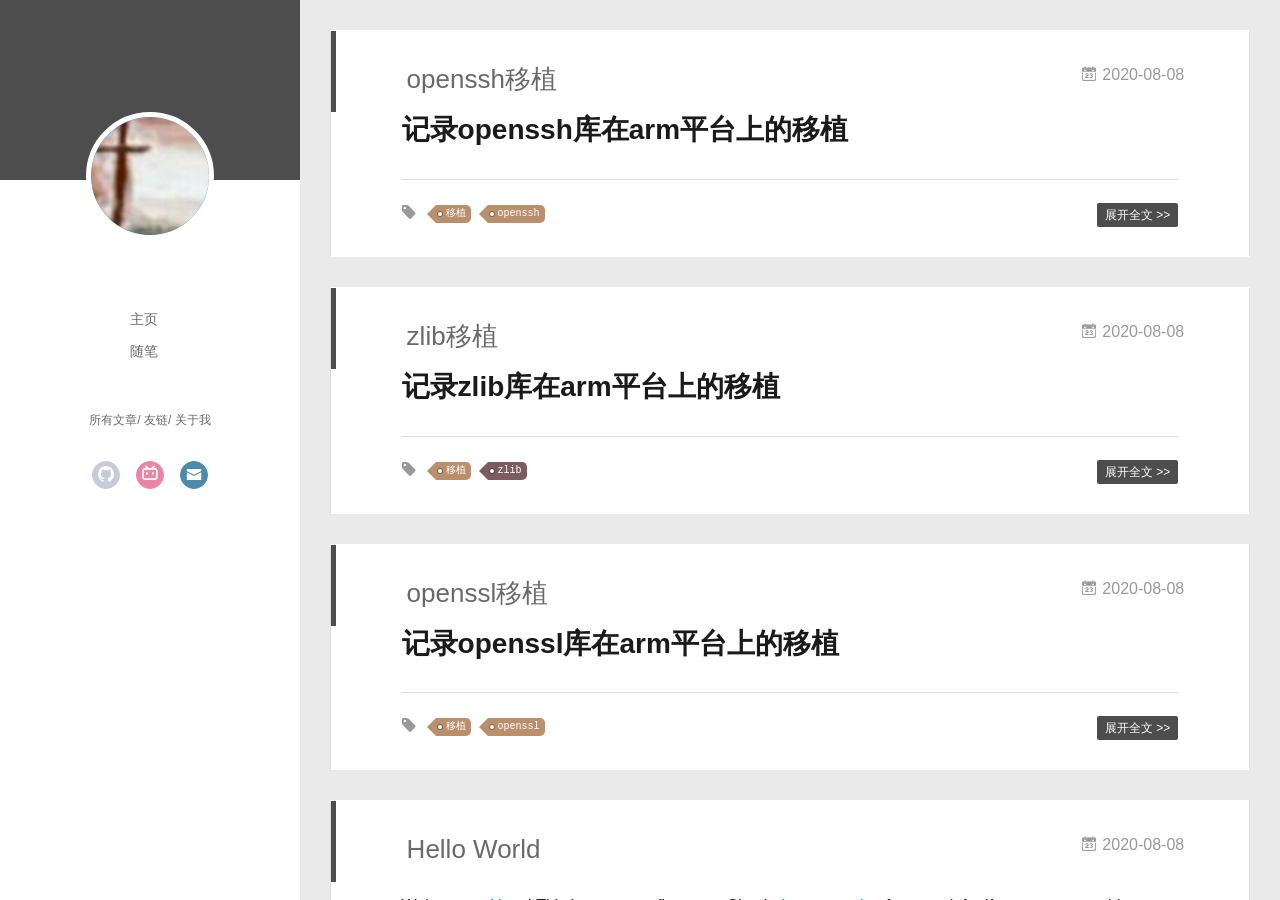
<file: index.html>
<!DOCTYPE html>
<html>
<head>
  <meta charset="utf-8">
  
<script>
var _hmt = _hmt || [];
(function() {
  var hm = document.createElement("script");
  hm.src = "https://hm.baidu.com/hm.js?85e80de7c28f6a222207e1ec0d5699f9";
  var s = document.getElementsByTagName("script")[0]; 
  s.parentNode.insertBefore(hm, s);
})();
</script>


  
  <meta name="renderer" content="webkit">
  <meta http-equiv="X-UA-Compatible" content="IE=edge" >
  <link rel="dns-prefetch" href="https://blog.yhuan.top">
  <title>yHuan Personal Blog</title>
  <meta name="viewport" content="width=device-width, initial-scale=1, maximum-scale=1">
  <meta property="og:type" content="website">
<meta property="og:title" content="yHuan Personal Blog">
<meta property="og:url" content="https://blog.yhuan.top/index.html">
<meta property="og:site_name" content="yHuan Personal Blog">
<meta property="og:locale" content="zh_CN">
<meta property="article:author" content="yhuan416">
<meta name="twitter:card" content="summary">
  
    <link rel="alternative" href="/atom.xml" title="yHuan Personal Blog" type="application/atom+xml">
  
  
    <link rel="icon" href="/favicon.png">
  
  <link rel="stylesheet" type="text/css" href="/./main.0cf68a.css">
  <style type="text/css">
  
    #container.show {
      background: linear-gradient(200deg,#a0cfe4,#e8c37e);
    }
  </style>
  

  
<script>
var _hmt = _hmt || [];
(function() {
  var hm = document.createElement("script");
  hm.src = "https://hm.baidu.com/hm.js?85e80de7c28f6a222207e1ec0d5699f9";
  var s = document.getElementsByTagName("script")[0]; 
  s.parentNode.insertBefore(hm, s);
})();
</script>


<meta name="generator" content="Hexo 5.0.0"></head>

<body>
  <div id="container" q-class="show:isCtnShow">
    <canvas id="anm-canvas" class="anm-canvas"></canvas>
    <div class="left-col" q-class="show:isShow">
      
<div class="overlay" style="background: #4d4d4d"></div>
<div class="intrude-less">
	<header id="header" class="inner">
		<a href="/" class="profilepic">
			<img src="/img/头像.jpg" class="js-avatar">
		</a>
		<hgroup>
		  <h1 class="header-author"><a href="/"></a></h1>
		</hgroup>
		

		<nav class="header-menu">
			<ul>
			
				<li><a href="/">主页</a></li>
	        
				<li><a href="/tags/%E9%9A%8F%E7%AC%94/">随笔</a></li>
	        
			</ul>
		</nav>
		<nav class="header-smart-menu">
    		
    			
    			<a q-on="click: openSlider(e, 'innerArchive')" href="javascript:void(0)">所有文章</a>
    			
            
    			
    			<a q-on="click: openSlider(e, 'friends')" href="javascript:void(0)">友链</a>
    			
            
    			
    			<a q-on="click: openSlider(e, 'aboutme')" href="javascript:void(0)">关于我</a>
    			
            
		</nav>
		<nav class="header-nav">
			<div class="social">
				
					<a class="github" target="_blank" href="https://github.com/yhuan416" title="github"><i class="icon-github"></i></a>
		        
					<a class="bilibili" target="_blank" href="https://space.bilibili.com/25813269" title="bilibili"><i class="icon-bilibili"></i></a>
		        
					<a class="mail" target="_blank" href="mailto:1290635392@qq.com" title="mail"><i class="icon-mail"></i></a>
		        
			</div>
		</nav>
	</header>		
</div>

    </div>
    <div class="mid-col" q-class="show:isShow,hide:isShow|isFalse">
      
<nav id="mobile-nav">
  	<div class="overlay js-overlay" style="background: #4d4d4d"></div>
	<div class="btnctn js-mobile-btnctn">
  		<div class="slider-trigger list" q-on="click: openSlider(e)"><i class="icon icon-sort"></i></div>
	</div>
	<div class="intrude-less">
		<header id="header" class="inner">
			<div class="profilepic">
				<img src="/img/头像.jpg" class="js-avatar">
			</div>
			<hgroup>
			  <h1 class="header-author js-header-author"></h1>
			</hgroup>
			
			
			
				
			
				
			
			
			
			<nav class="header-nav">
				<div class="social">
					
						<a class="github" target="_blank" href="https://github.com/yhuan416" title="github"><i class="icon-github"></i></a>
			        
						<a class="bilibili" target="_blank" href="https://space.bilibili.com/25813269" title="bilibili"><i class="icon-bilibili"></i></a>
			        
						<a class="mail" target="_blank" href="mailto:1290635392@qq.com" title="mail"><i class="icon-mail"></i></a>
			        
				</div>
			</nav>

			<nav class="header-menu js-header-menu">
				<ul style="width: 50%">
				
				
					<li style="width: 50%"><a href="/">主页</a></li>
		        
					<li style="width: 50%"><a href="/tags/%E9%9A%8F%E7%AC%94/">随笔</a></li>
		        
				</ul>
			</nav>
		</header>				
	</div>
	<div class="mobile-mask" style="display:none" q-show="isShow"></div>
</nav>

      <div id="wrapper" class="body-wrap">
        <div class="menu-l">
          <div class="canvas-wrap">
            <canvas data-colors="#eaeaea" data-sectionHeight="100" data-contentId="js-content" id="myCanvas1" class="anm-canvas"></canvas>
          </div>
          <div id="js-content" class="content-ll">
            
  
    <article id="post-openssh移植" class="article article-type-post  article-index" itemscope itemprop="blogPost">
  <div class="article-inner">
    
      <header class="article-header">
        
  
    <h1 itemprop="name">
      <a class="article-title" href="/2020/08/08/openssh%E7%A7%BB%E6%A4%8D/">openssh移植</a>
    </h1>
  

        
        <a href="/2020/08/08/openssh%E7%A7%BB%E6%A4%8D/" class="archive-article-date">
  	<time datetime="2020-08-08T15:58:29.000Z" itemprop="datePublished"><i class="icon-calendar icon"></i>2020-08-08</time>
</a>
        
      </header>
    
    <div class="article-entry" itemprop="articleBody">
      
        <h1 id="记录openssh库在arm平台上的移植"><a href="#记录openssh库在arm平台上的移植" class="headerlink" title="记录openssh库在arm平台上的移植"></a>记录openssh库在arm平台上的移植</h1>
        
      

      
    </div>
    <div class="article-info article-info-index">
      
      
	<div class="article-tag tagcloud">
		<i class="icon-price-tags icon"></i>
		<ul class="article-tag-list">
			 
        		<li class="article-tag-list-item">
        			<a href="javascript:void(0)" class="js-tag article-tag-list-link color3">移植</a>
        		</li>
      		 
        		<li class="article-tag-list-item">
        			<a href="javascript:void(0)" class="js-tag article-tag-list-link color3">openssh</a>
        		</li>
      		
		</ul>
	</div>

      
      

      
        <p class="article-more-link">
          <a class="article-more-a" href="/2020/08/08/openssh%E7%A7%BB%E6%A4%8D/">展开全文 >></a>
        </p>
      

      
      <div class="clearfix"></div>
    </div>
  </div>
</article>

<aside class="wrap-side-operation">
    <div class="mod-side-operation">
        
        <div class="jump-container" id="js-jump-container" style="display:none;">
            <a href="javascript:void(0)" class="mod-side-operation__jump-to-top">
                <i class="icon-font icon-back"></i>
            </a>
            <div id="js-jump-plan-container" class="jump-plan-container" style="top: -11px;">
                <i class="icon-font icon-plane jump-plane"></i>
            </div>
        </div>
        
        
    </div>
</aside>




  
    <article id="post-zlib移植" class="article article-type-post  article-index" itemscope itemprop="blogPost">
  <div class="article-inner">
    
      <header class="article-header">
        
  
    <h1 itemprop="name">
      <a class="article-title" href="/2020/08/08/zlib%E7%A7%BB%E6%A4%8D/">zlib移植</a>
    </h1>
  

        
        <a href="/2020/08/08/zlib%E7%A7%BB%E6%A4%8D/" class="archive-article-date">
  	<time datetime="2020-08-08T15:39:25.000Z" itemprop="datePublished"><i class="icon-calendar icon"></i>2020-08-08</time>
</a>
        
      </header>
    
    <div class="article-entry" itemprop="articleBody">
      
        <h1 id="记录zlib库在arm平台上的移植"><a href="#记录zlib库在arm平台上的移植" class="headerlink" title="记录zlib库在arm平台上的移植"></a>记录zlib库在arm平台上的移植</h1>
        
      

      
    </div>
    <div class="article-info article-info-index">
      
      
	<div class="article-tag tagcloud">
		<i class="icon-price-tags icon"></i>
		<ul class="article-tag-list">
			 
        		<li class="article-tag-list-item">
        			<a href="javascript:void(0)" class="js-tag article-tag-list-link color3">移植</a>
        		</li>
      		 
        		<li class="article-tag-list-item">
        			<a href="javascript:void(0)" class="js-tag article-tag-list-link color5">zlib</a>
        		</li>
      		
		</ul>
	</div>

      
      

      
        <p class="article-more-link">
          <a class="article-more-a" href="/2020/08/08/zlib%E7%A7%BB%E6%A4%8D/">展开全文 >></a>
        </p>
      

      
      <div class="clearfix"></div>
    </div>
  </div>
</article>

<aside class="wrap-side-operation">
    <div class="mod-side-operation">
        
        <div class="jump-container" id="js-jump-container" style="display:none;">
            <a href="javascript:void(0)" class="mod-side-operation__jump-to-top">
                <i class="icon-font icon-back"></i>
            </a>
            <div id="js-jump-plan-container" class="jump-plan-container" style="top: -11px;">
                <i class="icon-font icon-plane jump-plane"></i>
            </div>
        </div>
        
        
    </div>
</aside>




  
    <article id="post-openssl移植" class="article article-type-post  article-index" itemscope itemprop="blogPost">
  <div class="article-inner">
    
      <header class="article-header">
        
  
    <h1 itemprop="name">
      <a class="article-title" href="/2020/08/08/openssl%E7%A7%BB%E6%A4%8D/">openssl移植</a>
    </h1>
  

        
        <a href="/2020/08/08/openssl%E7%A7%BB%E6%A4%8D/" class="archive-article-date">
  	<time datetime="2020-08-08T15:10:01.000Z" itemprop="datePublished"><i class="icon-calendar icon"></i>2020-08-08</time>
</a>
        
      </header>
    
    <div class="article-entry" itemprop="articleBody">
      
        <h1 id="记录openssl库在arm平台上的移植"><a href="#记录openssl库在arm平台上的移植" class="headerlink" title="记录openssl库在arm平台上的移植"></a>记录openssl库在arm平台上的移植</h1>
        
      

      
    </div>
    <div class="article-info article-info-index">
      
      
	<div class="article-tag tagcloud">
		<i class="icon-price-tags icon"></i>
		<ul class="article-tag-list">
			 
        		<li class="article-tag-list-item">
        			<a href="javascript:void(0)" class="js-tag article-tag-list-link color3">移植</a>
        		</li>
      		 
        		<li class="article-tag-list-item">
        			<a href="javascript:void(0)" class="js-tag article-tag-list-link color3">openssl</a>
        		</li>
      		
		</ul>
	</div>

      
      

      
        <p class="article-more-link">
          <a class="article-more-a" href="/2020/08/08/openssl%E7%A7%BB%E6%A4%8D/">展开全文 >></a>
        </p>
      

      
      <div class="clearfix"></div>
    </div>
  </div>
</article>

<aside class="wrap-side-operation">
    <div class="mod-side-operation">
        
        <div class="jump-container" id="js-jump-container" style="display:none;">
            <a href="javascript:void(0)" class="mod-side-operation__jump-to-top">
                <i class="icon-font icon-back"></i>
            </a>
            <div id="js-jump-plan-container" class="jump-plan-container" style="top: -11px;">
                <i class="icon-font icon-plane jump-plane"></i>
            </div>
        </div>
        
        
    </div>
</aside>




  
    <article id="post-hello-world" class="article article-type-post  article-index" itemscope itemprop="blogPost">
  <div class="article-inner">
    
      <header class="article-header">
        
  
    <h1 itemprop="name">
      <a class="article-title" href="/2020/08/08/hello-world/">Hello World</a>
    </h1>
  

        
        <a href="/2020/08/08/hello-world/" class="archive-article-date">
  	<time datetime="2020-08-08T14:23:38.701Z" itemprop="datePublished"><i class="icon-calendar icon"></i>2020-08-08</time>
</a>
        
      </header>
    
    <div class="article-entry" itemprop="articleBody">
      
        <p>Welcome to <a target="_blank" rel="noopener" href="https://hexo.io/">Hexo</a>! This is your very first post. Check <a target="_blank" rel="noopener" href="https://hexo.io/docs/">documentation</a> for more info. If you get any problems when using Hexo, you can find the answer in <a target="_blank" rel="noopener" href="https://hexo.io/docs/troubleshooting.html">troubleshooting</a> or you can ask me on <a target="_blank" rel="noopener" href="https://github.com/hexojs/hexo/issues">GitHub</a>.</p>
<h2 id="Quick-Start"><a href="#Quick-Start" class="headerlink" title="Quick Start"></a>Quick Start</h2><h3 id="Create-a-new-post"><a href="#Create-a-new-post" class="headerlink" title="Create a new post"></a>Create a new post</h3><figure class="highlight bash"><table><tr><td class="gutter"><pre><span class="line">1</span><br></pre></td><td class="code"><pre><span class="line">$ hexo new <span class="string">&quot;My New Post&quot;</span></span><br></pre></td></tr></table></figure>

<p>More info: <a target="_blank" rel="noopener" href="https://hexo.io/docs/writing.html">Writing</a></p>
<h3 id="Run-server"><a href="#Run-server" class="headerlink" title="Run server"></a>Run server</h3><figure class="highlight bash"><table><tr><td class="gutter"><pre><span class="line">1</span><br></pre></td><td class="code"><pre><span class="line">$ hexo server</span><br></pre></td></tr></table></figure>

<p>More info: <a target="_blank" rel="noopener" href="https://hexo.io/docs/server.html">Server</a></p>
<h3 id="Generate-static-files"><a href="#Generate-static-files" class="headerlink" title="Generate static files"></a>Generate static files</h3><figure class="highlight bash"><table><tr><td class="gutter"><pre><span class="line">1</span><br></pre></td><td class="code"><pre><span class="line">$ hexo generate</span><br></pre></td></tr></table></figure>

<p>More info: <a target="_blank" rel="noopener" href="https://hexo.io/docs/generating.html">Generating</a></p>
<h3 id="Deploy-to-remote-sites"><a href="#Deploy-to-remote-sites" class="headerlink" title="Deploy to remote sites"></a>Deploy to remote sites</h3><figure class="highlight bash"><table><tr><td class="gutter"><pre><span class="line">1</span><br></pre></td><td class="code"><pre><span class="line">$ hexo deploy</span><br></pre></td></tr></table></figure>

<p>More info: <a target="_blank" rel="noopener" href="https://hexo.io/docs/one-command-deployment.html">Deployment</a></p>

      

      
    </div>
    <div class="article-info article-info-index">
      
      
      
      

      
        <p class="article-more-link">
          <a class="article-more-a" href="/2020/08/08/hello-world/">展开全文 >></a>
        </p>
      

      
      <div class="clearfix"></div>
    </div>
  </div>
</article>

<aside class="wrap-side-operation">
    <div class="mod-side-operation">
        
        <div class="jump-container" id="js-jump-container" style="display:none;">
            <a href="javascript:void(0)" class="mod-side-operation__jump-to-top">
                <i class="icon-font icon-back"></i>
            </a>
            <div id="js-jump-plan-container" class="jump-plan-container" style="top: -11px;">
                <i class="icon-font icon-plane jump-plane"></i>
            </div>
        </div>
        
        
    </div>
</aside>




  
  


          </div>
        </div>
      </div>
      <footer id="footer">
  <div class="outer">
    <div id="footer-info">
    	<div class="footer-left">
    		&copy; 2020 yhuan416
    	</div>
      	<div class="footer-right">
      		<a href="http://hexo.io/" target="_blank">Hexo</a>  Theme <a href="https://github.com/litten/hexo-theme-yilia" target="_blank">Yilia</a> by Litten
			<!-- # PV方式，单个用户连续点击 n 篇，记录 n 次记录值 -->
			<span id="busuanzi_container_site_pv"> 总访问量: <span id="busuanzi_value_site_pv"></span> /</span>
			<!-- # UV方式，单个用户连续点击 n 篇，记录 1 次记录值 -->
			<span id="busuanzi_container_site_uv">  访客数:<span id="busuanzi_value_site_uv"></span></span>
		</div>
    </div>
  </div>
</footer>
    </div>
    <script>
	var yiliaConfig = {
		mathjax: false,
		isHome: true,
		isPost: false,
		isArchive: false,
		isTag: false,
		isCategory: false,
		open_in_new: false,
		toc_hide_index: true,
		root: "/",
		innerArchive: true,
		showTags: false
	}
</script>

<script async src="//busuanzi.ibruce.info/busuanzi/2.3/busuanzi.pure.mini.js"></script>


<script>!function(t){function n(e){if(r[e])return r[e].exports;var i=r[e]={exports:{},id:e,loaded:!1};return t[e].call(i.exports,i,i.exports,n),i.loaded=!0,i.exports}var r={};n.m=t,n.c=r,n.p="./",n(0)}([function(t,n,r){r(195),t.exports=r(191)},function(t,n,r){var e=r(3),i=r(52),o=r(27),u=r(28),c=r(53),f="prototype",a=function(t,n,r){var s,l,h,v,p=t&a.F,d=t&a.G,y=t&a.S,g=t&a.P,b=t&a.B,m=d?e:y?e[n]||(e[n]={}):(e[n]||{})[f],x=d?i:i[n]||(i[n]={}),w=x[f]||(x[f]={});d&&(r=n);for(s in r)l=!p&&m&&void 0!==m[s],h=(l?m:r)[s],v=b&&l?c(h,e):g&&"function"==typeof h?c(Function.call,h):h,m&&u(m,s,h,t&a.U),x[s]!=h&&o(x,s,v),g&&w[s]!=h&&(w[s]=h)};e.core=i,a.F=1,a.G=2,a.S=4,a.P=8,a.B=16,a.W=32,a.U=64,a.R=128,t.exports=a},function(t,n,r){var e=r(6);t.exports=function(t){if(!e(t))throw TypeError(t+" is not an object!");return t}},function(t,n){var r=t.exports="undefined"!=typeof window&&window.Math==Math?window:"undefined"!=typeof self&&self.Math==Math?self:Function("return this")();"number"==typeof __g&&(__g=r)},function(t,n){t.exports=function(t){try{return!!t()}catch(t){return!0}}},function(t,n){var r=t.exports="undefined"!=typeof window&&window.Math==Math?window:"undefined"!=typeof self&&self.Math==Math?self:Function("return this")();"number"==typeof __g&&(__g=r)},function(t,n){t.exports=function(t){return"object"==typeof t?null!==t:"function"==typeof t}},function(t,n,r){var e=r(126)("wks"),i=r(76),o=r(3).Symbol,u="function"==typeof o;(t.exports=function(t){return e[t]||(e[t]=u&&o[t]||(u?o:i)("Symbol."+t))}).store=e},function(t,n){var r={}.hasOwnProperty;t.exports=function(t,n){return r.call(t,n)}},function(t,n,r){var e=r(94),i=r(33);t.exports=function(t){return e(i(t))}},function(t,n,r){t.exports=!r(4)(function(){return 7!=Object.defineProperty({},"a",{get:function(){return 7}}).a})},function(t,n,r){var e=r(2),i=r(167),o=r(50),u=Object.defineProperty;n.f=r(10)?Object.defineProperty:function(t,n,r){if(e(t),n=o(n,!0),e(r),i)try{return u(t,n,r)}catch(t){}if("get"in r||"set"in r)throw TypeError("Accessors not supported!");return"value"in r&&(t[n]=r.value),t}},function(t,n,r){t.exports=!r(18)(function(){return 7!=Object.defineProperty({},"a",{get:function(){return 7}}).a})},function(t,n,r){var e=r(14),i=r(22);t.exports=r(12)?function(t,n,r){return e.f(t,n,i(1,r))}:function(t,n,r){return t[n]=r,t}},function(t,n,r){var e=r(20),i=r(58),o=r(42),u=Object.defineProperty;n.f=r(12)?Object.defineProperty:function(t,n,r){if(e(t),n=o(n,!0),e(r),i)try{return u(t,n,r)}catch(t){}if("get"in r||"set"in r)throw TypeError("Accessors not supported!");return"value"in r&&(t[n]=r.value),t}},function(t,n,r){var e=r(40)("wks"),i=r(23),o=r(5).Symbol,u="function"==typeof o;(t.exports=function(t){return e[t]||(e[t]=u&&o[t]||(u?o:i)("Symbol."+t))}).store=e},function(t,n,r){var e=r(67),i=Math.min;t.exports=function(t){return t>0?i(e(t),9007199254740991):0}},function(t,n,r){var e=r(46);t.exports=function(t){return Object(e(t))}},function(t,n){t.exports=function(t){try{return!!t()}catch(t){return!0}}},function(t,n,r){var e=r(63),i=r(34);t.exports=Object.keys||function(t){return e(t,i)}},function(t,n,r){var e=r(21);t.exports=function(t){if(!e(t))throw TypeError(t+" is not an object!");return t}},function(t,n){t.exports=function(t){return"object"==typeof t?null!==t:"function"==typeof t}},function(t,n){t.exports=function(t,n){return{enumerable:!(1&t),configurable:!(2&t),writable:!(4&t),value:n}}},function(t,n){var r=0,e=Math.random();t.exports=function(t){return"Symbol(".concat(void 0===t?"":t,")_",(++r+e).toString(36))}},function(t,n){var r={}.hasOwnProperty;t.exports=function(t,n){return r.call(t,n)}},function(t,n){var r=t.exports={version:"2.4.0"};"number"==typeof __e&&(__e=r)},function(t,n){t.exports=function(t){if("function"!=typeof t)throw TypeError(t+" is not a function!");return t}},function(t,n,r){var e=r(11),i=r(66);t.exports=r(10)?function(t,n,r){return e.f(t,n,i(1,r))}:function(t,n,r){return t[n]=r,t}},function(t,n,r){var e=r(3),i=r(27),o=r(24),u=r(76)("src"),c="toString",f=Function[c],a=(""+f).split(c);r(52).inspectSource=function(t){return f.call(t)},(t.exports=function(t,n,r,c){var f="function"==typeof r;f&&(o(r,"name")||i(r,"name",n)),t[n]!==r&&(f&&(o(r,u)||i(r,u,t[n]?""+t[n]:a.join(String(n)))),t===e?t[n]=r:c?t[n]?t[n]=r:i(t,n,r):(delete t[n],i(t,n,r)))})(Function.prototype,c,function(){return"function"==typeof this&&this[u]||f.call(this)})},function(t,n,r){var e=r(1),i=r(4),o=r(46),u=function(t,n,r,e){var i=String(o(t)),u="<"+n;return""!==r&&(u+=" "+r+'="'+String(e).replace(/"/g,"&quot;")+'"'),u+">"+i+"</"+n+">"};t.exports=function(t,n){var r={};r[t]=n(u),e(e.P+e.F*i(function(){var n=""[t]('"');return n!==n.toLowerCase()||n.split('"').length>3}),"String",r)}},function(t,n,r){var e=r(115),i=r(46);t.exports=function(t){return e(i(t))}},function(t,n,r){var e=r(116),i=r(66),o=r(30),u=r(50),c=r(24),f=r(167),a=Object.getOwnPropertyDescriptor;n.f=r(10)?a:function(t,n){if(t=o(t),n=u(n,!0),f)try{return a(t,n)}catch(t){}if(c(t,n))return i(!e.f.call(t,n),t[n])}},function(t,n,r){var e=r(24),i=r(17),o=r(145)("IE_PROTO"),u=Object.prototype;t.exports=Object.getPrototypeOf||function(t){return t=i(t),e(t,o)?t[o]:"function"==typeof t.constructor&&t instanceof t.constructor?t.constructor.prototype:t instanceof Object?u:null}},function(t,n){t.exports=function(t){if(void 0==t)throw TypeError("Can't call method on  "+t);return t}},function(t,n){t.exports="constructor,hasOwnProperty,isPrototypeOf,propertyIsEnumerable,toLocaleString,toString,valueOf".split(",")},function(t,n){t.exports={}},function(t,n){t.exports=!0},function(t,n){n.f={}.propertyIsEnumerable},function(t,n,r){var e=r(14).f,i=r(8),o=r(15)("toStringTag");t.exports=function(t,n,r){t&&!i(t=r?t:t.prototype,o)&&e(t,o,{configurable:!0,value:n})}},function(t,n,r){var e=r(40)("keys"),i=r(23);t.exports=function(t){return e[t]||(e[t]=i(t))}},function(t,n,r){var e=r(5),i="__core-js_shared__",o=e[i]||(e[i]={});t.exports=function(t){return o[t]||(o[t]={})}},function(t,n){var r=Math.ceil,e=Math.floor;t.exports=function(t){return isNaN(t=+t)?0:(t>0?e:r)(t)}},function(t,n,r){var e=r(21);t.exports=function(t,n){if(!e(t))return t;var r,i;if(n&&"function"==typeof(r=t.toString)&&!e(i=r.call(t)))return i;if("function"==typeof(r=t.valueOf)&&!e(i=r.call(t)))return i;if(!n&&"function"==typeof(r=t.toString)&&!e(i=r.call(t)))return i;throw TypeError("Can't convert object to primitive value")}},function(t,n,r){var e=r(5),i=r(25),o=r(36),u=r(44),c=r(14).f;t.exports=function(t){var n=i.Symbol||(i.Symbol=o?{}:e.Symbol||{});"_"==t.charAt(0)||t in n||c(n,t,{value:u.f(t)})}},function(t,n,r){n.f=r(15)},function(t,n){var r={}.toString;t.exports=function(t){return r.call(t).slice(8,-1)}},function(t,n){t.exports=function(t){if(void 0==t)throw TypeError("Can't call method on  "+t);return t}},function(t,n,r){var e=r(4);t.exports=function(t,n){return!!t&&e(function(){n?t.call(null,function(){},1):t.call(null)})}},function(t,n,r){var e=r(53),i=r(115),o=r(17),u=r(16),c=r(203);t.exports=function(t,n){var r=1==t,f=2==t,a=3==t,s=4==t,l=6==t,h=5==t||l,v=n||c;return function(n,c,p){for(var d,y,g=o(n),b=i(g),m=e(c,p,3),x=u(b.length),w=0,S=r?v(n,x):f?v(n,0):void 0;x>w;w++)if((h||w in b)&&(d=b[w],y=m(d,w,g),t))if(r)S[w]=y;else if(y)switch(t){case 3:return!0;case 5:return d;case 6:return w;case 2:S.push(d)}else if(s)return!1;return l?-1:a||s?s:S}}},function(t,n,r){var e=r(1),i=r(52),o=r(4);t.exports=function(t,n){var r=(i.Object||{})[t]||Object[t],u={};u[t]=n(r),e(e.S+e.F*o(function(){r(1)}),"Object",u)}},function(t,n,r){var e=r(6);t.exports=function(t,n){if(!e(t))return t;var r,i;if(n&&"function"==typeof(r=t.toString)&&!e(i=r.call(t)))return i;if("function"==typeof(r=t.valueOf)&&!e(i=r.call(t)))return i;if(!n&&"function"==typeof(r=t.toString)&&!e(i=r.call(t)))return i;throw TypeError("Can't convert object to primitive value")}},function(t,n,r){var e=r(5),i=r(25),o=r(91),u=r(13),c="prototype",f=function(t,n,r){var a,s,l,h=t&f.F,v=t&f.G,p=t&f.S,d=t&f.P,y=t&f.B,g=t&f.W,b=v?i:i[n]||(i[n]={}),m=b[c],x=v?e:p?e[n]:(e[n]||{})[c];v&&(r=n);for(a in r)(s=!h&&x&&void 0!==x[a])&&a in b||(l=s?x[a]:r[a],b[a]=v&&"function"!=typeof x[a]?r[a]:y&&s?o(l,e):g&&x[a]==l?function(t){var n=function(n,r,e){if(this instanceof t){switch(arguments.length){case 0:return new t;case 1:return new t(n);case 2:return new t(n,r)}return new t(n,r,e)}return t.apply(this,arguments)};return n[c]=t[c],n}(l):d&&"function"==typeof l?o(Function.call,l):l,d&&((b.virtual||(b.virtual={}))[a]=l,t&f.R&&m&&!m[a]&&u(m,a,l)))};f.F=1,f.G=2,f.S=4,f.P=8,f.B=16,f.W=32,f.U=64,f.R=128,t.exports=f},function(t,n){var r=t.exports={version:"2.4.0"};"number"==typeof __e&&(__e=r)},function(t,n,r){var e=r(26);t.exports=function(t,n,r){if(e(t),void 0===n)return t;switch(r){case 1:return function(r){return t.call(n,r)};case 2:return function(r,e){return t.call(n,r,e)};case 3:return function(r,e,i){return t.call(n,r,e,i)}}return function(){return t.apply(n,arguments)}}},function(t,n,r){var e=r(183),i=r(1),o=r(126)("metadata"),u=o.store||(o.store=new(r(186))),c=function(t,n,r){var i=u.get(t);if(!i){if(!r)return;u.set(t,i=new e)}var o=i.get(n);if(!o){if(!r)return;i.set(n,o=new e)}return o},f=function(t,n,r){var e=c(n,r,!1);return void 0!==e&&e.has(t)},a=function(t,n,r){var e=c(n,r,!1);return void 0===e?void 0:e.get(t)},s=function(t,n,r,e){c(r,e,!0).set(t,n)},l=function(t,n){var r=c(t,n,!1),e=[];return r&&r.forEach(function(t,n){e.push(n)}),e},h=function(t){return void 0===t||"symbol"==typeof t?t:String(t)},v=function(t){i(i.S,"Reflect",t)};t.exports={store:u,map:c,has:f,get:a,set:s,keys:l,key:h,exp:v}},function(t,n,r){"use strict";if(r(10)){var e=r(69),i=r(3),o=r(4),u=r(1),c=r(127),f=r(152),a=r(53),s=r(68),l=r(66),h=r(27),v=r(73),p=r(67),d=r(16),y=r(75),g=r(50),b=r(24),m=r(180),x=r(114),w=r(6),S=r(17),_=r(137),O=r(70),E=r(32),P=r(71).f,j=r(154),F=r(76),M=r(7),A=r(48),N=r(117),T=r(146),I=r(155),k=r(80),L=r(123),R=r(74),C=r(130),D=r(160),U=r(11),W=r(31),G=U.f,B=W.f,V=i.RangeError,z=i.TypeError,q=i.Uint8Array,K="ArrayBuffer",J="Shared"+K,Y="BYTES_PER_ELEMENT",H="prototype",$=Array[H],X=f.ArrayBuffer,Q=f.DataView,Z=A(0),tt=A(2),nt=A(3),rt=A(4),et=A(5),it=A(6),ot=N(!0),ut=N(!1),ct=I.values,ft=I.keys,at=I.entries,st=$.lastIndexOf,lt=$.reduce,ht=$.reduceRight,vt=$.join,pt=$.sort,dt=$.slice,yt=$.toString,gt=$.toLocaleString,bt=M("iterator"),mt=M("toStringTag"),xt=F("typed_constructor"),wt=F("def_constructor"),St=c.CONSTR,_t=c.TYPED,Ot=c.VIEW,Et="Wrong length!",Pt=A(1,function(t,n){return Tt(T(t,t[wt]),n)}),jt=o(function(){return 1===new q(new Uint16Array([1]).buffer)[0]}),Ft=!!q&&!!q[H].set&&o(function(){new q(1).set({})}),Mt=function(t,n){if(void 0===t)throw z(Et);var r=+t,e=d(t);if(n&&!m(r,e))throw V(Et);return e},At=function(t,n){var r=p(t);if(r<0||r%n)throw V("Wrong offset!");return r},Nt=function(t){if(w(t)&&_t in t)return t;throw z(t+" is not a typed array!")},Tt=function(t,n){if(!(w(t)&&xt in t))throw z("It is not a typed array constructor!");return new t(n)},It=function(t,n){return kt(T(t,t[wt]),n)},kt=function(t,n){for(var r=0,e=n.length,i=Tt(t,e);e>r;)i[r]=n[r++];return i},Lt=function(t,n,r){G(t,n,{get:function(){return this._d[r]}})},Rt=function(t){var n,r,e,i,o,u,c=S(t),f=arguments.length,s=f>1?arguments[1]:void 0,l=void 0!==s,h=j(c);if(void 0!=h&&!_(h)){for(u=h.call(c),e=[],n=0;!(o=u.next()).done;n++)e.push(o.value);c=e}for(l&&f>2&&(s=a(s,arguments[2],2)),n=0,r=d(c.length),i=Tt(this,r);r>n;n++)i[n]=l?s(c[n],n):c[n];return i},Ct=function(){for(var t=0,n=arguments.length,r=Tt(this,n);n>t;)r[t]=arguments[t++];return r},Dt=!!q&&o(function(){gt.call(new q(1))}),Ut=function(){return gt.apply(Dt?dt.call(Nt(this)):Nt(this),arguments)},Wt={copyWithin:function(t,n){return D.call(Nt(this),t,n,arguments.length>2?arguments[2]:void 0)},every:function(t){return rt(Nt(this),t,arguments.length>1?arguments[1]:void 0)},fill:function(t){return C.apply(Nt(this),arguments)},filter:function(t){return It(this,tt(Nt(this),t,arguments.length>1?arguments[1]:void 0))},find:function(t){return et(Nt(this),t,arguments.length>1?arguments[1]:void 0)},findIndex:function(t){return it(Nt(this),t,arguments.length>1?arguments[1]:void 0)},forEach:function(t){Z(Nt(this),t,arguments.length>1?arguments[1]:void 0)},indexOf:function(t){return ut(Nt(this),t,arguments.length>1?arguments[1]:void 0)},includes:function(t){return ot(Nt(this),t,arguments.length>1?arguments[1]:void 0)},join:function(t){return vt.apply(Nt(this),arguments)},lastIndexOf:function(t){return st.apply(Nt(this),arguments)},map:function(t){return Pt(Nt(this),t,arguments.length>1?arguments[1]:void 0)},reduce:function(t){return lt.apply(Nt(this),arguments)},reduceRight:function(t){return ht.apply(Nt(this),arguments)},reverse:function(){for(var t,n=this,r=Nt(n).length,e=Math.floor(r/2),i=0;i<e;)t=n[i],n[i++]=n[--r],n[r]=t;return n},some:function(t){return nt(Nt(this),t,arguments.length>1?arguments[1]:void 0)},sort:function(t){return pt.call(Nt(this),t)},subarray:function(t,n){var r=Nt(this),e=r.length,i=y(t,e);return new(T(r,r[wt]))(r.buffer,r.byteOffset+i*r.BYTES_PER_ELEMENT,d((void 0===n?e:y(n,e))-i))}},Gt=function(t,n){return It(this,dt.call(Nt(this),t,n))},Bt=function(t){Nt(this);var n=At(arguments[1],1),r=this.length,e=S(t),i=d(e.length),o=0;if(i+n>r)throw V(Et);for(;o<i;)this[n+o]=e[o++]},Vt={entries:function(){return at.call(Nt(this))},keys:function(){return ft.call(Nt(this))},values:function(){return ct.call(Nt(this))}},zt=function(t,n){return w(t)&&t[_t]&&"symbol"!=typeof n&&n in t&&String(+n)==String(n)},qt=function(t,n){return zt(t,n=g(n,!0))?l(2,t[n]):B(t,n)},Kt=function(t,n,r){return!(zt(t,n=g(n,!0))&&w(r)&&b(r,"value"))||b(r,"get")||b(r,"set")||r.configurable||b(r,"writable")&&!r.writable||b(r,"enumerable")&&!r.enumerable?G(t,n,r):(t[n]=r.value,t)};St||(W.f=qt,U.f=Kt),u(u.S+u.F*!St,"Object",{getOwnPropertyDescriptor:qt,defineProperty:Kt}),o(function(){yt.call({})})&&(yt=gt=function(){return vt.call(this)});var Jt=v({},Wt);v(Jt,Vt),h(Jt,bt,Vt.values),v(Jt,{slice:Gt,set:Bt,constructor:function(){},toString:yt,toLocaleString:Ut}),Lt(Jt,"buffer","b"),Lt(Jt,"byteOffset","o"),Lt(Jt,"byteLength","l"),Lt(Jt,"length","e"),G(Jt,mt,{get:function(){return this[_t]}}),t.exports=function(t,n,r,f){f=!!f;var a=t+(f?"Clamped":"")+"Array",l="Uint8Array"!=a,v="get"+t,p="set"+t,y=i[a],g=y||{},b=y&&E(y),m=!y||!c.ABV,S={},_=y&&y[H],j=function(t,r){var e=t._d;return e.v[v](r*n+e.o,jt)},F=function(t,r,e){var i=t._d;f&&(e=(e=Math.round(e))<0?0:e>255?255:255&e),i.v[p](r*n+i.o,e,jt)},M=function(t,n){G(t,n,{get:function(){return j(this,n)},set:function(t){return F(this,n,t)},enumerable:!0})};m?(y=r(function(t,r,e,i){s(t,y,a,"_d");var o,u,c,f,l=0,v=0;if(w(r)){if(!(r instanceof X||(f=x(r))==K||f==J))return _t in r?kt(y,r):Rt.call(y,r);o=r,v=At(e,n);var p=r.byteLength;if(void 0===i){if(p%n)throw V(Et);if((u=p-v)<0)throw V(Et)}else if((u=d(i)*n)+v>p)throw V(Et);c=u/n}else c=Mt(r,!0),u=c*n,o=new X(u);for(h(t,"_d",{b:o,o:v,l:u,e:c,v:new Q(o)});l<c;)M(t,l++)}),_=y[H]=O(Jt),h(_,"constructor",y)):L(function(t){new y(null),new y(t)},!0)||(y=r(function(t,r,e,i){s(t,y,a);var o;return w(r)?r instanceof X||(o=x(r))==K||o==J?void 0!==i?new g(r,At(e,n),i):void 0!==e?new g(r,At(e,n)):new g(r):_t in r?kt(y,r):Rt.call(y,r):new g(Mt(r,l))}),Z(b!==Function.prototype?P(g).concat(P(b)):P(g),function(t){t in y||h(y,t,g[t])}),y[H]=_,e||(_.constructor=y));var A=_[bt],N=!!A&&("values"==A.name||void 0==A.name),T=Vt.values;h(y,xt,!0),h(_,_t,a),h(_,Ot,!0),h(_,wt,y),(f?new y(1)[mt]==a:mt in _)||G(_,mt,{get:function(){return a}}),S[a]=y,u(u.G+u.W+u.F*(y!=g),S),u(u.S,a,{BYTES_PER_ELEMENT:n,from:Rt,of:Ct}),Y in _||h(_,Y,n),u(u.P,a,Wt),R(a),u(u.P+u.F*Ft,a,{set:Bt}),u(u.P+u.F*!N,a,Vt),u(u.P+u.F*(_.toString!=yt),a,{toString:yt}),u(u.P+u.F*o(function(){new y(1).slice()}),a,{slice:Gt}),u(u.P+u.F*(o(function(){return[1,2].toLocaleString()!=new y([1,2]).toLocaleString()})||!o(function(){_.toLocaleString.call([1,2])})),a,{toLocaleString:Ut}),k[a]=N?A:T,e||N||h(_,bt,T)}}else t.exports=function(){}},function(t,n){var r={}.toString;t.exports=function(t){return r.call(t).slice(8,-1)}},function(t,n,r){var e=r(21),i=r(5).document,o=e(i)&&e(i.createElement);t.exports=function(t){return o?i.createElement(t):{}}},function(t,n,r){t.exports=!r(12)&&!r(18)(function(){return 7!=Object.defineProperty(r(57)("div"),"a",{get:function(){return 7}}).a})},function(t,n,r){"use strict";var e=r(36),i=r(51),o=r(64),u=r(13),c=r(8),f=r(35),a=r(96),s=r(38),l=r(103),h=r(15)("iterator"),v=!([].keys&&"next"in[].keys()),p="keys",d="values",y=function(){return this};t.exports=function(t,n,r,g,b,m,x){a(r,n,g);var w,S,_,O=function(t){if(!v&&t in F)return F[t];switch(t){case p:case d:return function(){return new r(this,t)}}return function(){return new r(this,t)}},E=n+" Iterator",P=b==d,j=!1,F=t.prototype,M=F[h]||F["@@iterator"]||b&&F[b],A=M||O(b),N=b?P?O("entries"):A:void 0,T="Array"==n?F.entries||M:M;if(T&&(_=l(T.call(new t)))!==Object.prototype&&(s(_,E,!0),e||c(_,h)||u(_,h,y)),P&&M&&M.name!==d&&(j=!0,A=function(){return M.call(this)}),e&&!x||!v&&!j&&F[h]||u(F,h,A),f[n]=A,f[E]=y,b)if(w={values:P?A:O(d),keys:m?A:O(p),entries:N},x)for(S in w)S in F||o(F,S,w[S]);else i(i.P+i.F*(v||j),n,w);return w}},function(t,n,r){var e=r(20),i=r(100),o=r(34),u=r(39)("IE_PROTO"),c=function(){},f="prototype",a=function(){var t,n=r(57)("iframe"),e=o.length;for(n.style.display="none",r(93).appendChild(n),n.src="javascript:",t=n.contentWindow.document,t.open(),t.write("<script>document.F=Object<\/script>"),t.close(),a=t.F;e--;)delete a[f][o[e]];return a()};t.exports=Object.create||function(t,n){var r;return null!==t?(c[f]=e(t),r=new c,c[f]=null,r[u]=t):r=a(),void 0===n?r:i(r,n)}},function(t,n,r){var e=r(63),i=r(34).concat("length","prototype");n.f=Object.getOwnPropertyNames||function(t){return e(t,i)}},function(t,n){n.f=Object.getOwnPropertySymbols},function(t,n,r){var e=r(8),i=r(9),o=r(90)(!1),u=r(39)("IE_PROTO");t.exports=function(t,n){var r,c=i(t),f=0,a=[];for(r in c)r!=u&&e(c,r)&&a.push(r);for(;n.length>f;)e(c,r=n[f++])&&(~o(a,r)||a.push(r));return a}},function(t,n,r){t.exports=r(13)},function(t,n,r){var e=r(76)("meta"),i=r(6),o=r(24),u=r(11).f,c=0,f=Object.isExtensible||function(){return!0},a=!r(4)(function(){return f(Object.preventExtensions({}))}),s=function(t){u(t,e,{value:{i:"O"+ ++c,w:{}}})},l=function(t,n){if(!i(t))return"symbol"==typeof t?t:("string"==typeof t?"S":"P")+t;if(!o(t,e)){if(!f(t))return"F";if(!n)return"E";s(t)}return t[e].i},h=function(t,n){if(!o(t,e)){if(!f(t))return!0;if(!n)return!1;s(t)}return t[e].w},v=function(t){return a&&p.NEED&&f(t)&&!o(t,e)&&s(t),t},p=t.exports={KEY:e,NEED:!1,fastKey:l,getWeak:h,onFreeze:v}},function(t,n){t.exports=function(t,n){return{enumerable:!(1&t),configurable:!(2&t),writable:!(4&t),value:n}}},function(t,n){var r=Math.ceil,e=Math.floor;t.exports=function(t){return isNaN(t=+t)?0:(t>0?e:r)(t)}},function(t,n){t.exports=function(t,n,r,e){if(!(t instanceof n)||void 0!==e&&e in t)throw TypeError(r+": incorrect invocation!");return t}},function(t,n){t.exports=!1},function(t,n,r){var e=r(2),i=r(173),o=r(133),u=r(145)("IE_PROTO"),c=function(){},f="prototype",a=function(){var t,n=r(132)("iframe"),e=o.length;for(n.style.display="none",r(135).appendChild(n),n.src="javascript:",t=n.contentWindow.document,t.open(),t.write("<script>document.F=Object<\/script>"),t.close(),a=t.F;e--;)delete a[f][o[e]];return a()};t.exports=Object.create||function(t,n){var r;return null!==t?(c[f]=e(t),r=new c,c[f]=null,r[u]=t):r=a(),void 0===n?r:i(r,n)}},function(t,n,r){var e=r(175),i=r(133).concat("length","prototype");n.f=Object.getOwnPropertyNames||function(t){return e(t,i)}},function(t,n,r){var e=r(175),i=r(133);t.exports=Object.keys||function(t){return e(t,i)}},function(t,n,r){var e=r(28);t.exports=function(t,n,r){for(var i in n)e(t,i,n[i],r);return t}},function(t,n,r){"use strict";var e=r(3),i=r(11),o=r(10),u=r(7)("species");t.exports=function(t){var n=e[t];o&&n&&!n[u]&&i.f(n,u,{configurable:!0,get:function(){return this}})}},function(t,n,r){var e=r(67),i=Math.max,o=Math.min;t.exports=function(t,n){return t=e(t),t<0?i(t+n,0):o(t,n)}},function(t,n){var r=0,e=Math.random();t.exports=function(t){return"Symbol(".concat(void 0===t?"":t,")_",(++r+e).toString(36))}},function(t,n,r){var e=r(33);t.exports=function(t){return Object(e(t))}},function(t,n,r){var e=r(7)("unscopables"),i=Array.prototype;void 0==i[e]&&r(27)(i,e,{}),t.exports=function(t){i[e][t]=!0}},function(t,n,r){var e=r(53),i=r(169),o=r(137),u=r(2),c=r(16),f=r(154),a={},s={},n=t.exports=function(t,n,r,l,h){var v,p,d,y,g=h?function(){return t}:f(t),b=e(r,l,n?2:1),m=0;if("function"!=typeof g)throw TypeError(t+" is not iterable!");if(o(g)){for(v=c(t.length);v>m;m++)if((y=n?b(u(p=t[m])[0],p[1]):b(t[m]))===a||y===s)return y}else for(d=g.call(t);!(p=d.next()).done;)if((y=i(d,b,p.value,n))===a||y===s)return y};n.BREAK=a,n.RETURN=s},function(t,n){t.exports={}},function(t,n,r){var e=r(11).f,i=r(24),o=r(7)("toStringTag");t.exports=function(t,n,r){t&&!i(t=r?t:t.prototype,o)&&e(t,o,{configurable:!0,value:n})}},function(t,n,r){var e=r(1),i=r(46),o=r(4),u=r(150),c="["+u+"]",f="​",a=RegExp("^"+c+c+"*"),s=RegExp(c+c+"*$"),l=function(t,n,r){var i={},c=o(function(){return!!u[t]()||f[t]()!=f}),a=i[t]=c?n(h):u[t];r&&(i[r]=a),e(e.P+e.F*c,"String",i)},h=l.trim=function(t,n){return t=String(i(t)),1&n&&(t=t.replace(a,"")),2&n&&(t=t.replace(s,"")),t};t.exports=l},function(t,n,r){t.exports={default:r(86),__esModule:!0}},function(t,n,r){t.exports={default:r(87),__esModule:!0}},function(t,n,r){"use strict";function e(t){return t&&t.__esModule?t:{default:t}}n.__esModule=!0;var i=r(84),o=e(i),u=r(83),c=e(u),f="function"==typeof c.default&&"symbol"==typeof o.default?function(t){return typeof t}:function(t){return t&&"function"==typeof c.default&&t.constructor===c.default&&t!==c.default.prototype?"symbol":typeof t};n.default="function"==typeof c.default&&"symbol"===f(o.default)?function(t){return void 0===t?"undefined":f(t)}:function(t){return t&&"function"==typeof c.default&&t.constructor===c.default&&t!==c.default.prototype?"symbol":void 0===t?"undefined":f(t)}},function(t,n,r){r(110),r(108),r(111),r(112),t.exports=r(25).Symbol},function(t,n,r){r(109),r(113),t.exports=r(44).f("iterator")},function(t,n){t.exports=function(t){if("function"!=typeof t)throw TypeError(t+" is not a function!");return t}},function(t,n){t.exports=function(){}},function(t,n,r){var e=r(9),i=r(106),o=r(105);t.exports=function(t){return function(n,r,u){var c,f=e(n),a=i(f.length),s=o(u,a);if(t&&r!=r){for(;a>s;)if((c=f[s++])!=c)return!0}else for(;a>s;s++)if((t||s in f)&&f[s]===r)return t||s||0;return!t&&-1}}},function(t,n,r){var e=r(88);t.exports=function(t,n,r){if(e(t),void 0===n)return t;switch(r){case 1:return function(r){return t.call(n,r)};case 2:return function(r,e){return t.call(n,r,e)};case 3:return function(r,e,i){return t.call(n,r,e,i)}}return function(){return t.apply(n,arguments)}}},function(t,n,r){var e=r(19),i=r(62),o=r(37);t.exports=function(t){var n=e(t),r=i.f;if(r)for(var u,c=r(t),f=o.f,a=0;c.length>a;)f.call(t,u=c[a++])&&n.push(u);return n}},function(t,n,r){t.exports=r(5).document&&document.documentElement},function(t,n,r){var e=r(56);t.exports=Object("z").propertyIsEnumerable(0)?Object:function(t){return"String"==e(t)?t.split(""):Object(t)}},function(t,n,r){var e=r(56);t.exports=Array.isArray||function(t){return"Array"==e(t)}},function(t,n,r){"use strict";var e=r(60),i=r(22),o=r(38),u={};r(13)(u,r(15)("iterator"),function(){return this}),t.exports=function(t,n,r){t.prototype=e(u,{next:i(1,r)}),o(t,n+" Iterator")}},function(t,n){t.exports=function(t,n){return{value:n,done:!!t}}},function(t,n,r){var e=r(19),i=r(9);t.exports=function(t,n){for(var r,o=i(t),u=e(o),c=u.length,f=0;c>f;)if(o[r=u[f++]]===n)return r}},function(t,n,r){var e=r(23)("meta"),i=r(21),o=r(8),u=r(14).f,c=0,f=Object.isExtensible||function(){return!0},a=!r(18)(function(){return f(Object.preventExtensions({}))}),s=function(t){u(t,e,{value:{i:"O"+ ++c,w:{}}})},l=function(t,n){if(!i(t))return"symbol"==typeof t?t:("string"==typeof t?"S":"P")+t;if(!o(t,e)){if(!f(t))return"F";if(!n)return"E";s(t)}return t[e].i},h=function(t,n){if(!o(t,e)){if(!f(t))return!0;if(!n)return!1;s(t)}return t[e].w},v=function(t){return a&&p.NEED&&f(t)&&!o(t,e)&&s(t),t},p=t.exports={KEY:e,NEED:!1,fastKey:l,getWeak:h,onFreeze:v}},function(t,n,r){var e=r(14),i=r(20),o=r(19);t.exports=r(12)?Object.defineProperties:function(t,n){i(t);for(var r,u=o(n),c=u.length,f=0;c>f;)e.f(t,r=u[f++],n[r]);return t}},function(t,n,r){var e=r(37),i=r(22),o=r(9),u=r(42),c=r(8),f=r(58),a=Object.getOwnPropertyDescriptor;n.f=r(12)?a:function(t,n){if(t=o(t),n=u(n,!0),f)try{return a(t,n)}catch(t){}if(c(t,n))return i(!e.f.call(t,n),t[n])}},function(t,n,r){var e=r(9),i=r(61).f,o={}.toString,u="object"==typeof window&&window&&Object.getOwnPropertyNames?Object.getOwnPropertyNames(window):[],c=function(t){try{return i(t)}catch(t){return u.slice()}};t.exports.f=function(t){return u&&"[object Window]"==o.call(t)?c(t):i(e(t))}},function(t,n,r){var e=r(8),i=r(77),o=r(39)("IE_PROTO"),u=Object.prototype;t.exports=Object.getPrototypeOf||function(t){return t=i(t),e(t,o)?t[o]:"function"==typeof t.constructor&&t instanceof t.constructor?t.constructor.prototype:t instanceof Object?u:null}},function(t,n,r){var e=r(41),i=r(33);t.exports=function(t){return function(n,r){var o,u,c=String(i(n)),f=e(r),a=c.length;return f<0||f>=a?t?"":void 0:(o=c.charCodeAt(f),o<55296||o>56319||f+1===a||(u=c.charCodeAt(f+1))<56320||u>57343?t?c.charAt(f):o:t?c.slice(f,f+2):u-56320+(o-55296<<10)+65536)}}},function(t,n,r){var e=r(41),i=Math.max,o=Math.min;t.exports=function(t,n){return t=e(t),t<0?i(t+n,0):o(t,n)}},function(t,n,r){var e=r(41),i=Math.min;t.exports=function(t){return t>0?i(e(t),9007199254740991):0}},function(t,n,r){"use strict";var e=r(89),i=r(97),o=r(35),u=r(9);t.exports=r(59)(Array,"Array",function(t,n){this._t=u(t),this._i=0,this._k=n},function(){var t=this._t,n=this._k,r=this._i++;return!t||r>=t.length?(this._t=void 0,i(1)):"keys"==n?i(0,r):"values"==n?i(0,t[r]):i(0,[r,t[r]])},"values"),o.Arguments=o.Array,e("keys"),e("values"),e("entries")},function(t,n){},function(t,n,r){"use strict";var e=r(104)(!0);r(59)(String,"String",function(t){this._t=String(t),this._i=0},function(){var t,n=this._t,r=this._i;return r>=n.length?{value:void 0,done:!0}:(t=e(n,r),this._i+=t.length,{value:t,done:!1})})},function(t,n,r){"use strict";var e=r(5),i=r(8),o=r(12),u=r(51),c=r(64),f=r(99).KEY,a=r(18),s=r(40),l=r(38),h=r(23),v=r(15),p=r(44),d=r(43),y=r(98),g=r(92),b=r(95),m=r(20),x=r(9),w=r(42),S=r(22),_=r(60),O=r(102),E=r(101),P=r(14),j=r(19),F=E.f,M=P.f,A=O.f,N=e.Symbol,T=e.JSON,I=T&&T.stringify,k="prototype",L=v("_hidden"),R=v("toPrimitive"),C={}.propertyIsEnumerable,D=s("symbol-registry"),U=s("symbols"),W=s("op-symbols"),G=Object[k],B="function"==typeof N,V=e.QObject,z=!V||!V[k]||!V[k].findChild,q=o&&a(function(){return 7!=_(M({},"a",{get:function(){return M(this,"a",{value:7}).a}})).a})?function(t,n,r){var e=F(G,n);e&&delete G[n],M(t,n,r),e&&t!==G&&M(G,n,e)}:M,K=function(t){var n=U[t]=_(N[k]);return n._k=t,n},J=B&&"symbol"==typeof N.iterator?function(t){return"symbol"==typeof t}:function(t){return t instanceof N},Y=function(t,n,r){return t===G&&Y(W,n,r),m(t),n=w(n,!0),m(r),i(U,n)?(r.enumerable?(i(t,L)&&t[L][n]&&(t[L][n]=!1),r=_(r,{enumerable:S(0,!1)})):(i(t,L)||M(t,L,S(1,{})),t[L][n]=!0),q(t,n,r)):M(t,n,r)},H=function(t,n){m(t);for(var r,e=g(n=x(n)),i=0,o=e.length;o>i;)Y(t,r=e[i++],n[r]);return t},$=function(t,n){return void 0===n?_(t):H(_(t),n)},X=function(t){var n=C.call(this,t=w(t,!0));return!(this===G&&i(U,t)&&!i(W,t))&&(!(n||!i(this,t)||!i(U,t)||i(this,L)&&this[L][t])||n)},Q=function(t,n){if(t=x(t),n=w(n,!0),t!==G||!i(U,n)||i(W,n)){var r=F(t,n);return!r||!i(U,n)||i(t,L)&&t[L][n]||(r.enumerable=!0),r}},Z=function(t){for(var n,r=A(x(t)),e=[],o=0;r.length>o;)i(U,n=r[o++])||n==L||n==f||e.push(n);return e},tt=function(t){for(var n,r=t===G,e=A(r?W:x(t)),o=[],u=0;e.length>u;)!i(U,n=e[u++])||r&&!i(G,n)||o.push(U[n]);return o};B||(N=function(){if(this instanceof N)throw TypeError("Symbol is not a constructor!");var t=h(arguments.length>0?arguments[0]:void 0),n=function(r){this===G&&n.call(W,r),i(this,L)&&i(this[L],t)&&(this[L][t]=!1),q(this,t,S(1,r))};return o&&z&&q(G,t,{configurable:!0,set:n}),K(t)},c(N[k],"toString",function(){return this._k}),E.f=Q,P.f=Y,r(61).f=O.f=Z,r(37).f=X,r(62).f=tt,o&&!r(36)&&c(G,"propertyIsEnumerable",X,!0),p.f=function(t){return K(v(t))}),u(u.G+u.W+u.F*!B,{Symbol:N});for(var nt="hasInstance,isConcatSpreadable,iterator,match,replace,search,species,split,toPrimitive,toStringTag,unscopables".split(","),rt=0;nt.length>rt;)v(nt[rt++]);for(var nt=j(v.store),rt=0;nt.length>rt;)d(nt[rt++]);u(u.S+u.F*!B,"Symbol",{for:function(t){return i(D,t+="")?D[t]:D[t]=N(t)},keyFor:function(t){if(J(t))return y(D,t);throw TypeError(t+" is not a symbol!")},useSetter:function(){z=!0},useSimple:function(){z=!1}}),u(u.S+u.F*!B,"Object",{create:$,defineProperty:Y,defineProperties:H,getOwnPropertyDescriptor:Q,getOwnPropertyNames:Z,getOwnPropertySymbols:tt}),T&&u(u.S+u.F*(!B||a(function(){var t=N();return"[null]"!=I([t])||"{}"!=I({a:t})||"{}"!=I(Object(t))})),"JSON",{stringify:function(t){if(void 0!==t&&!J(t)){for(var n,r,e=[t],i=1;arguments.length>i;)e.push(arguments[i++]);return n=e[1],"function"==typeof n&&(r=n),!r&&b(n)||(n=function(t,n){if(r&&(n=r.call(this,t,n)),!J(n))return n}),e[1]=n,I.apply(T,e)}}}),N[k][R]||r(13)(N[k],R,N[k].valueOf),l(N,"Symbol"),l(Math,"Math",!0),l(e.JSON,"JSON",!0)},function(t,n,r){r(43)("asyncIterator")},function(t,n,r){r(43)("observable")},function(t,n,r){r(107);for(var e=r(5),i=r(13),o=r(35),u=r(15)("toStringTag"),c=["NodeList","DOMTokenList","MediaList","StyleSheetList","CSSRuleList"],f=0;f<5;f++){var a=c[f],s=e[a],l=s&&s.prototype;l&&!l[u]&&i(l,u,a),o[a]=o.Array}},function(t,n,r){var e=r(45),i=r(7)("toStringTag"),o="Arguments"==e(function(){return arguments}()),u=function(t,n){try{return t[n]}catch(t){}};t.exports=function(t){var n,r,c;return void 0===t?"Undefined":null===t?"Null":"string"==typeof(r=u(n=Object(t),i))?r:o?e(n):"Object"==(c=e(n))&&"function"==typeof n.callee?"Arguments":c}},function(t,n,r){var e=r(45);t.exports=Object("z").propertyIsEnumerable(0)?Object:function(t){return"String"==e(t)?t.split(""):Object(t)}},function(t,n){n.f={}.propertyIsEnumerable},function(t,n,r){var e=r(30),i=r(16),o=r(75);t.exports=function(t){return function(n,r,u){var c,f=e(n),a=i(f.length),s=o(u,a);if(t&&r!=r){for(;a>s;)if((c=f[s++])!=c)return!0}else for(;a>s;s++)if((t||s in f)&&f[s]===r)return t||s||0;return!t&&-1}}},function(t,n,r){"use strict";var e=r(3),i=r(1),o=r(28),u=r(73),c=r(65),f=r(79),a=r(68),s=r(6),l=r(4),h=r(123),v=r(81),p=r(136);t.exports=function(t,n,r,d,y,g){var b=e[t],m=b,x=y?"set":"add",w=m&&m.prototype,S={},_=function(t){var n=w[t];o(w,t,"delete"==t?function(t){return!(g&&!s(t))&&n.call(this,0===t?0:t)}:"has"==t?function(t){return!(g&&!s(t))&&n.call(this,0===t?0:t)}:"get"==t?function(t){return g&&!s(t)?void 0:n.call(this,0===t?0:t)}:"add"==t?function(t){return n.call(this,0===t?0:t),this}:function(t,r){return n.call(this,0===t?0:t,r),this})};if("function"==typeof m&&(g||w.forEach&&!l(function(){(new m).entries().next()}))){var O=new m,E=O[x](g?{}:-0,1)!=O,P=l(function(){O.has(1)}),j=h(function(t){new m(t)}),F=!g&&l(function(){for(var t=new m,n=5;n--;)t[x](n,n);return!t.has(-0)});j||(m=n(function(n,r){a(n,m,t);var e=p(new b,n,m);return void 0!=r&&f(r,y,e[x],e),e}),m.prototype=w,w.constructor=m),(P||F)&&(_("delete"),_("has"),y&&_("get")),(F||E)&&_(x),g&&w.clear&&delete w.clear}else m=d.getConstructor(n,t,y,x),u(m.prototype,r),c.NEED=!0;return v(m,t),S[t]=m,i(i.G+i.W+i.F*(m!=b),S),g||d.setStrong(m,t,y),m}},function(t,n,r){"use strict";var e=r(27),i=r(28),o=r(4),u=r(46),c=r(7);t.exports=function(t,n,r){var f=c(t),a=r(u,f,""[t]),s=a[0],l=a[1];o(function(){var n={};return n[f]=function(){return 7},7!=""[t](n)})&&(i(String.prototype,t,s),e(RegExp.prototype,f,2==n?function(t,n){return l.call(t,this,n)}:function(t){return l.call(t,this)}))}
},function(t,n,r){"use strict";var e=r(2);t.exports=function(){var t=e(this),n="";return t.global&&(n+="g"),t.ignoreCase&&(n+="i"),t.multiline&&(n+="m"),t.unicode&&(n+="u"),t.sticky&&(n+="y"),n}},function(t,n){t.exports=function(t,n,r){var e=void 0===r;switch(n.length){case 0:return e?t():t.call(r);case 1:return e?t(n[0]):t.call(r,n[0]);case 2:return e?t(n[0],n[1]):t.call(r,n[0],n[1]);case 3:return e?t(n[0],n[1],n[2]):t.call(r,n[0],n[1],n[2]);case 4:return e?t(n[0],n[1],n[2],n[3]):t.call(r,n[0],n[1],n[2],n[3])}return t.apply(r,n)}},function(t,n,r){var e=r(6),i=r(45),o=r(7)("match");t.exports=function(t){var n;return e(t)&&(void 0!==(n=t[o])?!!n:"RegExp"==i(t))}},function(t,n,r){var e=r(7)("iterator"),i=!1;try{var o=[7][e]();o.return=function(){i=!0},Array.from(o,function(){throw 2})}catch(t){}t.exports=function(t,n){if(!n&&!i)return!1;var r=!1;try{var o=[7],u=o[e]();u.next=function(){return{done:r=!0}},o[e]=function(){return u},t(o)}catch(t){}return r}},function(t,n,r){t.exports=r(69)||!r(4)(function(){var t=Math.random();__defineSetter__.call(null,t,function(){}),delete r(3)[t]})},function(t,n){n.f=Object.getOwnPropertySymbols},function(t,n,r){var e=r(3),i="__core-js_shared__",o=e[i]||(e[i]={});t.exports=function(t){return o[t]||(o[t]={})}},function(t,n,r){for(var e,i=r(3),o=r(27),u=r(76),c=u("typed_array"),f=u("view"),a=!(!i.ArrayBuffer||!i.DataView),s=a,l=0,h="Int8Array,Uint8Array,Uint8ClampedArray,Int16Array,Uint16Array,Int32Array,Uint32Array,Float32Array,Float64Array".split(",");l<9;)(e=i[h[l++]])?(o(e.prototype,c,!0),o(e.prototype,f,!0)):s=!1;t.exports={ABV:a,CONSTR:s,TYPED:c,VIEW:f}},function(t,n){"use strict";var r={versions:function(){var t=window.navigator.userAgent;return{trident:t.indexOf("Trident")>-1,presto:t.indexOf("Presto")>-1,webKit:t.indexOf("AppleWebKit")>-1,gecko:t.indexOf("Gecko")>-1&&-1==t.indexOf("KHTML"),mobile:!!t.match(/AppleWebKit.*Mobile.*/),ios:!!t.match(/\(i[^;]+;( U;)? CPU.+Mac OS X/),android:t.indexOf("Android")>-1||t.indexOf("Linux")>-1,iPhone:t.indexOf("iPhone")>-1||t.indexOf("Mac")>-1,iPad:t.indexOf("iPad")>-1,webApp:-1==t.indexOf("Safari"),weixin:-1==t.indexOf("MicroMessenger")}}()};t.exports=r},function(t,n,r){"use strict";var e=r(85),i=function(t){return t&&t.__esModule?t:{default:t}}(e),o=function(){function t(t,n,e){return n||e?String.fromCharCode(n||e):r[t]||t}function n(t){return e[t]}var r={"&quot;":'"',"&lt;":"<","&gt;":">","&amp;":"&","&nbsp;":" "},e={};for(var u in r)e[r[u]]=u;return r["&apos;"]="'",e["'"]="&#39;",{encode:function(t){return t?(""+t).replace(/['<> "&]/g,n).replace(/\r?\n/g,"<br/>").replace(/\s/g,"&nbsp;"):""},decode:function(n){return n?(""+n).replace(/<br\s*\/?>/gi,"\n").replace(/&quot;|&lt;|&gt;|&amp;|&nbsp;|&apos;|&#(\d+);|&#(\d+)/g,t).replace(/\u00a0/g," "):""},encodeBase16:function(t){if(!t)return t;t+="";for(var n=[],r=0,e=t.length;e>r;r++)n.push(t.charCodeAt(r).toString(16).toUpperCase());return n.join("")},encodeBase16forJSON:function(t){if(!t)return t;t=t.replace(/[\u4E00-\u9FBF]/gi,function(t){return escape(t).replace("%u","\\u")});for(var n=[],r=0,e=t.length;e>r;r++)n.push(t.charCodeAt(r).toString(16).toUpperCase());return n.join("")},decodeBase16:function(t){if(!t)return t;t+="";for(var n=[],r=0,e=t.length;e>r;r+=2)n.push(String.fromCharCode("0x"+t.slice(r,r+2)));return n.join("")},encodeObject:function(t){if(t instanceof Array)for(var n=0,r=t.length;r>n;n++)t[n]=o.encodeObject(t[n]);else if("object"==(void 0===t?"undefined":(0,i.default)(t)))for(var e in t)t[e]=o.encodeObject(t[e]);else if("string"==typeof t)return o.encode(t);return t},loadScript:function(t){var n=document.createElement("script");document.getElementsByTagName("body")[0].appendChild(n),n.setAttribute("src",t)},addLoadEvent:function(t){var n=window.onload;"function"!=typeof window.onload?window.onload=t:window.onload=function(){n(),t()}}}}();t.exports=o},function(t,n,r){"use strict";var e=r(17),i=r(75),o=r(16);t.exports=function(t){for(var n=e(this),r=o(n.length),u=arguments.length,c=i(u>1?arguments[1]:void 0,r),f=u>2?arguments[2]:void 0,a=void 0===f?r:i(f,r);a>c;)n[c++]=t;return n}},function(t,n,r){"use strict";var e=r(11),i=r(66);t.exports=function(t,n,r){n in t?e.f(t,n,i(0,r)):t[n]=r}},function(t,n,r){var e=r(6),i=r(3).document,o=e(i)&&e(i.createElement);t.exports=function(t){return o?i.createElement(t):{}}},function(t,n){t.exports="constructor,hasOwnProperty,isPrototypeOf,propertyIsEnumerable,toLocaleString,toString,valueOf".split(",")},function(t,n,r){var e=r(7)("match");t.exports=function(t){var n=/./;try{"/./"[t](n)}catch(r){try{return n[e]=!1,!"/./"[t](n)}catch(t){}}return!0}},function(t,n,r){t.exports=r(3).document&&document.documentElement},function(t,n,r){var e=r(6),i=r(144).set;t.exports=function(t,n,r){var o,u=n.constructor;return u!==r&&"function"==typeof u&&(o=u.prototype)!==r.prototype&&e(o)&&i&&i(t,o),t}},function(t,n,r){var e=r(80),i=r(7)("iterator"),o=Array.prototype;t.exports=function(t){return void 0!==t&&(e.Array===t||o[i]===t)}},function(t,n,r){var e=r(45);t.exports=Array.isArray||function(t){return"Array"==e(t)}},function(t,n,r){"use strict";var e=r(70),i=r(66),o=r(81),u={};r(27)(u,r(7)("iterator"),function(){return this}),t.exports=function(t,n,r){t.prototype=e(u,{next:i(1,r)}),o(t,n+" Iterator")}},function(t,n,r){"use strict";var e=r(69),i=r(1),o=r(28),u=r(27),c=r(24),f=r(80),a=r(139),s=r(81),l=r(32),h=r(7)("iterator"),v=!([].keys&&"next"in[].keys()),p="keys",d="values",y=function(){return this};t.exports=function(t,n,r,g,b,m,x){a(r,n,g);var w,S,_,O=function(t){if(!v&&t in F)return F[t];switch(t){case p:case d:return function(){return new r(this,t)}}return function(){return new r(this,t)}},E=n+" Iterator",P=b==d,j=!1,F=t.prototype,M=F[h]||F["@@iterator"]||b&&F[b],A=M||O(b),N=b?P?O("entries"):A:void 0,T="Array"==n?F.entries||M:M;if(T&&(_=l(T.call(new t)))!==Object.prototype&&(s(_,E,!0),e||c(_,h)||u(_,h,y)),P&&M&&M.name!==d&&(j=!0,A=function(){return M.call(this)}),e&&!x||!v&&!j&&F[h]||u(F,h,A),f[n]=A,f[E]=y,b)if(w={values:P?A:O(d),keys:m?A:O(p),entries:N},x)for(S in w)S in F||o(F,S,w[S]);else i(i.P+i.F*(v||j),n,w);return w}},function(t,n){var r=Math.expm1;t.exports=!r||r(10)>22025.465794806718||r(10)<22025.465794806718||-2e-17!=r(-2e-17)?function(t){return 0==(t=+t)?t:t>-1e-6&&t<1e-6?t+t*t/2:Math.exp(t)-1}:r},function(t,n){t.exports=Math.sign||function(t){return 0==(t=+t)||t!=t?t:t<0?-1:1}},function(t,n,r){var e=r(3),i=r(151).set,o=e.MutationObserver||e.WebKitMutationObserver,u=e.process,c=e.Promise,f="process"==r(45)(u);t.exports=function(){var t,n,r,a=function(){var e,i;for(f&&(e=u.domain)&&e.exit();t;){i=t.fn,t=t.next;try{i()}catch(e){throw t?r():n=void 0,e}}n=void 0,e&&e.enter()};if(f)r=function(){u.nextTick(a)};else if(o){var s=!0,l=document.createTextNode("");new o(a).observe(l,{characterData:!0}),r=function(){l.data=s=!s}}else if(c&&c.resolve){var h=c.resolve();r=function(){h.then(a)}}else r=function(){i.call(e,a)};return function(e){var i={fn:e,next:void 0};n&&(n.next=i),t||(t=i,r()),n=i}}},function(t,n,r){var e=r(6),i=r(2),o=function(t,n){if(i(t),!e(n)&&null!==n)throw TypeError(n+": can't set as prototype!")};t.exports={set:Object.setPrototypeOf||("__proto__"in{}?function(t,n,e){try{e=r(53)(Function.call,r(31).f(Object.prototype,"__proto__").set,2),e(t,[]),n=!(t instanceof Array)}catch(t){n=!0}return function(t,r){return o(t,r),n?t.__proto__=r:e(t,r),t}}({},!1):void 0),check:o}},function(t,n,r){var e=r(126)("keys"),i=r(76);t.exports=function(t){return e[t]||(e[t]=i(t))}},function(t,n,r){var e=r(2),i=r(26),o=r(7)("species");t.exports=function(t,n){var r,u=e(t).constructor;return void 0===u||void 0==(r=e(u)[o])?n:i(r)}},function(t,n,r){var e=r(67),i=r(46);t.exports=function(t){return function(n,r){var o,u,c=String(i(n)),f=e(r),a=c.length;return f<0||f>=a?t?"":void 0:(o=c.charCodeAt(f),o<55296||o>56319||f+1===a||(u=c.charCodeAt(f+1))<56320||u>57343?t?c.charAt(f):o:t?c.slice(f,f+2):u-56320+(o-55296<<10)+65536)}}},function(t,n,r){var e=r(122),i=r(46);t.exports=function(t,n,r){if(e(n))throw TypeError("String#"+r+" doesn't accept regex!");return String(i(t))}},function(t,n,r){"use strict";var e=r(67),i=r(46);t.exports=function(t){var n=String(i(this)),r="",o=e(t);if(o<0||o==1/0)throw RangeError("Count can't be negative");for(;o>0;(o>>>=1)&&(n+=n))1&o&&(r+=n);return r}},function(t,n){t.exports="\t\n\v\f\r   ᠎             　\u2028\u2029\ufeff"},function(t,n,r){var e,i,o,u=r(53),c=r(121),f=r(135),a=r(132),s=r(3),l=s.process,h=s.setImmediate,v=s.clearImmediate,p=s.MessageChannel,d=0,y={},g="onreadystatechange",b=function(){var t=+this;if(y.hasOwnProperty(t)){var n=y[t];delete y[t],n()}},m=function(t){b.call(t.data)};h&&v||(h=function(t){for(var n=[],r=1;arguments.length>r;)n.push(arguments[r++]);return y[++d]=function(){c("function"==typeof t?t:Function(t),n)},e(d),d},v=function(t){delete y[t]},"process"==r(45)(l)?e=function(t){l.nextTick(u(b,t,1))}:p?(i=new p,o=i.port2,i.port1.onmessage=m,e=u(o.postMessage,o,1)):s.addEventListener&&"function"==typeof postMessage&&!s.importScripts?(e=function(t){s.postMessage(t+"","*")},s.addEventListener("message",m,!1)):e=g in a("script")?function(t){f.appendChild(a("script"))[g]=function(){f.removeChild(this),b.call(t)}}:function(t){setTimeout(u(b,t,1),0)}),t.exports={set:h,clear:v}},function(t,n,r){"use strict";var e=r(3),i=r(10),o=r(69),u=r(127),c=r(27),f=r(73),a=r(4),s=r(68),l=r(67),h=r(16),v=r(71).f,p=r(11).f,d=r(130),y=r(81),g="ArrayBuffer",b="DataView",m="prototype",x="Wrong length!",w="Wrong index!",S=e[g],_=e[b],O=e.Math,E=e.RangeError,P=e.Infinity,j=S,F=O.abs,M=O.pow,A=O.floor,N=O.log,T=O.LN2,I="buffer",k="byteLength",L="byteOffset",R=i?"_b":I,C=i?"_l":k,D=i?"_o":L,U=function(t,n,r){var e,i,o,u=Array(r),c=8*r-n-1,f=(1<<c)-1,a=f>>1,s=23===n?M(2,-24)-M(2,-77):0,l=0,h=t<0||0===t&&1/t<0?1:0;for(t=F(t),t!=t||t===P?(i=t!=t?1:0,e=f):(e=A(N(t)/T),t*(o=M(2,-e))<1&&(e--,o*=2),t+=e+a>=1?s/o:s*M(2,1-a),t*o>=2&&(e++,o/=2),e+a>=f?(i=0,e=f):e+a>=1?(i=(t*o-1)*M(2,n),e+=a):(i=t*M(2,a-1)*M(2,n),e=0));n>=8;u[l++]=255&i,i/=256,n-=8);for(e=e<<n|i,c+=n;c>0;u[l++]=255&e,e/=256,c-=8);return u[--l]|=128*h,u},W=function(t,n,r){var e,i=8*r-n-1,o=(1<<i)-1,u=o>>1,c=i-7,f=r-1,a=t[f--],s=127&a;for(a>>=7;c>0;s=256*s+t[f],f--,c-=8);for(e=s&(1<<-c)-1,s>>=-c,c+=n;c>0;e=256*e+t[f],f--,c-=8);if(0===s)s=1-u;else{if(s===o)return e?NaN:a?-P:P;e+=M(2,n),s-=u}return(a?-1:1)*e*M(2,s-n)},G=function(t){return t[3]<<24|t[2]<<16|t[1]<<8|t[0]},B=function(t){return[255&t]},V=function(t){return[255&t,t>>8&255]},z=function(t){return[255&t,t>>8&255,t>>16&255,t>>24&255]},q=function(t){return U(t,52,8)},K=function(t){return U(t,23,4)},J=function(t,n,r){p(t[m],n,{get:function(){return this[r]}})},Y=function(t,n,r,e){var i=+r,o=l(i);if(i!=o||o<0||o+n>t[C])throw E(w);var u=t[R]._b,c=o+t[D],f=u.slice(c,c+n);return e?f:f.reverse()},H=function(t,n,r,e,i,o){var u=+r,c=l(u);if(u!=c||c<0||c+n>t[C])throw E(w);for(var f=t[R]._b,a=c+t[D],s=e(+i),h=0;h<n;h++)f[a+h]=s[o?h:n-h-1]},$=function(t,n){s(t,S,g);var r=+n,e=h(r);if(r!=e)throw E(x);return e};if(u.ABV){if(!a(function(){new S})||!a(function(){new S(.5)})){S=function(t){return new j($(this,t))};for(var X,Q=S[m]=j[m],Z=v(j),tt=0;Z.length>tt;)(X=Z[tt++])in S||c(S,X,j[X]);o||(Q.constructor=S)}var nt=new _(new S(2)),rt=_[m].setInt8;nt.setInt8(0,2147483648),nt.setInt8(1,2147483649),!nt.getInt8(0)&&nt.getInt8(1)||f(_[m],{setInt8:function(t,n){rt.call(this,t,n<<24>>24)},setUint8:function(t,n){rt.call(this,t,n<<24>>24)}},!0)}else S=function(t){var n=$(this,t);this._b=d.call(Array(n),0),this[C]=n},_=function(t,n,r){s(this,_,b),s(t,S,b);var e=t[C],i=l(n);if(i<0||i>e)throw E("Wrong offset!");if(r=void 0===r?e-i:h(r),i+r>e)throw E(x);this[R]=t,this[D]=i,this[C]=r},i&&(J(S,k,"_l"),J(_,I,"_b"),J(_,k,"_l"),J(_,L,"_o")),f(_[m],{getInt8:function(t){return Y(this,1,t)[0]<<24>>24},getUint8:function(t){return Y(this,1,t)[0]},getInt16:function(t){var n=Y(this,2,t,arguments[1]);return(n[1]<<8|n[0])<<16>>16},getUint16:function(t){var n=Y(this,2,t,arguments[1]);return n[1]<<8|n[0]},getInt32:function(t){return G(Y(this,4,t,arguments[1]))},getUint32:function(t){return G(Y(this,4,t,arguments[1]))>>>0},getFloat32:function(t){return W(Y(this,4,t,arguments[1]),23,4)},getFloat64:function(t){return W(Y(this,8,t,arguments[1]),52,8)},setInt8:function(t,n){H(this,1,t,B,n)},setUint8:function(t,n){H(this,1,t,B,n)},setInt16:function(t,n){H(this,2,t,V,n,arguments[2])},setUint16:function(t,n){H(this,2,t,V,n,arguments[2])},setInt32:function(t,n){H(this,4,t,z,n,arguments[2])},setUint32:function(t,n){H(this,4,t,z,n,arguments[2])},setFloat32:function(t,n){H(this,4,t,K,n,arguments[2])},setFloat64:function(t,n){H(this,8,t,q,n,arguments[2])}});y(S,g),y(_,b),c(_[m],u.VIEW,!0),n[g]=S,n[b]=_},function(t,n,r){var e=r(3),i=r(52),o=r(69),u=r(182),c=r(11).f;t.exports=function(t){var n=i.Symbol||(i.Symbol=o?{}:e.Symbol||{});"_"==t.charAt(0)||t in n||c(n,t,{value:u.f(t)})}},function(t,n,r){var e=r(114),i=r(7)("iterator"),o=r(80);t.exports=r(52).getIteratorMethod=function(t){if(void 0!=t)return t[i]||t["@@iterator"]||o[e(t)]}},function(t,n,r){"use strict";var e=r(78),i=r(170),o=r(80),u=r(30);t.exports=r(140)(Array,"Array",function(t,n){this._t=u(t),this._i=0,this._k=n},function(){var t=this._t,n=this._k,r=this._i++;return!t||r>=t.length?(this._t=void 0,i(1)):"keys"==n?i(0,r):"values"==n?i(0,t[r]):i(0,[r,t[r]])},"values"),o.Arguments=o.Array,e("keys"),e("values"),e("entries")},function(t,n){function r(t,n){t.classList?t.classList.add(n):t.className+=" "+n}t.exports=r},function(t,n){function r(t,n){if(t.classList)t.classList.remove(n);else{var r=new RegExp("(^|\\b)"+n.split(" ").join("|")+"(\\b|$)","gi");t.className=t.className.replace(r," ")}}t.exports=r},function(t,n){function r(){throw new Error("setTimeout has not been defined")}function e(){throw new Error("clearTimeout has not been defined")}function i(t){if(s===setTimeout)return setTimeout(t,0);if((s===r||!s)&&setTimeout)return s=setTimeout,setTimeout(t,0);try{return s(t,0)}catch(n){try{return s.call(null,t,0)}catch(n){return s.call(this,t,0)}}}function o(t){if(l===clearTimeout)return clearTimeout(t);if((l===e||!l)&&clearTimeout)return l=clearTimeout,clearTimeout(t);try{return l(t)}catch(n){try{return l.call(null,t)}catch(n){return l.call(this,t)}}}function u(){d&&v&&(d=!1,v.length?p=v.concat(p):y=-1,p.length&&c())}function c(){if(!d){var t=i(u);d=!0;for(var n=p.length;n;){for(v=p,p=[];++y<n;)v&&v[y].run();y=-1,n=p.length}v=null,d=!1,o(t)}}function f(t,n){this.fun=t,this.array=n}function a(){}var s,l,h=t.exports={};!function(){try{s="function"==typeof setTimeout?setTimeout:r}catch(t){s=r}try{l="function"==typeof clearTimeout?clearTimeout:e}catch(t){l=e}}();var v,p=[],d=!1,y=-1;h.nextTick=function(t){var n=new Array(arguments.length-1);if(arguments.length>1)for(var r=1;r<arguments.length;r++)n[r-1]=arguments[r];p.push(new f(t,n)),1!==p.length||d||i(c)},f.prototype.run=function(){this.fun.apply(null,this.array)},h.title="browser",h.browser=!0,h.env={},h.argv=[],h.version="",h.versions={},h.on=a,h.addListener=a,h.once=a,h.off=a,h.removeListener=a,h.removeAllListeners=a,h.emit=a,h.prependListener=a,h.prependOnceListener=a,h.listeners=function(t){return[]},h.binding=function(t){throw new Error("process.binding is not supported")},h.cwd=function(){return"/"},h.chdir=function(t){throw new Error("process.chdir is not supported")},h.umask=function(){return 0}},function(t,n,r){var e=r(45);t.exports=function(t,n){if("number"!=typeof t&&"Number"!=e(t))throw TypeError(n);return+t}},function(t,n,r){"use strict";var e=r(17),i=r(75),o=r(16);t.exports=[].copyWithin||function(t,n){var r=e(this),u=o(r.length),c=i(t,u),f=i(n,u),a=arguments.length>2?arguments[2]:void 0,s=Math.min((void 0===a?u:i(a,u))-f,u-c),l=1;for(f<c&&c<f+s&&(l=-1,f+=s-1,c+=s-1);s-- >0;)f in r?r[c]=r[f]:delete r[c],c+=l,f+=l;return r}},function(t,n,r){var e=r(79);t.exports=function(t,n){var r=[];return e(t,!1,r.push,r,n),r}},function(t,n,r){var e=r(26),i=r(17),o=r(115),u=r(16);t.exports=function(t,n,r,c,f){e(n);var a=i(t),s=o(a),l=u(a.length),h=f?l-1:0,v=f?-1:1;if(r<2)for(;;){if(h in s){c=s[h],h+=v;break}if(h+=v,f?h<0:l<=h)throw TypeError("Reduce of empty array with no initial value")}for(;f?h>=0:l>h;h+=v)h in s&&(c=n(c,s[h],h,a));return c}},function(t,n,r){"use strict";var e=r(26),i=r(6),o=r(121),u=[].slice,c={},f=function(t,n,r){if(!(n in c)){for(var e=[],i=0;i<n;i++)e[i]="a["+i+"]";c[n]=Function("F,a","return new F("+e.join(",")+")")}return c[n](t,r)};t.exports=Function.bind||function(t){var n=e(this),r=u.call(arguments,1),c=function(){var e=r.concat(u.call(arguments));return this instanceof c?f(n,e.length,e):o(n,e,t)};return i(n.prototype)&&(c.prototype=n.prototype),c}},function(t,n,r){"use strict";var e=r(11).f,i=r(70),o=r(73),u=r(53),c=r(68),f=r(46),a=r(79),s=r(140),l=r(170),h=r(74),v=r(10),p=r(65).fastKey,d=v?"_s":"size",y=function(t,n){var r,e=p(n);if("F"!==e)return t._i[e];for(r=t._f;r;r=r.n)if(r.k==n)return r};t.exports={getConstructor:function(t,n,r,s){var l=t(function(t,e){c(t,l,n,"_i"),t._i=i(null),t._f=void 0,t._l=void 0,t[d]=0,void 0!=e&&a(e,r,t[s],t)});return o(l.prototype,{clear:function(){for(var t=this,n=t._i,r=t._f;r;r=r.n)r.r=!0,r.p&&(r.p=r.p.n=void 0),delete n[r.i];t._f=t._l=void 0,t[d]=0},delete:function(t){var n=this,r=y(n,t);if(r){var e=r.n,i=r.p;delete n._i[r.i],r.r=!0,i&&(i.n=e),e&&(e.p=i),n._f==r&&(n._f=e),n._l==r&&(n._l=i),n[d]--}return!!r},forEach:function(t){c(this,l,"forEach");for(var n,r=u(t,arguments.length>1?arguments[1]:void 0,3);n=n?n.n:this._f;)for(r(n.v,n.k,this);n&&n.r;)n=n.p},has:function(t){return!!y(this,t)}}),v&&e(l.prototype,"size",{get:function(){return f(this[d])}}),l},def:function(t,n,r){var e,i,o=y(t,n);return o?o.v=r:(t._l=o={i:i=p(n,!0),k:n,v:r,p:e=t._l,n:void 0,r:!1},t._f||(t._f=o),e&&(e.n=o),t[d]++,"F"!==i&&(t._i[i]=o)),t},getEntry:y,setStrong:function(t,n,r){s(t,n,function(t,n){this._t=t,this._k=n,this._l=void 0},function(){for(var t=this,n=t._k,r=t._l;r&&r.r;)r=r.p;return t._t&&(t._l=r=r?r.n:t._t._f)?"keys"==n?l(0,r.k):"values"==n?l(0,r.v):l(0,[r.k,r.v]):(t._t=void 0,l(1))},r?"entries":"values",!r,!0),h(n)}}},function(t,n,r){var e=r(114),i=r(161);t.exports=function(t){return function(){if(e(this)!=t)throw TypeError(t+"#toJSON isn't generic");return i(this)}}},function(t,n,r){"use strict";var e=r(73),i=r(65).getWeak,o=r(2),u=r(6),c=r(68),f=r(79),a=r(48),s=r(24),l=a(5),h=a(6),v=0,p=function(t){return t._l||(t._l=new d)},d=function(){this.a=[]},y=function(t,n){return l(t.a,function(t){return t[0]===n})};d.prototype={get:function(t){var n=y(this,t);if(n)return n[1]},has:function(t){return!!y(this,t)},set:function(t,n){var r=y(this,t);r?r[1]=n:this.a.push([t,n])},delete:function(t){var n=h(this.a,function(n){return n[0]===t});return~n&&this.a.splice(n,1),!!~n}},t.exports={getConstructor:function(t,n,r,o){var a=t(function(t,e){c(t,a,n,"_i"),t._i=v++,t._l=void 0,void 0!=e&&f(e,r,t[o],t)});return e(a.prototype,{delete:function(t){if(!u(t))return!1;var n=i(t);return!0===n?p(this).delete(t):n&&s(n,this._i)&&delete n[this._i]},has:function(t){if(!u(t))return!1;var n=i(t);return!0===n?p(this).has(t):n&&s(n,this._i)}}),a},def:function(t,n,r){var e=i(o(n),!0);return!0===e?p(t).set(n,r):e[t._i]=r,t},ufstore:p}},function(t,n,r){t.exports=!r(10)&&!r(4)(function(){return 7!=Object.defineProperty(r(132)("div"),"a",{get:function(){return 7}}).a})},function(t,n,r){var e=r(6),i=Math.floor;t.exports=function(t){return!e(t)&&isFinite(t)&&i(t)===t}},function(t,n,r){var e=r(2);t.exports=function(t,n,r,i){try{return i?n(e(r)[0],r[1]):n(r)}catch(n){var o=t.return;throw void 0!==o&&e(o.call(t)),n}}},function(t,n){t.exports=function(t,n){return{value:n,done:!!t}}},function(t,n){t.exports=Math.log1p||function(t){return(t=+t)>-1e-8&&t<1e-8?t-t*t/2:Math.log(1+t)}},function(t,n,r){"use strict";var e=r(72),i=r(125),o=r(116),u=r(17),c=r(115),f=Object.assign;t.exports=!f||r(4)(function(){var t={},n={},r=Symbol(),e="abcdefghijklmnopqrst";return t[r]=7,e.split("").forEach(function(t){n[t]=t}),7!=f({},t)[r]||Object.keys(f({},n)).join("")!=e})?function(t,n){for(var r=u(t),f=arguments.length,a=1,s=i.f,l=o.f;f>a;)for(var h,v=c(arguments[a++]),p=s?e(v).concat(s(v)):e(v),d=p.length,y=0;d>y;)l.call(v,h=p[y++])&&(r[h]=v[h]);return r}:f},function(t,n,r){var e=r(11),i=r(2),o=r(72);t.exports=r(10)?Object.defineProperties:function(t,n){i(t);for(var r,u=o(n),c=u.length,f=0;c>f;)e.f(t,r=u[f++],n[r]);return t}},function(t,n,r){var e=r(30),i=r(71).f,o={}.toString,u="object"==typeof window&&window&&Object.getOwnPropertyNames?Object.getOwnPropertyNames(window):[],c=function(t){try{return i(t)}catch(t){return u.slice()}};t.exports.f=function(t){return u&&"[object Window]"==o.call(t)?c(t):i(e(t))}},function(t,n,r){var e=r(24),i=r(30),o=r(117)(!1),u=r(145)("IE_PROTO");t.exports=function(t,n){var r,c=i(t),f=0,a=[];for(r in c)r!=u&&e(c,r)&&a.push(r);for(;n.length>f;)e(c,r=n[f++])&&(~o(a,r)||a.push(r));return a}},function(t,n,r){var e=r(72),i=r(30),o=r(116).f;t.exports=function(t){return function(n){for(var r,u=i(n),c=e(u),f=c.length,a=0,s=[];f>a;)o.call(u,r=c[a++])&&s.push(t?[r,u[r]]:u[r]);return s}}},function(t,n,r){var e=r(71),i=r(125),o=r(2),u=r(3).Reflect;t.exports=u&&u.ownKeys||function(t){var n=e.f(o(t)),r=i.f;return r?n.concat(r(t)):n}},function(t,n,r){var e=r(3).parseFloat,i=r(82).trim;t.exports=1/e(r(150)+"-0")!=-1/0?function(t){var n=i(String(t),3),r=e(n);return 0===r&&"-"==n.charAt(0)?-0:r}:e},function(t,n,r){var e=r(3).parseInt,i=r(82).trim,o=r(150),u=/^[\-+]?0[xX]/;t.exports=8!==e(o+"08")||22!==e(o+"0x16")?function(t,n){var r=i(String(t),3);return e(r,n>>>0||(u.test(r)?16:10))}:e},function(t,n){t.exports=Object.is||function(t,n){return t===n?0!==t||1/t==1/n:t!=t&&n!=n}},function(t,n,r){var e=r(16),i=r(149),o=r(46);t.exports=function(t,n,r,u){var c=String(o(t)),f=c.length,a=void 0===r?" ":String(r),s=e(n);if(s<=f||""==a)return c;var l=s-f,h=i.call(a,Math.ceil(l/a.length));return h.length>l&&(h=h.slice(0,l)),u?h+c:c+h}},function(t,n,r){n.f=r(7)},function(t,n,r){"use strict";var e=r(164);t.exports=r(118)("Map",function(t){return function(){return t(this,arguments.length>0?arguments[0]:void 0)}},{get:function(t){var n=e.getEntry(this,t);return n&&n.v},set:function(t,n){return e.def(this,0===t?0:t,n)}},e,!0)},function(t,n,r){r(10)&&"g"!=/./g.flags&&r(11).f(RegExp.prototype,"flags",{configurable:!0,get:r(120)})},function(t,n,r){"use strict";var e=r(164);t.exports=r(118)("Set",function(t){return function(){return t(this,arguments.length>0?arguments[0]:void 0)}},{add:function(t){return e.def(this,t=0===t?0:t,t)}},e)},function(t,n,r){"use strict";var e,i=r(48)(0),o=r(28),u=r(65),c=r(172),f=r(166),a=r(6),s=u.getWeak,l=Object.isExtensible,h=f.ufstore,v={},p=function(t){return function(){return t(this,arguments.length>0?arguments[0]:void 0)}},d={get:function(t){if(a(t)){var n=s(t);return!0===n?h(this).get(t):n?n[this._i]:void 0}},set:function(t,n){return f.def(this,t,n)}},y=t.exports=r(118)("WeakMap",p,d,f,!0,!0);7!=(new y).set((Object.freeze||Object)(v),7).get(v)&&(e=f.getConstructor(p),c(e.prototype,d),u.NEED=!0,i(["delete","has","get","set"],function(t){var n=y.prototype,r=n[t];o(n,t,function(n,i){if(a(n)&&!l(n)){this._f||(this._f=new e);var o=this._f[t](n,i);return"set"==t?this:o}return r.call(this,n,i)})}))},,,,function(t,n){"use strict";function r(){var t=document.querySelector("#page-nav");if(t&&!document.querySelector("#page-nav .extend.prev")&&(t.innerHTML='<a class="extend prev disabled" rel="prev">&laquo; Prev</a>'+t.innerHTML),t&&!document.querySelector("#page-nav .extend.next")&&(t.innerHTML=t.innerHTML+'<a class="extend next disabled" rel="next">Next &raquo;</a>'),yiliaConfig&&yiliaConfig.open_in_new){document.querySelectorAll(".article-entry a:not(.article-more-a)").forEach(function(t){var n=t.getAttribute("target");n&&""!==n||t.setAttribute("target","_blank")})}if(yiliaConfig&&yiliaConfig.toc_hide_index){document.querySelectorAll(".toc-number").forEach(function(t){t.style.display="none"})}var n=document.querySelector("#js-aboutme");n&&0!==n.length&&(n.innerHTML=n.innerText)}t.exports={init:r}},function(t,n,r){"use strict";function e(t){return t&&t.__esModule?t:{default:t}}function i(t,n){var r=/\/|index.html/g;return t.replace(r,"")===n.replace(r,"")}function o(){for(var t=document.querySelectorAll(".js-header-menu li a"),n=window.location.pathname,r=0,e=t.length;r<e;r++){var o=t[r];i(n,o.getAttribute("href"))&&(0,h.default)(o,"active")}}function u(t){for(var n=t.offsetLeft,r=t.offsetParent;null!==r;)n+=r.offsetLeft,r=r.offsetParent;return n}function c(t){for(var n=t.offsetTop,r=t.offsetParent;null!==r;)n+=r.offsetTop,r=r.offsetParent;return n}function f(t,n,r,e,i){var o=u(t),f=c(t)-n;if(f-r<=i){var a=t.$newDom;a||(a=t.cloneNode(!0),(0,d.default)(t,a),t.$newDom=a,a.style.position="fixed",a.style.top=(r||f)+"px",a.style.left=o+"px",a.style.zIndex=e||2,a.style.width="100%",a.style.color="#fff"),a.style.visibility="visible",t.style.visibility="hidden"}else{t.style.visibility="visible";var s=t.$newDom;s&&(s.style.visibility="hidden")}}function a(){var t=document.querySelector(".js-overlay"),n=document.querySelector(".js-header-menu");f(t,document.body.scrollTop,-63,2,0),f(n,document.body.scrollTop,1,3,0)}function s(){document.querySelector("#container").addEventListener("scroll",function(t){a()}),window.addEventListener("scroll",function(t){a()}),a()}var l=r(156),h=e(l),v=r(157),p=(e(v),r(382)),d=e(p),y=r(128),g=e(y),b=r(190),m=e(b),x=r(129);(function(){g.default.versions.mobile&&window.screen.width<800&&(o(),s())})(),(0,x.addLoadEvent)(function(){m.default.init()}),t.exports={}},,,,function(t,n,r){(function(t){"use strict";function n(t,n,r){t[n]||Object[e](t,n,{writable:!0,configurable:!0,value:r})}if(r(381),r(391),r(198),t._babelPolyfill)throw new Error("only one instance of babel-polyfill is allowed");t._babelPolyfill=!0;var e="defineProperty";n(String.prototype,"padLeft","".padStart),n(String.prototype,"padRight","".padEnd),"pop,reverse,shift,keys,values,entries,indexOf,every,some,forEach,map,filter,find,findIndex,includes,join,slice,concat,push,splice,unshift,sort,lastIndexOf,reduce,reduceRight,copyWithin,fill".split(",").forEach(function(t){[][t]&&n(Array,t,Function.call.bind([][t]))})}).call(n,function(){return this}())},,,function(t,n,r){r(210),t.exports=r(52).RegExp.escape},,,,function(t,n,r){var e=r(6),i=r(138),o=r(7)("species");t.exports=function(t){var n;return i(t)&&(n=t.constructor,"function"!=typeof n||n!==Array&&!i(n.prototype)||(n=void 0),e(n)&&null===(n=n[o])&&(n=void 0)),void 0===n?Array:n}},function(t,n,r){var e=r(202);t.exports=function(t,n){return new(e(t))(n)}},function(t,n,r){"use strict";var e=r(2),i=r(50),o="number";t.exports=function(t){if("string"!==t&&t!==o&&"default"!==t)throw TypeError("Incorrect hint");return i(e(this),t!=o)}},function(t,n,r){var e=r(72),i=r(125),o=r(116);t.exports=function(t){var n=e(t),r=i.f;if(r)for(var u,c=r(t),f=o.f,a=0;c.length>a;)f.call(t,u=c[a++])&&n.push(u);return n}},function(t,n,r){var e=r(72),i=r(30);t.exports=function(t,n){for(var r,o=i(t),u=e(o),c=u.length,f=0;c>f;)if(o[r=u[f++]]===n)return r}},function(t,n,r){"use strict";var e=r(208),i=r(121),o=r(26);t.exports=function(){for(var t=o(this),n=arguments.length,r=Array(n),u=0,c=e._,f=!1;n>u;)(r[u]=arguments[u++])===c&&(f=!0);return function(){var e,o=this,u=arguments.length,a=0,s=0;if(!f&&!u)return i(t,r,o);if(e=r.slice(),f)for(;n>a;a++)e[a]===c&&(e[a]=arguments[s++]);for(;u>s;)e.push(arguments[s++]);return i(t,e,o)}}},function(t,n,r){t.exports=r(3)},function(t,n){t.exports=function(t,n){var r=n===Object(n)?function(t){return n[t]}:n;return function(n){return String(n).replace(t,r)}}},function(t,n,r){var e=r(1),i=r(209)(/[\\^$*+?.()|[\]{}]/g,"\\$&");e(e.S,"RegExp",{escape:function(t){return i(t)}})},function(t,n,r){var e=r(1);e(e.P,"Array",{copyWithin:r(160)}),r(78)("copyWithin")},function(t,n,r){"use strict";var e=r(1),i=r(48)(4);e(e.P+e.F*!r(47)([].every,!0),"Array",{every:function(t){return i(this,t,arguments[1])}})},function(t,n,r){var e=r(1);e(e.P,"Array",{fill:r(130)}),r(78)("fill")},function(t,n,r){"use strict";var e=r(1),i=r(48)(2);e(e.P+e.F*!r(47)([].filter,!0),"Array",{filter:function(t){return i(this,t,arguments[1])}})},function(t,n,r){"use strict";var e=r(1),i=r(48)(6),o="findIndex",u=!0;o in[]&&Array(1)[o](function(){u=!1}),e(e.P+e.F*u,"Array",{findIndex:function(t){return i(this,t,arguments.length>1?arguments[1]:void 0)}}),r(78)(o)},function(t,n,r){"use strict";var e=r(1),i=r(48)(5),o="find",u=!0;o in[]&&Array(1)[o](function(){u=!1}),e(e.P+e.F*u,"Array",{find:function(t){return i(this,t,arguments.length>1?arguments[1]:void 0)}}),r(78)(o)},function(t,n,r){"use strict";var e=r(1),i=r(48)(0),o=r(47)([].forEach,!0);e(e.P+e.F*!o,"Array",{forEach:function(t){return i(this,t,arguments[1])}})},function(t,n,r){"use strict";var e=r(53),i=r(1),o=r(17),u=r(169),c=r(137),f=r(16),a=r(131),s=r(154);i(i.S+i.F*!r(123)(function(t){Array.from(t)}),"Array",{from:function(t){var n,r,i,l,h=o(t),v="function"==typeof this?this:Array,p=arguments.length,d=p>1?arguments[1]:void 0,y=void 0!==d,g=0,b=s(h);if(y&&(d=e(d,p>2?arguments[2]:void 0,2)),void 0==b||v==Array&&c(b))for(n=f(h.length),r=new v(n);n>g;g++)a(r,g,y?d(h[g],g):h[g]);else for(l=b.call(h),r=new v;!(i=l.next()).done;g++)a(r,g,y?u(l,d,[i.value,g],!0):i.value);return r.length=g,r}})},function(t,n,r){"use strict";var e=r(1),i=r(117)(!1),o=[].indexOf,u=!!o&&1/[1].indexOf(1,-0)<0;e(e.P+e.F*(u||!r(47)(o)),"Array",{indexOf:function(t){return u?o.apply(this,arguments)||0:i(this,t,arguments[1])}})},function(t,n,r){var e=r(1);e(e.S,"Array",{isArray:r(138)})},function(t,n,r){"use strict";var e=r(1),i=r(30),o=[].join;e(e.P+e.F*(r(115)!=Object||!r(47)(o)),"Array",{join:function(t){return o.call(i(this),void 0===t?",":t)}})},function(t,n,r){"use strict";var e=r(1),i=r(30),o=r(67),u=r(16),c=[].lastIndexOf,f=!!c&&1/[1].lastIndexOf(1,-0)<0;e(e.P+e.F*(f||!r(47)(c)),"Array",{lastIndexOf:function(t){if(f)return c.apply(this,arguments)||0;var n=i(this),r=u(n.length),e=r-1;for(arguments.length>1&&(e=Math.min(e,o(arguments[1]))),e<0&&(e=r+e);e>=0;e--)if(e in n&&n[e]===t)return e||0;return-1}})},function(t,n,r){"use strict";var e=r(1),i=r(48)(1);e(e.P+e.F*!r(47)([].map,!0),"Array",{map:function(t){return i(this,t,arguments[1])}})},function(t,n,r){"use strict";var e=r(1),i=r(131);e(e.S+e.F*r(4)(function(){function t(){}return!(Array.of.call(t)instanceof t)}),"Array",{of:function(){for(var t=0,n=arguments.length,r=new("function"==typeof this?this:Array)(n);n>t;)i(r,t,arguments[t++]);return r.length=n,r}})},function(t,n,r){"use strict";var e=r(1),i=r(162);e(e.P+e.F*!r(47)([].reduceRight,!0),"Array",{reduceRight:function(t){return i(this,t,arguments.length,arguments[1],!0)}})},function(t,n,r){"use strict";var e=r(1),i=r(162);e(e.P+e.F*!r(47)([].reduce,!0),"Array",{reduce:function(t){return i(this,t,arguments.length,arguments[1],!1)}})},function(t,n,r){"use strict";var e=r(1),i=r(135),o=r(45),u=r(75),c=r(16),f=[].slice;e(e.P+e.F*r(4)(function(){i&&f.call(i)}),"Array",{slice:function(t,n){var r=c(this.length),e=o(this);if(n=void 0===n?r:n,"Array"==e)return f.call(this,t,n);for(var i=u(t,r),a=u(n,r),s=c(a-i),l=Array(s),h=0;h<s;h++)l[h]="String"==e?this.charAt(i+h):this[i+h];return l}})},function(t,n,r){"use strict";var e=r(1),i=r(48)(3);e(e.P+e.F*!r(47)([].some,!0),"Array",{some:function(t){return i(this,t,arguments[1])}})},function(t,n,r){"use strict";var e=r(1),i=r(26),o=r(17),u=r(4),c=[].sort,f=[1,2,3];e(e.P+e.F*(u(function(){f.sort(void 0)})||!u(function(){f.sort(null)})||!r(47)(c)),"Array",{sort:function(t){return void 0===t?c.call(o(this)):c.call(o(this),i(t))}})},function(t,n,r){r(74)("Array")},function(t,n,r){var e=r(1);e(e.S,"Date",{now:function(){return(new Date).getTime()}})},function(t,n,r){"use strict";var e=r(1),i=r(4),o=Date.prototype.getTime,u=function(t){return t>9?t:"0"+t};e(e.P+e.F*(i(function(){return"0385-07-25T07:06:39.999Z"!=new Date(-5e13-1).toISOString()})||!i(function(){new Date(NaN).toISOString()})),"Date",{toISOString:function(){
if(!isFinite(o.call(this)))throw RangeError("Invalid time value");var t=this,n=t.getUTCFullYear(),r=t.getUTCMilliseconds(),e=n<0?"-":n>9999?"+":"";return e+("00000"+Math.abs(n)).slice(e?-6:-4)+"-"+u(t.getUTCMonth()+1)+"-"+u(t.getUTCDate())+"T"+u(t.getUTCHours())+":"+u(t.getUTCMinutes())+":"+u(t.getUTCSeconds())+"."+(r>99?r:"0"+u(r))+"Z"}})},function(t,n,r){"use strict";var e=r(1),i=r(17),o=r(50);e(e.P+e.F*r(4)(function(){return null!==new Date(NaN).toJSON()||1!==Date.prototype.toJSON.call({toISOString:function(){return 1}})}),"Date",{toJSON:function(t){var n=i(this),r=o(n);return"number"!=typeof r||isFinite(r)?n.toISOString():null}})},function(t,n,r){var e=r(7)("toPrimitive"),i=Date.prototype;e in i||r(27)(i,e,r(204))},function(t,n,r){var e=Date.prototype,i="Invalid Date",o="toString",u=e[o],c=e.getTime;new Date(NaN)+""!=i&&r(28)(e,o,function(){var t=c.call(this);return t===t?u.call(this):i})},function(t,n,r){var e=r(1);e(e.P,"Function",{bind:r(163)})},function(t,n,r){"use strict";var e=r(6),i=r(32),o=r(7)("hasInstance"),u=Function.prototype;o in u||r(11).f(u,o,{value:function(t){if("function"!=typeof this||!e(t))return!1;if(!e(this.prototype))return t instanceof this;for(;t=i(t);)if(this.prototype===t)return!0;return!1}})},function(t,n,r){var e=r(11).f,i=r(66),o=r(24),u=Function.prototype,c="name",f=Object.isExtensible||function(){return!0};c in u||r(10)&&e(u,c,{configurable:!0,get:function(){try{var t=this,n=(""+t).match(/^\s*function ([^ (]*)/)[1];return o(t,c)||!f(t)||e(t,c,i(5,n)),n}catch(t){return""}}})},function(t,n,r){var e=r(1),i=r(171),o=Math.sqrt,u=Math.acosh;e(e.S+e.F*!(u&&710==Math.floor(u(Number.MAX_VALUE))&&u(1/0)==1/0),"Math",{acosh:function(t){return(t=+t)<1?NaN:t>94906265.62425156?Math.log(t)+Math.LN2:i(t-1+o(t-1)*o(t+1))}})},function(t,n,r){function e(t){return isFinite(t=+t)&&0!=t?t<0?-e(-t):Math.log(t+Math.sqrt(t*t+1)):t}var i=r(1),o=Math.asinh;i(i.S+i.F*!(o&&1/o(0)>0),"Math",{asinh:e})},function(t,n,r){var e=r(1),i=Math.atanh;e(e.S+e.F*!(i&&1/i(-0)<0),"Math",{atanh:function(t){return 0==(t=+t)?t:Math.log((1+t)/(1-t))/2}})},function(t,n,r){var e=r(1),i=r(142);e(e.S,"Math",{cbrt:function(t){return i(t=+t)*Math.pow(Math.abs(t),1/3)}})},function(t,n,r){var e=r(1);e(e.S,"Math",{clz32:function(t){return(t>>>=0)?31-Math.floor(Math.log(t+.5)*Math.LOG2E):32}})},function(t,n,r){var e=r(1),i=Math.exp;e(e.S,"Math",{cosh:function(t){return(i(t=+t)+i(-t))/2}})},function(t,n,r){var e=r(1),i=r(141);e(e.S+e.F*(i!=Math.expm1),"Math",{expm1:i})},function(t,n,r){var e=r(1),i=r(142),o=Math.pow,u=o(2,-52),c=o(2,-23),f=o(2,127)*(2-c),a=o(2,-126),s=function(t){return t+1/u-1/u};e(e.S,"Math",{fround:function(t){var n,r,e=Math.abs(t),o=i(t);return e<a?o*s(e/a/c)*a*c:(n=(1+c/u)*e,r=n-(n-e),r>f||r!=r?o*(1/0):o*r)}})},function(t,n,r){var e=r(1),i=Math.abs;e(e.S,"Math",{hypot:function(t,n){for(var r,e,o=0,u=0,c=arguments.length,f=0;u<c;)r=i(arguments[u++]),f<r?(e=f/r,o=o*e*e+1,f=r):r>0?(e=r/f,o+=e*e):o+=r;return f===1/0?1/0:f*Math.sqrt(o)}})},function(t,n,r){var e=r(1),i=Math.imul;e(e.S+e.F*r(4)(function(){return-5!=i(4294967295,5)||2!=i.length}),"Math",{imul:function(t,n){var r=65535,e=+t,i=+n,o=r&e,u=r&i;return 0|o*u+((r&e>>>16)*u+o*(r&i>>>16)<<16>>>0)}})},function(t,n,r){var e=r(1);e(e.S,"Math",{log10:function(t){return Math.log(t)/Math.LN10}})},function(t,n,r){var e=r(1);e(e.S,"Math",{log1p:r(171)})},function(t,n,r){var e=r(1);e(e.S,"Math",{log2:function(t){return Math.log(t)/Math.LN2}})},function(t,n,r){var e=r(1);e(e.S,"Math",{sign:r(142)})},function(t,n,r){var e=r(1),i=r(141),o=Math.exp;e(e.S+e.F*r(4)(function(){return-2e-17!=!Math.sinh(-2e-17)}),"Math",{sinh:function(t){return Math.abs(t=+t)<1?(i(t)-i(-t))/2:(o(t-1)-o(-t-1))*(Math.E/2)}})},function(t,n,r){var e=r(1),i=r(141),o=Math.exp;e(e.S,"Math",{tanh:function(t){var n=i(t=+t),r=i(-t);return n==1/0?1:r==1/0?-1:(n-r)/(o(t)+o(-t))}})},function(t,n,r){var e=r(1);e(e.S,"Math",{trunc:function(t){return(t>0?Math.floor:Math.ceil)(t)}})},function(t,n,r){"use strict";var e=r(3),i=r(24),o=r(45),u=r(136),c=r(50),f=r(4),a=r(71).f,s=r(31).f,l=r(11).f,h=r(82).trim,v="Number",p=e[v],d=p,y=p.prototype,g=o(r(70)(y))==v,b="trim"in String.prototype,m=function(t){var n=c(t,!1);if("string"==typeof n&&n.length>2){n=b?n.trim():h(n,3);var r,e,i,o=n.charCodeAt(0);if(43===o||45===o){if(88===(r=n.charCodeAt(2))||120===r)return NaN}else if(48===o){switch(n.charCodeAt(1)){case 66:case 98:e=2,i=49;break;case 79:case 111:e=8,i=55;break;default:return+n}for(var u,f=n.slice(2),a=0,s=f.length;a<s;a++)if((u=f.charCodeAt(a))<48||u>i)return NaN;return parseInt(f,e)}}return+n};if(!p(" 0o1")||!p("0b1")||p("+0x1")){p=function(t){var n=arguments.length<1?0:t,r=this;return r instanceof p&&(g?f(function(){y.valueOf.call(r)}):o(r)!=v)?u(new d(m(n)),r,p):m(n)};for(var x,w=r(10)?a(d):"MAX_VALUE,MIN_VALUE,NaN,NEGATIVE_INFINITY,POSITIVE_INFINITY,EPSILON,isFinite,isInteger,isNaN,isSafeInteger,MAX_SAFE_INTEGER,MIN_SAFE_INTEGER,parseFloat,parseInt,isInteger".split(","),S=0;w.length>S;S++)i(d,x=w[S])&&!i(p,x)&&l(p,x,s(d,x));p.prototype=y,y.constructor=p,r(28)(e,v,p)}},function(t,n,r){var e=r(1);e(e.S,"Number",{EPSILON:Math.pow(2,-52)})},function(t,n,r){var e=r(1),i=r(3).isFinite;e(e.S,"Number",{isFinite:function(t){return"number"==typeof t&&i(t)}})},function(t,n,r){var e=r(1);e(e.S,"Number",{isInteger:r(168)})},function(t,n,r){var e=r(1);e(e.S,"Number",{isNaN:function(t){return t!=t}})},function(t,n,r){var e=r(1),i=r(168),o=Math.abs;e(e.S,"Number",{isSafeInteger:function(t){return i(t)&&o(t)<=9007199254740991}})},function(t,n,r){var e=r(1);e(e.S,"Number",{MAX_SAFE_INTEGER:9007199254740991})},function(t,n,r){var e=r(1);e(e.S,"Number",{MIN_SAFE_INTEGER:-9007199254740991})},function(t,n,r){var e=r(1),i=r(178);e(e.S+e.F*(Number.parseFloat!=i),"Number",{parseFloat:i})},function(t,n,r){var e=r(1),i=r(179);e(e.S+e.F*(Number.parseInt!=i),"Number",{parseInt:i})},function(t,n,r){"use strict";var e=r(1),i=r(67),o=r(159),u=r(149),c=1..toFixed,f=Math.floor,a=[0,0,0,0,0,0],s="Number.toFixed: incorrect invocation!",l="0",h=function(t,n){for(var r=-1,e=n;++r<6;)e+=t*a[r],a[r]=e%1e7,e=f(e/1e7)},v=function(t){for(var n=6,r=0;--n>=0;)r+=a[n],a[n]=f(r/t),r=r%t*1e7},p=function(){for(var t=6,n="";--t>=0;)if(""!==n||0===t||0!==a[t]){var r=String(a[t]);n=""===n?r:n+u.call(l,7-r.length)+r}return n},d=function(t,n,r){return 0===n?r:n%2==1?d(t,n-1,r*t):d(t*t,n/2,r)},y=function(t){for(var n=0,r=t;r>=4096;)n+=12,r/=4096;for(;r>=2;)n+=1,r/=2;return n};e(e.P+e.F*(!!c&&("0.000"!==8e-5.toFixed(3)||"1"!==.9.toFixed(0)||"1.25"!==1.255.toFixed(2)||"1000000000000000128"!==(0xde0b6b3a7640080).toFixed(0))||!r(4)(function(){c.call({})})),"Number",{toFixed:function(t){var n,r,e,c,f=o(this,s),a=i(t),g="",b=l;if(a<0||a>20)throw RangeError(s);if(f!=f)return"NaN";if(f<=-1e21||f>=1e21)return String(f);if(f<0&&(g="-",f=-f),f>1e-21)if(n=y(f*d(2,69,1))-69,r=n<0?f*d(2,-n,1):f/d(2,n,1),r*=4503599627370496,(n=52-n)>0){for(h(0,r),e=a;e>=7;)h(1e7,0),e-=7;for(h(d(10,e,1),0),e=n-1;e>=23;)v(1<<23),e-=23;v(1<<e),h(1,1),v(2),b=p()}else h(0,r),h(1<<-n,0),b=p()+u.call(l,a);return a>0?(c=b.length,b=g+(c<=a?"0."+u.call(l,a-c)+b:b.slice(0,c-a)+"."+b.slice(c-a))):b=g+b,b}})},function(t,n,r){"use strict";var e=r(1),i=r(4),o=r(159),u=1..toPrecision;e(e.P+e.F*(i(function(){return"1"!==u.call(1,void 0)})||!i(function(){u.call({})})),"Number",{toPrecision:function(t){var n=o(this,"Number#toPrecision: incorrect invocation!");return void 0===t?u.call(n):u.call(n,t)}})},function(t,n,r){var e=r(1);e(e.S+e.F,"Object",{assign:r(172)})},function(t,n,r){var e=r(1);e(e.S,"Object",{create:r(70)})},function(t,n,r){var e=r(1);e(e.S+e.F*!r(10),"Object",{defineProperties:r(173)})},function(t,n,r){var e=r(1);e(e.S+e.F*!r(10),"Object",{defineProperty:r(11).f})},function(t,n,r){var e=r(6),i=r(65).onFreeze;r(49)("freeze",function(t){return function(n){return t&&e(n)?t(i(n)):n}})},function(t,n,r){var e=r(30),i=r(31).f;r(49)("getOwnPropertyDescriptor",function(){return function(t,n){return i(e(t),n)}})},function(t,n,r){r(49)("getOwnPropertyNames",function(){return r(174).f})},function(t,n,r){var e=r(17),i=r(32);r(49)("getPrototypeOf",function(){return function(t){return i(e(t))}})},function(t,n,r){var e=r(6);r(49)("isExtensible",function(t){return function(n){return!!e(n)&&(!t||t(n))}})},function(t,n,r){var e=r(6);r(49)("isFrozen",function(t){return function(n){return!e(n)||!!t&&t(n)}})},function(t,n,r){var e=r(6);r(49)("isSealed",function(t){return function(n){return!e(n)||!!t&&t(n)}})},function(t,n,r){var e=r(1);e(e.S,"Object",{is:r(180)})},function(t,n,r){var e=r(17),i=r(72);r(49)("keys",function(){return function(t){return i(e(t))}})},function(t,n,r){var e=r(6),i=r(65).onFreeze;r(49)("preventExtensions",function(t){return function(n){return t&&e(n)?t(i(n)):n}})},function(t,n,r){var e=r(6),i=r(65).onFreeze;r(49)("seal",function(t){return function(n){return t&&e(n)?t(i(n)):n}})},function(t,n,r){var e=r(1);e(e.S,"Object",{setPrototypeOf:r(144).set})},function(t,n,r){"use strict";var e=r(114),i={};i[r(7)("toStringTag")]="z",i+""!="[object z]"&&r(28)(Object.prototype,"toString",function(){return"[object "+e(this)+"]"},!0)},function(t,n,r){var e=r(1),i=r(178);e(e.G+e.F*(parseFloat!=i),{parseFloat:i})},function(t,n,r){var e=r(1),i=r(179);e(e.G+e.F*(parseInt!=i),{parseInt:i})},function(t,n,r){"use strict";var e,i,o,u=r(69),c=r(3),f=r(53),a=r(114),s=r(1),l=r(6),h=r(26),v=r(68),p=r(79),d=r(146),y=r(151).set,g=r(143)(),b="Promise",m=c.TypeError,x=c.process,w=c[b],x=c.process,S="process"==a(x),_=function(){},O=!!function(){try{var t=w.resolve(1),n=(t.constructor={})[r(7)("species")]=function(t){t(_,_)};return(S||"function"==typeof PromiseRejectionEvent)&&t.then(_)instanceof n}catch(t){}}(),E=function(t,n){return t===n||t===w&&n===o},P=function(t){var n;return!(!l(t)||"function"!=typeof(n=t.then))&&n},j=function(t){return E(w,t)?new F(t):new i(t)},F=i=function(t){var n,r;this.promise=new t(function(t,e){if(void 0!==n||void 0!==r)throw m("Bad Promise constructor");n=t,r=e}),this.resolve=h(n),this.reject=h(r)},M=function(t){try{t()}catch(t){return{error:t}}},A=function(t,n){if(!t._n){t._n=!0;var r=t._c;g(function(){for(var e=t._v,i=1==t._s,o=0;r.length>o;)!function(n){var r,o,u=i?n.ok:n.fail,c=n.resolve,f=n.reject,a=n.domain;try{u?(i||(2==t._h&&I(t),t._h=1),!0===u?r=e:(a&&a.enter(),r=u(e),a&&a.exit()),r===n.promise?f(m("Promise-chain cycle")):(o=P(r))?o.call(r,c,f):c(r)):f(e)}catch(t){f(t)}}(r[o++]);t._c=[],t._n=!1,n&&!t._h&&N(t)})}},N=function(t){y.call(c,function(){var n,r,e,i=t._v;if(T(t)&&(n=M(function(){S?x.emit("unhandledRejection",i,t):(r=c.onunhandledrejection)?r({promise:t,reason:i}):(e=c.console)&&e.error&&e.error("Unhandled promise rejection",i)}),t._h=S||T(t)?2:1),t._a=void 0,n)throw n.error})},T=function(t){if(1==t._h)return!1;for(var n,r=t._a||t._c,e=0;r.length>e;)if(n=r[e++],n.fail||!T(n.promise))return!1;return!0},I=function(t){y.call(c,function(){var n;S?x.emit("rejectionHandled",t):(n=c.onrejectionhandled)&&n({promise:t,reason:t._v})})},k=function(t){var n=this;n._d||(n._d=!0,n=n._w||n,n._v=t,n._s=2,n._a||(n._a=n._c.slice()),A(n,!0))},L=function(t){var n,r=this;if(!r._d){r._d=!0,r=r._w||r;try{if(r===t)throw m("Promise can't be resolved itself");(n=P(t))?g(function(){var e={_w:r,_d:!1};try{n.call(t,f(L,e,1),f(k,e,1))}catch(t){k.call(e,t)}}):(r._v=t,r._s=1,A(r,!1))}catch(t){k.call({_w:r,_d:!1},t)}}};O||(w=function(t){v(this,w,b,"_h"),h(t),e.call(this);try{t(f(L,this,1),f(k,this,1))}catch(t){k.call(this,t)}},e=function(t){this._c=[],this._a=void 0,this._s=0,this._d=!1,this._v=void 0,this._h=0,this._n=!1},e.prototype=r(73)(w.prototype,{then:function(t,n){var r=j(d(this,w));return r.ok="function"!=typeof t||t,r.fail="function"==typeof n&&n,r.domain=S?x.domain:void 0,this._c.push(r),this._a&&this._a.push(r),this._s&&A(this,!1),r.promise},catch:function(t){return this.then(void 0,t)}}),F=function(){var t=new e;this.promise=t,this.resolve=f(L,t,1),this.reject=f(k,t,1)}),s(s.G+s.W+s.F*!O,{Promise:w}),r(81)(w,b),r(74)(b),o=r(52)[b],s(s.S+s.F*!O,b,{reject:function(t){var n=j(this);return(0,n.reject)(t),n.promise}}),s(s.S+s.F*(u||!O),b,{resolve:function(t){if(t instanceof w&&E(t.constructor,this))return t;var n=j(this);return(0,n.resolve)(t),n.promise}}),s(s.S+s.F*!(O&&r(123)(function(t){w.all(t).catch(_)})),b,{all:function(t){var n=this,r=j(n),e=r.resolve,i=r.reject,o=M(function(){var r=[],o=0,u=1;p(t,!1,function(t){var c=o++,f=!1;r.push(void 0),u++,n.resolve(t).then(function(t){f||(f=!0,r[c]=t,--u||e(r))},i)}),--u||e(r)});return o&&i(o.error),r.promise},race:function(t){var n=this,r=j(n),e=r.reject,i=M(function(){p(t,!1,function(t){n.resolve(t).then(r.resolve,e)})});return i&&e(i.error),r.promise}})},function(t,n,r){var e=r(1),i=r(26),o=r(2),u=(r(3).Reflect||{}).apply,c=Function.apply;e(e.S+e.F*!r(4)(function(){u(function(){})}),"Reflect",{apply:function(t,n,r){var e=i(t),f=o(r);return u?u(e,n,f):c.call(e,n,f)}})},function(t,n,r){var e=r(1),i=r(70),o=r(26),u=r(2),c=r(6),f=r(4),a=r(163),s=(r(3).Reflect||{}).construct,l=f(function(){function t(){}return!(s(function(){},[],t)instanceof t)}),h=!f(function(){s(function(){})});e(e.S+e.F*(l||h),"Reflect",{construct:function(t,n){o(t),u(n);var r=arguments.length<3?t:o(arguments[2]);if(h&&!l)return s(t,n,r);if(t==r){switch(n.length){case 0:return new t;case 1:return new t(n[0]);case 2:return new t(n[0],n[1]);case 3:return new t(n[0],n[1],n[2]);case 4:return new t(n[0],n[1],n[2],n[3])}var e=[null];return e.push.apply(e,n),new(a.apply(t,e))}var f=r.prototype,v=i(c(f)?f:Object.prototype),p=Function.apply.call(t,v,n);return c(p)?p:v}})},function(t,n,r){var e=r(11),i=r(1),o=r(2),u=r(50);i(i.S+i.F*r(4)(function(){Reflect.defineProperty(e.f({},1,{value:1}),1,{value:2})}),"Reflect",{defineProperty:function(t,n,r){o(t),n=u(n,!0),o(r);try{return e.f(t,n,r),!0}catch(t){return!1}}})},function(t,n,r){var e=r(1),i=r(31).f,o=r(2);e(e.S,"Reflect",{deleteProperty:function(t,n){var r=i(o(t),n);return!(r&&!r.configurable)&&delete t[n]}})},function(t,n,r){"use strict";var e=r(1),i=r(2),o=function(t){this._t=i(t),this._i=0;var n,r=this._k=[];for(n in t)r.push(n)};r(139)(o,"Object",function(){var t,n=this,r=n._k;do{if(n._i>=r.length)return{value:void 0,done:!0}}while(!((t=r[n._i++])in n._t));return{value:t,done:!1}}),e(e.S,"Reflect",{enumerate:function(t){return new o(t)}})},function(t,n,r){var e=r(31),i=r(1),o=r(2);i(i.S,"Reflect",{getOwnPropertyDescriptor:function(t,n){return e.f(o(t),n)}})},function(t,n,r){var e=r(1),i=r(32),o=r(2);e(e.S,"Reflect",{getPrototypeOf:function(t){return i(o(t))}})},function(t,n,r){function e(t,n){var r,c,s=arguments.length<3?t:arguments[2];return a(t)===s?t[n]:(r=i.f(t,n))?u(r,"value")?r.value:void 0!==r.get?r.get.call(s):void 0:f(c=o(t))?e(c,n,s):void 0}var i=r(31),o=r(32),u=r(24),c=r(1),f=r(6),a=r(2);c(c.S,"Reflect",{get:e})},function(t,n,r){var e=r(1);e(e.S,"Reflect",{has:function(t,n){return n in t}})},function(t,n,r){var e=r(1),i=r(2),o=Object.isExtensible;e(e.S,"Reflect",{isExtensible:function(t){return i(t),!o||o(t)}})},function(t,n,r){var e=r(1);e(e.S,"Reflect",{ownKeys:r(177)})},function(t,n,r){var e=r(1),i=r(2),o=Object.preventExtensions;e(e.S,"Reflect",{preventExtensions:function(t){i(t);try{return o&&o(t),!0}catch(t){return!1}}})},function(t,n,r){var e=r(1),i=r(144);i&&e(e.S,"Reflect",{setPrototypeOf:function(t,n){i.check(t,n);try{return i.set(t,n),!0}catch(t){return!1}}})},function(t,n,r){function e(t,n,r){var f,h,v=arguments.length<4?t:arguments[3],p=o.f(s(t),n);if(!p){if(l(h=u(t)))return e(h,n,r,v);p=a(0)}return c(p,"value")?!(!1===p.writable||!l(v)||(f=o.f(v,n)||a(0),f.value=r,i.f(v,n,f),0)):void 0!==p.set&&(p.set.call(v,r),!0)}var i=r(11),o=r(31),u=r(32),c=r(24),f=r(1),a=r(66),s=r(2),l=r(6);f(f.S,"Reflect",{set:e})},function(t,n,r){var e=r(3),i=r(136),o=r(11).f,u=r(71).f,c=r(122),f=r(120),a=e.RegExp,s=a,l=a.prototype,h=/a/g,v=/a/g,p=new a(h)!==h;if(r(10)&&(!p||r(4)(function(){return v[r(7)("match")]=!1,a(h)!=h||a(v)==v||"/a/i"!=a(h,"i")}))){a=function(t,n){var r=this instanceof a,e=c(t),o=void 0===n;return!r&&e&&t.constructor===a&&o?t:i(p?new s(e&&!o?t.source:t,n):s((e=t instanceof a)?t.source:t,e&&o?f.call(t):n),r?this:l,a)};for(var d=u(s),y=0;d.length>y;)!function(t){t in a||o(a,t,{configurable:!0,get:function(){return s[t]},set:function(n){s[t]=n}})}(d[y++]);l.constructor=a,a.prototype=l,r(28)(e,"RegExp",a)}r(74)("RegExp")},function(t,n,r){r(119)("match",1,function(t,n,r){return[function(r){"use strict";var e=t(this),i=void 0==r?void 0:r[n];return void 0!==i?i.call(r,e):new RegExp(r)[n](String(e))},r]})},function(t,n,r){r(119)("replace",2,function(t,n,r){return[function(e,i){"use strict";var o=t(this),u=void 0==e?void 0:e[n];return void 0!==u?u.call(e,o,i):r.call(String(o),e,i)},r]})},function(t,n,r){r(119)("search",1,function(t,n,r){return[function(r){"use strict";var e=t(this),i=void 0==r?void 0:r[n];return void 0!==i?i.call(r,e):new RegExp(r)[n](String(e))},r]})},function(t,n,r){r(119)("split",2,function(t,n,e){"use strict";var i=r(122),o=e,u=[].push,c="split",f="length",a="lastIndex";if("c"=="abbc"[c](/(b)*/)[1]||4!="test"[c](/(?:)/,-1)[f]||2!="ab"[c](/(?:ab)*/)[f]||4!="."[c](/(.?)(.?)/)[f]||"."[c](/()()/)[f]>1||""[c](/.?/)[f]){var s=void 0===/()??/.exec("")[1];e=function(t,n){var r=String(this);if(void 0===t&&0===n)return[];if(!i(t))return o.call(r,t,n);var e,c,l,h,v,p=[],d=(t.ignoreCase?"i":"")+(t.multiline?"m":"")+(t.unicode?"u":"")+(t.sticky?"y":""),y=0,g=void 0===n?4294967295:n>>>0,b=new RegExp(t.source,d+"g");for(s||(e=new RegExp("^"+b.source+"$(?!\\s)",d));(c=b.exec(r))&&!((l=c.index+c[0][f])>y&&(p.push(r.slice(y,c.index)),!s&&c[f]>1&&c[0].replace(e,function(){for(v=1;v<arguments[f]-2;v++)void 0===arguments[v]&&(c[v]=void 0)}),c[f]>1&&c.index<r[f]&&u.apply(p,c.slice(1)),h=c[0][f],y=l,p[f]>=g));)b[a]===c.index&&b[a]++;return y===r[f]?!h&&b.test("")||p.push(""):p.push(r.slice(y)),p[f]>g?p.slice(0,g):p}}else"0"[c](void 0,0)[f]&&(e=function(t,n){return void 0===t&&0===n?[]:o.call(this,t,n)});return[function(r,i){var o=t(this),u=void 0==r?void 0:r[n];return void 0!==u?u.call(r,o,i):e.call(String(o),r,i)},e]})},function(t,n,r){"use strict";r(184);var e=r(2),i=r(120),o=r(10),u="toString",c=/./[u],f=function(t){r(28)(RegExp.prototype,u,t,!0)};r(4)(function(){return"/a/b"!=c.call({source:"a",flags:"b"})})?f(function(){var t=e(this);return"/".concat(t.source,"/","flags"in t?t.flags:!o&&t instanceof RegExp?i.call(t):void 0)}):c.name!=u&&f(function(){return c.call(this)})},function(t,n,r){"use strict";r(29)("anchor",function(t){return function(n){return t(this,"a","name",n)}})},function(t,n,r){"use strict";r(29)("big",function(t){return function(){return t(this,"big","","")}})},function(t,n,r){"use strict";r(29)("blink",function(t){return function(){return t(this,"blink","","")}})},function(t,n,r){"use strict";r(29)("bold",function(t){return function(){return t(this,"b","","")}})},function(t,n,r){"use strict";var e=r(1),i=r(147)(!1);e(e.P,"String",{codePointAt:function(t){return i(this,t)}})},function(t,n,r){"use strict";var e=r(1),i=r(16),o=r(148),u="endsWith",c=""[u];e(e.P+e.F*r(134)(u),"String",{endsWith:function(t){var n=o(this,t,u),r=arguments.length>1?arguments[1]:void 0,e=i(n.length),f=void 0===r?e:Math.min(i(r),e),a=String(t);return c?c.call(n,a,f):n.slice(f-a.length,f)===a}})},function(t,n,r){"use strict";r(29)("fixed",function(t){return function(){return t(this,"tt","","")}})},function(t,n,r){"use strict";r(29)("fontcolor",function(t){return function(n){return t(this,"font","color",n)}})},function(t,n,r){"use strict";r(29)("fontsize",function(t){return function(n){return t(this,"font","size",n)}})},function(t,n,r){var e=r(1),i=r(75),o=String.fromCharCode,u=String.fromCodePoint;e(e.S+e.F*(!!u&&1!=u.length),"String",{fromCodePoint:function(t){for(var n,r=[],e=arguments.length,u=0;e>u;){if(n=+arguments[u++],i(n,1114111)!==n)throw RangeError(n+" is not a valid code point");r.push(n<65536?o(n):o(55296+((n-=65536)>>10),n%1024+56320))}return r.join("")}})},function(t,n,r){"use strict";var e=r(1),i=r(148),o="includes";e(e.P+e.F*r(134)(o),"String",{includes:function(t){return!!~i(this,t,o).indexOf(t,arguments.length>1?arguments[1]:void 0)}})},function(t,n,r){"use strict";r(29)("italics",function(t){return function(){return t(this,"i","","")}})},function(t,n,r){"use strict";var e=r(147)(!0);r(140)(String,"String",function(t){this._t=String(t),this._i=0},function(){var t,n=this._t,r=this._i;return r>=n.length?{value:void 0,done:!0}:(t=e(n,r),this._i+=t.length,{value:t,done:!1})})},function(t,n,r){"use strict";r(29)("link",function(t){return function(n){return t(this,"a","href",n)}})},function(t,n,r){var e=r(1),i=r(30),o=r(16);e(e.S,"String",{raw:function(t){for(var n=i(t.raw),r=o(n.length),e=arguments.length,u=[],c=0;r>c;)u.push(String(n[c++])),c<e&&u.push(String(arguments[c]));return u.join("")}})},function(t,n,r){var e=r(1);e(e.P,"String",{repeat:r(149)})},function(t,n,r){"use strict";r(29)("small",function(t){return function(){return t(this,"small","","")}})},function(t,n,r){"use strict";var e=r(1),i=r(16),o=r(148),u="startsWith",c=""[u];e(e.P+e.F*r(134)(u),"String",{startsWith:function(t){var n=o(this,t,u),r=i(Math.min(arguments.length>1?arguments[1]:void 0,n.length)),e=String(t);return c?c.call(n,e,r):n.slice(r,r+e.length)===e}})},function(t,n,r){"use strict";r(29)("strike",function(t){return function(){return t(this,"strike","","")}})},function(t,n,r){"use strict";r(29)("sub",function(t){return function(){return t(this,"sub","","")}})},function(t,n,r){"use strict";r(29)("sup",function(t){return function(){return t(this,"sup","","")}})},function(t,n,r){"use strict";r(82)("trim",function(t){return function(){return t(this,3)}})},function(t,n,r){"use strict";var e=r(3),i=r(24),o=r(10),u=r(1),c=r(28),f=r(65).KEY,a=r(4),s=r(126),l=r(81),h=r(76),v=r(7),p=r(182),d=r(153),y=r(206),g=r(205),b=r(138),m=r(2),x=r(30),w=r(50),S=r(66),_=r(70),O=r(174),E=r(31),P=r(11),j=r(72),F=E.f,M=P.f,A=O.f,N=e.Symbol,T=e.JSON,I=T&&T.stringify,k="prototype",L=v("_hidden"),R=v("toPrimitive"),C={}.propertyIsEnumerable,D=s("symbol-registry"),U=s("symbols"),W=s("op-symbols"),G=Object[k],B="function"==typeof N,V=e.QObject,z=!V||!V[k]||!V[k].findChild,q=o&&a(function(){return 7!=_(M({},"a",{get:function(){return M(this,"a",{value:7}).a}})).a})?function(t,n,r){var e=F(G,n);e&&delete G[n],M(t,n,r),e&&t!==G&&M(G,n,e)}:M,K=function(t){var n=U[t]=_(N[k]);return n._k=t,n},J=B&&"symbol"==typeof N.iterator?function(t){return"symbol"==typeof t}:function(t){return t instanceof N},Y=function(t,n,r){return t===G&&Y(W,n,r),m(t),n=w(n,!0),m(r),i(U,n)?(r.enumerable?(i(t,L)&&t[L][n]&&(t[L][n]=!1),r=_(r,{enumerable:S(0,!1)})):(i(t,L)||M(t,L,S(1,{})),t[L][n]=!0),q(t,n,r)):M(t,n,r)},H=function(t,n){m(t);for(var r,e=g(n=x(n)),i=0,o=e.length;o>i;)Y(t,r=e[i++],n[r]);return t},$=function(t,n){return void 0===n?_(t):H(_(t),n)},X=function(t){var n=C.call(this,t=w(t,!0));return!(this===G&&i(U,t)&&!i(W,t))&&(!(n||!i(this,t)||!i(U,t)||i(this,L)&&this[L][t])||n)},Q=function(t,n){if(t=x(t),n=w(n,!0),t!==G||!i(U,n)||i(W,n)){var r=F(t,n);return!r||!i(U,n)||i(t,L)&&t[L][n]||(r.enumerable=!0),r}},Z=function(t){for(var n,r=A(x(t)),e=[],o=0;r.length>o;)i(U,n=r[o++])||n==L||n==f||e.push(n);return e},tt=function(t){for(var n,r=t===G,e=A(r?W:x(t)),o=[],u=0;e.length>u;)!i(U,n=e[u++])||r&&!i(G,n)||o.push(U[n]);return o};B||(N=function(){if(this instanceof N)throw TypeError("Symbol is not a constructor!");var t=h(arguments.length>0?arguments[0]:void 0),n=function(r){this===G&&n.call(W,r),i(this,L)&&i(this[L],t)&&(this[L][t]=!1),q(this,t,S(1,r))};return o&&z&&q(G,t,{configurable:!0,set:n}),K(t)},c(N[k],"toString",function(){return this._k}),E.f=Q,P.f=Y,r(71).f=O.f=Z,r(116).f=X,r(125).f=tt,o&&!r(69)&&c(G,"propertyIsEnumerable",X,!0),p.f=function(t){return K(v(t))}),u(u.G+u.W+u.F*!B,{Symbol:N});for(var nt="hasInstance,isConcatSpreadable,iterator,match,replace,search,species,split,toPrimitive,toStringTag,unscopables".split(","),rt=0;nt.length>rt;)v(nt[rt++]);for(var nt=j(v.store),rt=0;nt.length>rt;)d(nt[rt++]);u(u.S+u.F*!B,"Symbol",{for:function(t){return i(D,t+="")?D[t]:D[t]=N(t)},keyFor:function(t){if(J(t))return y(D,t);throw TypeError(t+" is not a symbol!")},useSetter:function(){z=!0},useSimple:function(){z=!1}}),u(u.S+u.F*!B,"Object",{create:$,defineProperty:Y,defineProperties:H,getOwnPropertyDescriptor:Q,getOwnPropertyNames:Z,getOwnPropertySymbols:tt}),T&&u(u.S+u.F*(!B||a(function(){var t=N();return"[null]"!=I([t])||"{}"!=I({a:t})||"{}"!=I(Object(t))})),"JSON",{stringify:function(t){if(void 0!==t&&!J(t)){for(var n,r,e=[t],i=1;arguments.length>i;)e.push(arguments[i++]);return n=e[1],"function"==typeof n&&(r=n),!r&&b(n)||(n=function(t,n){if(r&&(n=r.call(this,t,n)),!J(n))return n}),e[1]=n,I.apply(T,e)}}}),N[k][R]||r(27)(N[k],R,N[k].valueOf),l(N,"Symbol"),l(Math,"Math",!0),l(e.JSON,"JSON",!0)},function(t,n,r){"use strict";var e=r(1),i=r(127),o=r(152),u=r(2),c=r(75),f=r(16),a=r(6),s=r(3).ArrayBuffer,l=r(146),h=o.ArrayBuffer,v=o.DataView,p=i.ABV&&s.isView,d=h.prototype.slice,y=i.VIEW,g="ArrayBuffer";e(e.G+e.W+e.F*(s!==h),{ArrayBuffer:h}),e(e.S+e.F*!i.CONSTR,g,{isView:function(t){return p&&p(t)||a(t)&&y in t}}),e(e.P+e.U+e.F*r(4)(function(){return!new h(2).slice(1,void 0).byteLength}),g,{slice:function(t,n){if(void 0!==d&&void 0===n)return d.call(u(this),t);for(var r=u(this).byteLength,e=c(t,r),i=c(void 0===n?r:n,r),o=new(l(this,h))(f(i-e)),a=new v(this),s=new v(o),p=0;e<i;)s.setUint8(p++,a.getUint8(e++));return o}}),r(74)(g)},function(t,n,r){var e=r(1);e(e.G+e.W+e.F*!r(127).ABV,{DataView:r(152).DataView})},function(t,n,r){r(55)("Float32",4,function(t){return function(n,r,e){return t(this,n,r,e)}})},function(t,n,r){r(55)("Float64",8,function(t){return function(n,r,e){return t(this,n,r,e)}})},function(t,n,r){r(55)("Int16",2,function(t){return function(n,r,e){return t(this,n,r,e)}})},function(t,n,r){r(55)("Int32",4,function(t){return function(n,r,e){return t(this,n,r,e)}})},function(t,n,r){r(55)("Int8",1,function(t){return function(n,r,e){return t(this,n,r,e)}})},function(t,n,r){r(55)("Uint16",2,function(t){return function(n,r,e){return t(this,n,r,e)}})},function(t,n,r){r(55)("Uint32",4,function(t){return function(n,r,e){return t(this,n,r,e)}})},function(t,n,r){r(55)("Uint8",1,function(t){return function(n,r,e){return t(this,n,r,e)}})},function(t,n,r){r(55)("Uint8",1,function(t){return function(n,r,e){return t(this,n,r,e)}},!0)},function(t,n,r){"use strict";var e=r(166);r(118)("WeakSet",function(t){return function(){return t(this,arguments.length>0?arguments[0]:void 0)}},{add:function(t){return e.def(this,t,!0)}},e,!1,!0)},function(t,n,r){"use strict";var e=r(1),i=r(117)(!0);e(e.P,"Array",{includes:function(t){return i(this,t,arguments.length>1?arguments[1]:void 0)}}),r(78)("includes")},function(t,n,r){var e=r(1),i=r(143)(),o=r(3).process,u="process"==r(45)(o);e(e.G,{asap:function(t){var n=u&&o.domain;i(n?n.bind(t):t)}})},function(t,n,r){var e=r(1),i=r(45);e(e.S,"Error",{isError:function(t){return"Error"===i(t)}})},function(t,n,r){var e=r(1);e(e.P+e.R,"Map",{toJSON:r(165)("Map")})},function(t,n,r){var e=r(1);e(e.S,"Math",{iaddh:function(t,n,r,e){var i=t>>>0,o=n>>>0,u=r>>>0;return o+(e>>>0)+((i&u|(i|u)&~(i+u>>>0))>>>31)|0}})},function(t,n,r){var e=r(1);e(e.S,"Math",{imulh:function(t,n){var r=65535,e=+t,i=+n,o=e&r,u=i&r,c=e>>16,f=i>>16,a=(c*u>>>0)+(o*u>>>16);return c*f+(a>>16)+((o*f>>>0)+(a&r)>>16)}})},function(t,n,r){var e=r(1);e(e.S,"Math",{isubh:function(t,n,r,e){var i=t>>>0,o=n>>>0,u=r>>>0;return o-(e>>>0)-((~i&u|~(i^u)&i-u>>>0)>>>31)|0}})},function(t,n,r){var e=r(1);e(e.S,"Math",{umulh:function(t,n){var r=65535,e=+t,i=+n,o=e&r,u=i&r,c=e>>>16,f=i>>>16,a=(c*u>>>0)+(o*u>>>16);return c*f+(a>>>16)+((o*f>>>0)+(a&r)>>>16)}})},function(t,n,r){"use strict";var e=r(1),i=r(17),o=r(26),u=r(11);r(10)&&e(e.P+r(124),"Object",{__defineGetter__:function(t,n){u.f(i(this),t,{get:o(n),enumerable:!0,configurable:!0})}})},function(t,n,r){"use strict";var e=r(1),i=r(17),o=r(26),u=r(11);r(10)&&e(e.P+r(124),"Object",{__defineSetter__:function(t,n){u.f(i(this),t,{set:o(n),enumerable:!0,configurable:!0})}})},function(t,n,r){var e=r(1),i=r(176)(!0);e(e.S,"Object",{entries:function(t){return i(t)}})},function(t,n,r){var e=r(1),i=r(177),o=r(30),u=r(31),c=r(131);e(e.S,"Object",{getOwnPropertyDescriptors:function(t){for(var n,r=o(t),e=u.f,f=i(r),a={},s=0;f.length>s;)c(a,n=f[s++],e(r,n));return a}})},function(t,n,r){"use strict";var e=r(1),i=r(17),o=r(50),u=r(32),c=r(31).f;r(10)&&e(e.P+r(124),"Object",{__lookupGetter__:function(t){var n,r=i(this),e=o(t,!0);do{if(n=c(r,e))return n.get}while(r=u(r))}})},function(t,n,r){"use strict";var e=r(1),i=r(17),o=r(50),u=r(32),c=r(31).f;r(10)&&e(e.P+r(124),"Object",{__lookupSetter__:function(t){var n,r=i(this),e=o(t,!0);do{if(n=c(r,e))return n.set}while(r=u(r))}})},function(t,n,r){var e=r(1),i=r(176)(!1);e(e.S,"Object",{values:function(t){return i(t)}})},function(t,n,r){"use strict";var e=r(1),i=r(3),o=r(52),u=r(143)(),c=r(7)("observable"),f=r(26),a=r(2),s=r(68),l=r(73),h=r(27),v=r(79),p=v.RETURN,d=function(t){return null==t?void 0:f(t)},y=function(t){var n=t._c;n&&(t._c=void 0,n())},g=function(t){return void 0===t._o},b=function(t){g(t)||(t._o=void 0,y(t))},m=function(t,n){a(t),this._c=void 0,this._o=t,t=new x(this);try{var r=n(t),e=r;null!=r&&("function"==typeof r.unsubscribe?r=function(){e.unsubscribe()}:f(r),this._c=r)}catch(n){return void t.error(n)}g(this)&&y(this)};m.prototype=l({},{unsubscribe:function(){b(this)}});var x=function(t){this._s=t};x.prototype=l({},{next:function(t){var n=this._s;if(!g(n)){var r=n._o;try{var e=d(r.next);if(e)return e.call(r,t)}catch(t){try{b(n)}finally{throw t}}}},error:function(t){var n=this._s;if(g(n))throw t;var r=n._o;n._o=void 0;try{var e=d(r.error);if(!e)throw t;t=e.call(r,t)}catch(t){try{y(n)}finally{throw t}}return y(n),t},complete:function(t){var n=this._s;if(!g(n)){var r=n._o;n._o=void 0;try{var e=d(r.complete);t=e?e.call(r,t):void 0}catch(t){try{y(n)}finally{throw t}}return y(n),t}}});var w=function(t){s(this,w,"Observable","_f")._f=f(t)};l(w.prototype,{subscribe:function(t){return new m(t,this._f)},forEach:function(t){var n=this;return new(o.Promise||i.Promise)(function(r,e){f(t);var i=n.subscribe({next:function(n){try{return t(n)}catch(t){e(t),i.unsubscribe()}},error:e,complete:r})})}}),l(w,{from:function(t){var n="function"==typeof this?this:w,r=d(a(t)[c]);if(r){var e=a(r.call(t));return e.constructor===n?e:new n(function(t){return e.subscribe(t)})}return new n(function(n){var r=!1;return u(function(){if(!r){try{if(v(t,!1,function(t){if(n.next(t),r)return p})===p)return}catch(t){if(r)throw t;return void n.error(t)}n.complete()}}),function(){r=!0}})},of:function(){for(var t=0,n=arguments.length,r=Array(n);t<n;)r[t]=arguments[t++];return new("function"==typeof this?this:w)(function(t){var n=!1;return u(function(){if(!n){for(var e=0;e<r.length;++e)if(t.next(r[e]),n)return;t.complete()}}),function(){n=!0}})}}),h(w.prototype,c,function(){return this}),e(e.G,{Observable:w}),r(74)("Observable")},function(t,n,r){var e=r(54),i=r(2),o=e.key,u=e.set;e.exp({defineMetadata:function(t,n,r,e){u(t,n,i(r),o(e))}})},function(t,n,r){var e=r(54),i=r(2),o=e.key,u=e.map,c=e.store;e.exp({deleteMetadata:function(t,n){var r=arguments.length<3?void 0:o(arguments[2]),e=u(i(n),r,!1);if(void 0===e||!e.delete(t))return!1;if(e.size)return!0;var f=c.get(n);return f.delete(r),!!f.size||c.delete(n)}})},function(t,n,r){var e=r(185),i=r(161),o=r(54),u=r(2),c=r(32),f=o.keys,a=o.key,s=function(t,n){var r=f(t,n),o=c(t);if(null===o)return r;var u=s(o,n);return u.length?r.length?i(new e(r.concat(u))):u:r};o.exp({getMetadataKeys:function(t){return s(u(t),arguments.length<2?void 0:a(arguments[1]))}})},function(t,n,r){var e=r(54),i=r(2),o=r(32),u=e.has,c=e.get,f=e.key,a=function(t,n,r){if(u(t,n,r))return c(t,n,r);var e=o(n);return null!==e?a(t,e,r):void 0};e.exp({getMetadata:function(t,n){return a(t,i(n),arguments.length<3?void 0:f(arguments[2]))}})},function(t,n,r){var e=r(54),i=r(2),o=e.keys,u=e.key;e.exp({getOwnMetadataKeys:function(t){
return o(i(t),arguments.length<2?void 0:u(arguments[1]))}})},function(t,n,r){var e=r(54),i=r(2),o=e.get,u=e.key;e.exp({getOwnMetadata:function(t,n){return o(t,i(n),arguments.length<3?void 0:u(arguments[2]))}})},function(t,n,r){var e=r(54),i=r(2),o=r(32),u=e.has,c=e.key,f=function(t,n,r){if(u(t,n,r))return!0;var e=o(n);return null!==e&&f(t,e,r)};e.exp({hasMetadata:function(t,n){return f(t,i(n),arguments.length<3?void 0:c(arguments[2]))}})},function(t,n,r){var e=r(54),i=r(2),o=e.has,u=e.key;e.exp({hasOwnMetadata:function(t,n){return o(t,i(n),arguments.length<3?void 0:u(arguments[2]))}})},function(t,n,r){var e=r(54),i=r(2),o=r(26),u=e.key,c=e.set;e.exp({metadata:function(t,n){return function(r,e){c(t,n,(void 0!==e?i:o)(r),u(e))}}})},function(t,n,r){var e=r(1);e(e.P+e.R,"Set",{toJSON:r(165)("Set")})},function(t,n,r){"use strict";var e=r(1),i=r(147)(!0);e(e.P,"String",{at:function(t){return i(this,t)}})},function(t,n,r){"use strict";var e=r(1),i=r(46),o=r(16),u=r(122),c=r(120),f=RegExp.prototype,a=function(t,n){this._r=t,this._s=n};r(139)(a,"RegExp String",function(){var t=this._r.exec(this._s);return{value:t,done:null===t}}),e(e.P,"String",{matchAll:function(t){if(i(this),!u(t))throw TypeError(t+" is not a regexp!");var n=String(this),r="flags"in f?String(t.flags):c.call(t),e=new RegExp(t.source,~r.indexOf("g")?r:"g"+r);return e.lastIndex=o(t.lastIndex),new a(e,n)}})},function(t,n,r){"use strict";var e=r(1),i=r(181);e(e.P,"String",{padEnd:function(t){return i(this,t,arguments.length>1?arguments[1]:void 0,!1)}})},function(t,n,r){"use strict";var e=r(1),i=r(181);e(e.P,"String",{padStart:function(t){return i(this,t,arguments.length>1?arguments[1]:void 0,!0)}})},function(t,n,r){"use strict";r(82)("trimLeft",function(t){return function(){return t(this,1)}},"trimStart")},function(t,n,r){"use strict";r(82)("trimRight",function(t){return function(){return t(this,2)}},"trimEnd")},function(t,n,r){r(153)("asyncIterator")},function(t,n,r){r(153)("observable")},function(t,n,r){var e=r(1);e(e.S,"System",{global:r(3)})},function(t,n,r){for(var e=r(155),i=r(28),o=r(3),u=r(27),c=r(80),f=r(7),a=f("iterator"),s=f("toStringTag"),l=c.Array,h=["NodeList","DOMTokenList","MediaList","StyleSheetList","CSSRuleList"],v=0;v<5;v++){var p,d=h[v],y=o[d],g=y&&y.prototype;if(g){g[a]||u(g,a,l),g[s]||u(g,s,d),c[d]=l;for(p in e)g[p]||i(g,p,e[p],!0)}}},function(t,n,r){var e=r(1),i=r(151);e(e.G+e.B,{setImmediate:i.set,clearImmediate:i.clear})},function(t,n,r){var e=r(3),i=r(1),o=r(121),u=r(207),c=e.navigator,f=!!c&&/MSIE .\./.test(c.userAgent),a=function(t){return f?function(n,r){return t(o(u,[].slice.call(arguments,2),"function"==typeof n?n:Function(n)),r)}:t};i(i.G+i.B+i.F*f,{setTimeout:a(e.setTimeout),setInterval:a(e.setInterval)})},function(t,n,r){r(330),r(269),r(271),r(270),r(273),r(275),r(280),r(274),r(272),r(282),r(281),r(277),r(278),r(276),r(268),r(279),r(283),r(284),r(236),r(238),r(237),r(286),r(285),r(256),r(266),r(267),r(257),r(258),r(259),r(260),r(261),r(262),r(263),r(264),r(265),r(239),r(240),r(241),r(242),r(243),r(244),r(245),r(246),r(247),r(248),r(249),r(250),r(251),r(252),r(253),r(254),r(255),r(317),r(322),r(329),r(320),r(312),r(313),r(318),r(323),r(325),r(308),r(309),r(310),r(311),r(314),r(315),r(316),r(319),r(321),r(324),r(326),r(327),r(328),r(231),r(233),r(232),r(235),r(234),r(220),r(218),r(224),r(221),r(227),r(229),r(217),r(223),r(214),r(228),r(212),r(226),r(225),r(219),r(222),r(211),r(213),r(216),r(215),r(230),r(155),r(302),r(307),r(184),r(303),r(304),r(305),r(306),r(287),r(183),r(185),r(186),r(342),r(331),r(332),r(337),r(340),r(341),r(335),r(338),r(336),r(339),r(333),r(334),r(288),r(289),r(290),r(291),r(292),r(295),r(293),r(294),r(296),r(297),r(298),r(299),r(301),r(300),r(343),r(369),r(372),r(371),r(373),r(374),r(370),r(375),r(376),r(354),r(357),r(353),r(351),r(352),r(355),r(356),r(346),r(368),r(377),r(345),r(347),r(349),r(348),r(350),r(359),r(360),r(362),r(361),r(364),r(363),r(365),r(366),r(367),r(344),r(358),r(380),r(379),r(378),t.exports=r(52)},function(t,n){function r(t,n){if("string"==typeof n)return t.insertAdjacentHTML("afterend",n);var r=t.nextSibling;return r?t.parentNode.insertBefore(n,r):t.parentNode.appendChild(n)}t.exports=r},,,,,,,,,function(t,n,r){(function(n,r){!function(n){"use strict";function e(t,n,r,e){var i=n&&n.prototype instanceof o?n:o,u=Object.create(i.prototype),c=new p(e||[]);return u._invoke=s(t,r,c),u}function i(t,n,r){try{return{type:"normal",arg:t.call(n,r)}}catch(t){return{type:"throw",arg:t}}}function o(){}function u(){}function c(){}function f(t){["next","throw","return"].forEach(function(n){t[n]=function(t){return this._invoke(n,t)}})}function a(t){function n(r,e,o,u){var c=i(t[r],t,e);if("throw"!==c.type){var f=c.arg,a=f.value;return a&&"object"==typeof a&&m.call(a,"__await")?Promise.resolve(a.__await).then(function(t){n("next",t,o,u)},function(t){n("throw",t,o,u)}):Promise.resolve(a).then(function(t){f.value=t,o(f)},u)}u(c.arg)}function e(t,r){function e(){return new Promise(function(e,i){n(t,r,e,i)})}return o=o?o.then(e,e):e()}"object"==typeof r&&r.domain&&(n=r.domain.bind(n));var o;this._invoke=e}function s(t,n,r){var e=P;return function(o,u){if(e===F)throw new Error("Generator is already running");if(e===M){if("throw"===o)throw u;return y()}for(r.method=o,r.arg=u;;){var c=r.delegate;if(c){var f=l(c,r);if(f){if(f===A)continue;return f}}if("next"===r.method)r.sent=r._sent=r.arg;else if("throw"===r.method){if(e===P)throw e=M,r.arg;r.dispatchException(r.arg)}else"return"===r.method&&r.abrupt("return",r.arg);e=F;var a=i(t,n,r);if("normal"===a.type){if(e=r.done?M:j,a.arg===A)continue;return{value:a.arg,done:r.done}}"throw"===a.type&&(e=M,r.method="throw",r.arg=a.arg)}}}function l(t,n){var r=t.iterator[n.method];if(r===g){if(n.delegate=null,"throw"===n.method){if(t.iterator.return&&(n.method="return",n.arg=g,l(t,n),"throw"===n.method))return A;n.method="throw",n.arg=new TypeError("The iterator does not provide a 'throw' method")}return A}var e=i(r,t.iterator,n.arg);if("throw"===e.type)return n.method="throw",n.arg=e.arg,n.delegate=null,A;var o=e.arg;return o?o.done?(n[t.resultName]=o.value,n.next=t.nextLoc,"return"!==n.method&&(n.method="next",n.arg=g),n.delegate=null,A):o:(n.method="throw",n.arg=new TypeError("iterator result is not an object"),n.delegate=null,A)}function h(t){var n={tryLoc:t[0]};1 in t&&(n.catchLoc=t[1]),2 in t&&(n.finallyLoc=t[2],n.afterLoc=t[3]),this.tryEntries.push(n)}function v(t){var n=t.completion||{};n.type="normal",delete n.arg,t.completion=n}function p(t){this.tryEntries=[{tryLoc:"root"}],t.forEach(h,this),this.reset(!0)}function d(t){if(t){var n=t[w];if(n)return n.call(t);if("function"==typeof t.next)return t;if(!isNaN(t.length)){var r=-1,e=function n(){for(;++r<t.length;)if(m.call(t,r))return n.value=t[r],n.done=!1,n;return n.value=g,n.done=!0,n};return e.next=e}}return{next:y}}function y(){return{value:g,done:!0}}var g,b=Object.prototype,m=b.hasOwnProperty,x="function"==typeof Symbol?Symbol:{},w=x.iterator||"@@iterator",S=x.asyncIterator||"@@asyncIterator",_=x.toStringTag||"@@toStringTag",O="object"==typeof t,E=n.regeneratorRuntime;if(E)return void(O&&(t.exports=E));E=n.regeneratorRuntime=O?t.exports:{},E.wrap=e;var P="suspendedStart",j="suspendedYield",F="executing",M="completed",A={},N={};N[w]=function(){return this};var T=Object.getPrototypeOf,I=T&&T(T(d([])));I&&I!==b&&m.call(I,w)&&(N=I);var k=c.prototype=o.prototype=Object.create(N);u.prototype=k.constructor=c,c.constructor=u,c[_]=u.displayName="GeneratorFunction",E.isGeneratorFunction=function(t){var n="function"==typeof t&&t.constructor;return!!n&&(n===u||"GeneratorFunction"===(n.displayName||n.name))},E.mark=function(t){return Object.setPrototypeOf?Object.setPrototypeOf(t,c):(t.__proto__=c,_ in t||(t[_]="GeneratorFunction")),t.prototype=Object.create(k),t},E.awrap=function(t){return{__await:t}},f(a.prototype),a.prototype[S]=function(){return this},E.AsyncIterator=a,E.async=function(t,n,r,i){var o=new a(e(t,n,r,i));return E.isGeneratorFunction(n)?o:o.next().then(function(t){return t.done?t.value:o.next()})},f(k),k[_]="Generator",k.toString=function(){return"[object Generator]"},E.keys=function(t){var n=[];for(var r in t)n.push(r);return n.reverse(),function r(){for(;n.length;){var e=n.pop();if(e in t)return r.value=e,r.done=!1,r}return r.done=!0,r}},E.values=d,p.prototype={constructor:p,reset:function(t){if(this.prev=0,this.next=0,this.sent=this._sent=g,this.done=!1,this.delegate=null,this.method="next",this.arg=g,this.tryEntries.forEach(v),!t)for(var n in this)"t"===n.charAt(0)&&m.call(this,n)&&!isNaN(+n.slice(1))&&(this[n]=g)},stop:function(){this.done=!0;var t=this.tryEntries[0],n=t.completion;if("throw"===n.type)throw n.arg;return this.rval},dispatchException:function(t){function n(n,e){return o.type="throw",o.arg=t,r.next=n,e&&(r.method="next",r.arg=g),!!e}if(this.done)throw t;for(var r=this,e=this.tryEntries.length-1;e>=0;--e){var i=this.tryEntries[e],o=i.completion;if("root"===i.tryLoc)return n("end");if(i.tryLoc<=this.prev){var u=m.call(i,"catchLoc"),c=m.call(i,"finallyLoc");if(u&&c){if(this.prev<i.catchLoc)return n(i.catchLoc,!0);if(this.prev<i.finallyLoc)return n(i.finallyLoc)}else if(u){if(this.prev<i.catchLoc)return n(i.catchLoc,!0)}else{if(!c)throw new Error("try statement without catch or finally");if(this.prev<i.finallyLoc)return n(i.finallyLoc)}}}},abrupt:function(t,n){for(var r=this.tryEntries.length-1;r>=0;--r){var e=this.tryEntries[r];if(e.tryLoc<=this.prev&&m.call(e,"finallyLoc")&&this.prev<e.finallyLoc){var i=e;break}}i&&("break"===t||"continue"===t)&&i.tryLoc<=n&&n<=i.finallyLoc&&(i=null);var o=i?i.completion:{};return o.type=t,o.arg=n,i?(this.method="next",this.next=i.finallyLoc,A):this.complete(o)},complete:function(t,n){if("throw"===t.type)throw t.arg;return"break"===t.type||"continue"===t.type?this.next=t.arg:"return"===t.type?(this.rval=this.arg=t.arg,this.method="return",this.next="end"):"normal"===t.type&&n&&(this.next=n),A},finish:function(t){for(var n=this.tryEntries.length-1;n>=0;--n){var r=this.tryEntries[n];if(r.finallyLoc===t)return this.complete(r.completion,r.afterLoc),v(r),A}},catch:function(t){for(var n=this.tryEntries.length-1;n>=0;--n){var r=this.tryEntries[n];if(r.tryLoc===t){var e=r.completion;if("throw"===e.type){var i=e.arg;v(r)}return i}}throw new Error("illegal catch attempt")},delegateYield:function(t,n,r){return this.delegate={iterator:d(t),resultName:n,nextLoc:r},"next"===this.method&&(this.arg=g),A}}}("object"==typeof n?n:"object"==typeof window?window:"object"==typeof self?self:this)}).call(n,function(){return this}(),r(158))}])</script><script src="/./main.0cf68a.js"></script><script>!function(){!function(e){var t=document.createElement("script");document.getElementsByTagName("body")[0].appendChild(t),t.setAttribute("src",e)}("/slider.e37972.js")}()</script>


    
<div class="tools-col" q-class="show:isShow,hide:isShow|isFalse" q-on="click:stop(e)">
  <div class="tools-nav header-menu">
    
    
      
      
      
    
      
      
      
    
      
      
      
    
    

    <ul style="width: 70%">
    
    
      
      <li style="width: 33.333333333333336%" q-on="click: openSlider(e, 'innerArchive')"><a href="javascript:void(0)" q-class="active:innerArchive">所有文章</a></li>
      
        
      
      <li style="width: 33.333333333333336%" q-on="click: openSlider(e, 'friends')"><a href="javascript:void(0)" q-class="active:friends">友链</a></li>
      
        
      
      <li style="width: 33.333333333333336%" q-on="click: openSlider(e, 'aboutme')"><a href="javascript:void(0)" q-class="active:aboutme">关于我</a></li>
      
        
    </ul>
  </div>
  <div class="tools-wrap">
    
    	<section class="tools-section tools-section-all" q-show="innerArchive">
        <div class="search-wrap">
          <input class="search-ipt" q-model="search" type="text" placeholder="find something…">
          <i class="icon-search icon" q-show="search|isEmptyStr"></i>
          <i class="icon-close icon" q-show="search|isNotEmptyStr" q-on="click:clearChose(e)"></i>
        </div>
        <div class="widget tagcloud search-tag">
          <p class="search-tag-wording">tag:</p>
          <label class="search-switch">
            <input type="checkbox" q-on="click:toggleTag(e)" q-attr="checked:showTags">
          </label>
          <ul class="article-tag-list" q-show="showTags">
             
              <li class="article-tag-list-item">
                <a href="javascript:void(0)" class="js-tag color3">移植</a>
              </li>
             
              <li class="article-tag-list-item">
                <a href="javascript:void(0)" class="js-tag color3">openssh</a>
              </li>
             
              <li class="article-tag-list-item">
                <a href="javascript:void(0)" class="js-tag color3">openssl</a>
              </li>
             
              <li class="article-tag-list-item">
                <a href="javascript:void(0)" class="js-tag color5">zlib</a>
              </li>
            
            <div class="clearfix"></div>
          </ul>
        </div>
        <ul class="search-ul">
          <p q-show="jsonFail" style="padding: 20px; font-size: 12px;">
            缺失模块。<br/>1、请确保node版本大于6.2<br/>2、在博客根目录（注意不是yilia根目录）执行以下命令：<br/> npm i hexo-generator-json-content --save<br/><br/>
            3、在根目录_config.yml里添加配置：
<pre style="font-size: 12px;" q-show="jsonFail">
  jsonContent:
    meta: false
    pages: false
    posts:
      title: true
      date: true
      path: true
      text: false
      raw: false
      content: false
      slug: false
      updated: false
      comments: false
      link: false
      permalink: false
      excerpt: false
      categories: false
      tags: true
</pre>
          </p>
          <li class="search-li" q-repeat="items" q-show="isShow">
            <a q-attr="href:path|urlformat" class="search-title"><i class="icon-quo-left icon"></i><span q-text="title"></span></a>
            <p class="search-time">
              <i class="icon-calendar icon"></i>
              <span q-text="date|dateformat"></span>
            </p>
            <p class="search-tag">
              <i class="icon-price-tags icon"></i>
              <span q-repeat="tags" q-on="click:choseTag(e, name)" q-text="name|tagformat"></span>
            </p>
          </li>
        </ul>
    	</section>
    

    
    	<section class="tools-section tools-section-friends" q-show="friends">
  		
        <ul class="search-ul">
          
            <li class="search-li">
              <a href="https://github.com/BBIGQ-LYQ" target="_blank" class="search-title"><i class="icon-quo-left icon"></i>BBIGQ-LYQ</a>
            </li>
          
        </ul>
  		
    	</section>
    

    
    	<section class="tools-section tools-section-me" q-show="aboutme">
  	  	
  	  		<div class="aboutme-wrap" id="js-aboutme">IT新人&lt;br&gt;喜欢开发&lt;br&gt;正在努力变强</div>
  	  	
    	</section>
    
  </div>
  
</div>
    <!-- Root element of PhotoSwipe. Must have class pswp. -->
<div class="pswp" tabindex="-1" role="dialog" aria-hidden="true">

    <!-- Background of PhotoSwipe. 
         It's a separate element as animating opacity is faster than rgba(). -->
    <div class="pswp__bg"></div>

    <!-- Slides wrapper with overflow:hidden. -->
    <div class="pswp__scroll-wrap">

        <!-- Container that holds slides. 
            PhotoSwipe keeps only 3 of them in the DOM to save memory.
            Don't modify these 3 pswp__item elements, data is added later on. -->
        <div class="pswp__container">
            <div class="pswp__item"></div>
            <div class="pswp__item"></div>
            <div class="pswp__item"></div>
        </div>

        <!-- Default (PhotoSwipeUI_Default) interface on top of sliding area. Can be changed. -->
        <div class="pswp__ui pswp__ui--hidden">

            <div class="pswp__top-bar">

                <!--  Controls are self-explanatory. Order can be changed. -->

                <div class="pswp__counter"></div>

                <button class="pswp__button pswp__button--close" title="Close (Esc)"></button>

                <button class="pswp__button pswp__button--share" style="display:none" title="Share"></button>

                <button class="pswp__button pswp__button--fs" title="Toggle fullscreen"></button>

                <button class="pswp__button pswp__button--zoom" title="Zoom in/out"></button>

                <!-- Preloader demo http://codepen.io/dimsemenov/pen/yyBWoR -->
                <!-- element will get class pswp__preloader--active when preloader is running -->
                <div class="pswp__preloader">
                    <div class="pswp__preloader__icn">
                      <div class="pswp__preloader__cut">
                        <div class="pswp__preloader__donut"></div>
                      </div>
                    </div>
                </div>
            </div>

            <div class="pswp__share-modal pswp__share-modal--hidden pswp__single-tap">
                <div class="pswp__share-tooltip"></div> 
            </div>

            <button class="pswp__button pswp__button--arrow--left" title="Previous (arrow left)">
            </button>

            <button class="pswp__button pswp__button--arrow--right" title="Next (arrow right)">
            </button>

            <div class="pswp__caption">
                <div class="pswp__caption__center"></div>
            </div>

        </div>

    </div>

</div>
  </div>
</body>
</html>
</file>
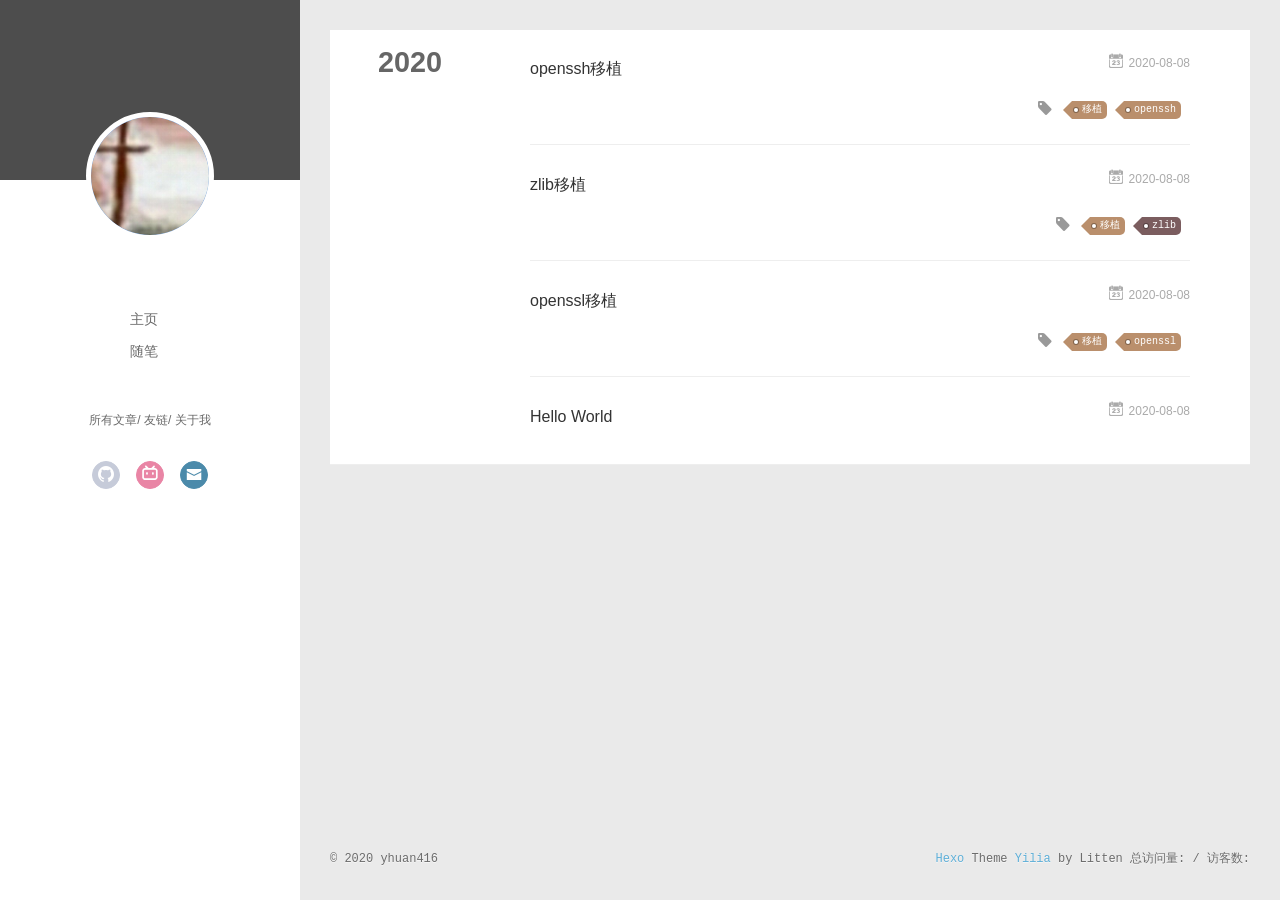
<file: archives/index.html>
<!DOCTYPE html>
<html>
<head>
  <meta charset="utf-8">
  
<script>
var _hmt = _hmt || [];
(function() {
  var hm = document.createElement("script");
  hm.src = "https://hm.baidu.com/hm.js?85e80de7c28f6a222207e1ec0d5699f9";
  var s = document.getElementsByTagName("script")[0]; 
  s.parentNode.insertBefore(hm, s);
})();
</script>


  
  <meta name="renderer" content="webkit">
  <meta http-equiv="X-UA-Compatible" content="IE=edge" >
  <link rel="dns-prefetch" href="https://blog.yhuan.top">
  <title>Archives | yHuan Personal Blog</title>
  <meta name="viewport" content="width=device-width, initial-scale=1, maximum-scale=1">
  <meta property="og:type" content="website">
<meta property="og:title" content="yHuan Personal Blog">
<meta property="og:url" content="https://blog.yhuan.top/archives/index.html">
<meta property="og:site_name" content="yHuan Personal Blog">
<meta property="og:locale" content="zh_CN">
<meta property="article:author" content="yhuan416">
<meta name="twitter:card" content="summary">
  
    <link rel="alternative" href="/atom.xml" title="yHuan Personal Blog" type="application/atom+xml">
  
  
    <link rel="icon" href="/favicon.png">
  
  <link rel="stylesheet" type="text/css" href="/./main.0cf68a.css">
  <style type="text/css">
  
    #container.show {
      background: linear-gradient(200deg,#a0cfe4,#e8c37e);
    }
  </style>
  

  
<script>
var _hmt = _hmt || [];
(function() {
  var hm = document.createElement("script");
  hm.src = "https://hm.baidu.com/hm.js?85e80de7c28f6a222207e1ec0d5699f9";
  var s = document.getElementsByTagName("script")[0]; 
  s.parentNode.insertBefore(hm, s);
})();
</script>


<meta name="generator" content="Hexo 5.0.0"></head>

<body>
  <div id="container" q-class="show:isCtnShow">
    <canvas id="anm-canvas" class="anm-canvas"></canvas>
    <div class="left-col" q-class="show:isShow">
      
<div class="overlay" style="background: #4d4d4d"></div>
<div class="intrude-less">
	<header id="header" class="inner">
		<a href="/" class="profilepic">
			<img src="/img/头像.jpg" class="js-avatar">
		</a>
		<hgroup>
		  <h1 class="header-author"><a href="/"></a></h1>
		</hgroup>
		

		<nav class="header-menu">
			<ul>
			
				<li><a href="/">主页</a></li>
	        
				<li><a href="/tags/%E9%9A%8F%E7%AC%94/">随笔</a></li>
	        
			</ul>
		</nav>
		<nav class="header-smart-menu">
    		
    			
    			<a q-on="click: openSlider(e, 'innerArchive')" href="javascript:void(0)">所有文章</a>
    			
            
    			
    			<a q-on="click: openSlider(e, 'friends')" href="javascript:void(0)">友链</a>
    			
            
    			
    			<a q-on="click: openSlider(e, 'aboutme')" href="javascript:void(0)">关于我</a>
    			
            
		</nav>
		<nav class="header-nav">
			<div class="social">
				
					<a class="github" target="_blank" href="https://github.com/yhuan416" title="github"><i class="icon-github"></i></a>
		        
					<a class="bilibili" target="_blank" href="https://space.bilibili.com/25813269" title="bilibili"><i class="icon-bilibili"></i></a>
		        
					<a class="mail" target="_blank" href="mailto:1290635392@qq.com" title="mail"><i class="icon-mail"></i></a>
		        
			</div>
		</nav>
	</header>		
</div>

    </div>
    <div class="mid-col" q-class="show:isShow,hide:isShow|isFalse">
      
<nav id="mobile-nav">
  	<div class="overlay js-overlay" style="background: #4d4d4d"></div>
	<div class="btnctn js-mobile-btnctn">
  		<div class="slider-trigger list" q-on="click: openSlider(e)"><i class="icon icon-sort"></i></div>
	</div>
	<div class="intrude-less">
		<header id="header" class="inner">
			<div class="profilepic">
				<img src="/img/头像.jpg" class="js-avatar">
			</div>
			<hgroup>
			  <h1 class="header-author js-header-author"></h1>
			</hgroup>
			
			
			
				
			
				
			
			
			
			<nav class="header-nav">
				<div class="social">
					
						<a class="github" target="_blank" href="https://github.com/yhuan416" title="github"><i class="icon-github"></i></a>
			        
						<a class="bilibili" target="_blank" href="https://space.bilibili.com/25813269" title="bilibili"><i class="icon-bilibili"></i></a>
			        
						<a class="mail" target="_blank" href="mailto:1290635392@qq.com" title="mail"><i class="icon-mail"></i></a>
			        
				</div>
			</nav>

			<nav class="header-menu js-header-menu">
				<ul style="width: 50%">
				
				
					<li style="width: 50%"><a href="/">主页</a></li>
		        
					<li style="width: 50%"><a href="/tags/%E9%9A%8F%E7%AC%94/">随笔</a></li>
		        
				</ul>
			</nav>
		</header>				
	</div>
	<div class="mobile-mask" style="display:none" q-show="isShow"></div>
</nav>

      <div id="wrapper" class="body-wrap">
        <div class="menu-l">
          <div class="canvas-wrap">
            <canvas data-colors="#eaeaea" data-sectionHeight="100" data-contentId="js-content" id="myCanvas1" class="anm-canvas"></canvas>
          </div>
          <div id="js-content" class="content-ll">
            
  
  
    
    
      
      
      <section class="archives-wrap">
        <div class="archive-year-wrap">
          <a href="/archives/2020" class="archive-year">2020</a>
        </div>
        <div class="archives">
    
    <article class="archive-article archive-type-post">
  <div class="archive-article-inner">
    <header class="archive-article-header">
      	<div class="article-meta">
	      	<a href="/2020/08/08/openssh%E7%A7%BB%E6%A4%8D/" class="archive-article-date">
  	<time datetime="2020-08-08T15:58:29.000Z" itemprop="datePublished"><i class="icon-calendar icon"></i>2020-08-08</time>
</a>
        </div>
    	 
  
    <h1 itemprop="name">
      <a class="archive-article-title" href="/2020/08/08/openssh%E7%A7%BB%E6%A4%8D/">openssh移植</a>
    </h1>
  

        <div class="article-info info-on-right">
          
	<div class="article-tag tagcloud">
		<i class="icon-price-tags icon"></i>
		<ul class="article-tag-list">
			 
        		<li class="article-tag-list-item">
        			<a href="javascript:void(0)" class="js-tag article-tag-list-link color3">移植</a>
        		</li>
      		 
        		<li class="article-tag-list-item">
        			<a href="javascript:void(0)" class="js-tag article-tag-list-link color3">openssh</a>
        		</li>
      		
		</ul>
	</div>

          

        </div>
        <div class="clearfix"></div>
    </header>
  </div>
</article>
  
    
    
    <article class="archive-article archive-type-post">
  <div class="archive-article-inner">
    <header class="archive-article-header">
      	<div class="article-meta">
	      	<a href="/2020/08/08/zlib%E7%A7%BB%E6%A4%8D/" class="archive-article-date">
  	<time datetime="2020-08-08T15:39:25.000Z" itemprop="datePublished"><i class="icon-calendar icon"></i>2020-08-08</time>
</a>
        </div>
    	 
  
    <h1 itemprop="name">
      <a class="archive-article-title" href="/2020/08/08/zlib%E7%A7%BB%E6%A4%8D/">zlib移植</a>
    </h1>
  

        <div class="article-info info-on-right">
          
	<div class="article-tag tagcloud">
		<i class="icon-price-tags icon"></i>
		<ul class="article-tag-list">
			 
        		<li class="article-tag-list-item">
        			<a href="javascript:void(0)" class="js-tag article-tag-list-link color3">移植</a>
        		</li>
      		 
        		<li class="article-tag-list-item">
        			<a href="javascript:void(0)" class="js-tag article-tag-list-link color5">zlib</a>
        		</li>
      		
		</ul>
	</div>

          

        </div>
        <div class="clearfix"></div>
    </header>
  </div>
</article>
  
    
    
    <article class="archive-article archive-type-post">
  <div class="archive-article-inner">
    <header class="archive-article-header">
      	<div class="article-meta">
	      	<a href="/2020/08/08/openssl%E7%A7%BB%E6%A4%8D/" class="archive-article-date">
  	<time datetime="2020-08-08T15:10:01.000Z" itemprop="datePublished"><i class="icon-calendar icon"></i>2020-08-08</time>
</a>
        </div>
    	 
  
    <h1 itemprop="name">
      <a class="archive-article-title" href="/2020/08/08/openssl%E7%A7%BB%E6%A4%8D/">openssl移植</a>
    </h1>
  

        <div class="article-info info-on-right">
          
	<div class="article-tag tagcloud">
		<i class="icon-price-tags icon"></i>
		<ul class="article-tag-list">
			 
        		<li class="article-tag-list-item">
        			<a href="javascript:void(0)" class="js-tag article-tag-list-link color3">移植</a>
        		</li>
      		 
        		<li class="article-tag-list-item">
        			<a href="javascript:void(0)" class="js-tag article-tag-list-link color3">openssl</a>
        		</li>
      		
		</ul>
	</div>

          

        </div>
        <div class="clearfix"></div>
    </header>
  </div>
</article>
  
    
    
    <article class="archive-article archive-type-post">
  <div class="archive-article-inner">
    <header class="archive-article-header">
      	<div class="article-meta">
	      	<a href="/2020/08/08/hello-world/" class="archive-article-date">
  	<time datetime="2020-08-08T14:23:38.701Z" itemprop="datePublished"><i class="icon-calendar icon"></i>2020-08-08</time>
</a>
        </div>
    	 
  
    <h1 itemprop="name">
      <a class="archive-article-title" href="/2020/08/08/hello-world/">Hello World</a>
    </h1>
  

        <div class="article-info info-on-right">
          
          

        </div>
        <div class="clearfix"></div>
    </header>
  </div>
</article>
  
  
    </div></section>
  

    


          </div>
        </div>
      </div>
      <footer id="footer">
  <div class="outer">
    <div id="footer-info">
    	<div class="footer-left">
    		&copy; 2020 yhuan416
    	</div>
      	<div class="footer-right">
      		<a href="http://hexo.io/" target="_blank">Hexo</a>  Theme <a href="https://github.com/litten/hexo-theme-yilia" target="_blank">Yilia</a> by Litten
			<!-- # PV方式，单个用户连续点击 n 篇，记录 n 次记录值 -->
			<span id="busuanzi_container_site_pv"> 总访问量: <span id="busuanzi_value_site_pv"></span> /</span>
			<!-- # UV方式，单个用户连续点击 n 篇，记录 1 次记录值 -->
			<span id="busuanzi_container_site_uv">  访客数:<span id="busuanzi_value_site_uv"></span></span>
		</div>
    </div>
  </div>
</footer>
    </div>
    <script>
	var yiliaConfig = {
		mathjax: false,
		isHome: false,
		isPost: false,
		isArchive: true,
		isTag: false,
		isCategory: false,
		open_in_new: false,
		toc_hide_index: true,
		root: "/",
		innerArchive: true,
		showTags: false
	}
</script>

<script async src="//busuanzi.ibruce.info/busuanzi/2.3/busuanzi.pure.mini.js"></script>


<script>!function(t){function n(e){if(r[e])return r[e].exports;var i=r[e]={exports:{},id:e,loaded:!1};return t[e].call(i.exports,i,i.exports,n),i.loaded=!0,i.exports}var r={};n.m=t,n.c=r,n.p="./",n(0)}([function(t,n,r){r(195),t.exports=r(191)},function(t,n,r){var e=r(3),i=r(52),o=r(27),u=r(28),c=r(53),f="prototype",a=function(t,n,r){var s,l,h,v,p=t&a.F,d=t&a.G,y=t&a.S,g=t&a.P,b=t&a.B,m=d?e:y?e[n]||(e[n]={}):(e[n]||{})[f],x=d?i:i[n]||(i[n]={}),w=x[f]||(x[f]={});d&&(r=n);for(s in r)l=!p&&m&&void 0!==m[s],h=(l?m:r)[s],v=b&&l?c(h,e):g&&"function"==typeof h?c(Function.call,h):h,m&&u(m,s,h,t&a.U),x[s]!=h&&o(x,s,v),g&&w[s]!=h&&(w[s]=h)};e.core=i,a.F=1,a.G=2,a.S=4,a.P=8,a.B=16,a.W=32,a.U=64,a.R=128,t.exports=a},function(t,n,r){var e=r(6);t.exports=function(t){if(!e(t))throw TypeError(t+" is not an object!");return t}},function(t,n){var r=t.exports="undefined"!=typeof window&&window.Math==Math?window:"undefined"!=typeof self&&self.Math==Math?self:Function("return this")();"number"==typeof __g&&(__g=r)},function(t,n){t.exports=function(t){try{return!!t()}catch(t){return!0}}},function(t,n){var r=t.exports="undefined"!=typeof window&&window.Math==Math?window:"undefined"!=typeof self&&self.Math==Math?self:Function("return this")();"number"==typeof __g&&(__g=r)},function(t,n){t.exports=function(t){return"object"==typeof t?null!==t:"function"==typeof t}},function(t,n,r){var e=r(126)("wks"),i=r(76),o=r(3).Symbol,u="function"==typeof o;(t.exports=function(t){return e[t]||(e[t]=u&&o[t]||(u?o:i)("Symbol."+t))}).store=e},function(t,n){var r={}.hasOwnProperty;t.exports=function(t,n){return r.call(t,n)}},function(t,n,r){var e=r(94),i=r(33);t.exports=function(t){return e(i(t))}},function(t,n,r){t.exports=!r(4)(function(){return 7!=Object.defineProperty({},"a",{get:function(){return 7}}).a})},function(t,n,r){var e=r(2),i=r(167),o=r(50),u=Object.defineProperty;n.f=r(10)?Object.defineProperty:function(t,n,r){if(e(t),n=o(n,!0),e(r),i)try{return u(t,n,r)}catch(t){}if("get"in r||"set"in r)throw TypeError("Accessors not supported!");return"value"in r&&(t[n]=r.value),t}},function(t,n,r){t.exports=!r(18)(function(){return 7!=Object.defineProperty({},"a",{get:function(){return 7}}).a})},function(t,n,r){var e=r(14),i=r(22);t.exports=r(12)?function(t,n,r){return e.f(t,n,i(1,r))}:function(t,n,r){return t[n]=r,t}},function(t,n,r){var e=r(20),i=r(58),o=r(42),u=Object.defineProperty;n.f=r(12)?Object.defineProperty:function(t,n,r){if(e(t),n=o(n,!0),e(r),i)try{return u(t,n,r)}catch(t){}if("get"in r||"set"in r)throw TypeError("Accessors not supported!");return"value"in r&&(t[n]=r.value),t}},function(t,n,r){var e=r(40)("wks"),i=r(23),o=r(5).Symbol,u="function"==typeof o;(t.exports=function(t){return e[t]||(e[t]=u&&o[t]||(u?o:i)("Symbol."+t))}).store=e},function(t,n,r){var e=r(67),i=Math.min;t.exports=function(t){return t>0?i(e(t),9007199254740991):0}},function(t,n,r){var e=r(46);t.exports=function(t){return Object(e(t))}},function(t,n){t.exports=function(t){try{return!!t()}catch(t){return!0}}},function(t,n,r){var e=r(63),i=r(34);t.exports=Object.keys||function(t){return e(t,i)}},function(t,n,r){var e=r(21);t.exports=function(t){if(!e(t))throw TypeError(t+" is not an object!");return t}},function(t,n){t.exports=function(t){return"object"==typeof t?null!==t:"function"==typeof t}},function(t,n){t.exports=function(t,n){return{enumerable:!(1&t),configurable:!(2&t),writable:!(4&t),value:n}}},function(t,n){var r=0,e=Math.random();t.exports=function(t){return"Symbol(".concat(void 0===t?"":t,")_",(++r+e).toString(36))}},function(t,n){var r={}.hasOwnProperty;t.exports=function(t,n){return r.call(t,n)}},function(t,n){var r=t.exports={version:"2.4.0"};"number"==typeof __e&&(__e=r)},function(t,n){t.exports=function(t){if("function"!=typeof t)throw TypeError(t+" is not a function!");return t}},function(t,n,r){var e=r(11),i=r(66);t.exports=r(10)?function(t,n,r){return e.f(t,n,i(1,r))}:function(t,n,r){return t[n]=r,t}},function(t,n,r){var e=r(3),i=r(27),o=r(24),u=r(76)("src"),c="toString",f=Function[c],a=(""+f).split(c);r(52).inspectSource=function(t){return f.call(t)},(t.exports=function(t,n,r,c){var f="function"==typeof r;f&&(o(r,"name")||i(r,"name",n)),t[n]!==r&&(f&&(o(r,u)||i(r,u,t[n]?""+t[n]:a.join(String(n)))),t===e?t[n]=r:c?t[n]?t[n]=r:i(t,n,r):(delete t[n],i(t,n,r)))})(Function.prototype,c,function(){return"function"==typeof this&&this[u]||f.call(this)})},function(t,n,r){var e=r(1),i=r(4),o=r(46),u=function(t,n,r,e){var i=String(o(t)),u="<"+n;return""!==r&&(u+=" "+r+'="'+String(e).replace(/"/g,"&quot;")+'"'),u+">"+i+"</"+n+">"};t.exports=function(t,n){var r={};r[t]=n(u),e(e.P+e.F*i(function(){var n=""[t]('"');return n!==n.toLowerCase()||n.split('"').length>3}),"String",r)}},function(t,n,r){var e=r(115),i=r(46);t.exports=function(t){return e(i(t))}},function(t,n,r){var e=r(116),i=r(66),o=r(30),u=r(50),c=r(24),f=r(167),a=Object.getOwnPropertyDescriptor;n.f=r(10)?a:function(t,n){if(t=o(t),n=u(n,!0),f)try{return a(t,n)}catch(t){}if(c(t,n))return i(!e.f.call(t,n),t[n])}},function(t,n,r){var e=r(24),i=r(17),o=r(145)("IE_PROTO"),u=Object.prototype;t.exports=Object.getPrototypeOf||function(t){return t=i(t),e(t,o)?t[o]:"function"==typeof t.constructor&&t instanceof t.constructor?t.constructor.prototype:t instanceof Object?u:null}},function(t,n){t.exports=function(t){if(void 0==t)throw TypeError("Can't call method on  "+t);return t}},function(t,n){t.exports="constructor,hasOwnProperty,isPrototypeOf,propertyIsEnumerable,toLocaleString,toString,valueOf".split(",")},function(t,n){t.exports={}},function(t,n){t.exports=!0},function(t,n){n.f={}.propertyIsEnumerable},function(t,n,r){var e=r(14).f,i=r(8),o=r(15)("toStringTag");t.exports=function(t,n,r){t&&!i(t=r?t:t.prototype,o)&&e(t,o,{configurable:!0,value:n})}},function(t,n,r){var e=r(40)("keys"),i=r(23);t.exports=function(t){return e[t]||(e[t]=i(t))}},function(t,n,r){var e=r(5),i="__core-js_shared__",o=e[i]||(e[i]={});t.exports=function(t){return o[t]||(o[t]={})}},function(t,n){var r=Math.ceil,e=Math.floor;t.exports=function(t){return isNaN(t=+t)?0:(t>0?e:r)(t)}},function(t,n,r){var e=r(21);t.exports=function(t,n){if(!e(t))return t;var r,i;if(n&&"function"==typeof(r=t.toString)&&!e(i=r.call(t)))return i;if("function"==typeof(r=t.valueOf)&&!e(i=r.call(t)))return i;if(!n&&"function"==typeof(r=t.toString)&&!e(i=r.call(t)))return i;throw TypeError("Can't convert object to primitive value")}},function(t,n,r){var e=r(5),i=r(25),o=r(36),u=r(44),c=r(14).f;t.exports=function(t){var n=i.Symbol||(i.Symbol=o?{}:e.Symbol||{});"_"==t.charAt(0)||t in n||c(n,t,{value:u.f(t)})}},function(t,n,r){n.f=r(15)},function(t,n){var r={}.toString;t.exports=function(t){return r.call(t).slice(8,-1)}},function(t,n){t.exports=function(t){if(void 0==t)throw TypeError("Can't call method on  "+t);return t}},function(t,n,r){var e=r(4);t.exports=function(t,n){return!!t&&e(function(){n?t.call(null,function(){},1):t.call(null)})}},function(t,n,r){var e=r(53),i=r(115),o=r(17),u=r(16),c=r(203);t.exports=function(t,n){var r=1==t,f=2==t,a=3==t,s=4==t,l=6==t,h=5==t||l,v=n||c;return function(n,c,p){for(var d,y,g=o(n),b=i(g),m=e(c,p,3),x=u(b.length),w=0,S=r?v(n,x):f?v(n,0):void 0;x>w;w++)if((h||w in b)&&(d=b[w],y=m(d,w,g),t))if(r)S[w]=y;else if(y)switch(t){case 3:return!0;case 5:return d;case 6:return w;case 2:S.push(d)}else if(s)return!1;return l?-1:a||s?s:S}}},function(t,n,r){var e=r(1),i=r(52),o=r(4);t.exports=function(t,n){var r=(i.Object||{})[t]||Object[t],u={};u[t]=n(r),e(e.S+e.F*o(function(){r(1)}),"Object",u)}},function(t,n,r){var e=r(6);t.exports=function(t,n){if(!e(t))return t;var r,i;if(n&&"function"==typeof(r=t.toString)&&!e(i=r.call(t)))return i;if("function"==typeof(r=t.valueOf)&&!e(i=r.call(t)))return i;if(!n&&"function"==typeof(r=t.toString)&&!e(i=r.call(t)))return i;throw TypeError("Can't convert object to primitive value")}},function(t,n,r){var e=r(5),i=r(25),o=r(91),u=r(13),c="prototype",f=function(t,n,r){var a,s,l,h=t&f.F,v=t&f.G,p=t&f.S,d=t&f.P,y=t&f.B,g=t&f.W,b=v?i:i[n]||(i[n]={}),m=b[c],x=v?e:p?e[n]:(e[n]||{})[c];v&&(r=n);for(a in r)(s=!h&&x&&void 0!==x[a])&&a in b||(l=s?x[a]:r[a],b[a]=v&&"function"!=typeof x[a]?r[a]:y&&s?o(l,e):g&&x[a]==l?function(t){var n=function(n,r,e){if(this instanceof t){switch(arguments.length){case 0:return new t;case 1:return new t(n);case 2:return new t(n,r)}return new t(n,r,e)}return t.apply(this,arguments)};return n[c]=t[c],n}(l):d&&"function"==typeof l?o(Function.call,l):l,d&&((b.virtual||(b.virtual={}))[a]=l,t&f.R&&m&&!m[a]&&u(m,a,l)))};f.F=1,f.G=2,f.S=4,f.P=8,f.B=16,f.W=32,f.U=64,f.R=128,t.exports=f},function(t,n){var r=t.exports={version:"2.4.0"};"number"==typeof __e&&(__e=r)},function(t,n,r){var e=r(26);t.exports=function(t,n,r){if(e(t),void 0===n)return t;switch(r){case 1:return function(r){return t.call(n,r)};case 2:return function(r,e){return t.call(n,r,e)};case 3:return function(r,e,i){return t.call(n,r,e,i)}}return function(){return t.apply(n,arguments)}}},function(t,n,r){var e=r(183),i=r(1),o=r(126)("metadata"),u=o.store||(o.store=new(r(186))),c=function(t,n,r){var i=u.get(t);if(!i){if(!r)return;u.set(t,i=new e)}var o=i.get(n);if(!o){if(!r)return;i.set(n,o=new e)}return o},f=function(t,n,r){var e=c(n,r,!1);return void 0!==e&&e.has(t)},a=function(t,n,r){var e=c(n,r,!1);return void 0===e?void 0:e.get(t)},s=function(t,n,r,e){c(r,e,!0).set(t,n)},l=function(t,n){var r=c(t,n,!1),e=[];return r&&r.forEach(function(t,n){e.push(n)}),e},h=function(t){return void 0===t||"symbol"==typeof t?t:String(t)},v=function(t){i(i.S,"Reflect",t)};t.exports={store:u,map:c,has:f,get:a,set:s,keys:l,key:h,exp:v}},function(t,n,r){"use strict";if(r(10)){var e=r(69),i=r(3),o=r(4),u=r(1),c=r(127),f=r(152),a=r(53),s=r(68),l=r(66),h=r(27),v=r(73),p=r(67),d=r(16),y=r(75),g=r(50),b=r(24),m=r(180),x=r(114),w=r(6),S=r(17),_=r(137),O=r(70),E=r(32),P=r(71).f,j=r(154),F=r(76),M=r(7),A=r(48),N=r(117),T=r(146),I=r(155),k=r(80),L=r(123),R=r(74),C=r(130),D=r(160),U=r(11),W=r(31),G=U.f,B=W.f,V=i.RangeError,z=i.TypeError,q=i.Uint8Array,K="ArrayBuffer",J="Shared"+K,Y="BYTES_PER_ELEMENT",H="prototype",$=Array[H],X=f.ArrayBuffer,Q=f.DataView,Z=A(0),tt=A(2),nt=A(3),rt=A(4),et=A(5),it=A(6),ot=N(!0),ut=N(!1),ct=I.values,ft=I.keys,at=I.entries,st=$.lastIndexOf,lt=$.reduce,ht=$.reduceRight,vt=$.join,pt=$.sort,dt=$.slice,yt=$.toString,gt=$.toLocaleString,bt=M("iterator"),mt=M("toStringTag"),xt=F("typed_constructor"),wt=F("def_constructor"),St=c.CONSTR,_t=c.TYPED,Ot=c.VIEW,Et="Wrong length!",Pt=A(1,function(t,n){return Tt(T(t,t[wt]),n)}),jt=o(function(){return 1===new q(new Uint16Array([1]).buffer)[0]}),Ft=!!q&&!!q[H].set&&o(function(){new q(1).set({})}),Mt=function(t,n){if(void 0===t)throw z(Et);var r=+t,e=d(t);if(n&&!m(r,e))throw V(Et);return e},At=function(t,n){var r=p(t);if(r<0||r%n)throw V("Wrong offset!");return r},Nt=function(t){if(w(t)&&_t in t)return t;throw z(t+" is not a typed array!")},Tt=function(t,n){if(!(w(t)&&xt in t))throw z("It is not a typed array constructor!");return new t(n)},It=function(t,n){return kt(T(t,t[wt]),n)},kt=function(t,n){for(var r=0,e=n.length,i=Tt(t,e);e>r;)i[r]=n[r++];return i},Lt=function(t,n,r){G(t,n,{get:function(){return this._d[r]}})},Rt=function(t){var n,r,e,i,o,u,c=S(t),f=arguments.length,s=f>1?arguments[1]:void 0,l=void 0!==s,h=j(c);if(void 0!=h&&!_(h)){for(u=h.call(c),e=[],n=0;!(o=u.next()).done;n++)e.push(o.value);c=e}for(l&&f>2&&(s=a(s,arguments[2],2)),n=0,r=d(c.length),i=Tt(this,r);r>n;n++)i[n]=l?s(c[n],n):c[n];return i},Ct=function(){for(var t=0,n=arguments.length,r=Tt(this,n);n>t;)r[t]=arguments[t++];return r},Dt=!!q&&o(function(){gt.call(new q(1))}),Ut=function(){return gt.apply(Dt?dt.call(Nt(this)):Nt(this),arguments)},Wt={copyWithin:function(t,n){return D.call(Nt(this),t,n,arguments.length>2?arguments[2]:void 0)},every:function(t){return rt(Nt(this),t,arguments.length>1?arguments[1]:void 0)},fill:function(t){return C.apply(Nt(this),arguments)},filter:function(t){return It(this,tt(Nt(this),t,arguments.length>1?arguments[1]:void 0))},find:function(t){return et(Nt(this),t,arguments.length>1?arguments[1]:void 0)},findIndex:function(t){return it(Nt(this),t,arguments.length>1?arguments[1]:void 0)},forEach:function(t){Z(Nt(this),t,arguments.length>1?arguments[1]:void 0)},indexOf:function(t){return ut(Nt(this),t,arguments.length>1?arguments[1]:void 0)},includes:function(t){return ot(Nt(this),t,arguments.length>1?arguments[1]:void 0)},join:function(t){return vt.apply(Nt(this),arguments)},lastIndexOf:function(t){return st.apply(Nt(this),arguments)},map:function(t){return Pt(Nt(this),t,arguments.length>1?arguments[1]:void 0)},reduce:function(t){return lt.apply(Nt(this),arguments)},reduceRight:function(t){return ht.apply(Nt(this),arguments)},reverse:function(){for(var t,n=this,r=Nt(n).length,e=Math.floor(r/2),i=0;i<e;)t=n[i],n[i++]=n[--r],n[r]=t;return n},some:function(t){return nt(Nt(this),t,arguments.length>1?arguments[1]:void 0)},sort:function(t){return pt.call(Nt(this),t)},subarray:function(t,n){var r=Nt(this),e=r.length,i=y(t,e);return new(T(r,r[wt]))(r.buffer,r.byteOffset+i*r.BYTES_PER_ELEMENT,d((void 0===n?e:y(n,e))-i))}},Gt=function(t,n){return It(this,dt.call(Nt(this),t,n))},Bt=function(t){Nt(this);var n=At(arguments[1],1),r=this.length,e=S(t),i=d(e.length),o=0;if(i+n>r)throw V(Et);for(;o<i;)this[n+o]=e[o++]},Vt={entries:function(){return at.call(Nt(this))},keys:function(){return ft.call(Nt(this))},values:function(){return ct.call(Nt(this))}},zt=function(t,n){return w(t)&&t[_t]&&"symbol"!=typeof n&&n in t&&String(+n)==String(n)},qt=function(t,n){return zt(t,n=g(n,!0))?l(2,t[n]):B(t,n)},Kt=function(t,n,r){return!(zt(t,n=g(n,!0))&&w(r)&&b(r,"value"))||b(r,"get")||b(r,"set")||r.configurable||b(r,"writable")&&!r.writable||b(r,"enumerable")&&!r.enumerable?G(t,n,r):(t[n]=r.value,t)};St||(W.f=qt,U.f=Kt),u(u.S+u.F*!St,"Object",{getOwnPropertyDescriptor:qt,defineProperty:Kt}),o(function(){yt.call({})})&&(yt=gt=function(){return vt.call(this)});var Jt=v({},Wt);v(Jt,Vt),h(Jt,bt,Vt.values),v(Jt,{slice:Gt,set:Bt,constructor:function(){},toString:yt,toLocaleString:Ut}),Lt(Jt,"buffer","b"),Lt(Jt,"byteOffset","o"),Lt(Jt,"byteLength","l"),Lt(Jt,"length","e"),G(Jt,mt,{get:function(){return this[_t]}}),t.exports=function(t,n,r,f){f=!!f;var a=t+(f?"Clamped":"")+"Array",l="Uint8Array"!=a,v="get"+t,p="set"+t,y=i[a],g=y||{},b=y&&E(y),m=!y||!c.ABV,S={},_=y&&y[H],j=function(t,r){var e=t._d;return e.v[v](r*n+e.o,jt)},F=function(t,r,e){var i=t._d;f&&(e=(e=Math.round(e))<0?0:e>255?255:255&e),i.v[p](r*n+i.o,e,jt)},M=function(t,n){G(t,n,{get:function(){return j(this,n)},set:function(t){return F(this,n,t)},enumerable:!0})};m?(y=r(function(t,r,e,i){s(t,y,a,"_d");var o,u,c,f,l=0,v=0;if(w(r)){if(!(r instanceof X||(f=x(r))==K||f==J))return _t in r?kt(y,r):Rt.call(y,r);o=r,v=At(e,n);var p=r.byteLength;if(void 0===i){if(p%n)throw V(Et);if((u=p-v)<0)throw V(Et)}else if((u=d(i)*n)+v>p)throw V(Et);c=u/n}else c=Mt(r,!0),u=c*n,o=new X(u);for(h(t,"_d",{b:o,o:v,l:u,e:c,v:new Q(o)});l<c;)M(t,l++)}),_=y[H]=O(Jt),h(_,"constructor",y)):L(function(t){new y(null),new y(t)},!0)||(y=r(function(t,r,e,i){s(t,y,a);var o;return w(r)?r instanceof X||(o=x(r))==K||o==J?void 0!==i?new g(r,At(e,n),i):void 0!==e?new g(r,At(e,n)):new g(r):_t in r?kt(y,r):Rt.call(y,r):new g(Mt(r,l))}),Z(b!==Function.prototype?P(g).concat(P(b)):P(g),function(t){t in y||h(y,t,g[t])}),y[H]=_,e||(_.constructor=y));var A=_[bt],N=!!A&&("values"==A.name||void 0==A.name),T=Vt.values;h(y,xt,!0),h(_,_t,a),h(_,Ot,!0),h(_,wt,y),(f?new y(1)[mt]==a:mt in _)||G(_,mt,{get:function(){return a}}),S[a]=y,u(u.G+u.W+u.F*(y!=g),S),u(u.S,a,{BYTES_PER_ELEMENT:n,from:Rt,of:Ct}),Y in _||h(_,Y,n),u(u.P,a,Wt),R(a),u(u.P+u.F*Ft,a,{set:Bt}),u(u.P+u.F*!N,a,Vt),u(u.P+u.F*(_.toString!=yt),a,{toString:yt}),u(u.P+u.F*o(function(){new y(1).slice()}),a,{slice:Gt}),u(u.P+u.F*(o(function(){return[1,2].toLocaleString()!=new y([1,2]).toLocaleString()})||!o(function(){_.toLocaleString.call([1,2])})),a,{toLocaleString:Ut}),k[a]=N?A:T,e||N||h(_,bt,T)}}else t.exports=function(){}},function(t,n){var r={}.toString;t.exports=function(t){return r.call(t).slice(8,-1)}},function(t,n,r){var e=r(21),i=r(5).document,o=e(i)&&e(i.createElement);t.exports=function(t){return o?i.createElement(t):{}}},function(t,n,r){t.exports=!r(12)&&!r(18)(function(){return 7!=Object.defineProperty(r(57)("div"),"a",{get:function(){return 7}}).a})},function(t,n,r){"use strict";var e=r(36),i=r(51),o=r(64),u=r(13),c=r(8),f=r(35),a=r(96),s=r(38),l=r(103),h=r(15)("iterator"),v=!([].keys&&"next"in[].keys()),p="keys",d="values",y=function(){return this};t.exports=function(t,n,r,g,b,m,x){a(r,n,g);var w,S,_,O=function(t){if(!v&&t in F)return F[t];switch(t){case p:case d:return function(){return new r(this,t)}}return function(){return new r(this,t)}},E=n+" Iterator",P=b==d,j=!1,F=t.prototype,M=F[h]||F["@@iterator"]||b&&F[b],A=M||O(b),N=b?P?O("entries"):A:void 0,T="Array"==n?F.entries||M:M;if(T&&(_=l(T.call(new t)))!==Object.prototype&&(s(_,E,!0),e||c(_,h)||u(_,h,y)),P&&M&&M.name!==d&&(j=!0,A=function(){return M.call(this)}),e&&!x||!v&&!j&&F[h]||u(F,h,A),f[n]=A,f[E]=y,b)if(w={values:P?A:O(d),keys:m?A:O(p),entries:N},x)for(S in w)S in F||o(F,S,w[S]);else i(i.P+i.F*(v||j),n,w);return w}},function(t,n,r){var e=r(20),i=r(100),o=r(34),u=r(39)("IE_PROTO"),c=function(){},f="prototype",a=function(){var t,n=r(57)("iframe"),e=o.length;for(n.style.display="none",r(93).appendChild(n),n.src="javascript:",t=n.contentWindow.document,t.open(),t.write("<script>document.F=Object<\/script>"),t.close(),a=t.F;e--;)delete a[f][o[e]];return a()};t.exports=Object.create||function(t,n){var r;return null!==t?(c[f]=e(t),r=new c,c[f]=null,r[u]=t):r=a(),void 0===n?r:i(r,n)}},function(t,n,r){var e=r(63),i=r(34).concat("length","prototype");n.f=Object.getOwnPropertyNames||function(t){return e(t,i)}},function(t,n){n.f=Object.getOwnPropertySymbols},function(t,n,r){var e=r(8),i=r(9),o=r(90)(!1),u=r(39)("IE_PROTO");t.exports=function(t,n){var r,c=i(t),f=0,a=[];for(r in c)r!=u&&e(c,r)&&a.push(r);for(;n.length>f;)e(c,r=n[f++])&&(~o(a,r)||a.push(r));return a}},function(t,n,r){t.exports=r(13)},function(t,n,r){var e=r(76)("meta"),i=r(6),o=r(24),u=r(11).f,c=0,f=Object.isExtensible||function(){return!0},a=!r(4)(function(){return f(Object.preventExtensions({}))}),s=function(t){u(t,e,{value:{i:"O"+ ++c,w:{}}})},l=function(t,n){if(!i(t))return"symbol"==typeof t?t:("string"==typeof t?"S":"P")+t;if(!o(t,e)){if(!f(t))return"F";if(!n)return"E";s(t)}return t[e].i},h=function(t,n){if(!o(t,e)){if(!f(t))return!0;if(!n)return!1;s(t)}return t[e].w},v=function(t){return a&&p.NEED&&f(t)&&!o(t,e)&&s(t),t},p=t.exports={KEY:e,NEED:!1,fastKey:l,getWeak:h,onFreeze:v}},function(t,n){t.exports=function(t,n){return{enumerable:!(1&t),configurable:!(2&t),writable:!(4&t),value:n}}},function(t,n){var r=Math.ceil,e=Math.floor;t.exports=function(t){return isNaN(t=+t)?0:(t>0?e:r)(t)}},function(t,n){t.exports=function(t,n,r,e){if(!(t instanceof n)||void 0!==e&&e in t)throw TypeError(r+": incorrect invocation!");return t}},function(t,n){t.exports=!1},function(t,n,r){var e=r(2),i=r(173),o=r(133),u=r(145)("IE_PROTO"),c=function(){},f="prototype",a=function(){var t,n=r(132)("iframe"),e=o.length;for(n.style.display="none",r(135).appendChild(n),n.src="javascript:",t=n.contentWindow.document,t.open(),t.write("<script>document.F=Object<\/script>"),t.close(),a=t.F;e--;)delete a[f][o[e]];return a()};t.exports=Object.create||function(t,n){var r;return null!==t?(c[f]=e(t),r=new c,c[f]=null,r[u]=t):r=a(),void 0===n?r:i(r,n)}},function(t,n,r){var e=r(175),i=r(133).concat("length","prototype");n.f=Object.getOwnPropertyNames||function(t){return e(t,i)}},function(t,n,r){var e=r(175),i=r(133);t.exports=Object.keys||function(t){return e(t,i)}},function(t,n,r){var e=r(28);t.exports=function(t,n,r){for(var i in n)e(t,i,n[i],r);return t}},function(t,n,r){"use strict";var e=r(3),i=r(11),o=r(10),u=r(7)("species");t.exports=function(t){var n=e[t];o&&n&&!n[u]&&i.f(n,u,{configurable:!0,get:function(){return this}})}},function(t,n,r){var e=r(67),i=Math.max,o=Math.min;t.exports=function(t,n){return t=e(t),t<0?i(t+n,0):o(t,n)}},function(t,n){var r=0,e=Math.random();t.exports=function(t){return"Symbol(".concat(void 0===t?"":t,")_",(++r+e).toString(36))}},function(t,n,r){var e=r(33);t.exports=function(t){return Object(e(t))}},function(t,n,r){var e=r(7)("unscopables"),i=Array.prototype;void 0==i[e]&&r(27)(i,e,{}),t.exports=function(t){i[e][t]=!0}},function(t,n,r){var e=r(53),i=r(169),o=r(137),u=r(2),c=r(16),f=r(154),a={},s={},n=t.exports=function(t,n,r,l,h){var v,p,d,y,g=h?function(){return t}:f(t),b=e(r,l,n?2:1),m=0;if("function"!=typeof g)throw TypeError(t+" is not iterable!");if(o(g)){for(v=c(t.length);v>m;m++)if((y=n?b(u(p=t[m])[0],p[1]):b(t[m]))===a||y===s)return y}else for(d=g.call(t);!(p=d.next()).done;)if((y=i(d,b,p.value,n))===a||y===s)return y};n.BREAK=a,n.RETURN=s},function(t,n){t.exports={}},function(t,n,r){var e=r(11).f,i=r(24),o=r(7)("toStringTag");t.exports=function(t,n,r){t&&!i(t=r?t:t.prototype,o)&&e(t,o,{configurable:!0,value:n})}},function(t,n,r){var e=r(1),i=r(46),o=r(4),u=r(150),c="["+u+"]",f="​",a=RegExp("^"+c+c+"*"),s=RegExp(c+c+"*$"),l=function(t,n,r){var i={},c=o(function(){return!!u[t]()||f[t]()!=f}),a=i[t]=c?n(h):u[t];r&&(i[r]=a),e(e.P+e.F*c,"String",i)},h=l.trim=function(t,n){return t=String(i(t)),1&n&&(t=t.replace(a,"")),2&n&&(t=t.replace(s,"")),t};t.exports=l},function(t,n,r){t.exports={default:r(86),__esModule:!0}},function(t,n,r){t.exports={default:r(87),__esModule:!0}},function(t,n,r){"use strict";function e(t){return t&&t.__esModule?t:{default:t}}n.__esModule=!0;var i=r(84),o=e(i),u=r(83),c=e(u),f="function"==typeof c.default&&"symbol"==typeof o.default?function(t){return typeof t}:function(t){return t&&"function"==typeof c.default&&t.constructor===c.default&&t!==c.default.prototype?"symbol":typeof t};n.default="function"==typeof c.default&&"symbol"===f(o.default)?function(t){return void 0===t?"undefined":f(t)}:function(t){return t&&"function"==typeof c.default&&t.constructor===c.default&&t!==c.default.prototype?"symbol":void 0===t?"undefined":f(t)}},function(t,n,r){r(110),r(108),r(111),r(112),t.exports=r(25).Symbol},function(t,n,r){r(109),r(113),t.exports=r(44).f("iterator")},function(t,n){t.exports=function(t){if("function"!=typeof t)throw TypeError(t+" is not a function!");return t}},function(t,n){t.exports=function(){}},function(t,n,r){var e=r(9),i=r(106),o=r(105);t.exports=function(t){return function(n,r,u){var c,f=e(n),a=i(f.length),s=o(u,a);if(t&&r!=r){for(;a>s;)if((c=f[s++])!=c)return!0}else for(;a>s;s++)if((t||s in f)&&f[s]===r)return t||s||0;return!t&&-1}}},function(t,n,r){var e=r(88);t.exports=function(t,n,r){if(e(t),void 0===n)return t;switch(r){case 1:return function(r){return t.call(n,r)};case 2:return function(r,e){return t.call(n,r,e)};case 3:return function(r,e,i){return t.call(n,r,e,i)}}return function(){return t.apply(n,arguments)}}},function(t,n,r){var e=r(19),i=r(62),o=r(37);t.exports=function(t){var n=e(t),r=i.f;if(r)for(var u,c=r(t),f=o.f,a=0;c.length>a;)f.call(t,u=c[a++])&&n.push(u);return n}},function(t,n,r){t.exports=r(5).document&&document.documentElement},function(t,n,r){var e=r(56);t.exports=Object("z").propertyIsEnumerable(0)?Object:function(t){return"String"==e(t)?t.split(""):Object(t)}},function(t,n,r){var e=r(56);t.exports=Array.isArray||function(t){return"Array"==e(t)}},function(t,n,r){"use strict";var e=r(60),i=r(22),o=r(38),u={};r(13)(u,r(15)("iterator"),function(){return this}),t.exports=function(t,n,r){t.prototype=e(u,{next:i(1,r)}),o(t,n+" Iterator")}},function(t,n){t.exports=function(t,n){return{value:n,done:!!t}}},function(t,n,r){var e=r(19),i=r(9);t.exports=function(t,n){for(var r,o=i(t),u=e(o),c=u.length,f=0;c>f;)if(o[r=u[f++]]===n)return r}},function(t,n,r){var e=r(23)("meta"),i=r(21),o=r(8),u=r(14).f,c=0,f=Object.isExtensible||function(){return!0},a=!r(18)(function(){return f(Object.preventExtensions({}))}),s=function(t){u(t,e,{value:{i:"O"+ ++c,w:{}}})},l=function(t,n){if(!i(t))return"symbol"==typeof t?t:("string"==typeof t?"S":"P")+t;if(!o(t,e)){if(!f(t))return"F";if(!n)return"E";s(t)}return t[e].i},h=function(t,n){if(!o(t,e)){if(!f(t))return!0;if(!n)return!1;s(t)}return t[e].w},v=function(t){return a&&p.NEED&&f(t)&&!o(t,e)&&s(t),t},p=t.exports={KEY:e,NEED:!1,fastKey:l,getWeak:h,onFreeze:v}},function(t,n,r){var e=r(14),i=r(20),o=r(19);t.exports=r(12)?Object.defineProperties:function(t,n){i(t);for(var r,u=o(n),c=u.length,f=0;c>f;)e.f(t,r=u[f++],n[r]);return t}},function(t,n,r){var e=r(37),i=r(22),o=r(9),u=r(42),c=r(8),f=r(58),a=Object.getOwnPropertyDescriptor;n.f=r(12)?a:function(t,n){if(t=o(t),n=u(n,!0),f)try{return a(t,n)}catch(t){}if(c(t,n))return i(!e.f.call(t,n),t[n])}},function(t,n,r){var e=r(9),i=r(61).f,o={}.toString,u="object"==typeof window&&window&&Object.getOwnPropertyNames?Object.getOwnPropertyNames(window):[],c=function(t){try{return i(t)}catch(t){return u.slice()}};t.exports.f=function(t){return u&&"[object Window]"==o.call(t)?c(t):i(e(t))}},function(t,n,r){var e=r(8),i=r(77),o=r(39)("IE_PROTO"),u=Object.prototype;t.exports=Object.getPrototypeOf||function(t){return t=i(t),e(t,o)?t[o]:"function"==typeof t.constructor&&t instanceof t.constructor?t.constructor.prototype:t instanceof Object?u:null}},function(t,n,r){var e=r(41),i=r(33);t.exports=function(t){return function(n,r){var o,u,c=String(i(n)),f=e(r),a=c.length;return f<0||f>=a?t?"":void 0:(o=c.charCodeAt(f),o<55296||o>56319||f+1===a||(u=c.charCodeAt(f+1))<56320||u>57343?t?c.charAt(f):o:t?c.slice(f,f+2):u-56320+(o-55296<<10)+65536)}}},function(t,n,r){var e=r(41),i=Math.max,o=Math.min;t.exports=function(t,n){return t=e(t),t<0?i(t+n,0):o(t,n)}},function(t,n,r){var e=r(41),i=Math.min;t.exports=function(t){return t>0?i(e(t),9007199254740991):0}},function(t,n,r){"use strict";var e=r(89),i=r(97),o=r(35),u=r(9);t.exports=r(59)(Array,"Array",function(t,n){this._t=u(t),this._i=0,this._k=n},function(){var t=this._t,n=this._k,r=this._i++;return!t||r>=t.length?(this._t=void 0,i(1)):"keys"==n?i(0,r):"values"==n?i(0,t[r]):i(0,[r,t[r]])},"values"),o.Arguments=o.Array,e("keys"),e("values"),e("entries")},function(t,n){},function(t,n,r){"use strict";var e=r(104)(!0);r(59)(String,"String",function(t){this._t=String(t),this._i=0},function(){var t,n=this._t,r=this._i;return r>=n.length?{value:void 0,done:!0}:(t=e(n,r),this._i+=t.length,{value:t,done:!1})})},function(t,n,r){"use strict";var e=r(5),i=r(8),o=r(12),u=r(51),c=r(64),f=r(99).KEY,a=r(18),s=r(40),l=r(38),h=r(23),v=r(15),p=r(44),d=r(43),y=r(98),g=r(92),b=r(95),m=r(20),x=r(9),w=r(42),S=r(22),_=r(60),O=r(102),E=r(101),P=r(14),j=r(19),F=E.f,M=P.f,A=O.f,N=e.Symbol,T=e.JSON,I=T&&T.stringify,k="prototype",L=v("_hidden"),R=v("toPrimitive"),C={}.propertyIsEnumerable,D=s("symbol-registry"),U=s("symbols"),W=s("op-symbols"),G=Object[k],B="function"==typeof N,V=e.QObject,z=!V||!V[k]||!V[k].findChild,q=o&&a(function(){return 7!=_(M({},"a",{get:function(){return M(this,"a",{value:7}).a}})).a})?function(t,n,r){var e=F(G,n);e&&delete G[n],M(t,n,r),e&&t!==G&&M(G,n,e)}:M,K=function(t){var n=U[t]=_(N[k]);return n._k=t,n},J=B&&"symbol"==typeof N.iterator?function(t){return"symbol"==typeof t}:function(t){return t instanceof N},Y=function(t,n,r){return t===G&&Y(W,n,r),m(t),n=w(n,!0),m(r),i(U,n)?(r.enumerable?(i(t,L)&&t[L][n]&&(t[L][n]=!1),r=_(r,{enumerable:S(0,!1)})):(i(t,L)||M(t,L,S(1,{})),t[L][n]=!0),q(t,n,r)):M(t,n,r)},H=function(t,n){m(t);for(var r,e=g(n=x(n)),i=0,o=e.length;o>i;)Y(t,r=e[i++],n[r]);return t},$=function(t,n){return void 0===n?_(t):H(_(t),n)},X=function(t){var n=C.call(this,t=w(t,!0));return!(this===G&&i(U,t)&&!i(W,t))&&(!(n||!i(this,t)||!i(U,t)||i(this,L)&&this[L][t])||n)},Q=function(t,n){if(t=x(t),n=w(n,!0),t!==G||!i(U,n)||i(W,n)){var r=F(t,n);return!r||!i(U,n)||i(t,L)&&t[L][n]||(r.enumerable=!0),r}},Z=function(t){for(var n,r=A(x(t)),e=[],o=0;r.length>o;)i(U,n=r[o++])||n==L||n==f||e.push(n);return e},tt=function(t){for(var n,r=t===G,e=A(r?W:x(t)),o=[],u=0;e.length>u;)!i(U,n=e[u++])||r&&!i(G,n)||o.push(U[n]);return o};B||(N=function(){if(this instanceof N)throw TypeError("Symbol is not a constructor!");var t=h(arguments.length>0?arguments[0]:void 0),n=function(r){this===G&&n.call(W,r),i(this,L)&&i(this[L],t)&&(this[L][t]=!1),q(this,t,S(1,r))};return o&&z&&q(G,t,{configurable:!0,set:n}),K(t)},c(N[k],"toString",function(){return this._k}),E.f=Q,P.f=Y,r(61).f=O.f=Z,r(37).f=X,r(62).f=tt,o&&!r(36)&&c(G,"propertyIsEnumerable",X,!0),p.f=function(t){return K(v(t))}),u(u.G+u.W+u.F*!B,{Symbol:N});for(var nt="hasInstance,isConcatSpreadable,iterator,match,replace,search,species,split,toPrimitive,toStringTag,unscopables".split(","),rt=0;nt.length>rt;)v(nt[rt++]);for(var nt=j(v.store),rt=0;nt.length>rt;)d(nt[rt++]);u(u.S+u.F*!B,"Symbol",{for:function(t){return i(D,t+="")?D[t]:D[t]=N(t)},keyFor:function(t){if(J(t))return y(D,t);throw TypeError(t+" is not a symbol!")},useSetter:function(){z=!0},useSimple:function(){z=!1}}),u(u.S+u.F*!B,"Object",{create:$,defineProperty:Y,defineProperties:H,getOwnPropertyDescriptor:Q,getOwnPropertyNames:Z,getOwnPropertySymbols:tt}),T&&u(u.S+u.F*(!B||a(function(){var t=N();return"[null]"!=I([t])||"{}"!=I({a:t})||"{}"!=I(Object(t))})),"JSON",{stringify:function(t){if(void 0!==t&&!J(t)){for(var n,r,e=[t],i=1;arguments.length>i;)e.push(arguments[i++]);return n=e[1],"function"==typeof n&&(r=n),!r&&b(n)||(n=function(t,n){if(r&&(n=r.call(this,t,n)),!J(n))return n}),e[1]=n,I.apply(T,e)}}}),N[k][R]||r(13)(N[k],R,N[k].valueOf),l(N,"Symbol"),l(Math,"Math",!0),l(e.JSON,"JSON",!0)},function(t,n,r){r(43)("asyncIterator")},function(t,n,r){r(43)("observable")},function(t,n,r){r(107);for(var e=r(5),i=r(13),o=r(35),u=r(15)("toStringTag"),c=["NodeList","DOMTokenList","MediaList","StyleSheetList","CSSRuleList"],f=0;f<5;f++){var a=c[f],s=e[a],l=s&&s.prototype;l&&!l[u]&&i(l,u,a),o[a]=o.Array}},function(t,n,r){var e=r(45),i=r(7)("toStringTag"),o="Arguments"==e(function(){return arguments}()),u=function(t,n){try{return t[n]}catch(t){}};t.exports=function(t){var n,r,c;return void 0===t?"Undefined":null===t?"Null":"string"==typeof(r=u(n=Object(t),i))?r:o?e(n):"Object"==(c=e(n))&&"function"==typeof n.callee?"Arguments":c}},function(t,n,r){var e=r(45);t.exports=Object("z").propertyIsEnumerable(0)?Object:function(t){return"String"==e(t)?t.split(""):Object(t)}},function(t,n){n.f={}.propertyIsEnumerable},function(t,n,r){var e=r(30),i=r(16),o=r(75);t.exports=function(t){return function(n,r,u){var c,f=e(n),a=i(f.length),s=o(u,a);if(t&&r!=r){for(;a>s;)if((c=f[s++])!=c)return!0}else for(;a>s;s++)if((t||s in f)&&f[s]===r)return t||s||0;return!t&&-1}}},function(t,n,r){"use strict";var e=r(3),i=r(1),o=r(28),u=r(73),c=r(65),f=r(79),a=r(68),s=r(6),l=r(4),h=r(123),v=r(81),p=r(136);t.exports=function(t,n,r,d,y,g){var b=e[t],m=b,x=y?"set":"add",w=m&&m.prototype,S={},_=function(t){var n=w[t];o(w,t,"delete"==t?function(t){return!(g&&!s(t))&&n.call(this,0===t?0:t)}:"has"==t?function(t){return!(g&&!s(t))&&n.call(this,0===t?0:t)}:"get"==t?function(t){return g&&!s(t)?void 0:n.call(this,0===t?0:t)}:"add"==t?function(t){return n.call(this,0===t?0:t),this}:function(t,r){return n.call(this,0===t?0:t,r),this})};if("function"==typeof m&&(g||w.forEach&&!l(function(){(new m).entries().next()}))){var O=new m,E=O[x](g?{}:-0,1)!=O,P=l(function(){O.has(1)}),j=h(function(t){new m(t)}),F=!g&&l(function(){for(var t=new m,n=5;n--;)t[x](n,n);return!t.has(-0)});j||(m=n(function(n,r){a(n,m,t);var e=p(new b,n,m);return void 0!=r&&f(r,y,e[x],e),e}),m.prototype=w,w.constructor=m),(P||F)&&(_("delete"),_("has"),y&&_("get")),(F||E)&&_(x),g&&w.clear&&delete w.clear}else m=d.getConstructor(n,t,y,x),u(m.prototype,r),c.NEED=!0;return v(m,t),S[t]=m,i(i.G+i.W+i.F*(m!=b),S),g||d.setStrong(m,t,y),m}},function(t,n,r){"use strict";var e=r(27),i=r(28),o=r(4),u=r(46),c=r(7);t.exports=function(t,n,r){var f=c(t),a=r(u,f,""[t]),s=a[0],l=a[1];o(function(){var n={};return n[f]=function(){return 7},7!=""[t](n)})&&(i(String.prototype,t,s),e(RegExp.prototype,f,2==n?function(t,n){return l.call(t,this,n)}:function(t){return l.call(t,this)}))}
},function(t,n,r){"use strict";var e=r(2);t.exports=function(){var t=e(this),n="";return t.global&&(n+="g"),t.ignoreCase&&(n+="i"),t.multiline&&(n+="m"),t.unicode&&(n+="u"),t.sticky&&(n+="y"),n}},function(t,n){t.exports=function(t,n,r){var e=void 0===r;switch(n.length){case 0:return e?t():t.call(r);case 1:return e?t(n[0]):t.call(r,n[0]);case 2:return e?t(n[0],n[1]):t.call(r,n[0],n[1]);case 3:return e?t(n[0],n[1],n[2]):t.call(r,n[0],n[1],n[2]);case 4:return e?t(n[0],n[1],n[2],n[3]):t.call(r,n[0],n[1],n[2],n[3])}return t.apply(r,n)}},function(t,n,r){var e=r(6),i=r(45),o=r(7)("match");t.exports=function(t){var n;return e(t)&&(void 0!==(n=t[o])?!!n:"RegExp"==i(t))}},function(t,n,r){var e=r(7)("iterator"),i=!1;try{var o=[7][e]();o.return=function(){i=!0},Array.from(o,function(){throw 2})}catch(t){}t.exports=function(t,n){if(!n&&!i)return!1;var r=!1;try{var o=[7],u=o[e]();u.next=function(){return{done:r=!0}},o[e]=function(){return u},t(o)}catch(t){}return r}},function(t,n,r){t.exports=r(69)||!r(4)(function(){var t=Math.random();__defineSetter__.call(null,t,function(){}),delete r(3)[t]})},function(t,n){n.f=Object.getOwnPropertySymbols},function(t,n,r){var e=r(3),i="__core-js_shared__",o=e[i]||(e[i]={});t.exports=function(t){return o[t]||(o[t]={})}},function(t,n,r){for(var e,i=r(3),o=r(27),u=r(76),c=u("typed_array"),f=u("view"),a=!(!i.ArrayBuffer||!i.DataView),s=a,l=0,h="Int8Array,Uint8Array,Uint8ClampedArray,Int16Array,Uint16Array,Int32Array,Uint32Array,Float32Array,Float64Array".split(",");l<9;)(e=i[h[l++]])?(o(e.prototype,c,!0),o(e.prototype,f,!0)):s=!1;t.exports={ABV:a,CONSTR:s,TYPED:c,VIEW:f}},function(t,n){"use strict";var r={versions:function(){var t=window.navigator.userAgent;return{trident:t.indexOf("Trident")>-1,presto:t.indexOf("Presto")>-1,webKit:t.indexOf("AppleWebKit")>-1,gecko:t.indexOf("Gecko")>-1&&-1==t.indexOf("KHTML"),mobile:!!t.match(/AppleWebKit.*Mobile.*/),ios:!!t.match(/\(i[^;]+;( U;)? CPU.+Mac OS X/),android:t.indexOf("Android")>-1||t.indexOf("Linux")>-1,iPhone:t.indexOf("iPhone")>-1||t.indexOf("Mac")>-1,iPad:t.indexOf("iPad")>-1,webApp:-1==t.indexOf("Safari"),weixin:-1==t.indexOf("MicroMessenger")}}()};t.exports=r},function(t,n,r){"use strict";var e=r(85),i=function(t){return t&&t.__esModule?t:{default:t}}(e),o=function(){function t(t,n,e){return n||e?String.fromCharCode(n||e):r[t]||t}function n(t){return e[t]}var r={"&quot;":'"',"&lt;":"<","&gt;":">","&amp;":"&","&nbsp;":" "},e={};for(var u in r)e[r[u]]=u;return r["&apos;"]="'",e["'"]="&#39;",{encode:function(t){return t?(""+t).replace(/['<> "&]/g,n).replace(/\r?\n/g,"<br/>").replace(/\s/g,"&nbsp;"):""},decode:function(n){return n?(""+n).replace(/<br\s*\/?>/gi,"\n").replace(/&quot;|&lt;|&gt;|&amp;|&nbsp;|&apos;|&#(\d+);|&#(\d+)/g,t).replace(/\u00a0/g," "):""},encodeBase16:function(t){if(!t)return t;t+="";for(var n=[],r=0,e=t.length;e>r;r++)n.push(t.charCodeAt(r).toString(16).toUpperCase());return n.join("")},encodeBase16forJSON:function(t){if(!t)return t;t=t.replace(/[\u4E00-\u9FBF]/gi,function(t){return escape(t).replace("%u","\\u")});for(var n=[],r=0,e=t.length;e>r;r++)n.push(t.charCodeAt(r).toString(16).toUpperCase());return n.join("")},decodeBase16:function(t){if(!t)return t;t+="";for(var n=[],r=0,e=t.length;e>r;r+=2)n.push(String.fromCharCode("0x"+t.slice(r,r+2)));return n.join("")},encodeObject:function(t){if(t instanceof Array)for(var n=0,r=t.length;r>n;n++)t[n]=o.encodeObject(t[n]);else if("object"==(void 0===t?"undefined":(0,i.default)(t)))for(var e in t)t[e]=o.encodeObject(t[e]);else if("string"==typeof t)return o.encode(t);return t},loadScript:function(t){var n=document.createElement("script");document.getElementsByTagName("body")[0].appendChild(n),n.setAttribute("src",t)},addLoadEvent:function(t){var n=window.onload;"function"!=typeof window.onload?window.onload=t:window.onload=function(){n(),t()}}}}();t.exports=o},function(t,n,r){"use strict";var e=r(17),i=r(75),o=r(16);t.exports=function(t){for(var n=e(this),r=o(n.length),u=arguments.length,c=i(u>1?arguments[1]:void 0,r),f=u>2?arguments[2]:void 0,a=void 0===f?r:i(f,r);a>c;)n[c++]=t;return n}},function(t,n,r){"use strict";var e=r(11),i=r(66);t.exports=function(t,n,r){n in t?e.f(t,n,i(0,r)):t[n]=r}},function(t,n,r){var e=r(6),i=r(3).document,o=e(i)&&e(i.createElement);t.exports=function(t){return o?i.createElement(t):{}}},function(t,n){t.exports="constructor,hasOwnProperty,isPrototypeOf,propertyIsEnumerable,toLocaleString,toString,valueOf".split(",")},function(t,n,r){var e=r(7)("match");t.exports=function(t){var n=/./;try{"/./"[t](n)}catch(r){try{return n[e]=!1,!"/./"[t](n)}catch(t){}}return!0}},function(t,n,r){t.exports=r(3).document&&document.documentElement},function(t,n,r){var e=r(6),i=r(144).set;t.exports=function(t,n,r){var o,u=n.constructor;return u!==r&&"function"==typeof u&&(o=u.prototype)!==r.prototype&&e(o)&&i&&i(t,o),t}},function(t,n,r){var e=r(80),i=r(7)("iterator"),o=Array.prototype;t.exports=function(t){return void 0!==t&&(e.Array===t||o[i]===t)}},function(t,n,r){var e=r(45);t.exports=Array.isArray||function(t){return"Array"==e(t)}},function(t,n,r){"use strict";var e=r(70),i=r(66),o=r(81),u={};r(27)(u,r(7)("iterator"),function(){return this}),t.exports=function(t,n,r){t.prototype=e(u,{next:i(1,r)}),o(t,n+" Iterator")}},function(t,n,r){"use strict";var e=r(69),i=r(1),o=r(28),u=r(27),c=r(24),f=r(80),a=r(139),s=r(81),l=r(32),h=r(7)("iterator"),v=!([].keys&&"next"in[].keys()),p="keys",d="values",y=function(){return this};t.exports=function(t,n,r,g,b,m,x){a(r,n,g);var w,S,_,O=function(t){if(!v&&t in F)return F[t];switch(t){case p:case d:return function(){return new r(this,t)}}return function(){return new r(this,t)}},E=n+" Iterator",P=b==d,j=!1,F=t.prototype,M=F[h]||F["@@iterator"]||b&&F[b],A=M||O(b),N=b?P?O("entries"):A:void 0,T="Array"==n?F.entries||M:M;if(T&&(_=l(T.call(new t)))!==Object.prototype&&(s(_,E,!0),e||c(_,h)||u(_,h,y)),P&&M&&M.name!==d&&(j=!0,A=function(){return M.call(this)}),e&&!x||!v&&!j&&F[h]||u(F,h,A),f[n]=A,f[E]=y,b)if(w={values:P?A:O(d),keys:m?A:O(p),entries:N},x)for(S in w)S in F||o(F,S,w[S]);else i(i.P+i.F*(v||j),n,w);return w}},function(t,n){var r=Math.expm1;t.exports=!r||r(10)>22025.465794806718||r(10)<22025.465794806718||-2e-17!=r(-2e-17)?function(t){return 0==(t=+t)?t:t>-1e-6&&t<1e-6?t+t*t/2:Math.exp(t)-1}:r},function(t,n){t.exports=Math.sign||function(t){return 0==(t=+t)||t!=t?t:t<0?-1:1}},function(t,n,r){var e=r(3),i=r(151).set,o=e.MutationObserver||e.WebKitMutationObserver,u=e.process,c=e.Promise,f="process"==r(45)(u);t.exports=function(){var t,n,r,a=function(){var e,i;for(f&&(e=u.domain)&&e.exit();t;){i=t.fn,t=t.next;try{i()}catch(e){throw t?r():n=void 0,e}}n=void 0,e&&e.enter()};if(f)r=function(){u.nextTick(a)};else if(o){var s=!0,l=document.createTextNode("");new o(a).observe(l,{characterData:!0}),r=function(){l.data=s=!s}}else if(c&&c.resolve){var h=c.resolve();r=function(){h.then(a)}}else r=function(){i.call(e,a)};return function(e){var i={fn:e,next:void 0};n&&(n.next=i),t||(t=i,r()),n=i}}},function(t,n,r){var e=r(6),i=r(2),o=function(t,n){if(i(t),!e(n)&&null!==n)throw TypeError(n+": can't set as prototype!")};t.exports={set:Object.setPrototypeOf||("__proto__"in{}?function(t,n,e){try{e=r(53)(Function.call,r(31).f(Object.prototype,"__proto__").set,2),e(t,[]),n=!(t instanceof Array)}catch(t){n=!0}return function(t,r){return o(t,r),n?t.__proto__=r:e(t,r),t}}({},!1):void 0),check:o}},function(t,n,r){var e=r(126)("keys"),i=r(76);t.exports=function(t){return e[t]||(e[t]=i(t))}},function(t,n,r){var e=r(2),i=r(26),o=r(7)("species");t.exports=function(t,n){var r,u=e(t).constructor;return void 0===u||void 0==(r=e(u)[o])?n:i(r)}},function(t,n,r){var e=r(67),i=r(46);t.exports=function(t){return function(n,r){var o,u,c=String(i(n)),f=e(r),a=c.length;return f<0||f>=a?t?"":void 0:(o=c.charCodeAt(f),o<55296||o>56319||f+1===a||(u=c.charCodeAt(f+1))<56320||u>57343?t?c.charAt(f):o:t?c.slice(f,f+2):u-56320+(o-55296<<10)+65536)}}},function(t,n,r){var e=r(122),i=r(46);t.exports=function(t,n,r){if(e(n))throw TypeError("String#"+r+" doesn't accept regex!");return String(i(t))}},function(t,n,r){"use strict";var e=r(67),i=r(46);t.exports=function(t){var n=String(i(this)),r="",o=e(t);if(o<0||o==1/0)throw RangeError("Count can't be negative");for(;o>0;(o>>>=1)&&(n+=n))1&o&&(r+=n);return r}},function(t,n){t.exports="\t\n\v\f\r   ᠎             　\u2028\u2029\ufeff"},function(t,n,r){var e,i,o,u=r(53),c=r(121),f=r(135),a=r(132),s=r(3),l=s.process,h=s.setImmediate,v=s.clearImmediate,p=s.MessageChannel,d=0,y={},g="onreadystatechange",b=function(){var t=+this;if(y.hasOwnProperty(t)){var n=y[t];delete y[t],n()}},m=function(t){b.call(t.data)};h&&v||(h=function(t){for(var n=[],r=1;arguments.length>r;)n.push(arguments[r++]);return y[++d]=function(){c("function"==typeof t?t:Function(t),n)},e(d),d},v=function(t){delete y[t]},"process"==r(45)(l)?e=function(t){l.nextTick(u(b,t,1))}:p?(i=new p,o=i.port2,i.port1.onmessage=m,e=u(o.postMessage,o,1)):s.addEventListener&&"function"==typeof postMessage&&!s.importScripts?(e=function(t){s.postMessage(t+"","*")},s.addEventListener("message",m,!1)):e=g in a("script")?function(t){f.appendChild(a("script"))[g]=function(){f.removeChild(this),b.call(t)}}:function(t){setTimeout(u(b,t,1),0)}),t.exports={set:h,clear:v}},function(t,n,r){"use strict";var e=r(3),i=r(10),o=r(69),u=r(127),c=r(27),f=r(73),a=r(4),s=r(68),l=r(67),h=r(16),v=r(71).f,p=r(11).f,d=r(130),y=r(81),g="ArrayBuffer",b="DataView",m="prototype",x="Wrong length!",w="Wrong index!",S=e[g],_=e[b],O=e.Math,E=e.RangeError,P=e.Infinity,j=S,F=O.abs,M=O.pow,A=O.floor,N=O.log,T=O.LN2,I="buffer",k="byteLength",L="byteOffset",R=i?"_b":I,C=i?"_l":k,D=i?"_o":L,U=function(t,n,r){var e,i,o,u=Array(r),c=8*r-n-1,f=(1<<c)-1,a=f>>1,s=23===n?M(2,-24)-M(2,-77):0,l=0,h=t<0||0===t&&1/t<0?1:0;for(t=F(t),t!=t||t===P?(i=t!=t?1:0,e=f):(e=A(N(t)/T),t*(o=M(2,-e))<1&&(e--,o*=2),t+=e+a>=1?s/o:s*M(2,1-a),t*o>=2&&(e++,o/=2),e+a>=f?(i=0,e=f):e+a>=1?(i=(t*o-1)*M(2,n),e+=a):(i=t*M(2,a-1)*M(2,n),e=0));n>=8;u[l++]=255&i,i/=256,n-=8);for(e=e<<n|i,c+=n;c>0;u[l++]=255&e,e/=256,c-=8);return u[--l]|=128*h,u},W=function(t,n,r){var e,i=8*r-n-1,o=(1<<i)-1,u=o>>1,c=i-7,f=r-1,a=t[f--],s=127&a;for(a>>=7;c>0;s=256*s+t[f],f--,c-=8);for(e=s&(1<<-c)-1,s>>=-c,c+=n;c>0;e=256*e+t[f],f--,c-=8);if(0===s)s=1-u;else{if(s===o)return e?NaN:a?-P:P;e+=M(2,n),s-=u}return(a?-1:1)*e*M(2,s-n)},G=function(t){return t[3]<<24|t[2]<<16|t[1]<<8|t[0]},B=function(t){return[255&t]},V=function(t){return[255&t,t>>8&255]},z=function(t){return[255&t,t>>8&255,t>>16&255,t>>24&255]},q=function(t){return U(t,52,8)},K=function(t){return U(t,23,4)},J=function(t,n,r){p(t[m],n,{get:function(){return this[r]}})},Y=function(t,n,r,e){var i=+r,o=l(i);if(i!=o||o<0||o+n>t[C])throw E(w);var u=t[R]._b,c=o+t[D],f=u.slice(c,c+n);return e?f:f.reverse()},H=function(t,n,r,e,i,o){var u=+r,c=l(u);if(u!=c||c<0||c+n>t[C])throw E(w);for(var f=t[R]._b,a=c+t[D],s=e(+i),h=0;h<n;h++)f[a+h]=s[o?h:n-h-1]},$=function(t,n){s(t,S,g);var r=+n,e=h(r);if(r!=e)throw E(x);return e};if(u.ABV){if(!a(function(){new S})||!a(function(){new S(.5)})){S=function(t){return new j($(this,t))};for(var X,Q=S[m]=j[m],Z=v(j),tt=0;Z.length>tt;)(X=Z[tt++])in S||c(S,X,j[X]);o||(Q.constructor=S)}var nt=new _(new S(2)),rt=_[m].setInt8;nt.setInt8(0,2147483648),nt.setInt8(1,2147483649),!nt.getInt8(0)&&nt.getInt8(1)||f(_[m],{setInt8:function(t,n){rt.call(this,t,n<<24>>24)},setUint8:function(t,n){rt.call(this,t,n<<24>>24)}},!0)}else S=function(t){var n=$(this,t);this._b=d.call(Array(n),0),this[C]=n},_=function(t,n,r){s(this,_,b),s(t,S,b);var e=t[C],i=l(n);if(i<0||i>e)throw E("Wrong offset!");if(r=void 0===r?e-i:h(r),i+r>e)throw E(x);this[R]=t,this[D]=i,this[C]=r},i&&(J(S,k,"_l"),J(_,I,"_b"),J(_,k,"_l"),J(_,L,"_o")),f(_[m],{getInt8:function(t){return Y(this,1,t)[0]<<24>>24},getUint8:function(t){return Y(this,1,t)[0]},getInt16:function(t){var n=Y(this,2,t,arguments[1]);return(n[1]<<8|n[0])<<16>>16},getUint16:function(t){var n=Y(this,2,t,arguments[1]);return n[1]<<8|n[0]},getInt32:function(t){return G(Y(this,4,t,arguments[1]))},getUint32:function(t){return G(Y(this,4,t,arguments[1]))>>>0},getFloat32:function(t){return W(Y(this,4,t,arguments[1]),23,4)},getFloat64:function(t){return W(Y(this,8,t,arguments[1]),52,8)},setInt8:function(t,n){H(this,1,t,B,n)},setUint8:function(t,n){H(this,1,t,B,n)},setInt16:function(t,n){H(this,2,t,V,n,arguments[2])},setUint16:function(t,n){H(this,2,t,V,n,arguments[2])},setInt32:function(t,n){H(this,4,t,z,n,arguments[2])},setUint32:function(t,n){H(this,4,t,z,n,arguments[2])},setFloat32:function(t,n){H(this,4,t,K,n,arguments[2])},setFloat64:function(t,n){H(this,8,t,q,n,arguments[2])}});y(S,g),y(_,b),c(_[m],u.VIEW,!0),n[g]=S,n[b]=_},function(t,n,r){var e=r(3),i=r(52),o=r(69),u=r(182),c=r(11).f;t.exports=function(t){var n=i.Symbol||(i.Symbol=o?{}:e.Symbol||{});"_"==t.charAt(0)||t in n||c(n,t,{value:u.f(t)})}},function(t,n,r){var e=r(114),i=r(7)("iterator"),o=r(80);t.exports=r(52).getIteratorMethod=function(t){if(void 0!=t)return t[i]||t["@@iterator"]||o[e(t)]}},function(t,n,r){"use strict";var e=r(78),i=r(170),o=r(80),u=r(30);t.exports=r(140)(Array,"Array",function(t,n){this._t=u(t),this._i=0,this._k=n},function(){var t=this._t,n=this._k,r=this._i++;return!t||r>=t.length?(this._t=void 0,i(1)):"keys"==n?i(0,r):"values"==n?i(0,t[r]):i(0,[r,t[r]])},"values"),o.Arguments=o.Array,e("keys"),e("values"),e("entries")},function(t,n){function r(t,n){t.classList?t.classList.add(n):t.className+=" "+n}t.exports=r},function(t,n){function r(t,n){if(t.classList)t.classList.remove(n);else{var r=new RegExp("(^|\\b)"+n.split(" ").join("|")+"(\\b|$)","gi");t.className=t.className.replace(r," ")}}t.exports=r},function(t,n){function r(){throw new Error("setTimeout has not been defined")}function e(){throw new Error("clearTimeout has not been defined")}function i(t){if(s===setTimeout)return setTimeout(t,0);if((s===r||!s)&&setTimeout)return s=setTimeout,setTimeout(t,0);try{return s(t,0)}catch(n){try{return s.call(null,t,0)}catch(n){return s.call(this,t,0)}}}function o(t){if(l===clearTimeout)return clearTimeout(t);if((l===e||!l)&&clearTimeout)return l=clearTimeout,clearTimeout(t);try{return l(t)}catch(n){try{return l.call(null,t)}catch(n){return l.call(this,t)}}}function u(){d&&v&&(d=!1,v.length?p=v.concat(p):y=-1,p.length&&c())}function c(){if(!d){var t=i(u);d=!0;for(var n=p.length;n;){for(v=p,p=[];++y<n;)v&&v[y].run();y=-1,n=p.length}v=null,d=!1,o(t)}}function f(t,n){this.fun=t,this.array=n}function a(){}var s,l,h=t.exports={};!function(){try{s="function"==typeof setTimeout?setTimeout:r}catch(t){s=r}try{l="function"==typeof clearTimeout?clearTimeout:e}catch(t){l=e}}();var v,p=[],d=!1,y=-1;h.nextTick=function(t){var n=new Array(arguments.length-1);if(arguments.length>1)for(var r=1;r<arguments.length;r++)n[r-1]=arguments[r];p.push(new f(t,n)),1!==p.length||d||i(c)},f.prototype.run=function(){this.fun.apply(null,this.array)},h.title="browser",h.browser=!0,h.env={},h.argv=[],h.version="",h.versions={},h.on=a,h.addListener=a,h.once=a,h.off=a,h.removeListener=a,h.removeAllListeners=a,h.emit=a,h.prependListener=a,h.prependOnceListener=a,h.listeners=function(t){return[]},h.binding=function(t){throw new Error("process.binding is not supported")},h.cwd=function(){return"/"},h.chdir=function(t){throw new Error("process.chdir is not supported")},h.umask=function(){return 0}},function(t,n,r){var e=r(45);t.exports=function(t,n){if("number"!=typeof t&&"Number"!=e(t))throw TypeError(n);return+t}},function(t,n,r){"use strict";var e=r(17),i=r(75),o=r(16);t.exports=[].copyWithin||function(t,n){var r=e(this),u=o(r.length),c=i(t,u),f=i(n,u),a=arguments.length>2?arguments[2]:void 0,s=Math.min((void 0===a?u:i(a,u))-f,u-c),l=1;for(f<c&&c<f+s&&(l=-1,f+=s-1,c+=s-1);s-- >0;)f in r?r[c]=r[f]:delete r[c],c+=l,f+=l;return r}},function(t,n,r){var e=r(79);t.exports=function(t,n){var r=[];return e(t,!1,r.push,r,n),r}},function(t,n,r){var e=r(26),i=r(17),o=r(115),u=r(16);t.exports=function(t,n,r,c,f){e(n);var a=i(t),s=o(a),l=u(a.length),h=f?l-1:0,v=f?-1:1;if(r<2)for(;;){if(h in s){c=s[h],h+=v;break}if(h+=v,f?h<0:l<=h)throw TypeError("Reduce of empty array with no initial value")}for(;f?h>=0:l>h;h+=v)h in s&&(c=n(c,s[h],h,a));return c}},function(t,n,r){"use strict";var e=r(26),i=r(6),o=r(121),u=[].slice,c={},f=function(t,n,r){if(!(n in c)){for(var e=[],i=0;i<n;i++)e[i]="a["+i+"]";c[n]=Function("F,a","return new F("+e.join(",")+")")}return c[n](t,r)};t.exports=Function.bind||function(t){var n=e(this),r=u.call(arguments,1),c=function(){var e=r.concat(u.call(arguments));return this instanceof c?f(n,e.length,e):o(n,e,t)};return i(n.prototype)&&(c.prototype=n.prototype),c}},function(t,n,r){"use strict";var e=r(11).f,i=r(70),o=r(73),u=r(53),c=r(68),f=r(46),a=r(79),s=r(140),l=r(170),h=r(74),v=r(10),p=r(65).fastKey,d=v?"_s":"size",y=function(t,n){var r,e=p(n);if("F"!==e)return t._i[e];for(r=t._f;r;r=r.n)if(r.k==n)return r};t.exports={getConstructor:function(t,n,r,s){var l=t(function(t,e){c(t,l,n,"_i"),t._i=i(null),t._f=void 0,t._l=void 0,t[d]=0,void 0!=e&&a(e,r,t[s],t)});return o(l.prototype,{clear:function(){for(var t=this,n=t._i,r=t._f;r;r=r.n)r.r=!0,r.p&&(r.p=r.p.n=void 0),delete n[r.i];t._f=t._l=void 0,t[d]=0},delete:function(t){var n=this,r=y(n,t);if(r){var e=r.n,i=r.p;delete n._i[r.i],r.r=!0,i&&(i.n=e),e&&(e.p=i),n._f==r&&(n._f=e),n._l==r&&(n._l=i),n[d]--}return!!r},forEach:function(t){c(this,l,"forEach");for(var n,r=u(t,arguments.length>1?arguments[1]:void 0,3);n=n?n.n:this._f;)for(r(n.v,n.k,this);n&&n.r;)n=n.p},has:function(t){return!!y(this,t)}}),v&&e(l.prototype,"size",{get:function(){return f(this[d])}}),l},def:function(t,n,r){var e,i,o=y(t,n);return o?o.v=r:(t._l=o={i:i=p(n,!0),k:n,v:r,p:e=t._l,n:void 0,r:!1},t._f||(t._f=o),e&&(e.n=o),t[d]++,"F"!==i&&(t._i[i]=o)),t},getEntry:y,setStrong:function(t,n,r){s(t,n,function(t,n){this._t=t,this._k=n,this._l=void 0},function(){for(var t=this,n=t._k,r=t._l;r&&r.r;)r=r.p;return t._t&&(t._l=r=r?r.n:t._t._f)?"keys"==n?l(0,r.k):"values"==n?l(0,r.v):l(0,[r.k,r.v]):(t._t=void 0,l(1))},r?"entries":"values",!r,!0),h(n)}}},function(t,n,r){var e=r(114),i=r(161);t.exports=function(t){return function(){if(e(this)!=t)throw TypeError(t+"#toJSON isn't generic");return i(this)}}},function(t,n,r){"use strict";var e=r(73),i=r(65).getWeak,o=r(2),u=r(6),c=r(68),f=r(79),a=r(48),s=r(24),l=a(5),h=a(6),v=0,p=function(t){return t._l||(t._l=new d)},d=function(){this.a=[]},y=function(t,n){return l(t.a,function(t){return t[0]===n})};d.prototype={get:function(t){var n=y(this,t);if(n)return n[1]},has:function(t){return!!y(this,t)},set:function(t,n){var r=y(this,t);r?r[1]=n:this.a.push([t,n])},delete:function(t){var n=h(this.a,function(n){return n[0]===t});return~n&&this.a.splice(n,1),!!~n}},t.exports={getConstructor:function(t,n,r,o){var a=t(function(t,e){c(t,a,n,"_i"),t._i=v++,t._l=void 0,void 0!=e&&f(e,r,t[o],t)});return e(a.prototype,{delete:function(t){if(!u(t))return!1;var n=i(t);return!0===n?p(this).delete(t):n&&s(n,this._i)&&delete n[this._i]},has:function(t){if(!u(t))return!1;var n=i(t);return!0===n?p(this).has(t):n&&s(n,this._i)}}),a},def:function(t,n,r){var e=i(o(n),!0);return!0===e?p(t).set(n,r):e[t._i]=r,t},ufstore:p}},function(t,n,r){t.exports=!r(10)&&!r(4)(function(){return 7!=Object.defineProperty(r(132)("div"),"a",{get:function(){return 7}}).a})},function(t,n,r){var e=r(6),i=Math.floor;t.exports=function(t){return!e(t)&&isFinite(t)&&i(t)===t}},function(t,n,r){var e=r(2);t.exports=function(t,n,r,i){try{return i?n(e(r)[0],r[1]):n(r)}catch(n){var o=t.return;throw void 0!==o&&e(o.call(t)),n}}},function(t,n){t.exports=function(t,n){return{value:n,done:!!t}}},function(t,n){t.exports=Math.log1p||function(t){return(t=+t)>-1e-8&&t<1e-8?t-t*t/2:Math.log(1+t)}},function(t,n,r){"use strict";var e=r(72),i=r(125),o=r(116),u=r(17),c=r(115),f=Object.assign;t.exports=!f||r(4)(function(){var t={},n={},r=Symbol(),e="abcdefghijklmnopqrst";return t[r]=7,e.split("").forEach(function(t){n[t]=t}),7!=f({},t)[r]||Object.keys(f({},n)).join("")!=e})?function(t,n){for(var r=u(t),f=arguments.length,a=1,s=i.f,l=o.f;f>a;)for(var h,v=c(arguments[a++]),p=s?e(v).concat(s(v)):e(v),d=p.length,y=0;d>y;)l.call(v,h=p[y++])&&(r[h]=v[h]);return r}:f},function(t,n,r){var e=r(11),i=r(2),o=r(72);t.exports=r(10)?Object.defineProperties:function(t,n){i(t);for(var r,u=o(n),c=u.length,f=0;c>f;)e.f(t,r=u[f++],n[r]);return t}},function(t,n,r){var e=r(30),i=r(71).f,o={}.toString,u="object"==typeof window&&window&&Object.getOwnPropertyNames?Object.getOwnPropertyNames(window):[],c=function(t){try{return i(t)}catch(t){return u.slice()}};t.exports.f=function(t){return u&&"[object Window]"==o.call(t)?c(t):i(e(t))}},function(t,n,r){var e=r(24),i=r(30),o=r(117)(!1),u=r(145)("IE_PROTO");t.exports=function(t,n){var r,c=i(t),f=0,a=[];for(r in c)r!=u&&e(c,r)&&a.push(r);for(;n.length>f;)e(c,r=n[f++])&&(~o(a,r)||a.push(r));return a}},function(t,n,r){var e=r(72),i=r(30),o=r(116).f;t.exports=function(t){return function(n){for(var r,u=i(n),c=e(u),f=c.length,a=0,s=[];f>a;)o.call(u,r=c[a++])&&s.push(t?[r,u[r]]:u[r]);return s}}},function(t,n,r){var e=r(71),i=r(125),o=r(2),u=r(3).Reflect;t.exports=u&&u.ownKeys||function(t){var n=e.f(o(t)),r=i.f;return r?n.concat(r(t)):n}},function(t,n,r){var e=r(3).parseFloat,i=r(82).trim;t.exports=1/e(r(150)+"-0")!=-1/0?function(t){var n=i(String(t),3),r=e(n);return 0===r&&"-"==n.charAt(0)?-0:r}:e},function(t,n,r){var e=r(3).parseInt,i=r(82).trim,o=r(150),u=/^[\-+]?0[xX]/;t.exports=8!==e(o+"08")||22!==e(o+"0x16")?function(t,n){var r=i(String(t),3);return e(r,n>>>0||(u.test(r)?16:10))}:e},function(t,n){t.exports=Object.is||function(t,n){return t===n?0!==t||1/t==1/n:t!=t&&n!=n}},function(t,n,r){var e=r(16),i=r(149),o=r(46);t.exports=function(t,n,r,u){var c=String(o(t)),f=c.length,a=void 0===r?" ":String(r),s=e(n);if(s<=f||""==a)return c;var l=s-f,h=i.call(a,Math.ceil(l/a.length));return h.length>l&&(h=h.slice(0,l)),u?h+c:c+h}},function(t,n,r){n.f=r(7)},function(t,n,r){"use strict";var e=r(164);t.exports=r(118)("Map",function(t){return function(){return t(this,arguments.length>0?arguments[0]:void 0)}},{get:function(t){var n=e.getEntry(this,t);return n&&n.v},set:function(t,n){return e.def(this,0===t?0:t,n)}},e,!0)},function(t,n,r){r(10)&&"g"!=/./g.flags&&r(11).f(RegExp.prototype,"flags",{configurable:!0,get:r(120)})},function(t,n,r){"use strict";var e=r(164);t.exports=r(118)("Set",function(t){return function(){return t(this,arguments.length>0?arguments[0]:void 0)}},{add:function(t){return e.def(this,t=0===t?0:t,t)}},e)},function(t,n,r){"use strict";var e,i=r(48)(0),o=r(28),u=r(65),c=r(172),f=r(166),a=r(6),s=u.getWeak,l=Object.isExtensible,h=f.ufstore,v={},p=function(t){return function(){return t(this,arguments.length>0?arguments[0]:void 0)}},d={get:function(t){if(a(t)){var n=s(t);return!0===n?h(this).get(t):n?n[this._i]:void 0}},set:function(t,n){return f.def(this,t,n)}},y=t.exports=r(118)("WeakMap",p,d,f,!0,!0);7!=(new y).set((Object.freeze||Object)(v),7).get(v)&&(e=f.getConstructor(p),c(e.prototype,d),u.NEED=!0,i(["delete","has","get","set"],function(t){var n=y.prototype,r=n[t];o(n,t,function(n,i){if(a(n)&&!l(n)){this._f||(this._f=new e);var o=this._f[t](n,i);return"set"==t?this:o}return r.call(this,n,i)})}))},,,,function(t,n){"use strict";function r(){var t=document.querySelector("#page-nav");if(t&&!document.querySelector("#page-nav .extend.prev")&&(t.innerHTML='<a class="extend prev disabled" rel="prev">&laquo; Prev</a>'+t.innerHTML),t&&!document.querySelector("#page-nav .extend.next")&&(t.innerHTML=t.innerHTML+'<a class="extend next disabled" rel="next">Next &raquo;</a>'),yiliaConfig&&yiliaConfig.open_in_new){document.querySelectorAll(".article-entry a:not(.article-more-a)").forEach(function(t){var n=t.getAttribute("target");n&&""!==n||t.setAttribute("target","_blank")})}if(yiliaConfig&&yiliaConfig.toc_hide_index){document.querySelectorAll(".toc-number").forEach(function(t){t.style.display="none"})}var n=document.querySelector("#js-aboutme");n&&0!==n.length&&(n.innerHTML=n.innerText)}t.exports={init:r}},function(t,n,r){"use strict";function e(t){return t&&t.__esModule?t:{default:t}}function i(t,n){var r=/\/|index.html/g;return t.replace(r,"")===n.replace(r,"")}function o(){for(var t=document.querySelectorAll(".js-header-menu li a"),n=window.location.pathname,r=0,e=t.length;r<e;r++){var o=t[r];i(n,o.getAttribute("href"))&&(0,h.default)(o,"active")}}function u(t){for(var n=t.offsetLeft,r=t.offsetParent;null!==r;)n+=r.offsetLeft,r=r.offsetParent;return n}function c(t){for(var n=t.offsetTop,r=t.offsetParent;null!==r;)n+=r.offsetTop,r=r.offsetParent;return n}function f(t,n,r,e,i){var o=u(t),f=c(t)-n;if(f-r<=i){var a=t.$newDom;a||(a=t.cloneNode(!0),(0,d.default)(t,a),t.$newDom=a,a.style.position="fixed",a.style.top=(r||f)+"px",a.style.left=o+"px",a.style.zIndex=e||2,a.style.width="100%",a.style.color="#fff"),a.style.visibility="visible",t.style.visibility="hidden"}else{t.style.visibility="visible";var s=t.$newDom;s&&(s.style.visibility="hidden")}}function a(){var t=document.querySelector(".js-overlay"),n=document.querySelector(".js-header-menu");f(t,document.body.scrollTop,-63,2,0),f(n,document.body.scrollTop,1,3,0)}function s(){document.querySelector("#container").addEventListener("scroll",function(t){a()}),window.addEventListener("scroll",function(t){a()}),a()}var l=r(156),h=e(l),v=r(157),p=(e(v),r(382)),d=e(p),y=r(128),g=e(y),b=r(190),m=e(b),x=r(129);(function(){g.default.versions.mobile&&window.screen.width<800&&(o(),s())})(),(0,x.addLoadEvent)(function(){m.default.init()}),t.exports={}},,,,function(t,n,r){(function(t){"use strict";function n(t,n,r){t[n]||Object[e](t,n,{writable:!0,configurable:!0,value:r})}if(r(381),r(391),r(198),t._babelPolyfill)throw new Error("only one instance of babel-polyfill is allowed");t._babelPolyfill=!0;var e="defineProperty";n(String.prototype,"padLeft","".padStart),n(String.prototype,"padRight","".padEnd),"pop,reverse,shift,keys,values,entries,indexOf,every,some,forEach,map,filter,find,findIndex,includes,join,slice,concat,push,splice,unshift,sort,lastIndexOf,reduce,reduceRight,copyWithin,fill".split(",").forEach(function(t){[][t]&&n(Array,t,Function.call.bind([][t]))})}).call(n,function(){return this}())},,,function(t,n,r){r(210),t.exports=r(52).RegExp.escape},,,,function(t,n,r){var e=r(6),i=r(138),o=r(7)("species");t.exports=function(t){var n;return i(t)&&(n=t.constructor,"function"!=typeof n||n!==Array&&!i(n.prototype)||(n=void 0),e(n)&&null===(n=n[o])&&(n=void 0)),void 0===n?Array:n}},function(t,n,r){var e=r(202);t.exports=function(t,n){return new(e(t))(n)}},function(t,n,r){"use strict";var e=r(2),i=r(50),o="number";t.exports=function(t){if("string"!==t&&t!==o&&"default"!==t)throw TypeError("Incorrect hint");return i(e(this),t!=o)}},function(t,n,r){var e=r(72),i=r(125),o=r(116);t.exports=function(t){var n=e(t),r=i.f;if(r)for(var u,c=r(t),f=o.f,a=0;c.length>a;)f.call(t,u=c[a++])&&n.push(u);return n}},function(t,n,r){var e=r(72),i=r(30);t.exports=function(t,n){for(var r,o=i(t),u=e(o),c=u.length,f=0;c>f;)if(o[r=u[f++]]===n)return r}},function(t,n,r){"use strict";var e=r(208),i=r(121),o=r(26);t.exports=function(){for(var t=o(this),n=arguments.length,r=Array(n),u=0,c=e._,f=!1;n>u;)(r[u]=arguments[u++])===c&&(f=!0);return function(){var e,o=this,u=arguments.length,a=0,s=0;if(!f&&!u)return i(t,r,o);if(e=r.slice(),f)for(;n>a;a++)e[a]===c&&(e[a]=arguments[s++]);for(;u>s;)e.push(arguments[s++]);return i(t,e,o)}}},function(t,n,r){t.exports=r(3)},function(t,n){t.exports=function(t,n){var r=n===Object(n)?function(t){return n[t]}:n;return function(n){return String(n).replace(t,r)}}},function(t,n,r){var e=r(1),i=r(209)(/[\\^$*+?.()|[\]{}]/g,"\\$&");e(e.S,"RegExp",{escape:function(t){return i(t)}})},function(t,n,r){var e=r(1);e(e.P,"Array",{copyWithin:r(160)}),r(78)("copyWithin")},function(t,n,r){"use strict";var e=r(1),i=r(48)(4);e(e.P+e.F*!r(47)([].every,!0),"Array",{every:function(t){return i(this,t,arguments[1])}})},function(t,n,r){var e=r(1);e(e.P,"Array",{fill:r(130)}),r(78)("fill")},function(t,n,r){"use strict";var e=r(1),i=r(48)(2);e(e.P+e.F*!r(47)([].filter,!0),"Array",{filter:function(t){return i(this,t,arguments[1])}})},function(t,n,r){"use strict";var e=r(1),i=r(48)(6),o="findIndex",u=!0;o in[]&&Array(1)[o](function(){u=!1}),e(e.P+e.F*u,"Array",{findIndex:function(t){return i(this,t,arguments.length>1?arguments[1]:void 0)}}),r(78)(o)},function(t,n,r){"use strict";var e=r(1),i=r(48)(5),o="find",u=!0;o in[]&&Array(1)[o](function(){u=!1}),e(e.P+e.F*u,"Array",{find:function(t){return i(this,t,arguments.length>1?arguments[1]:void 0)}}),r(78)(o)},function(t,n,r){"use strict";var e=r(1),i=r(48)(0),o=r(47)([].forEach,!0);e(e.P+e.F*!o,"Array",{forEach:function(t){return i(this,t,arguments[1])}})},function(t,n,r){"use strict";var e=r(53),i=r(1),o=r(17),u=r(169),c=r(137),f=r(16),a=r(131),s=r(154);i(i.S+i.F*!r(123)(function(t){Array.from(t)}),"Array",{from:function(t){var n,r,i,l,h=o(t),v="function"==typeof this?this:Array,p=arguments.length,d=p>1?arguments[1]:void 0,y=void 0!==d,g=0,b=s(h);if(y&&(d=e(d,p>2?arguments[2]:void 0,2)),void 0==b||v==Array&&c(b))for(n=f(h.length),r=new v(n);n>g;g++)a(r,g,y?d(h[g],g):h[g]);else for(l=b.call(h),r=new v;!(i=l.next()).done;g++)a(r,g,y?u(l,d,[i.value,g],!0):i.value);return r.length=g,r}})},function(t,n,r){"use strict";var e=r(1),i=r(117)(!1),o=[].indexOf,u=!!o&&1/[1].indexOf(1,-0)<0;e(e.P+e.F*(u||!r(47)(o)),"Array",{indexOf:function(t){return u?o.apply(this,arguments)||0:i(this,t,arguments[1])}})},function(t,n,r){var e=r(1);e(e.S,"Array",{isArray:r(138)})},function(t,n,r){"use strict";var e=r(1),i=r(30),o=[].join;e(e.P+e.F*(r(115)!=Object||!r(47)(o)),"Array",{join:function(t){return o.call(i(this),void 0===t?",":t)}})},function(t,n,r){"use strict";var e=r(1),i=r(30),o=r(67),u=r(16),c=[].lastIndexOf,f=!!c&&1/[1].lastIndexOf(1,-0)<0;e(e.P+e.F*(f||!r(47)(c)),"Array",{lastIndexOf:function(t){if(f)return c.apply(this,arguments)||0;var n=i(this),r=u(n.length),e=r-1;for(arguments.length>1&&(e=Math.min(e,o(arguments[1]))),e<0&&(e=r+e);e>=0;e--)if(e in n&&n[e]===t)return e||0;return-1}})},function(t,n,r){"use strict";var e=r(1),i=r(48)(1);e(e.P+e.F*!r(47)([].map,!0),"Array",{map:function(t){return i(this,t,arguments[1])}})},function(t,n,r){"use strict";var e=r(1),i=r(131);e(e.S+e.F*r(4)(function(){function t(){}return!(Array.of.call(t)instanceof t)}),"Array",{of:function(){for(var t=0,n=arguments.length,r=new("function"==typeof this?this:Array)(n);n>t;)i(r,t,arguments[t++]);return r.length=n,r}})},function(t,n,r){"use strict";var e=r(1),i=r(162);e(e.P+e.F*!r(47)([].reduceRight,!0),"Array",{reduceRight:function(t){return i(this,t,arguments.length,arguments[1],!0)}})},function(t,n,r){"use strict";var e=r(1),i=r(162);e(e.P+e.F*!r(47)([].reduce,!0),"Array",{reduce:function(t){return i(this,t,arguments.length,arguments[1],!1)}})},function(t,n,r){"use strict";var e=r(1),i=r(135),o=r(45),u=r(75),c=r(16),f=[].slice;e(e.P+e.F*r(4)(function(){i&&f.call(i)}),"Array",{slice:function(t,n){var r=c(this.length),e=o(this);if(n=void 0===n?r:n,"Array"==e)return f.call(this,t,n);for(var i=u(t,r),a=u(n,r),s=c(a-i),l=Array(s),h=0;h<s;h++)l[h]="String"==e?this.charAt(i+h):this[i+h];return l}})},function(t,n,r){"use strict";var e=r(1),i=r(48)(3);e(e.P+e.F*!r(47)([].some,!0),"Array",{some:function(t){return i(this,t,arguments[1])}})},function(t,n,r){"use strict";var e=r(1),i=r(26),o=r(17),u=r(4),c=[].sort,f=[1,2,3];e(e.P+e.F*(u(function(){f.sort(void 0)})||!u(function(){f.sort(null)})||!r(47)(c)),"Array",{sort:function(t){return void 0===t?c.call(o(this)):c.call(o(this),i(t))}})},function(t,n,r){r(74)("Array")},function(t,n,r){var e=r(1);e(e.S,"Date",{now:function(){return(new Date).getTime()}})},function(t,n,r){"use strict";var e=r(1),i=r(4),o=Date.prototype.getTime,u=function(t){return t>9?t:"0"+t};e(e.P+e.F*(i(function(){return"0385-07-25T07:06:39.999Z"!=new Date(-5e13-1).toISOString()})||!i(function(){new Date(NaN).toISOString()})),"Date",{toISOString:function(){
if(!isFinite(o.call(this)))throw RangeError("Invalid time value");var t=this,n=t.getUTCFullYear(),r=t.getUTCMilliseconds(),e=n<0?"-":n>9999?"+":"";return e+("00000"+Math.abs(n)).slice(e?-6:-4)+"-"+u(t.getUTCMonth()+1)+"-"+u(t.getUTCDate())+"T"+u(t.getUTCHours())+":"+u(t.getUTCMinutes())+":"+u(t.getUTCSeconds())+"."+(r>99?r:"0"+u(r))+"Z"}})},function(t,n,r){"use strict";var e=r(1),i=r(17),o=r(50);e(e.P+e.F*r(4)(function(){return null!==new Date(NaN).toJSON()||1!==Date.prototype.toJSON.call({toISOString:function(){return 1}})}),"Date",{toJSON:function(t){var n=i(this),r=o(n);return"number"!=typeof r||isFinite(r)?n.toISOString():null}})},function(t,n,r){var e=r(7)("toPrimitive"),i=Date.prototype;e in i||r(27)(i,e,r(204))},function(t,n,r){var e=Date.prototype,i="Invalid Date",o="toString",u=e[o],c=e.getTime;new Date(NaN)+""!=i&&r(28)(e,o,function(){var t=c.call(this);return t===t?u.call(this):i})},function(t,n,r){var e=r(1);e(e.P,"Function",{bind:r(163)})},function(t,n,r){"use strict";var e=r(6),i=r(32),o=r(7)("hasInstance"),u=Function.prototype;o in u||r(11).f(u,o,{value:function(t){if("function"!=typeof this||!e(t))return!1;if(!e(this.prototype))return t instanceof this;for(;t=i(t);)if(this.prototype===t)return!0;return!1}})},function(t,n,r){var e=r(11).f,i=r(66),o=r(24),u=Function.prototype,c="name",f=Object.isExtensible||function(){return!0};c in u||r(10)&&e(u,c,{configurable:!0,get:function(){try{var t=this,n=(""+t).match(/^\s*function ([^ (]*)/)[1];return o(t,c)||!f(t)||e(t,c,i(5,n)),n}catch(t){return""}}})},function(t,n,r){var e=r(1),i=r(171),o=Math.sqrt,u=Math.acosh;e(e.S+e.F*!(u&&710==Math.floor(u(Number.MAX_VALUE))&&u(1/0)==1/0),"Math",{acosh:function(t){return(t=+t)<1?NaN:t>94906265.62425156?Math.log(t)+Math.LN2:i(t-1+o(t-1)*o(t+1))}})},function(t,n,r){function e(t){return isFinite(t=+t)&&0!=t?t<0?-e(-t):Math.log(t+Math.sqrt(t*t+1)):t}var i=r(1),o=Math.asinh;i(i.S+i.F*!(o&&1/o(0)>0),"Math",{asinh:e})},function(t,n,r){var e=r(1),i=Math.atanh;e(e.S+e.F*!(i&&1/i(-0)<0),"Math",{atanh:function(t){return 0==(t=+t)?t:Math.log((1+t)/(1-t))/2}})},function(t,n,r){var e=r(1),i=r(142);e(e.S,"Math",{cbrt:function(t){return i(t=+t)*Math.pow(Math.abs(t),1/3)}})},function(t,n,r){var e=r(1);e(e.S,"Math",{clz32:function(t){return(t>>>=0)?31-Math.floor(Math.log(t+.5)*Math.LOG2E):32}})},function(t,n,r){var e=r(1),i=Math.exp;e(e.S,"Math",{cosh:function(t){return(i(t=+t)+i(-t))/2}})},function(t,n,r){var e=r(1),i=r(141);e(e.S+e.F*(i!=Math.expm1),"Math",{expm1:i})},function(t,n,r){var e=r(1),i=r(142),o=Math.pow,u=o(2,-52),c=o(2,-23),f=o(2,127)*(2-c),a=o(2,-126),s=function(t){return t+1/u-1/u};e(e.S,"Math",{fround:function(t){var n,r,e=Math.abs(t),o=i(t);return e<a?o*s(e/a/c)*a*c:(n=(1+c/u)*e,r=n-(n-e),r>f||r!=r?o*(1/0):o*r)}})},function(t,n,r){var e=r(1),i=Math.abs;e(e.S,"Math",{hypot:function(t,n){for(var r,e,o=0,u=0,c=arguments.length,f=0;u<c;)r=i(arguments[u++]),f<r?(e=f/r,o=o*e*e+1,f=r):r>0?(e=r/f,o+=e*e):o+=r;return f===1/0?1/0:f*Math.sqrt(o)}})},function(t,n,r){var e=r(1),i=Math.imul;e(e.S+e.F*r(4)(function(){return-5!=i(4294967295,5)||2!=i.length}),"Math",{imul:function(t,n){var r=65535,e=+t,i=+n,o=r&e,u=r&i;return 0|o*u+((r&e>>>16)*u+o*(r&i>>>16)<<16>>>0)}})},function(t,n,r){var e=r(1);e(e.S,"Math",{log10:function(t){return Math.log(t)/Math.LN10}})},function(t,n,r){var e=r(1);e(e.S,"Math",{log1p:r(171)})},function(t,n,r){var e=r(1);e(e.S,"Math",{log2:function(t){return Math.log(t)/Math.LN2}})},function(t,n,r){var e=r(1);e(e.S,"Math",{sign:r(142)})},function(t,n,r){var e=r(1),i=r(141),o=Math.exp;e(e.S+e.F*r(4)(function(){return-2e-17!=!Math.sinh(-2e-17)}),"Math",{sinh:function(t){return Math.abs(t=+t)<1?(i(t)-i(-t))/2:(o(t-1)-o(-t-1))*(Math.E/2)}})},function(t,n,r){var e=r(1),i=r(141),o=Math.exp;e(e.S,"Math",{tanh:function(t){var n=i(t=+t),r=i(-t);return n==1/0?1:r==1/0?-1:(n-r)/(o(t)+o(-t))}})},function(t,n,r){var e=r(1);e(e.S,"Math",{trunc:function(t){return(t>0?Math.floor:Math.ceil)(t)}})},function(t,n,r){"use strict";var e=r(3),i=r(24),o=r(45),u=r(136),c=r(50),f=r(4),a=r(71).f,s=r(31).f,l=r(11).f,h=r(82).trim,v="Number",p=e[v],d=p,y=p.prototype,g=o(r(70)(y))==v,b="trim"in String.prototype,m=function(t){var n=c(t,!1);if("string"==typeof n&&n.length>2){n=b?n.trim():h(n,3);var r,e,i,o=n.charCodeAt(0);if(43===o||45===o){if(88===(r=n.charCodeAt(2))||120===r)return NaN}else if(48===o){switch(n.charCodeAt(1)){case 66:case 98:e=2,i=49;break;case 79:case 111:e=8,i=55;break;default:return+n}for(var u,f=n.slice(2),a=0,s=f.length;a<s;a++)if((u=f.charCodeAt(a))<48||u>i)return NaN;return parseInt(f,e)}}return+n};if(!p(" 0o1")||!p("0b1")||p("+0x1")){p=function(t){var n=arguments.length<1?0:t,r=this;return r instanceof p&&(g?f(function(){y.valueOf.call(r)}):o(r)!=v)?u(new d(m(n)),r,p):m(n)};for(var x,w=r(10)?a(d):"MAX_VALUE,MIN_VALUE,NaN,NEGATIVE_INFINITY,POSITIVE_INFINITY,EPSILON,isFinite,isInteger,isNaN,isSafeInteger,MAX_SAFE_INTEGER,MIN_SAFE_INTEGER,parseFloat,parseInt,isInteger".split(","),S=0;w.length>S;S++)i(d,x=w[S])&&!i(p,x)&&l(p,x,s(d,x));p.prototype=y,y.constructor=p,r(28)(e,v,p)}},function(t,n,r){var e=r(1);e(e.S,"Number",{EPSILON:Math.pow(2,-52)})},function(t,n,r){var e=r(1),i=r(3).isFinite;e(e.S,"Number",{isFinite:function(t){return"number"==typeof t&&i(t)}})},function(t,n,r){var e=r(1);e(e.S,"Number",{isInteger:r(168)})},function(t,n,r){var e=r(1);e(e.S,"Number",{isNaN:function(t){return t!=t}})},function(t,n,r){var e=r(1),i=r(168),o=Math.abs;e(e.S,"Number",{isSafeInteger:function(t){return i(t)&&o(t)<=9007199254740991}})},function(t,n,r){var e=r(1);e(e.S,"Number",{MAX_SAFE_INTEGER:9007199254740991})},function(t,n,r){var e=r(1);e(e.S,"Number",{MIN_SAFE_INTEGER:-9007199254740991})},function(t,n,r){var e=r(1),i=r(178);e(e.S+e.F*(Number.parseFloat!=i),"Number",{parseFloat:i})},function(t,n,r){var e=r(1),i=r(179);e(e.S+e.F*(Number.parseInt!=i),"Number",{parseInt:i})},function(t,n,r){"use strict";var e=r(1),i=r(67),o=r(159),u=r(149),c=1..toFixed,f=Math.floor,a=[0,0,0,0,0,0],s="Number.toFixed: incorrect invocation!",l="0",h=function(t,n){for(var r=-1,e=n;++r<6;)e+=t*a[r],a[r]=e%1e7,e=f(e/1e7)},v=function(t){for(var n=6,r=0;--n>=0;)r+=a[n],a[n]=f(r/t),r=r%t*1e7},p=function(){for(var t=6,n="";--t>=0;)if(""!==n||0===t||0!==a[t]){var r=String(a[t]);n=""===n?r:n+u.call(l,7-r.length)+r}return n},d=function(t,n,r){return 0===n?r:n%2==1?d(t,n-1,r*t):d(t*t,n/2,r)},y=function(t){for(var n=0,r=t;r>=4096;)n+=12,r/=4096;for(;r>=2;)n+=1,r/=2;return n};e(e.P+e.F*(!!c&&("0.000"!==8e-5.toFixed(3)||"1"!==.9.toFixed(0)||"1.25"!==1.255.toFixed(2)||"1000000000000000128"!==(0xde0b6b3a7640080).toFixed(0))||!r(4)(function(){c.call({})})),"Number",{toFixed:function(t){var n,r,e,c,f=o(this,s),a=i(t),g="",b=l;if(a<0||a>20)throw RangeError(s);if(f!=f)return"NaN";if(f<=-1e21||f>=1e21)return String(f);if(f<0&&(g="-",f=-f),f>1e-21)if(n=y(f*d(2,69,1))-69,r=n<0?f*d(2,-n,1):f/d(2,n,1),r*=4503599627370496,(n=52-n)>0){for(h(0,r),e=a;e>=7;)h(1e7,0),e-=7;for(h(d(10,e,1),0),e=n-1;e>=23;)v(1<<23),e-=23;v(1<<e),h(1,1),v(2),b=p()}else h(0,r),h(1<<-n,0),b=p()+u.call(l,a);return a>0?(c=b.length,b=g+(c<=a?"0."+u.call(l,a-c)+b:b.slice(0,c-a)+"."+b.slice(c-a))):b=g+b,b}})},function(t,n,r){"use strict";var e=r(1),i=r(4),o=r(159),u=1..toPrecision;e(e.P+e.F*(i(function(){return"1"!==u.call(1,void 0)})||!i(function(){u.call({})})),"Number",{toPrecision:function(t){var n=o(this,"Number#toPrecision: incorrect invocation!");return void 0===t?u.call(n):u.call(n,t)}})},function(t,n,r){var e=r(1);e(e.S+e.F,"Object",{assign:r(172)})},function(t,n,r){var e=r(1);e(e.S,"Object",{create:r(70)})},function(t,n,r){var e=r(1);e(e.S+e.F*!r(10),"Object",{defineProperties:r(173)})},function(t,n,r){var e=r(1);e(e.S+e.F*!r(10),"Object",{defineProperty:r(11).f})},function(t,n,r){var e=r(6),i=r(65).onFreeze;r(49)("freeze",function(t){return function(n){return t&&e(n)?t(i(n)):n}})},function(t,n,r){var e=r(30),i=r(31).f;r(49)("getOwnPropertyDescriptor",function(){return function(t,n){return i(e(t),n)}})},function(t,n,r){r(49)("getOwnPropertyNames",function(){return r(174).f})},function(t,n,r){var e=r(17),i=r(32);r(49)("getPrototypeOf",function(){return function(t){return i(e(t))}})},function(t,n,r){var e=r(6);r(49)("isExtensible",function(t){return function(n){return!!e(n)&&(!t||t(n))}})},function(t,n,r){var e=r(6);r(49)("isFrozen",function(t){return function(n){return!e(n)||!!t&&t(n)}})},function(t,n,r){var e=r(6);r(49)("isSealed",function(t){return function(n){return!e(n)||!!t&&t(n)}})},function(t,n,r){var e=r(1);e(e.S,"Object",{is:r(180)})},function(t,n,r){var e=r(17),i=r(72);r(49)("keys",function(){return function(t){return i(e(t))}})},function(t,n,r){var e=r(6),i=r(65).onFreeze;r(49)("preventExtensions",function(t){return function(n){return t&&e(n)?t(i(n)):n}})},function(t,n,r){var e=r(6),i=r(65).onFreeze;r(49)("seal",function(t){return function(n){return t&&e(n)?t(i(n)):n}})},function(t,n,r){var e=r(1);e(e.S,"Object",{setPrototypeOf:r(144).set})},function(t,n,r){"use strict";var e=r(114),i={};i[r(7)("toStringTag")]="z",i+""!="[object z]"&&r(28)(Object.prototype,"toString",function(){return"[object "+e(this)+"]"},!0)},function(t,n,r){var e=r(1),i=r(178);e(e.G+e.F*(parseFloat!=i),{parseFloat:i})},function(t,n,r){var e=r(1),i=r(179);e(e.G+e.F*(parseInt!=i),{parseInt:i})},function(t,n,r){"use strict";var e,i,o,u=r(69),c=r(3),f=r(53),a=r(114),s=r(1),l=r(6),h=r(26),v=r(68),p=r(79),d=r(146),y=r(151).set,g=r(143)(),b="Promise",m=c.TypeError,x=c.process,w=c[b],x=c.process,S="process"==a(x),_=function(){},O=!!function(){try{var t=w.resolve(1),n=(t.constructor={})[r(7)("species")]=function(t){t(_,_)};return(S||"function"==typeof PromiseRejectionEvent)&&t.then(_)instanceof n}catch(t){}}(),E=function(t,n){return t===n||t===w&&n===o},P=function(t){var n;return!(!l(t)||"function"!=typeof(n=t.then))&&n},j=function(t){return E(w,t)?new F(t):new i(t)},F=i=function(t){var n,r;this.promise=new t(function(t,e){if(void 0!==n||void 0!==r)throw m("Bad Promise constructor");n=t,r=e}),this.resolve=h(n),this.reject=h(r)},M=function(t){try{t()}catch(t){return{error:t}}},A=function(t,n){if(!t._n){t._n=!0;var r=t._c;g(function(){for(var e=t._v,i=1==t._s,o=0;r.length>o;)!function(n){var r,o,u=i?n.ok:n.fail,c=n.resolve,f=n.reject,a=n.domain;try{u?(i||(2==t._h&&I(t),t._h=1),!0===u?r=e:(a&&a.enter(),r=u(e),a&&a.exit()),r===n.promise?f(m("Promise-chain cycle")):(o=P(r))?o.call(r,c,f):c(r)):f(e)}catch(t){f(t)}}(r[o++]);t._c=[],t._n=!1,n&&!t._h&&N(t)})}},N=function(t){y.call(c,function(){var n,r,e,i=t._v;if(T(t)&&(n=M(function(){S?x.emit("unhandledRejection",i,t):(r=c.onunhandledrejection)?r({promise:t,reason:i}):(e=c.console)&&e.error&&e.error("Unhandled promise rejection",i)}),t._h=S||T(t)?2:1),t._a=void 0,n)throw n.error})},T=function(t){if(1==t._h)return!1;for(var n,r=t._a||t._c,e=0;r.length>e;)if(n=r[e++],n.fail||!T(n.promise))return!1;return!0},I=function(t){y.call(c,function(){var n;S?x.emit("rejectionHandled",t):(n=c.onrejectionhandled)&&n({promise:t,reason:t._v})})},k=function(t){var n=this;n._d||(n._d=!0,n=n._w||n,n._v=t,n._s=2,n._a||(n._a=n._c.slice()),A(n,!0))},L=function(t){var n,r=this;if(!r._d){r._d=!0,r=r._w||r;try{if(r===t)throw m("Promise can't be resolved itself");(n=P(t))?g(function(){var e={_w:r,_d:!1};try{n.call(t,f(L,e,1),f(k,e,1))}catch(t){k.call(e,t)}}):(r._v=t,r._s=1,A(r,!1))}catch(t){k.call({_w:r,_d:!1},t)}}};O||(w=function(t){v(this,w,b,"_h"),h(t),e.call(this);try{t(f(L,this,1),f(k,this,1))}catch(t){k.call(this,t)}},e=function(t){this._c=[],this._a=void 0,this._s=0,this._d=!1,this._v=void 0,this._h=0,this._n=!1},e.prototype=r(73)(w.prototype,{then:function(t,n){var r=j(d(this,w));return r.ok="function"!=typeof t||t,r.fail="function"==typeof n&&n,r.domain=S?x.domain:void 0,this._c.push(r),this._a&&this._a.push(r),this._s&&A(this,!1),r.promise},catch:function(t){return this.then(void 0,t)}}),F=function(){var t=new e;this.promise=t,this.resolve=f(L,t,1),this.reject=f(k,t,1)}),s(s.G+s.W+s.F*!O,{Promise:w}),r(81)(w,b),r(74)(b),o=r(52)[b],s(s.S+s.F*!O,b,{reject:function(t){var n=j(this);return(0,n.reject)(t),n.promise}}),s(s.S+s.F*(u||!O),b,{resolve:function(t){if(t instanceof w&&E(t.constructor,this))return t;var n=j(this);return(0,n.resolve)(t),n.promise}}),s(s.S+s.F*!(O&&r(123)(function(t){w.all(t).catch(_)})),b,{all:function(t){var n=this,r=j(n),e=r.resolve,i=r.reject,o=M(function(){var r=[],o=0,u=1;p(t,!1,function(t){var c=o++,f=!1;r.push(void 0),u++,n.resolve(t).then(function(t){f||(f=!0,r[c]=t,--u||e(r))},i)}),--u||e(r)});return o&&i(o.error),r.promise},race:function(t){var n=this,r=j(n),e=r.reject,i=M(function(){p(t,!1,function(t){n.resolve(t).then(r.resolve,e)})});return i&&e(i.error),r.promise}})},function(t,n,r){var e=r(1),i=r(26),o=r(2),u=(r(3).Reflect||{}).apply,c=Function.apply;e(e.S+e.F*!r(4)(function(){u(function(){})}),"Reflect",{apply:function(t,n,r){var e=i(t),f=o(r);return u?u(e,n,f):c.call(e,n,f)}})},function(t,n,r){var e=r(1),i=r(70),o=r(26),u=r(2),c=r(6),f=r(4),a=r(163),s=(r(3).Reflect||{}).construct,l=f(function(){function t(){}return!(s(function(){},[],t)instanceof t)}),h=!f(function(){s(function(){})});e(e.S+e.F*(l||h),"Reflect",{construct:function(t,n){o(t),u(n);var r=arguments.length<3?t:o(arguments[2]);if(h&&!l)return s(t,n,r);if(t==r){switch(n.length){case 0:return new t;case 1:return new t(n[0]);case 2:return new t(n[0],n[1]);case 3:return new t(n[0],n[1],n[2]);case 4:return new t(n[0],n[1],n[2],n[3])}var e=[null];return e.push.apply(e,n),new(a.apply(t,e))}var f=r.prototype,v=i(c(f)?f:Object.prototype),p=Function.apply.call(t,v,n);return c(p)?p:v}})},function(t,n,r){var e=r(11),i=r(1),o=r(2),u=r(50);i(i.S+i.F*r(4)(function(){Reflect.defineProperty(e.f({},1,{value:1}),1,{value:2})}),"Reflect",{defineProperty:function(t,n,r){o(t),n=u(n,!0),o(r);try{return e.f(t,n,r),!0}catch(t){return!1}}})},function(t,n,r){var e=r(1),i=r(31).f,o=r(2);e(e.S,"Reflect",{deleteProperty:function(t,n){var r=i(o(t),n);return!(r&&!r.configurable)&&delete t[n]}})},function(t,n,r){"use strict";var e=r(1),i=r(2),o=function(t){this._t=i(t),this._i=0;var n,r=this._k=[];for(n in t)r.push(n)};r(139)(o,"Object",function(){var t,n=this,r=n._k;do{if(n._i>=r.length)return{value:void 0,done:!0}}while(!((t=r[n._i++])in n._t));return{value:t,done:!1}}),e(e.S,"Reflect",{enumerate:function(t){return new o(t)}})},function(t,n,r){var e=r(31),i=r(1),o=r(2);i(i.S,"Reflect",{getOwnPropertyDescriptor:function(t,n){return e.f(o(t),n)}})},function(t,n,r){var e=r(1),i=r(32),o=r(2);e(e.S,"Reflect",{getPrototypeOf:function(t){return i(o(t))}})},function(t,n,r){function e(t,n){var r,c,s=arguments.length<3?t:arguments[2];return a(t)===s?t[n]:(r=i.f(t,n))?u(r,"value")?r.value:void 0!==r.get?r.get.call(s):void 0:f(c=o(t))?e(c,n,s):void 0}var i=r(31),o=r(32),u=r(24),c=r(1),f=r(6),a=r(2);c(c.S,"Reflect",{get:e})},function(t,n,r){var e=r(1);e(e.S,"Reflect",{has:function(t,n){return n in t}})},function(t,n,r){var e=r(1),i=r(2),o=Object.isExtensible;e(e.S,"Reflect",{isExtensible:function(t){return i(t),!o||o(t)}})},function(t,n,r){var e=r(1);e(e.S,"Reflect",{ownKeys:r(177)})},function(t,n,r){var e=r(1),i=r(2),o=Object.preventExtensions;e(e.S,"Reflect",{preventExtensions:function(t){i(t);try{return o&&o(t),!0}catch(t){return!1}}})},function(t,n,r){var e=r(1),i=r(144);i&&e(e.S,"Reflect",{setPrototypeOf:function(t,n){i.check(t,n);try{return i.set(t,n),!0}catch(t){return!1}}})},function(t,n,r){function e(t,n,r){var f,h,v=arguments.length<4?t:arguments[3],p=o.f(s(t),n);if(!p){if(l(h=u(t)))return e(h,n,r,v);p=a(0)}return c(p,"value")?!(!1===p.writable||!l(v)||(f=o.f(v,n)||a(0),f.value=r,i.f(v,n,f),0)):void 0!==p.set&&(p.set.call(v,r),!0)}var i=r(11),o=r(31),u=r(32),c=r(24),f=r(1),a=r(66),s=r(2),l=r(6);f(f.S,"Reflect",{set:e})},function(t,n,r){var e=r(3),i=r(136),o=r(11).f,u=r(71).f,c=r(122),f=r(120),a=e.RegExp,s=a,l=a.prototype,h=/a/g,v=/a/g,p=new a(h)!==h;if(r(10)&&(!p||r(4)(function(){return v[r(7)("match")]=!1,a(h)!=h||a(v)==v||"/a/i"!=a(h,"i")}))){a=function(t,n){var r=this instanceof a,e=c(t),o=void 0===n;return!r&&e&&t.constructor===a&&o?t:i(p?new s(e&&!o?t.source:t,n):s((e=t instanceof a)?t.source:t,e&&o?f.call(t):n),r?this:l,a)};for(var d=u(s),y=0;d.length>y;)!function(t){t in a||o(a,t,{configurable:!0,get:function(){return s[t]},set:function(n){s[t]=n}})}(d[y++]);l.constructor=a,a.prototype=l,r(28)(e,"RegExp",a)}r(74)("RegExp")},function(t,n,r){r(119)("match",1,function(t,n,r){return[function(r){"use strict";var e=t(this),i=void 0==r?void 0:r[n];return void 0!==i?i.call(r,e):new RegExp(r)[n](String(e))},r]})},function(t,n,r){r(119)("replace",2,function(t,n,r){return[function(e,i){"use strict";var o=t(this),u=void 0==e?void 0:e[n];return void 0!==u?u.call(e,o,i):r.call(String(o),e,i)},r]})},function(t,n,r){r(119)("search",1,function(t,n,r){return[function(r){"use strict";var e=t(this),i=void 0==r?void 0:r[n];return void 0!==i?i.call(r,e):new RegExp(r)[n](String(e))},r]})},function(t,n,r){r(119)("split",2,function(t,n,e){"use strict";var i=r(122),o=e,u=[].push,c="split",f="length",a="lastIndex";if("c"=="abbc"[c](/(b)*/)[1]||4!="test"[c](/(?:)/,-1)[f]||2!="ab"[c](/(?:ab)*/)[f]||4!="."[c](/(.?)(.?)/)[f]||"."[c](/()()/)[f]>1||""[c](/.?/)[f]){var s=void 0===/()??/.exec("")[1];e=function(t,n){var r=String(this);if(void 0===t&&0===n)return[];if(!i(t))return o.call(r,t,n);var e,c,l,h,v,p=[],d=(t.ignoreCase?"i":"")+(t.multiline?"m":"")+(t.unicode?"u":"")+(t.sticky?"y":""),y=0,g=void 0===n?4294967295:n>>>0,b=new RegExp(t.source,d+"g");for(s||(e=new RegExp("^"+b.source+"$(?!\\s)",d));(c=b.exec(r))&&!((l=c.index+c[0][f])>y&&(p.push(r.slice(y,c.index)),!s&&c[f]>1&&c[0].replace(e,function(){for(v=1;v<arguments[f]-2;v++)void 0===arguments[v]&&(c[v]=void 0)}),c[f]>1&&c.index<r[f]&&u.apply(p,c.slice(1)),h=c[0][f],y=l,p[f]>=g));)b[a]===c.index&&b[a]++;return y===r[f]?!h&&b.test("")||p.push(""):p.push(r.slice(y)),p[f]>g?p.slice(0,g):p}}else"0"[c](void 0,0)[f]&&(e=function(t,n){return void 0===t&&0===n?[]:o.call(this,t,n)});return[function(r,i){var o=t(this),u=void 0==r?void 0:r[n];return void 0!==u?u.call(r,o,i):e.call(String(o),r,i)},e]})},function(t,n,r){"use strict";r(184);var e=r(2),i=r(120),o=r(10),u="toString",c=/./[u],f=function(t){r(28)(RegExp.prototype,u,t,!0)};r(4)(function(){return"/a/b"!=c.call({source:"a",flags:"b"})})?f(function(){var t=e(this);return"/".concat(t.source,"/","flags"in t?t.flags:!o&&t instanceof RegExp?i.call(t):void 0)}):c.name!=u&&f(function(){return c.call(this)})},function(t,n,r){"use strict";r(29)("anchor",function(t){return function(n){return t(this,"a","name",n)}})},function(t,n,r){"use strict";r(29)("big",function(t){return function(){return t(this,"big","","")}})},function(t,n,r){"use strict";r(29)("blink",function(t){return function(){return t(this,"blink","","")}})},function(t,n,r){"use strict";r(29)("bold",function(t){return function(){return t(this,"b","","")}})},function(t,n,r){"use strict";var e=r(1),i=r(147)(!1);e(e.P,"String",{codePointAt:function(t){return i(this,t)}})},function(t,n,r){"use strict";var e=r(1),i=r(16),o=r(148),u="endsWith",c=""[u];e(e.P+e.F*r(134)(u),"String",{endsWith:function(t){var n=o(this,t,u),r=arguments.length>1?arguments[1]:void 0,e=i(n.length),f=void 0===r?e:Math.min(i(r),e),a=String(t);return c?c.call(n,a,f):n.slice(f-a.length,f)===a}})},function(t,n,r){"use strict";r(29)("fixed",function(t){return function(){return t(this,"tt","","")}})},function(t,n,r){"use strict";r(29)("fontcolor",function(t){return function(n){return t(this,"font","color",n)}})},function(t,n,r){"use strict";r(29)("fontsize",function(t){return function(n){return t(this,"font","size",n)}})},function(t,n,r){var e=r(1),i=r(75),o=String.fromCharCode,u=String.fromCodePoint;e(e.S+e.F*(!!u&&1!=u.length),"String",{fromCodePoint:function(t){for(var n,r=[],e=arguments.length,u=0;e>u;){if(n=+arguments[u++],i(n,1114111)!==n)throw RangeError(n+" is not a valid code point");r.push(n<65536?o(n):o(55296+((n-=65536)>>10),n%1024+56320))}return r.join("")}})},function(t,n,r){"use strict";var e=r(1),i=r(148),o="includes";e(e.P+e.F*r(134)(o),"String",{includes:function(t){return!!~i(this,t,o).indexOf(t,arguments.length>1?arguments[1]:void 0)}})},function(t,n,r){"use strict";r(29)("italics",function(t){return function(){return t(this,"i","","")}})},function(t,n,r){"use strict";var e=r(147)(!0);r(140)(String,"String",function(t){this._t=String(t),this._i=0},function(){var t,n=this._t,r=this._i;return r>=n.length?{value:void 0,done:!0}:(t=e(n,r),this._i+=t.length,{value:t,done:!1})})},function(t,n,r){"use strict";r(29)("link",function(t){return function(n){return t(this,"a","href",n)}})},function(t,n,r){var e=r(1),i=r(30),o=r(16);e(e.S,"String",{raw:function(t){for(var n=i(t.raw),r=o(n.length),e=arguments.length,u=[],c=0;r>c;)u.push(String(n[c++])),c<e&&u.push(String(arguments[c]));return u.join("")}})},function(t,n,r){var e=r(1);e(e.P,"String",{repeat:r(149)})},function(t,n,r){"use strict";r(29)("small",function(t){return function(){return t(this,"small","","")}})},function(t,n,r){"use strict";var e=r(1),i=r(16),o=r(148),u="startsWith",c=""[u];e(e.P+e.F*r(134)(u),"String",{startsWith:function(t){var n=o(this,t,u),r=i(Math.min(arguments.length>1?arguments[1]:void 0,n.length)),e=String(t);return c?c.call(n,e,r):n.slice(r,r+e.length)===e}})},function(t,n,r){"use strict";r(29)("strike",function(t){return function(){return t(this,"strike","","")}})},function(t,n,r){"use strict";r(29)("sub",function(t){return function(){return t(this,"sub","","")}})},function(t,n,r){"use strict";r(29)("sup",function(t){return function(){return t(this,"sup","","")}})},function(t,n,r){"use strict";r(82)("trim",function(t){return function(){return t(this,3)}})},function(t,n,r){"use strict";var e=r(3),i=r(24),o=r(10),u=r(1),c=r(28),f=r(65).KEY,a=r(4),s=r(126),l=r(81),h=r(76),v=r(7),p=r(182),d=r(153),y=r(206),g=r(205),b=r(138),m=r(2),x=r(30),w=r(50),S=r(66),_=r(70),O=r(174),E=r(31),P=r(11),j=r(72),F=E.f,M=P.f,A=O.f,N=e.Symbol,T=e.JSON,I=T&&T.stringify,k="prototype",L=v("_hidden"),R=v("toPrimitive"),C={}.propertyIsEnumerable,D=s("symbol-registry"),U=s("symbols"),W=s("op-symbols"),G=Object[k],B="function"==typeof N,V=e.QObject,z=!V||!V[k]||!V[k].findChild,q=o&&a(function(){return 7!=_(M({},"a",{get:function(){return M(this,"a",{value:7}).a}})).a})?function(t,n,r){var e=F(G,n);e&&delete G[n],M(t,n,r),e&&t!==G&&M(G,n,e)}:M,K=function(t){var n=U[t]=_(N[k]);return n._k=t,n},J=B&&"symbol"==typeof N.iterator?function(t){return"symbol"==typeof t}:function(t){return t instanceof N},Y=function(t,n,r){return t===G&&Y(W,n,r),m(t),n=w(n,!0),m(r),i(U,n)?(r.enumerable?(i(t,L)&&t[L][n]&&(t[L][n]=!1),r=_(r,{enumerable:S(0,!1)})):(i(t,L)||M(t,L,S(1,{})),t[L][n]=!0),q(t,n,r)):M(t,n,r)},H=function(t,n){m(t);for(var r,e=g(n=x(n)),i=0,o=e.length;o>i;)Y(t,r=e[i++],n[r]);return t},$=function(t,n){return void 0===n?_(t):H(_(t),n)},X=function(t){var n=C.call(this,t=w(t,!0));return!(this===G&&i(U,t)&&!i(W,t))&&(!(n||!i(this,t)||!i(U,t)||i(this,L)&&this[L][t])||n)},Q=function(t,n){if(t=x(t),n=w(n,!0),t!==G||!i(U,n)||i(W,n)){var r=F(t,n);return!r||!i(U,n)||i(t,L)&&t[L][n]||(r.enumerable=!0),r}},Z=function(t){for(var n,r=A(x(t)),e=[],o=0;r.length>o;)i(U,n=r[o++])||n==L||n==f||e.push(n);return e},tt=function(t){for(var n,r=t===G,e=A(r?W:x(t)),o=[],u=0;e.length>u;)!i(U,n=e[u++])||r&&!i(G,n)||o.push(U[n]);return o};B||(N=function(){if(this instanceof N)throw TypeError("Symbol is not a constructor!");var t=h(arguments.length>0?arguments[0]:void 0),n=function(r){this===G&&n.call(W,r),i(this,L)&&i(this[L],t)&&(this[L][t]=!1),q(this,t,S(1,r))};return o&&z&&q(G,t,{configurable:!0,set:n}),K(t)},c(N[k],"toString",function(){return this._k}),E.f=Q,P.f=Y,r(71).f=O.f=Z,r(116).f=X,r(125).f=tt,o&&!r(69)&&c(G,"propertyIsEnumerable",X,!0),p.f=function(t){return K(v(t))}),u(u.G+u.W+u.F*!B,{Symbol:N});for(var nt="hasInstance,isConcatSpreadable,iterator,match,replace,search,species,split,toPrimitive,toStringTag,unscopables".split(","),rt=0;nt.length>rt;)v(nt[rt++]);for(var nt=j(v.store),rt=0;nt.length>rt;)d(nt[rt++]);u(u.S+u.F*!B,"Symbol",{for:function(t){return i(D,t+="")?D[t]:D[t]=N(t)},keyFor:function(t){if(J(t))return y(D,t);throw TypeError(t+" is not a symbol!")},useSetter:function(){z=!0},useSimple:function(){z=!1}}),u(u.S+u.F*!B,"Object",{create:$,defineProperty:Y,defineProperties:H,getOwnPropertyDescriptor:Q,getOwnPropertyNames:Z,getOwnPropertySymbols:tt}),T&&u(u.S+u.F*(!B||a(function(){var t=N();return"[null]"!=I([t])||"{}"!=I({a:t})||"{}"!=I(Object(t))})),"JSON",{stringify:function(t){if(void 0!==t&&!J(t)){for(var n,r,e=[t],i=1;arguments.length>i;)e.push(arguments[i++]);return n=e[1],"function"==typeof n&&(r=n),!r&&b(n)||(n=function(t,n){if(r&&(n=r.call(this,t,n)),!J(n))return n}),e[1]=n,I.apply(T,e)}}}),N[k][R]||r(27)(N[k],R,N[k].valueOf),l(N,"Symbol"),l(Math,"Math",!0),l(e.JSON,"JSON",!0)},function(t,n,r){"use strict";var e=r(1),i=r(127),o=r(152),u=r(2),c=r(75),f=r(16),a=r(6),s=r(3).ArrayBuffer,l=r(146),h=o.ArrayBuffer,v=o.DataView,p=i.ABV&&s.isView,d=h.prototype.slice,y=i.VIEW,g="ArrayBuffer";e(e.G+e.W+e.F*(s!==h),{ArrayBuffer:h}),e(e.S+e.F*!i.CONSTR,g,{isView:function(t){return p&&p(t)||a(t)&&y in t}}),e(e.P+e.U+e.F*r(4)(function(){return!new h(2).slice(1,void 0).byteLength}),g,{slice:function(t,n){if(void 0!==d&&void 0===n)return d.call(u(this),t);for(var r=u(this).byteLength,e=c(t,r),i=c(void 0===n?r:n,r),o=new(l(this,h))(f(i-e)),a=new v(this),s=new v(o),p=0;e<i;)s.setUint8(p++,a.getUint8(e++));return o}}),r(74)(g)},function(t,n,r){var e=r(1);e(e.G+e.W+e.F*!r(127).ABV,{DataView:r(152).DataView})},function(t,n,r){r(55)("Float32",4,function(t){return function(n,r,e){return t(this,n,r,e)}})},function(t,n,r){r(55)("Float64",8,function(t){return function(n,r,e){return t(this,n,r,e)}})},function(t,n,r){r(55)("Int16",2,function(t){return function(n,r,e){return t(this,n,r,e)}})},function(t,n,r){r(55)("Int32",4,function(t){return function(n,r,e){return t(this,n,r,e)}})},function(t,n,r){r(55)("Int8",1,function(t){return function(n,r,e){return t(this,n,r,e)}})},function(t,n,r){r(55)("Uint16",2,function(t){return function(n,r,e){return t(this,n,r,e)}})},function(t,n,r){r(55)("Uint32",4,function(t){return function(n,r,e){return t(this,n,r,e)}})},function(t,n,r){r(55)("Uint8",1,function(t){return function(n,r,e){return t(this,n,r,e)}})},function(t,n,r){r(55)("Uint8",1,function(t){return function(n,r,e){return t(this,n,r,e)}},!0)},function(t,n,r){"use strict";var e=r(166);r(118)("WeakSet",function(t){return function(){return t(this,arguments.length>0?arguments[0]:void 0)}},{add:function(t){return e.def(this,t,!0)}},e,!1,!0)},function(t,n,r){"use strict";var e=r(1),i=r(117)(!0);e(e.P,"Array",{includes:function(t){return i(this,t,arguments.length>1?arguments[1]:void 0)}}),r(78)("includes")},function(t,n,r){var e=r(1),i=r(143)(),o=r(3).process,u="process"==r(45)(o);e(e.G,{asap:function(t){var n=u&&o.domain;i(n?n.bind(t):t)}})},function(t,n,r){var e=r(1),i=r(45);e(e.S,"Error",{isError:function(t){return"Error"===i(t)}})},function(t,n,r){var e=r(1);e(e.P+e.R,"Map",{toJSON:r(165)("Map")})},function(t,n,r){var e=r(1);e(e.S,"Math",{iaddh:function(t,n,r,e){var i=t>>>0,o=n>>>0,u=r>>>0;return o+(e>>>0)+((i&u|(i|u)&~(i+u>>>0))>>>31)|0}})},function(t,n,r){var e=r(1);e(e.S,"Math",{imulh:function(t,n){var r=65535,e=+t,i=+n,o=e&r,u=i&r,c=e>>16,f=i>>16,a=(c*u>>>0)+(o*u>>>16);return c*f+(a>>16)+((o*f>>>0)+(a&r)>>16)}})},function(t,n,r){var e=r(1);e(e.S,"Math",{isubh:function(t,n,r,e){var i=t>>>0,o=n>>>0,u=r>>>0;return o-(e>>>0)-((~i&u|~(i^u)&i-u>>>0)>>>31)|0}})},function(t,n,r){var e=r(1);e(e.S,"Math",{umulh:function(t,n){var r=65535,e=+t,i=+n,o=e&r,u=i&r,c=e>>>16,f=i>>>16,a=(c*u>>>0)+(o*u>>>16);return c*f+(a>>>16)+((o*f>>>0)+(a&r)>>>16)}})},function(t,n,r){"use strict";var e=r(1),i=r(17),o=r(26),u=r(11);r(10)&&e(e.P+r(124),"Object",{__defineGetter__:function(t,n){u.f(i(this),t,{get:o(n),enumerable:!0,configurable:!0})}})},function(t,n,r){"use strict";var e=r(1),i=r(17),o=r(26),u=r(11);r(10)&&e(e.P+r(124),"Object",{__defineSetter__:function(t,n){u.f(i(this),t,{set:o(n),enumerable:!0,configurable:!0})}})},function(t,n,r){var e=r(1),i=r(176)(!0);e(e.S,"Object",{entries:function(t){return i(t)}})},function(t,n,r){var e=r(1),i=r(177),o=r(30),u=r(31),c=r(131);e(e.S,"Object",{getOwnPropertyDescriptors:function(t){for(var n,r=o(t),e=u.f,f=i(r),a={},s=0;f.length>s;)c(a,n=f[s++],e(r,n));return a}})},function(t,n,r){"use strict";var e=r(1),i=r(17),o=r(50),u=r(32),c=r(31).f;r(10)&&e(e.P+r(124),"Object",{__lookupGetter__:function(t){var n,r=i(this),e=o(t,!0);do{if(n=c(r,e))return n.get}while(r=u(r))}})},function(t,n,r){"use strict";var e=r(1),i=r(17),o=r(50),u=r(32),c=r(31).f;r(10)&&e(e.P+r(124),"Object",{__lookupSetter__:function(t){var n,r=i(this),e=o(t,!0);do{if(n=c(r,e))return n.set}while(r=u(r))}})},function(t,n,r){var e=r(1),i=r(176)(!1);e(e.S,"Object",{values:function(t){return i(t)}})},function(t,n,r){"use strict";var e=r(1),i=r(3),o=r(52),u=r(143)(),c=r(7)("observable"),f=r(26),a=r(2),s=r(68),l=r(73),h=r(27),v=r(79),p=v.RETURN,d=function(t){return null==t?void 0:f(t)},y=function(t){var n=t._c;n&&(t._c=void 0,n())},g=function(t){return void 0===t._o},b=function(t){g(t)||(t._o=void 0,y(t))},m=function(t,n){a(t),this._c=void 0,this._o=t,t=new x(this);try{var r=n(t),e=r;null!=r&&("function"==typeof r.unsubscribe?r=function(){e.unsubscribe()}:f(r),this._c=r)}catch(n){return void t.error(n)}g(this)&&y(this)};m.prototype=l({},{unsubscribe:function(){b(this)}});var x=function(t){this._s=t};x.prototype=l({},{next:function(t){var n=this._s;if(!g(n)){var r=n._o;try{var e=d(r.next);if(e)return e.call(r,t)}catch(t){try{b(n)}finally{throw t}}}},error:function(t){var n=this._s;if(g(n))throw t;var r=n._o;n._o=void 0;try{var e=d(r.error);if(!e)throw t;t=e.call(r,t)}catch(t){try{y(n)}finally{throw t}}return y(n),t},complete:function(t){var n=this._s;if(!g(n)){var r=n._o;n._o=void 0;try{var e=d(r.complete);t=e?e.call(r,t):void 0}catch(t){try{y(n)}finally{throw t}}return y(n),t}}});var w=function(t){s(this,w,"Observable","_f")._f=f(t)};l(w.prototype,{subscribe:function(t){return new m(t,this._f)},forEach:function(t){var n=this;return new(o.Promise||i.Promise)(function(r,e){f(t);var i=n.subscribe({next:function(n){try{return t(n)}catch(t){e(t),i.unsubscribe()}},error:e,complete:r})})}}),l(w,{from:function(t){var n="function"==typeof this?this:w,r=d(a(t)[c]);if(r){var e=a(r.call(t));return e.constructor===n?e:new n(function(t){return e.subscribe(t)})}return new n(function(n){var r=!1;return u(function(){if(!r){try{if(v(t,!1,function(t){if(n.next(t),r)return p})===p)return}catch(t){if(r)throw t;return void n.error(t)}n.complete()}}),function(){r=!0}})},of:function(){for(var t=0,n=arguments.length,r=Array(n);t<n;)r[t]=arguments[t++];return new("function"==typeof this?this:w)(function(t){var n=!1;return u(function(){if(!n){for(var e=0;e<r.length;++e)if(t.next(r[e]),n)return;t.complete()}}),function(){n=!0}})}}),h(w.prototype,c,function(){return this}),e(e.G,{Observable:w}),r(74)("Observable")},function(t,n,r){var e=r(54),i=r(2),o=e.key,u=e.set;e.exp({defineMetadata:function(t,n,r,e){u(t,n,i(r),o(e))}})},function(t,n,r){var e=r(54),i=r(2),o=e.key,u=e.map,c=e.store;e.exp({deleteMetadata:function(t,n){var r=arguments.length<3?void 0:o(arguments[2]),e=u(i(n),r,!1);if(void 0===e||!e.delete(t))return!1;if(e.size)return!0;var f=c.get(n);return f.delete(r),!!f.size||c.delete(n)}})},function(t,n,r){var e=r(185),i=r(161),o=r(54),u=r(2),c=r(32),f=o.keys,a=o.key,s=function(t,n){var r=f(t,n),o=c(t);if(null===o)return r;var u=s(o,n);return u.length?r.length?i(new e(r.concat(u))):u:r};o.exp({getMetadataKeys:function(t){return s(u(t),arguments.length<2?void 0:a(arguments[1]))}})},function(t,n,r){var e=r(54),i=r(2),o=r(32),u=e.has,c=e.get,f=e.key,a=function(t,n,r){if(u(t,n,r))return c(t,n,r);var e=o(n);return null!==e?a(t,e,r):void 0};e.exp({getMetadata:function(t,n){return a(t,i(n),arguments.length<3?void 0:f(arguments[2]))}})},function(t,n,r){var e=r(54),i=r(2),o=e.keys,u=e.key;e.exp({getOwnMetadataKeys:function(t){
return o(i(t),arguments.length<2?void 0:u(arguments[1]))}})},function(t,n,r){var e=r(54),i=r(2),o=e.get,u=e.key;e.exp({getOwnMetadata:function(t,n){return o(t,i(n),arguments.length<3?void 0:u(arguments[2]))}})},function(t,n,r){var e=r(54),i=r(2),o=r(32),u=e.has,c=e.key,f=function(t,n,r){if(u(t,n,r))return!0;var e=o(n);return null!==e&&f(t,e,r)};e.exp({hasMetadata:function(t,n){return f(t,i(n),arguments.length<3?void 0:c(arguments[2]))}})},function(t,n,r){var e=r(54),i=r(2),o=e.has,u=e.key;e.exp({hasOwnMetadata:function(t,n){return o(t,i(n),arguments.length<3?void 0:u(arguments[2]))}})},function(t,n,r){var e=r(54),i=r(2),o=r(26),u=e.key,c=e.set;e.exp({metadata:function(t,n){return function(r,e){c(t,n,(void 0!==e?i:o)(r),u(e))}}})},function(t,n,r){var e=r(1);e(e.P+e.R,"Set",{toJSON:r(165)("Set")})},function(t,n,r){"use strict";var e=r(1),i=r(147)(!0);e(e.P,"String",{at:function(t){return i(this,t)}})},function(t,n,r){"use strict";var e=r(1),i=r(46),o=r(16),u=r(122),c=r(120),f=RegExp.prototype,a=function(t,n){this._r=t,this._s=n};r(139)(a,"RegExp String",function(){var t=this._r.exec(this._s);return{value:t,done:null===t}}),e(e.P,"String",{matchAll:function(t){if(i(this),!u(t))throw TypeError(t+" is not a regexp!");var n=String(this),r="flags"in f?String(t.flags):c.call(t),e=new RegExp(t.source,~r.indexOf("g")?r:"g"+r);return e.lastIndex=o(t.lastIndex),new a(e,n)}})},function(t,n,r){"use strict";var e=r(1),i=r(181);e(e.P,"String",{padEnd:function(t){return i(this,t,arguments.length>1?arguments[1]:void 0,!1)}})},function(t,n,r){"use strict";var e=r(1),i=r(181);e(e.P,"String",{padStart:function(t){return i(this,t,arguments.length>1?arguments[1]:void 0,!0)}})},function(t,n,r){"use strict";r(82)("trimLeft",function(t){return function(){return t(this,1)}},"trimStart")},function(t,n,r){"use strict";r(82)("trimRight",function(t){return function(){return t(this,2)}},"trimEnd")},function(t,n,r){r(153)("asyncIterator")},function(t,n,r){r(153)("observable")},function(t,n,r){var e=r(1);e(e.S,"System",{global:r(3)})},function(t,n,r){for(var e=r(155),i=r(28),o=r(3),u=r(27),c=r(80),f=r(7),a=f("iterator"),s=f("toStringTag"),l=c.Array,h=["NodeList","DOMTokenList","MediaList","StyleSheetList","CSSRuleList"],v=0;v<5;v++){var p,d=h[v],y=o[d],g=y&&y.prototype;if(g){g[a]||u(g,a,l),g[s]||u(g,s,d),c[d]=l;for(p in e)g[p]||i(g,p,e[p],!0)}}},function(t,n,r){var e=r(1),i=r(151);e(e.G+e.B,{setImmediate:i.set,clearImmediate:i.clear})},function(t,n,r){var e=r(3),i=r(1),o=r(121),u=r(207),c=e.navigator,f=!!c&&/MSIE .\./.test(c.userAgent),a=function(t){return f?function(n,r){return t(o(u,[].slice.call(arguments,2),"function"==typeof n?n:Function(n)),r)}:t};i(i.G+i.B+i.F*f,{setTimeout:a(e.setTimeout),setInterval:a(e.setInterval)})},function(t,n,r){r(330),r(269),r(271),r(270),r(273),r(275),r(280),r(274),r(272),r(282),r(281),r(277),r(278),r(276),r(268),r(279),r(283),r(284),r(236),r(238),r(237),r(286),r(285),r(256),r(266),r(267),r(257),r(258),r(259),r(260),r(261),r(262),r(263),r(264),r(265),r(239),r(240),r(241),r(242),r(243),r(244),r(245),r(246),r(247),r(248),r(249),r(250),r(251),r(252),r(253),r(254),r(255),r(317),r(322),r(329),r(320),r(312),r(313),r(318),r(323),r(325),r(308),r(309),r(310),r(311),r(314),r(315),r(316),r(319),r(321),r(324),r(326),r(327),r(328),r(231),r(233),r(232),r(235),r(234),r(220),r(218),r(224),r(221),r(227),r(229),r(217),r(223),r(214),r(228),r(212),r(226),r(225),r(219),r(222),r(211),r(213),r(216),r(215),r(230),r(155),r(302),r(307),r(184),r(303),r(304),r(305),r(306),r(287),r(183),r(185),r(186),r(342),r(331),r(332),r(337),r(340),r(341),r(335),r(338),r(336),r(339),r(333),r(334),r(288),r(289),r(290),r(291),r(292),r(295),r(293),r(294),r(296),r(297),r(298),r(299),r(301),r(300),r(343),r(369),r(372),r(371),r(373),r(374),r(370),r(375),r(376),r(354),r(357),r(353),r(351),r(352),r(355),r(356),r(346),r(368),r(377),r(345),r(347),r(349),r(348),r(350),r(359),r(360),r(362),r(361),r(364),r(363),r(365),r(366),r(367),r(344),r(358),r(380),r(379),r(378),t.exports=r(52)},function(t,n){function r(t,n){if("string"==typeof n)return t.insertAdjacentHTML("afterend",n);var r=t.nextSibling;return r?t.parentNode.insertBefore(n,r):t.parentNode.appendChild(n)}t.exports=r},,,,,,,,,function(t,n,r){(function(n,r){!function(n){"use strict";function e(t,n,r,e){var i=n&&n.prototype instanceof o?n:o,u=Object.create(i.prototype),c=new p(e||[]);return u._invoke=s(t,r,c),u}function i(t,n,r){try{return{type:"normal",arg:t.call(n,r)}}catch(t){return{type:"throw",arg:t}}}function o(){}function u(){}function c(){}function f(t){["next","throw","return"].forEach(function(n){t[n]=function(t){return this._invoke(n,t)}})}function a(t){function n(r,e,o,u){var c=i(t[r],t,e);if("throw"!==c.type){var f=c.arg,a=f.value;return a&&"object"==typeof a&&m.call(a,"__await")?Promise.resolve(a.__await).then(function(t){n("next",t,o,u)},function(t){n("throw",t,o,u)}):Promise.resolve(a).then(function(t){f.value=t,o(f)},u)}u(c.arg)}function e(t,r){function e(){return new Promise(function(e,i){n(t,r,e,i)})}return o=o?o.then(e,e):e()}"object"==typeof r&&r.domain&&(n=r.domain.bind(n));var o;this._invoke=e}function s(t,n,r){var e=P;return function(o,u){if(e===F)throw new Error("Generator is already running");if(e===M){if("throw"===o)throw u;return y()}for(r.method=o,r.arg=u;;){var c=r.delegate;if(c){var f=l(c,r);if(f){if(f===A)continue;return f}}if("next"===r.method)r.sent=r._sent=r.arg;else if("throw"===r.method){if(e===P)throw e=M,r.arg;r.dispatchException(r.arg)}else"return"===r.method&&r.abrupt("return",r.arg);e=F;var a=i(t,n,r);if("normal"===a.type){if(e=r.done?M:j,a.arg===A)continue;return{value:a.arg,done:r.done}}"throw"===a.type&&(e=M,r.method="throw",r.arg=a.arg)}}}function l(t,n){var r=t.iterator[n.method];if(r===g){if(n.delegate=null,"throw"===n.method){if(t.iterator.return&&(n.method="return",n.arg=g,l(t,n),"throw"===n.method))return A;n.method="throw",n.arg=new TypeError("The iterator does not provide a 'throw' method")}return A}var e=i(r,t.iterator,n.arg);if("throw"===e.type)return n.method="throw",n.arg=e.arg,n.delegate=null,A;var o=e.arg;return o?o.done?(n[t.resultName]=o.value,n.next=t.nextLoc,"return"!==n.method&&(n.method="next",n.arg=g),n.delegate=null,A):o:(n.method="throw",n.arg=new TypeError("iterator result is not an object"),n.delegate=null,A)}function h(t){var n={tryLoc:t[0]};1 in t&&(n.catchLoc=t[1]),2 in t&&(n.finallyLoc=t[2],n.afterLoc=t[3]),this.tryEntries.push(n)}function v(t){var n=t.completion||{};n.type="normal",delete n.arg,t.completion=n}function p(t){this.tryEntries=[{tryLoc:"root"}],t.forEach(h,this),this.reset(!0)}function d(t){if(t){var n=t[w];if(n)return n.call(t);if("function"==typeof t.next)return t;if(!isNaN(t.length)){var r=-1,e=function n(){for(;++r<t.length;)if(m.call(t,r))return n.value=t[r],n.done=!1,n;return n.value=g,n.done=!0,n};return e.next=e}}return{next:y}}function y(){return{value:g,done:!0}}var g,b=Object.prototype,m=b.hasOwnProperty,x="function"==typeof Symbol?Symbol:{},w=x.iterator||"@@iterator",S=x.asyncIterator||"@@asyncIterator",_=x.toStringTag||"@@toStringTag",O="object"==typeof t,E=n.regeneratorRuntime;if(E)return void(O&&(t.exports=E));E=n.regeneratorRuntime=O?t.exports:{},E.wrap=e;var P="suspendedStart",j="suspendedYield",F="executing",M="completed",A={},N={};N[w]=function(){return this};var T=Object.getPrototypeOf,I=T&&T(T(d([])));I&&I!==b&&m.call(I,w)&&(N=I);var k=c.prototype=o.prototype=Object.create(N);u.prototype=k.constructor=c,c.constructor=u,c[_]=u.displayName="GeneratorFunction",E.isGeneratorFunction=function(t){var n="function"==typeof t&&t.constructor;return!!n&&(n===u||"GeneratorFunction"===(n.displayName||n.name))},E.mark=function(t){return Object.setPrototypeOf?Object.setPrototypeOf(t,c):(t.__proto__=c,_ in t||(t[_]="GeneratorFunction")),t.prototype=Object.create(k),t},E.awrap=function(t){return{__await:t}},f(a.prototype),a.prototype[S]=function(){return this},E.AsyncIterator=a,E.async=function(t,n,r,i){var o=new a(e(t,n,r,i));return E.isGeneratorFunction(n)?o:o.next().then(function(t){return t.done?t.value:o.next()})},f(k),k[_]="Generator",k.toString=function(){return"[object Generator]"},E.keys=function(t){var n=[];for(var r in t)n.push(r);return n.reverse(),function r(){for(;n.length;){var e=n.pop();if(e in t)return r.value=e,r.done=!1,r}return r.done=!0,r}},E.values=d,p.prototype={constructor:p,reset:function(t){if(this.prev=0,this.next=0,this.sent=this._sent=g,this.done=!1,this.delegate=null,this.method="next",this.arg=g,this.tryEntries.forEach(v),!t)for(var n in this)"t"===n.charAt(0)&&m.call(this,n)&&!isNaN(+n.slice(1))&&(this[n]=g)},stop:function(){this.done=!0;var t=this.tryEntries[0],n=t.completion;if("throw"===n.type)throw n.arg;return this.rval},dispatchException:function(t){function n(n,e){return o.type="throw",o.arg=t,r.next=n,e&&(r.method="next",r.arg=g),!!e}if(this.done)throw t;for(var r=this,e=this.tryEntries.length-1;e>=0;--e){var i=this.tryEntries[e],o=i.completion;if("root"===i.tryLoc)return n("end");if(i.tryLoc<=this.prev){var u=m.call(i,"catchLoc"),c=m.call(i,"finallyLoc");if(u&&c){if(this.prev<i.catchLoc)return n(i.catchLoc,!0);if(this.prev<i.finallyLoc)return n(i.finallyLoc)}else if(u){if(this.prev<i.catchLoc)return n(i.catchLoc,!0)}else{if(!c)throw new Error("try statement without catch or finally");if(this.prev<i.finallyLoc)return n(i.finallyLoc)}}}},abrupt:function(t,n){for(var r=this.tryEntries.length-1;r>=0;--r){var e=this.tryEntries[r];if(e.tryLoc<=this.prev&&m.call(e,"finallyLoc")&&this.prev<e.finallyLoc){var i=e;break}}i&&("break"===t||"continue"===t)&&i.tryLoc<=n&&n<=i.finallyLoc&&(i=null);var o=i?i.completion:{};return o.type=t,o.arg=n,i?(this.method="next",this.next=i.finallyLoc,A):this.complete(o)},complete:function(t,n){if("throw"===t.type)throw t.arg;return"break"===t.type||"continue"===t.type?this.next=t.arg:"return"===t.type?(this.rval=this.arg=t.arg,this.method="return",this.next="end"):"normal"===t.type&&n&&(this.next=n),A},finish:function(t){for(var n=this.tryEntries.length-1;n>=0;--n){var r=this.tryEntries[n];if(r.finallyLoc===t)return this.complete(r.completion,r.afterLoc),v(r),A}},catch:function(t){for(var n=this.tryEntries.length-1;n>=0;--n){var r=this.tryEntries[n];if(r.tryLoc===t){var e=r.completion;if("throw"===e.type){var i=e.arg;v(r)}return i}}throw new Error("illegal catch attempt")},delegateYield:function(t,n,r){return this.delegate={iterator:d(t),resultName:n,nextLoc:r},"next"===this.method&&(this.arg=g),A}}}("object"==typeof n?n:"object"==typeof window?window:"object"==typeof self?self:this)}).call(n,function(){return this}(),r(158))}])</script><script src="/./main.0cf68a.js"></script><script>!function(){!function(e){var t=document.createElement("script");document.getElementsByTagName("body")[0].appendChild(t),t.setAttribute("src",e)}("/slider.e37972.js")}()</script>


    
<div class="tools-col" q-class="show:isShow,hide:isShow|isFalse" q-on="click:stop(e)">
  <div class="tools-nav header-menu">
    
    
      
      
      
    
      
      
      
    
      
      
      
    
    

    <ul style="width: 70%">
    
    
      
      <li style="width: 33.333333333333336%" q-on="click: openSlider(e, 'innerArchive')"><a href="javascript:void(0)" q-class="active:innerArchive">所有文章</a></li>
      
        
      
      <li style="width: 33.333333333333336%" q-on="click: openSlider(e, 'friends')"><a href="javascript:void(0)" q-class="active:friends">友链</a></li>
      
        
      
      <li style="width: 33.333333333333336%" q-on="click: openSlider(e, 'aboutme')"><a href="javascript:void(0)" q-class="active:aboutme">关于我</a></li>
      
        
    </ul>
  </div>
  <div class="tools-wrap">
    
    	<section class="tools-section tools-section-all" q-show="innerArchive">
        <div class="search-wrap">
          <input class="search-ipt" q-model="search" type="text" placeholder="find something…">
          <i class="icon-search icon" q-show="search|isEmptyStr"></i>
          <i class="icon-close icon" q-show="search|isNotEmptyStr" q-on="click:clearChose(e)"></i>
        </div>
        <div class="widget tagcloud search-tag">
          <p class="search-tag-wording">tag:</p>
          <label class="search-switch">
            <input type="checkbox" q-on="click:toggleTag(e)" q-attr="checked:showTags">
          </label>
          <ul class="article-tag-list" q-show="showTags">
             
              <li class="article-tag-list-item">
                <a href="javascript:void(0)" class="js-tag color3">移植</a>
              </li>
             
              <li class="article-tag-list-item">
                <a href="javascript:void(0)" class="js-tag color3">openssh</a>
              </li>
             
              <li class="article-tag-list-item">
                <a href="javascript:void(0)" class="js-tag color3">openssl</a>
              </li>
             
              <li class="article-tag-list-item">
                <a href="javascript:void(0)" class="js-tag color5">zlib</a>
              </li>
            
            <div class="clearfix"></div>
          </ul>
        </div>
        <ul class="search-ul">
          <p q-show="jsonFail" style="padding: 20px; font-size: 12px;">
            缺失模块。<br/>1、请确保node版本大于6.2<br/>2、在博客根目录（注意不是yilia根目录）执行以下命令：<br/> npm i hexo-generator-json-content --save<br/><br/>
            3、在根目录_config.yml里添加配置：
<pre style="font-size: 12px;" q-show="jsonFail">
  jsonContent:
    meta: false
    pages: false
    posts:
      title: true
      date: true
      path: true
      text: false
      raw: false
      content: false
      slug: false
      updated: false
      comments: false
      link: false
      permalink: false
      excerpt: false
      categories: false
      tags: true
</pre>
          </p>
          <li class="search-li" q-repeat="items" q-show="isShow">
            <a q-attr="href:path|urlformat" class="search-title"><i class="icon-quo-left icon"></i><span q-text="title"></span></a>
            <p class="search-time">
              <i class="icon-calendar icon"></i>
              <span q-text="date|dateformat"></span>
            </p>
            <p class="search-tag">
              <i class="icon-price-tags icon"></i>
              <span q-repeat="tags" q-on="click:choseTag(e, name)" q-text="name|tagformat"></span>
            </p>
          </li>
        </ul>
    	</section>
    

    
    	<section class="tools-section tools-section-friends" q-show="friends">
  		
        <ul class="search-ul">
          
            <li class="search-li">
              <a href="https://github.com/BBIGQ-LYQ" target="_blank" class="search-title"><i class="icon-quo-left icon"></i>BBIGQ-LYQ</a>
            </li>
          
        </ul>
  		
    	</section>
    

    
    	<section class="tools-section tools-section-me" q-show="aboutme">
  	  	
  	  		<div class="aboutme-wrap" id="js-aboutme">IT新人&lt;br&gt;喜欢开发&lt;br&gt;正在努力变强</div>
  	  	
    	</section>
    
  </div>
  
</div>
    <!-- Root element of PhotoSwipe. Must have class pswp. -->
<div class="pswp" tabindex="-1" role="dialog" aria-hidden="true">

    <!-- Background of PhotoSwipe. 
         It's a separate element as animating opacity is faster than rgba(). -->
    <div class="pswp__bg"></div>

    <!-- Slides wrapper with overflow:hidden. -->
    <div class="pswp__scroll-wrap">

        <!-- Container that holds slides. 
            PhotoSwipe keeps only 3 of them in the DOM to save memory.
            Don't modify these 3 pswp__item elements, data is added later on. -->
        <div class="pswp__container">
            <div class="pswp__item"></div>
            <div class="pswp__item"></div>
            <div class="pswp__item"></div>
        </div>

        <!-- Default (PhotoSwipeUI_Default) interface on top of sliding area. Can be changed. -->
        <div class="pswp__ui pswp__ui--hidden">

            <div class="pswp__top-bar">

                <!--  Controls are self-explanatory. Order can be changed. -->

                <div class="pswp__counter"></div>

                <button class="pswp__button pswp__button--close" title="Close (Esc)"></button>

                <button class="pswp__button pswp__button--share" style="display:none" title="Share"></button>

                <button class="pswp__button pswp__button--fs" title="Toggle fullscreen"></button>

                <button class="pswp__button pswp__button--zoom" title="Zoom in/out"></button>

                <!-- Preloader demo http://codepen.io/dimsemenov/pen/yyBWoR -->
                <!-- element will get class pswp__preloader--active when preloader is running -->
                <div class="pswp__preloader">
                    <div class="pswp__preloader__icn">
                      <div class="pswp__preloader__cut">
                        <div class="pswp__preloader__donut"></div>
                      </div>
                    </div>
                </div>
            </div>

            <div class="pswp__share-modal pswp__share-modal--hidden pswp__single-tap">
                <div class="pswp__share-tooltip"></div> 
            </div>

            <button class="pswp__button pswp__button--arrow--left" title="Previous (arrow left)">
            </button>

            <button class="pswp__button pswp__button--arrow--right" title="Next (arrow right)">
            </button>

            <div class="pswp__caption">
                <div class="pswp__caption__center"></div>
            </div>

        </div>

    </div>

</div>
  </div>
</body>
</html>
</file>
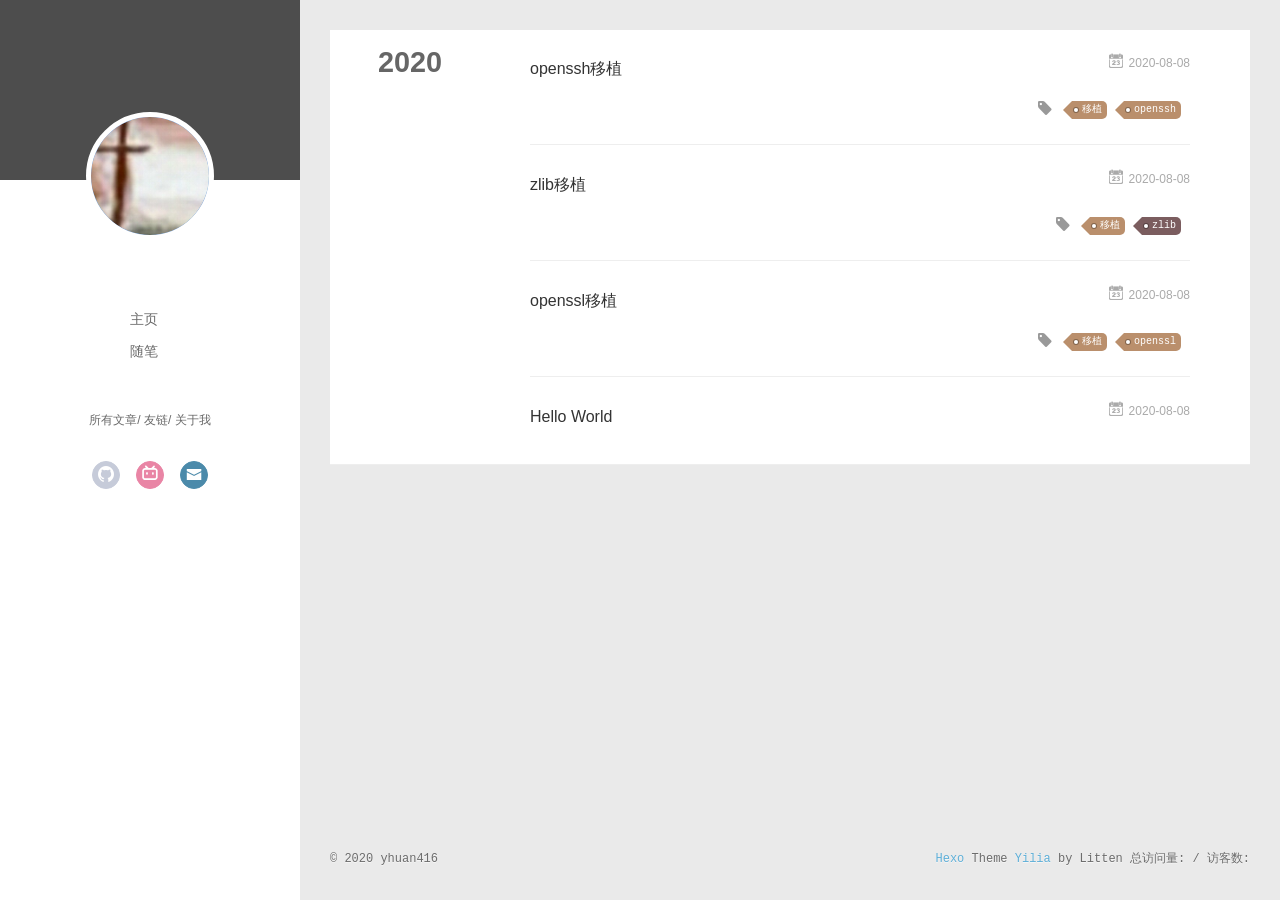
<file: archives/2020/index.html>
<!DOCTYPE html>
<html>
<head>
  <meta charset="utf-8">
  
<script>
var _hmt = _hmt || [];
(function() {
  var hm = document.createElement("script");
  hm.src = "https://hm.baidu.com/hm.js?85e80de7c28f6a222207e1ec0d5699f9";
  var s = document.getElementsByTagName("script")[0]; 
  s.parentNode.insertBefore(hm, s);
})();
</script>


  
  <meta name="renderer" content="webkit">
  <meta http-equiv="X-UA-Compatible" content="IE=edge" >
  <link rel="dns-prefetch" href="https://blog.yhuan.top">
  <title>Archives: 2020 | yHuan Personal Blog</title>
  <meta name="viewport" content="width=device-width, initial-scale=1, maximum-scale=1">
  <meta property="og:type" content="website">
<meta property="og:title" content="yHuan Personal Blog">
<meta property="og:url" content="https://blog.yhuan.top/archives/2020/index.html">
<meta property="og:site_name" content="yHuan Personal Blog">
<meta property="og:locale" content="zh_CN">
<meta property="article:author" content="yhuan416">
<meta name="twitter:card" content="summary">
  
    <link rel="alternative" href="/atom.xml" title="yHuan Personal Blog" type="application/atom+xml">
  
  
    <link rel="icon" href="/favicon.png">
  
  <link rel="stylesheet" type="text/css" href="/./main.0cf68a.css">
  <style type="text/css">
  
    #container.show {
      background: linear-gradient(200deg,#a0cfe4,#e8c37e);
    }
  </style>
  

  
<script>
var _hmt = _hmt || [];
(function() {
  var hm = document.createElement("script");
  hm.src = "https://hm.baidu.com/hm.js?85e80de7c28f6a222207e1ec0d5699f9";
  var s = document.getElementsByTagName("script")[0]; 
  s.parentNode.insertBefore(hm, s);
})();
</script>


<meta name="generator" content="Hexo 5.0.0"></head>

<body>
  <div id="container" q-class="show:isCtnShow">
    <canvas id="anm-canvas" class="anm-canvas"></canvas>
    <div class="left-col" q-class="show:isShow">
      
<div class="overlay" style="background: #4d4d4d"></div>
<div class="intrude-less">
	<header id="header" class="inner">
		<a href="/" class="profilepic">
			<img src="/img/头像.jpg" class="js-avatar">
		</a>
		<hgroup>
		  <h1 class="header-author"><a href="/"></a></h1>
		</hgroup>
		

		<nav class="header-menu">
			<ul>
			
				<li><a href="/">主页</a></li>
	        
				<li><a href="/tags/%E9%9A%8F%E7%AC%94/">随笔</a></li>
	        
			</ul>
		</nav>
		<nav class="header-smart-menu">
    		
    			
    			<a q-on="click: openSlider(e, 'innerArchive')" href="javascript:void(0)">所有文章</a>
    			
            
    			
    			<a q-on="click: openSlider(e, 'friends')" href="javascript:void(0)">友链</a>
    			
            
    			
    			<a q-on="click: openSlider(e, 'aboutme')" href="javascript:void(0)">关于我</a>
    			
            
		</nav>
		<nav class="header-nav">
			<div class="social">
				
					<a class="github" target="_blank" href="https://github.com/yhuan416" title="github"><i class="icon-github"></i></a>
		        
					<a class="bilibili" target="_blank" href="https://space.bilibili.com/25813269" title="bilibili"><i class="icon-bilibili"></i></a>
		        
					<a class="mail" target="_blank" href="mailto:1290635392@qq.com" title="mail"><i class="icon-mail"></i></a>
		        
			</div>
		</nav>
	</header>		
</div>

    </div>
    <div class="mid-col" q-class="show:isShow,hide:isShow|isFalse">
      
<nav id="mobile-nav">
  	<div class="overlay js-overlay" style="background: #4d4d4d"></div>
	<div class="btnctn js-mobile-btnctn">
  		<div class="slider-trigger list" q-on="click: openSlider(e)"><i class="icon icon-sort"></i></div>
	</div>
	<div class="intrude-less">
		<header id="header" class="inner">
			<div class="profilepic">
				<img src="/img/头像.jpg" class="js-avatar">
			</div>
			<hgroup>
			  <h1 class="header-author js-header-author"></h1>
			</hgroup>
			
			
			
				
			
				
			
			
			
			<nav class="header-nav">
				<div class="social">
					
						<a class="github" target="_blank" href="https://github.com/yhuan416" title="github"><i class="icon-github"></i></a>
			        
						<a class="bilibili" target="_blank" href="https://space.bilibili.com/25813269" title="bilibili"><i class="icon-bilibili"></i></a>
			        
						<a class="mail" target="_blank" href="mailto:1290635392@qq.com" title="mail"><i class="icon-mail"></i></a>
			        
				</div>
			</nav>

			<nav class="header-menu js-header-menu">
				<ul style="width: 50%">
				
				
					<li style="width: 50%"><a href="/">主页</a></li>
		        
					<li style="width: 50%"><a href="/tags/%E9%9A%8F%E7%AC%94/">随笔</a></li>
		        
				</ul>
			</nav>
		</header>				
	</div>
	<div class="mobile-mask" style="display:none" q-show="isShow"></div>
</nav>

      <div id="wrapper" class="body-wrap">
        <div class="menu-l">
          <div class="canvas-wrap">
            <canvas data-colors="#eaeaea" data-sectionHeight="100" data-contentId="js-content" id="myCanvas1" class="anm-canvas"></canvas>
          </div>
          <div id="js-content" class="content-ll">
            
  
  
    
    
      
      
      <section class="archives-wrap">
        <div class="archive-year-wrap">
          <a href="/archives/2020" class="archive-year">2020</a>
        </div>
        <div class="archives">
    
    <article class="archive-article archive-type-post">
  <div class="archive-article-inner">
    <header class="archive-article-header">
      	<div class="article-meta">
	      	<a href="/2020/08/08/openssh%E7%A7%BB%E6%A4%8D/" class="archive-article-date">
  	<time datetime="2020-08-08T15:58:29.000Z" itemprop="datePublished"><i class="icon-calendar icon"></i>2020-08-08</time>
</a>
        </div>
    	 
  
    <h1 itemprop="name">
      <a class="archive-article-title" href="/2020/08/08/openssh%E7%A7%BB%E6%A4%8D/">openssh移植</a>
    </h1>
  

        <div class="article-info info-on-right">
          
	<div class="article-tag tagcloud">
		<i class="icon-price-tags icon"></i>
		<ul class="article-tag-list">
			 
        		<li class="article-tag-list-item">
        			<a href="javascript:void(0)" class="js-tag article-tag-list-link color3">移植</a>
        		</li>
      		 
        		<li class="article-tag-list-item">
        			<a href="javascript:void(0)" class="js-tag article-tag-list-link color3">openssh</a>
        		</li>
      		
		</ul>
	</div>

          

        </div>
        <div class="clearfix"></div>
    </header>
  </div>
</article>
  
    
    
    <article class="archive-article archive-type-post">
  <div class="archive-article-inner">
    <header class="archive-article-header">
      	<div class="article-meta">
	      	<a href="/2020/08/08/zlib%E7%A7%BB%E6%A4%8D/" class="archive-article-date">
  	<time datetime="2020-08-08T15:39:25.000Z" itemprop="datePublished"><i class="icon-calendar icon"></i>2020-08-08</time>
</a>
        </div>
    	 
  
    <h1 itemprop="name">
      <a class="archive-article-title" href="/2020/08/08/zlib%E7%A7%BB%E6%A4%8D/">zlib移植</a>
    </h1>
  

        <div class="article-info info-on-right">
          
	<div class="article-tag tagcloud">
		<i class="icon-price-tags icon"></i>
		<ul class="article-tag-list">
			 
        		<li class="article-tag-list-item">
        			<a href="javascript:void(0)" class="js-tag article-tag-list-link color3">移植</a>
        		</li>
      		 
        		<li class="article-tag-list-item">
        			<a href="javascript:void(0)" class="js-tag article-tag-list-link color5">zlib</a>
        		</li>
      		
		</ul>
	</div>

          

        </div>
        <div class="clearfix"></div>
    </header>
  </div>
</article>
  
    
    
    <article class="archive-article archive-type-post">
  <div class="archive-article-inner">
    <header class="archive-article-header">
      	<div class="article-meta">
	      	<a href="/2020/08/08/openssl%E7%A7%BB%E6%A4%8D/" class="archive-article-date">
  	<time datetime="2020-08-08T15:10:01.000Z" itemprop="datePublished"><i class="icon-calendar icon"></i>2020-08-08</time>
</a>
        </div>
    	 
  
    <h1 itemprop="name">
      <a class="archive-article-title" href="/2020/08/08/openssl%E7%A7%BB%E6%A4%8D/">openssl移植</a>
    </h1>
  

        <div class="article-info info-on-right">
          
	<div class="article-tag tagcloud">
		<i class="icon-price-tags icon"></i>
		<ul class="article-tag-list">
			 
        		<li class="article-tag-list-item">
        			<a href="javascript:void(0)" class="js-tag article-tag-list-link color3">移植</a>
        		</li>
      		 
        		<li class="article-tag-list-item">
        			<a href="javascript:void(0)" class="js-tag article-tag-list-link color3">openssl</a>
        		</li>
      		
		</ul>
	</div>

          

        </div>
        <div class="clearfix"></div>
    </header>
  </div>
</article>
  
    
    
    <article class="archive-article archive-type-post">
  <div class="archive-article-inner">
    <header class="archive-article-header">
      	<div class="article-meta">
	      	<a href="/2020/08/08/hello-world/" class="archive-article-date">
  	<time datetime="2020-08-08T14:23:38.701Z" itemprop="datePublished"><i class="icon-calendar icon"></i>2020-08-08</time>
</a>
        </div>
    	 
  
    <h1 itemprop="name">
      <a class="archive-article-title" href="/2020/08/08/hello-world/">Hello World</a>
    </h1>
  

        <div class="article-info info-on-right">
          
          

        </div>
        <div class="clearfix"></div>
    </header>
  </div>
</article>
  
  
    </div></section>
  

    


          </div>
        </div>
      </div>
      <footer id="footer">
  <div class="outer">
    <div id="footer-info">
    	<div class="footer-left">
    		&copy; 2020 yhuan416
    	</div>
      	<div class="footer-right">
      		<a href="http://hexo.io/" target="_blank">Hexo</a>  Theme <a href="https://github.com/litten/hexo-theme-yilia" target="_blank">Yilia</a> by Litten
			<!-- # PV方式，单个用户连续点击 n 篇，记录 n 次记录值 -->
			<span id="busuanzi_container_site_pv"> 总访问量: <span id="busuanzi_value_site_pv"></span> /</span>
			<!-- # UV方式，单个用户连续点击 n 篇，记录 1 次记录值 -->
			<span id="busuanzi_container_site_uv">  访客数:<span id="busuanzi_value_site_uv"></span></span>
		</div>
    </div>
  </div>
</footer>
    </div>
    <script>
	var yiliaConfig = {
		mathjax: false,
		isHome: false,
		isPost: false,
		isArchive: true,
		isTag: false,
		isCategory: false,
		open_in_new: false,
		toc_hide_index: true,
		root: "/",
		innerArchive: true,
		showTags: false
	}
</script>

<script async src="//busuanzi.ibruce.info/busuanzi/2.3/busuanzi.pure.mini.js"></script>


<script>!function(t){function n(e){if(r[e])return r[e].exports;var i=r[e]={exports:{},id:e,loaded:!1};return t[e].call(i.exports,i,i.exports,n),i.loaded=!0,i.exports}var r={};n.m=t,n.c=r,n.p="./",n(0)}([function(t,n,r){r(195),t.exports=r(191)},function(t,n,r){var e=r(3),i=r(52),o=r(27),u=r(28),c=r(53),f="prototype",a=function(t,n,r){var s,l,h,v,p=t&a.F,d=t&a.G,y=t&a.S,g=t&a.P,b=t&a.B,m=d?e:y?e[n]||(e[n]={}):(e[n]||{})[f],x=d?i:i[n]||(i[n]={}),w=x[f]||(x[f]={});d&&(r=n);for(s in r)l=!p&&m&&void 0!==m[s],h=(l?m:r)[s],v=b&&l?c(h,e):g&&"function"==typeof h?c(Function.call,h):h,m&&u(m,s,h,t&a.U),x[s]!=h&&o(x,s,v),g&&w[s]!=h&&(w[s]=h)};e.core=i,a.F=1,a.G=2,a.S=4,a.P=8,a.B=16,a.W=32,a.U=64,a.R=128,t.exports=a},function(t,n,r){var e=r(6);t.exports=function(t){if(!e(t))throw TypeError(t+" is not an object!");return t}},function(t,n){var r=t.exports="undefined"!=typeof window&&window.Math==Math?window:"undefined"!=typeof self&&self.Math==Math?self:Function("return this")();"number"==typeof __g&&(__g=r)},function(t,n){t.exports=function(t){try{return!!t()}catch(t){return!0}}},function(t,n){var r=t.exports="undefined"!=typeof window&&window.Math==Math?window:"undefined"!=typeof self&&self.Math==Math?self:Function("return this")();"number"==typeof __g&&(__g=r)},function(t,n){t.exports=function(t){return"object"==typeof t?null!==t:"function"==typeof t}},function(t,n,r){var e=r(126)("wks"),i=r(76),o=r(3).Symbol,u="function"==typeof o;(t.exports=function(t){return e[t]||(e[t]=u&&o[t]||(u?o:i)("Symbol."+t))}).store=e},function(t,n){var r={}.hasOwnProperty;t.exports=function(t,n){return r.call(t,n)}},function(t,n,r){var e=r(94),i=r(33);t.exports=function(t){return e(i(t))}},function(t,n,r){t.exports=!r(4)(function(){return 7!=Object.defineProperty({},"a",{get:function(){return 7}}).a})},function(t,n,r){var e=r(2),i=r(167),o=r(50),u=Object.defineProperty;n.f=r(10)?Object.defineProperty:function(t,n,r){if(e(t),n=o(n,!0),e(r),i)try{return u(t,n,r)}catch(t){}if("get"in r||"set"in r)throw TypeError("Accessors not supported!");return"value"in r&&(t[n]=r.value),t}},function(t,n,r){t.exports=!r(18)(function(){return 7!=Object.defineProperty({},"a",{get:function(){return 7}}).a})},function(t,n,r){var e=r(14),i=r(22);t.exports=r(12)?function(t,n,r){return e.f(t,n,i(1,r))}:function(t,n,r){return t[n]=r,t}},function(t,n,r){var e=r(20),i=r(58),o=r(42),u=Object.defineProperty;n.f=r(12)?Object.defineProperty:function(t,n,r){if(e(t),n=o(n,!0),e(r),i)try{return u(t,n,r)}catch(t){}if("get"in r||"set"in r)throw TypeError("Accessors not supported!");return"value"in r&&(t[n]=r.value),t}},function(t,n,r){var e=r(40)("wks"),i=r(23),o=r(5).Symbol,u="function"==typeof o;(t.exports=function(t){return e[t]||(e[t]=u&&o[t]||(u?o:i)("Symbol."+t))}).store=e},function(t,n,r){var e=r(67),i=Math.min;t.exports=function(t){return t>0?i(e(t),9007199254740991):0}},function(t,n,r){var e=r(46);t.exports=function(t){return Object(e(t))}},function(t,n){t.exports=function(t){try{return!!t()}catch(t){return!0}}},function(t,n,r){var e=r(63),i=r(34);t.exports=Object.keys||function(t){return e(t,i)}},function(t,n,r){var e=r(21);t.exports=function(t){if(!e(t))throw TypeError(t+" is not an object!");return t}},function(t,n){t.exports=function(t){return"object"==typeof t?null!==t:"function"==typeof t}},function(t,n){t.exports=function(t,n){return{enumerable:!(1&t),configurable:!(2&t),writable:!(4&t),value:n}}},function(t,n){var r=0,e=Math.random();t.exports=function(t){return"Symbol(".concat(void 0===t?"":t,")_",(++r+e).toString(36))}},function(t,n){var r={}.hasOwnProperty;t.exports=function(t,n){return r.call(t,n)}},function(t,n){var r=t.exports={version:"2.4.0"};"number"==typeof __e&&(__e=r)},function(t,n){t.exports=function(t){if("function"!=typeof t)throw TypeError(t+" is not a function!");return t}},function(t,n,r){var e=r(11),i=r(66);t.exports=r(10)?function(t,n,r){return e.f(t,n,i(1,r))}:function(t,n,r){return t[n]=r,t}},function(t,n,r){var e=r(3),i=r(27),o=r(24),u=r(76)("src"),c="toString",f=Function[c],a=(""+f).split(c);r(52).inspectSource=function(t){return f.call(t)},(t.exports=function(t,n,r,c){var f="function"==typeof r;f&&(o(r,"name")||i(r,"name",n)),t[n]!==r&&(f&&(o(r,u)||i(r,u,t[n]?""+t[n]:a.join(String(n)))),t===e?t[n]=r:c?t[n]?t[n]=r:i(t,n,r):(delete t[n],i(t,n,r)))})(Function.prototype,c,function(){return"function"==typeof this&&this[u]||f.call(this)})},function(t,n,r){var e=r(1),i=r(4),o=r(46),u=function(t,n,r,e){var i=String(o(t)),u="<"+n;return""!==r&&(u+=" "+r+'="'+String(e).replace(/"/g,"&quot;")+'"'),u+">"+i+"</"+n+">"};t.exports=function(t,n){var r={};r[t]=n(u),e(e.P+e.F*i(function(){var n=""[t]('"');return n!==n.toLowerCase()||n.split('"').length>3}),"String",r)}},function(t,n,r){var e=r(115),i=r(46);t.exports=function(t){return e(i(t))}},function(t,n,r){var e=r(116),i=r(66),o=r(30),u=r(50),c=r(24),f=r(167),a=Object.getOwnPropertyDescriptor;n.f=r(10)?a:function(t,n){if(t=o(t),n=u(n,!0),f)try{return a(t,n)}catch(t){}if(c(t,n))return i(!e.f.call(t,n),t[n])}},function(t,n,r){var e=r(24),i=r(17),o=r(145)("IE_PROTO"),u=Object.prototype;t.exports=Object.getPrototypeOf||function(t){return t=i(t),e(t,o)?t[o]:"function"==typeof t.constructor&&t instanceof t.constructor?t.constructor.prototype:t instanceof Object?u:null}},function(t,n){t.exports=function(t){if(void 0==t)throw TypeError("Can't call method on  "+t);return t}},function(t,n){t.exports="constructor,hasOwnProperty,isPrototypeOf,propertyIsEnumerable,toLocaleString,toString,valueOf".split(",")},function(t,n){t.exports={}},function(t,n){t.exports=!0},function(t,n){n.f={}.propertyIsEnumerable},function(t,n,r){var e=r(14).f,i=r(8),o=r(15)("toStringTag");t.exports=function(t,n,r){t&&!i(t=r?t:t.prototype,o)&&e(t,o,{configurable:!0,value:n})}},function(t,n,r){var e=r(40)("keys"),i=r(23);t.exports=function(t){return e[t]||(e[t]=i(t))}},function(t,n,r){var e=r(5),i="__core-js_shared__",o=e[i]||(e[i]={});t.exports=function(t){return o[t]||(o[t]={})}},function(t,n){var r=Math.ceil,e=Math.floor;t.exports=function(t){return isNaN(t=+t)?0:(t>0?e:r)(t)}},function(t,n,r){var e=r(21);t.exports=function(t,n){if(!e(t))return t;var r,i;if(n&&"function"==typeof(r=t.toString)&&!e(i=r.call(t)))return i;if("function"==typeof(r=t.valueOf)&&!e(i=r.call(t)))return i;if(!n&&"function"==typeof(r=t.toString)&&!e(i=r.call(t)))return i;throw TypeError("Can't convert object to primitive value")}},function(t,n,r){var e=r(5),i=r(25),o=r(36),u=r(44),c=r(14).f;t.exports=function(t){var n=i.Symbol||(i.Symbol=o?{}:e.Symbol||{});"_"==t.charAt(0)||t in n||c(n,t,{value:u.f(t)})}},function(t,n,r){n.f=r(15)},function(t,n){var r={}.toString;t.exports=function(t){return r.call(t).slice(8,-1)}},function(t,n){t.exports=function(t){if(void 0==t)throw TypeError("Can't call method on  "+t);return t}},function(t,n,r){var e=r(4);t.exports=function(t,n){return!!t&&e(function(){n?t.call(null,function(){},1):t.call(null)})}},function(t,n,r){var e=r(53),i=r(115),o=r(17),u=r(16),c=r(203);t.exports=function(t,n){var r=1==t,f=2==t,a=3==t,s=4==t,l=6==t,h=5==t||l,v=n||c;return function(n,c,p){for(var d,y,g=o(n),b=i(g),m=e(c,p,3),x=u(b.length),w=0,S=r?v(n,x):f?v(n,0):void 0;x>w;w++)if((h||w in b)&&(d=b[w],y=m(d,w,g),t))if(r)S[w]=y;else if(y)switch(t){case 3:return!0;case 5:return d;case 6:return w;case 2:S.push(d)}else if(s)return!1;return l?-1:a||s?s:S}}},function(t,n,r){var e=r(1),i=r(52),o=r(4);t.exports=function(t,n){var r=(i.Object||{})[t]||Object[t],u={};u[t]=n(r),e(e.S+e.F*o(function(){r(1)}),"Object",u)}},function(t,n,r){var e=r(6);t.exports=function(t,n){if(!e(t))return t;var r,i;if(n&&"function"==typeof(r=t.toString)&&!e(i=r.call(t)))return i;if("function"==typeof(r=t.valueOf)&&!e(i=r.call(t)))return i;if(!n&&"function"==typeof(r=t.toString)&&!e(i=r.call(t)))return i;throw TypeError("Can't convert object to primitive value")}},function(t,n,r){var e=r(5),i=r(25),o=r(91),u=r(13),c="prototype",f=function(t,n,r){var a,s,l,h=t&f.F,v=t&f.G,p=t&f.S,d=t&f.P,y=t&f.B,g=t&f.W,b=v?i:i[n]||(i[n]={}),m=b[c],x=v?e:p?e[n]:(e[n]||{})[c];v&&(r=n);for(a in r)(s=!h&&x&&void 0!==x[a])&&a in b||(l=s?x[a]:r[a],b[a]=v&&"function"!=typeof x[a]?r[a]:y&&s?o(l,e):g&&x[a]==l?function(t){var n=function(n,r,e){if(this instanceof t){switch(arguments.length){case 0:return new t;case 1:return new t(n);case 2:return new t(n,r)}return new t(n,r,e)}return t.apply(this,arguments)};return n[c]=t[c],n}(l):d&&"function"==typeof l?o(Function.call,l):l,d&&((b.virtual||(b.virtual={}))[a]=l,t&f.R&&m&&!m[a]&&u(m,a,l)))};f.F=1,f.G=2,f.S=4,f.P=8,f.B=16,f.W=32,f.U=64,f.R=128,t.exports=f},function(t,n){var r=t.exports={version:"2.4.0"};"number"==typeof __e&&(__e=r)},function(t,n,r){var e=r(26);t.exports=function(t,n,r){if(e(t),void 0===n)return t;switch(r){case 1:return function(r){return t.call(n,r)};case 2:return function(r,e){return t.call(n,r,e)};case 3:return function(r,e,i){return t.call(n,r,e,i)}}return function(){return t.apply(n,arguments)}}},function(t,n,r){var e=r(183),i=r(1),o=r(126)("metadata"),u=o.store||(o.store=new(r(186))),c=function(t,n,r){var i=u.get(t);if(!i){if(!r)return;u.set(t,i=new e)}var o=i.get(n);if(!o){if(!r)return;i.set(n,o=new e)}return o},f=function(t,n,r){var e=c(n,r,!1);return void 0!==e&&e.has(t)},a=function(t,n,r){var e=c(n,r,!1);return void 0===e?void 0:e.get(t)},s=function(t,n,r,e){c(r,e,!0).set(t,n)},l=function(t,n){var r=c(t,n,!1),e=[];return r&&r.forEach(function(t,n){e.push(n)}),e},h=function(t){return void 0===t||"symbol"==typeof t?t:String(t)},v=function(t){i(i.S,"Reflect",t)};t.exports={store:u,map:c,has:f,get:a,set:s,keys:l,key:h,exp:v}},function(t,n,r){"use strict";if(r(10)){var e=r(69),i=r(3),o=r(4),u=r(1),c=r(127),f=r(152),a=r(53),s=r(68),l=r(66),h=r(27),v=r(73),p=r(67),d=r(16),y=r(75),g=r(50),b=r(24),m=r(180),x=r(114),w=r(6),S=r(17),_=r(137),O=r(70),E=r(32),P=r(71).f,j=r(154),F=r(76),M=r(7),A=r(48),N=r(117),T=r(146),I=r(155),k=r(80),L=r(123),R=r(74),C=r(130),D=r(160),U=r(11),W=r(31),G=U.f,B=W.f,V=i.RangeError,z=i.TypeError,q=i.Uint8Array,K="ArrayBuffer",J="Shared"+K,Y="BYTES_PER_ELEMENT",H="prototype",$=Array[H],X=f.ArrayBuffer,Q=f.DataView,Z=A(0),tt=A(2),nt=A(3),rt=A(4),et=A(5),it=A(6),ot=N(!0),ut=N(!1),ct=I.values,ft=I.keys,at=I.entries,st=$.lastIndexOf,lt=$.reduce,ht=$.reduceRight,vt=$.join,pt=$.sort,dt=$.slice,yt=$.toString,gt=$.toLocaleString,bt=M("iterator"),mt=M("toStringTag"),xt=F("typed_constructor"),wt=F("def_constructor"),St=c.CONSTR,_t=c.TYPED,Ot=c.VIEW,Et="Wrong length!",Pt=A(1,function(t,n){return Tt(T(t,t[wt]),n)}),jt=o(function(){return 1===new q(new Uint16Array([1]).buffer)[0]}),Ft=!!q&&!!q[H].set&&o(function(){new q(1).set({})}),Mt=function(t,n){if(void 0===t)throw z(Et);var r=+t,e=d(t);if(n&&!m(r,e))throw V(Et);return e},At=function(t,n){var r=p(t);if(r<0||r%n)throw V("Wrong offset!");return r},Nt=function(t){if(w(t)&&_t in t)return t;throw z(t+" is not a typed array!")},Tt=function(t,n){if(!(w(t)&&xt in t))throw z("It is not a typed array constructor!");return new t(n)},It=function(t,n){return kt(T(t,t[wt]),n)},kt=function(t,n){for(var r=0,e=n.length,i=Tt(t,e);e>r;)i[r]=n[r++];return i},Lt=function(t,n,r){G(t,n,{get:function(){return this._d[r]}})},Rt=function(t){var n,r,e,i,o,u,c=S(t),f=arguments.length,s=f>1?arguments[1]:void 0,l=void 0!==s,h=j(c);if(void 0!=h&&!_(h)){for(u=h.call(c),e=[],n=0;!(o=u.next()).done;n++)e.push(o.value);c=e}for(l&&f>2&&(s=a(s,arguments[2],2)),n=0,r=d(c.length),i=Tt(this,r);r>n;n++)i[n]=l?s(c[n],n):c[n];return i},Ct=function(){for(var t=0,n=arguments.length,r=Tt(this,n);n>t;)r[t]=arguments[t++];return r},Dt=!!q&&o(function(){gt.call(new q(1))}),Ut=function(){return gt.apply(Dt?dt.call(Nt(this)):Nt(this),arguments)},Wt={copyWithin:function(t,n){return D.call(Nt(this),t,n,arguments.length>2?arguments[2]:void 0)},every:function(t){return rt(Nt(this),t,arguments.length>1?arguments[1]:void 0)},fill:function(t){return C.apply(Nt(this),arguments)},filter:function(t){return It(this,tt(Nt(this),t,arguments.length>1?arguments[1]:void 0))},find:function(t){return et(Nt(this),t,arguments.length>1?arguments[1]:void 0)},findIndex:function(t){return it(Nt(this),t,arguments.length>1?arguments[1]:void 0)},forEach:function(t){Z(Nt(this),t,arguments.length>1?arguments[1]:void 0)},indexOf:function(t){return ut(Nt(this),t,arguments.length>1?arguments[1]:void 0)},includes:function(t){return ot(Nt(this),t,arguments.length>1?arguments[1]:void 0)},join:function(t){return vt.apply(Nt(this),arguments)},lastIndexOf:function(t){return st.apply(Nt(this),arguments)},map:function(t){return Pt(Nt(this),t,arguments.length>1?arguments[1]:void 0)},reduce:function(t){return lt.apply(Nt(this),arguments)},reduceRight:function(t){return ht.apply(Nt(this),arguments)},reverse:function(){for(var t,n=this,r=Nt(n).length,e=Math.floor(r/2),i=0;i<e;)t=n[i],n[i++]=n[--r],n[r]=t;return n},some:function(t){return nt(Nt(this),t,arguments.length>1?arguments[1]:void 0)},sort:function(t){return pt.call(Nt(this),t)},subarray:function(t,n){var r=Nt(this),e=r.length,i=y(t,e);return new(T(r,r[wt]))(r.buffer,r.byteOffset+i*r.BYTES_PER_ELEMENT,d((void 0===n?e:y(n,e))-i))}},Gt=function(t,n){return It(this,dt.call(Nt(this),t,n))},Bt=function(t){Nt(this);var n=At(arguments[1],1),r=this.length,e=S(t),i=d(e.length),o=0;if(i+n>r)throw V(Et);for(;o<i;)this[n+o]=e[o++]},Vt={entries:function(){return at.call(Nt(this))},keys:function(){return ft.call(Nt(this))},values:function(){return ct.call(Nt(this))}},zt=function(t,n){return w(t)&&t[_t]&&"symbol"!=typeof n&&n in t&&String(+n)==String(n)},qt=function(t,n){return zt(t,n=g(n,!0))?l(2,t[n]):B(t,n)},Kt=function(t,n,r){return!(zt(t,n=g(n,!0))&&w(r)&&b(r,"value"))||b(r,"get")||b(r,"set")||r.configurable||b(r,"writable")&&!r.writable||b(r,"enumerable")&&!r.enumerable?G(t,n,r):(t[n]=r.value,t)};St||(W.f=qt,U.f=Kt),u(u.S+u.F*!St,"Object",{getOwnPropertyDescriptor:qt,defineProperty:Kt}),o(function(){yt.call({})})&&(yt=gt=function(){return vt.call(this)});var Jt=v({},Wt);v(Jt,Vt),h(Jt,bt,Vt.values),v(Jt,{slice:Gt,set:Bt,constructor:function(){},toString:yt,toLocaleString:Ut}),Lt(Jt,"buffer","b"),Lt(Jt,"byteOffset","o"),Lt(Jt,"byteLength","l"),Lt(Jt,"length","e"),G(Jt,mt,{get:function(){return this[_t]}}),t.exports=function(t,n,r,f){f=!!f;var a=t+(f?"Clamped":"")+"Array",l="Uint8Array"!=a,v="get"+t,p="set"+t,y=i[a],g=y||{},b=y&&E(y),m=!y||!c.ABV,S={},_=y&&y[H],j=function(t,r){var e=t._d;return e.v[v](r*n+e.o,jt)},F=function(t,r,e){var i=t._d;f&&(e=(e=Math.round(e))<0?0:e>255?255:255&e),i.v[p](r*n+i.o,e,jt)},M=function(t,n){G(t,n,{get:function(){return j(this,n)},set:function(t){return F(this,n,t)},enumerable:!0})};m?(y=r(function(t,r,e,i){s(t,y,a,"_d");var o,u,c,f,l=0,v=0;if(w(r)){if(!(r instanceof X||(f=x(r))==K||f==J))return _t in r?kt(y,r):Rt.call(y,r);o=r,v=At(e,n);var p=r.byteLength;if(void 0===i){if(p%n)throw V(Et);if((u=p-v)<0)throw V(Et)}else if((u=d(i)*n)+v>p)throw V(Et);c=u/n}else c=Mt(r,!0),u=c*n,o=new X(u);for(h(t,"_d",{b:o,o:v,l:u,e:c,v:new Q(o)});l<c;)M(t,l++)}),_=y[H]=O(Jt),h(_,"constructor",y)):L(function(t){new y(null),new y(t)},!0)||(y=r(function(t,r,e,i){s(t,y,a);var o;return w(r)?r instanceof X||(o=x(r))==K||o==J?void 0!==i?new g(r,At(e,n),i):void 0!==e?new g(r,At(e,n)):new g(r):_t in r?kt(y,r):Rt.call(y,r):new g(Mt(r,l))}),Z(b!==Function.prototype?P(g).concat(P(b)):P(g),function(t){t in y||h(y,t,g[t])}),y[H]=_,e||(_.constructor=y));var A=_[bt],N=!!A&&("values"==A.name||void 0==A.name),T=Vt.values;h(y,xt,!0),h(_,_t,a),h(_,Ot,!0),h(_,wt,y),(f?new y(1)[mt]==a:mt in _)||G(_,mt,{get:function(){return a}}),S[a]=y,u(u.G+u.W+u.F*(y!=g),S),u(u.S,a,{BYTES_PER_ELEMENT:n,from:Rt,of:Ct}),Y in _||h(_,Y,n),u(u.P,a,Wt),R(a),u(u.P+u.F*Ft,a,{set:Bt}),u(u.P+u.F*!N,a,Vt),u(u.P+u.F*(_.toString!=yt),a,{toString:yt}),u(u.P+u.F*o(function(){new y(1).slice()}),a,{slice:Gt}),u(u.P+u.F*(o(function(){return[1,2].toLocaleString()!=new y([1,2]).toLocaleString()})||!o(function(){_.toLocaleString.call([1,2])})),a,{toLocaleString:Ut}),k[a]=N?A:T,e||N||h(_,bt,T)}}else t.exports=function(){}},function(t,n){var r={}.toString;t.exports=function(t){return r.call(t).slice(8,-1)}},function(t,n,r){var e=r(21),i=r(5).document,o=e(i)&&e(i.createElement);t.exports=function(t){return o?i.createElement(t):{}}},function(t,n,r){t.exports=!r(12)&&!r(18)(function(){return 7!=Object.defineProperty(r(57)("div"),"a",{get:function(){return 7}}).a})},function(t,n,r){"use strict";var e=r(36),i=r(51),o=r(64),u=r(13),c=r(8),f=r(35),a=r(96),s=r(38),l=r(103),h=r(15)("iterator"),v=!([].keys&&"next"in[].keys()),p="keys",d="values",y=function(){return this};t.exports=function(t,n,r,g,b,m,x){a(r,n,g);var w,S,_,O=function(t){if(!v&&t in F)return F[t];switch(t){case p:case d:return function(){return new r(this,t)}}return function(){return new r(this,t)}},E=n+" Iterator",P=b==d,j=!1,F=t.prototype,M=F[h]||F["@@iterator"]||b&&F[b],A=M||O(b),N=b?P?O("entries"):A:void 0,T="Array"==n?F.entries||M:M;if(T&&(_=l(T.call(new t)))!==Object.prototype&&(s(_,E,!0),e||c(_,h)||u(_,h,y)),P&&M&&M.name!==d&&(j=!0,A=function(){return M.call(this)}),e&&!x||!v&&!j&&F[h]||u(F,h,A),f[n]=A,f[E]=y,b)if(w={values:P?A:O(d),keys:m?A:O(p),entries:N},x)for(S in w)S in F||o(F,S,w[S]);else i(i.P+i.F*(v||j),n,w);return w}},function(t,n,r){var e=r(20),i=r(100),o=r(34),u=r(39)("IE_PROTO"),c=function(){},f="prototype",a=function(){var t,n=r(57)("iframe"),e=o.length;for(n.style.display="none",r(93).appendChild(n),n.src="javascript:",t=n.contentWindow.document,t.open(),t.write("<script>document.F=Object<\/script>"),t.close(),a=t.F;e--;)delete a[f][o[e]];return a()};t.exports=Object.create||function(t,n){var r;return null!==t?(c[f]=e(t),r=new c,c[f]=null,r[u]=t):r=a(),void 0===n?r:i(r,n)}},function(t,n,r){var e=r(63),i=r(34).concat("length","prototype");n.f=Object.getOwnPropertyNames||function(t){return e(t,i)}},function(t,n){n.f=Object.getOwnPropertySymbols},function(t,n,r){var e=r(8),i=r(9),o=r(90)(!1),u=r(39)("IE_PROTO");t.exports=function(t,n){var r,c=i(t),f=0,a=[];for(r in c)r!=u&&e(c,r)&&a.push(r);for(;n.length>f;)e(c,r=n[f++])&&(~o(a,r)||a.push(r));return a}},function(t,n,r){t.exports=r(13)},function(t,n,r){var e=r(76)("meta"),i=r(6),o=r(24),u=r(11).f,c=0,f=Object.isExtensible||function(){return!0},a=!r(4)(function(){return f(Object.preventExtensions({}))}),s=function(t){u(t,e,{value:{i:"O"+ ++c,w:{}}})},l=function(t,n){if(!i(t))return"symbol"==typeof t?t:("string"==typeof t?"S":"P")+t;if(!o(t,e)){if(!f(t))return"F";if(!n)return"E";s(t)}return t[e].i},h=function(t,n){if(!o(t,e)){if(!f(t))return!0;if(!n)return!1;s(t)}return t[e].w},v=function(t){return a&&p.NEED&&f(t)&&!o(t,e)&&s(t),t},p=t.exports={KEY:e,NEED:!1,fastKey:l,getWeak:h,onFreeze:v}},function(t,n){t.exports=function(t,n){return{enumerable:!(1&t),configurable:!(2&t),writable:!(4&t),value:n}}},function(t,n){var r=Math.ceil,e=Math.floor;t.exports=function(t){return isNaN(t=+t)?0:(t>0?e:r)(t)}},function(t,n){t.exports=function(t,n,r,e){if(!(t instanceof n)||void 0!==e&&e in t)throw TypeError(r+": incorrect invocation!");return t}},function(t,n){t.exports=!1},function(t,n,r){var e=r(2),i=r(173),o=r(133),u=r(145)("IE_PROTO"),c=function(){},f="prototype",a=function(){var t,n=r(132)("iframe"),e=o.length;for(n.style.display="none",r(135).appendChild(n),n.src="javascript:",t=n.contentWindow.document,t.open(),t.write("<script>document.F=Object<\/script>"),t.close(),a=t.F;e--;)delete a[f][o[e]];return a()};t.exports=Object.create||function(t,n){var r;return null!==t?(c[f]=e(t),r=new c,c[f]=null,r[u]=t):r=a(),void 0===n?r:i(r,n)}},function(t,n,r){var e=r(175),i=r(133).concat("length","prototype");n.f=Object.getOwnPropertyNames||function(t){return e(t,i)}},function(t,n,r){var e=r(175),i=r(133);t.exports=Object.keys||function(t){return e(t,i)}},function(t,n,r){var e=r(28);t.exports=function(t,n,r){for(var i in n)e(t,i,n[i],r);return t}},function(t,n,r){"use strict";var e=r(3),i=r(11),o=r(10),u=r(7)("species");t.exports=function(t){var n=e[t];o&&n&&!n[u]&&i.f(n,u,{configurable:!0,get:function(){return this}})}},function(t,n,r){var e=r(67),i=Math.max,o=Math.min;t.exports=function(t,n){return t=e(t),t<0?i(t+n,0):o(t,n)}},function(t,n){var r=0,e=Math.random();t.exports=function(t){return"Symbol(".concat(void 0===t?"":t,")_",(++r+e).toString(36))}},function(t,n,r){var e=r(33);t.exports=function(t){return Object(e(t))}},function(t,n,r){var e=r(7)("unscopables"),i=Array.prototype;void 0==i[e]&&r(27)(i,e,{}),t.exports=function(t){i[e][t]=!0}},function(t,n,r){var e=r(53),i=r(169),o=r(137),u=r(2),c=r(16),f=r(154),a={},s={},n=t.exports=function(t,n,r,l,h){var v,p,d,y,g=h?function(){return t}:f(t),b=e(r,l,n?2:1),m=0;if("function"!=typeof g)throw TypeError(t+" is not iterable!");if(o(g)){for(v=c(t.length);v>m;m++)if((y=n?b(u(p=t[m])[0],p[1]):b(t[m]))===a||y===s)return y}else for(d=g.call(t);!(p=d.next()).done;)if((y=i(d,b,p.value,n))===a||y===s)return y};n.BREAK=a,n.RETURN=s},function(t,n){t.exports={}},function(t,n,r){var e=r(11).f,i=r(24),o=r(7)("toStringTag");t.exports=function(t,n,r){t&&!i(t=r?t:t.prototype,o)&&e(t,o,{configurable:!0,value:n})}},function(t,n,r){var e=r(1),i=r(46),o=r(4),u=r(150),c="["+u+"]",f="​",a=RegExp("^"+c+c+"*"),s=RegExp(c+c+"*$"),l=function(t,n,r){var i={},c=o(function(){return!!u[t]()||f[t]()!=f}),a=i[t]=c?n(h):u[t];r&&(i[r]=a),e(e.P+e.F*c,"String",i)},h=l.trim=function(t,n){return t=String(i(t)),1&n&&(t=t.replace(a,"")),2&n&&(t=t.replace(s,"")),t};t.exports=l},function(t,n,r){t.exports={default:r(86),__esModule:!0}},function(t,n,r){t.exports={default:r(87),__esModule:!0}},function(t,n,r){"use strict";function e(t){return t&&t.__esModule?t:{default:t}}n.__esModule=!0;var i=r(84),o=e(i),u=r(83),c=e(u),f="function"==typeof c.default&&"symbol"==typeof o.default?function(t){return typeof t}:function(t){return t&&"function"==typeof c.default&&t.constructor===c.default&&t!==c.default.prototype?"symbol":typeof t};n.default="function"==typeof c.default&&"symbol"===f(o.default)?function(t){return void 0===t?"undefined":f(t)}:function(t){return t&&"function"==typeof c.default&&t.constructor===c.default&&t!==c.default.prototype?"symbol":void 0===t?"undefined":f(t)}},function(t,n,r){r(110),r(108),r(111),r(112),t.exports=r(25).Symbol},function(t,n,r){r(109),r(113),t.exports=r(44).f("iterator")},function(t,n){t.exports=function(t){if("function"!=typeof t)throw TypeError(t+" is not a function!");return t}},function(t,n){t.exports=function(){}},function(t,n,r){var e=r(9),i=r(106),o=r(105);t.exports=function(t){return function(n,r,u){var c,f=e(n),a=i(f.length),s=o(u,a);if(t&&r!=r){for(;a>s;)if((c=f[s++])!=c)return!0}else for(;a>s;s++)if((t||s in f)&&f[s]===r)return t||s||0;return!t&&-1}}},function(t,n,r){var e=r(88);t.exports=function(t,n,r){if(e(t),void 0===n)return t;switch(r){case 1:return function(r){return t.call(n,r)};case 2:return function(r,e){return t.call(n,r,e)};case 3:return function(r,e,i){return t.call(n,r,e,i)}}return function(){return t.apply(n,arguments)}}},function(t,n,r){var e=r(19),i=r(62),o=r(37);t.exports=function(t){var n=e(t),r=i.f;if(r)for(var u,c=r(t),f=o.f,a=0;c.length>a;)f.call(t,u=c[a++])&&n.push(u);return n}},function(t,n,r){t.exports=r(5).document&&document.documentElement},function(t,n,r){var e=r(56);t.exports=Object("z").propertyIsEnumerable(0)?Object:function(t){return"String"==e(t)?t.split(""):Object(t)}},function(t,n,r){var e=r(56);t.exports=Array.isArray||function(t){return"Array"==e(t)}},function(t,n,r){"use strict";var e=r(60),i=r(22),o=r(38),u={};r(13)(u,r(15)("iterator"),function(){return this}),t.exports=function(t,n,r){t.prototype=e(u,{next:i(1,r)}),o(t,n+" Iterator")}},function(t,n){t.exports=function(t,n){return{value:n,done:!!t}}},function(t,n,r){var e=r(19),i=r(9);t.exports=function(t,n){for(var r,o=i(t),u=e(o),c=u.length,f=0;c>f;)if(o[r=u[f++]]===n)return r}},function(t,n,r){var e=r(23)("meta"),i=r(21),o=r(8),u=r(14).f,c=0,f=Object.isExtensible||function(){return!0},a=!r(18)(function(){return f(Object.preventExtensions({}))}),s=function(t){u(t,e,{value:{i:"O"+ ++c,w:{}}})},l=function(t,n){if(!i(t))return"symbol"==typeof t?t:("string"==typeof t?"S":"P")+t;if(!o(t,e)){if(!f(t))return"F";if(!n)return"E";s(t)}return t[e].i},h=function(t,n){if(!o(t,e)){if(!f(t))return!0;if(!n)return!1;s(t)}return t[e].w},v=function(t){return a&&p.NEED&&f(t)&&!o(t,e)&&s(t),t},p=t.exports={KEY:e,NEED:!1,fastKey:l,getWeak:h,onFreeze:v}},function(t,n,r){var e=r(14),i=r(20),o=r(19);t.exports=r(12)?Object.defineProperties:function(t,n){i(t);for(var r,u=o(n),c=u.length,f=0;c>f;)e.f(t,r=u[f++],n[r]);return t}},function(t,n,r){var e=r(37),i=r(22),o=r(9),u=r(42),c=r(8),f=r(58),a=Object.getOwnPropertyDescriptor;n.f=r(12)?a:function(t,n){if(t=o(t),n=u(n,!0),f)try{return a(t,n)}catch(t){}if(c(t,n))return i(!e.f.call(t,n),t[n])}},function(t,n,r){var e=r(9),i=r(61).f,o={}.toString,u="object"==typeof window&&window&&Object.getOwnPropertyNames?Object.getOwnPropertyNames(window):[],c=function(t){try{return i(t)}catch(t){return u.slice()}};t.exports.f=function(t){return u&&"[object Window]"==o.call(t)?c(t):i(e(t))}},function(t,n,r){var e=r(8),i=r(77),o=r(39)("IE_PROTO"),u=Object.prototype;t.exports=Object.getPrototypeOf||function(t){return t=i(t),e(t,o)?t[o]:"function"==typeof t.constructor&&t instanceof t.constructor?t.constructor.prototype:t instanceof Object?u:null}},function(t,n,r){var e=r(41),i=r(33);t.exports=function(t){return function(n,r){var o,u,c=String(i(n)),f=e(r),a=c.length;return f<0||f>=a?t?"":void 0:(o=c.charCodeAt(f),o<55296||o>56319||f+1===a||(u=c.charCodeAt(f+1))<56320||u>57343?t?c.charAt(f):o:t?c.slice(f,f+2):u-56320+(o-55296<<10)+65536)}}},function(t,n,r){var e=r(41),i=Math.max,o=Math.min;t.exports=function(t,n){return t=e(t),t<0?i(t+n,0):o(t,n)}},function(t,n,r){var e=r(41),i=Math.min;t.exports=function(t){return t>0?i(e(t),9007199254740991):0}},function(t,n,r){"use strict";var e=r(89),i=r(97),o=r(35),u=r(9);t.exports=r(59)(Array,"Array",function(t,n){this._t=u(t),this._i=0,this._k=n},function(){var t=this._t,n=this._k,r=this._i++;return!t||r>=t.length?(this._t=void 0,i(1)):"keys"==n?i(0,r):"values"==n?i(0,t[r]):i(0,[r,t[r]])},"values"),o.Arguments=o.Array,e("keys"),e("values"),e("entries")},function(t,n){},function(t,n,r){"use strict";var e=r(104)(!0);r(59)(String,"String",function(t){this._t=String(t),this._i=0},function(){var t,n=this._t,r=this._i;return r>=n.length?{value:void 0,done:!0}:(t=e(n,r),this._i+=t.length,{value:t,done:!1})})},function(t,n,r){"use strict";var e=r(5),i=r(8),o=r(12),u=r(51),c=r(64),f=r(99).KEY,a=r(18),s=r(40),l=r(38),h=r(23),v=r(15),p=r(44),d=r(43),y=r(98),g=r(92),b=r(95),m=r(20),x=r(9),w=r(42),S=r(22),_=r(60),O=r(102),E=r(101),P=r(14),j=r(19),F=E.f,M=P.f,A=O.f,N=e.Symbol,T=e.JSON,I=T&&T.stringify,k="prototype",L=v("_hidden"),R=v("toPrimitive"),C={}.propertyIsEnumerable,D=s("symbol-registry"),U=s("symbols"),W=s("op-symbols"),G=Object[k],B="function"==typeof N,V=e.QObject,z=!V||!V[k]||!V[k].findChild,q=o&&a(function(){return 7!=_(M({},"a",{get:function(){return M(this,"a",{value:7}).a}})).a})?function(t,n,r){var e=F(G,n);e&&delete G[n],M(t,n,r),e&&t!==G&&M(G,n,e)}:M,K=function(t){var n=U[t]=_(N[k]);return n._k=t,n},J=B&&"symbol"==typeof N.iterator?function(t){return"symbol"==typeof t}:function(t){return t instanceof N},Y=function(t,n,r){return t===G&&Y(W,n,r),m(t),n=w(n,!0),m(r),i(U,n)?(r.enumerable?(i(t,L)&&t[L][n]&&(t[L][n]=!1),r=_(r,{enumerable:S(0,!1)})):(i(t,L)||M(t,L,S(1,{})),t[L][n]=!0),q(t,n,r)):M(t,n,r)},H=function(t,n){m(t);for(var r,e=g(n=x(n)),i=0,o=e.length;o>i;)Y(t,r=e[i++],n[r]);return t},$=function(t,n){return void 0===n?_(t):H(_(t),n)},X=function(t){var n=C.call(this,t=w(t,!0));return!(this===G&&i(U,t)&&!i(W,t))&&(!(n||!i(this,t)||!i(U,t)||i(this,L)&&this[L][t])||n)},Q=function(t,n){if(t=x(t),n=w(n,!0),t!==G||!i(U,n)||i(W,n)){var r=F(t,n);return!r||!i(U,n)||i(t,L)&&t[L][n]||(r.enumerable=!0),r}},Z=function(t){for(var n,r=A(x(t)),e=[],o=0;r.length>o;)i(U,n=r[o++])||n==L||n==f||e.push(n);return e},tt=function(t){for(var n,r=t===G,e=A(r?W:x(t)),o=[],u=0;e.length>u;)!i(U,n=e[u++])||r&&!i(G,n)||o.push(U[n]);return o};B||(N=function(){if(this instanceof N)throw TypeError("Symbol is not a constructor!");var t=h(arguments.length>0?arguments[0]:void 0),n=function(r){this===G&&n.call(W,r),i(this,L)&&i(this[L],t)&&(this[L][t]=!1),q(this,t,S(1,r))};return o&&z&&q(G,t,{configurable:!0,set:n}),K(t)},c(N[k],"toString",function(){return this._k}),E.f=Q,P.f=Y,r(61).f=O.f=Z,r(37).f=X,r(62).f=tt,o&&!r(36)&&c(G,"propertyIsEnumerable",X,!0),p.f=function(t){return K(v(t))}),u(u.G+u.W+u.F*!B,{Symbol:N});for(var nt="hasInstance,isConcatSpreadable,iterator,match,replace,search,species,split,toPrimitive,toStringTag,unscopables".split(","),rt=0;nt.length>rt;)v(nt[rt++]);for(var nt=j(v.store),rt=0;nt.length>rt;)d(nt[rt++]);u(u.S+u.F*!B,"Symbol",{for:function(t){return i(D,t+="")?D[t]:D[t]=N(t)},keyFor:function(t){if(J(t))return y(D,t);throw TypeError(t+" is not a symbol!")},useSetter:function(){z=!0},useSimple:function(){z=!1}}),u(u.S+u.F*!B,"Object",{create:$,defineProperty:Y,defineProperties:H,getOwnPropertyDescriptor:Q,getOwnPropertyNames:Z,getOwnPropertySymbols:tt}),T&&u(u.S+u.F*(!B||a(function(){var t=N();return"[null]"!=I([t])||"{}"!=I({a:t})||"{}"!=I(Object(t))})),"JSON",{stringify:function(t){if(void 0!==t&&!J(t)){for(var n,r,e=[t],i=1;arguments.length>i;)e.push(arguments[i++]);return n=e[1],"function"==typeof n&&(r=n),!r&&b(n)||(n=function(t,n){if(r&&(n=r.call(this,t,n)),!J(n))return n}),e[1]=n,I.apply(T,e)}}}),N[k][R]||r(13)(N[k],R,N[k].valueOf),l(N,"Symbol"),l(Math,"Math",!0),l(e.JSON,"JSON",!0)},function(t,n,r){r(43)("asyncIterator")},function(t,n,r){r(43)("observable")},function(t,n,r){r(107);for(var e=r(5),i=r(13),o=r(35),u=r(15)("toStringTag"),c=["NodeList","DOMTokenList","MediaList","StyleSheetList","CSSRuleList"],f=0;f<5;f++){var a=c[f],s=e[a],l=s&&s.prototype;l&&!l[u]&&i(l,u,a),o[a]=o.Array}},function(t,n,r){var e=r(45),i=r(7)("toStringTag"),o="Arguments"==e(function(){return arguments}()),u=function(t,n){try{return t[n]}catch(t){}};t.exports=function(t){var n,r,c;return void 0===t?"Undefined":null===t?"Null":"string"==typeof(r=u(n=Object(t),i))?r:o?e(n):"Object"==(c=e(n))&&"function"==typeof n.callee?"Arguments":c}},function(t,n,r){var e=r(45);t.exports=Object("z").propertyIsEnumerable(0)?Object:function(t){return"String"==e(t)?t.split(""):Object(t)}},function(t,n){n.f={}.propertyIsEnumerable},function(t,n,r){var e=r(30),i=r(16),o=r(75);t.exports=function(t){return function(n,r,u){var c,f=e(n),a=i(f.length),s=o(u,a);if(t&&r!=r){for(;a>s;)if((c=f[s++])!=c)return!0}else for(;a>s;s++)if((t||s in f)&&f[s]===r)return t||s||0;return!t&&-1}}},function(t,n,r){"use strict";var e=r(3),i=r(1),o=r(28),u=r(73),c=r(65),f=r(79),a=r(68),s=r(6),l=r(4),h=r(123),v=r(81),p=r(136);t.exports=function(t,n,r,d,y,g){var b=e[t],m=b,x=y?"set":"add",w=m&&m.prototype,S={},_=function(t){var n=w[t];o(w,t,"delete"==t?function(t){return!(g&&!s(t))&&n.call(this,0===t?0:t)}:"has"==t?function(t){return!(g&&!s(t))&&n.call(this,0===t?0:t)}:"get"==t?function(t){return g&&!s(t)?void 0:n.call(this,0===t?0:t)}:"add"==t?function(t){return n.call(this,0===t?0:t),this}:function(t,r){return n.call(this,0===t?0:t,r),this})};if("function"==typeof m&&(g||w.forEach&&!l(function(){(new m).entries().next()}))){var O=new m,E=O[x](g?{}:-0,1)!=O,P=l(function(){O.has(1)}),j=h(function(t){new m(t)}),F=!g&&l(function(){for(var t=new m,n=5;n--;)t[x](n,n);return!t.has(-0)});j||(m=n(function(n,r){a(n,m,t);var e=p(new b,n,m);return void 0!=r&&f(r,y,e[x],e),e}),m.prototype=w,w.constructor=m),(P||F)&&(_("delete"),_("has"),y&&_("get")),(F||E)&&_(x),g&&w.clear&&delete w.clear}else m=d.getConstructor(n,t,y,x),u(m.prototype,r),c.NEED=!0;return v(m,t),S[t]=m,i(i.G+i.W+i.F*(m!=b),S),g||d.setStrong(m,t,y),m}},function(t,n,r){"use strict";var e=r(27),i=r(28),o=r(4),u=r(46),c=r(7);t.exports=function(t,n,r){var f=c(t),a=r(u,f,""[t]),s=a[0],l=a[1];o(function(){var n={};return n[f]=function(){return 7},7!=""[t](n)})&&(i(String.prototype,t,s),e(RegExp.prototype,f,2==n?function(t,n){return l.call(t,this,n)}:function(t){return l.call(t,this)}))}
},function(t,n,r){"use strict";var e=r(2);t.exports=function(){var t=e(this),n="";return t.global&&(n+="g"),t.ignoreCase&&(n+="i"),t.multiline&&(n+="m"),t.unicode&&(n+="u"),t.sticky&&(n+="y"),n}},function(t,n){t.exports=function(t,n,r){var e=void 0===r;switch(n.length){case 0:return e?t():t.call(r);case 1:return e?t(n[0]):t.call(r,n[0]);case 2:return e?t(n[0],n[1]):t.call(r,n[0],n[1]);case 3:return e?t(n[0],n[1],n[2]):t.call(r,n[0],n[1],n[2]);case 4:return e?t(n[0],n[1],n[2],n[3]):t.call(r,n[0],n[1],n[2],n[3])}return t.apply(r,n)}},function(t,n,r){var e=r(6),i=r(45),o=r(7)("match");t.exports=function(t){var n;return e(t)&&(void 0!==(n=t[o])?!!n:"RegExp"==i(t))}},function(t,n,r){var e=r(7)("iterator"),i=!1;try{var o=[7][e]();o.return=function(){i=!0},Array.from(o,function(){throw 2})}catch(t){}t.exports=function(t,n){if(!n&&!i)return!1;var r=!1;try{var o=[7],u=o[e]();u.next=function(){return{done:r=!0}},o[e]=function(){return u},t(o)}catch(t){}return r}},function(t,n,r){t.exports=r(69)||!r(4)(function(){var t=Math.random();__defineSetter__.call(null,t,function(){}),delete r(3)[t]})},function(t,n){n.f=Object.getOwnPropertySymbols},function(t,n,r){var e=r(3),i="__core-js_shared__",o=e[i]||(e[i]={});t.exports=function(t){return o[t]||(o[t]={})}},function(t,n,r){for(var e,i=r(3),o=r(27),u=r(76),c=u("typed_array"),f=u("view"),a=!(!i.ArrayBuffer||!i.DataView),s=a,l=0,h="Int8Array,Uint8Array,Uint8ClampedArray,Int16Array,Uint16Array,Int32Array,Uint32Array,Float32Array,Float64Array".split(",");l<9;)(e=i[h[l++]])?(o(e.prototype,c,!0),o(e.prototype,f,!0)):s=!1;t.exports={ABV:a,CONSTR:s,TYPED:c,VIEW:f}},function(t,n){"use strict";var r={versions:function(){var t=window.navigator.userAgent;return{trident:t.indexOf("Trident")>-1,presto:t.indexOf("Presto")>-1,webKit:t.indexOf("AppleWebKit")>-1,gecko:t.indexOf("Gecko")>-1&&-1==t.indexOf("KHTML"),mobile:!!t.match(/AppleWebKit.*Mobile.*/),ios:!!t.match(/\(i[^;]+;( U;)? CPU.+Mac OS X/),android:t.indexOf("Android")>-1||t.indexOf("Linux")>-1,iPhone:t.indexOf("iPhone")>-1||t.indexOf("Mac")>-1,iPad:t.indexOf("iPad")>-1,webApp:-1==t.indexOf("Safari"),weixin:-1==t.indexOf("MicroMessenger")}}()};t.exports=r},function(t,n,r){"use strict";var e=r(85),i=function(t){return t&&t.__esModule?t:{default:t}}(e),o=function(){function t(t,n,e){return n||e?String.fromCharCode(n||e):r[t]||t}function n(t){return e[t]}var r={"&quot;":'"',"&lt;":"<","&gt;":">","&amp;":"&","&nbsp;":" "},e={};for(var u in r)e[r[u]]=u;return r["&apos;"]="'",e["'"]="&#39;",{encode:function(t){return t?(""+t).replace(/['<> "&]/g,n).replace(/\r?\n/g,"<br/>").replace(/\s/g,"&nbsp;"):""},decode:function(n){return n?(""+n).replace(/<br\s*\/?>/gi,"\n").replace(/&quot;|&lt;|&gt;|&amp;|&nbsp;|&apos;|&#(\d+);|&#(\d+)/g,t).replace(/\u00a0/g," "):""},encodeBase16:function(t){if(!t)return t;t+="";for(var n=[],r=0,e=t.length;e>r;r++)n.push(t.charCodeAt(r).toString(16).toUpperCase());return n.join("")},encodeBase16forJSON:function(t){if(!t)return t;t=t.replace(/[\u4E00-\u9FBF]/gi,function(t){return escape(t).replace("%u","\\u")});for(var n=[],r=0,e=t.length;e>r;r++)n.push(t.charCodeAt(r).toString(16).toUpperCase());return n.join("")},decodeBase16:function(t){if(!t)return t;t+="";for(var n=[],r=0,e=t.length;e>r;r+=2)n.push(String.fromCharCode("0x"+t.slice(r,r+2)));return n.join("")},encodeObject:function(t){if(t instanceof Array)for(var n=0,r=t.length;r>n;n++)t[n]=o.encodeObject(t[n]);else if("object"==(void 0===t?"undefined":(0,i.default)(t)))for(var e in t)t[e]=o.encodeObject(t[e]);else if("string"==typeof t)return o.encode(t);return t},loadScript:function(t){var n=document.createElement("script");document.getElementsByTagName("body")[0].appendChild(n),n.setAttribute("src",t)},addLoadEvent:function(t){var n=window.onload;"function"!=typeof window.onload?window.onload=t:window.onload=function(){n(),t()}}}}();t.exports=o},function(t,n,r){"use strict";var e=r(17),i=r(75),o=r(16);t.exports=function(t){for(var n=e(this),r=o(n.length),u=arguments.length,c=i(u>1?arguments[1]:void 0,r),f=u>2?arguments[2]:void 0,a=void 0===f?r:i(f,r);a>c;)n[c++]=t;return n}},function(t,n,r){"use strict";var e=r(11),i=r(66);t.exports=function(t,n,r){n in t?e.f(t,n,i(0,r)):t[n]=r}},function(t,n,r){var e=r(6),i=r(3).document,o=e(i)&&e(i.createElement);t.exports=function(t){return o?i.createElement(t):{}}},function(t,n){t.exports="constructor,hasOwnProperty,isPrototypeOf,propertyIsEnumerable,toLocaleString,toString,valueOf".split(",")},function(t,n,r){var e=r(7)("match");t.exports=function(t){var n=/./;try{"/./"[t](n)}catch(r){try{return n[e]=!1,!"/./"[t](n)}catch(t){}}return!0}},function(t,n,r){t.exports=r(3).document&&document.documentElement},function(t,n,r){var e=r(6),i=r(144).set;t.exports=function(t,n,r){var o,u=n.constructor;return u!==r&&"function"==typeof u&&(o=u.prototype)!==r.prototype&&e(o)&&i&&i(t,o),t}},function(t,n,r){var e=r(80),i=r(7)("iterator"),o=Array.prototype;t.exports=function(t){return void 0!==t&&(e.Array===t||o[i]===t)}},function(t,n,r){var e=r(45);t.exports=Array.isArray||function(t){return"Array"==e(t)}},function(t,n,r){"use strict";var e=r(70),i=r(66),o=r(81),u={};r(27)(u,r(7)("iterator"),function(){return this}),t.exports=function(t,n,r){t.prototype=e(u,{next:i(1,r)}),o(t,n+" Iterator")}},function(t,n,r){"use strict";var e=r(69),i=r(1),o=r(28),u=r(27),c=r(24),f=r(80),a=r(139),s=r(81),l=r(32),h=r(7)("iterator"),v=!([].keys&&"next"in[].keys()),p="keys",d="values",y=function(){return this};t.exports=function(t,n,r,g,b,m,x){a(r,n,g);var w,S,_,O=function(t){if(!v&&t in F)return F[t];switch(t){case p:case d:return function(){return new r(this,t)}}return function(){return new r(this,t)}},E=n+" Iterator",P=b==d,j=!1,F=t.prototype,M=F[h]||F["@@iterator"]||b&&F[b],A=M||O(b),N=b?P?O("entries"):A:void 0,T="Array"==n?F.entries||M:M;if(T&&(_=l(T.call(new t)))!==Object.prototype&&(s(_,E,!0),e||c(_,h)||u(_,h,y)),P&&M&&M.name!==d&&(j=!0,A=function(){return M.call(this)}),e&&!x||!v&&!j&&F[h]||u(F,h,A),f[n]=A,f[E]=y,b)if(w={values:P?A:O(d),keys:m?A:O(p),entries:N},x)for(S in w)S in F||o(F,S,w[S]);else i(i.P+i.F*(v||j),n,w);return w}},function(t,n){var r=Math.expm1;t.exports=!r||r(10)>22025.465794806718||r(10)<22025.465794806718||-2e-17!=r(-2e-17)?function(t){return 0==(t=+t)?t:t>-1e-6&&t<1e-6?t+t*t/2:Math.exp(t)-1}:r},function(t,n){t.exports=Math.sign||function(t){return 0==(t=+t)||t!=t?t:t<0?-1:1}},function(t,n,r){var e=r(3),i=r(151).set,o=e.MutationObserver||e.WebKitMutationObserver,u=e.process,c=e.Promise,f="process"==r(45)(u);t.exports=function(){var t,n,r,a=function(){var e,i;for(f&&(e=u.domain)&&e.exit();t;){i=t.fn,t=t.next;try{i()}catch(e){throw t?r():n=void 0,e}}n=void 0,e&&e.enter()};if(f)r=function(){u.nextTick(a)};else if(o){var s=!0,l=document.createTextNode("");new o(a).observe(l,{characterData:!0}),r=function(){l.data=s=!s}}else if(c&&c.resolve){var h=c.resolve();r=function(){h.then(a)}}else r=function(){i.call(e,a)};return function(e){var i={fn:e,next:void 0};n&&(n.next=i),t||(t=i,r()),n=i}}},function(t,n,r){var e=r(6),i=r(2),o=function(t,n){if(i(t),!e(n)&&null!==n)throw TypeError(n+": can't set as prototype!")};t.exports={set:Object.setPrototypeOf||("__proto__"in{}?function(t,n,e){try{e=r(53)(Function.call,r(31).f(Object.prototype,"__proto__").set,2),e(t,[]),n=!(t instanceof Array)}catch(t){n=!0}return function(t,r){return o(t,r),n?t.__proto__=r:e(t,r),t}}({},!1):void 0),check:o}},function(t,n,r){var e=r(126)("keys"),i=r(76);t.exports=function(t){return e[t]||(e[t]=i(t))}},function(t,n,r){var e=r(2),i=r(26),o=r(7)("species");t.exports=function(t,n){var r,u=e(t).constructor;return void 0===u||void 0==(r=e(u)[o])?n:i(r)}},function(t,n,r){var e=r(67),i=r(46);t.exports=function(t){return function(n,r){var o,u,c=String(i(n)),f=e(r),a=c.length;return f<0||f>=a?t?"":void 0:(o=c.charCodeAt(f),o<55296||o>56319||f+1===a||(u=c.charCodeAt(f+1))<56320||u>57343?t?c.charAt(f):o:t?c.slice(f,f+2):u-56320+(o-55296<<10)+65536)}}},function(t,n,r){var e=r(122),i=r(46);t.exports=function(t,n,r){if(e(n))throw TypeError("String#"+r+" doesn't accept regex!");return String(i(t))}},function(t,n,r){"use strict";var e=r(67),i=r(46);t.exports=function(t){var n=String(i(this)),r="",o=e(t);if(o<0||o==1/0)throw RangeError("Count can't be negative");for(;o>0;(o>>>=1)&&(n+=n))1&o&&(r+=n);return r}},function(t,n){t.exports="\t\n\v\f\r   ᠎             　\u2028\u2029\ufeff"},function(t,n,r){var e,i,o,u=r(53),c=r(121),f=r(135),a=r(132),s=r(3),l=s.process,h=s.setImmediate,v=s.clearImmediate,p=s.MessageChannel,d=0,y={},g="onreadystatechange",b=function(){var t=+this;if(y.hasOwnProperty(t)){var n=y[t];delete y[t],n()}},m=function(t){b.call(t.data)};h&&v||(h=function(t){for(var n=[],r=1;arguments.length>r;)n.push(arguments[r++]);return y[++d]=function(){c("function"==typeof t?t:Function(t),n)},e(d),d},v=function(t){delete y[t]},"process"==r(45)(l)?e=function(t){l.nextTick(u(b,t,1))}:p?(i=new p,o=i.port2,i.port1.onmessage=m,e=u(o.postMessage,o,1)):s.addEventListener&&"function"==typeof postMessage&&!s.importScripts?(e=function(t){s.postMessage(t+"","*")},s.addEventListener("message",m,!1)):e=g in a("script")?function(t){f.appendChild(a("script"))[g]=function(){f.removeChild(this),b.call(t)}}:function(t){setTimeout(u(b,t,1),0)}),t.exports={set:h,clear:v}},function(t,n,r){"use strict";var e=r(3),i=r(10),o=r(69),u=r(127),c=r(27),f=r(73),a=r(4),s=r(68),l=r(67),h=r(16),v=r(71).f,p=r(11).f,d=r(130),y=r(81),g="ArrayBuffer",b="DataView",m="prototype",x="Wrong length!",w="Wrong index!",S=e[g],_=e[b],O=e.Math,E=e.RangeError,P=e.Infinity,j=S,F=O.abs,M=O.pow,A=O.floor,N=O.log,T=O.LN2,I="buffer",k="byteLength",L="byteOffset",R=i?"_b":I,C=i?"_l":k,D=i?"_o":L,U=function(t,n,r){var e,i,o,u=Array(r),c=8*r-n-1,f=(1<<c)-1,a=f>>1,s=23===n?M(2,-24)-M(2,-77):0,l=0,h=t<0||0===t&&1/t<0?1:0;for(t=F(t),t!=t||t===P?(i=t!=t?1:0,e=f):(e=A(N(t)/T),t*(o=M(2,-e))<1&&(e--,o*=2),t+=e+a>=1?s/o:s*M(2,1-a),t*o>=2&&(e++,o/=2),e+a>=f?(i=0,e=f):e+a>=1?(i=(t*o-1)*M(2,n),e+=a):(i=t*M(2,a-1)*M(2,n),e=0));n>=8;u[l++]=255&i,i/=256,n-=8);for(e=e<<n|i,c+=n;c>0;u[l++]=255&e,e/=256,c-=8);return u[--l]|=128*h,u},W=function(t,n,r){var e,i=8*r-n-1,o=(1<<i)-1,u=o>>1,c=i-7,f=r-1,a=t[f--],s=127&a;for(a>>=7;c>0;s=256*s+t[f],f--,c-=8);for(e=s&(1<<-c)-1,s>>=-c,c+=n;c>0;e=256*e+t[f],f--,c-=8);if(0===s)s=1-u;else{if(s===o)return e?NaN:a?-P:P;e+=M(2,n),s-=u}return(a?-1:1)*e*M(2,s-n)},G=function(t){return t[3]<<24|t[2]<<16|t[1]<<8|t[0]},B=function(t){return[255&t]},V=function(t){return[255&t,t>>8&255]},z=function(t){return[255&t,t>>8&255,t>>16&255,t>>24&255]},q=function(t){return U(t,52,8)},K=function(t){return U(t,23,4)},J=function(t,n,r){p(t[m],n,{get:function(){return this[r]}})},Y=function(t,n,r,e){var i=+r,o=l(i);if(i!=o||o<0||o+n>t[C])throw E(w);var u=t[R]._b,c=o+t[D],f=u.slice(c,c+n);return e?f:f.reverse()},H=function(t,n,r,e,i,o){var u=+r,c=l(u);if(u!=c||c<0||c+n>t[C])throw E(w);for(var f=t[R]._b,a=c+t[D],s=e(+i),h=0;h<n;h++)f[a+h]=s[o?h:n-h-1]},$=function(t,n){s(t,S,g);var r=+n,e=h(r);if(r!=e)throw E(x);return e};if(u.ABV){if(!a(function(){new S})||!a(function(){new S(.5)})){S=function(t){return new j($(this,t))};for(var X,Q=S[m]=j[m],Z=v(j),tt=0;Z.length>tt;)(X=Z[tt++])in S||c(S,X,j[X]);o||(Q.constructor=S)}var nt=new _(new S(2)),rt=_[m].setInt8;nt.setInt8(0,2147483648),nt.setInt8(1,2147483649),!nt.getInt8(0)&&nt.getInt8(1)||f(_[m],{setInt8:function(t,n){rt.call(this,t,n<<24>>24)},setUint8:function(t,n){rt.call(this,t,n<<24>>24)}},!0)}else S=function(t){var n=$(this,t);this._b=d.call(Array(n),0),this[C]=n},_=function(t,n,r){s(this,_,b),s(t,S,b);var e=t[C],i=l(n);if(i<0||i>e)throw E("Wrong offset!");if(r=void 0===r?e-i:h(r),i+r>e)throw E(x);this[R]=t,this[D]=i,this[C]=r},i&&(J(S,k,"_l"),J(_,I,"_b"),J(_,k,"_l"),J(_,L,"_o")),f(_[m],{getInt8:function(t){return Y(this,1,t)[0]<<24>>24},getUint8:function(t){return Y(this,1,t)[0]},getInt16:function(t){var n=Y(this,2,t,arguments[1]);return(n[1]<<8|n[0])<<16>>16},getUint16:function(t){var n=Y(this,2,t,arguments[1]);return n[1]<<8|n[0]},getInt32:function(t){return G(Y(this,4,t,arguments[1]))},getUint32:function(t){return G(Y(this,4,t,arguments[1]))>>>0},getFloat32:function(t){return W(Y(this,4,t,arguments[1]),23,4)},getFloat64:function(t){return W(Y(this,8,t,arguments[1]),52,8)},setInt8:function(t,n){H(this,1,t,B,n)},setUint8:function(t,n){H(this,1,t,B,n)},setInt16:function(t,n){H(this,2,t,V,n,arguments[2])},setUint16:function(t,n){H(this,2,t,V,n,arguments[2])},setInt32:function(t,n){H(this,4,t,z,n,arguments[2])},setUint32:function(t,n){H(this,4,t,z,n,arguments[2])},setFloat32:function(t,n){H(this,4,t,K,n,arguments[2])},setFloat64:function(t,n){H(this,8,t,q,n,arguments[2])}});y(S,g),y(_,b),c(_[m],u.VIEW,!0),n[g]=S,n[b]=_},function(t,n,r){var e=r(3),i=r(52),o=r(69),u=r(182),c=r(11).f;t.exports=function(t){var n=i.Symbol||(i.Symbol=o?{}:e.Symbol||{});"_"==t.charAt(0)||t in n||c(n,t,{value:u.f(t)})}},function(t,n,r){var e=r(114),i=r(7)("iterator"),o=r(80);t.exports=r(52).getIteratorMethod=function(t){if(void 0!=t)return t[i]||t["@@iterator"]||o[e(t)]}},function(t,n,r){"use strict";var e=r(78),i=r(170),o=r(80),u=r(30);t.exports=r(140)(Array,"Array",function(t,n){this._t=u(t),this._i=0,this._k=n},function(){var t=this._t,n=this._k,r=this._i++;return!t||r>=t.length?(this._t=void 0,i(1)):"keys"==n?i(0,r):"values"==n?i(0,t[r]):i(0,[r,t[r]])},"values"),o.Arguments=o.Array,e("keys"),e("values"),e("entries")},function(t,n){function r(t,n){t.classList?t.classList.add(n):t.className+=" "+n}t.exports=r},function(t,n){function r(t,n){if(t.classList)t.classList.remove(n);else{var r=new RegExp("(^|\\b)"+n.split(" ").join("|")+"(\\b|$)","gi");t.className=t.className.replace(r," ")}}t.exports=r},function(t,n){function r(){throw new Error("setTimeout has not been defined")}function e(){throw new Error("clearTimeout has not been defined")}function i(t){if(s===setTimeout)return setTimeout(t,0);if((s===r||!s)&&setTimeout)return s=setTimeout,setTimeout(t,0);try{return s(t,0)}catch(n){try{return s.call(null,t,0)}catch(n){return s.call(this,t,0)}}}function o(t){if(l===clearTimeout)return clearTimeout(t);if((l===e||!l)&&clearTimeout)return l=clearTimeout,clearTimeout(t);try{return l(t)}catch(n){try{return l.call(null,t)}catch(n){return l.call(this,t)}}}function u(){d&&v&&(d=!1,v.length?p=v.concat(p):y=-1,p.length&&c())}function c(){if(!d){var t=i(u);d=!0;for(var n=p.length;n;){for(v=p,p=[];++y<n;)v&&v[y].run();y=-1,n=p.length}v=null,d=!1,o(t)}}function f(t,n){this.fun=t,this.array=n}function a(){}var s,l,h=t.exports={};!function(){try{s="function"==typeof setTimeout?setTimeout:r}catch(t){s=r}try{l="function"==typeof clearTimeout?clearTimeout:e}catch(t){l=e}}();var v,p=[],d=!1,y=-1;h.nextTick=function(t){var n=new Array(arguments.length-1);if(arguments.length>1)for(var r=1;r<arguments.length;r++)n[r-1]=arguments[r];p.push(new f(t,n)),1!==p.length||d||i(c)},f.prototype.run=function(){this.fun.apply(null,this.array)},h.title="browser",h.browser=!0,h.env={},h.argv=[],h.version="",h.versions={},h.on=a,h.addListener=a,h.once=a,h.off=a,h.removeListener=a,h.removeAllListeners=a,h.emit=a,h.prependListener=a,h.prependOnceListener=a,h.listeners=function(t){return[]},h.binding=function(t){throw new Error("process.binding is not supported")},h.cwd=function(){return"/"},h.chdir=function(t){throw new Error("process.chdir is not supported")},h.umask=function(){return 0}},function(t,n,r){var e=r(45);t.exports=function(t,n){if("number"!=typeof t&&"Number"!=e(t))throw TypeError(n);return+t}},function(t,n,r){"use strict";var e=r(17),i=r(75),o=r(16);t.exports=[].copyWithin||function(t,n){var r=e(this),u=o(r.length),c=i(t,u),f=i(n,u),a=arguments.length>2?arguments[2]:void 0,s=Math.min((void 0===a?u:i(a,u))-f,u-c),l=1;for(f<c&&c<f+s&&(l=-1,f+=s-1,c+=s-1);s-- >0;)f in r?r[c]=r[f]:delete r[c],c+=l,f+=l;return r}},function(t,n,r){var e=r(79);t.exports=function(t,n){var r=[];return e(t,!1,r.push,r,n),r}},function(t,n,r){var e=r(26),i=r(17),o=r(115),u=r(16);t.exports=function(t,n,r,c,f){e(n);var a=i(t),s=o(a),l=u(a.length),h=f?l-1:0,v=f?-1:1;if(r<2)for(;;){if(h in s){c=s[h],h+=v;break}if(h+=v,f?h<0:l<=h)throw TypeError("Reduce of empty array with no initial value")}for(;f?h>=0:l>h;h+=v)h in s&&(c=n(c,s[h],h,a));return c}},function(t,n,r){"use strict";var e=r(26),i=r(6),o=r(121),u=[].slice,c={},f=function(t,n,r){if(!(n in c)){for(var e=[],i=0;i<n;i++)e[i]="a["+i+"]";c[n]=Function("F,a","return new F("+e.join(",")+")")}return c[n](t,r)};t.exports=Function.bind||function(t){var n=e(this),r=u.call(arguments,1),c=function(){var e=r.concat(u.call(arguments));return this instanceof c?f(n,e.length,e):o(n,e,t)};return i(n.prototype)&&(c.prototype=n.prototype),c}},function(t,n,r){"use strict";var e=r(11).f,i=r(70),o=r(73),u=r(53),c=r(68),f=r(46),a=r(79),s=r(140),l=r(170),h=r(74),v=r(10),p=r(65).fastKey,d=v?"_s":"size",y=function(t,n){var r,e=p(n);if("F"!==e)return t._i[e];for(r=t._f;r;r=r.n)if(r.k==n)return r};t.exports={getConstructor:function(t,n,r,s){var l=t(function(t,e){c(t,l,n,"_i"),t._i=i(null),t._f=void 0,t._l=void 0,t[d]=0,void 0!=e&&a(e,r,t[s],t)});return o(l.prototype,{clear:function(){for(var t=this,n=t._i,r=t._f;r;r=r.n)r.r=!0,r.p&&(r.p=r.p.n=void 0),delete n[r.i];t._f=t._l=void 0,t[d]=0},delete:function(t){var n=this,r=y(n,t);if(r){var e=r.n,i=r.p;delete n._i[r.i],r.r=!0,i&&(i.n=e),e&&(e.p=i),n._f==r&&(n._f=e),n._l==r&&(n._l=i),n[d]--}return!!r},forEach:function(t){c(this,l,"forEach");for(var n,r=u(t,arguments.length>1?arguments[1]:void 0,3);n=n?n.n:this._f;)for(r(n.v,n.k,this);n&&n.r;)n=n.p},has:function(t){return!!y(this,t)}}),v&&e(l.prototype,"size",{get:function(){return f(this[d])}}),l},def:function(t,n,r){var e,i,o=y(t,n);return o?o.v=r:(t._l=o={i:i=p(n,!0),k:n,v:r,p:e=t._l,n:void 0,r:!1},t._f||(t._f=o),e&&(e.n=o),t[d]++,"F"!==i&&(t._i[i]=o)),t},getEntry:y,setStrong:function(t,n,r){s(t,n,function(t,n){this._t=t,this._k=n,this._l=void 0},function(){for(var t=this,n=t._k,r=t._l;r&&r.r;)r=r.p;return t._t&&(t._l=r=r?r.n:t._t._f)?"keys"==n?l(0,r.k):"values"==n?l(0,r.v):l(0,[r.k,r.v]):(t._t=void 0,l(1))},r?"entries":"values",!r,!0),h(n)}}},function(t,n,r){var e=r(114),i=r(161);t.exports=function(t){return function(){if(e(this)!=t)throw TypeError(t+"#toJSON isn't generic");return i(this)}}},function(t,n,r){"use strict";var e=r(73),i=r(65).getWeak,o=r(2),u=r(6),c=r(68),f=r(79),a=r(48),s=r(24),l=a(5),h=a(6),v=0,p=function(t){return t._l||(t._l=new d)},d=function(){this.a=[]},y=function(t,n){return l(t.a,function(t){return t[0]===n})};d.prototype={get:function(t){var n=y(this,t);if(n)return n[1]},has:function(t){return!!y(this,t)},set:function(t,n){var r=y(this,t);r?r[1]=n:this.a.push([t,n])},delete:function(t){var n=h(this.a,function(n){return n[0]===t});return~n&&this.a.splice(n,1),!!~n}},t.exports={getConstructor:function(t,n,r,o){var a=t(function(t,e){c(t,a,n,"_i"),t._i=v++,t._l=void 0,void 0!=e&&f(e,r,t[o],t)});return e(a.prototype,{delete:function(t){if(!u(t))return!1;var n=i(t);return!0===n?p(this).delete(t):n&&s(n,this._i)&&delete n[this._i]},has:function(t){if(!u(t))return!1;var n=i(t);return!0===n?p(this).has(t):n&&s(n,this._i)}}),a},def:function(t,n,r){var e=i(o(n),!0);return!0===e?p(t).set(n,r):e[t._i]=r,t},ufstore:p}},function(t,n,r){t.exports=!r(10)&&!r(4)(function(){return 7!=Object.defineProperty(r(132)("div"),"a",{get:function(){return 7}}).a})},function(t,n,r){var e=r(6),i=Math.floor;t.exports=function(t){return!e(t)&&isFinite(t)&&i(t)===t}},function(t,n,r){var e=r(2);t.exports=function(t,n,r,i){try{return i?n(e(r)[0],r[1]):n(r)}catch(n){var o=t.return;throw void 0!==o&&e(o.call(t)),n}}},function(t,n){t.exports=function(t,n){return{value:n,done:!!t}}},function(t,n){t.exports=Math.log1p||function(t){return(t=+t)>-1e-8&&t<1e-8?t-t*t/2:Math.log(1+t)}},function(t,n,r){"use strict";var e=r(72),i=r(125),o=r(116),u=r(17),c=r(115),f=Object.assign;t.exports=!f||r(4)(function(){var t={},n={},r=Symbol(),e="abcdefghijklmnopqrst";return t[r]=7,e.split("").forEach(function(t){n[t]=t}),7!=f({},t)[r]||Object.keys(f({},n)).join("")!=e})?function(t,n){for(var r=u(t),f=arguments.length,a=1,s=i.f,l=o.f;f>a;)for(var h,v=c(arguments[a++]),p=s?e(v).concat(s(v)):e(v),d=p.length,y=0;d>y;)l.call(v,h=p[y++])&&(r[h]=v[h]);return r}:f},function(t,n,r){var e=r(11),i=r(2),o=r(72);t.exports=r(10)?Object.defineProperties:function(t,n){i(t);for(var r,u=o(n),c=u.length,f=0;c>f;)e.f(t,r=u[f++],n[r]);return t}},function(t,n,r){var e=r(30),i=r(71).f,o={}.toString,u="object"==typeof window&&window&&Object.getOwnPropertyNames?Object.getOwnPropertyNames(window):[],c=function(t){try{return i(t)}catch(t){return u.slice()}};t.exports.f=function(t){return u&&"[object Window]"==o.call(t)?c(t):i(e(t))}},function(t,n,r){var e=r(24),i=r(30),o=r(117)(!1),u=r(145)("IE_PROTO");t.exports=function(t,n){var r,c=i(t),f=0,a=[];for(r in c)r!=u&&e(c,r)&&a.push(r);for(;n.length>f;)e(c,r=n[f++])&&(~o(a,r)||a.push(r));return a}},function(t,n,r){var e=r(72),i=r(30),o=r(116).f;t.exports=function(t){return function(n){for(var r,u=i(n),c=e(u),f=c.length,a=0,s=[];f>a;)o.call(u,r=c[a++])&&s.push(t?[r,u[r]]:u[r]);return s}}},function(t,n,r){var e=r(71),i=r(125),o=r(2),u=r(3).Reflect;t.exports=u&&u.ownKeys||function(t){var n=e.f(o(t)),r=i.f;return r?n.concat(r(t)):n}},function(t,n,r){var e=r(3).parseFloat,i=r(82).trim;t.exports=1/e(r(150)+"-0")!=-1/0?function(t){var n=i(String(t),3),r=e(n);return 0===r&&"-"==n.charAt(0)?-0:r}:e},function(t,n,r){var e=r(3).parseInt,i=r(82).trim,o=r(150),u=/^[\-+]?0[xX]/;t.exports=8!==e(o+"08")||22!==e(o+"0x16")?function(t,n){var r=i(String(t),3);return e(r,n>>>0||(u.test(r)?16:10))}:e},function(t,n){t.exports=Object.is||function(t,n){return t===n?0!==t||1/t==1/n:t!=t&&n!=n}},function(t,n,r){var e=r(16),i=r(149),o=r(46);t.exports=function(t,n,r,u){var c=String(o(t)),f=c.length,a=void 0===r?" ":String(r),s=e(n);if(s<=f||""==a)return c;var l=s-f,h=i.call(a,Math.ceil(l/a.length));return h.length>l&&(h=h.slice(0,l)),u?h+c:c+h}},function(t,n,r){n.f=r(7)},function(t,n,r){"use strict";var e=r(164);t.exports=r(118)("Map",function(t){return function(){return t(this,arguments.length>0?arguments[0]:void 0)}},{get:function(t){var n=e.getEntry(this,t);return n&&n.v},set:function(t,n){return e.def(this,0===t?0:t,n)}},e,!0)},function(t,n,r){r(10)&&"g"!=/./g.flags&&r(11).f(RegExp.prototype,"flags",{configurable:!0,get:r(120)})},function(t,n,r){"use strict";var e=r(164);t.exports=r(118)("Set",function(t){return function(){return t(this,arguments.length>0?arguments[0]:void 0)}},{add:function(t){return e.def(this,t=0===t?0:t,t)}},e)},function(t,n,r){"use strict";var e,i=r(48)(0),o=r(28),u=r(65),c=r(172),f=r(166),a=r(6),s=u.getWeak,l=Object.isExtensible,h=f.ufstore,v={},p=function(t){return function(){return t(this,arguments.length>0?arguments[0]:void 0)}},d={get:function(t){if(a(t)){var n=s(t);return!0===n?h(this).get(t):n?n[this._i]:void 0}},set:function(t,n){return f.def(this,t,n)}},y=t.exports=r(118)("WeakMap",p,d,f,!0,!0);7!=(new y).set((Object.freeze||Object)(v),7).get(v)&&(e=f.getConstructor(p),c(e.prototype,d),u.NEED=!0,i(["delete","has","get","set"],function(t){var n=y.prototype,r=n[t];o(n,t,function(n,i){if(a(n)&&!l(n)){this._f||(this._f=new e);var o=this._f[t](n,i);return"set"==t?this:o}return r.call(this,n,i)})}))},,,,function(t,n){"use strict";function r(){var t=document.querySelector("#page-nav");if(t&&!document.querySelector("#page-nav .extend.prev")&&(t.innerHTML='<a class="extend prev disabled" rel="prev">&laquo; Prev</a>'+t.innerHTML),t&&!document.querySelector("#page-nav .extend.next")&&(t.innerHTML=t.innerHTML+'<a class="extend next disabled" rel="next">Next &raquo;</a>'),yiliaConfig&&yiliaConfig.open_in_new){document.querySelectorAll(".article-entry a:not(.article-more-a)").forEach(function(t){var n=t.getAttribute("target");n&&""!==n||t.setAttribute("target","_blank")})}if(yiliaConfig&&yiliaConfig.toc_hide_index){document.querySelectorAll(".toc-number").forEach(function(t){t.style.display="none"})}var n=document.querySelector("#js-aboutme");n&&0!==n.length&&(n.innerHTML=n.innerText)}t.exports={init:r}},function(t,n,r){"use strict";function e(t){return t&&t.__esModule?t:{default:t}}function i(t,n){var r=/\/|index.html/g;return t.replace(r,"")===n.replace(r,"")}function o(){for(var t=document.querySelectorAll(".js-header-menu li a"),n=window.location.pathname,r=0,e=t.length;r<e;r++){var o=t[r];i(n,o.getAttribute("href"))&&(0,h.default)(o,"active")}}function u(t){for(var n=t.offsetLeft,r=t.offsetParent;null!==r;)n+=r.offsetLeft,r=r.offsetParent;return n}function c(t){for(var n=t.offsetTop,r=t.offsetParent;null!==r;)n+=r.offsetTop,r=r.offsetParent;return n}function f(t,n,r,e,i){var o=u(t),f=c(t)-n;if(f-r<=i){var a=t.$newDom;a||(a=t.cloneNode(!0),(0,d.default)(t,a),t.$newDom=a,a.style.position="fixed",a.style.top=(r||f)+"px",a.style.left=o+"px",a.style.zIndex=e||2,a.style.width="100%",a.style.color="#fff"),a.style.visibility="visible",t.style.visibility="hidden"}else{t.style.visibility="visible";var s=t.$newDom;s&&(s.style.visibility="hidden")}}function a(){var t=document.querySelector(".js-overlay"),n=document.querySelector(".js-header-menu");f(t,document.body.scrollTop,-63,2,0),f(n,document.body.scrollTop,1,3,0)}function s(){document.querySelector("#container").addEventListener("scroll",function(t){a()}),window.addEventListener("scroll",function(t){a()}),a()}var l=r(156),h=e(l),v=r(157),p=(e(v),r(382)),d=e(p),y=r(128),g=e(y),b=r(190),m=e(b),x=r(129);(function(){g.default.versions.mobile&&window.screen.width<800&&(o(),s())})(),(0,x.addLoadEvent)(function(){m.default.init()}),t.exports={}},,,,function(t,n,r){(function(t){"use strict";function n(t,n,r){t[n]||Object[e](t,n,{writable:!0,configurable:!0,value:r})}if(r(381),r(391),r(198),t._babelPolyfill)throw new Error("only one instance of babel-polyfill is allowed");t._babelPolyfill=!0;var e="defineProperty";n(String.prototype,"padLeft","".padStart),n(String.prototype,"padRight","".padEnd),"pop,reverse,shift,keys,values,entries,indexOf,every,some,forEach,map,filter,find,findIndex,includes,join,slice,concat,push,splice,unshift,sort,lastIndexOf,reduce,reduceRight,copyWithin,fill".split(",").forEach(function(t){[][t]&&n(Array,t,Function.call.bind([][t]))})}).call(n,function(){return this}())},,,function(t,n,r){r(210),t.exports=r(52).RegExp.escape},,,,function(t,n,r){var e=r(6),i=r(138),o=r(7)("species");t.exports=function(t){var n;return i(t)&&(n=t.constructor,"function"!=typeof n||n!==Array&&!i(n.prototype)||(n=void 0),e(n)&&null===(n=n[o])&&(n=void 0)),void 0===n?Array:n}},function(t,n,r){var e=r(202);t.exports=function(t,n){return new(e(t))(n)}},function(t,n,r){"use strict";var e=r(2),i=r(50),o="number";t.exports=function(t){if("string"!==t&&t!==o&&"default"!==t)throw TypeError("Incorrect hint");return i(e(this),t!=o)}},function(t,n,r){var e=r(72),i=r(125),o=r(116);t.exports=function(t){var n=e(t),r=i.f;if(r)for(var u,c=r(t),f=o.f,a=0;c.length>a;)f.call(t,u=c[a++])&&n.push(u);return n}},function(t,n,r){var e=r(72),i=r(30);t.exports=function(t,n){for(var r,o=i(t),u=e(o),c=u.length,f=0;c>f;)if(o[r=u[f++]]===n)return r}},function(t,n,r){"use strict";var e=r(208),i=r(121),o=r(26);t.exports=function(){for(var t=o(this),n=arguments.length,r=Array(n),u=0,c=e._,f=!1;n>u;)(r[u]=arguments[u++])===c&&(f=!0);return function(){var e,o=this,u=arguments.length,a=0,s=0;if(!f&&!u)return i(t,r,o);if(e=r.slice(),f)for(;n>a;a++)e[a]===c&&(e[a]=arguments[s++]);for(;u>s;)e.push(arguments[s++]);return i(t,e,o)}}},function(t,n,r){t.exports=r(3)},function(t,n){t.exports=function(t,n){var r=n===Object(n)?function(t){return n[t]}:n;return function(n){return String(n).replace(t,r)}}},function(t,n,r){var e=r(1),i=r(209)(/[\\^$*+?.()|[\]{}]/g,"\\$&");e(e.S,"RegExp",{escape:function(t){return i(t)}})},function(t,n,r){var e=r(1);e(e.P,"Array",{copyWithin:r(160)}),r(78)("copyWithin")},function(t,n,r){"use strict";var e=r(1),i=r(48)(4);e(e.P+e.F*!r(47)([].every,!0),"Array",{every:function(t){return i(this,t,arguments[1])}})},function(t,n,r){var e=r(1);e(e.P,"Array",{fill:r(130)}),r(78)("fill")},function(t,n,r){"use strict";var e=r(1),i=r(48)(2);e(e.P+e.F*!r(47)([].filter,!0),"Array",{filter:function(t){return i(this,t,arguments[1])}})},function(t,n,r){"use strict";var e=r(1),i=r(48)(6),o="findIndex",u=!0;o in[]&&Array(1)[o](function(){u=!1}),e(e.P+e.F*u,"Array",{findIndex:function(t){return i(this,t,arguments.length>1?arguments[1]:void 0)}}),r(78)(o)},function(t,n,r){"use strict";var e=r(1),i=r(48)(5),o="find",u=!0;o in[]&&Array(1)[o](function(){u=!1}),e(e.P+e.F*u,"Array",{find:function(t){return i(this,t,arguments.length>1?arguments[1]:void 0)}}),r(78)(o)},function(t,n,r){"use strict";var e=r(1),i=r(48)(0),o=r(47)([].forEach,!0);e(e.P+e.F*!o,"Array",{forEach:function(t){return i(this,t,arguments[1])}})},function(t,n,r){"use strict";var e=r(53),i=r(1),o=r(17),u=r(169),c=r(137),f=r(16),a=r(131),s=r(154);i(i.S+i.F*!r(123)(function(t){Array.from(t)}),"Array",{from:function(t){var n,r,i,l,h=o(t),v="function"==typeof this?this:Array,p=arguments.length,d=p>1?arguments[1]:void 0,y=void 0!==d,g=0,b=s(h);if(y&&(d=e(d,p>2?arguments[2]:void 0,2)),void 0==b||v==Array&&c(b))for(n=f(h.length),r=new v(n);n>g;g++)a(r,g,y?d(h[g],g):h[g]);else for(l=b.call(h),r=new v;!(i=l.next()).done;g++)a(r,g,y?u(l,d,[i.value,g],!0):i.value);return r.length=g,r}})},function(t,n,r){"use strict";var e=r(1),i=r(117)(!1),o=[].indexOf,u=!!o&&1/[1].indexOf(1,-0)<0;e(e.P+e.F*(u||!r(47)(o)),"Array",{indexOf:function(t){return u?o.apply(this,arguments)||0:i(this,t,arguments[1])}})},function(t,n,r){var e=r(1);e(e.S,"Array",{isArray:r(138)})},function(t,n,r){"use strict";var e=r(1),i=r(30),o=[].join;e(e.P+e.F*(r(115)!=Object||!r(47)(o)),"Array",{join:function(t){return o.call(i(this),void 0===t?",":t)}})},function(t,n,r){"use strict";var e=r(1),i=r(30),o=r(67),u=r(16),c=[].lastIndexOf,f=!!c&&1/[1].lastIndexOf(1,-0)<0;e(e.P+e.F*(f||!r(47)(c)),"Array",{lastIndexOf:function(t){if(f)return c.apply(this,arguments)||0;var n=i(this),r=u(n.length),e=r-1;for(arguments.length>1&&(e=Math.min(e,o(arguments[1]))),e<0&&(e=r+e);e>=0;e--)if(e in n&&n[e]===t)return e||0;return-1}})},function(t,n,r){"use strict";var e=r(1),i=r(48)(1);e(e.P+e.F*!r(47)([].map,!0),"Array",{map:function(t){return i(this,t,arguments[1])}})},function(t,n,r){"use strict";var e=r(1),i=r(131);e(e.S+e.F*r(4)(function(){function t(){}return!(Array.of.call(t)instanceof t)}),"Array",{of:function(){for(var t=0,n=arguments.length,r=new("function"==typeof this?this:Array)(n);n>t;)i(r,t,arguments[t++]);return r.length=n,r}})},function(t,n,r){"use strict";var e=r(1),i=r(162);e(e.P+e.F*!r(47)([].reduceRight,!0),"Array",{reduceRight:function(t){return i(this,t,arguments.length,arguments[1],!0)}})},function(t,n,r){"use strict";var e=r(1),i=r(162);e(e.P+e.F*!r(47)([].reduce,!0),"Array",{reduce:function(t){return i(this,t,arguments.length,arguments[1],!1)}})},function(t,n,r){"use strict";var e=r(1),i=r(135),o=r(45),u=r(75),c=r(16),f=[].slice;e(e.P+e.F*r(4)(function(){i&&f.call(i)}),"Array",{slice:function(t,n){var r=c(this.length),e=o(this);if(n=void 0===n?r:n,"Array"==e)return f.call(this,t,n);for(var i=u(t,r),a=u(n,r),s=c(a-i),l=Array(s),h=0;h<s;h++)l[h]="String"==e?this.charAt(i+h):this[i+h];return l}})},function(t,n,r){"use strict";var e=r(1),i=r(48)(3);e(e.P+e.F*!r(47)([].some,!0),"Array",{some:function(t){return i(this,t,arguments[1])}})},function(t,n,r){"use strict";var e=r(1),i=r(26),o=r(17),u=r(4),c=[].sort,f=[1,2,3];e(e.P+e.F*(u(function(){f.sort(void 0)})||!u(function(){f.sort(null)})||!r(47)(c)),"Array",{sort:function(t){return void 0===t?c.call(o(this)):c.call(o(this),i(t))}})},function(t,n,r){r(74)("Array")},function(t,n,r){var e=r(1);e(e.S,"Date",{now:function(){return(new Date).getTime()}})},function(t,n,r){"use strict";var e=r(1),i=r(4),o=Date.prototype.getTime,u=function(t){return t>9?t:"0"+t};e(e.P+e.F*(i(function(){return"0385-07-25T07:06:39.999Z"!=new Date(-5e13-1).toISOString()})||!i(function(){new Date(NaN).toISOString()})),"Date",{toISOString:function(){
if(!isFinite(o.call(this)))throw RangeError("Invalid time value");var t=this,n=t.getUTCFullYear(),r=t.getUTCMilliseconds(),e=n<0?"-":n>9999?"+":"";return e+("00000"+Math.abs(n)).slice(e?-6:-4)+"-"+u(t.getUTCMonth()+1)+"-"+u(t.getUTCDate())+"T"+u(t.getUTCHours())+":"+u(t.getUTCMinutes())+":"+u(t.getUTCSeconds())+"."+(r>99?r:"0"+u(r))+"Z"}})},function(t,n,r){"use strict";var e=r(1),i=r(17),o=r(50);e(e.P+e.F*r(4)(function(){return null!==new Date(NaN).toJSON()||1!==Date.prototype.toJSON.call({toISOString:function(){return 1}})}),"Date",{toJSON:function(t){var n=i(this),r=o(n);return"number"!=typeof r||isFinite(r)?n.toISOString():null}})},function(t,n,r){var e=r(7)("toPrimitive"),i=Date.prototype;e in i||r(27)(i,e,r(204))},function(t,n,r){var e=Date.prototype,i="Invalid Date",o="toString",u=e[o],c=e.getTime;new Date(NaN)+""!=i&&r(28)(e,o,function(){var t=c.call(this);return t===t?u.call(this):i})},function(t,n,r){var e=r(1);e(e.P,"Function",{bind:r(163)})},function(t,n,r){"use strict";var e=r(6),i=r(32),o=r(7)("hasInstance"),u=Function.prototype;o in u||r(11).f(u,o,{value:function(t){if("function"!=typeof this||!e(t))return!1;if(!e(this.prototype))return t instanceof this;for(;t=i(t);)if(this.prototype===t)return!0;return!1}})},function(t,n,r){var e=r(11).f,i=r(66),o=r(24),u=Function.prototype,c="name",f=Object.isExtensible||function(){return!0};c in u||r(10)&&e(u,c,{configurable:!0,get:function(){try{var t=this,n=(""+t).match(/^\s*function ([^ (]*)/)[1];return o(t,c)||!f(t)||e(t,c,i(5,n)),n}catch(t){return""}}})},function(t,n,r){var e=r(1),i=r(171),o=Math.sqrt,u=Math.acosh;e(e.S+e.F*!(u&&710==Math.floor(u(Number.MAX_VALUE))&&u(1/0)==1/0),"Math",{acosh:function(t){return(t=+t)<1?NaN:t>94906265.62425156?Math.log(t)+Math.LN2:i(t-1+o(t-1)*o(t+1))}})},function(t,n,r){function e(t){return isFinite(t=+t)&&0!=t?t<0?-e(-t):Math.log(t+Math.sqrt(t*t+1)):t}var i=r(1),o=Math.asinh;i(i.S+i.F*!(o&&1/o(0)>0),"Math",{asinh:e})},function(t,n,r){var e=r(1),i=Math.atanh;e(e.S+e.F*!(i&&1/i(-0)<0),"Math",{atanh:function(t){return 0==(t=+t)?t:Math.log((1+t)/(1-t))/2}})},function(t,n,r){var e=r(1),i=r(142);e(e.S,"Math",{cbrt:function(t){return i(t=+t)*Math.pow(Math.abs(t),1/3)}})},function(t,n,r){var e=r(1);e(e.S,"Math",{clz32:function(t){return(t>>>=0)?31-Math.floor(Math.log(t+.5)*Math.LOG2E):32}})},function(t,n,r){var e=r(1),i=Math.exp;e(e.S,"Math",{cosh:function(t){return(i(t=+t)+i(-t))/2}})},function(t,n,r){var e=r(1),i=r(141);e(e.S+e.F*(i!=Math.expm1),"Math",{expm1:i})},function(t,n,r){var e=r(1),i=r(142),o=Math.pow,u=o(2,-52),c=o(2,-23),f=o(2,127)*(2-c),a=o(2,-126),s=function(t){return t+1/u-1/u};e(e.S,"Math",{fround:function(t){var n,r,e=Math.abs(t),o=i(t);return e<a?o*s(e/a/c)*a*c:(n=(1+c/u)*e,r=n-(n-e),r>f||r!=r?o*(1/0):o*r)}})},function(t,n,r){var e=r(1),i=Math.abs;e(e.S,"Math",{hypot:function(t,n){for(var r,e,o=0,u=0,c=arguments.length,f=0;u<c;)r=i(arguments[u++]),f<r?(e=f/r,o=o*e*e+1,f=r):r>0?(e=r/f,o+=e*e):o+=r;return f===1/0?1/0:f*Math.sqrt(o)}})},function(t,n,r){var e=r(1),i=Math.imul;e(e.S+e.F*r(4)(function(){return-5!=i(4294967295,5)||2!=i.length}),"Math",{imul:function(t,n){var r=65535,e=+t,i=+n,o=r&e,u=r&i;return 0|o*u+((r&e>>>16)*u+o*(r&i>>>16)<<16>>>0)}})},function(t,n,r){var e=r(1);e(e.S,"Math",{log10:function(t){return Math.log(t)/Math.LN10}})},function(t,n,r){var e=r(1);e(e.S,"Math",{log1p:r(171)})},function(t,n,r){var e=r(1);e(e.S,"Math",{log2:function(t){return Math.log(t)/Math.LN2}})},function(t,n,r){var e=r(1);e(e.S,"Math",{sign:r(142)})},function(t,n,r){var e=r(1),i=r(141),o=Math.exp;e(e.S+e.F*r(4)(function(){return-2e-17!=!Math.sinh(-2e-17)}),"Math",{sinh:function(t){return Math.abs(t=+t)<1?(i(t)-i(-t))/2:(o(t-1)-o(-t-1))*(Math.E/2)}})},function(t,n,r){var e=r(1),i=r(141),o=Math.exp;e(e.S,"Math",{tanh:function(t){var n=i(t=+t),r=i(-t);return n==1/0?1:r==1/0?-1:(n-r)/(o(t)+o(-t))}})},function(t,n,r){var e=r(1);e(e.S,"Math",{trunc:function(t){return(t>0?Math.floor:Math.ceil)(t)}})},function(t,n,r){"use strict";var e=r(3),i=r(24),o=r(45),u=r(136),c=r(50),f=r(4),a=r(71).f,s=r(31).f,l=r(11).f,h=r(82).trim,v="Number",p=e[v],d=p,y=p.prototype,g=o(r(70)(y))==v,b="trim"in String.prototype,m=function(t){var n=c(t,!1);if("string"==typeof n&&n.length>2){n=b?n.trim():h(n,3);var r,e,i,o=n.charCodeAt(0);if(43===o||45===o){if(88===(r=n.charCodeAt(2))||120===r)return NaN}else if(48===o){switch(n.charCodeAt(1)){case 66:case 98:e=2,i=49;break;case 79:case 111:e=8,i=55;break;default:return+n}for(var u,f=n.slice(2),a=0,s=f.length;a<s;a++)if((u=f.charCodeAt(a))<48||u>i)return NaN;return parseInt(f,e)}}return+n};if(!p(" 0o1")||!p("0b1")||p("+0x1")){p=function(t){var n=arguments.length<1?0:t,r=this;return r instanceof p&&(g?f(function(){y.valueOf.call(r)}):o(r)!=v)?u(new d(m(n)),r,p):m(n)};for(var x,w=r(10)?a(d):"MAX_VALUE,MIN_VALUE,NaN,NEGATIVE_INFINITY,POSITIVE_INFINITY,EPSILON,isFinite,isInteger,isNaN,isSafeInteger,MAX_SAFE_INTEGER,MIN_SAFE_INTEGER,parseFloat,parseInt,isInteger".split(","),S=0;w.length>S;S++)i(d,x=w[S])&&!i(p,x)&&l(p,x,s(d,x));p.prototype=y,y.constructor=p,r(28)(e,v,p)}},function(t,n,r){var e=r(1);e(e.S,"Number",{EPSILON:Math.pow(2,-52)})},function(t,n,r){var e=r(1),i=r(3).isFinite;e(e.S,"Number",{isFinite:function(t){return"number"==typeof t&&i(t)}})},function(t,n,r){var e=r(1);e(e.S,"Number",{isInteger:r(168)})},function(t,n,r){var e=r(1);e(e.S,"Number",{isNaN:function(t){return t!=t}})},function(t,n,r){var e=r(1),i=r(168),o=Math.abs;e(e.S,"Number",{isSafeInteger:function(t){return i(t)&&o(t)<=9007199254740991}})},function(t,n,r){var e=r(1);e(e.S,"Number",{MAX_SAFE_INTEGER:9007199254740991})},function(t,n,r){var e=r(1);e(e.S,"Number",{MIN_SAFE_INTEGER:-9007199254740991})},function(t,n,r){var e=r(1),i=r(178);e(e.S+e.F*(Number.parseFloat!=i),"Number",{parseFloat:i})},function(t,n,r){var e=r(1),i=r(179);e(e.S+e.F*(Number.parseInt!=i),"Number",{parseInt:i})},function(t,n,r){"use strict";var e=r(1),i=r(67),o=r(159),u=r(149),c=1..toFixed,f=Math.floor,a=[0,0,0,0,0,0],s="Number.toFixed: incorrect invocation!",l="0",h=function(t,n){for(var r=-1,e=n;++r<6;)e+=t*a[r],a[r]=e%1e7,e=f(e/1e7)},v=function(t){for(var n=6,r=0;--n>=0;)r+=a[n],a[n]=f(r/t),r=r%t*1e7},p=function(){for(var t=6,n="";--t>=0;)if(""!==n||0===t||0!==a[t]){var r=String(a[t]);n=""===n?r:n+u.call(l,7-r.length)+r}return n},d=function(t,n,r){return 0===n?r:n%2==1?d(t,n-1,r*t):d(t*t,n/2,r)},y=function(t){for(var n=0,r=t;r>=4096;)n+=12,r/=4096;for(;r>=2;)n+=1,r/=2;return n};e(e.P+e.F*(!!c&&("0.000"!==8e-5.toFixed(3)||"1"!==.9.toFixed(0)||"1.25"!==1.255.toFixed(2)||"1000000000000000128"!==(0xde0b6b3a7640080).toFixed(0))||!r(4)(function(){c.call({})})),"Number",{toFixed:function(t){var n,r,e,c,f=o(this,s),a=i(t),g="",b=l;if(a<0||a>20)throw RangeError(s);if(f!=f)return"NaN";if(f<=-1e21||f>=1e21)return String(f);if(f<0&&(g="-",f=-f),f>1e-21)if(n=y(f*d(2,69,1))-69,r=n<0?f*d(2,-n,1):f/d(2,n,1),r*=4503599627370496,(n=52-n)>0){for(h(0,r),e=a;e>=7;)h(1e7,0),e-=7;for(h(d(10,e,1),0),e=n-1;e>=23;)v(1<<23),e-=23;v(1<<e),h(1,1),v(2),b=p()}else h(0,r),h(1<<-n,0),b=p()+u.call(l,a);return a>0?(c=b.length,b=g+(c<=a?"0."+u.call(l,a-c)+b:b.slice(0,c-a)+"."+b.slice(c-a))):b=g+b,b}})},function(t,n,r){"use strict";var e=r(1),i=r(4),o=r(159),u=1..toPrecision;e(e.P+e.F*(i(function(){return"1"!==u.call(1,void 0)})||!i(function(){u.call({})})),"Number",{toPrecision:function(t){var n=o(this,"Number#toPrecision: incorrect invocation!");return void 0===t?u.call(n):u.call(n,t)}})},function(t,n,r){var e=r(1);e(e.S+e.F,"Object",{assign:r(172)})},function(t,n,r){var e=r(1);e(e.S,"Object",{create:r(70)})},function(t,n,r){var e=r(1);e(e.S+e.F*!r(10),"Object",{defineProperties:r(173)})},function(t,n,r){var e=r(1);e(e.S+e.F*!r(10),"Object",{defineProperty:r(11).f})},function(t,n,r){var e=r(6),i=r(65).onFreeze;r(49)("freeze",function(t){return function(n){return t&&e(n)?t(i(n)):n}})},function(t,n,r){var e=r(30),i=r(31).f;r(49)("getOwnPropertyDescriptor",function(){return function(t,n){return i(e(t),n)}})},function(t,n,r){r(49)("getOwnPropertyNames",function(){return r(174).f})},function(t,n,r){var e=r(17),i=r(32);r(49)("getPrototypeOf",function(){return function(t){return i(e(t))}})},function(t,n,r){var e=r(6);r(49)("isExtensible",function(t){return function(n){return!!e(n)&&(!t||t(n))}})},function(t,n,r){var e=r(6);r(49)("isFrozen",function(t){return function(n){return!e(n)||!!t&&t(n)}})},function(t,n,r){var e=r(6);r(49)("isSealed",function(t){return function(n){return!e(n)||!!t&&t(n)}})},function(t,n,r){var e=r(1);e(e.S,"Object",{is:r(180)})},function(t,n,r){var e=r(17),i=r(72);r(49)("keys",function(){return function(t){return i(e(t))}})},function(t,n,r){var e=r(6),i=r(65).onFreeze;r(49)("preventExtensions",function(t){return function(n){return t&&e(n)?t(i(n)):n}})},function(t,n,r){var e=r(6),i=r(65).onFreeze;r(49)("seal",function(t){return function(n){return t&&e(n)?t(i(n)):n}})},function(t,n,r){var e=r(1);e(e.S,"Object",{setPrototypeOf:r(144).set})},function(t,n,r){"use strict";var e=r(114),i={};i[r(7)("toStringTag")]="z",i+""!="[object z]"&&r(28)(Object.prototype,"toString",function(){return"[object "+e(this)+"]"},!0)},function(t,n,r){var e=r(1),i=r(178);e(e.G+e.F*(parseFloat!=i),{parseFloat:i})},function(t,n,r){var e=r(1),i=r(179);e(e.G+e.F*(parseInt!=i),{parseInt:i})},function(t,n,r){"use strict";var e,i,o,u=r(69),c=r(3),f=r(53),a=r(114),s=r(1),l=r(6),h=r(26),v=r(68),p=r(79),d=r(146),y=r(151).set,g=r(143)(),b="Promise",m=c.TypeError,x=c.process,w=c[b],x=c.process,S="process"==a(x),_=function(){},O=!!function(){try{var t=w.resolve(1),n=(t.constructor={})[r(7)("species")]=function(t){t(_,_)};return(S||"function"==typeof PromiseRejectionEvent)&&t.then(_)instanceof n}catch(t){}}(),E=function(t,n){return t===n||t===w&&n===o},P=function(t){var n;return!(!l(t)||"function"!=typeof(n=t.then))&&n},j=function(t){return E(w,t)?new F(t):new i(t)},F=i=function(t){var n,r;this.promise=new t(function(t,e){if(void 0!==n||void 0!==r)throw m("Bad Promise constructor");n=t,r=e}),this.resolve=h(n),this.reject=h(r)},M=function(t){try{t()}catch(t){return{error:t}}},A=function(t,n){if(!t._n){t._n=!0;var r=t._c;g(function(){for(var e=t._v,i=1==t._s,o=0;r.length>o;)!function(n){var r,o,u=i?n.ok:n.fail,c=n.resolve,f=n.reject,a=n.domain;try{u?(i||(2==t._h&&I(t),t._h=1),!0===u?r=e:(a&&a.enter(),r=u(e),a&&a.exit()),r===n.promise?f(m("Promise-chain cycle")):(o=P(r))?o.call(r,c,f):c(r)):f(e)}catch(t){f(t)}}(r[o++]);t._c=[],t._n=!1,n&&!t._h&&N(t)})}},N=function(t){y.call(c,function(){var n,r,e,i=t._v;if(T(t)&&(n=M(function(){S?x.emit("unhandledRejection",i,t):(r=c.onunhandledrejection)?r({promise:t,reason:i}):(e=c.console)&&e.error&&e.error("Unhandled promise rejection",i)}),t._h=S||T(t)?2:1),t._a=void 0,n)throw n.error})},T=function(t){if(1==t._h)return!1;for(var n,r=t._a||t._c,e=0;r.length>e;)if(n=r[e++],n.fail||!T(n.promise))return!1;return!0},I=function(t){y.call(c,function(){var n;S?x.emit("rejectionHandled",t):(n=c.onrejectionhandled)&&n({promise:t,reason:t._v})})},k=function(t){var n=this;n._d||(n._d=!0,n=n._w||n,n._v=t,n._s=2,n._a||(n._a=n._c.slice()),A(n,!0))},L=function(t){var n,r=this;if(!r._d){r._d=!0,r=r._w||r;try{if(r===t)throw m("Promise can't be resolved itself");(n=P(t))?g(function(){var e={_w:r,_d:!1};try{n.call(t,f(L,e,1),f(k,e,1))}catch(t){k.call(e,t)}}):(r._v=t,r._s=1,A(r,!1))}catch(t){k.call({_w:r,_d:!1},t)}}};O||(w=function(t){v(this,w,b,"_h"),h(t),e.call(this);try{t(f(L,this,1),f(k,this,1))}catch(t){k.call(this,t)}},e=function(t){this._c=[],this._a=void 0,this._s=0,this._d=!1,this._v=void 0,this._h=0,this._n=!1},e.prototype=r(73)(w.prototype,{then:function(t,n){var r=j(d(this,w));return r.ok="function"!=typeof t||t,r.fail="function"==typeof n&&n,r.domain=S?x.domain:void 0,this._c.push(r),this._a&&this._a.push(r),this._s&&A(this,!1),r.promise},catch:function(t){return this.then(void 0,t)}}),F=function(){var t=new e;this.promise=t,this.resolve=f(L,t,1),this.reject=f(k,t,1)}),s(s.G+s.W+s.F*!O,{Promise:w}),r(81)(w,b),r(74)(b),o=r(52)[b],s(s.S+s.F*!O,b,{reject:function(t){var n=j(this);return(0,n.reject)(t),n.promise}}),s(s.S+s.F*(u||!O),b,{resolve:function(t){if(t instanceof w&&E(t.constructor,this))return t;var n=j(this);return(0,n.resolve)(t),n.promise}}),s(s.S+s.F*!(O&&r(123)(function(t){w.all(t).catch(_)})),b,{all:function(t){var n=this,r=j(n),e=r.resolve,i=r.reject,o=M(function(){var r=[],o=0,u=1;p(t,!1,function(t){var c=o++,f=!1;r.push(void 0),u++,n.resolve(t).then(function(t){f||(f=!0,r[c]=t,--u||e(r))},i)}),--u||e(r)});return o&&i(o.error),r.promise},race:function(t){var n=this,r=j(n),e=r.reject,i=M(function(){p(t,!1,function(t){n.resolve(t).then(r.resolve,e)})});return i&&e(i.error),r.promise}})},function(t,n,r){var e=r(1),i=r(26),o=r(2),u=(r(3).Reflect||{}).apply,c=Function.apply;e(e.S+e.F*!r(4)(function(){u(function(){})}),"Reflect",{apply:function(t,n,r){var e=i(t),f=o(r);return u?u(e,n,f):c.call(e,n,f)}})},function(t,n,r){var e=r(1),i=r(70),o=r(26),u=r(2),c=r(6),f=r(4),a=r(163),s=(r(3).Reflect||{}).construct,l=f(function(){function t(){}return!(s(function(){},[],t)instanceof t)}),h=!f(function(){s(function(){})});e(e.S+e.F*(l||h),"Reflect",{construct:function(t,n){o(t),u(n);var r=arguments.length<3?t:o(arguments[2]);if(h&&!l)return s(t,n,r);if(t==r){switch(n.length){case 0:return new t;case 1:return new t(n[0]);case 2:return new t(n[0],n[1]);case 3:return new t(n[0],n[1],n[2]);case 4:return new t(n[0],n[1],n[2],n[3])}var e=[null];return e.push.apply(e,n),new(a.apply(t,e))}var f=r.prototype,v=i(c(f)?f:Object.prototype),p=Function.apply.call(t,v,n);return c(p)?p:v}})},function(t,n,r){var e=r(11),i=r(1),o=r(2),u=r(50);i(i.S+i.F*r(4)(function(){Reflect.defineProperty(e.f({},1,{value:1}),1,{value:2})}),"Reflect",{defineProperty:function(t,n,r){o(t),n=u(n,!0),o(r);try{return e.f(t,n,r),!0}catch(t){return!1}}})},function(t,n,r){var e=r(1),i=r(31).f,o=r(2);e(e.S,"Reflect",{deleteProperty:function(t,n){var r=i(o(t),n);return!(r&&!r.configurable)&&delete t[n]}})},function(t,n,r){"use strict";var e=r(1),i=r(2),o=function(t){this._t=i(t),this._i=0;var n,r=this._k=[];for(n in t)r.push(n)};r(139)(o,"Object",function(){var t,n=this,r=n._k;do{if(n._i>=r.length)return{value:void 0,done:!0}}while(!((t=r[n._i++])in n._t));return{value:t,done:!1}}),e(e.S,"Reflect",{enumerate:function(t){return new o(t)}})},function(t,n,r){var e=r(31),i=r(1),o=r(2);i(i.S,"Reflect",{getOwnPropertyDescriptor:function(t,n){return e.f(o(t),n)}})},function(t,n,r){var e=r(1),i=r(32),o=r(2);e(e.S,"Reflect",{getPrototypeOf:function(t){return i(o(t))}})},function(t,n,r){function e(t,n){var r,c,s=arguments.length<3?t:arguments[2];return a(t)===s?t[n]:(r=i.f(t,n))?u(r,"value")?r.value:void 0!==r.get?r.get.call(s):void 0:f(c=o(t))?e(c,n,s):void 0}var i=r(31),o=r(32),u=r(24),c=r(1),f=r(6),a=r(2);c(c.S,"Reflect",{get:e})},function(t,n,r){var e=r(1);e(e.S,"Reflect",{has:function(t,n){return n in t}})},function(t,n,r){var e=r(1),i=r(2),o=Object.isExtensible;e(e.S,"Reflect",{isExtensible:function(t){return i(t),!o||o(t)}})},function(t,n,r){var e=r(1);e(e.S,"Reflect",{ownKeys:r(177)})},function(t,n,r){var e=r(1),i=r(2),o=Object.preventExtensions;e(e.S,"Reflect",{preventExtensions:function(t){i(t);try{return o&&o(t),!0}catch(t){return!1}}})},function(t,n,r){var e=r(1),i=r(144);i&&e(e.S,"Reflect",{setPrototypeOf:function(t,n){i.check(t,n);try{return i.set(t,n),!0}catch(t){return!1}}})},function(t,n,r){function e(t,n,r){var f,h,v=arguments.length<4?t:arguments[3],p=o.f(s(t),n);if(!p){if(l(h=u(t)))return e(h,n,r,v);p=a(0)}return c(p,"value")?!(!1===p.writable||!l(v)||(f=o.f(v,n)||a(0),f.value=r,i.f(v,n,f),0)):void 0!==p.set&&(p.set.call(v,r),!0)}var i=r(11),o=r(31),u=r(32),c=r(24),f=r(1),a=r(66),s=r(2),l=r(6);f(f.S,"Reflect",{set:e})},function(t,n,r){var e=r(3),i=r(136),o=r(11).f,u=r(71).f,c=r(122),f=r(120),a=e.RegExp,s=a,l=a.prototype,h=/a/g,v=/a/g,p=new a(h)!==h;if(r(10)&&(!p||r(4)(function(){return v[r(7)("match")]=!1,a(h)!=h||a(v)==v||"/a/i"!=a(h,"i")}))){a=function(t,n){var r=this instanceof a,e=c(t),o=void 0===n;return!r&&e&&t.constructor===a&&o?t:i(p?new s(e&&!o?t.source:t,n):s((e=t instanceof a)?t.source:t,e&&o?f.call(t):n),r?this:l,a)};for(var d=u(s),y=0;d.length>y;)!function(t){t in a||o(a,t,{configurable:!0,get:function(){return s[t]},set:function(n){s[t]=n}})}(d[y++]);l.constructor=a,a.prototype=l,r(28)(e,"RegExp",a)}r(74)("RegExp")},function(t,n,r){r(119)("match",1,function(t,n,r){return[function(r){"use strict";var e=t(this),i=void 0==r?void 0:r[n];return void 0!==i?i.call(r,e):new RegExp(r)[n](String(e))},r]})},function(t,n,r){r(119)("replace",2,function(t,n,r){return[function(e,i){"use strict";var o=t(this),u=void 0==e?void 0:e[n];return void 0!==u?u.call(e,o,i):r.call(String(o),e,i)},r]})},function(t,n,r){r(119)("search",1,function(t,n,r){return[function(r){"use strict";var e=t(this),i=void 0==r?void 0:r[n];return void 0!==i?i.call(r,e):new RegExp(r)[n](String(e))},r]})},function(t,n,r){r(119)("split",2,function(t,n,e){"use strict";var i=r(122),o=e,u=[].push,c="split",f="length",a="lastIndex";if("c"=="abbc"[c](/(b)*/)[1]||4!="test"[c](/(?:)/,-1)[f]||2!="ab"[c](/(?:ab)*/)[f]||4!="."[c](/(.?)(.?)/)[f]||"."[c](/()()/)[f]>1||""[c](/.?/)[f]){var s=void 0===/()??/.exec("")[1];e=function(t,n){var r=String(this);if(void 0===t&&0===n)return[];if(!i(t))return o.call(r,t,n);var e,c,l,h,v,p=[],d=(t.ignoreCase?"i":"")+(t.multiline?"m":"")+(t.unicode?"u":"")+(t.sticky?"y":""),y=0,g=void 0===n?4294967295:n>>>0,b=new RegExp(t.source,d+"g");for(s||(e=new RegExp("^"+b.source+"$(?!\\s)",d));(c=b.exec(r))&&!((l=c.index+c[0][f])>y&&(p.push(r.slice(y,c.index)),!s&&c[f]>1&&c[0].replace(e,function(){for(v=1;v<arguments[f]-2;v++)void 0===arguments[v]&&(c[v]=void 0)}),c[f]>1&&c.index<r[f]&&u.apply(p,c.slice(1)),h=c[0][f],y=l,p[f]>=g));)b[a]===c.index&&b[a]++;return y===r[f]?!h&&b.test("")||p.push(""):p.push(r.slice(y)),p[f]>g?p.slice(0,g):p}}else"0"[c](void 0,0)[f]&&(e=function(t,n){return void 0===t&&0===n?[]:o.call(this,t,n)});return[function(r,i){var o=t(this),u=void 0==r?void 0:r[n];return void 0!==u?u.call(r,o,i):e.call(String(o),r,i)},e]})},function(t,n,r){"use strict";r(184);var e=r(2),i=r(120),o=r(10),u="toString",c=/./[u],f=function(t){r(28)(RegExp.prototype,u,t,!0)};r(4)(function(){return"/a/b"!=c.call({source:"a",flags:"b"})})?f(function(){var t=e(this);return"/".concat(t.source,"/","flags"in t?t.flags:!o&&t instanceof RegExp?i.call(t):void 0)}):c.name!=u&&f(function(){return c.call(this)})},function(t,n,r){"use strict";r(29)("anchor",function(t){return function(n){return t(this,"a","name",n)}})},function(t,n,r){"use strict";r(29)("big",function(t){return function(){return t(this,"big","","")}})},function(t,n,r){"use strict";r(29)("blink",function(t){return function(){return t(this,"blink","","")}})},function(t,n,r){"use strict";r(29)("bold",function(t){return function(){return t(this,"b","","")}})},function(t,n,r){"use strict";var e=r(1),i=r(147)(!1);e(e.P,"String",{codePointAt:function(t){return i(this,t)}})},function(t,n,r){"use strict";var e=r(1),i=r(16),o=r(148),u="endsWith",c=""[u];e(e.P+e.F*r(134)(u),"String",{endsWith:function(t){var n=o(this,t,u),r=arguments.length>1?arguments[1]:void 0,e=i(n.length),f=void 0===r?e:Math.min(i(r),e),a=String(t);return c?c.call(n,a,f):n.slice(f-a.length,f)===a}})},function(t,n,r){"use strict";r(29)("fixed",function(t){return function(){return t(this,"tt","","")}})},function(t,n,r){"use strict";r(29)("fontcolor",function(t){return function(n){return t(this,"font","color",n)}})},function(t,n,r){"use strict";r(29)("fontsize",function(t){return function(n){return t(this,"font","size",n)}})},function(t,n,r){var e=r(1),i=r(75),o=String.fromCharCode,u=String.fromCodePoint;e(e.S+e.F*(!!u&&1!=u.length),"String",{fromCodePoint:function(t){for(var n,r=[],e=arguments.length,u=0;e>u;){if(n=+arguments[u++],i(n,1114111)!==n)throw RangeError(n+" is not a valid code point");r.push(n<65536?o(n):o(55296+((n-=65536)>>10),n%1024+56320))}return r.join("")}})},function(t,n,r){"use strict";var e=r(1),i=r(148),o="includes";e(e.P+e.F*r(134)(o),"String",{includes:function(t){return!!~i(this,t,o).indexOf(t,arguments.length>1?arguments[1]:void 0)}})},function(t,n,r){"use strict";r(29)("italics",function(t){return function(){return t(this,"i","","")}})},function(t,n,r){"use strict";var e=r(147)(!0);r(140)(String,"String",function(t){this._t=String(t),this._i=0},function(){var t,n=this._t,r=this._i;return r>=n.length?{value:void 0,done:!0}:(t=e(n,r),this._i+=t.length,{value:t,done:!1})})},function(t,n,r){"use strict";r(29)("link",function(t){return function(n){return t(this,"a","href",n)}})},function(t,n,r){var e=r(1),i=r(30),o=r(16);e(e.S,"String",{raw:function(t){for(var n=i(t.raw),r=o(n.length),e=arguments.length,u=[],c=0;r>c;)u.push(String(n[c++])),c<e&&u.push(String(arguments[c]));return u.join("")}})},function(t,n,r){var e=r(1);e(e.P,"String",{repeat:r(149)})},function(t,n,r){"use strict";r(29)("small",function(t){return function(){return t(this,"small","","")}})},function(t,n,r){"use strict";var e=r(1),i=r(16),o=r(148),u="startsWith",c=""[u];e(e.P+e.F*r(134)(u),"String",{startsWith:function(t){var n=o(this,t,u),r=i(Math.min(arguments.length>1?arguments[1]:void 0,n.length)),e=String(t);return c?c.call(n,e,r):n.slice(r,r+e.length)===e}})},function(t,n,r){"use strict";r(29)("strike",function(t){return function(){return t(this,"strike","","")}})},function(t,n,r){"use strict";r(29)("sub",function(t){return function(){return t(this,"sub","","")}})},function(t,n,r){"use strict";r(29)("sup",function(t){return function(){return t(this,"sup","","")}})},function(t,n,r){"use strict";r(82)("trim",function(t){return function(){return t(this,3)}})},function(t,n,r){"use strict";var e=r(3),i=r(24),o=r(10),u=r(1),c=r(28),f=r(65).KEY,a=r(4),s=r(126),l=r(81),h=r(76),v=r(7),p=r(182),d=r(153),y=r(206),g=r(205),b=r(138),m=r(2),x=r(30),w=r(50),S=r(66),_=r(70),O=r(174),E=r(31),P=r(11),j=r(72),F=E.f,M=P.f,A=O.f,N=e.Symbol,T=e.JSON,I=T&&T.stringify,k="prototype",L=v("_hidden"),R=v("toPrimitive"),C={}.propertyIsEnumerable,D=s("symbol-registry"),U=s("symbols"),W=s("op-symbols"),G=Object[k],B="function"==typeof N,V=e.QObject,z=!V||!V[k]||!V[k].findChild,q=o&&a(function(){return 7!=_(M({},"a",{get:function(){return M(this,"a",{value:7}).a}})).a})?function(t,n,r){var e=F(G,n);e&&delete G[n],M(t,n,r),e&&t!==G&&M(G,n,e)}:M,K=function(t){var n=U[t]=_(N[k]);return n._k=t,n},J=B&&"symbol"==typeof N.iterator?function(t){return"symbol"==typeof t}:function(t){return t instanceof N},Y=function(t,n,r){return t===G&&Y(W,n,r),m(t),n=w(n,!0),m(r),i(U,n)?(r.enumerable?(i(t,L)&&t[L][n]&&(t[L][n]=!1),r=_(r,{enumerable:S(0,!1)})):(i(t,L)||M(t,L,S(1,{})),t[L][n]=!0),q(t,n,r)):M(t,n,r)},H=function(t,n){m(t);for(var r,e=g(n=x(n)),i=0,o=e.length;o>i;)Y(t,r=e[i++],n[r]);return t},$=function(t,n){return void 0===n?_(t):H(_(t),n)},X=function(t){var n=C.call(this,t=w(t,!0));return!(this===G&&i(U,t)&&!i(W,t))&&(!(n||!i(this,t)||!i(U,t)||i(this,L)&&this[L][t])||n)},Q=function(t,n){if(t=x(t),n=w(n,!0),t!==G||!i(U,n)||i(W,n)){var r=F(t,n);return!r||!i(U,n)||i(t,L)&&t[L][n]||(r.enumerable=!0),r}},Z=function(t){for(var n,r=A(x(t)),e=[],o=0;r.length>o;)i(U,n=r[o++])||n==L||n==f||e.push(n);return e},tt=function(t){for(var n,r=t===G,e=A(r?W:x(t)),o=[],u=0;e.length>u;)!i(U,n=e[u++])||r&&!i(G,n)||o.push(U[n]);return o};B||(N=function(){if(this instanceof N)throw TypeError("Symbol is not a constructor!");var t=h(arguments.length>0?arguments[0]:void 0),n=function(r){this===G&&n.call(W,r),i(this,L)&&i(this[L],t)&&(this[L][t]=!1),q(this,t,S(1,r))};return o&&z&&q(G,t,{configurable:!0,set:n}),K(t)},c(N[k],"toString",function(){return this._k}),E.f=Q,P.f=Y,r(71).f=O.f=Z,r(116).f=X,r(125).f=tt,o&&!r(69)&&c(G,"propertyIsEnumerable",X,!0),p.f=function(t){return K(v(t))}),u(u.G+u.W+u.F*!B,{Symbol:N});for(var nt="hasInstance,isConcatSpreadable,iterator,match,replace,search,species,split,toPrimitive,toStringTag,unscopables".split(","),rt=0;nt.length>rt;)v(nt[rt++]);for(var nt=j(v.store),rt=0;nt.length>rt;)d(nt[rt++]);u(u.S+u.F*!B,"Symbol",{for:function(t){return i(D,t+="")?D[t]:D[t]=N(t)},keyFor:function(t){if(J(t))return y(D,t);throw TypeError(t+" is not a symbol!")},useSetter:function(){z=!0},useSimple:function(){z=!1}}),u(u.S+u.F*!B,"Object",{create:$,defineProperty:Y,defineProperties:H,getOwnPropertyDescriptor:Q,getOwnPropertyNames:Z,getOwnPropertySymbols:tt}),T&&u(u.S+u.F*(!B||a(function(){var t=N();return"[null]"!=I([t])||"{}"!=I({a:t})||"{}"!=I(Object(t))})),"JSON",{stringify:function(t){if(void 0!==t&&!J(t)){for(var n,r,e=[t],i=1;arguments.length>i;)e.push(arguments[i++]);return n=e[1],"function"==typeof n&&(r=n),!r&&b(n)||(n=function(t,n){if(r&&(n=r.call(this,t,n)),!J(n))return n}),e[1]=n,I.apply(T,e)}}}),N[k][R]||r(27)(N[k],R,N[k].valueOf),l(N,"Symbol"),l(Math,"Math",!0),l(e.JSON,"JSON",!0)},function(t,n,r){"use strict";var e=r(1),i=r(127),o=r(152),u=r(2),c=r(75),f=r(16),a=r(6),s=r(3).ArrayBuffer,l=r(146),h=o.ArrayBuffer,v=o.DataView,p=i.ABV&&s.isView,d=h.prototype.slice,y=i.VIEW,g="ArrayBuffer";e(e.G+e.W+e.F*(s!==h),{ArrayBuffer:h}),e(e.S+e.F*!i.CONSTR,g,{isView:function(t){return p&&p(t)||a(t)&&y in t}}),e(e.P+e.U+e.F*r(4)(function(){return!new h(2).slice(1,void 0).byteLength}),g,{slice:function(t,n){if(void 0!==d&&void 0===n)return d.call(u(this),t);for(var r=u(this).byteLength,e=c(t,r),i=c(void 0===n?r:n,r),o=new(l(this,h))(f(i-e)),a=new v(this),s=new v(o),p=0;e<i;)s.setUint8(p++,a.getUint8(e++));return o}}),r(74)(g)},function(t,n,r){var e=r(1);e(e.G+e.W+e.F*!r(127).ABV,{DataView:r(152).DataView})},function(t,n,r){r(55)("Float32",4,function(t){return function(n,r,e){return t(this,n,r,e)}})},function(t,n,r){r(55)("Float64",8,function(t){return function(n,r,e){return t(this,n,r,e)}})},function(t,n,r){r(55)("Int16",2,function(t){return function(n,r,e){return t(this,n,r,e)}})},function(t,n,r){r(55)("Int32",4,function(t){return function(n,r,e){return t(this,n,r,e)}})},function(t,n,r){r(55)("Int8",1,function(t){return function(n,r,e){return t(this,n,r,e)}})},function(t,n,r){r(55)("Uint16",2,function(t){return function(n,r,e){return t(this,n,r,e)}})},function(t,n,r){r(55)("Uint32",4,function(t){return function(n,r,e){return t(this,n,r,e)}})},function(t,n,r){r(55)("Uint8",1,function(t){return function(n,r,e){return t(this,n,r,e)}})},function(t,n,r){r(55)("Uint8",1,function(t){return function(n,r,e){return t(this,n,r,e)}},!0)},function(t,n,r){"use strict";var e=r(166);r(118)("WeakSet",function(t){return function(){return t(this,arguments.length>0?arguments[0]:void 0)}},{add:function(t){return e.def(this,t,!0)}},e,!1,!0)},function(t,n,r){"use strict";var e=r(1),i=r(117)(!0);e(e.P,"Array",{includes:function(t){return i(this,t,arguments.length>1?arguments[1]:void 0)}}),r(78)("includes")},function(t,n,r){var e=r(1),i=r(143)(),o=r(3).process,u="process"==r(45)(o);e(e.G,{asap:function(t){var n=u&&o.domain;i(n?n.bind(t):t)}})},function(t,n,r){var e=r(1),i=r(45);e(e.S,"Error",{isError:function(t){return"Error"===i(t)}})},function(t,n,r){var e=r(1);e(e.P+e.R,"Map",{toJSON:r(165)("Map")})},function(t,n,r){var e=r(1);e(e.S,"Math",{iaddh:function(t,n,r,e){var i=t>>>0,o=n>>>0,u=r>>>0;return o+(e>>>0)+((i&u|(i|u)&~(i+u>>>0))>>>31)|0}})},function(t,n,r){var e=r(1);e(e.S,"Math",{imulh:function(t,n){var r=65535,e=+t,i=+n,o=e&r,u=i&r,c=e>>16,f=i>>16,a=(c*u>>>0)+(o*u>>>16);return c*f+(a>>16)+((o*f>>>0)+(a&r)>>16)}})},function(t,n,r){var e=r(1);e(e.S,"Math",{isubh:function(t,n,r,e){var i=t>>>0,o=n>>>0,u=r>>>0;return o-(e>>>0)-((~i&u|~(i^u)&i-u>>>0)>>>31)|0}})},function(t,n,r){var e=r(1);e(e.S,"Math",{umulh:function(t,n){var r=65535,e=+t,i=+n,o=e&r,u=i&r,c=e>>>16,f=i>>>16,a=(c*u>>>0)+(o*u>>>16);return c*f+(a>>>16)+((o*f>>>0)+(a&r)>>>16)}})},function(t,n,r){"use strict";var e=r(1),i=r(17),o=r(26),u=r(11);r(10)&&e(e.P+r(124),"Object",{__defineGetter__:function(t,n){u.f(i(this),t,{get:o(n),enumerable:!0,configurable:!0})}})},function(t,n,r){"use strict";var e=r(1),i=r(17),o=r(26),u=r(11);r(10)&&e(e.P+r(124),"Object",{__defineSetter__:function(t,n){u.f(i(this),t,{set:o(n),enumerable:!0,configurable:!0})}})},function(t,n,r){var e=r(1),i=r(176)(!0);e(e.S,"Object",{entries:function(t){return i(t)}})},function(t,n,r){var e=r(1),i=r(177),o=r(30),u=r(31),c=r(131);e(e.S,"Object",{getOwnPropertyDescriptors:function(t){for(var n,r=o(t),e=u.f,f=i(r),a={},s=0;f.length>s;)c(a,n=f[s++],e(r,n));return a}})},function(t,n,r){"use strict";var e=r(1),i=r(17),o=r(50),u=r(32),c=r(31).f;r(10)&&e(e.P+r(124),"Object",{__lookupGetter__:function(t){var n,r=i(this),e=o(t,!0);do{if(n=c(r,e))return n.get}while(r=u(r))}})},function(t,n,r){"use strict";var e=r(1),i=r(17),o=r(50),u=r(32),c=r(31).f;r(10)&&e(e.P+r(124),"Object",{__lookupSetter__:function(t){var n,r=i(this),e=o(t,!0);do{if(n=c(r,e))return n.set}while(r=u(r))}})},function(t,n,r){var e=r(1),i=r(176)(!1);e(e.S,"Object",{values:function(t){return i(t)}})},function(t,n,r){"use strict";var e=r(1),i=r(3),o=r(52),u=r(143)(),c=r(7)("observable"),f=r(26),a=r(2),s=r(68),l=r(73),h=r(27),v=r(79),p=v.RETURN,d=function(t){return null==t?void 0:f(t)},y=function(t){var n=t._c;n&&(t._c=void 0,n())},g=function(t){return void 0===t._o},b=function(t){g(t)||(t._o=void 0,y(t))},m=function(t,n){a(t),this._c=void 0,this._o=t,t=new x(this);try{var r=n(t),e=r;null!=r&&("function"==typeof r.unsubscribe?r=function(){e.unsubscribe()}:f(r),this._c=r)}catch(n){return void t.error(n)}g(this)&&y(this)};m.prototype=l({},{unsubscribe:function(){b(this)}});var x=function(t){this._s=t};x.prototype=l({},{next:function(t){var n=this._s;if(!g(n)){var r=n._o;try{var e=d(r.next);if(e)return e.call(r,t)}catch(t){try{b(n)}finally{throw t}}}},error:function(t){var n=this._s;if(g(n))throw t;var r=n._o;n._o=void 0;try{var e=d(r.error);if(!e)throw t;t=e.call(r,t)}catch(t){try{y(n)}finally{throw t}}return y(n),t},complete:function(t){var n=this._s;if(!g(n)){var r=n._o;n._o=void 0;try{var e=d(r.complete);t=e?e.call(r,t):void 0}catch(t){try{y(n)}finally{throw t}}return y(n),t}}});var w=function(t){s(this,w,"Observable","_f")._f=f(t)};l(w.prototype,{subscribe:function(t){return new m(t,this._f)},forEach:function(t){var n=this;return new(o.Promise||i.Promise)(function(r,e){f(t);var i=n.subscribe({next:function(n){try{return t(n)}catch(t){e(t),i.unsubscribe()}},error:e,complete:r})})}}),l(w,{from:function(t){var n="function"==typeof this?this:w,r=d(a(t)[c]);if(r){var e=a(r.call(t));return e.constructor===n?e:new n(function(t){return e.subscribe(t)})}return new n(function(n){var r=!1;return u(function(){if(!r){try{if(v(t,!1,function(t){if(n.next(t),r)return p})===p)return}catch(t){if(r)throw t;return void n.error(t)}n.complete()}}),function(){r=!0}})},of:function(){for(var t=0,n=arguments.length,r=Array(n);t<n;)r[t]=arguments[t++];return new("function"==typeof this?this:w)(function(t){var n=!1;return u(function(){if(!n){for(var e=0;e<r.length;++e)if(t.next(r[e]),n)return;t.complete()}}),function(){n=!0}})}}),h(w.prototype,c,function(){return this}),e(e.G,{Observable:w}),r(74)("Observable")},function(t,n,r){var e=r(54),i=r(2),o=e.key,u=e.set;e.exp({defineMetadata:function(t,n,r,e){u(t,n,i(r),o(e))}})},function(t,n,r){var e=r(54),i=r(2),o=e.key,u=e.map,c=e.store;e.exp({deleteMetadata:function(t,n){var r=arguments.length<3?void 0:o(arguments[2]),e=u(i(n),r,!1);if(void 0===e||!e.delete(t))return!1;if(e.size)return!0;var f=c.get(n);return f.delete(r),!!f.size||c.delete(n)}})},function(t,n,r){var e=r(185),i=r(161),o=r(54),u=r(2),c=r(32),f=o.keys,a=o.key,s=function(t,n){var r=f(t,n),o=c(t);if(null===o)return r;var u=s(o,n);return u.length?r.length?i(new e(r.concat(u))):u:r};o.exp({getMetadataKeys:function(t){return s(u(t),arguments.length<2?void 0:a(arguments[1]))}})},function(t,n,r){var e=r(54),i=r(2),o=r(32),u=e.has,c=e.get,f=e.key,a=function(t,n,r){if(u(t,n,r))return c(t,n,r);var e=o(n);return null!==e?a(t,e,r):void 0};e.exp({getMetadata:function(t,n){return a(t,i(n),arguments.length<3?void 0:f(arguments[2]))}})},function(t,n,r){var e=r(54),i=r(2),o=e.keys,u=e.key;e.exp({getOwnMetadataKeys:function(t){
return o(i(t),arguments.length<2?void 0:u(arguments[1]))}})},function(t,n,r){var e=r(54),i=r(2),o=e.get,u=e.key;e.exp({getOwnMetadata:function(t,n){return o(t,i(n),arguments.length<3?void 0:u(arguments[2]))}})},function(t,n,r){var e=r(54),i=r(2),o=r(32),u=e.has,c=e.key,f=function(t,n,r){if(u(t,n,r))return!0;var e=o(n);return null!==e&&f(t,e,r)};e.exp({hasMetadata:function(t,n){return f(t,i(n),arguments.length<3?void 0:c(arguments[2]))}})},function(t,n,r){var e=r(54),i=r(2),o=e.has,u=e.key;e.exp({hasOwnMetadata:function(t,n){return o(t,i(n),arguments.length<3?void 0:u(arguments[2]))}})},function(t,n,r){var e=r(54),i=r(2),o=r(26),u=e.key,c=e.set;e.exp({metadata:function(t,n){return function(r,e){c(t,n,(void 0!==e?i:o)(r),u(e))}}})},function(t,n,r){var e=r(1);e(e.P+e.R,"Set",{toJSON:r(165)("Set")})},function(t,n,r){"use strict";var e=r(1),i=r(147)(!0);e(e.P,"String",{at:function(t){return i(this,t)}})},function(t,n,r){"use strict";var e=r(1),i=r(46),o=r(16),u=r(122),c=r(120),f=RegExp.prototype,a=function(t,n){this._r=t,this._s=n};r(139)(a,"RegExp String",function(){var t=this._r.exec(this._s);return{value:t,done:null===t}}),e(e.P,"String",{matchAll:function(t){if(i(this),!u(t))throw TypeError(t+" is not a regexp!");var n=String(this),r="flags"in f?String(t.flags):c.call(t),e=new RegExp(t.source,~r.indexOf("g")?r:"g"+r);return e.lastIndex=o(t.lastIndex),new a(e,n)}})},function(t,n,r){"use strict";var e=r(1),i=r(181);e(e.P,"String",{padEnd:function(t){return i(this,t,arguments.length>1?arguments[1]:void 0,!1)}})},function(t,n,r){"use strict";var e=r(1),i=r(181);e(e.P,"String",{padStart:function(t){return i(this,t,arguments.length>1?arguments[1]:void 0,!0)}})},function(t,n,r){"use strict";r(82)("trimLeft",function(t){return function(){return t(this,1)}},"trimStart")},function(t,n,r){"use strict";r(82)("trimRight",function(t){return function(){return t(this,2)}},"trimEnd")},function(t,n,r){r(153)("asyncIterator")},function(t,n,r){r(153)("observable")},function(t,n,r){var e=r(1);e(e.S,"System",{global:r(3)})},function(t,n,r){for(var e=r(155),i=r(28),o=r(3),u=r(27),c=r(80),f=r(7),a=f("iterator"),s=f("toStringTag"),l=c.Array,h=["NodeList","DOMTokenList","MediaList","StyleSheetList","CSSRuleList"],v=0;v<5;v++){var p,d=h[v],y=o[d],g=y&&y.prototype;if(g){g[a]||u(g,a,l),g[s]||u(g,s,d),c[d]=l;for(p in e)g[p]||i(g,p,e[p],!0)}}},function(t,n,r){var e=r(1),i=r(151);e(e.G+e.B,{setImmediate:i.set,clearImmediate:i.clear})},function(t,n,r){var e=r(3),i=r(1),o=r(121),u=r(207),c=e.navigator,f=!!c&&/MSIE .\./.test(c.userAgent),a=function(t){return f?function(n,r){return t(o(u,[].slice.call(arguments,2),"function"==typeof n?n:Function(n)),r)}:t};i(i.G+i.B+i.F*f,{setTimeout:a(e.setTimeout),setInterval:a(e.setInterval)})},function(t,n,r){r(330),r(269),r(271),r(270),r(273),r(275),r(280),r(274),r(272),r(282),r(281),r(277),r(278),r(276),r(268),r(279),r(283),r(284),r(236),r(238),r(237),r(286),r(285),r(256),r(266),r(267),r(257),r(258),r(259),r(260),r(261),r(262),r(263),r(264),r(265),r(239),r(240),r(241),r(242),r(243),r(244),r(245),r(246),r(247),r(248),r(249),r(250),r(251),r(252),r(253),r(254),r(255),r(317),r(322),r(329),r(320),r(312),r(313),r(318),r(323),r(325),r(308),r(309),r(310),r(311),r(314),r(315),r(316),r(319),r(321),r(324),r(326),r(327),r(328),r(231),r(233),r(232),r(235),r(234),r(220),r(218),r(224),r(221),r(227),r(229),r(217),r(223),r(214),r(228),r(212),r(226),r(225),r(219),r(222),r(211),r(213),r(216),r(215),r(230),r(155),r(302),r(307),r(184),r(303),r(304),r(305),r(306),r(287),r(183),r(185),r(186),r(342),r(331),r(332),r(337),r(340),r(341),r(335),r(338),r(336),r(339),r(333),r(334),r(288),r(289),r(290),r(291),r(292),r(295),r(293),r(294),r(296),r(297),r(298),r(299),r(301),r(300),r(343),r(369),r(372),r(371),r(373),r(374),r(370),r(375),r(376),r(354),r(357),r(353),r(351),r(352),r(355),r(356),r(346),r(368),r(377),r(345),r(347),r(349),r(348),r(350),r(359),r(360),r(362),r(361),r(364),r(363),r(365),r(366),r(367),r(344),r(358),r(380),r(379),r(378),t.exports=r(52)},function(t,n){function r(t,n){if("string"==typeof n)return t.insertAdjacentHTML("afterend",n);var r=t.nextSibling;return r?t.parentNode.insertBefore(n,r):t.parentNode.appendChild(n)}t.exports=r},,,,,,,,,function(t,n,r){(function(n,r){!function(n){"use strict";function e(t,n,r,e){var i=n&&n.prototype instanceof o?n:o,u=Object.create(i.prototype),c=new p(e||[]);return u._invoke=s(t,r,c),u}function i(t,n,r){try{return{type:"normal",arg:t.call(n,r)}}catch(t){return{type:"throw",arg:t}}}function o(){}function u(){}function c(){}function f(t){["next","throw","return"].forEach(function(n){t[n]=function(t){return this._invoke(n,t)}})}function a(t){function n(r,e,o,u){var c=i(t[r],t,e);if("throw"!==c.type){var f=c.arg,a=f.value;return a&&"object"==typeof a&&m.call(a,"__await")?Promise.resolve(a.__await).then(function(t){n("next",t,o,u)},function(t){n("throw",t,o,u)}):Promise.resolve(a).then(function(t){f.value=t,o(f)},u)}u(c.arg)}function e(t,r){function e(){return new Promise(function(e,i){n(t,r,e,i)})}return o=o?o.then(e,e):e()}"object"==typeof r&&r.domain&&(n=r.domain.bind(n));var o;this._invoke=e}function s(t,n,r){var e=P;return function(o,u){if(e===F)throw new Error("Generator is already running");if(e===M){if("throw"===o)throw u;return y()}for(r.method=o,r.arg=u;;){var c=r.delegate;if(c){var f=l(c,r);if(f){if(f===A)continue;return f}}if("next"===r.method)r.sent=r._sent=r.arg;else if("throw"===r.method){if(e===P)throw e=M,r.arg;r.dispatchException(r.arg)}else"return"===r.method&&r.abrupt("return",r.arg);e=F;var a=i(t,n,r);if("normal"===a.type){if(e=r.done?M:j,a.arg===A)continue;return{value:a.arg,done:r.done}}"throw"===a.type&&(e=M,r.method="throw",r.arg=a.arg)}}}function l(t,n){var r=t.iterator[n.method];if(r===g){if(n.delegate=null,"throw"===n.method){if(t.iterator.return&&(n.method="return",n.arg=g,l(t,n),"throw"===n.method))return A;n.method="throw",n.arg=new TypeError("The iterator does not provide a 'throw' method")}return A}var e=i(r,t.iterator,n.arg);if("throw"===e.type)return n.method="throw",n.arg=e.arg,n.delegate=null,A;var o=e.arg;return o?o.done?(n[t.resultName]=o.value,n.next=t.nextLoc,"return"!==n.method&&(n.method="next",n.arg=g),n.delegate=null,A):o:(n.method="throw",n.arg=new TypeError("iterator result is not an object"),n.delegate=null,A)}function h(t){var n={tryLoc:t[0]};1 in t&&(n.catchLoc=t[1]),2 in t&&(n.finallyLoc=t[2],n.afterLoc=t[3]),this.tryEntries.push(n)}function v(t){var n=t.completion||{};n.type="normal",delete n.arg,t.completion=n}function p(t){this.tryEntries=[{tryLoc:"root"}],t.forEach(h,this),this.reset(!0)}function d(t){if(t){var n=t[w];if(n)return n.call(t);if("function"==typeof t.next)return t;if(!isNaN(t.length)){var r=-1,e=function n(){for(;++r<t.length;)if(m.call(t,r))return n.value=t[r],n.done=!1,n;return n.value=g,n.done=!0,n};return e.next=e}}return{next:y}}function y(){return{value:g,done:!0}}var g,b=Object.prototype,m=b.hasOwnProperty,x="function"==typeof Symbol?Symbol:{},w=x.iterator||"@@iterator",S=x.asyncIterator||"@@asyncIterator",_=x.toStringTag||"@@toStringTag",O="object"==typeof t,E=n.regeneratorRuntime;if(E)return void(O&&(t.exports=E));E=n.regeneratorRuntime=O?t.exports:{},E.wrap=e;var P="suspendedStart",j="suspendedYield",F="executing",M="completed",A={},N={};N[w]=function(){return this};var T=Object.getPrototypeOf,I=T&&T(T(d([])));I&&I!==b&&m.call(I,w)&&(N=I);var k=c.prototype=o.prototype=Object.create(N);u.prototype=k.constructor=c,c.constructor=u,c[_]=u.displayName="GeneratorFunction",E.isGeneratorFunction=function(t){var n="function"==typeof t&&t.constructor;return!!n&&(n===u||"GeneratorFunction"===(n.displayName||n.name))},E.mark=function(t){return Object.setPrototypeOf?Object.setPrototypeOf(t,c):(t.__proto__=c,_ in t||(t[_]="GeneratorFunction")),t.prototype=Object.create(k),t},E.awrap=function(t){return{__await:t}},f(a.prototype),a.prototype[S]=function(){return this},E.AsyncIterator=a,E.async=function(t,n,r,i){var o=new a(e(t,n,r,i));return E.isGeneratorFunction(n)?o:o.next().then(function(t){return t.done?t.value:o.next()})},f(k),k[_]="Generator",k.toString=function(){return"[object Generator]"},E.keys=function(t){var n=[];for(var r in t)n.push(r);return n.reverse(),function r(){for(;n.length;){var e=n.pop();if(e in t)return r.value=e,r.done=!1,r}return r.done=!0,r}},E.values=d,p.prototype={constructor:p,reset:function(t){if(this.prev=0,this.next=0,this.sent=this._sent=g,this.done=!1,this.delegate=null,this.method="next",this.arg=g,this.tryEntries.forEach(v),!t)for(var n in this)"t"===n.charAt(0)&&m.call(this,n)&&!isNaN(+n.slice(1))&&(this[n]=g)},stop:function(){this.done=!0;var t=this.tryEntries[0],n=t.completion;if("throw"===n.type)throw n.arg;return this.rval},dispatchException:function(t){function n(n,e){return o.type="throw",o.arg=t,r.next=n,e&&(r.method="next",r.arg=g),!!e}if(this.done)throw t;for(var r=this,e=this.tryEntries.length-1;e>=0;--e){var i=this.tryEntries[e],o=i.completion;if("root"===i.tryLoc)return n("end");if(i.tryLoc<=this.prev){var u=m.call(i,"catchLoc"),c=m.call(i,"finallyLoc");if(u&&c){if(this.prev<i.catchLoc)return n(i.catchLoc,!0);if(this.prev<i.finallyLoc)return n(i.finallyLoc)}else if(u){if(this.prev<i.catchLoc)return n(i.catchLoc,!0)}else{if(!c)throw new Error("try statement without catch or finally");if(this.prev<i.finallyLoc)return n(i.finallyLoc)}}}},abrupt:function(t,n){for(var r=this.tryEntries.length-1;r>=0;--r){var e=this.tryEntries[r];if(e.tryLoc<=this.prev&&m.call(e,"finallyLoc")&&this.prev<e.finallyLoc){var i=e;break}}i&&("break"===t||"continue"===t)&&i.tryLoc<=n&&n<=i.finallyLoc&&(i=null);var o=i?i.completion:{};return o.type=t,o.arg=n,i?(this.method="next",this.next=i.finallyLoc,A):this.complete(o)},complete:function(t,n){if("throw"===t.type)throw t.arg;return"break"===t.type||"continue"===t.type?this.next=t.arg:"return"===t.type?(this.rval=this.arg=t.arg,this.method="return",this.next="end"):"normal"===t.type&&n&&(this.next=n),A},finish:function(t){for(var n=this.tryEntries.length-1;n>=0;--n){var r=this.tryEntries[n];if(r.finallyLoc===t)return this.complete(r.completion,r.afterLoc),v(r),A}},catch:function(t){for(var n=this.tryEntries.length-1;n>=0;--n){var r=this.tryEntries[n];if(r.tryLoc===t){var e=r.completion;if("throw"===e.type){var i=e.arg;v(r)}return i}}throw new Error("illegal catch attempt")},delegateYield:function(t,n,r){return this.delegate={iterator:d(t),resultName:n,nextLoc:r},"next"===this.method&&(this.arg=g),A}}}("object"==typeof n?n:"object"==typeof window?window:"object"==typeof self?self:this)}).call(n,function(){return this}(),r(158))}])</script><script src="/./main.0cf68a.js"></script><script>!function(){!function(e){var t=document.createElement("script");document.getElementsByTagName("body")[0].appendChild(t),t.setAttribute("src",e)}("/slider.e37972.js")}()</script>


    
<div class="tools-col" q-class="show:isShow,hide:isShow|isFalse" q-on="click:stop(e)">
  <div class="tools-nav header-menu">
    
    
      
      
      
    
      
      
      
    
      
      
      
    
    

    <ul style="width: 70%">
    
    
      
      <li style="width: 33.333333333333336%" q-on="click: openSlider(e, 'innerArchive')"><a href="javascript:void(0)" q-class="active:innerArchive">所有文章</a></li>
      
        
      
      <li style="width: 33.333333333333336%" q-on="click: openSlider(e, 'friends')"><a href="javascript:void(0)" q-class="active:friends">友链</a></li>
      
        
      
      <li style="width: 33.333333333333336%" q-on="click: openSlider(e, 'aboutme')"><a href="javascript:void(0)" q-class="active:aboutme">关于我</a></li>
      
        
    </ul>
  </div>
  <div class="tools-wrap">
    
    	<section class="tools-section tools-section-all" q-show="innerArchive">
        <div class="search-wrap">
          <input class="search-ipt" q-model="search" type="text" placeholder="find something…">
          <i class="icon-search icon" q-show="search|isEmptyStr"></i>
          <i class="icon-close icon" q-show="search|isNotEmptyStr" q-on="click:clearChose(e)"></i>
        </div>
        <div class="widget tagcloud search-tag">
          <p class="search-tag-wording">tag:</p>
          <label class="search-switch">
            <input type="checkbox" q-on="click:toggleTag(e)" q-attr="checked:showTags">
          </label>
          <ul class="article-tag-list" q-show="showTags">
             
              <li class="article-tag-list-item">
                <a href="javascript:void(0)" class="js-tag color3">移植</a>
              </li>
             
              <li class="article-tag-list-item">
                <a href="javascript:void(0)" class="js-tag color3">openssh</a>
              </li>
             
              <li class="article-tag-list-item">
                <a href="javascript:void(0)" class="js-tag color3">openssl</a>
              </li>
             
              <li class="article-tag-list-item">
                <a href="javascript:void(0)" class="js-tag color5">zlib</a>
              </li>
            
            <div class="clearfix"></div>
          </ul>
        </div>
        <ul class="search-ul">
          <p q-show="jsonFail" style="padding: 20px; font-size: 12px;">
            缺失模块。<br/>1、请确保node版本大于6.2<br/>2、在博客根目录（注意不是yilia根目录）执行以下命令：<br/> npm i hexo-generator-json-content --save<br/><br/>
            3、在根目录_config.yml里添加配置：
<pre style="font-size: 12px;" q-show="jsonFail">
  jsonContent:
    meta: false
    pages: false
    posts:
      title: true
      date: true
      path: true
      text: false
      raw: false
      content: false
      slug: false
      updated: false
      comments: false
      link: false
      permalink: false
      excerpt: false
      categories: false
      tags: true
</pre>
          </p>
          <li class="search-li" q-repeat="items" q-show="isShow">
            <a q-attr="href:path|urlformat" class="search-title"><i class="icon-quo-left icon"></i><span q-text="title"></span></a>
            <p class="search-time">
              <i class="icon-calendar icon"></i>
              <span q-text="date|dateformat"></span>
            </p>
            <p class="search-tag">
              <i class="icon-price-tags icon"></i>
              <span q-repeat="tags" q-on="click:choseTag(e, name)" q-text="name|tagformat"></span>
            </p>
          </li>
        </ul>
    	</section>
    

    
    	<section class="tools-section tools-section-friends" q-show="friends">
  		
        <ul class="search-ul">
          
            <li class="search-li">
              <a href="https://github.com/BBIGQ-LYQ" target="_blank" class="search-title"><i class="icon-quo-left icon"></i>BBIGQ-LYQ</a>
            </li>
          
        </ul>
  		
    	</section>
    

    
    	<section class="tools-section tools-section-me" q-show="aboutme">
  	  	
  	  		<div class="aboutme-wrap" id="js-aboutme">IT新人&lt;br&gt;喜欢开发&lt;br&gt;正在努力变强</div>
  	  	
    	</section>
    
  </div>
  
</div>
    <!-- Root element of PhotoSwipe. Must have class pswp. -->
<div class="pswp" tabindex="-1" role="dialog" aria-hidden="true">

    <!-- Background of PhotoSwipe. 
         It's a separate element as animating opacity is faster than rgba(). -->
    <div class="pswp__bg"></div>

    <!-- Slides wrapper with overflow:hidden. -->
    <div class="pswp__scroll-wrap">

        <!-- Container that holds slides. 
            PhotoSwipe keeps only 3 of them in the DOM to save memory.
            Don't modify these 3 pswp__item elements, data is added later on. -->
        <div class="pswp__container">
            <div class="pswp__item"></div>
            <div class="pswp__item"></div>
            <div class="pswp__item"></div>
        </div>

        <!-- Default (PhotoSwipeUI_Default) interface on top of sliding area. Can be changed. -->
        <div class="pswp__ui pswp__ui--hidden">

            <div class="pswp__top-bar">

                <!--  Controls are self-explanatory. Order can be changed. -->

                <div class="pswp__counter"></div>

                <button class="pswp__button pswp__button--close" title="Close (Esc)"></button>

                <button class="pswp__button pswp__button--share" style="display:none" title="Share"></button>

                <button class="pswp__button pswp__button--fs" title="Toggle fullscreen"></button>

                <button class="pswp__button pswp__button--zoom" title="Zoom in/out"></button>

                <!-- Preloader demo http://codepen.io/dimsemenov/pen/yyBWoR -->
                <!-- element will get class pswp__preloader--active when preloader is running -->
                <div class="pswp__preloader">
                    <div class="pswp__preloader__icn">
                      <div class="pswp__preloader__cut">
                        <div class="pswp__preloader__donut"></div>
                      </div>
                    </div>
                </div>
            </div>

            <div class="pswp__share-modal pswp__share-modal--hidden pswp__single-tap">
                <div class="pswp__share-tooltip"></div> 
            </div>

            <button class="pswp__button pswp__button--arrow--left" title="Previous (arrow left)">
            </button>

            <button class="pswp__button pswp__button--arrow--right" title="Next (arrow right)">
            </button>

            <div class="pswp__caption">
                <div class="pswp__caption__center"></div>
            </div>

        </div>

    </div>

</div>
  </div>
</body>
</html>
</file>
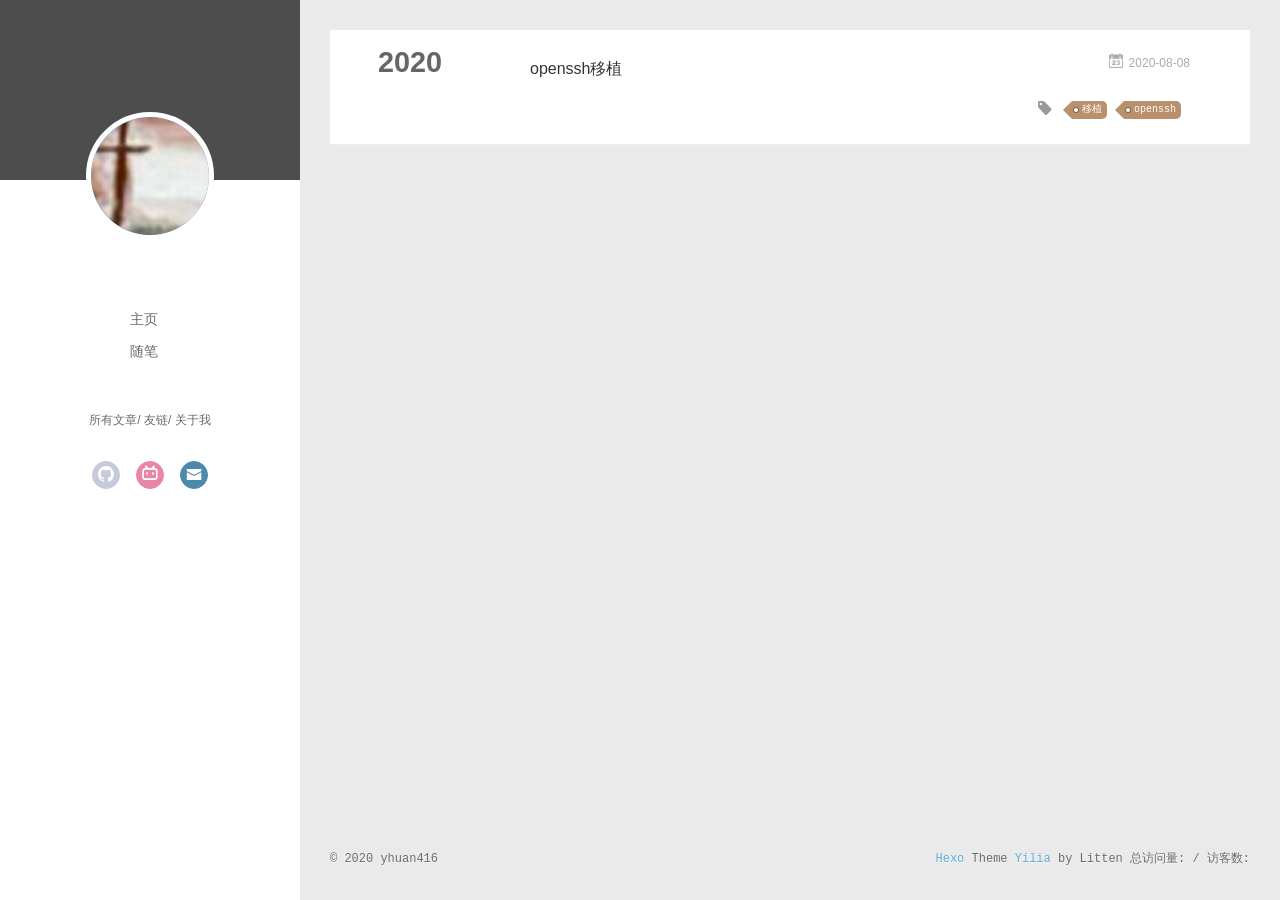
<file: tags/openssh/index.html>
<!DOCTYPE html>
<html>
<head>
  <meta charset="utf-8">
  
<script>
var _hmt = _hmt || [];
(function() {
  var hm = document.createElement("script");
  hm.src = "https://hm.baidu.com/hm.js?85e80de7c28f6a222207e1ec0d5699f9";
  var s = document.getElementsByTagName("script")[0]; 
  s.parentNode.insertBefore(hm, s);
})();
</script>


  
  <meta name="renderer" content="webkit">
  <meta http-equiv="X-UA-Compatible" content="IE=edge" >
  <link rel="dns-prefetch" href="https://blog.yhuan.top">
  <title>Tag: openssh | yHuan Personal Blog</title>
  <meta name="viewport" content="width=device-width, initial-scale=1, maximum-scale=1">
  <meta property="og:type" content="website">
<meta property="og:title" content="yHuan Personal Blog">
<meta property="og:url" content="https://blog.yhuan.top/tags/openssh/index.html">
<meta property="og:site_name" content="yHuan Personal Blog">
<meta property="og:locale" content="zh_CN">
<meta property="article:author" content="yhuan416">
<meta name="twitter:card" content="summary">
  
    <link rel="alternative" href="/atom.xml" title="yHuan Personal Blog" type="application/atom+xml">
  
  
    <link rel="icon" href="/favicon.png">
  
  <link rel="stylesheet" type="text/css" href="/./main.0cf68a.css">
  <style type="text/css">
  
    #container.show {
      background: linear-gradient(200deg,#a0cfe4,#e8c37e);
    }
  </style>
  

  
<script>
var _hmt = _hmt || [];
(function() {
  var hm = document.createElement("script");
  hm.src = "https://hm.baidu.com/hm.js?85e80de7c28f6a222207e1ec0d5699f9";
  var s = document.getElementsByTagName("script")[0]; 
  s.parentNode.insertBefore(hm, s);
})();
</script>


<meta name="generator" content="Hexo 5.0.0"></head>

<body>
  <div id="container" q-class="show:isCtnShow">
    <canvas id="anm-canvas" class="anm-canvas"></canvas>
    <div class="left-col" q-class="show:isShow">
      
<div class="overlay" style="background: #4d4d4d"></div>
<div class="intrude-less">
	<header id="header" class="inner">
		<a href="/" class="profilepic">
			<img src="/img/头像.jpg" class="js-avatar">
		</a>
		<hgroup>
		  <h1 class="header-author"><a href="/"></a></h1>
		</hgroup>
		

		<nav class="header-menu">
			<ul>
			
				<li><a href="/">主页</a></li>
	        
				<li><a href="/tags/%E9%9A%8F%E7%AC%94/">随笔</a></li>
	        
			</ul>
		</nav>
		<nav class="header-smart-menu">
    		
    			
    			<a q-on="click: openSlider(e, 'innerArchive')" href="javascript:void(0)">所有文章</a>
    			
            
    			
    			<a q-on="click: openSlider(e, 'friends')" href="javascript:void(0)">友链</a>
    			
            
    			
    			<a q-on="click: openSlider(e, 'aboutme')" href="javascript:void(0)">关于我</a>
    			
            
		</nav>
		<nav class="header-nav">
			<div class="social">
				
					<a class="github" target="_blank" href="https://github.com/yhuan416" title="github"><i class="icon-github"></i></a>
		        
					<a class="bilibili" target="_blank" href="https://space.bilibili.com/25813269" title="bilibili"><i class="icon-bilibili"></i></a>
		        
					<a class="mail" target="_blank" href="mailto:1290635392@qq.com" title="mail"><i class="icon-mail"></i></a>
		        
			</div>
		</nav>
	</header>		
</div>

    </div>
    <div class="mid-col" q-class="show:isShow,hide:isShow|isFalse">
      
<nav id="mobile-nav">
  	<div class="overlay js-overlay" style="background: #4d4d4d"></div>
	<div class="btnctn js-mobile-btnctn">
  		<div class="slider-trigger list" q-on="click: openSlider(e)"><i class="icon icon-sort"></i></div>
	</div>
	<div class="intrude-less">
		<header id="header" class="inner">
			<div class="profilepic">
				<img src="/img/头像.jpg" class="js-avatar">
			</div>
			<hgroup>
			  <h1 class="header-author js-header-author"></h1>
			</hgroup>
			
			
			
				
			
				
			
			
			
			<nav class="header-nav">
				<div class="social">
					
						<a class="github" target="_blank" href="https://github.com/yhuan416" title="github"><i class="icon-github"></i></a>
			        
						<a class="bilibili" target="_blank" href="https://space.bilibili.com/25813269" title="bilibili"><i class="icon-bilibili"></i></a>
			        
						<a class="mail" target="_blank" href="mailto:1290635392@qq.com" title="mail"><i class="icon-mail"></i></a>
			        
				</div>
			</nav>

			<nav class="header-menu js-header-menu">
				<ul style="width: 50%">
				
				
					<li style="width: 50%"><a href="/">主页</a></li>
		        
					<li style="width: 50%"><a href="/tags/%E9%9A%8F%E7%AC%94/">随笔</a></li>
		        
				</ul>
			</nav>
		</header>				
	</div>
	<div class="mobile-mask" style="display:none" q-show="isShow"></div>
</nav>

      <div id="wrapper" class="body-wrap">
        <div class="menu-l">
          <div class="canvas-wrap">
            <canvas data-colors="#eaeaea" data-sectionHeight="100" data-contentId="js-content" id="myCanvas1" class="anm-canvas"></canvas>
          </div>
          <div id="js-content" class="content-ll">
            
  
  
    
    
      
      
      <section class="archives-wrap">
        <div class="archive-year-wrap">
          <a href="/archives/2020" class="archive-year">2020</a>
        </div>
        <div class="archives">
    
    <article class="archive-article archive-type-post">
  <div class="archive-article-inner">
    <header class="archive-article-header">
      	<div class="article-meta">
	      	<a href="/2020/08/08/openssh%E7%A7%BB%E6%A4%8D/" class="archive-article-date">
  	<time datetime="2020-08-08T15:58:29.000Z" itemprop="datePublished"><i class="icon-calendar icon"></i>2020-08-08</time>
</a>
        </div>
    	 
  
    <h1 itemprop="name">
      <a class="archive-article-title" href="/2020/08/08/openssh%E7%A7%BB%E6%A4%8D/">openssh移植</a>
    </h1>
  

        <div class="article-info info-on-right">
          
	<div class="article-tag tagcloud">
		<i class="icon-price-tags icon"></i>
		<ul class="article-tag-list">
			 
        		<li class="article-tag-list-item">
        			<a href="javascript:void(0)" class="js-tag article-tag-list-link color3">移植</a>
        		</li>
      		 
        		<li class="article-tag-list-item">
        			<a href="javascript:void(0)" class="js-tag article-tag-list-link color3">openssh</a>
        		</li>
      		
		</ul>
	</div>

          

        </div>
        <div class="clearfix"></div>
    </header>
  </div>
</article>
  
  
    </div></section>
  

    


          </div>
        </div>
      </div>
      <footer id="footer">
  <div class="outer">
    <div id="footer-info">
    	<div class="footer-left">
    		&copy; 2020 yhuan416
    	</div>
      	<div class="footer-right">
      		<a href="http://hexo.io/" target="_blank">Hexo</a>  Theme <a href="https://github.com/litten/hexo-theme-yilia" target="_blank">Yilia</a> by Litten
			<!-- # PV方式，单个用户连续点击 n 篇，记录 n 次记录值 -->
			<span id="busuanzi_container_site_pv"> 总访问量: <span id="busuanzi_value_site_pv"></span> /</span>
			<!-- # UV方式，单个用户连续点击 n 篇，记录 1 次记录值 -->
			<span id="busuanzi_container_site_uv">  访客数:<span id="busuanzi_value_site_uv"></span></span>
		</div>
    </div>
  </div>
</footer>
    </div>
    <script>
	var yiliaConfig = {
		mathjax: false,
		isHome: false,
		isPost: false,
		isArchive: false,
		isTag: true,
		isCategory: false,
		open_in_new: false,
		toc_hide_index: true,
		root: "/",
		innerArchive: true,
		showTags: false
	}
</script>

<script async src="//busuanzi.ibruce.info/busuanzi/2.3/busuanzi.pure.mini.js"></script>


<script>!function(t){function n(e){if(r[e])return r[e].exports;var i=r[e]={exports:{},id:e,loaded:!1};return t[e].call(i.exports,i,i.exports,n),i.loaded=!0,i.exports}var r={};n.m=t,n.c=r,n.p="./",n(0)}([function(t,n,r){r(195),t.exports=r(191)},function(t,n,r){var e=r(3),i=r(52),o=r(27),u=r(28),c=r(53),f="prototype",a=function(t,n,r){var s,l,h,v,p=t&a.F,d=t&a.G,y=t&a.S,g=t&a.P,b=t&a.B,m=d?e:y?e[n]||(e[n]={}):(e[n]||{})[f],x=d?i:i[n]||(i[n]={}),w=x[f]||(x[f]={});d&&(r=n);for(s in r)l=!p&&m&&void 0!==m[s],h=(l?m:r)[s],v=b&&l?c(h,e):g&&"function"==typeof h?c(Function.call,h):h,m&&u(m,s,h,t&a.U),x[s]!=h&&o(x,s,v),g&&w[s]!=h&&(w[s]=h)};e.core=i,a.F=1,a.G=2,a.S=4,a.P=8,a.B=16,a.W=32,a.U=64,a.R=128,t.exports=a},function(t,n,r){var e=r(6);t.exports=function(t){if(!e(t))throw TypeError(t+" is not an object!");return t}},function(t,n){var r=t.exports="undefined"!=typeof window&&window.Math==Math?window:"undefined"!=typeof self&&self.Math==Math?self:Function("return this")();"number"==typeof __g&&(__g=r)},function(t,n){t.exports=function(t){try{return!!t()}catch(t){return!0}}},function(t,n){var r=t.exports="undefined"!=typeof window&&window.Math==Math?window:"undefined"!=typeof self&&self.Math==Math?self:Function("return this")();"number"==typeof __g&&(__g=r)},function(t,n){t.exports=function(t){return"object"==typeof t?null!==t:"function"==typeof t}},function(t,n,r){var e=r(126)("wks"),i=r(76),o=r(3).Symbol,u="function"==typeof o;(t.exports=function(t){return e[t]||(e[t]=u&&o[t]||(u?o:i)("Symbol."+t))}).store=e},function(t,n){var r={}.hasOwnProperty;t.exports=function(t,n){return r.call(t,n)}},function(t,n,r){var e=r(94),i=r(33);t.exports=function(t){return e(i(t))}},function(t,n,r){t.exports=!r(4)(function(){return 7!=Object.defineProperty({},"a",{get:function(){return 7}}).a})},function(t,n,r){var e=r(2),i=r(167),o=r(50),u=Object.defineProperty;n.f=r(10)?Object.defineProperty:function(t,n,r){if(e(t),n=o(n,!0),e(r),i)try{return u(t,n,r)}catch(t){}if("get"in r||"set"in r)throw TypeError("Accessors not supported!");return"value"in r&&(t[n]=r.value),t}},function(t,n,r){t.exports=!r(18)(function(){return 7!=Object.defineProperty({},"a",{get:function(){return 7}}).a})},function(t,n,r){var e=r(14),i=r(22);t.exports=r(12)?function(t,n,r){return e.f(t,n,i(1,r))}:function(t,n,r){return t[n]=r,t}},function(t,n,r){var e=r(20),i=r(58),o=r(42),u=Object.defineProperty;n.f=r(12)?Object.defineProperty:function(t,n,r){if(e(t),n=o(n,!0),e(r),i)try{return u(t,n,r)}catch(t){}if("get"in r||"set"in r)throw TypeError("Accessors not supported!");return"value"in r&&(t[n]=r.value),t}},function(t,n,r){var e=r(40)("wks"),i=r(23),o=r(5).Symbol,u="function"==typeof o;(t.exports=function(t){return e[t]||(e[t]=u&&o[t]||(u?o:i)("Symbol."+t))}).store=e},function(t,n,r){var e=r(67),i=Math.min;t.exports=function(t){return t>0?i(e(t),9007199254740991):0}},function(t,n,r){var e=r(46);t.exports=function(t){return Object(e(t))}},function(t,n){t.exports=function(t){try{return!!t()}catch(t){return!0}}},function(t,n,r){var e=r(63),i=r(34);t.exports=Object.keys||function(t){return e(t,i)}},function(t,n,r){var e=r(21);t.exports=function(t){if(!e(t))throw TypeError(t+" is not an object!");return t}},function(t,n){t.exports=function(t){return"object"==typeof t?null!==t:"function"==typeof t}},function(t,n){t.exports=function(t,n){return{enumerable:!(1&t),configurable:!(2&t),writable:!(4&t),value:n}}},function(t,n){var r=0,e=Math.random();t.exports=function(t){return"Symbol(".concat(void 0===t?"":t,")_",(++r+e).toString(36))}},function(t,n){var r={}.hasOwnProperty;t.exports=function(t,n){return r.call(t,n)}},function(t,n){var r=t.exports={version:"2.4.0"};"number"==typeof __e&&(__e=r)},function(t,n){t.exports=function(t){if("function"!=typeof t)throw TypeError(t+" is not a function!");return t}},function(t,n,r){var e=r(11),i=r(66);t.exports=r(10)?function(t,n,r){return e.f(t,n,i(1,r))}:function(t,n,r){return t[n]=r,t}},function(t,n,r){var e=r(3),i=r(27),o=r(24),u=r(76)("src"),c="toString",f=Function[c],a=(""+f).split(c);r(52).inspectSource=function(t){return f.call(t)},(t.exports=function(t,n,r,c){var f="function"==typeof r;f&&(o(r,"name")||i(r,"name",n)),t[n]!==r&&(f&&(o(r,u)||i(r,u,t[n]?""+t[n]:a.join(String(n)))),t===e?t[n]=r:c?t[n]?t[n]=r:i(t,n,r):(delete t[n],i(t,n,r)))})(Function.prototype,c,function(){return"function"==typeof this&&this[u]||f.call(this)})},function(t,n,r){var e=r(1),i=r(4),o=r(46),u=function(t,n,r,e){var i=String(o(t)),u="<"+n;return""!==r&&(u+=" "+r+'="'+String(e).replace(/"/g,"&quot;")+'"'),u+">"+i+"</"+n+">"};t.exports=function(t,n){var r={};r[t]=n(u),e(e.P+e.F*i(function(){var n=""[t]('"');return n!==n.toLowerCase()||n.split('"').length>3}),"String",r)}},function(t,n,r){var e=r(115),i=r(46);t.exports=function(t){return e(i(t))}},function(t,n,r){var e=r(116),i=r(66),o=r(30),u=r(50),c=r(24),f=r(167),a=Object.getOwnPropertyDescriptor;n.f=r(10)?a:function(t,n){if(t=o(t),n=u(n,!0),f)try{return a(t,n)}catch(t){}if(c(t,n))return i(!e.f.call(t,n),t[n])}},function(t,n,r){var e=r(24),i=r(17),o=r(145)("IE_PROTO"),u=Object.prototype;t.exports=Object.getPrototypeOf||function(t){return t=i(t),e(t,o)?t[o]:"function"==typeof t.constructor&&t instanceof t.constructor?t.constructor.prototype:t instanceof Object?u:null}},function(t,n){t.exports=function(t){if(void 0==t)throw TypeError("Can't call method on  "+t);return t}},function(t,n){t.exports="constructor,hasOwnProperty,isPrototypeOf,propertyIsEnumerable,toLocaleString,toString,valueOf".split(",")},function(t,n){t.exports={}},function(t,n){t.exports=!0},function(t,n){n.f={}.propertyIsEnumerable},function(t,n,r){var e=r(14).f,i=r(8),o=r(15)("toStringTag");t.exports=function(t,n,r){t&&!i(t=r?t:t.prototype,o)&&e(t,o,{configurable:!0,value:n})}},function(t,n,r){var e=r(40)("keys"),i=r(23);t.exports=function(t){return e[t]||(e[t]=i(t))}},function(t,n,r){var e=r(5),i="__core-js_shared__",o=e[i]||(e[i]={});t.exports=function(t){return o[t]||(o[t]={})}},function(t,n){var r=Math.ceil,e=Math.floor;t.exports=function(t){return isNaN(t=+t)?0:(t>0?e:r)(t)}},function(t,n,r){var e=r(21);t.exports=function(t,n){if(!e(t))return t;var r,i;if(n&&"function"==typeof(r=t.toString)&&!e(i=r.call(t)))return i;if("function"==typeof(r=t.valueOf)&&!e(i=r.call(t)))return i;if(!n&&"function"==typeof(r=t.toString)&&!e(i=r.call(t)))return i;throw TypeError("Can't convert object to primitive value")}},function(t,n,r){var e=r(5),i=r(25),o=r(36),u=r(44),c=r(14).f;t.exports=function(t){var n=i.Symbol||(i.Symbol=o?{}:e.Symbol||{});"_"==t.charAt(0)||t in n||c(n,t,{value:u.f(t)})}},function(t,n,r){n.f=r(15)},function(t,n){var r={}.toString;t.exports=function(t){return r.call(t).slice(8,-1)}},function(t,n){t.exports=function(t){if(void 0==t)throw TypeError("Can't call method on  "+t);return t}},function(t,n,r){var e=r(4);t.exports=function(t,n){return!!t&&e(function(){n?t.call(null,function(){},1):t.call(null)})}},function(t,n,r){var e=r(53),i=r(115),o=r(17),u=r(16),c=r(203);t.exports=function(t,n){var r=1==t,f=2==t,a=3==t,s=4==t,l=6==t,h=5==t||l,v=n||c;return function(n,c,p){for(var d,y,g=o(n),b=i(g),m=e(c,p,3),x=u(b.length),w=0,S=r?v(n,x):f?v(n,0):void 0;x>w;w++)if((h||w in b)&&(d=b[w],y=m(d,w,g),t))if(r)S[w]=y;else if(y)switch(t){case 3:return!0;case 5:return d;case 6:return w;case 2:S.push(d)}else if(s)return!1;return l?-1:a||s?s:S}}},function(t,n,r){var e=r(1),i=r(52),o=r(4);t.exports=function(t,n){var r=(i.Object||{})[t]||Object[t],u={};u[t]=n(r),e(e.S+e.F*o(function(){r(1)}),"Object",u)}},function(t,n,r){var e=r(6);t.exports=function(t,n){if(!e(t))return t;var r,i;if(n&&"function"==typeof(r=t.toString)&&!e(i=r.call(t)))return i;if("function"==typeof(r=t.valueOf)&&!e(i=r.call(t)))return i;if(!n&&"function"==typeof(r=t.toString)&&!e(i=r.call(t)))return i;throw TypeError("Can't convert object to primitive value")}},function(t,n,r){var e=r(5),i=r(25),o=r(91),u=r(13),c="prototype",f=function(t,n,r){var a,s,l,h=t&f.F,v=t&f.G,p=t&f.S,d=t&f.P,y=t&f.B,g=t&f.W,b=v?i:i[n]||(i[n]={}),m=b[c],x=v?e:p?e[n]:(e[n]||{})[c];v&&(r=n);for(a in r)(s=!h&&x&&void 0!==x[a])&&a in b||(l=s?x[a]:r[a],b[a]=v&&"function"!=typeof x[a]?r[a]:y&&s?o(l,e):g&&x[a]==l?function(t){var n=function(n,r,e){if(this instanceof t){switch(arguments.length){case 0:return new t;case 1:return new t(n);case 2:return new t(n,r)}return new t(n,r,e)}return t.apply(this,arguments)};return n[c]=t[c],n}(l):d&&"function"==typeof l?o(Function.call,l):l,d&&((b.virtual||(b.virtual={}))[a]=l,t&f.R&&m&&!m[a]&&u(m,a,l)))};f.F=1,f.G=2,f.S=4,f.P=8,f.B=16,f.W=32,f.U=64,f.R=128,t.exports=f},function(t,n){var r=t.exports={version:"2.4.0"};"number"==typeof __e&&(__e=r)},function(t,n,r){var e=r(26);t.exports=function(t,n,r){if(e(t),void 0===n)return t;switch(r){case 1:return function(r){return t.call(n,r)};case 2:return function(r,e){return t.call(n,r,e)};case 3:return function(r,e,i){return t.call(n,r,e,i)}}return function(){return t.apply(n,arguments)}}},function(t,n,r){var e=r(183),i=r(1),o=r(126)("metadata"),u=o.store||(o.store=new(r(186))),c=function(t,n,r){var i=u.get(t);if(!i){if(!r)return;u.set(t,i=new e)}var o=i.get(n);if(!o){if(!r)return;i.set(n,o=new e)}return o},f=function(t,n,r){var e=c(n,r,!1);return void 0!==e&&e.has(t)},a=function(t,n,r){var e=c(n,r,!1);return void 0===e?void 0:e.get(t)},s=function(t,n,r,e){c(r,e,!0).set(t,n)},l=function(t,n){var r=c(t,n,!1),e=[];return r&&r.forEach(function(t,n){e.push(n)}),e},h=function(t){return void 0===t||"symbol"==typeof t?t:String(t)},v=function(t){i(i.S,"Reflect",t)};t.exports={store:u,map:c,has:f,get:a,set:s,keys:l,key:h,exp:v}},function(t,n,r){"use strict";if(r(10)){var e=r(69),i=r(3),o=r(4),u=r(1),c=r(127),f=r(152),a=r(53),s=r(68),l=r(66),h=r(27),v=r(73),p=r(67),d=r(16),y=r(75),g=r(50),b=r(24),m=r(180),x=r(114),w=r(6),S=r(17),_=r(137),O=r(70),E=r(32),P=r(71).f,j=r(154),F=r(76),M=r(7),A=r(48),N=r(117),T=r(146),I=r(155),k=r(80),L=r(123),R=r(74),C=r(130),D=r(160),U=r(11),W=r(31),G=U.f,B=W.f,V=i.RangeError,z=i.TypeError,q=i.Uint8Array,K="ArrayBuffer",J="Shared"+K,Y="BYTES_PER_ELEMENT",H="prototype",$=Array[H],X=f.ArrayBuffer,Q=f.DataView,Z=A(0),tt=A(2),nt=A(3),rt=A(4),et=A(5),it=A(6),ot=N(!0),ut=N(!1),ct=I.values,ft=I.keys,at=I.entries,st=$.lastIndexOf,lt=$.reduce,ht=$.reduceRight,vt=$.join,pt=$.sort,dt=$.slice,yt=$.toString,gt=$.toLocaleString,bt=M("iterator"),mt=M("toStringTag"),xt=F("typed_constructor"),wt=F("def_constructor"),St=c.CONSTR,_t=c.TYPED,Ot=c.VIEW,Et="Wrong length!",Pt=A(1,function(t,n){return Tt(T(t,t[wt]),n)}),jt=o(function(){return 1===new q(new Uint16Array([1]).buffer)[0]}),Ft=!!q&&!!q[H].set&&o(function(){new q(1).set({})}),Mt=function(t,n){if(void 0===t)throw z(Et);var r=+t,e=d(t);if(n&&!m(r,e))throw V(Et);return e},At=function(t,n){var r=p(t);if(r<0||r%n)throw V("Wrong offset!");return r},Nt=function(t){if(w(t)&&_t in t)return t;throw z(t+" is not a typed array!")},Tt=function(t,n){if(!(w(t)&&xt in t))throw z("It is not a typed array constructor!");return new t(n)},It=function(t,n){return kt(T(t,t[wt]),n)},kt=function(t,n){for(var r=0,e=n.length,i=Tt(t,e);e>r;)i[r]=n[r++];return i},Lt=function(t,n,r){G(t,n,{get:function(){return this._d[r]}})},Rt=function(t){var n,r,e,i,o,u,c=S(t),f=arguments.length,s=f>1?arguments[1]:void 0,l=void 0!==s,h=j(c);if(void 0!=h&&!_(h)){for(u=h.call(c),e=[],n=0;!(o=u.next()).done;n++)e.push(o.value);c=e}for(l&&f>2&&(s=a(s,arguments[2],2)),n=0,r=d(c.length),i=Tt(this,r);r>n;n++)i[n]=l?s(c[n],n):c[n];return i},Ct=function(){for(var t=0,n=arguments.length,r=Tt(this,n);n>t;)r[t]=arguments[t++];return r},Dt=!!q&&o(function(){gt.call(new q(1))}),Ut=function(){return gt.apply(Dt?dt.call(Nt(this)):Nt(this),arguments)},Wt={copyWithin:function(t,n){return D.call(Nt(this),t,n,arguments.length>2?arguments[2]:void 0)},every:function(t){return rt(Nt(this),t,arguments.length>1?arguments[1]:void 0)},fill:function(t){return C.apply(Nt(this),arguments)},filter:function(t){return It(this,tt(Nt(this),t,arguments.length>1?arguments[1]:void 0))},find:function(t){return et(Nt(this),t,arguments.length>1?arguments[1]:void 0)},findIndex:function(t){return it(Nt(this),t,arguments.length>1?arguments[1]:void 0)},forEach:function(t){Z(Nt(this),t,arguments.length>1?arguments[1]:void 0)},indexOf:function(t){return ut(Nt(this),t,arguments.length>1?arguments[1]:void 0)},includes:function(t){return ot(Nt(this),t,arguments.length>1?arguments[1]:void 0)},join:function(t){return vt.apply(Nt(this),arguments)},lastIndexOf:function(t){return st.apply(Nt(this),arguments)},map:function(t){return Pt(Nt(this),t,arguments.length>1?arguments[1]:void 0)},reduce:function(t){return lt.apply(Nt(this),arguments)},reduceRight:function(t){return ht.apply(Nt(this),arguments)},reverse:function(){for(var t,n=this,r=Nt(n).length,e=Math.floor(r/2),i=0;i<e;)t=n[i],n[i++]=n[--r],n[r]=t;return n},some:function(t){return nt(Nt(this),t,arguments.length>1?arguments[1]:void 0)},sort:function(t){return pt.call(Nt(this),t)},subarray:function(t,n){var r=Nt(this),e=r.length,i=y(t,e);return new(T(r,r[wt]))(r.buffer,r.byteOffset+i*r.BYTES_PER_ELEMENT,d((void 0===n?e:y(n,e))-i))}},Gt=function(t,n){return It(this,dt.call(Nt(this),t,n))},Bt=function(t){Nt(this);var n=At(arguments[1],1),r=this.length,e=S(t),i=d(e.length),o=0;if(i+n>r)throw V(Et);for(;o<i;)this[n+o]=e[o++]},Vt={entries:function(){return at.call(Nt(this))},keys:function(){return ft.call(Nt(this))},values:function(){return ct.call(Nt(this))}},zt=function(t,n){return w(t)&&t[_t]&&"symbol"!=typeof n&&n in t&&String(+n)==String(n)},qt=function(t,n){return zt(t,n=g(n,!0))?l(2,t[n]):B(t,n)},Kt=function(t,n,r){return!(zt(t,n=g(n,!0))&&w(r)&&b(r,"value"))||b(r,"get")||b(r,"set")||r.configurable||b(r,"writable")&&!r.writable||b(r,"enumerable")&&!r.enumerable?G(t,n,r):(t[n]=r.value,t)};St||(W.f=qt,U.f=Kt),u(u.S+u.F*!St,"Object",{getOwnPropertyDescriptor:qt,defineProperty:Kt}),o(function(){yt.call({})})&&(yt=gt=function(){return vt.call(this)});var Jt=v({},Wt);v(Jt,Vt),h(Jt,bt,Vt.values),v(Jt,{slice:Gt,set:Bt,constructor:function(){},toString:yt,toLocaleString:Ut}),Lt(Jt,"buffer","b"),Lt(Jt,"byteOffset","o"),Lt(Jt,"byteLength","l"),Lt(Jt,"length","e"),G(Jt,mt,{get:function(){return this[_t]}}),t.exports=function(t,n,r,f){f=!!f;var a=t+(f?"Clamped":"")+"Array",l="Uint8Array"!=a,v="get"+t,p="set"+t,y=i[a],g=y||{},b=y&&E(y),m=!y||!c.ABV,S={},_=y&&y[H],j=function(t,r){var e=t._d;return e.v[v](r*n+e.o,jt)},F=function(t,r,e){var i=t._d;f&&(e=(e=Math.round(e))<0?0:e>255?255:255&e),i.v[p](r*n+i.o,e,jt)},M=function(t,n){G(t,n,{get:function(){return j(this,n)},set:function(t){return F(this,n,t)},enumerable:!0})};m?(y=r(function(t,r,e,i){s(t,y,a,"_d");var o,u,c,f,l=0,v=0;if(w(r)){if(!(r instanceof X||(f=x(r))==K||f==J))return _t in r?kt(y,r):Rt.call(y,r);o=r,v=At(e,n);var p=r.byteLength;if(void 0===i){if(p%n)throw V(Et);if((u=p-v)<0)throw V(Et)}else if((u=d(i)*n)+v>p)throw V(Et);c=u/n}else c=Mt(r,!0),u=c*n,o=new X(u);for(h(t,"_d",{b:o,o:v,l:u,e:c,v:new Q(o)});l<c;)M(t,l++)}),_=y[H]=O(Jt),h(_,"constructor",y)):L(function(t){new y(null),new y(t)},!0)||(y=r(function(t,r,e,i){s(t,y,a);var o;return w(r)?r instanceof X||(o=x(r))==K||o==J?void 0!==i?new g(r,At(e,n),i):void 0!==e?new g(r,At(e,n)):new g(r):_t in r?kt(y,r):Rt.call(y,r):new g(Mt(r,l))}),Z(b!==Function.prototype?P(g).concat(P(b)):P(g),function(t){t in y||h(y,t,g[t])}),y[H]=_,e||(_.constructor=y));var A=_[bt],N=!!A&&("values"==A.name||void 0==A.name),T=Vt.values;h(y,xt,!0),h(_,_t,a),h(_,Ot,!0),h(_,wt,y),(f?new y(1)[mt]==a:mt in _)||G(_,mt,{get:function(){return a}}),S[a]=y,u(u.G+u.W+u.F*(y!=g),S),u(u.S,a,{BYTES_PER_ELEMENT:n,from:Rt,of:Ct}),Y in _||h(_,Y,n),u(u.P,a,Wt),R(a),u(u.P+u.F*Ft,a,{set:Bt}),u(u.P+u.F*!N,a,Vt),u(u.P+u.F*(_.toString!=yt),a,{toString:yt}),u(u.P+u.F*o(function(){new y(1).slice()}),a,{slice:Gt}),u(u.P+u.F*(o(function(){return[1,2].toLocaleString()!=new y([1,2]).toLocaleString()})||!o(function(){_.toLocaleString.call([1,2])})),a,{toLocaleString:Ut}),k[a]=N?A:T,e||N||h(_,bt,T)}}else t.exports=function(){}},function(t,n){var r={}.toString;t.exports=function(t){return r.call(t).slice(8,-1)}},function(t,n,r){var e=r(21),i=r(5).document,o=e(i)&&e(i.createElement);t.exports=function(t){return o?i.createElement(t):{}}},function(t,n,r){t.exports=!r(12)&&!r(18)(function(){return 7!=Object.defineProperty(r(57)("div"),"a",{get:function(){return 7}}).a})},function(t,n,r){"use strict";var e=r(36),i=r(51),o=r(64),u=r(13),c=r(8),f=r(35),a=r(96),s=r(38),l=r(103),h=r(15)("iterator"),v=!([].keys&&"next"in[].keys()),p="keys",d="values",y=function(){return this};t.exports=function(t,n,r,g,b,m,x){a(r,n,g);var w,S,_,O=function(t){if(!v&&t in F)return F[t];switch(t){case p:case d:return function(){return new r(this,t)}}return function(){return new r(this,t)}},E=n+" Iterator",P=b==d,j=!1,F=t.prototype,M=F[h]||F["@@iterator"]||b&&F[b],A=M||O(b),N=b?P?O("entries"):A:void 0,T="Array"==n?F.entries||M:M;if(T&&(_=l(T.call(new t)))!==Object.prototype&&(s(_,E,!0),e||c(_,h)||u(_,h,y)),P&&M&&M.name!==d&&(j=!0,A=function(){return M.call(this)}),e&&!x||!v&&!j&&F[h]||u(F,h,A),f[n]=A,f[E]=y,b)if(w={values:P?A:O(d),keys:m?A:O(p),entries:N},x)for(S in w)S in F||o(F,S,w[S]);else i(i.P+i.F*(v||j),n,w);return w}},function(t,n,r){var e=r(20),i=r(100),o=r(34),u=r(39)("IE_PROTO"),c=function(){},f="prototype",a=function(){var t,n=r(57)("iframe"),e=o.length;for(n.style.display="none",r(93).appendChild(n),n.src="javascript:",t=n.contentWindow.document,t.open(),t.write("<script>document.F=Object<\/script>"),t.close(),a=t.F;e--;)delete a[f][o[e]];return a()};t.exports=Object.create||function(t,n){var r;return null!==t?(c[f]=e(t),r=new c,c[f]=null,r[u]=t):r=a(),void 0===n?r:i(r,n)}},function(t,n,r){var e=r(63),i=r(34).concat("length","prototype");n.f=Object.getOwnPropertyNames||function(t){return e(t,i)}},function(t,n){n.f=Object.getOwnPropertySymbols},function(t,n,r){var e=r(8),i=r(9),o=r(90)(!1),u=r(39)("IE_PROTO");t.exports=function(t,n){var r,c=i(t),f=0,a=[];for(r in c)r!=u&&e(c,r)&&a.push(r);for(;n.length>f;)e(c,r=n[f++])&&(~o(a,r)||a.push(r));return a}},function(t,n,r){t.exports=r(13)},function(t,n,r){var e=r(76)("meta"),i=r(6),o=r(24),u=r(11).f,c=0,f=Object.isExtensible||function(){return!0},a=!r(4)(function(){return f(Object.preventExtensions({}))}),s=function(t){u(t,e,{value:{i:"O"+ ++c,w:{}}})},l=function(t,n){if(!i(t))return"symbol"==typeof t?t:("string"==typeof t?"S":"P")+t;if(!o(t,e)){if(!f(t))return"F";if(!n)return"E";s(t)}return t[e].i},h=function(t,n){if(!o(t,e)){if(!f(t))return!0;if(!n)return!1;s(t)}return t[e].w},v=function(t){return a&&p.NEED&&f(t)&&!o(t,e)&&s(t),t},p=t.exports={KEY:e,NEED:!1,fastKey:l,getWeak:h,onFreeze:v}},function(t,n){t.exports=function(t,n){return{enumerable:!(1&t),configurable:!(2&t),writable:!(4&t),value:n}}},function(t,n){var r=Math.ceil,e=Math.floor;t.exports=function(t){return isNaN(t=+t)?0:(t>0?e:r)(t)}},function(t,n){t.exports=function(t,n,r,e){if(!(t instanceof n)||void 0!==e&&e in t)throw TypeError(r+": incorrect invocation!");return t}},function(t,n){t.exports=!1},function(t,n,r){var e=r(2),i=r(173),o=r(133),u=r(145)("IE_PROTO"),c=function(){},f="prototype",a=function(){var t,n=r(132)("iframe"),e=o.length;for(n.style.display="none",r(135).appendChild(n),n.src="javascript:",t=n.contentWindow.document,t.open(),t.write("<script>document.F=Object<\/script>"),t.close(),a=t.F;e--;)delete a[f][o[e]];return a()};t.exports=Object.create||function(t,n){var r;return null!==t?(c[f]=e(t),r=new c,c[f]=null,r[u]=t):r=a(),void 0===n?r:i(r,n)}},function(t,n,r){var e=r(175),i=r(133).concat("length","prototype");n.f=Object.getOwnPropertyNames||function(t){return e(t,i)}},function(t,n,r){var e=r(175),i=r(133);t.exports=Object.keys||function(t){return e(t,i)}},function(t,n,r){var e=r(28);t.exports=function(t,n,r){for(var i in n)e(t,i,n[i],r);return t}},function(t,n,r){"use strict";var e=r(3),i=r(11),o=r(10),u=r(7)("species");t.exports=function(t){var n=e[t];o&&n&&!n[u]&&i.f(n,u,{configurable:!0,get:function(){return this}})}},function(t,n,r){var e=r(67),i=Math.max,o=Math.min;t.exports=function(t,n){return t=e(t),t<0?i(t+n,0):o(t,n)}},function(t,n){var r=0,e=Math.random();t.exports=function(t){return"Symbol(".concat(void 0===t?"":t,")_",(++r+e).toString(36))}},function(t,n,r){var e=r(33);t.exports=function(t){return Object(e(t))}},function(t,n,r){var e=r(7)("unscopables"),i=Array.prototype;void 0==i[e]&&r(27)(i,e,{}),t.exports=function(t){i[e][t]=!0}},function(t,n,r){var e=r(53),i=r(169),o=r(137),u=r(2),c=r(16),f=r(154),a={},s={},n=t.exports=function(t,n,r,l,h){var v,p,d,y,g=h?function(){return t}:f(t),b=e(r,l,n?2:1),m=0;if("function"!=typeof g)throw TypeError(t+" is not iterable!");if(o(g)){for(v=c(t.length);v>m;m++)if((y=n?b(u(p=t[m])[0],p[1]):b(t[m]))===a||y===s)return y}else for(d=g.call(t);!(p=d.next()).done;)if((y=i(d,b,p.value,n))===a||y===s)return y};n.BREAK=a,n.RETURN=s},function(t,n){t.exports={}},function(t,n,r){var e=r(11).f,i=r(24),o=r(7)("toStringTag");t.exports=function(t,n,r){t&&!i(t=r?t:t.prototype,o)&&e(t,o,{configurable:!0,value:n})}},function(t,n,r){var e=r(1),i=r(46),o=r(4),u=r(150),c="["+u+"]",f="​",a=RegExp("^"+c+c+"*"),s=RegExp(c+c+"*$"),l=function(t,n,r){var i={},c=o(function(){return!!u[t]()||f[t]()!=f}),a=i[t]=c?n(h):u[t];r&&(i[r]=a),e(e.P+e.F*c,"String",i)},h=l.trim=function(t,n){return t=String(i(t)),1&n&&(t=t.replace(a,"")),2&n&&(t=t.replace(s,"")),t};t.exports=l},function(t,n,r){t.exports={default:r(86),__esModule:!0}},function(t,n,r){t.exports={default:r(87),__esModule:!0}},function(t,n,r){"use strict";function e(t){return t&&t.__esModule?t:{default:t}}n.__esModule=!0;var i=r(84),o=e(i),u=r(83),c=e(u),f="function"==typeof c.default&&"symbol"==typeof o.default?function(t){return typeof t}:function(t){return t&&"function"==typeof c.default&&t.constructor===c.default&&t!==c.default.prototype?"symbol":typeof t};n.default="function"==typeof c.default&&"symbol"===f(o.default)?function(t){return void 0===t?"undefined":f(t)}:function(t){return t&&"function"==typeof c.default&&t.constructor===c.default&&t!==c.default.prototype?"symbol":void 0===t?"undefined":f(t)}},function(t,n,r){r(110),r(108),r(111),r(112),t.exports=r(25).Symbol},function(t,n,r){r(109),r(113),t.exports=r(44).f("iterator")},function(t,n){t.exports=function(t){if("function"!=typeof t)throw TypeError(t+" is not a function!");return t}},function(t,n){t.exports=function(){}},function(t,n,r){var e=r(9),i=r(106),o=r(105);t.exports=function(t){return function(n,r,u){var c,f=e(n),a=i(f.length),s=o(u,a);if(t&&r!=r){for(;a>s;)if((c=f[s++])!=c)return!0}else for(;a>s;s++)if((t||s in f)&&f[s]===r)return t||s||0;return!t&&-1}}},function(t,n,r){var e=r(88);t.exports=function(t,n,r){if(e(t),void 0===n)return t;switch(r){case 1:return function(r){return t.call(n,r)};case 2:return function(r,e){return t.call(n,r,e)};case 3:return function(r,e,i){return t.call(n,r,e,i)}}return function(){return t.apply(n,arguments)}}},function(t,n,r){var e=r(19),i=r(62),o=r(37);t.exports=function(t){var n=e(t),r=i.f;if(r)for(var u,c=r(t),f=o.f,a=0;c.length>a;)f.call(t,u=c[a++])&&n.push(u);return n}},function(t,n,r){t.exports=r(5).document&&document.documentElement},function(t,n,r){var e=r(56);t.exports=Object("z").propertyIsEnumerable(0)?Object:function(t){return"String"==e(t)?t.split(""):Object(t)}},function(t,n,r){var e=r(56);t.exports=Array.isArray||function(t){return"Array"==e(t)}},function(t,n,r){"use strict";var e=r(60),i=r(22),o=r(38),u={};r(13)(u,r(15)("iterator"),function(){return this}),t.exports=function(t,n,r){t.prototype=e(u,{next:i(1,r)}),o(t,n+" Iterator")}},function(t,n){t.exports=function(t,n){return{value:n,done:!!t}}},function(t,n,r){var e=r(19),i=r(9);t.exports=function(t,n){for(var r,o=i(t),u=e(o),c=u.length,f=0;c>f;)if(o[r=u[f++]]===n)return r}},function(t,n,r){var e=r(23)("meta"),i=r(21),o=r(8),u=r(14).f,c=0,f=Object.isExtensible||function(){return!0},a=!r(18)(function(){return f(Object.preventExtensions({}))}),s=function(t){u(t,e,{value:{i:"O"+ ++c,w:{}}})},l=function(t,n){if(!i(t))return"symbol"==typeof t?t:("string"==typeof t?"S":"P")+t;if(!o(t,e)){if(!f(t))return"F";if(!n)return"E";s(t)}return t[e].i},h=function(t,n){if(!o(t,e)){if(!f(t))return!0;if(!n)return!1;s(t)}return t[e].w},v=function(t){return a&&p.NEED&&f(t)&&!o(t,e)&&s(t),t},p=t.exports={KEY:e,NEED:!1,fastKey:l,getWeak:h,onFreeze:v}},function(t,n,r){var e=r(14),i=r(20),o=r(19);t.exports=r(12)?Object.defineProperties:function(t,n){i(t);for(var r,u=o(n),c=u.length,f=0;c>f;)e.f(t,r=u[f++],n[r]);return t}},function(t,n,r){var e=r(37),i=r(22),o=r(9),u=r(42),c=r(8),f=r(58),a=Object.getOwnPropertyDescriptor;n.f=r(12)?a:function(t,n){if(t=o(t),n=u(n,!0),f)try{return a(t,n)}catch(t){}if(c(t,n))return i(!e.f.call(t,n),t[n])}},function(t,n,r){var e=r(9),i=r(61).f,o={}.toString,u="object"==typeof window&&window&&Object.getOwnPropertyNames?Object.getOwnPropertyNames(window):[],c=function(t){try{return i(t)}catch(t){return u.slice()}};t.exports.f=function(t){return u&&"[object Window]"==o.call(t)?c(t):i(e(t))}},function(t,n,r){var e=r(8),i=r(77),o=r(39)("IE_PROTO"),u=Object.prototype;t.exports=Object.getPrototypeOf||function(t){return t=i(t),e(t,o)?t[o]:"function"==typeof t.constructor&&t instanceof t.constructor?t.constructor.prototype:t instanceof Object?u:null}},function(t,n,r){var e=r(41),i=r(33);t.exports=function(t){return function(n,r){var o,u,c=String(i(n)),f=e(r),a=c.length;return f<0||f>=a?t?"":void 0:(o=c.charCodeAt(f),o<55296||o>56319||f+1===a||(u=c.charCodeAt(f+1))<56320||u>57343?t?c.charAt(f):o:t?c.slice(f,f+2):u-56320+(o-55296<<10)+65536)}}},function(t,n,r){var e=r(41),i=Math.max,o=Math.min;t.exports=function(t,n){return t=e(t),t<0?i(t+n,0):o(t,n)}},function(t,n,r){var e=r(41),i=Math.min;t.exports=function(t){return t>0?i(e(t),9007199254740991):0}},function(t,n,r){"use strict";var e=r(89),i=r(97),o=r(35),u=r(9);t.exports=r(59)(Array,"Array",function(t,n){this._t=u(t),this._i=0,this._k=n},function(){var t=this._t,n=this._k,r=this._i++;return!t||r>=t.length?(this._t=void 0,i(1)):"keys"==n?i(0,r):"values"==n?i(0,t[r]):i(0,[r,t[r]])},"values"),o.Arguments=o.Array,e("keys"),e("values"),e("entries")},function(t,n){},function(t,n,r){"use strict";var e=r(104)(!0);r(59)(String,"String",function(t){this._t=String(t),this._i=0},function(){var t,n=this._t,r=this._i;return r>=n.length?{value:void 0,done:!0}:(t=e(n,r),this._i+=t.length,{value:t,done:!1})})},function(t,n,r){"use strict";var e=r(5),i=r(8),o=r(12),u=r(51),c=r(64),f=r(99).KEY,a=r(18),s=r(40),l=r(38),h=r(23),v=r(15),p=r(44),d=r(43),y=r(98),g=r(92),b=r(95),m=r(20),x=r(9),w=r(42),S=r(22),_=r(60),O=r(102),E=r(101),P=r(14),j=r(19),F=E.f,M=P.f,A=O.f,N=e.Symbol,T=e.JSON,I=T&&T.stringify,k="prototype",L=v("_hidden"),R=v("toPrimitive"),C={}.propertyIsEnumerable,D=s("symbol-registry"),U=s("symbols"),W=s("op-symbols"),G=Object[k],B="function"==typeof N,V=e.QObject,z=!V||!V[k]||!V[k].findChild,q=o&&a(function(){return 7!=_(M({},"a",{get:function(){return M(this,"a",{value:7}).a}})).a})?function(t,n,r){var e=F(G,n);e&&delete G[n],M(t,n,r),e&&t!==G&&M(G,n,e)}:M,K=function(t){var n=U[t]=_(N[k]);return n._k=t,n},J=B&&"symbol"==typeof N.iterator?function(t){return"symbol"==typeof t}:function(t){return t instanceof N},Y=function(t,n,r){return t===G&&Y(W,n,r),m(t),n=w(n,!0),m(r),i(U,n)?(r.enumerable?(i(t,L)&&t[L][n]&&(t[L][n]=!1),r=_(r,{enumerable:S(0,!1)})):(i(t,L)||M(t,L,S(1,{})),t[L][n]=!0),q(t,n,r)):M(t,n,r)},H=function(t,n){m(t);for(var r,e=g(n=x(n)),i=0,o=e.length;o>i;)Y(t,r=e[i++],n[r]);return t},$=function(t,n){return void 0===n?_(t):H(_(t),n)},X=function(t){var n=C.call(this,t=w(t,!0));return!(this===G&&i(U,t)&&!i(W,t))&&(!(n||!i(this,t)||!i(U,t)||i(this,L)&&this[L][t])||n)},Q=function(t,n){if(t=x(t),n=w(n,!0),t!==G||!i(U,n)||i(W,n)){var r=F(t,n);return!r||!i(U,n)||i(t,L)&&t[L][n]||(r.enumerable=!0),r}},Z=function(t){for(var n,r=A(x(t)),e=[],o=0;r.length>o;)i(U,n=r[o++])||n==L||n==f||e.push(n);return e},tt=function(t){for(var n,r=t===G,e=A(r?W:x(t)),o=[],u=0;e.length>u;)!i(U,n=e[u++])||r&&!i(G,n)||o.push(U[n]);return o};B||(N=function(){if(this instanceof N)throw TypeError("Symbol is not a constructor!");var t=h(arguments.length>0?arguments[0]:void 0),n=function(r){this===G&&n.call(W,r),i(this,L)&&i(this[L],t)&&(this[L][t]=!1),q(this,t,S(1,r))};return o&&z&&q(G,t,{configurable:!0,set:n}),K(t)},c(N[k],"toString",function(){return this._k}),E.f=Q,P.f=Y,r(61).f=O.f=Z,r(37).f=X,r(62).f=tt,o&&!r(36)&&c(G,"propertyIsEnumerable",X,!0),p.f=function(t){return K(v(t))}),u(u.G+u.W+u.F*!B,{Symbol:N});for(var nt="hasInstance,isConcatSpreadable,iterator,match,replace,search,species,split,toPrimitive,toStringTag,unscopables".split(","),rt=0;nt.length>rt;)v(nt[rt++]);for(var nt=j(v.store),rt=0;nt.length>rt;)d(nt[rt++]);u(u.S+u.F*!B,"Symbol",{for:function(t){return i(D,t+="")?D[t]:D[t]=N(t)},keyFor:function(t){if(J(t))return y(D,t);throw TypeError(t+" is not a symbol!")},useSetter:function(){z=!0},useSimple:function(){z=!1}}),u(u.S+u.F*!B,"Object",{create:$,defineProperty:Y,defineProperties:H,getOwnPropertyDescriptor:Q,getOwnPropertyNames:Z,getOwnPropertySymbols:tt}),T&&u(u.S+u.F*(!B||a(function(){var t=N();return"[null]"!=I([t])||"{}"!=I({a:t})||"{}"!=I(Object(t))})),"JSON",{stringify:function(t){if(void 0!==t&&!J(t)){for(var n,r,e=[t],i=1;arguments.length>i;)e.push(arguments[i++]);return n=e[1],"function"==typeof n&&(r=n),!r&&b(n)||(n=function(t,n){if(r&&(n=r.call(this,t,n)),!J(n))return n}),e[1]=n,I.apply(T,e)}}}),N[k][R]||r(13)(N[k],R,N[k].valueOf),l(N,"Symbol"),l(Math,"Math",!0),l(e.JSON,"JSON",!0)},function(t,n,r){r(43)("asyncIterator")},function(t,n,r){r(43)("observable")},function(t,n,r){r(107);for(var e=r(5),i=r(13),o=r(35),u=r(15)("toStringTag"),c=["NodeList","DOMTokenList","MediaList","StyleSheetList","CSSRuleList"],f=0;f<5;f++){var a=c[f],s=e[a],l=s&&s.prototype;l&&!l[u]&&i(l,u,a),o[a]=o.Array}},function(t,n,r){var e=r(45),i=r(7)("toStringTag"),o="Arguments"==e(function(){return arguments}()),u=function(t,n){try{return t[n]}catch(t){}};t.exports=function(t){var n,r,c;return void 0===t?"Undefined":null===t?"Null":"string"==typeof(r=u(n=Object(t),i))?r:o?e(n):"Object"==(c=e(n))&&"function"==typeof n.callee?"Arguments":c}},function(t,n,r){var e=r(45);t.exports=Object("z").propertyIsEnumerable(0)?Object:function(t){return"String"==e(t)?t.split(""):Object(t)}},function(t,n){n.f={}.propertyIsEnumerable},function(t,n,r){var e=r(30),i=r(16),o=r(75);t.exports=function(t){return function(n,r,u){var c,f=e(n),a=i(f.length),s=o(u,a);if(t&&r!=r){for(;a>s;)if((c=f[s++])!=c)return!0}else for(;a>s;s++)if((t||s in f)&&f[s]===r)return t||s||0;return!t&&-1}}},function(t,n,r){"use strict";var e=r(3),i=r(1),o=r(28),u=r(73),c=r(65),f=r(79),a=r(68),s=r(6),l=r(4),h=r(123),v=r(81),p=r(136);t.exports=function(t,n,r,d,y,g){var b=e[t],m=b,x=y?"set":"add",w=m&&m.prototype,S={},_=function(t){var n=w[t];o(w,t,"delete"==t?function(t){return!(g&&!s(t))&&n.call(this,0===t?0:t)}:"has"==t?function(t){return!(g&&!s(t))&&n.call(this,0===t?0:t)}:"get"==t?function(t){return g&&!s(t)?void 0:n.call(this,0===t?0:t)}:"add"==t?function(t){return n.call(this,0===t?0:t),this}:function(t,r){return n.call(this,0===t?0:t,r),this})};if("function"==typeof m&&(g||w.forEach&&!l(function(){(new m).entries().next()}))){var O=new m,E=O[x](g?{}:-0,1)!=O,P=l(function(){O.has(1)}),j=h(function(t){new m(t)}),F=!g&&l(function(){for(var t=new m,n=5;n--;)t[x](n,n);return!t.has(-0)});j||(m=n(function(n,r){a(n,m,t);var e=p(new b,n,m);return void 0!=r&&f(r,y,e[x],e),e}),m.prototype=w,w.constructor=m),(P||F)&&(_("delete"),_("has"),y&&_("get")),(F||E)&&_(x),g&&w.clear&&delete w.clear}else m=d.getConstructor(n,t,y,x),u(m.prototype,r),c.NEED=!0;return v(m,t),S[t]=m,i(i.G+i.W+i.F*(m!=b),S),g||d.setStrong(m,t,y),m}},function(t,n,r){"use strict";var e=r(27),i=r(28),o=r(4),u=r(46),c=r(7);t.exports=function(t,n,r){var f=c(t),a=r(u,f,""[t]),s=a[0],l=a[1];o(function(){var n={};return n[f]=function(){return 7},7!=""[t](n)})&&(i(String.prototype,t,s),e(RegExp.prototype,f,2==n?function(t,n){return l.call(t,this,n)}:function(t){return l.call(t,this)}))}
},function(t,n,r){"use strict";var e=r(2);t.exports=function(){var t=e(this),n="";return t.global&&(n+="g"),t.ignoreCase&&(n+="i"),t.multiline&&(n+="m"),t.unicode&&(n+="u"),t.sticky&&(n+="y"),n}},function(t,n){t.exports=function(t,n,r){var e=void 0===r;switch(n.length){case 0:return e?t():t.call(r);case 1:return e?t(n[0]):t.call(r,n[0]);case 2:return e?t(n[0],n[1]):t.call(r,n[0],n[1]);case 3:return e?t(n[0],n[1],n[2]):t.call(r,n[0],n[1],n[2]);case 4:return e?t(n[0],n[1],n[2],n[3]):t.call(r,n[0],n[1],n[2],n[3])}return t.apply(r,n)}},function(t,n,r){var e=r(6),i=r(45),o=r(7)("match");t.exports=function(t){var n;return e(t)&&(void 0!==(n=t[o])?!!n:"RegExp"==i(t))}},function(t,n,r){var e=r(7)("iterator"),i=!1;try{var o=[7][e]();o.return=function(){i=!0},Array.from(o,function(){throw 2})}catch(t){}t.exports=function(t,n){if(!n&&!i)return!1;var r=!1;try{var o=[7],u=o[e]();u.next=function(){return{done:r=!0}},o[e]=function(){return u},t(o)}catch(t){}return r}},function(t,n,r){t.exports=r(69)||!r(4)(function(){var t=Math.random();__defineSetter__.call(null,t,function(){}),delete r(3)[t]})},function(t,n){n.f=Object.getOwnPropertySymbols},function(t,n,r){var e=r(3),i="__core-js_shared__",o=e[i]||(e[i]={});t.exports=function(t){return o[t]||(o[t]={})}},function(t,n,r){for(var e,i=r(3),o=r(27),u=r(76),c=u("typed_array"),f=u("view"),a=!(!i.ArrayBuffer||!i.DataView),s=a,l=0,h="Int8Array,Uint8Array,Uint8ClampedArray,Int16Array,Uint16Array,Int32Array,Uint32Array,Float32Array,Float64Array".split(",");l<9;)(e=i[h[l++]])?(o(e.prototype,c,!0),o(e.prototype,f,!0)):s=!1;t.exports={ABV:a,CONSTR:s,TYPED:c,VIEW:f}},function(t,n){"use strict";var r={versions:function(){var t=window.navigator.userAgent;return{trident:t.indexOf("Trident")>-1,presto:t.indexOf("Presto")>-1,webKit:t.indexOf("AppleWebKit")>-1,gecko:t.indexOf("Gecko")>-1&&-1==t.indexOf("KHTML"),mobile:!!t.match(/AppleWebKit.*Mobile.*/),ios:!!t.match(/\(i[^;]+;( U;)? CPU.+Mac OS X/),android:t.indexOf("Android")>-1||t.indexOf("Linux")>-1,iPhone:t.indexOf("iPhone")>-1||t.indexOf("Mac")>-1,iPad:t.indexOf("iPad")>-1,webApp:-1==t.indexOf("Safari"),weixin:-1==t.indexOf("MicroMessenger")}}()};t.exports=r},function(t,n,r){"use strict";var e=r(85),i=function(t){return t&&t.__esModule?t:{default:t}}(e),o=function(){function t(t,n,e){return n||e?String.fromCharCode(n||e):r[t]||t}function n(t){return e[t]}var r={"&quot;":'"',"&lt;":"<","&gt;":">","&amp;":"&","&nbsp;":" "},e={};for(var u in r)e[r[u]]=u;return r["&apos;"]="'",e["'"]="&#39;",{encode:function(t){return t?(""+t).replace(/['<> "&]/g,n).replace(/\r?\n/g,"<br/>").replace(/\s/g,"&nbsp;"):""},decode:function(n){return n?(""+n).replace(/<br\s*\/?>/gi,"\n").replace(/&quot;|&lt;|&gt;|&amp;|&nbsp;|&apos;|&#(\d+);|&#(\d+)/g,t).replace(/\u00a0/g," "):""},encodeBase16:function(t){if(!t)return t;t+="";for(var n=[],r=0,e=t.length;e>r;r++)n.push(t.charCodeAt(r).toString(16).toUpperCase());return n.join("")},encodeBase16forJSON:function(t){if(!t)return t;t=t.replace(/[\u4E00-\u9FBF]/gi,function(t){return escape(t).replace("%u","\\u")});for(var n=[],r=0,e=t.length;e>r;r++)n.push(t.charCodeAt(r).toString(16).toUpperCase());return n.join("")},decodeBase16:function(t){if(!t)return t;t+="";for(var n=[],r=0,e=t.length;e>r;r+=2)n.push(String.fromCharCode("0x"+t.slice(r,r+2)));return n.join("")},encodeObject:function(t){if(t instanceof Array)for(var n=0,r=t.length;r>n;n++)t[n]=o.encodeObject(t[n]);else if("object"==(void 0===t?"undefined":(0,i.default)(t)))for(var e in t)t[e]=o.encodeObject(t[e]);else if("string"==typeof t)return o.encode(t);return t},loadScript:function(t){var n=document.createElement("script");document.getElementsByTagName("body")[0].appendChild(n),n.setAttribute("src",t)},addLoadEvent:function(t){var n=window.onload;"function"!=typeof window.onload?window.onload=t:window.onload=function(){n(),t()}}}}();t.exports=o},function(t,n,r){"use strict";var e=r(17),i=r(75),o=r(16);t.exports=function(t){for(var n=e(this),r=o(n.length),u=arguments.length,c=i(u>1?arguments[1]:void 0,r),f=u>2?arguments[2]:void 0,a=void 0===f?r:i(f,r);a>c;)n[c++]=t;return n}},function(t,n,r){"use strict";var e=r(11),i=r(66);t.exports=function(t,n,r){n in t?e.f(t,n,i(0,r)):t[n]=r}},function(t,n,r){var e=r(6),i=r(3).document,o=e(i)&&e(i.createElement);t.exports=function(t){return o?i.createElement(t):{}}},function(t,n){t.exports="constructor,hasOwnProperty,isPrototypeOf,propertyIsEnumerable,toLocaleString,toString,valueOf".split(",")},function(t,n,r){var e=r(7)("match");t.exports=function(t){var n=/./;try{"/./"[t](n)}catch(r){try{return n[e]=!1,!"/./"[t](n)}catch(t){}}return!0}},function(t,n,r){t.exports=r(3).document&&document.documentElement},function(t,n,r){var e=r(6),i=r(144).set;t.exports=function(t,n,r){var o,u=n.constructor;return u!==r&&"function"==typeof u&&(o=u.prototype)!==r.prototype&&e(o)&&i&&i(t,o),t}},function(t,n,r){var e=r(80),i=r(7)("iterator"),o=Array.prototype;t.exports=function(t){return void 0!==t&&(e.Array===t||o[i]===t)}},function(t,n,r){var e=r(45);t.exports=Array.isArray||function(t){return"Array"==e(t)}},function(t,n,r){"use strict";var e=r(70),i=r(66),o=r(81),u={};r(27)(u,r(7)("iterator"),function(){return this}),t.exports=function(t,n,r){t.prototype=e(u,{next:i(1,r)}),o(t,n+" Iterator")}},function(t,n,r){"use strict";var e=r(69),i=r(1),o=r(28),u=r(27),c=r(24),f=r(80),a=r(139),s=r(81),l=r(32),h=r(7)("iterator"),v=!([].keys&&"next"in[].keys()),p="keys",d="values",y=function(){return this};t.exports=function(t,n,r,g,b,m,x){a(r,n,g);var w,S,_,O=function(t){if(!v&&t in F)return F[t];switch(t){case p:case d:return function(){return new r(this,t)}}return function(){return new r(this,t)}},E=n+" Iterator",P=b==d,j=!1,F=t.prototype,M=F[h]||F["@@iterator"]||b&&F[b],A=M||O(b),N=b?P?O("entries"):A:void 0,T="Array"==n?F.entries||M:M;if(T&&(_=l(T.call(new t)))!==Object.prototype&&(s(_,E,!0),e||c(_,h)||u(_,h,y)),P&&M&&M.name!==d&&(j=!0,A=function(){return M.call(this)}),e&&!x||!v&&!j&&F[h]||u(F,h,A),f[n]=A,f[E]=y,b)if(w={values:P?A:O(d),keys:m?A:O(p),entries:N},x)for(S in w)S in F||o(F,S,w[S]);else i(i.P+i.F*(v||j),n,w);return w}},function(t,n){var r=Math.expm1;t.exports=!r||r(10)>22025.465794806718||r(10)<22025.465794806718||-2e-17!=r(-2e-17)?function(t){return 0==(t=+t)?t:t>-1e-6&&t<1e-6?t+t*t/2:Math.exp(t)-1}:r},function(t,n){t.exports=Math.sign||function(t){return 0==(t=+t)||t!=t?t:t<0?-1:1}},function(t,n,r){var e=r(3),i=r(151).set,o=e.MutationObserver||e.WebKitMutationObserver,u=e.process,c=e.Promise,f="process"==r(45)(u);t.exports=function(){var t,n,r,a=function(){var e,i;for(f&&(e=u.domain)&&e.exit();t;){i=t.fn,t=t.next;try{i()}catch(e){throw t?r():n=void 0,e}}n=void 0,e&&e.enter()};if(f)r=function(){u.nextTick(a)};else if(o){var s=!0,l=document.createTextNode("");new o(a).observe(l,{characterData:!0}),r=function(){l.data=s=!s}}else if(c&&c.resolve){var h=c.resolve();r=function(){h.then(a)}}else r=function(){i.call(e,a)};return function(e){var i={fn:e,next:void 0};n&&(n.next=i),t||(t=i,r()),n=i}}},function(t,n,r){var e=r(6),i=r(2),o=function(t,n){if(i(t),!e(n)&&null!==n)throw TypeError(n+": can't set as prototype!")};t.exports={set:Object.setPrototypeOf||("__proto__"in{}?function(t,n,e){try{e=r(53)(Function.call,r(31).f(Object.prototype,"__proto__").set,2),e(t,[]),n=!(t instanceof Array)}catch(t){n=!0}return function(t,r){return o(t,r),n?t.__proto__=r:e(t,r),t}}({},!1):void 0),check:o}},function(t,n,r){var e=r(126)("keys"),i=r(76);t.exports=function(t){return e[t]||(e[t]=i(t))}},function(t,n,r){var e=r(2),i=r(26),o=r(7)("species");t.exports=function(t,n){var r,u=e(t).constructor;return void 0===u||void 0==(r=e(u)[o])?n:i(r)}},function(t,n,r){var e=r(67),i=r(46);t.exports=function(t){return function(n,r){var o,u,c=String(i(n)),f=e(r),a=c.length;return f<0||f>=a?t?"":void 0:(o=c.charCodeAt(f),o<55296||o>56319||f+1===a||(u=c.charCodeAt(f+1))<56320||u>57343?t?c.charAt(f):o:t?c.slice(f,f+2):u-56320+(o-55296<<10)+65536)}}},function(t,n,r){var e=r(122),i=r(46);t.exports=function(t,n,r){if(e(n))throw TypeError("String#"+r+" doesn't accept regex!");return String(i(t))}},function(t,n,r){"use strict";var e=r(67),i=r(46);t.exports=function(t){var n=String(i(this)),r="",o=e(t);if(o<0||o==1/0)throw RangeError("Count can't be negative");for(;o>0;(o>>>=1)&&(n+=n))1&o&&(r+=n);return r}},function(t,n){t.exports="\t\n\v\f\r   ᠎             　\u2028\u2029\ufeff"},function(t,n,r){var e,i,o,u=r(53),c=r(121),f=r(135),a=r(132),s=r(3),l=s.process,h=s.setImmediate,v=s.clearImmediate,p=s.MessageChannel,d=0,y={},g="onreadystatechange",b=function(){var t=+this;if(y.hasOwnProperty(t)){var n=y[t];delete y[t],n()}},m=function(t){b.call(t.data)};h&&v||(h=function(t){for(var n=[],r=1;arguments.length>r;)n.push(arguments[r++]);return y[++d]=function(){c("function"==typeof t?t:Function(t),n)},e(d),d},v=function(t){delete y[t]},"process"==r(45)(l)?e=function(t){l.nextTick(u(b,t,1))}:p?(i=new p,o=i.port2,i.port1.onmessage=m,e=u(o.postMessage,o,1)):s.addEventListener&&"function"==typeof postMessage&&!s.importScripts?(e=function(t){s.postMessage(t+"","*")},s.addEventListener("message",m,!1)):e=g in a("script")?function(t){f.appendChild(a("script"))[g]=function(){f.removeChild(this),b.call(t)}}:function(t){setTimeout(u(b,t,1),0)}),t.exports={set:h,clear:v}},function(t,n,r){"use strict";var e=r(3),i=r(10),o=r(69),u=r(127),c=r(27),f=r(73),a=r(4),s=r(68),l=r(67),h=r(16),v=r(71).f,p=r(11).f,d=r(130),y=r(81),g="ArrayBuffer",b="DataView",m="prototype",x="Wrong length!",w="Wrong index!",S=e[g],_=e[b],O=e.Math,E=e.RangeError,P=e.Infinity,j=S,F=O.abs,M=O.pow,A=O.floor,N=O.log,T=O.LN2,I="buffer",k="byteLength",L="byteOffset",R=i?"_b":I,C=i?"_l":k,D=i?"_o":L,U=function(t,n,r){var e,i,o,u=Array(r),c=8*r-n-1,f=(1<<c)-1,a=f>>1,s=23===n?M(2,-24)-M(2,-77):0,l=0,h=t<0||0===t&&1/t<0?1:0;for(t=F(t),t!=t||t===P?(i=t!=t?1:0,e=f):(e=A(N(t)/T),t*(o=M(2,-e))<1&&(e--,o*=2),t+=e+a>=1?s/o:s*M(2,1-a),t*o>=2&&(e++,o/=2),e+a>=f?(i=0,e=f):e+a>=1?(i=(t*o-1)*M(2,n),e+=a):(i=t*M(2,a-1)*M(2,n),e=0));n>=8;u[l++]=255&i,i/=256,n-=8);for(e=e<<n|i,c+=n;c>0;u[l++]=255&e,e/=256,c-=8);return u[--l]|=128*h,u},W=function(t,n,r){var e,i=8*r-n-1,o=(1<<i)-1,u=o>>1,c=i-7,f=r-1,a=t[f--],s=127&a;for(a>>=7;c>0;s=256*s+t[f],f--,c-=8);for(e=s&(1<<-c)-1,s>>=-c,c+=n;c>0;e=256*e+t[f],f--,c-=8);if(0===s)s=1-u;else{if(s===o)return e?NaN:a?-P:P;e+=M(2,n),s-=u}return(a?-1:1)*e*M(2,s-n)},G=function(t){return t[3]<<24|t[2]<<16|t[1]<<8|t[0]},B=function(t){return[255&t]},V=function(t){return[255&t,t>>8&255]},z=function(t){return[255&t,t>>8&255,t>>16&255,t>>24&255]},q=function(t){return U(t,52,8)},K=function(t){return U(t,23,4)},J=function(t,n,r){p(t[m],n,{get:function(){return this[r]}})},Y=function(t,n,r,e){var i=+r,o=l(i);if(i!=o||o<0||o+n>t[C])throw E(w);var u=t[R]._b,c=o+t[D],f=u.slice(c,c+n);return e?f:f.reverse()},H=function(t,n,r,e,i,o){var u=+r,c=l(u);if(u!=c||c<0||c+n>t[C])throw E(w);for(var f=t[R]._b,a=c+t[D],s=e(+i),h=0;h<n;h++)f[a+h]=s[o?h:n-h-1]},$=function(t,n){s(t,S,g);var r=+n,e=h(r);if(r!=e)throw E(x);return e};if(u.ABV){if(!a(function(){new S})||!a(function(){new S(.5)})){S=function(t){return new j($(this,t))};for(var X,Q=S[m]=j[m],Z=v(j),tt=0;Z.length>tt;)(X=Z[tt++])in S||c(S,X,j[X]);o||(Q.constructor=S)}var nt=new _(new S(2)),rt=_[m].setInt8;nt.setInt8(0,2147483648),nt.setInt8(1,2147483649),!nt.getInt8(0)&&nt.getInt8(1)||f(_[m],{setInt8:function(t,n){rt.call(this,t,n<<24>>24)},setUint8:function(t,n){rt.call(this,t,n<<24>>24)}},!0)}else S=function(t){var n=$(this,t);this._b=d.call(Array(n),0),this[C]=n},_=function(t,n,r){s(this,_,b),s(t,S,b);var e=t[C],i=l(n);if(i<0||i>e)throw E("Wrong offset!");if(r=void 0===r?e-i:h(r),i+r>e)throw E(x);this[R]=t,this[D]=i,this[C]=r},i&&(J(S,k,"_l"),J(_,I,"_b"),J(_,k,"_l"),J(_,L,"_o")),f(_[m],{getInt8:function(t){return Y(this,1,t)[0]<<24>>24},getUint8:function(t){return Y(this,1,t)[0]},getInt16:function(t){var n=Y(this,2,t,arguments[1]);return(n[1]<<8|n[0])<<16>>16},getUint16:function(t){var n=Y(this,2,t,arguments[1]);return n[1]<<8|n[0]},getInt32:function(t){return G(Y(this,4,t,arguments[1]))},getUint32:function(t){return G(Y(this,4,t,arguments[1]))>>>0},getFloat32:function(t){return W(Y(this,4,t,arguments[1]),23,4)},getFloat64:function(t){return W(Y(this,8,t,arguments[1]),52,8)},setInt8:function(t,n){H(this,1,t,B,n)},setUint8:function(t,n){H(this,1,t,B,n)},setInt16:function(t,n){H(this,2,t,V,n,arguments[2])},setUint16:function(t,n){H(this,2,t,V,n,arguments[2])},setInt32:function(t,n){H(this,4,t,z,n,arguments[2])},setUint32:function(t,n){H(this,4,t,z,n,arguments[2])},setFloat32:function(t,n){H(this,4,t,K,n,arguments[2])},setFloat64:function(t,n){H(this,8,t,q,n,arguments[2])}});y(S,g),y(_,b),c(_[m],u.VIEW,!0),n[g]=S,n[b]=_},function(t,n,r){var e=r(3),i=r(52),o=r(69),u=r(182),c=r(11).f;t.exports=function(t){var n=i.Symbol||(i.Symbol=o?{}:e.Symbol||{});"_"==t.charAt(0)||t in n||c(n,t,{value:u.f(t)})}},function(t,n,r){var e=r(114),i=r(7)("iterator"),o=r(80);t.exports=r(52).getIteratorMethod=function(t){if(void 0!=t)return t[i]||t["@@iterator"]||o[e(t)]}},function(t,n,r){"use strict";var e=r(78),i=r(170),o=r(80),u=r(30);t.exports=r(140)(Array,"Array",function(t,n){this._t=u(t),this._i=0,this._k=n},function(){var t=this._t,n=this._k,r=this._i++;return!t||r>=t.length?(this._t=void 0,i(1)):"keys"==n?i(0,r):"values"==n?i(0,t[r]):i(0,[r,t[r]])},"values"),o.Arguments=o.Array,e("keys"),e("values"),e("entries")},function(t,n){function r(t,n){t.classList?t.classList.add(n):t.className+=" "+n}t.exports=r},function(t,n){function r(t,n){if(t.classList)t.classList.remove(n);else{var r=new RegExp("(^|\\b)"+n.split(" ").join("|")+"(\\b|$)","gi");t.className=t.className.replace(r," ")}}t.exports=r},function(t,n){function r(){throw new Error("setTimeout has not been defined")}function e(){throw new Error("clearTimeout has not been defined")}function i(t){if(s===setTimeout)return setTimeout(t,0);if((s===r||!s)&&setTimeout)return s=setTimeout,setTimeout(t,0);try{return s(t,0)}catch(n){try{return s.call(null,t,0)}catch(n){return s.call(this,t,0)}}}function o(t){if(l===clearTimeout)return clearTimeout(t);if((l===e||!l)&&clearTimeout)return l=clearTimeout,clearTimeout(t);try{return l(t)}catch(n){try{return l.call(null,t)}catch(n){return l.call(this,t)}}}function u(){d&&v&&(d=!1,v.length?p=v.concat(p):y=-1,p.length&&c())}function c(){if(!d){var t=i(u);d=!0;for(var n=p.length;n;){for(v=p,p=[];++y<n;)v&&v[y].run();y=-1,n=p.length}v=null,d=!1,o(t)}}function f(t,n){this.fun=t,this.array=n}function a(){}var s,l,h=t.exports={};!function(){try{s="function"==typeof setTimeout?setTimeout:r}catch(t){s=r}try{l="function"==typeof clearTimeout?clearTimeout:e}catch(t){l=e}}();var v,p=[],d=!1,y=-1;h.nextTick=function(t){var n=new Array(arguments.length-1);if(arguments.length>1)for(var r=1;r<arguments.length;r++)n[r-1]=arguments[r];p.push(new f(t,n)),1!==p.length||d||i(c)},f.prototype.run=function(){this.fun.apply(null,this.array)},h.title="browser",h.browser=!0,h.env={},h.argv=[],h.version="",h.versions={},h.on=a,h.addListener=a,h.once=a,h.off=a,h.removeListener=a,h.removeAllListeners=a,h.emit=a,h.prependListener=a,h.prependOnceListener=a,h.listeners=function(t){return[]},h.binding=function(t){throw new Error("process.binding is not supported")},h.cwd=function(){return"/"},h.chdir=function(t){throw new Error("process.chdir is not supported")},h.umask=function(){return 0}},function(t,n,r){var e=r(45);t.exports=function(t,n){if("number"!=typeof t&&"Number"!=e(t))throw TypeError(n);return+t}},function(t,n,r){"use strict";var e=r(17),i=r(75),o=r(16);t.exports=[].copyWithin||function(t,n){var r=e(this),u=o(r.length),c=i(t,u),f=i(n,u),a=arguments.length>2?arguments[2]:void 0,s=Math.min((void 0===a?u:i(a,u))-f,u-c),l=1;for(f<c&&c<f+s&&(l=-1,f+=s-1,c+=s-1);s-- >0;)f in r?r[c]=r[f]:delete r[c],c+=l,f+=l;return r}},function(t,n,r){var e=r(79);t.exports=function(t,n){var r=[];return e(t,!1,r.push,r,n),r}},function(t,n,r){var e=r(26),i=r(17),o=r(115),u=r(16);t.exports=function(t,n,r,c,f){e(n);var a=i(t),s=o(a),l=u(a.length),h=f?l-1:0,v=f?-1:1;if(r<2)for(;;){if(h in s){c=s[h],h+=v;break}if(h+=v,f?h<0:l<=h)throw TypeError("Reduce of empty array with no initial value")}for(;f?h>=0:l>h;h+=v)h in s&&(c=n(c,s[h],h,a));return c}},function(t,n,r){"use strict";var e=r(26),i=r(6),o=r(121),u=[].slice,c={},f=function(t,n,r){if(!(n in c)){for(var e=[],i=0;i<n;i++)e[i]="a["+i+"]";c[n]=Function("F,a","return new F("+e.join(",")+")")}return c[n](t,r)};t.exports=Function.bind||function(t){var n=e(this),r=u.call(arguments,1),c=function(){var e=r.concat(u.call(arguments));return this instanceof c?f(n,e.length,e):o(n,e,t)};return i(n.prototype)&&(c.prototype=n.prototype),c}},function(t,n,r){"use strict";var e=r(11).f,i=r(70),o=r(73),u=r(53),c=r(68),f=r(46),a=r(79),s=r(140),l=r(170),h=r(74),v=r(10),p=r(65).fastKey,d=v?"_s":"size",y=function(t,n){var r,e=p(n);if("F"!==e)return t._i[e];for(r=t._f;r;r=r.n)if(r.k==n)return r};t.exports={getConstructor:function(t,n,r,s){var l=t(function(t,e){c(t,l,n,"_i"),t._i=i(null),t._f=void 0,t._l=void 0,t[d]=0,void 0!=e&&a(e,r,t[s],t)});return o(l.prototype,{clear:function(){for(var t=this,n=t._i,r=t._f;r;r=r.n)r.r=!0,r.p&&(r.p=r.p.n=void 0),delete n[r.i];t._f=t._l=void 0,t[d]=0},delete:function(t){var n=this,r=y(n,t);if(r){var e=r.n,i=r.p;delete n._i[r.i],r.r=!0,i&&(i.n=e),e&&(e.p=i),n._f==r&&(n._f=e),n._l==r&&(n._l=i),n[d]--}return!!r},forEach:function(t){c(this,l,"forEach");for(var n,r=u(t,arguments.length>1?arguments[1]:void 0,3);n=n?n.n:this._f;)for(r(n.v,n.k,this);n&&n.r;)n=n.p},has:function(t){return!!y(this,t)}}),v&&e(l.prototype,"size",{get:function(){return f(this[d])}}),l},def:function(t,n,r){var e,i,o=y(t,n);return o?o.v=r:(t._l=o={i:i=p(n,!0),k:n,v:r,p:e=t._l,n:void 0,r:!1},t._f||(t._f=o),e&&(e.n=o),t[d]++,"F"!==i&&(t._i[i]=o)),t},getEntry:y,setStrong:function(t,n,r){s(t,n,function(t,n){this._t=t,this._k=n,this._l=void 0},function(){for(var t=this,n=t._k,r=t._l;r&&r.r;)r=r.p;return t._t&&(t._l=r=r?r.n:t._t._f)?"keys"==n?l(0,r.k):"values"==n?l(0,r.v):l(0,[r.k,r.v]):(t._t=void 0,l(1))},r?"entries":"values",!r,!0),h(n)}}},function(t,n,r){var e=r(114),i=r(161);t.exports=function(t){return function(){if(e(this)!=t)throw TypeError(t+"#toJSON isn't generic");return i(this)}}},function(t,n,r){"use strict";var e=r(73),i=r(65).getWeak,o=r(2),u=r(6),c=r(68),f=r(79),a=r(48),s=r(24),l=a(5),h=a(6),v=0,p=function(t){return t._l||(t._l=new d)},d=function(){this.a=[]},y=function(t,n){return l(t.a,function(t){return t[0]===n})};d.prototype={get:function(t){var n=y(this,t);if(n)return n[1]},has:function(t){return!!y(this,t)},set:function(t,n){var r=y(this,t);r?r[1]=n:this.a.push([t,n])},delete:function(t){var n=h(this.a,function(n){return n[0]===t});return~n&&this.a.splice(n,1),!!~n}},t.exports={getConstructor:function(t,n,r,o){var a=t(function(t,e){c(t,a,n,"_i"),t._i=v++,t._l=void 0,void 0!=e&&f(e,r,t[o],t)});return e(a.prototype,{delete:function(t){if(!u(t))return!1;var n=i(t);return!0===n?p(this).delete(t):n&&s(n,this._i)&&delete n[this._i]},has:function(t){if(!u(t))return!1;var n=i(t);return!0===n?p(this).has(t):n&&s(n,this._i)}}),a},def:function(t,n,r){var e=i(o(n),!0);return!0===e?p(t).set(n,r):e[t._i]=r,t},ufstore:p}},function(t,n,r){t.exports=!r(10)&&!r(4)(function(){return 7!=Object.defineProperty(r(132)("div"),"a",{get:function(){return 7}}).a})},function(t,n,r){var e=r(6),i=Math.floor;t.exports=function(t){return!e(t)&&isFinite(t)&&i(t)===t}},function(t,n,r){var e=r(2);t.exports=function(t,n,r,i){try{return i?n(e(r)[0],r[1]):n(r)}catch(n){var o=t.return;throw void 0!==o&&e(o.call(t)),n}}},function(t,n){t.exports=function(t,n){return{value:n,done:!!t}}},function(t,n){t.exports=Math.log1p||function(t){return(t=+t)>-1e-8&&t<1e-8?t-t*t/2:Math.log(1+t)}},function(t,n,r){"use strict";var e=r(72),i=r(125),o=r(116),u=r(17),c=r(115),f=Object.assign;t.exports=!f||r(4)(function(){var t={},n={},r=Symbol(),e="abcdefghijklmnopqrst";return t[r]=7,e.split("").forEach(function(t){n[t]=t}),7!=f({},t)[r]||Object.keys(f({},n)).join("")!=e})?function(t,n){for(var r=u(t),f=arguments.length,a=1,s=i.f,l=o.f;f>a;)for(var h,v=c(arguments[a++]),p=s?e(v).concat(s(v)):e(v),d=p.length,y=0;d>y;)l.call(v,h=p[y++])&&(r[h]=v[h]);return r}:f},function(t,n,r){var e=r(11),i=r(2),o=r(72);t.exports=r(10)?Object.defineProperties:function(t,n){i(t);for(var r,u=o(n),c=u.length,f=0;c>f;)e.f(t,r=u[f++],n[r]);return t}},function(t,n,r){var e=r(30),i=r(71).f,o={}.toString,u="object"==typeof window&&window&&Object.getOwnPropertyNames?Object.getOwnPropertyNames(window):[],c=function(t){try{return i(t)}catch(t){return u.slice()}};t.exports.f=function(t){return u&&"[object Window]"==o.call(t)?c(t):i(e(t))}},function(t,n,r){var e=r(24),i=r(30),o=r(117)(!1),u=r(145)("IE_PROTO");t.exports=function(t,n){var r,c=i(t),f=0,a=[];for(r in c)r!=u&&e(c,r)&&a.push(r);for(;n.length>f;)e(c,r=n[f++])&&(~o(a,r)||a.push(r));return a}},function(t,n,r){var e=r(72),i=r(30),o=r(116).f;t.exports=function(t){return function(n){for(var r,u=i(n),c=e(u),f=c.length,a=0,s=[];f>a;)o.call(u,r=c[a++])&&s.push(t?[r,u[r]]:u[r]);return s}}},function(t,n,r){var e=r(71),i=r(125),o=r(2),u=r(3).Reflect;t.exports=u&&u.ownKeys||function(t){var n=e.f(o(t)),r=i.f;return r?n.concat(r(t)):n}},function(t,n,r){var e=r(3).parseFloat,i=r(82).trim;t.exports=1/e(r(150)+"-0")!=-1/0?function(t){var n=i(String(t),3),r=e(n);return 0===r&&"-"==n.charAt(0)?-0:r}:e},function(t,n,r){var e=r(3).parseInt,i=r(82).trim,o=r(150),u=/^[\-+]?0[xX]/;t.exports=8!==e(o+"08")||22!==e(o+"0x16")?function(t,n){var r=i(String(t),3);return e(r,n>>>0||(u.test(r)?16:10))}:e},function(t,n){t.exports=Object.is||function(t,n){return t===n?0!==t||1/t==1/n:t!=t&&n!=n}},function(t,n,r){var e=r(16),i=r(149),o=r(46);t.exports=function(t,n,r,u){var c=String(o(t)),f=c.length,a=void 0===r?" ":String(r),s=e(n);if(s<=f||""==a)return c;var l=s-f,h=i.call(a,Math.ceil(l/a.length));return h.length>l&&(h=h.slice(0,l)),u?h+c:c+h}},function(t,n,r){n.f=r(7)},function(t,n,r){"use strict";var e=r(164);t.exports=r(118)("Map",function(t){return function(){return t(this,arguments.length>0?arguments[0]:void 0)}},{get:function(t){var n=e.getEntry(this,t);return n&&n.v},set:function(t,n){return e.def(this,0===t?0:t,n)}},e,!0)},function(t,n,r){r(10)&&"g"!=/./g.flags&&r(11).f(RegExp.prototype,"flags",{configurable:!0,get:r(120)})},function(t,n,r){"use strict";var e=r(164);t.exports=r(118)("Set",function(t){return function(){return t(this,arguments.length>0?arguments[0]:void 0)}},{add:function(t){return e.def(this,t=0===t?0:t,t)}},e)},function(t,n,r){"use strict";var e,i=r(48)(0),o=r(28),u=r(65),c=r(172),f=r(166),a=r(6),s=u.getWeak,l=Object.isExtensible,h=f.ufstore,v={},p=function(t){return function(){return t(this,arguments.length>0?arguments[0]:void 0)}},d={get:function(t){if(a(t)){var n=s(t);return!0===n?h(this).get(t):n?n[this._i]:void 0}},set:function(t,n){return f.def(this,t,n)}},y=t.exports=r(118)("WeakMap",p,d,f,!0,!0);7!=(new y).set((Object.freeze||Object)(v),7).get(v)&&(e=f.getConstructor(p),c(e.prototype,d),u.NEED=!0,i(["delete","has","get","set"],function(t){var n=y.prototype,r=n[t];o(n,t,function(n,i){if(a(n)&&!l(n)){this._f||(this._f=new e);var o=this._f[t](n,i);return"set"==t?this:o}return r.call(this,n,i)})}))},,,,function(t,n){"use strict";function r(){var t=document.querySelector("#page-nav");if(t&&!document.querySelector("#page-nav .extend.prev")&&(t.innerHTML='<a class="extend prev disabled" rel="prev">&laquo; Prev</a>'+t.innerHTML),t&&!document.querySelector("#page-nav .extend.next")&&(t.innerHTML=t.innerHTML+'<a class="extend next disabled" rel="next">Next &raquo;</a>'),yiliaConfig&&yiliaConfig.open_in_new){document.querySelectorAll(".article-entry a:not(.article-more-a)").forEach(function(t){var n=t.getAttribute("target");n&&""!==n||t.setAttribute("target","_blank")})}if(yiliaConfig&&yiliaConfig.toc_hide_index){document.querySelectorAll(".toc-number").forEach(function(t){t.style.display="none"})}var n=document.querySelector("#js-aboutme");n&&0!==n.length&&(n.innerHTML=n.innerText)}t.exports={init:r}},function(t,n,r){"use strict";function e(t){return t&&t.__esModule?t:{default:t}}function i(t,n){var r=/\/|index.html/g;return t.replace(r,"")===n.replace(r,"")}function o(){for(var t=document.querySelectorAll(".js-header-menu li a"),n=window.location.pathname,r=0,e=t.length;r<e;r++){var o=t[r];i(n,o.getAttribute("href"))&&(0,h.default)(o,"active")}}function u(t){for(var n=t.offsetLeft,r=t.offsetParent;null!==r;)n+=r.offsetLeft,r=r.offsetParent;return n}function c(t){for(var n=t.offsetTop,r=t.offsetParent;null!==r;)n+=r.offsetTop,r=r.offsetParent;return n}function f(t,n,r,e,i){var o=u(t),f=c(t)-n;if(f-r<=i){var a=t.$newDom;a||(a=t.cloneNode(!0),(0,d.default)(t,a),t.$newDom=a,a.style.position="fixed",a.style.top=(r||f)+"px",a.style.left=o+"px",a.style.zIndex=e||2,a.style.width="100%",a.style.color="#fff"),a.style.visibility="visible",t.style.visibility="hidden"}else{t.style.visibility="visible";var s=t.$newDom;s&&(s.style.visibility="hidden")}}function a(){var t=document.querySelector(".js-overlay"),n=document.querySelector(".js-header-menu");f(t,document.body.scrollTop,-63,2,0),f(n,document.body.scrollTop,1,3,0)}function s(){document.querySelector("#container").addEventListener("scroll",function(t){a()}),window.addEventListener("scroll",function(t){a()}),a()}var l=r(156),h=e(l),v=r(157),p=(e(v),r(382)),d=e(p),y=r(128),g=e(y),b=r(190),m=e(b),x=r(129);(function(){g.default.versions.mobile&&window.screen.width<800&&(o(),s())})(),(0,x.addLoadEvent)(function(){m.default.init()}),t.exports={}},,,,function(t,n,r){(function(t){"use strict";function n(t,n,r){t[n]||Object[e](t,n,{writable:!0,configurable:!0,value:r})}if(r(381),r(391),r(198),t._babelPolyfill)throw new Error("only one instance of babel-polyfill is allowed");t._babelPolyfill=!0;var e="defineProperty";n(String.prototype,"padLeft","".padStart),n(String.prototype,"padRight","".padEnd),"pop,reverse,shift,keys,values,entries,indexOf,every,some,forEach,map,filter,find,findIndex,includes,join,slice,concat,push,splice,unshift,sort,lastIndexOf,reduce,reduceRight,copyWithin,fill".split(",").forEach(function(t){[][t]&&n(Array,t,Function.call.bind([][t]))})}).call(n,function(){return this}())},,,function(t,n,r){r(210),t.exports=r(52).RegExp.escape},,,,function(t,n,r){var e=r(6),i=r(138),o=r(7)("species");t.exports=function(t){var n;return i(t)&&(n=t.constructor,"function"!=typeof n||n!==Array&&!i(n.prototype)||(n=void 0),e(n)&&null===(n=n[o])&&(n=void 0)),void 0===n?Array:n}},function(t,n,r){var e=r(202);t.exports=function(t,n){return new(e(t))(n)}},function(t,n,r){"use strict";var e=r(2),i=r(50),o="number";t.exports=function(t){if("string"!==t&&t!==o&&"default"!==t)throw TypeError("Incorrect hint");return i(e(this),t!=o)}},function(t,n,r){var e=r(72),i=r(125),o=r(116);t.exports=function(t){var n=e(t),r=i.f;if(r)for(var u,c=r(t),f=o.f,a=0;c.length>a;)f.call(t,u=c[a++])&&n.push(u);return n}},function(t,n,r){var e=r(72),i=r(30);t.exports=function(t,n){for(var r,o=i(t),u=e(o),c=u.length,f=0;c>f;)if(o[r=u[f++]]===n)return r}},function(t,n,r){"use strict";var e=r(208),i=r(121),o=r(26);t.exports=function(){for(var t=o(this),n=arguments.length,r=Array(n),u=0,c=e._,f=!1;n>u;)(r[u]=arguments[u++])===c&&(f=!0);return function(){var e,o=this,u=arguments.length,a=0,s=0;if(!f&&!u)return i(t,r,o);if(e=r.slice(),f)for(;n>a;a++)e[a]===c&&(e[a]=arguments[s++]);for(;u>s;)e.push(arguments[s++]);return i(t,e,o)}}},function(t,n,r){t.exports=r(3)},function(t,n){t.exports=function(t,n){var r=n===Object(n)?function(t){return n[t]}:n;return function(n){return String(n).replace(t,r)}}},function(t,n,r){var e=r(1),i=r(209)(/[\\^$*+?.()|[\]{}]/g,"\\$&");e(e.S,"RegExp",{escape:function(t){return i(t)}})},function(t,n,r){var e=r(1);e(e.P,"Array",{copyWithin:r(160)}),r(78)("copyWithin")},function(t,n,r){"use strict";var e=r(1),i=r(48)(4);e(e.P+e.F*!r(47)([].every,!0),"Array",{every:function(t){return i(this,t,arguments[1])}})},function(t,n,r){var e=r(1);e(e.P,"Array",{fill:r(130)}),r(78)("fill")},function(t,n,r){"use strict";var e=r(1),i=r(48)(2);e(e.P+e.F*!r(47)([].filter,!0),"Array",{filter:function(t){return i(this,t,arguments[1])}})},function(t,n,r){"use strict";var e=r(1),i=r(48)(6),o="findIndex",u=!0;o in[]&&Array(1)[o](function(){u=!1}),e(e.P+e.F*u,"Array",{findIndex:function(t){return i(this,t,arguments.length>1?arguments[1]:void 0)}}),r(78)(o)},function(t,n,r){"use strict";var e=r(1),i=r(48)(5),o="find",u=!0;o in[]&&Array(1)[o](function(){u=!1}),e(e.P+e.F*u,"Array",{find:function(t){return i(this,t,arguments.length>1?arguments[1]:void 0)}}),r(78)(o)},function(t,n,r){"use strict";var e=r(1),i=r(48)(0),o=r(47)([].forEach,!0);e(e.P+e.F*!o,"Array",{forEach:function(t){return i(this,t,arguments[1])}})},function(t,n,r){"use strict";var e=r(53),i=r(1),o=r(17),u=r(169),c=r(137),f=r(16),a=r(131),s=r(154);i(i.S+i.F*!r(123)(function(t){Array.from(t)}),"Array",{from:function(t){var n,r,i,l,h=o(t),v="function"==typeof this?this:Array,p=arguments.length,d=p>1?arguments[1]:void 0,y=void 0!==d,g=0,b=s(h);if(y&&(d=e(d,p>2?arguments[2]:void 0,2)),void 0==b||v==Array&&c(b))for(n=f(h.length),r=new v(n);n>g;g++)a(r,g,y?d(h[g],g):h[g]);else for(l=b.call(h),r=new v;!(i=l.next()).done;g++)a(r,g,y?u(l,d,[i.value,g],!0):i.value);return r.length=g,r}})},function(t,n,r){"use strict";var e=r(1),i=r(117)(!1),o=[].indexOf,u=!!o&&1/[1].indexOf(1,-0)<0;e(e.P+e.F*(u||!r(47)(o)),"Array",{indexOf:function(t){return u?o.apply(this,arguments)||0:i(this,t,arguments[1])}})},function(t,n,r){var e=r(1);e(e.S,"Array",{isArray:r(138)})},function(t,n,r){"use strict";var e=r(1),i=r(30),o=[].join;e(e.P+e.F*(r(115)!=Object||!r(47)(o)),"Array",{join:function(t){return o.call(i(this),void 0===t?",":t)}})},function(t,n,r){"use strict";var e=r(1),i=r(30),o=r(67),u=r(16),c=[].lastIndexOf,f=!!c&&1/[1].lastIndexOf(1,-0)<0;e(e.P+e.F*(f||!r(47)(c)),"Array",{lastIndexOf:function(t){if(f)return c.apply(this,arguments)||0;var n=i(this),r=u(n.length),e=r-1;for(arguments.length>1&&(e=Math.min(e,o(arguments[1]))),e<0&&(e=r+e);e>=0;e--)if(e in n&&n[e]===t)return e||0;return-1}})},function(t,n,r){"use strict";var e=r(1),i=r(48)(1);e(e.P+e.F*!r(47)([].map,!0),"Array",{map:function(t){return i(this,t,arguments[1])}})},function(t,n,r){"use strict";var e=r(1),i=r(131);e(e.S+e.F*r(4)(function(){function t(){}return!(Array.of.call(t)instanceof t)}),"Array",{of:function(){for(var t=0,n=arguments.length,r=new("function"==typeof this?this:Array)(n);n>t;)i(r,t,arguments[t++]);return r.length=n,r}})},function(t,n,r){"use strict";var e=r(1),i=r(162);e(e.P+e.F*!r(47)([].reduceRight,!0),"Array",{reduceRight:function(t){return i(this,t,arguments.length,arguments[1],!0)}})},function(t,n,r){"use strict";var e=r(1),i=r(162);e(e.P+e.F*!r(47)([].reduce,!0),"Array",{reduce:function(t){return i(this,t,arguments.length,arguments[1],!1)}})},function(t,n,r){"use strict";var e=r(1),i=r(135),o=r(45),u=r(75),c=r(16),f=[].slice;e(e.P+e.F*r(4)(function(){i&&f.call(i)}),"Array",{slice:function(t,n){var r=c(this.length),e=o(this);if(n=void 0===n?r:n,"Array"==e)return f.call(this,t,n);for(var i=u(t,r),a=u(n,r),s=c(a-i),l=Array(s),h=0;h<s;h++)l[h]="String"==e?this.charAt(i+h):this[i+h];return l}})},function(t,n,r){"use strict";var e=r(1),i=r(48)(3);e(e.P+e.F*!r(47)([].some,!0),"Array",{some:function(t){return i(this,t,arguments[1])}})},function(t,n,r){"use strict";var e=r(1),i=r(26),o=r(17),u=r(4),c=[].sort,f=[1,2,3];e(e.P+e.F*(u(function(){f.sort(void 0)})||!u(function(){f.sort(null)})||!r(47)(c)),"Array",{sort:function(t){return void 0===t?c.call(o(this)):c.call(o(this),i(t))}})},function(t,n,r){r(74)("Array")},function(t,n,r){var e=r(1);e(e.S,"Date",{now:function(){return(new Date).getTime()}})},function(t,n,r){"use strict";var e=r(1),i=r(4),o=Date.prototype.getTime,u=function(t){return t>9?t:"0"+t};e(e.P+e.F*(i(function(){return"0385-07-25T07:06:39.999Z"!=new Date(-5e13-1).toISOString()})||!i(function(){new Date(NaN).toISOString()})),"Date",{toISOString:function(){
if(!isFinite(o.call(this)))throw RangeError("Invalid time value");var t=this,n=t.getUTCFullYear(),r=t.getUTCMilliseconds(),e=n<0?"-":n>9999?"+":"";return e+("00000"+Math.abs(n)).slice(e?-6:-4)+"-"+u(t.getUTCMonth()+1)+"-"+u(t.getUTCDate())+"T"+u(t.getUTCHours())+":"+u(t.getUTCMinutes())+":"+u(t.getUTCSeconds())+"."+(r>99?r:"0"+u(r))+"Z"}})},function(t,n,r){"use strict";var e=r(1),i=r(17),o=r(50);e(e.P+e.F*r(4)(function(){return null!==new Date(NaN).toJSON()||1!==Date.prototype.toJSON.call({toISOString:function(){return 1}})}),"Date",{toJSON:function(t){var n=i(this),r=o(n);return"number"!=typeof r||isFinite(r)?n.toISOString():null}})},function(t,n,r){var e=r(7)("toPrimitive"),i=Date.prototype;e in i||r(27)(i,e,r(204))},function(t,n,r){var e=Date.prototype,i="Invalid Date",o="toString",u=e[o],c=e.getTime;new Date(NaN)+""!=i&&r(28)(e,o,function(){var t=c.call(this);return t===t?u.call(this):i})},function(t,n,r){var e=r(1);e(e.P,"Function",{bind:r(163)})},function(t,n,r){"use strict";var e=r(6),i=r(32),o=r(7)("hasInstance"),u=Function.prototype;o in u||r(11).f(u,o,{value:function(t){if("function"!=typeof this||!e(t))return!1;if(!e(this.prototype))return t instanceof this;for(;t=i(t);)if(this.prototype===t)return!0;return!1}})},function(t,n,r){var e=r(11).f,i=r(66),o=r(24),u=Function.prototype,c="name",f=Object.isExtensible||function(){return!0};c in u||r(10)&&e(u,c,{configurable:!0,get:function(){try{var t=this,n=(""+t).match(/^\s*function ([^ (]*)/)[1];return o(t,c)||!f(t)||e(t,c,i(5,n)),n}catch(t){return""}}})},function(t,n,r){var e=r(1),i=r(171),o=Math.sqrt,u=Math.acosh;e(e.S+e.F*!(u&&710==Math.floor(u(Number.MAX_VALUE))&&u(1/0)==1/0),"Math",{acosh:function(t){return(t=+t)<1?NaN:t>94906265.62425156?Math.log(t)+Math.LN2:i(t-1+o(t-1)*o(t+1))}})},function(t,n,r){function e(t){return isFinite(t=+t)&&0!=t?t<0?-e(-t):Math.log(t+Math.sqrt(t*t+1)):t}var i=r(1),o=Math.asinh;i(i.S+i.F*!(o&&1/o(0)>0),"Math",{asinh:e})},function(t,n,r){var e=r(1),i=Math.atanh;e(e.S+e.F*!(i&&1/i(-0)<0),"Math",{atanh:function(t){return 0==(t=+t)?t:Math.log((1+t)/(1-t))/2}})},function(t,n,r){var e=r(1),i=r(142);e(e.S,"Math",{cbrt:function(t){return i(t=+t)*Math.pow(Math.abs(t),1/3)}})},function(t,n,r){var e=r(1);e(e.S,"Math",{clz32:function(t){return(t>>>=0)?31-Math.floor(Math.log(t+.5)*Math.LOG2E):32}})},function(t,n,r){var e=r(1),i=Math.exp;e(e.S,"Math",{cosh:function(t){return(i(t=+t)+i(-t))/2}})},function(t,n,r){var e=r(1),i=r(141);e(e.S+e.F*(i!=Math.expm1),"Math",{expm1:i})},function(t,n,r){var e=r(1),i=r(142),o=Math.pow,u=o(2,-52),c=o(2,-23),f=o(2,127)*(2-c),a=o(2,-126),s=function(t){return t+1/u-1/u};e(e.S,"Math",{fround:function(t){var n,r,e=Math.abs(t),o=i(t);return e<a?o*s(e/a/c)*a*c:(n=(1+c/u)*e,r=n-(n-e),r>f||r!=r?o*(1/0):o*r)}})},function(t,n,r){var e=r(1),i=Math.abs;e(e.S,"Math",{hypot:function(t,n){for(var r,e,o=0,u=0,c=arguments.length,f=0;u<c;)r=i(arguments[u++]),f<r?(e=f/r,o=o*e*e+1,f=r):r>0?(e=r/f,o+=e*e):o+=r;return f===1/0?1/0:f*Math.sqrt(o)}})},function(t,n,r){var e=r(1),i=Math.imul;e(e.S+e.F*r(4)(function(){return-5!=i(4294967295,5)||2!=i.length}),"Math",{imul:function(t,n){var r=65535,e=+t,i=+n,o=r&e,u=r&i;return 0|o*u+((r&e>>>16)*u+o*(r&i>>>16)<<16>>>0)}})},function(t,n,r){var e=r(1);e(e.S,"Math",{log10:function(t){return Math.log(t)/Math.LN10}})},function(t,n,r){var e=r(1);e(e.S,"Math",{log1p:r(171)})},function(t,n,r){var e=r(1);e(e.S,"Math",{log2:function(t){return Math.log(t)/Math.LN2}})},function(t,n,r){var e=r(1);e(e.S,"Math",{sign:r(142)})},function(t,n,r){var e=r(1),i=r(141),o=Math.exp;e(e.S+e.F*r(4)(function(){return-2e-17!=!Math.sinh(-2e-17)}),"Math",{sinh:function(t){return Math.abs(t=+t)<1?(i(t)-i(-t))/2:(o(t-1)-o(-t-1))*(Math.E/2)}})},function(t,n,r){var e=r(1),i=r(141),o=Math.exp;e(e.S,"Math",{tanh:function(t){var n=i(t=+t),r=i(-t);return n==1/0?1:r==1/0?-1:(n-r)/(o(t)+o(-t))}})},function(t,n,r){var e=r(1);e(e.S,"Math",{trunc:function(t){return(t>0?Math.floor:Math.ceil)(t)}})},function(t,n,r){"use strict";var e=r(3),i=r(24),o=r(45),u=r(136),c=r(50),f=r(4),a=r(71).f,s=r(31).f,l=r(11).f,h=r(82).trim,v="Number",p=e[v],d=p,y=p.prototype,g=o(r(70)(y))==v,b="trim"in String.prototype,m=function(t){var n=c(t,!1);if("string"==typeof n&&n.length>2){n=b?n.trim():h(n,3);var r,e,i,o=n.charCodeAt(0);if(43===o||45===o){if(88===(r=n.charCodeAt(2))||120===r)return NaN}else if(48===o){switch(n.charCodeAt(1)){case 66:case 98:e=2,i=49;break;case 79:case 111:e=8,i=55;break;default:return+n}for(var u,f=n.slice(2),a=0,s=f.length;a<s;a++)if((u=f.charCodeAt(a))<48||u>i)return NaN;return parseInt(f,e)}}return+n};if(!p(" 0o1")||!p("0b1")||p("+0x1")){p=function(t){var n=arguments.length<1?0:t,r=this;return r instanceof p&&(g?f(function(){y.valueOf.call(r)}):o(r)!=v)?u(new d(m(n)),r,p):m(n)};for(var x,w=r(10)?a(d):"MAX_VALUE,MIN_VALUE,NaN,NEGATIVE_INFINITY,POSITIVE_INFINITY,EPSILON,isFinite,isInteger,isNaN,isSafeInteger,MAX_SAFE_INTEGER,MIN_SAFE_INTEGER,parseFloat,parseInt,isInteger".split(","),S=0;w.length>S;S++)i(d,x=w[S])&&!i(p,x)&&l(p,x,s(d,x));p.prototype=y,y.constructor=p,r(28)(e,v,p)}},function(t,n,r){var e=r(1);e(e.S,"Number",{EPSILON:Math.pow(2,-52)})},function(t,n,r){var e=r(1),i=r(3).isFinite;e(e.S,"Number",{isFinite:function(t){return"number"==typeof t&&i(t)}})},function(t,n,r){var e=r(1);e(e.S,"Number",{isInteger:r(168)})},function(t,n,r){var e=r(1);e(e.S,"Number",{isNaN:function(t){return t!=t}})},function(t,n,r){var e=r(1),i=r(168),o=Math.abs;e(e.S,"Number",{isSafeInteger:function(t){return i(t)&&o(t)<=9007199254740991}})},function(t,n,r){var e=r(1);e(e.S,"Number",{MAX_SAFE_INTEGER:9007199254740991})},function(t,n,r){var e=r(1);e(e.S,"Number",{MIN_SAFE_INTEGER:-9007199254740991})},function(t,n,r){var e=r(1),i=r(178);e(e.S+e.F*(Number.parseFloat!=i),"Number",{parseFloat:i})},function(t,n,r){var e=r(1),i=r(179);e(e.S+e.F*(Number.parseInt!=i),"Number",{parseInt:i})},function(t,n,r){"use strict";var e=r(1),i=r(67),o=r(159),u=r(149),c=1..toFixed,f=Math.floor,a=[0,0,0,0,0,0],s="Number.toFixed: incorrect invocation!",l="0",h=function(t,n){for(var r=-1,e=n;++r<6;)e+=t*a[r],a[r]=e%1e7,e=f(e/1e7)},v=function(t){for(var n=6,r=0;--n>=0;)r+=a[n],a[n]=f(r/t),r=r%t*1e7},p=function(){for(var t=6,n="";--t>=0;)if(""!==n||0===t||0!==a[t]){var r=String(a[t]);n=""===n?r:n+u.call(l,7-r.length)+r}return n},d=function(t,n,r){return 0===n?r:n%2==1?d(t,n-1,r*t):d(t*t,n/2,r)},y=function(t){for(var n=0,r=t;r>=4096;)n+=12,r/=4096;for(;r>=2;)n+=1,r/=2;return n};e(e.P+e.F*(!!c&&("0.000"!==8e-5.toFixed(3)||"1"!==.9.toFixed(0)||"1.25"!==1.255.toFixed(2)||"1000000000000000128"!==(0xde0b6b3a7640080).toFixed(0))||!r(4)(function(){c.call({})})),"Number",{toFixed:function(t){var n,r,e,c,f=o(this,s),a=i(t),g="",b=l;if(a<0||a>20)throw RangeError(s);if(f!=f)return"NaN";if(f<=-1e21||f>=1e21)return String(f);if(f<0&&(g="-",f=-f),f>1e-21)if(n=y(f*d(2,69,1))-69,r=n<0?f*d(2,-n,1):f/d(2,n,1),r*=4503599627370496,(n=52-n)>0){for(h(0,r),e=a;e>=7;)h(1e7,0),e-=7;for(h(d(10,e,1),0),e=n-1;e>=23;)v(1<<23),e-=23;v(1<<e),h(1,1),v(2),b=p()}else h(0,r),h(1<<-n,0),b=p()+u.call(l,a);return a>0?(c=b.length,b=g+(c<=a?"0."+u.call(l,a-c)+b:b.slice(0,c-a)+"."+b.slice(c-a))):b=g+b,b}})},function(t,n,r){"use strict";var e=r(1),i=r(4),o=r(159),u=1..toPrecision;e(e.P+e.F*(i(function(){return"1"!==u.call(1,void 0)})||!i(function(){u.call({})})),"Number",{toPrecision:function(t){var n=o(this,"Number#toPrecision: incorrect invocation!");return void 0===t?u.call(n):u.call(n,t)}})},function(t,n,r){var e=r(1);e(e.S+e.F,"Object",{assign:r(172)})},function(t,n,r){var e=r(1);e(e.S,"Object",{create:r(70)})},function(t,n,r){var e=r(1);e(e.S+e.F*!r(10),"Object",{defineProperties:r(173)})},function(t,n,r){var e=r(1);e(e.S+e.F*!r(10),"Object",{defineProperty:r(11).f})},function(t,n,r){var e=r(6),i=r(65).onFreeze;r(49)("freeze",function(t){return function(n){return t&&e(n)?t(i(n)):n}})},function(t,n,r){var e=r(30),i=r(31).f;r(49)("getOwnPropertyDescriptor",function(){return function(t,n){return i(e(t),n)}})},function(t,n,r){r(49)("getOwnPropertyNames",function(){return r(174).f})},function(t,n,r){var e=r(17),i=r(32);r(49)("getPrototypeOf",function(){return function(t){return i(e(t))}})},function(t,n,r){var e=r(6);r(49)("isExtensible",function(t){return function(n){return!!e(n)&&(!t||t(n))}})},function(t,n,r){var e=r(6);r(49)("isFrozen",function(t){return function(n){return!e(n)||!!t&&t(n)}})},function(t,n,r){var e=r(6);r(49)("isSealed",function(t){return function(n){return!e(n)||!!t&&t(n)}})},function(t,n,r){var e=r(1);e(e.S,"Object",{is:r(180)})},function(t,n,r){var e=r(17),i=r(72);r(49)("keys",function(){return function(t){return i(e(t))}})},function(t,n,r){var e=r(6),i=r(65).onFreeze;r(49)("preventExtensions",function(t){return function(n){return t&&e(n)?t(i(n)):n}})},function(t,n,r){var e=r(6),i=r(65).onFreeze;r(49)("seal",function(t){return function(n){return t&&e(n)?t(i(n)):n}})},function(t,n,r){var e=r(1);e(e.S,"Object",{setPrototypeOf:r(144).set})},function(t,n,r){"use strict";var e=r(114),i={};i[r(7)("toStringTag")]="z",i+""!="[object z]"&&r(28)(Object.prototype,"toString",function(){return"[object "+e(this)+"]"},!0)},function(t,n,r){var e=r(1),i=r(178);e(e.G+e.F*(parseFloat!=i),{parseFloat:i})},function(t,n,r){var e=r(1),i=r(179);e(e.G+e.F*(parseInt!=i),{parseInt:i})},function(t,n,r){"use strict";var e,i,o,u=r(69),c=r(3),f=r(53),a=r(114),s=r(1),l=r(6),h=r(26),v=r(68),p=r(79),d=r(146),y=r(151).set,g=r(143)(),b="Promise",m=c.TypeError,x=c.process,w=c[b],x=c.process,S="process"==a(x),_=function(){},O=!!function(){try{var t=w.resolve(1),n=(t.constructor={})[r(7)("species")]=function(t){t(_,_)};return(S||"function"==typeof PromiseRejectionEvent)&&t.then(_)instanceof n}catch(t){}}(),E=function(t,n){return t===n||t===w&&n===o},P=function(t){var n;return!(!l(t)||"function"!=typeof(n=t.then))&&n},j=function(t){return E(w,t)?new F(t):new i(t)},F=i=function(t){var n,r;this.promise=new t(function(t,e){if(void 0!==n||void 0!==r)throw m("Bad Promise constructor");n=t,r=e}),this.resolve=h(n),this.reject=h(r)},M=function(t){try{t()}catch(t){return{error:t}}},A=function(t,n){if(!t._n){t._n=!0;var r=t._c;g(function(){for(var e=t._v,i=1==t._s,o=0;r.length>o;)!function(n){var r,o,u=i?n.ok:n.fail,c=n.resolve,f=n.reject,a=n.domain;try{u?(i||(2==t._h&&I(t),t._h=1),!0===u?r=e:(a&&a.enter(),r=u(e),a&&a.exit()),r===n.promise?f(m("Promise-chain cycle")):(o=P(r))?o.call(r,c,f):c(r)):f(e)}catch(t){f(t)}}(r[o++]);t._c=[],t._n=!1,n&&!t._h&&N(t)})}},N=function(t){y.call(c,function(){var n,r,e,i=t._v;if(T(t)&&(n=M(function(){S?x.emit("unhandledRejection",i,t):(r=c.onunhandledrejection)?r({promise:t,reason:i}):(e=c.console)&&e.error&&e.error("Unhandled promise rejection",i)}),t._h=S||T(t)?2:1),t._a=void 0,n)throw n.error})},T=function(t){if(1==t._h)return!1;for(var n,r=t._a||t._c,e=0;r.length>e;)if(n=r[e++],n.fail||!T(n.promise))return!1;return!0},I=function(t){y.call(c,function(){var n;S?x.emit("rejectionHandled",t):(n=c.onrejectionhandled)&&n({promise:t,reason:t._v})})},k=function(t){var n=this;n._d||(n._d=!0,n=n._w||n,n._v=t,n._s=2,n._a||(n._a=n._c.slice()),A(n,!0))},L=function(t){var n,r=this;if(!r._d){r._d=!0,r=r._w||r;try{if(r===t)throw m("Promise can't be resolved itself");(n=P(t))?g(function(){var e={_w:r,_d:!1};try{n.call(t,f(L,e,1),f(k,e,1))}catch(t){k.call(e,t)}}):(r._v=t,r._s=1,A(r,!1))}catch(t){k.call({_w:r,_d:!1},t)}}};O||(w=function(t){v(this,w,b,"_h"),h(t),e.call(this);try{t(f(L,this,1),f(k,this,1))}catch(t){k.call(this,t)}},e=function(t){this._c=[],this._a=void 0,this._s=0,this._d=!1,this._v=void 0,this._h=0,this._n=!1},e.prototype=r(73)(w.prototype,{then:function(t,n){var r=j(d(this,w));return r.ok="function"!=typeof t||t,r.fail="function"==typeof n&&n,r.domain=S?x.domain:void 0,this._c.push(r),this._a&&this._a.push(r),this._s&&A(this,!1),r.promise},catch:function(t){return this.then(void 0,t)}}),F=function(){var t=new e;this.promise=t,this.resolve=f(L,t,1),this.reject=f(k,t,1)}),s(s.G+s.W+s.F*!O,{Promise:w}),r(81)(w,b),r(74)(b),o=r(52)[b],s(s.S+s.F*!O,b,{reject:function(t){var n=j(this);return(0,n.reject)(t),n.promise}}),s(s.S+s.F*(u||!O),b,{resolve:function(t){if(t instanceof w&&E(t.constructor,this))return t;var n=j(this);return(0,n.resolve)(t),n.promise}}),s(s.S+s.F*!(O&&r(123)(function(t){w.all(t).catch(_)})),b,{all:function(t){var n=this,r=j(n),e=r.resolve,i=r.reject,o=M(function(){var r=[],o=0,u=1;p(t,!1,function(t){var c=o++,f=!1;r.push(void 0),u++,n.resolve(t).then(function(t){f||(f=!0,r[c]=t,--u||e(r))},i)}),--u||e(r)});return o&&i(o.error),r.promise},race:function(t){var n=this,r=j(n),e=r.reject,i=M(function(){p(t,!1,function(t){n.resolve(t).then(r.resolve,e)})});return i&&e(i.error),r.promise}})},function(t,n,r){var e=r(1),i=r(26),o=r(2),u=(r(3).Reflect||{}).apply,c=Function.apply;e(e.S+e.F*!r(4)(function(){u(function(){})}),"Reflect",{apply:function(t,n,r){var e=i(t),f=o(r);return u?u(e,n,f):c.call(e,n,f)}})},function(t,n,r){var e=r(1),i=r(70),o=r(26),u=r(2),c=r(6),f=r(4),a=r(163),s=(r(3).Reflect||{}).construct,l=f(function(){function t(){}return!(s(function(){},[],t)instanceof t)}),h=!f(function(){s(function(){})});e(e.S+e.F*(l||h),"Reflect",{construct:function(t,n){o(t),u(n);var r=arguments.length<3?t:o(arguments[2]);if(h&&!l)return s(t,n,r);if(t==r){switch(n.length){case 0:return new t;case 1:return new t(n[0]);case 2:return new t(n[0],n[1]);case 3:return new t(n[0],n[1],n[2]);case 4:return new t(n[0],n[1],n[2],n[3])}var e=[null];return e.push.apply(e,n),new(a.apply(t,e))}var f=r.prototype,v=i(c(f)?f:Object.prototype),p=Function.apply.call(t,v,n);return c(p)?p:v}})},function(t,n,r){var e=r(11),i=r(1),o=r(2),u=r(50);i(i.S+i.F*r(4)(function(){Reflect.defineProperty(e.f({},1,{value:1}),1,{value:2})}),"Reflect",{defineProperty:function(t,n,r){o(t),n=u(n,!0),o(r);try{return e.f(t,n,r),!0}catch(t){return!1}}})},function(t,n,r){var e=r(1),i=r(31).f,o=r(2);e(e.S,"Reflect",{deleteProperty:function(t,n){var r=i(o(t),n);return!(r&&!r.configurable)&&delete t[n]}})},function(t,n,r){"use strict";var e=r(1),i=r(2),o=function(t){this._t=i(t),this._i=0;var n,r=this._k=[];for(n in t)r.push(n)};r(139)(o,"Object",function(){var t,n=this,r=n._k;do{if(n._i>=r.length)return{value:void 0,done:!0}}while(!((t=r[n._i++])in n._t));return{value:t,done:!1}}),e(e.S,"Reflect",{enumerate:function(t){return new o(t)}})},function(t,n,r){var e=r(31),i=r(1),o=r(2);i(i.S,"Reflect",{getOwnPropertyDescriptor:function(t,n){return e.f(o(t),n)}})},function(t,n,r){var e=r(1),i=r(32),o=r(2);e(e.S,"Reflect",{getPrototypeOf:function(t){return i(o(t))}})},function(t,n,r){function e(t,n){var r,c,s=arguments.length<3?t:arguments[2];return a(t)===s?t[n]:(r=i.f(t,n))?u(r,"value")?r.value:void 0!==r.get?r.get.call(s):void 0:f(c=o(t))?e(c,n,s):void 0}var i=r(31),o=r(32),u=r(24),c=r(1),f=r(6),a=r(2);c(c.S,"Reflect",{get:e})},function(t,n,r){var e=r(1);e(e.S,"Reflect",{has:function(t,n){return n in t}})},function(t,n,r){var e=r(1),i=r(2),o=Object.isExtensible;e(e.S,"Reflect",{isExtensible:function(t){return i(t),!o||o(t)}})},function(t,n,r){var e=r(1);e(e.S,"Reflect",{ownKeys:r(177)})},function(t,n,r){var e=r(1),i=r(2),o=Object.preventExtensions;e(e.S,"Reflect",{preventExtensions:function(t){i(t);try{return o&&o(t),!0}catch(t){return!1}}})},function(t,n,r){var e=r(1),i=r(144);i&&e(e.S,"Reflect",{setPrototypeOf:function(t,n){i.check(t,n);try{return i.set(t,n),!0}catch(t){return!1}}})},function(t,n,r){function e(t,n,r){var f,h,v=arguments.length<4?t:arguments[3],p=o.f(s(t),n);if(!p){if(l(h=u(t)))return e(h,n,r,v);p=a(0)}return c(p,"value")?!(!1===p.writable||!l(v)||(f=o.f(v,n)||a(0),f.value=r,i.f(v,n,f),0)):void 0!==p.set&&(p.set.call(v,r),!0)}var i=r(11),o=r(31),u=r(32),c=r(24),f=r(1),a=r(66),s=r(2),l=r(6);f(f.S,"Reflect",{set:e})},function(t,n,r){var e=r(3),i=r(136),o=r(11).f,u=r(71).f,c=r(122),f=r(120),a=e.RegExp,s=a,l=a.prototype,h=/a/g,v=/a/g,p=new a(h)!==h;if(r(10)&&(!p||r(4)(function(){return v[r(7)("match")]=!1,a(h)!=h||a(v)==v||"/a/i"!=a(h,"i")}))){a=function(t,n){var r=this instanceof a,e=c(t),o=void 0===n;return!r&&e&&t.constructor===a&&o?t:i(p?new s(e&&!o?t.source:t,n):s((e=t instanceof a)?t.source:t,e&&o?f.call(t):n),r?this:l,a)};for(var d=u(s),y=0;d.length>y;)!function(t){t in a||o(a,t,{configurable:!0,get:function(){return s[t]},set:function(n){s[t]=n}})}(d[y++]);l.constructor=a,a.prototype=l,r(28)(e,"RegExp",a)}r(74)("RegExp")},function(t,n,r){r(119)("match",1,function(t,n,r){return[function(r){"use strict";var e=t(this),i=void 0==r?void 0:r[n];return void 0!==i?i.call(r,e):new RegExp(r)[n](String(e))},r]})},function(t,n,r){r(119)("replace",2,function(t,n,r){return[function(e,i){"use strict";var o=t(this),u=void 0==e?void 0:e[n];return void 0!==u?u.call(e,o,i):r.call(String(o),e,i)},r]})},function(t,n,r){r(119)("search",1,function(t,n,r){return[function(r){"use strict";var e=t(this),i=void 0==r?void 0:r[n];return void 0!==i?i.call(r,e):new RegExp(r)[n](String(e))},r]})},function(t,n,r){r(119)("split",2,function(t,n,e){"use strict";var i=r(122),o=e,u=[].push,c="split",f="length",a="lastIndex";if("c"=="abbc"[c](/(b)*/)[1]||4!="test"[c](/(?:)/,-1)[f]||2!="ab"[c](/(?:ab)*/)[f]||4!="."[c](/(.?)(.?)/)[f]||"."[c](/()()/)[f]>1||""[c](/.?/)[f]){var s=void 0===/()??/.exec("")[1];e=function(t,n){var r=String(this);if(void 0===t&&0===n)return[];if(!i(t))return o.call(r,t,n);var e,c,l,h,v,p=[],d=(t.ignoreCase?"i":"")+(t.multiline?"m":"")+(t.unicode?"u":"")+(t.sticky?"y":""),y=0,g=void 0===n?4294967295:n>>>0,b=new RegExp(t.source,d+"g");for(s||(e=new RegExp("^"+b.source+"$(?!\\s)",d));(c=b.exec(r))&&!((l=c.index+c[0][f])>y&&(p.push(r.slice(y,c.index)),!s&&c[f]>1&&c[0].replace(e,function(){for(v=1;v<arguments[f]-2;v++)void 0===arguments[v]&&(c[v]=void 0)}),c[f]>1&&c.index<r[f]&&u.apply(p,c.slice(1)),h=c[0][f],y=l,p[f]>=g));)b[a]===c.index&&b[a]++;return y===r[f]?!h&&b.test("")||p.push(""):p.push(r.slice(y)),p[f]>g?p.slice(0,g):p}}else"0"[c](void 0,0)[f]&&(e=function(t,n){return void 0===t&&0===n?[]:o.call(this,t,n)});return[function(r,i){var o=t(this),u=void 0==r?void 0:r[n];return void 0!==u?u.call(r,o,i):e.call(String(o),r,i)},e]})},function(t,n,r){"use strict";r(184);var e=r(2),i=r(120),o=r(10),u="toString",c=/./[u],f=function(t){r(28)(RegExp.prototype,u,t,!0)};r(4)(function(){return"/a/b"!=c.call({source:"a",flags:"b"})})?f(function(){var t=e(this);return"/".concat(t.source,"/","flags"in t?t.flags:!o&&t instanceof RegExp?i.call(t):void 0)}):c.name!=u&&f(function(){return c.call(this)})},function(t,n,r){"use strict";r(29)("anchor",function(t){return function(n){return t(this,"a","name",n)}})},function(t,n,r){"use strict";r(29)("big",function(t){return function(){return t(this,"big","","")}})},function(t,n,r){"use strict";r(29)("blink",function(t){return function(){return t(this,"blink","","")}})},function(t,n,r){"use strict";r(29)("bold",function(t){return function(){return t(this,"b","","")}})},function(t,n,r){"use strict";var e=r(1),i=r(147)(!1);e(e.P,"String",{codePointAt:function(t){return i(this,t)}})},function(t,n,r){"use strict";var e=r(1),i=r(16),o=r(148),u="endsWith",c=""[u];e(e.P+e.F*r(134)(u),"String",{endsWith:function(t){var n=o(this,t,u),r=arguments.length>1?arguments[1]:void 0,e=i(n.length),f=void 0===r?e:Math.min(i(r),e),a=String(t);return c?c.call(n,a,f):n.slice(f-a.length,f)===a}})},function(t,n,r){"use strict";r(29)("fixed",function(t){return function(){return t(this,"tt","","")}})},function(t,n,r){"use strict";r(29)("fontcolor",function(t){return function(n){return t(this,"font","color",n)}})},function(t,n,r){"use strict";r(29)("fontsize",function(t){return function(n){return t(this,"font","size",n)}})},function(t,n,r){var e=r(1),i=r(75),o=String.fromCharCode,u=String.fromCodePoint;e(e.S+e.F*(!!u&&1!=u.length),"String",{fromCodePoint:function(t){for(var n,r=[],e=arguments.length,u=0;e>u;){if(n=+arguments[u++],i(n,1114111)!==n)throw RangeError(n+" is not a valid code point");r.push(n<65536?o(n):o(55296+((n-=65536)>>10),n%1024+56320))}return r.join("")}})},function(t,n,r){"use strict";var e=r(1),i=r(148),o="includes";e(e.P+e.F*r(134)(o),"String",{includes:function(t){return!!~i(this,t,o).indexOf(t,arguments.length>1?arguments[1]:void 0)}})},function(t,n,r){"use strict";r(29)("italics",function(t){return function(){return t(this,"i","","")}})},function(t,n,r){"use strict";var e=r(147)(!0);r(140)(String,"String",function(t){this._t=String(t),this._i=0},function(){var t,n=this._t,r=this._i;return r>=n.length?{value:void 0,done:!0}:(t=e(n,r),this._i+=t.length,{value:t,done:!1})})},function(t,n,r){"use strict";r(29)("link",function(t){return function(n){return t(this,"a","href",n)}})},function(t,n,r){var e=r(1),i=r(30),o=r(16);e(e.S,"String",{raw:function(t){for(var n=i(t.raw),r=o(n.length),e=arguments.length,u=[],c=0;r>c;)u.push(String(n[c++])),c<e&&u.push(String(arguments[c]));return u.join("")}})},function(t,n,r){var e=r(1);e(e.P,"String",{repeat:r(149)})},function(t,n,r){"use strict";r(29)("small",function(t){return function(){return t(this,"small","","")}})},function(t,n,r){"use strict";var e=r(1),i=r(16),o=r(148),u="startsWith",c=""[u];e(e.P+e.F*r(134)(u),"String",{startsWith:function(t){var n=o(this,t,u),r=i(Math.min(arguments.length>1?arguments[1]:void 0,n.length)),e=String(t);return c?c.call(n,e,r):n.slice(r,r+e.length)===e}})},function(t,n,r){"use strict";r(29)("strike",function(t){return function(){return t(this,"strike","","")}})},function(t,n,r){"use strict";r(29)("sub",function(t){return function(){return t(this,"sub","","")}})},function(t,n,r){"use strict";r(29)("sup",function(t){return function(){return t(this,"sup","","")}})},function(t,n,r){"use strict";r(82)("trim",function(t){return function(){return t(this,3)}})},function(t,n,r){"use strict";var e=r(3),i=r(24),o=r(10),u=r(1),c=r(28),f=r(65).KEY,a=r(4),s=r(126),l=r(81),h=r(76),v=r(7),p=r(182),d=r(153),y=r(206),g=r(205),b=r(138),m=r(2),x=r(30),w=r(50),S=r(66),_=r(70),O=r(174),E=r(31),P=r(11),j=r(72),F=E.f,M=P.f,A=O.f,N=e.Symbol,T=e.JSON,I=T&&T.stringify,k="prototype",L=v("_hidden"),R=v("toPrimitive"),C={}.propertyIsEnumerable,D=s("symbol-registry"),U=s("symbols"),W=s("op-symbols"),G=Object[k],B="function"==typeof N,V=e.QObject,z=!V||!V[k]||!V[k].findChild,q=o&&a(function(){return 7!=_(M({},"a",{get:function(){return M(this,"a",{value:7}).a}})).a})?function(t,n,r){var e=F(G,n);e&&delete G[n],M(t,n,r),e&&t!==G&&M(G,n,e)}:M,K=function(t){var n=U[t]=_(N[k]);return n._k=t,n},J=B&&"symbol"==typeof N.iterator?function(t){return"symbol"==typeof t}:function(t){return t instanceof N},Y=function(t,n,r){return t===G&&Y(W,n,r),m(t),n=w(n,!0),m(r),i(U,n)?(r.enumerable?(i(t,L)&&t[L][n]&&(t[L][n]=!1),r=_(r,{enumerable:S(0,!1)})):(i(t,L)||M(t,L,S(1,{})),t[L][n]=!0),q(t,n,r)):M(t,n,r)},H=function(t,n){m(t);for(var r,e=g(n=x(n)),i=0,o=e.length;o>i;)Y(t,r=e[i++],n[r]);return t},$=function(t,n){return void 0===n?_(t):H(_(t),n)},X=function(t){var n=C.call(this,t=w(t,!0));return!(this===G&&i(U,t)&&!i(W,t))&&(!(n||!i(this,t)||!i(U,t)||i(this,L)&&this[L][t])||n)},Q=function(t,n){if(t=x(t),n=w(n,!0),t!==G||!i(U,n)||i(W,n)){var r=F(t,n);return!r||!i(U,n)||i(t,L)&&t[L][n]||(r.enumerable=!0),r}},Z=function(t){for(var n,r=A(x(t)),e=[],o=0;r.length>o;)i(U,n=r[o++])||n==L||n==f||e.push(n);return e},tt=function(t){for(var n,r=t===G,e=A(r?W:x(t)),o=[],u=0;e.length>u;)!i(U,n=e[u++])||r&&!i(G,n)||o.push(U[n]);return o};B||(N=function(){if(this instanceof N)throw TypeError("Symbol is not a constructor!");var t=h(arguments.length>0?arguments[0]:void 0),n=function(r){this===G&&n.call(W,r),i(this,L)&&i(this[L],t)&&(this[L][t]=!1),q(this,t,S(1,r))};return o&&z&&q(G,t,{configurable:!0,set:n}),K(t)},c(N[k],"toString",function(){return this._k}),E.f=Q,P.f=Y,r(71).f=O.f=Z,r(116).f=X,r(125).f=tt,o&&!r(69)&&c(G,"propertyIsEnumerable",X,!0),p.f=function(t){return K(v(t))}),u(u.G+u.W+u.F*!B,{Symbol:N});for(var nt="hasInstance,isConcatSpreadable,iterator,match,replace,search,species,split,toPrimitive,toStringTag,unscopables".split(","),rt=0;nt.length>rt;)v(nt[rt++]);for(var nt=j(v.store),rt=0;nt.length>rt;)d(nt[rt++]);u(u.S+u.F*!B,"Symbol",{for:function(t){return i(D,t+="")?D[t]:D[t]=N(t)},keyFor:function(t){if(J(t))return y(D,t);throw TypeError(t+" is not a symbol!")},useSetter:function(){z=!0},useSimple:function(){z=!1}}),u(u.S+u.F*!B,"Object",{create:$,defineProperty:Y,defineProperties:H,getOwnPropertyDescriptor:Q,getOwnPropertyNames:Z,getOwnPropertySymbols:tt}),T&&u(u.S+u.F*(!B||a(function(){var t=N();return"[null]"!=I([t])||"{}"!=I({a:t})||"{}"!=I(Object(t))})),"JSON",{stringify:function(t){if(void 0!==t&&!J(t)){for(var n,r,e=[t],i=1;arguments.length>i;)e.push(arguments[i++]);return n=e[1],"function"==typeof n&&(r=n),!r&&b(n)||(n=function(t,n){if(r&&(n=r.call(this,t,n)),!J(n))return n}),e[1]=n,I.apply(T,e)}}}),N[k][R]||r(27)(N[k],R,N[k].valueOf),l(N,"Symbol"),l(Math,"Math",!0),l(e.JSON,"JSON",!0)},function(t,n,r){"use strict";var e=r(1),i=r(127),o=r(152),u=r(2),c=r(75),f=r(16),a=r(6),s=r(3).ArrayBuffer,l=r(146),h=o.ArrayBuffer,v=o.DataView,p=i.ABV&&s.isView,d=h.prototype.slice,y=i.VIEW,g="ArrayBuffer";e(e.G+e.W+e.F*(s!==h),{ArrayBuffer:h}),e(e.S+e.F*!i.CONSTR,g,{isView:function(t){return p&&p(t)||a(t)&&y in t}}),e(e.P+e.U+e.F*r(4)(function(){return!new h(2).slice(1,void 0).byteLength}),g,{slice:function(t,n){if(void 0!==d&&void 0===n)return d.call(u(this),t);for(var r=u(this).byteLength,e=c(t,r),i=c(void 0===n?r:n,r),o=new(l(this,h))(f(i-e)),a=new v(this),s=new v(o),p=0;e<i;)s.setUint8(p++,a.getUint8(e++));return o}}),r(74)(g)},function(t,n,r){var e=r(1);e(e.G+e.W+e.F*!r(127).ABV,{DataView:r(152).DataView})},function(t,n,r){r(55)("Float32",4,function(t){return function(n,r,e){return t(this,n,r,e)}})},function(t,n,r){r(55)("Float64",8,function(t){return function(n,r,e){return t(this,n,r,e)}})},function(t,n,r){r(55)("Int16",2,function(t){return function(n,r,e){return t(this,n,r,e)}})},function(t,n,r){r(55)("Int32",4,function(t){return function(n,r,e){return t(this,n,r,e)}})},function(t,n,r){r(55)("Int8",1,function(t){return function(n,r,e){return t(this,n,r,e)}})},function(t,n,r){r(55)("Uint16",2,function(t){return function(n,r,e){return t(this,n,r,e)}})},function(t,n,r){r(55)("Uint32",4,function(t){return function(n,r,e){return t(this,n,r,e)}})},function(t,n,r){r(55)("Uint8",1,function(t){return function(n,r,e){return t(this,n,r,e)}})},function(t,n,r){r(55)("Uint8",1,function(t){return function(n,r,e){return t(this,n,r,e)}},!0)},function(t,n,r){"use strict";var e=r(166);r(118)("WeakSet",function(t){return function(){return t(this,arguments.length>0?arguments[0]:void 0)}},{add:function(t){return e.def(this,t,!0)}},e,!1,!0)},function(t,n,r){"use strict";var e=r(1),i=r(117)(!0);e(e.P,"Array",{includes:function(t){return i(this,t,arguments.length>1?arguments[1]:void 0)}}),r(78)("includes")},function(t,n,r){var e=r(1),i=r(143)(),o=r(3).process,u="process"==r(45)(o);e(e.G,{asap:function(t){var n=u&&o.domain;i(n?n.bind(t):t)}})},function(t,n,r){var e=r(1),i=r(45);e(e.S,"Error",{isError:function(t){return"Error"===i(t)}})},function(t,n,r){var e=r(1);e(e.P+e.R,"Map",{toJSON:r(165)("Map")})},function(t,n,r){var e=r(1);e(e.S,"Math",{iaddh:function(t,n,r,e){var i=t>>>0,o=n>>>0,u=r>>>0;return o+(e>>>0)+((i&u|(i|u)&~(i+u>>>0))>>>31)|0}})},function(t,n,r){var e=r(1);e(e.S,"Math",{imulh:function(t,n){var r=65535,e=+t,i=+n,o=e&r,u=i&r,c=e>>16,f=i>>16,a=(c*u>>>0)+(o*u>>>16);return c*f+(a>>16)+((o*f>>>0)+(a&r)>>16)}})},function(t,n,r){var e=r(1);e(e.S,"Math",{isubh:function(t,n,r,e){var i=t>>>0,o=n>>>0,u=r>>>0;return o-(e>>>0)-((~i&u|~(i^u)&i-u>>>0)>>>31)|0}})},function(t,n,r){var e=r(1);e(e.S,"Math",{umulh:function(t,n){var r=65535,e=+t,i=+n,o=e&r,u=i&r,c=e>>>16,f=i>>>16,a=(c*u>>>0)+(o*u>>>16);return c*f+(a>>>16)+((o*f>>>0)+(a&r)>>>16)}})},function(t,n,r){"use strict";var e=r(1),i=r(17),o=r(26),u=r(11);r(10)&&e(e.P+r(124),"Object",{__defineGetter__:function(t,n){u.f(i(this),t,{get:o(n),enumerable:!0,configurable:!0})}})},function(t,n,r){"use strict";var e=r(1),i=r(17),o=r(26),u=r(11);r(10)&&e(e.P+r(124),"Object",{__defineSetter__:function(t,n){u.f(i(this),t,{set:o(n),enumerable:!0,configurable:!0})}})},function(t,n,r){var e=r(1),i=r(176)(!0);e(e.S,"Object",{entries:function(t){return i(t)}})},function(t,n,r){var e=r(1),i=r(177),o=r(30),u=r(31),c=r(131);e(e.S,"Object",{getOwnPropertyDescriptors:function(t){for(var n,r=o(t),e=u.f,f=i(r),a={},s=0;f.length>s;)c(a,n=f[s++],e(r,n));return a}})},function(t,n,r){"use strict";var e=r(1),i=r(17),o=r(50),u=r(32),c=r(31).f;r(10)&&e(e.P+r(124),"Object",{__lookupGetter__:function(t){var n,r=i(this),e=o(t,!0);do{if(n=c(r,e))return n.get}while(r=u(r))}})},function(t,n,r){"use strict";var e=r(1),i=r(17),o=r(50),u=r(32),c=r(31).f;r(10)&&e(e.P+r(124),"Object",{__lookupSetter__:function(t){var n,r=i(this),e=o(t,!0);do{if(n=c(r,e))return n.set}while(r=u(r))}})},function(t,n,r){var e=r(1),i=r(176)(!1);e(e.S,"Object",{values:function(t){return i(t)}})},function(t,n,r){"use strict";var e=r(1),i=r(3),o=r(52),u=r(143)(),c=r(7)("observable"),f=r(26),a=r(2),s=r(68),l=r(73),h=r(27),v=r(79),p=v.RETURN,d=function(t){return null==t?void 0:f(t)},y=function(t){var n=t._c;n&&(t._c=void 0,n())},g=function(t){return void 0===t._o},b=function(t){g(t)||(t._o=void 0,y(t))},m=function(t,n){a(t),this._c=void 0,this._o=t,t=new x(this);try{var r=n(t),e=r;null!=r&&("function"==typeof r.unsubscribe?r=function(){e.unsubscribe()}:f(r),this._c=r)}catch(n){return void t.error(n)}g(this)&&y(this)};m.prototype=l({},{unsubscribe:function(){b(this)}});var x=function(t){this._s=t};x.prototype=l({},{next:function(t){var n=this._s;if(!g(n)){var r=n._o;try{var e=d(r.next);if(e)return e.call(r,t)}catch(t){try{b(n)}finally{throw t}}}},error:function(t){var n=this._s;if(g(n))throw t;var r=n._o;n._o=void 0;try{var e=d(r.error);if(!e)throw t;t=e.call(r,t)}catch(t){try{y(n)}finally{throw t}}return y(n),t},complete:function(t){var n=this._s;if(!g(n)){var r=n._o;n._o=void 0;try{var e=d(r.complete);t=e?e.call(r,t):void 0}catch(t){try{y(n)}finally{throw t}}return y(n),t}}});var w=function(t){s(this,w,"Observable","_f")._f=f(t)};l(w.prototype,{subscribe:function(t){return new m(t,this._f)},forEach:function(t){var n=this;return new(o.Promise||i.Promise)(function(r,e){f(t);var i=n.subscribe({next:function(n){try{return t(n)}catch(t){e(t),i.unsubscribe()}},error:e,complete:r})})}}),l(w,{from:function(t){var n="function"==typeof this?this:w,r=d(a(t)[c]);if(r){var e=a(r.call(t));return e.constructor===n?e:new n(function(t){return e.subscribe(t)})}return new n(function(n){var r=!1;return u(function(){if(!r){try{if(v(t,!1,function(t){if(n.next(t),r)return p})===p)return}catch(t){if(r)throw t;return void n.error(t)}n.complete()}}),function(){r=!0}})},of:function(){for(var t=0,n=arguments.length,r=Array(n);t<n;)r[t]=arguments[t++];return new("function"==typeof this?this:w)(function(t){var n=!1;return u(function(){if(!n){for(var e=0;e<r.length;++e)if(t.next(r[e]),n)return;t.complete()}}),function(){n=!0}})}}),h(w.prototype,c,function(){return this}),e(e.G,{Observable:w}),r(74)("Observable")},function(t,n,r){var e=r(54),i=r(2),o=e.key,u=e.set;e.exp({defineMetadata:function(t,n,r,e){u(t,n,i(r),o(e))}})},function(t,n,r){var e=r(54),i=r(2),o=e.key,u=e.map,c=e.store;e.exp({deleteMetadata:function(t,n){var r=arguments.length<3?void 0:o(arguments[2]),e=u(i(n),r,!1);if(void 0===e||!e.delete(t))return!1;if(e.size)return!0;var f=c.get(n);return f.delete(r),!!f.size||c.delete(n)}})},function(t,n,r){var e=r(185),i=r(161),o=r(54),u=r(2),c=r(32),f=o.keys,a=o.key,s=function(t,n){var r=f(t,n),o=c(t);if(null===o)return r;var u=s(o,n);return u.length?r.length?i(new e(r.concat(u))):u:r};o.exp({getMetadataKeys:function(t){return s(u(t),arguments.length<2?void 0:a(arguments[1]))}})},function(t,n,r){var e=r(54),i=r(2),o=r(32),u=e.has,c=e.get,f=e.key,a=function(t,n,r){if(u(t,n,r))return c(t,n,r);var e=o(n);return null!==e?a(t,e,r):void 0};e.exp({getMetadata:function(t,n){return a(t,i(n),arguments.length<3?void 0:f(arguments[2]))}})},function(t,n,r){var e=r(54),i=r(2),o=e.keys,u=e.key;e.exp({getOwnMetadataKeys:function(t){
return o(i(t),arguments.length<2?void 0:u(arguments[1]))}})},function(t,n,r){var e=r(54),i=r(2),o=e.get,u=e.key;e.exp({getOwnMetadata:function(t,n){return o(t,i(n),arguments.length<3?void 0:u(arguments[2]))}})},function(t,n,r){var e=r(54),i=r(2),o=r(32),u=e.has,c=e.key,f=function(t,n,r){if(u(t,n,r))return!0;var e=o(n);return null!==e&&f(t,e,r)};e.exp({hasMetadata:function(t,n){return f(t,i(n),arguments.length<3?void 0:c(arguments[2]))}})},function(t,n,r){var e=r(54),i=r(2),o=e.has,u=e.key;e.exp({hasOwnMetadata:function(t,n){return o(t,i(n),arguments.length<3?void 0:u(arguments[2]))}})},function(t,n,r){var e=r(54),i=r(2),o=r(26),u=e.key,c=e.set;e.exp({metadata:function(t,n){return function(r,e){c(t,n,(void 0!==e?i:o)(r),u(e))}}})},function(t,n,r){var e=r(1);e(e.P+e.R,"Set",{toJSON:r(165)("Set")})},function(t,n,r){"use strict";var e=r(1),i=r(147)(!0);e(e.P,"String",{at:function(t){return i(this,t)}})},function(t,n,r){"use strict";var e=r(1),i=r(46),o=r(16),u=r(122),c=r(120),f=RegExp.prototype,a=function(t,n){this._r=t,this._s=n};r(139)(a,"RegExp String",function(){var t=this._r.exec(this._s);return{value:t,done:null===t}}),e(e.P,"String",{matchAll:function(t){if(i(this),!u(t))throw TypeError(t+" is not a regexp!");var n=String(this),r="flags"in f?String(t.flags):c.call(t),e=new RegExp(t.source,~r.indexOf("g")?r:"g"+r);return e.lastIndex=o(t.lastIndex),new a(e,n)}})},function(t,n,r){"use strict";var e=r(1),i=r(181);e(e.P,"String",{padEnd:function(t){return i(this,t,arguments.length>1?arguments[1]:void 0,!1)}})},function(t,n,r){"use strict";var e=r(1),i=r(181);e(e.P,"String",{padStart:function(t){return i(this,t,arguments.length>1?arguments[1]:void 0,!0)}})},function(t,n,r){"use strict";r(82)("trimLeft",function(t){return function(){return t(this,1)}},"trimStart")},function(t,n,r){"use strict";r(82)("trimRight",function(t){return function(){return t(this,2)}},"trimEnd")},function(t,n,r){r(153)("asyncIterator")},function(t,n,r){r(153)("observable")},function(t,n,r){var e=r(1);e(e.S,"System",{global:r(3)})},function(t,n,r){for(var e=r(155),i=r(28),o=r(3),u=r(27),c=r(80),f=r(7),a=f("iterator"),s=f("toStringTag"),l=c.Array,h=["NodeList","DOMTokenList","MediaList","StyleSheetList","CSSRuleList"],v=0;v<5;v++){var p,d=h[v],y=o[d],g=y&&y.prototype;if(g){g[a]||u(g,a,l),g[s]||u(g,s,d),c[d]=l;for(p in e)g[p]||i(g,p,e[p],!0)}}},function(t,n,r){var e=r(1),i=r(151);e(e.G+e.B,{setImmediate:i.set,clearImmediate:i.clear})},function(t,n,r){var e=r(3),i=r(1),o=r(121),u=r(207),c=e.navigator,f=!!c&&/MSIE .\./.test(c.userAgent),a=function(t){return f?function(n,r){return t(o(u,[].slice.call(arguments,2),"function"==typeof n?n:Function(n)),r)}:t};i(i.G+i.B+i.F*f,{setTimeout:a(e.setTimeout),setInterval:a(e.setInterval)})},function(t,n,r){r(330),r(269),r(271),r(270),r(273),r(275),r(280),r(274),r(272),r(282),r(281),r(277),r(278),r(276),r(268),r(279),r(283),r(284),r(236),r(238),r(237),r(286),r(285),r(256),r(266),r(267),r(257),r(258),r(259),r(260),r(261),r(262),r(263),r(264),r(265),r(239),r(240),r(241),r(242),r(243),r(244),r(245),r(246),r(247),r(248),r(249),r(250),r(251),r(252),r(253),r(254),r(255),r(317),r(322),r(329),r(320),r(312),r(313),r(318),r(323),r(325),r(308),r(309),r(310),r(311),r(314),r(315),r(316),r(319),r(321),r(324),r(326),r(327),r(328),r(231),r(233),r(232),r(235),r(234),r(220),r(218),r(224),r(221),r(227),r(229),r(217),r(223),r(214),r(228),r(212),r(226),r(225),r(219),r(222),r(211),r(213),r(216),r(215),r(230),r(155),r(302),r(307),r(184),r(303),r(304),r(305),r(306),r(287),r(183),r(185),r(186),r(342),r(331),r(332),r(337),r(340),r(341),r(335),r(338),r(336),r(339),r(333),r(334),r(288),r(289),r(290),r(291),r(292),r(295),r(293),r(294),r(296),r(297),r(298),r(299),r(301),r(300),r(343),r(369),r(372),r(371),r(373),r(374),r(370),r(375),r(376),r(354),r(357),r(353),r(351),r(352),r(355),r(356),r(346),r(368),r(377),r(345),r(347),r(349),r(348),r(350),r(359),r(360),r(362),r(361),r(364),r(363),r(365),r(366),r(367),r(344),r(358),r(380),r(379),r(378),t.exports=r(52)},function(t,n){function r(t,n){if("string"==typeof n)return t.insertAdjacentHTML("afterend",n);var r=t.nextSibling;return r?t.parentNode.insertBefore(n,r):t.parentNode.appendChild(n)}t.exports=r},,,,,,,,,function(t,n,r){(function(n,r){!function(n){"use strict";function e(t,n,r,e){var i=n&&n.prototype instanceof o?n:o,u=Object.create(i.prototype),c=new p(e||[]);return u._invoke=s(t,r,c),u}function i(t,n,r){try{return{type:"normal",arg:t.call(n,r)}}catch(t){return{type:"throw",arg:t}}}function o(){}function u(){}function c(){}function f(t){["next","throw","return"].forEach(function(n){t[n]=function(t){return this._invoke(n,t)}})}function a(t){function n(r,e,o,u){var c=i(t[r],t,e);if("throw"!==c.type){var f=c.arg,a=f.value;return a&&"object"==typeof a&&m.call(a,"__await")?Promise.resolve(a.__await).then(function(t){n("next",t,o,u)},function(t){n("throw",t,o,u)}):Promise.resolve(a).then(function(t){f.value=t,o(f)},u)}u(c.arg)}function e(t,r){function e(){return new Promise(function(e,i){n(t,r,e,i)})}return o=o?o.then(e,e):e()}"object"==typeof r&&r.domain&&(n=r.domain.bind(n));var o;this._invoke=e}function s(t,n,r){var e=P;return function(o,u){if(e===F)throw new Error("Generator is already running");if(e===M){if("throw"===o)throw u;return y()}for(r.method=o,r.arg=u;;){var c=r.delegate;if(c){var f=l(c,r);if(f){if(f===A)continue;return f}}if("next"===r.method)r.sent=r._sent=r.arg;else if("throw"===r.method){if(e===P)throw e=M,r.arg;r.dispatchException(r.arg)}else"return"===r.method&&r.abrupt("return",r.arg);e=F;var a=i(t,n,r);if("normal"===a.type){if(e=r.done?M:j,a.arg===A)continue;return{value:a.arg,done:r.done}}"throw"===a.type&&(e=M,r.method="throw",r.arg=a.arg)}}}function l(t,n){var r=t.iterator[n.method];if(r===g){if(n.delegate=null,"throw"===n.method){if(t.iterator.return&&(n.method="return",n.arg=g,l(t,n),"throw"===n.method))return A;n.method="throw",n.arg=new TypeError("The iterator does not provide a 'throw' method")}return A}var e=i(r,t.iterator,n.arg);if("throw"===e.type)return n.method="throw",n.arg=e.arg,n.delegate=null,A;var o=e.arg;return o?o.done?(n[t.resultName]=o.value,n.next=t.nextLoc,"return"!==n.method&&(n.method="next",n.arg=g),n.delegate=null,A):o:(n.method="throw",n.arg=new TypeError("iterator result is not an object"),n.delegate=null,A)}function h(t){var n={tryLoc:t[0]};1 in t&&(n.catchLoc=t[1]),2 in t&&(n.finallyLoc=t[2],n.afterLoc=t[3]),this.tryEntries.push(n)}function v(t){var n=t.completion||{};n.type="normal",delete n.arg,t.completion=n}function p(t){this.tryEntries=[{tryLoc:"root"}],t.forEach(h,this),this.reset(!0)}function d(t){if(t){var n=t[w];if(n)return n.call(t);if("function"==typeof t.next)return t;if(!isNaN(t.length)){var r=-1,e=function n(){for(;++r<t.length;)if(m.call(t,r))return n.value=t[r],n.done=!1,n;return n.value=g,n.done=!0,n};return e.next=e}}return{next:y}}function y(){return{value:g,done:!0}}var g,b=Object.prototype,m=b.hasOwnProperty,x="function"==typeof Symbol?Symbol:{},w=x.iterator||"@@iterator",S=x.asyncIterator||"@@asyncIterator",_=x.toStringTag||"@@toStringTag",O="object"==typeof t,E=n.regeneratorRuntime;if(E)return void(O&&(t.exports=E));E=n.regeneratorRuntime=O?t.exports:{},E.wrap=e;var P="suspendedStart",j="suspendedYield",F="executing",M="completed",A={},N={};N[w]=function(){return this};var T=Object.getPrototypeOf,I=T&&T(T(d([])));I&&I!==b&&m.call(I,w)&&(N=I);var k=c.prototype=o.prototype=Object.create(N);u.prototype=k.constructor=c,c.constructor=u,c[_]=u.displayName="GeneratorFunction",E.isGeneratorFunction=function(t){var n="function"==typeof t&&t.constructor;return!!n&&(n===u||"GeneratorFunction"===(n.displayName||n.name))},E.mark=function(t){return Object.setPrototypeOf?Object.setPrototypeOf(t,c):(t.__proto__=c,_ in t||(t[_]="GeneratorFunction")),t.prototype=Object.create(k),t},E.awrap=function(t){return{__await:t}},f(a.prototype),a.prototype[S]=function(){return this},E.AsyncIterator=a,E.async=function(t,n,r,i){var o=new a(e(t,n,r,i));return E.isGeneratorFunction(n)?o:o.next().then(function(t){return t.done?t.value:o.next()})},f(k),k[_]="Generator",k.toString=function(){return"[object Generator]"},E.keys=function(t){var n=[];for(var r in t)n.push(r);return n.reverse(),function r(){for(;n.length;){var e=n.pop();if(e in t)return r.value=e,r.done=!1,r}return r.done=!0,r}},E.values=d,p.prototype={constructor:p,reset:function(t){if(this.prev=0,this.next=0,this.sent=this._sent=g,this.done=!1,this.delegate=null,this.method="next",this.arg=g,this.tryEntries.forEach(v),!t)for(var n in this)"t"===n.charAt(0)&&m.call(this,n)&&!isNaN(+n.slice(1))&&(this[n]=g)},stop:function(){this.done=!0;var t=this.tryEntries[0],n=t.completion;if("throw"===n.type)throw n.arg;return this.rval},dispatchException:function(t){function n(n,e){return o.type="throw",o.arg=t,r.next=n,e&&(r.method="next",r.arg=g),!!e}if(this.done)throw t;for(var r=this,e=this.tryEntries.length-1;e>=0;--e){var i=this.tryEntries[e],o=i.completion;if("root"===i.tryLoc)return n("end");if(i.tryLoc<=this.prev){var u=m.call(i,"catchLoc"),c=m.call(i,"finallyLoc");if(u&&c){if(this.prev<i.catchLoc)return n(i.catchLoc,!0);if(this.prev<i.finallyLoc)return n(i.finallyLoc)}else if(u){if(this.prev<i.catchLoc)return n(i.catchLoc,!0)}else{if(!c)throw new Error("try statement without catch or finally");if(this.prev<i.finallyLoc)return n(i.finallyLoc)}}}},abrupt:function(t,n){for(var r=this.tryEntries.length-1;r>=0;--r){var e=this.tryEntries[r];if(e.tryLoc<=this.prev&&m.call(e,"finallyLoc")&&this.prev<e.finallyLoc){var i=e;break}}i&&("break"===t||"continue"===t)&&i.tryLoc<=n&&n<=i.finallyLoc&&(i=null);var o=i?i.completion:{};return o.type=t,o.arg=n,i?(this.method="next",this.next=i.finallyLoc,A):this.complete(o)},complete:function(t,n){if("throw"===t.type)throw t.arg;return"break"===t.type||"continue"===t.type?this.next=t.arg:"return"===t.type?(this.rval=this.arg=t.arg,this.method="return",this.next="end"):"normal"===t.type&&n&&(this.next=n),A},finish:function(t){for(var n=this.tryEntries.length-1;n>=0;--n){var r=this.tryEntries[n];if(r.finallyLoc===t)return this.complete(r.completion,r.afterLoc),v(r),A}},catch:function(t){for(var n=this.tryEntries.length-1;n>=0;--n){var r=this.tryEntries[n];if(r.tryLoc===t){var e=r.completion;if("throw"===e.type){var i=e.arg;v(r)}return i}}throw new Error("illegal catch attempt")},delegateYield:function(t,n,r){return this.delegate={iterator:d(t),resultName:n,nextLoc:r},"next"===this.method&&(this.arg=g),A}}}("object"==typeof n?n:"object"==typeof window?window:"object"==typeof self?self:this)}).call(n,function(){return this}(),r(158))}])</script><script src="/./main.0cf68a.js"></script><script>!function(){!function(e){var t=document.createElement("script");document.getElementsByTagName("body")[0].appendChild(t),t.setAttribute("src",e)}("/slider.e37972.js")}()</script>


    
<div class="tools-col" q-class="show:isShow,hide:isShow|isFalse" q-on="click:stop(e)">
  <div class="tools-nav header-menu">
    
    
      
      
      
    
      
      
      
    
      
      
      
    
    

    <ul style="width: 70%">
    
    
      
      <li style="width: 33.333333333333336%" q-on="click: openSlider(e, 'innerArchive')"><a href="javascript:void(0)" q-class="active:innerArchive">所有文章</a></li>
      
        
      
      <li style="width: 33.333333333333336%" q-on="click: openSlider(e, 'friends')"><a href="javascript:void(0)" q-class="active:friends">友链</a></li>
      
        
      
      <li style="width: 33.333333333333336%" q-on="click: openSlider(e, 'aboutme')"><a href="javascript:void(0)" q-class="active:aboutme">关于我</a></li>
      
        
    </ul>
  </div>
  <div class="tools-wrap">
    
    	<section class="tools-section tools-section-all" q-show="innerArchive">
        <div class="search-wrap">
          <input class="search-ipt" q-model="search" type="text" placeholder="find something…">
          <i class="icon-search icon" q-show="search|isEmptyStr"></i>
          <i class="icon-close icon" q-show="search|isNotEmptyStr" q-on="click:clearChose(e)"></i>
        </div>
        <div class="widget tagcloud search-tag">
          <p class="search-tag-wording">tag:</p>
          <label class="search-switch">
            <input type="checkbox" q-on="click:toggleTag(e)" q-attr="checked:showTags">
          </label>
          <ul class="article-tag-list" q-show="showTags">
             
              <li class="article-tag-list-item">
                <a href="javascript:void(0)" class="js-tag color3">移植</a>
              </li>
             
              <li class="article-tag-list-item">
                <a href="javascript:void(0)" class="js-tag color3">openssh</a>
              </li>
             
              <li class="article-tag-list-item">
                <a href="javascript:void(0)" class="js-tag color3">openssl</a>
              </li>
             
              <li class="article-tag-list-item">
                <a href="javascript:void(0)" class="js-tag color5">zlib</a>
              </li>
            
            <div class="clearfix"></div>
          </ul>
        </div>
        <ul class="search-ul">
          <p q-show="jsonFail" style="padding: 20px; font-size: 12px;">
            缺失模块。<br/>1、请确保node版本大于6.2<br/>2、在博客根目录（注意不是yilia根目录）执行以下命令：<br/> npm i hexo-generator-json-content --save<br/><br/>
            3、在根目录_config.yml里添加配置：
<pre style="font-size: 12px;" q-show="jsonFail">
  jsonContent:
    meta: false
    pages: false
    posts:
      title: true
      date: true
      path: true
      text: false
      raw: false
      content: false
      slug: false
      updated: false
      comments: false
      link: false
      permalink: false
      excerpt: false
      categories: false
      tags: true
</pre>
          </p>
          <li class="search-li" q-repeat="items" q-show="isShow">
            <a q-attr="href:path|urlformat" class="search-title"><i class="icon-quo-left icon"></i><span q-text="title"></span></a>
            <p class="search-time">
              <i class="icon-calendar icon"></i>
              <span q-text="date|dateformat"></span>
            </p>
            <p class="search-tag">
              <i class="icon-price-tags icon"></i>
              <span q-repeat="tags" q-on="click:choseTag(e, name)" q-text="name|tagformat"></span>
            </p>
          </li>
        </ul>
    	</section>
    

    
    	<section class="tools-section tools-section-friends" q-show="friends">
  		
        <ul class="search-ul">
          
            <li class="search-li">
              <a href="https://github.com/BBIGQ-LYQ" target="_blank" class="search-title"><i class="icon-quo-left icon"></i>BBIGQ-LYQ</a>
            </li>
          
        </ul>
  		
    	</section>
    

    
    	<section class="tools-section tools-section-me" q-show="aboutme">
  	  	
  	  		<div class="aboutme-wrap" id="js-aboutme">IT新人&lt;br&gt;喜欢开发&lt;br&gt;正在努力变强</div>
  	  	
    	</section>
    
  </div>
  
</div>
    <!-- Root element of PhotoSwipe. Must have class pswp. -->
<div class="pswp" tabindex="-1" role="dialog" aria-hidden="true">

    <!-- Background of PhotoSwipe. 
         It's a separate element as animating opacity is faster than rgba(). -->
    <div class="pswp__bg"></div>

    <!-- Slides wrapper with overflow:hidden. -->
    <div class="pswp__scroll-wrap">

        <!-- Container that holds slides. 
            PhotoSwipe keeps only 3 of them in the DOM to save memory.
            Don't modify these 3 pswp__item elements, data is added later on. -->
        <div class="pswp__container">
            <div class="pswp__item"></div>
            <div class="pswp__item"></div>
            <div class="pswp__item"></div>
        </div>

        <!-- Default (PhotoSwipeUI_Default) interface on top of sliding area. Can be changed. -->
        <div class="pswp__ui pswp__ui--hidden">

            <div class="pswp__top-bar">

                <!--  Controls are self-explanatory. Order can be changed. -->

                <div class="pswp__counter"></div>

                <button class="pswp__button pswp__button--close" title="Close (Esc)"></button>

                <button class="pswp__button pswp__button--share" style="display:none" title="Share"></button>

                <button class="pswp__button pswp__button--fs" title="Toggle fullscreen"></button>

                <button class="pswp__button pswp__button--zoom" title="Zoom in/out"></button>

                <!-- Preloader demo http://codepen.io/dimsemenov/pen/yyBWoR -->
                <!-- element will get class pswp__preloader--active when preloader is running -->
                <div class="pswp__preloader">
                    <div class="pswp__preloader__icn">
                      <div class="pswp__preloader__cut">
                        <div class="pswp__preloader__donut"></div>
                      </div>
                    </div>
                </div>
            </div>

            <div class="pswp__share-modal pswp__share-modal--hidden pswp__single-tap">
                <div class="pswp__share-tooltip"></div> 
            </div>

            <button class="pswp__button pswp__button--arrow--left" title="Previous (arrow left)">
            </button>

            <button class="pswp__button pswp__button--arrow--right" title="Next (arrow right)">
            </button>

            <div class="pswp__caption">
                <div class="pswp__caption__center"></div>
            </div>

        </div>

    </div>

</div>
  </div>
</body>
</html>
</file>
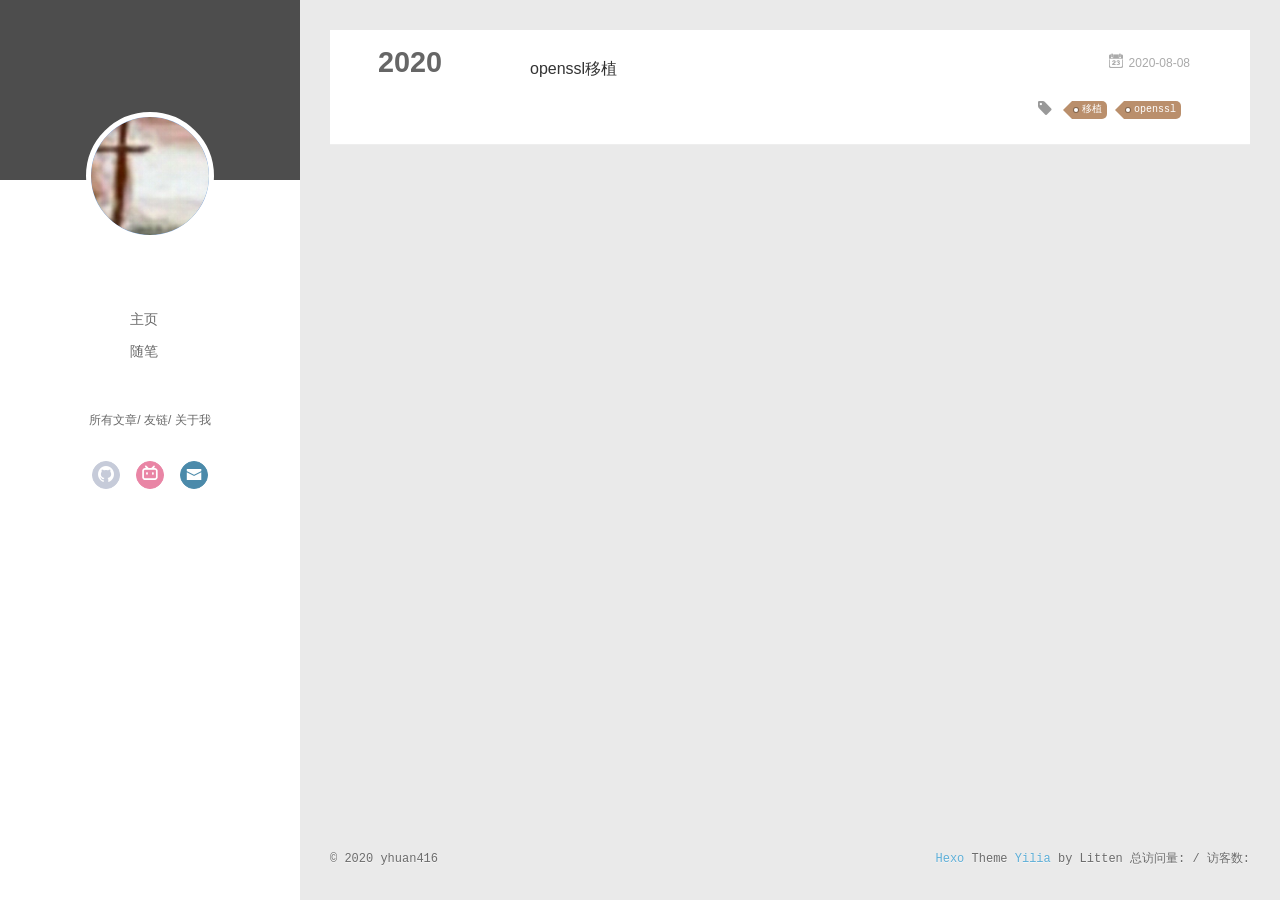
<file: tags/openssl/index.html>
<!DOCTYPE html>
<html>
<head>
  <meta charset="utf-8">
  
<script>
var _hmt = _hmt || [];
(function() {
  var hm = document.createElement("script");
  hm.src = "https://hm.baidu.com/hm.js?85e80de7c28f6a222207e1ec0d5699f9";
  var s = document.getElementsByTagName("script")[0]; 
  s.parentNode.insertBefore(hm, s);
})();
</script>


  
  <meta name="renderer" content="webkit">
  <meta http-equiv="X-UA-Compatible" content="IE=edge" >
  <link rel="dns-prefetch" href="https://blog.yhuan.top">
  <title>Tag: openssl | yHuan Personal Blog</title>
  <meta name="viewport" content="width=device-width, initial-scale=1, maximum-scale=1">
  <meta property="og:type" content="website">
<meta property="og:title" content="yHuan Personal Blog">
<meta property="og:url" content="https://blog.yhuan.top/tags/openssl/index.html">
<meta property="og:site_name" content="yHuan Personal Blog">
<meta property="og:locale" content="zh_CN">
<meta property="article:author" content="yhuan416">
<meta name="twitter:card" content="summary">
  
    <link rel="alternative" href="/atom.xml" title="yHuan Personal Blog" type="application/atom+xml">
  
  
    <link rel="icon" href="/favicon.png">
  
  <link rel="stylesheet" type="text/css" href="/./main.0cf68a.css">
  <style type="text/css">
  
    #container.show {
      background: linear-gradient(200deg,#a0cfe4,#e8c37e);
    }
  </style>
  

  
<script>
var _hmt = _hmt || [];
(function() {
  var hm = document.createElement("script");
  hm.src = "https://hm.baidu.com/hm.js?85e80de7c28f6a222207e1ec0d5699f9";
  var s = document.getElementsByTagName("script")[0]; 
  s.parentNode.insertBefore(hm, s);
})();
</script>


<meta name="generator" content="Hexo 5.0.0"></head>

<body>
  <div id="container" q-class="show:isCtnShow">
    <canvas id="anm-canvas" class="anm-canvas"></canvas>
    <div class="left-col" q-class="show:isShow">
      
<div class="overlay" style="background: #4d4d4d"></div>
<div class="intrude-less">
	<header id="header" class="inner">
		<a href="/" class="profilepic">
			<img src="/img/头像.jpg" class="js-avatar">
		</a>
		<hgroup>
		  <h1 class="header-author"><a href="/"></a></h1>
		</hgroup>
		

		<nav class="header-menu">
			<ul>
			
				<li><a href="/">主页</a></li>
	        
				<li><a href="/tags/%E9%9A%8F%E7%AC%94/">随笔</a></li>
	        
			</ul>
		</nav>
		<nav class="header-smart-menu">
    		
    			
    			<a q-on="click: openSlider(e, 'innerArchive')" href="javascript:void(0)">所有文章</a>
    			
            
    			
    			<a q-on="click: openSlider(e, 'friends')" href="javascript:void(0)">友链</a>
    			
            
    			
    			<a q-on="click: openSlider(e, 'aboutme')" href="javascript:void(0)">关于我</a>
    			
            
		</nav>
		<nav class="header-nav">
			<div class="social">
				
					<a class="github" target="_blank" href="https://github.com/yhuan416" title="github"><i class="icon-github"></i></a>
		        
					<a class="bilibili" target="_blank" href="https://space.bilibili.com/25813269" title="bilibili"><i class="icon-bilibili"></i></a>
		        
					<a class="mail" target="_blank" href="mailto:1290635392@qq.com" title="mail"><i class="icon-mail"></i></a>
		        
			</div>
		</nav>
	</header>		
</div>

    </div>
    <div class="mid-col" q-class="show:isShow,hide:isShow|isFalse">
      
<nav id="mobile-nav">
  	<div class="overlay js-overlay" style="background: #4d4d4d"></div>
	<div class="btnctn js-mobile-btnctn">
  		<div class="slider-trigger list" q-on="click: openSlider(e)"><i class="icon icon-sort"></i></div>
	</div>
	<div class="intrude-less">
		<header id="header" class="inner">
			<div class="profilepic">
				<img src="/img/头像.jpg" class="js-avatar">
			</div>
			<hgroup>
			  <h1 class="header-author js-header-author"></h1>
			</hgroup>
			
			
			
				
			
				
			
			
			
			<nav class="header-nav">
				<div class="social">
					
						<a class="github" target="_blank" href="https://github.com/yhuan416" title="github"><i class="icon-github"></i></a>
			        
						<a class="bilibili" target="_blank" href="https://space.bilibili.com/25813269" title="bilibili"><i class="icon-bilibili"></i></a>
			        
						<a class="mail" target="_blank" href="mailto:1290635392@qq.com" title="mail"><i class="icon-mail"></i></a>
			        
				</div>
			</nav>

			<nav class="header-menu js-header-menu">
				<ul style="width: 50%">
				
				
					<li style="width: 50%"><a href="/">主页</a></li>
		        
					<li style="width: 50%"><a href="/tags/%E9%9A%8F%E7%AC%94/">随笔</a></li>
		        
				</ul>
			</nav>
		</header>				
	</div>
	<div class="mobile-mask" style="display:none" q-show="isShow"></div>
</nav>

      <div id="wrapper" class="body-wrap">
        <div class="menu-l">
          <div class="canvas-wrap">
            <canvas data-colors="#eaeaea" data-sectionHeight="100" data-contentId="js-content" id="myCanvas1" class="anm-canvas"></canvas>
          </div>
          <div id="js-content" class="content-ll">
            
  
  
    
    
      
      
      <section class="archives-wrap">
        <div class="archive-year-wrap">
          <a href="/archives/2020" class="archive-year">2020</a>
        </div>
        <div class="archives">
    
    <article class="archive-article archive-type-post">
  <div class="archive-article-inner">
    <header class="archive-article-header">
      	<div class="article-meta">
	      	<a href="/2020/08/08/openssl%E7%A7%BB%E6%A4%8D/" class="archive-article-date">
  	<time datetime="2020-08-08T15:10:01.000Z" itemprop="datePublished"><i class="icon-calendar icon"></i>2020-08-08</time>
</a>
        </div>
    	 
  
    <h1 itemprop="name">
      <a class="archive-article-title" href="/2020/08/08/openssl%E7%A7%BB%E6%A4%8D/">openssl移植</a>
    </h1>
  

        <div class="article-info info-on-right">
          
	<div class="article-tag tagcloud">
		<i class="icon-price-tags icon"></i>
		<ul class="article-tag-list">
			 
        		<li class="article-tag-list-item">
        			<a href="javascript:void(0)" class="js-tag article-tag-list-link color3">移植</a>
        		</li>
      		 
        		<li class="article-tag-list-item">
        			<a href="javascript:void(0)" class="js-tag article-tag-list-link color3">openssl</a>
        		</li>
      		
		</ul>
	</div>

          

        </div>
        <div class="clearfix"></div>
    </header>
  </div>
</article>
  
  
    </div></section>
  

    


          </div>
        </div>
      </div>
      <footer id="footer">
  <div class="outer">
    <div id="footer-info">
    	<div class="footer-left">
    		&copy; 2020 yhuan416
    	</div>
      	<div class="footer-right">
      		<a href="http://hexo.io/" target="_blank">Hexo</a>  Theme <a href="https://github.com/litten/hexo-theme-yilia" target="_blank">Yilia</a> by Litten
			<!-- # PV方式，单个用户连续点击 n 篇，记录 n 次记录值 -->
			<span id="busuanzi_container_site_pv"> 总访问量: <span id="busuanzi_value_site_pv"></span> /</span>
			<!-- # UV方式，单个用户连续点击 n 篇，记录 1 次记录值 -->
			<span id="busuanzi_container_site_uv">  访客数:<span id="busuanzi_value_site_uv"></span></span>
		</div>
    </div>
  </div>
</footer>
    </div>
    <script>
	var yiliaConfig = {
		mathjax: false,
		isHome: false,
		isPost: false,
		isArchive: false,
		isTag: true,
		isCategory: false,
		open_in_new: false,
		toc_hide_index: true,
		root: "/",
		innerArchive: true,
		showTags: false
	}
</script>

<script async src="//busuanzi.ibruce.info/busuanzi/2.3/busuanzi.pure.mini.js"></script>


<script>!function(t){function n(e){if(r[e])return r[e].exports;var i=r[e]={exports:{},id:e,loaded:!1};return t[e].call(i.exports,i,i.exports,n),i.loaded=!0,i.exports}var r={};n.m=t,n.c=r,n.p="./",n(0)}([function(t,n,r){r(195),t.exports=r(191)},function(t,n,r){var e=r(3),i=r(52),o=r(27),u=r(28),c=r(53),f="prototype",a=function(t,n,r){var s,l,h,v,p=t&a.F,d=t&a.G,y=t&a.S,g=t&a.P,b=t&a.B,m=d?e:y?e[n]||(e[n]={}):(e[n]||{})[f],x=d?i:i[n]||(i[n]={}),w=x[f]||(x[f]={});d&&(r=n);for(s in r)l=!p&&m&&void 0!==m[s],h=(l?m:r)[s],v=b&&l?c(h,e):g&&"function"==typeof h?c(Function.call,h):h,m&&u(m,s,h,t&a.U),x[s]!=h&&o(x,s,v),g&&w[s]!=h&&(w[s]=h)};e.core=i,a.F=1,a.G=2,a.S=4,a.P=8,a.B=16,a.W=32,a.U=64,a.R=128,t.exports=a},function(t,n,r){var e=r(6);t.exports=function(t){if(!e(t))throw TypeError(t+" is not an object!");return t}},function(t,n){var r=t.exports="undefined"!=typeof window&&window.Math==Math?window:"undefined"!=typeof self&&self.Math==Math?self:Function("return this")();"number"==typeof __g&&(__g=r)},function(t,n){t.exports=function(t){try{return!!t()}catch(t){return!0}}},function(t,n){var r=t.exports="undefined"!=typeof window&&window.Math==Math?window:"undefined"!=typeof self&&self.Math==Math?self:Function("return this")();"number"==typeof __g&&(__g=r)},function(t,n){t.exports=function(t){return"object"==typeof t?null!==t:"function"==typeof t}},function(t,n,r){var e=r(126)("wks"),i=r(76),o=r(3).Symbol,u="function"==typeof o;(t.exports=function(t){return e[t]||(e[t]=u&&o[t]||(u?o:i)("Symbol."+t))}).store=e},function(t,n){var r={}.hasOwnProperty;t.exports=function(t,n){return r.call(t,n)}},function(t,n,r){var e=r(94),i=r(33);t.exports=function(t){return e(i(t))}},function(t,n,r){t.exports=!r(4)(function(){return 7!=Object.defineProperty({},"a",{get:function(){return 7}}).a})},function(t,n,r){var e=r(2),i=r(167),o=r(50),u=Object.defineProperty;n.f=r(10)?Object.defineProperty:function(t,n,r){if(e(t),n=o(n,!0),e(r),i)try{return u(t,n,r)}catch(t){}if("get"in r||"set"in r)throw TypeError("Accessors not supported!");return"value"in r&&(t[n]=r.value),t}},function(t,n,r){t.exports=!r(18)(function(){return 7!=Object.defineProperty({},"a",{get:function(){return 7}}).a})},function(t,n,r){var e=r(14),i=r(22);t.exports=r(12)?function(t,n,r){return e.f(t,n,i(1,r))}:function(t,n,r){return t[n]=r,t}},function(t,n,r){var e=r(20),i=r(58),o=r(42),u=Object.defineProperty;n.f=r(12)?Object.defineProperty:function(t,n,r){if(e(t),n=o(n,!0),e(r),i)try{return u(t,n,r)}catch(t){}if("get"in r||"set"in r)throw TypeError("Accessors not supported!");return"value"in r&&(t[n]=r.value),t}},function(t,n,r){var e=r(40)("wks"),i=r(23),o=r(5).Symbol,u="function"==typeof o;(t.exports=function(t){return e[t]||(e[t]=u&&o[t]||(u?o:i)("Symbol."+t))}).store=e},function(t,n,r){var e=r(67),i=Math.min;t.exports=function(t){return t>0?i(e(t),9007199254740991):0}},function(t,n,r){var e=r(46);t.exports=function(t){return Object(e(t))}},function(t,n){t.exports=function(t){try{return!!t()}catch(t){return!0}}},function(t,n,r){var e=r(63),i=r(34);t.exports=Object.keys||function(t){return e(t,i)}},function(t,n,r){var e=r(21);t.exports=function(t){if(!e(t))throw TypeError(t+" is not an object!");return t}},function(t,n){t.exports=function(t){return"object"==typeof t?null!==t:"function"==typeof t}},function(t,n){t.exports=function(t,n){return{enumerable:!(1&t),configurable:!(2&t),writable:!(4&t),value:n}}},function(t,n){var r=0,e=Math.random();t.exports=function(t){return"Symbol(".concat(void 0===t?"":t,")_",(++r+e).toString(36))}},function(t,n){var r={}.hasOwnProperty;t.exports=function(t,n){return r.call(t,n)}},function(t,n){var r=t.exports={version:"2.4.0"};"number"==typeof __e&&(__e=r)},function(t,n){t.exports=function(t){if("function"!=typeof t)throw TypeError(t+" is not a function!");return t}},function(t,n,r){var e=r(11),i=r(66);t.exports=r(10)?function(t,n,r){return e.f(t,n,i(1,r))}:function(t,n,r){return t[n]=r,t}},function(t,n,r){var e=r(3),i=r(27),o=r(24),u=r(76)("src"),c="toString",f=Function[c],a=(""+f).split(c);r(52).inspectSource=function(t){return f.call(t)},(t.exports=function(t,n,r,c){var f="function"==typeof r;f&&(o(r,"name")||i(r,"name",n)),t[n]!==r&&(f&&(o(r,u)||i(r,u,t[n]?""+t[n]:a.join(String(n)))),t===e?t[n]=r:c?t[n]?t[n]=r:i(t,n,r):(delete t[n],i(t,n,r)))})(Function.prototype,c,function(){return"function"==typeof this&&this[u]||f.call(this)})},function(t,n,r){var e=r(1),i=r(4),o=r(46),u=function(t,n,r,e){var i=String(o(t)),u="<"+n;return""!==r&&(u+=" "+r+'="'+String(e).replace(/"/g,"&quot;")+'"'),u+">"+i+"</"+n+">"};t.exports=function(t,n){var r={};r[t]=n(u),e(e.P+e.F*i(function(){var n=""[t]('"');return n!==n.toLowerCase()||n.split('"').length>3}),"String",r)}},function(t,n,r){var e=r(115),i=r(46);t.exports=function(t){return e(i(t))}},function(t,n,r){var e=r(116),i=r(66),o=r(30),u=r(50),c=r(24),f=r(167),a=Object.getOwnPropertyDescriptor;n.f=r(10)?a:function(t,n){if(t=o(t),n=u(n,!0),f)try{return a(t,n)}catch(t){}if(c(t,n))return i(!e.f.call(t,n),t[n])}},function(t,n,r){var e=r(24),i=r(17),o=r(145)("IE_PROTO"),u=Object.prototype;t.exports=Object.getPrototypeOf||function(t){return t=i(t),e(t,o)?t[o]:"function"==typeof t.constructor&&t instanceof t.constructor?t.constructor.prototype:t instanceof Object?u:null}},function(t,n){t.exports=function(t){if(void 0==t)throw TypeError("Can't call method on  "+t);return t}},function(t,n){t.exports="constructor,hasOwnProperty,isPrototypeOf,propertyIsEnumerable,toLocaleString,toString,valueOf".split(",")},function(t,n){t.exports={}},function(t,n){t.exports=!0},function(t,n){n.f={}.propertyIsEnumerable},function(t,n,r){var e=r(14).f,i=r(8),o=r(15)("toStringTag");t.exports=function(t,n,r){t&&!i(t=r?t:t.prototype,o)&&e(t,o,{configurable:!0,value:n})}},function(t,n,r){var e=r(40)("keys"),i=r(23);t.exports=function(t){return e[t]||(e[t]=i(t))}},function(t,n,r){var e=r(5),i="__core-js_shared__",o=e[i]||(e[i]={});t.exports=function(t){return o[t]||(o[t]={})}},function(t,n){var r=Math.ceil,e=Math.floor;t.exports=function(t){return isNaN(t=+t)?0:(t>0?e:r)(t)}},function(t,n,r){var e=r(21);t.exports=function(t,n){if(!e(t))return t;var r,i;if(n&&"function"==typeof(r=t.toString)&&!e(i=r.call(t)))return i;if("function"==typeof(r=t.valueOf)&&!e(i=r.call(t)))return i;if(!n&&"function"==typeof(r=t.toString)&&!e(i=r.call(t)))return i;throw TypeError("Can't convert object to primitive value")}},function(t,n,r){var e=r(5),i=r(25),o=r(36),u=r(44),c=r(14).f;t.exports=function(t){var n=i.Symbol||(i.Symbol=o?{}:e.Symbol||{});"_"==t.charAt(0)||t in n||c(n,t,{value:u.f(t)})}},function(t,n,r){n.f=r(15)},function(t,n){var r={}.toString;t.exports=function(t){return r.call(t).slice(8,-1)}},function(t,n){t.exports=function(t){if(void 0==t)throw TypeError("Can't call method on  "+t);return t}},function(t,n,r){var e=r(4);t.exports=function(t,n){return!!t&&e(function(){n?t.call(null,function(){},1):t.call(null)})}},function(t,n,r){var e=r(53),i=r(115),o=r(17),u=r(16),c=r(203);t.exports=function(t,n){var r=1==t,f=2==t,a=3==t,s=4==t,l=6==t,h=5==t||l,v=n||c;return function(n,c,p){for(var d,y,g=o(n),b=i(g),m=e(c,p,3),x=u(b.length),w=0,S=r?v(n,x):f?v(n,0):void 0;x>w;w++)if((h||w in b)&&(d=b[w],y=m(d,w,g),t))if(r)S[w]=y;else if(y)switch(t){case 3:return!0;case 5:return d;case 6:return w;case 2:S.push(d)}else if(s)return!1;return l?-1:a||s?s:S}}},function(t,n,r){var e=r(1),i=r(52),o=r(4);t.exports=function(t,n){var r=(i.Object||{})[t]||Object[t],u={};u[t]=n(r),e(e.S+e.F*o(function(){r(1)}),"Object",u)}},function(t,n,r){var e=r(6);t.exports=function(t,n){if(!e(t))return t;var r,i;if(n&&"function"==typeof(r=t.toString)&&!e(i=r.call(t)))return i;if("function"==typeof(r=t.valueOf)&&!e(i=r.call(t)))return i;if(!n&&"function"==typeof(r=t.toString)&&!e(i=r.call(t)))return i;throw TypeError("Can't convert object to primitive value")}},function(t,n,r){var e=r(5),i=r(25),o=r(91),u=r(13),c="prototype",f=function(t,n,r){var a,s,l,h=t&f.F,v=t&f.G,p=t&f.S,d=t&f.P,y=t&f.B,g=t&f.W,b=v?i:i[n]||(i[n]={}),m=b[c],x=v?e:p?e[n]:(e[n]||{})[c];v&&(r=n);for(a in r)(s=!h&&x&&void 0!==x[a])&&a in b||(l=s?x[a]:r[a],b[a]=v&&"function"!=typeof x[a]?r[a]:y&&s?o(l,e):g&&x[a]==l?function(t){var n=function(n,r,e){if(this instanceof t){switch(arguments.length){case 0:return new t;case 1:return new t(n);case 2:return new t(n,r)}return new t(n,r,e)}return t.apply(this,arguments)};return n[c]=t[c],n}(l):d&&"function"==typeof l?o(Function.call,l):l,d&&((b.virtual||(b.virtual={}))[a]=l,t&f.R&&m&&!m[a]&&u(m,a,l)))};f.F=1,f.G=2,f.S=4,f.P=8,f.B=16,f.W=32,f.U=64,f.R=128,t.exports=f},function(t,n){var r=t.exports={version:"2.4.0"};"number"==typeof __e&&(__e=r)},function(t,n,r){var e=r(26);t.exports=function(t,n,r){if(e(t),void 0===n)return t;switch(r){case 1:return function(r){return t.call(n,r)};case 2:return function(r,e){return t.call(n,r,e)};case 3:return function(r,e,i){return t.call(n,r,e,i)}}return function(){return t.apply(n,arguments)}}},function(t,n,r){var e=r(183),i=r(1),o=r(126)("metadata"),u=o.store||(o.store=new(r(186))),c=function(t,n,r){var i=u.get(t);if(!i){if(!r)return;u.set(t,i=new e)}var o=i.get(n);if(!o){if(!r)return;i.set(n,o=new e)}return o},f=function(t,n,r){var e=c(n,r,!1);return void 0!==e&&e.has(t)},a=function(t,n,r){var e=c(n,r,!1);return void 0===e?void 0:e.get(t)},s=function(t,n,r,e){c(r,e,!0).set(t,n)},l=function(t,n){var r=c(t,n,!1),e=[];return r&&r.forEach(function(t,n){e.push(n)}),e},h=function(t){return void 0===t||"symbol"==typeof t?t:String(t)},v=function(t){i(i.S,"Reflect",t)};t.exports={store:u,map:c,has:f,get:a,set:s,keys:l,key:h,exp:v}},function(t,n,r){"use strict";if(r(10)){var e=r(69),i=r(3),o=r(4),u=r(1),c=r(127),f=r(152),a=r(53),s=r(68),l=r(66),h=r(27),v=r(73),p=r(67),d=r(16),y=r(75),g=r(50),b=r(24),m=r(180),x=r(114),w=r(6),S=r(17),_=r(137),O=r(70),E=r(32),P=r(71).f,j=r(154),F=r(76),M=r(7),A=r(48),N=r(117),T=r(146),I=r(155),k=r(80),L=r(123),R=r(74),C=r(130),D=r(160),U=r(11),W=r(31),G=U.f,B=W.f,V=i.RangeError,z=i.TypeError,q=i.Uint8Array,K="ArrayBuffer",J="Shared"+K,Y="BYTES_PER_ELEMENT",H="prototype",$=Array[H],X=f.ArrayBuffer,Q=f.DataView,Z=A(0),tt=A(2),nt=A(3),rt=A(4),et=A(5),it=A(6),ot=N(!0),ut=N(!1),ct=I.values,ft=I.keys,at=I.entries,st=$.lastIndexOf,lt=$.reduce,ht=$.reduceRight,vt=$.join,pt=$.sort,dt=$.slice,yt=$.toString,gt=$.toLocaleString,bt=M("iterator"),mt=M("toStringTag"),xt=F("typed_constructor"),wt=F("def_constructor"),St=c.CONSTR,_t=c.TYPED,Ot=c.VIEW,Et="Wrong length!",Pt=A(1,function(t,n){return Tt(T(t,t[wt]),n)}),jt=o(function(){return 1===new q(new Uint16Array([1]).buffer)[0]}),Ft=!!q&&!!q[H].set&&o(function(){new q(1).set({})}),Mt=function(t,n){if(void 0===t)throw z(Et);var r=+t,e=d(t);if(n&&!m(r,e))throw V(Et);return e},At=function(t,n){var r=p(t);if(r<0||r%n)throw V("Wrong offset!");return r},Nt=function(t){if(w(t)&&_t in t)return t;throw z(t+" is not a typed array!")},Tt=function(t,n){if(!(w(t)&&xt in t))throw z("It is not a typed array constructor!");return new t(n)},It=function(t,n){return kt(T(t,t[wt]),n)},kt=function(t,n){for(var r=0,e=n.length,i=Tt(t,e);e>r;)i[r]=n[r++];return i},Lt=function(t,n,r){G(t,n,{get:function(){return this._d[r]}})},Rt=function(t){var n,r,e,i,o,u,c=S(t),f=arguments.length,s=f>1?arguments[1]:void 0,l=void 0!==s,h=j(c);if(void 0!=h&&!_(h)){for(u=h.call(c),e=[],n=0;!(o=u.next()).done;n++)e.push(o.value);c=e}for(l&&f>2&&(s=a(s,arguments[2],2)),n=0,r=d(c.length),i=Tt(this,r);r>n;n++)i[n]=l?s(c[n],n):c[n];return i},Ct=function(){for(var t=0,n=arguments.length,r=Tt(this,n);n>t;)r[t]=arguments[t++];return r},Dt=!!q&&o(function(){gt.call(new q(1))}),Ut=function(){return gt.apply(Dt?dt.call(Nt(this)):Nt(this),arguments)},Wt={copyWithin:function(t,n){return D.call(Nt(this),t,n,arguments.length>2?arguments[2]:void 0)},every:function(t){return rt(Nt(this),t,arguments.length>1?arguments[1]:void 0)},fill:function(t){return C.apply(Nt(this),arguments)},filter:function(t){return It(this,tt(Nt(this),t,arguments.length>1?arguments[1]:void 0))},find:function(t){return et(Nt(this),t,arguments.length>1?arguments[1]:void 0)},findIndex:function(t){return it(Nt(this),t,arguments.length>1?arguments[1]:void 0)},forEach:function(t){Z(Nt(this),t,arguments.length>1?arguments[1]:void 0)},indexOf:function(t){return ut(Nt(this),t,arguments.length>1?arguments[1]:void 0)},includes:function(t){return ot(Nt(this),t,arguments.length>1?arguments[1]:void 0)},join:function(t){return vt.apply(Nt(this),arguments)},lastIndexOf:function(t){return st.apply(Nt(this),arguments)},map:function(t){return Pt(Nt(this),t,arguments.length>1?arguments[1]:void 0)},reduce:function(t){return lt.apply(Nt(this),arguments)},reduceRight:function(t){return ht.apply(Nt(this),arguments)},reverse:function(){for(var t,n=this,r=Nt(n).length,e=Math.floor(r/2),i=0;i<e;)t=n[i],n[i++]=n[--r],n[r]=t;return n},some:function(t){return nt(Nt(this),t,arguments.length>1?arguments[1]:void 0)},sort:function(t){return pt.call(Nt(this),t)},subarray:function(t,n){var r=Nt(this),e=r.length,i=y(t,e);return new(T(r,r[wt]))(r.buffer,r.byteOffset+i*r.BYTES_PER_ELEMENT,d((void 0===n?e:y(n,e))-i))}},Gt=function(t,n){return It(this,dt.call(Nt(this),t,n))},Bt=function(t){Nt(this);var n=At(arguments[1],1),r=this.length,e=S(t),i=d(e.length),o=0;if(i+n>r)throw V(Et);for(;o<i;)this[n+o]=e[o++]},Vt={entries:function(){return at.call(Nt(this))},keys:function(){return ft.call(Nt(this))},values:function(){return ct.call(Nt(this))}},zt=function(t,n){return w(t)&&t[_t]&&"symbol"!=typeof n&&n in t&&String(+n)==String(n)},qt=function(t,n){return zt(t,n=g(n,!0))?l(2,t[n]):B(t,n)},Kt=function(t,n,r){return!(zt(t,n=g(n,!0))&&w(r)&&b(r,"value"))||b(r,"get")||b(r,"set")||r.configurable||b(r,"writable")&&!r.writable||b(r,"enumerable")&&!r.enumerable?G(t,n,r):(t[n]=r.value,t)};St||(W.f=qt,U.f=Kt),u(u.S+u.F*!St,"Object",{getOwnPropertyDescriptor:qt,defineProperty:Kt}),o(function(){yt.call({})})&&(yt=gt=function(){return vt.call(this)});var Jt=v({},Wt);v(Jt,Vt),h(Jt,bt,Vt.values),v(Jt,{slice:Gt,set:Bt,constructor:function(){},toString:yt,toLocaleString:Ut}),Lt(Jt,"buffer","b"),Lt(Jt,"byteOffset","o"),Lt(Jt,"byteLength","l"),Lt(Jt,"length","e"),G(Jt,mt,{get:function(){return this[_t]}}),t.exports=function(t,n,r,f){f=!!f;var a=t+(f?"Clamped":"")+"Array",l="Uint8Array"!=a,v="get"+t,p="set"+t,y=i[a],g=y||{},b=y&&E(y),m=!y||!c.ABV,S={},_=y&&y[H],j=function(t,r){var e=t._d;return e.v[v](r*n+e.o,jt)},F=function(t,r,e){var i=t._d;f&&(e=(e=Math.round(e))<0?0:e>255?255:255&e),i.v[p](r*n+i.o,e,jt)},M=function(t,n){G(t,n,{get:function(){return j(this,n)},set:function(t){return F(this,n,t)},enumerable:!0})};m?(y=r(function(t,r,e,i){s(t,y,a,"_d");var o,u,c,f,l=0,v=0;if(w(r)){if(!(r instanceof X||(f=x(r))==K||f==J))return _t in r?kt(y,r):Rt.call(y,r);o=r,v=At(e,n);var p=r.byteLength;if(void 0===i){if(p%n)throw V(Et);if((u=p-v)<0)throw V(Et)}else if((u=d(i)*n)+v>p)throw V(Et);c=u/n}else c=Mt(r,!0),u=c*n,o=new X(u);for(h(t,"_d",{b:o,o:v,l:u,e:c,v:new Q(o)});l<c;)M(t,l++)}),_=y[H]=O(Jt),h(_,"constructor",y)):L(function(t){new y(null),new y(t)},!0)||(y=r(function(t,r,e,i){s(t,y,a);var o;return w(r)?r instanceof X||(o=x(r))==K||o==J?void 0!==i?new g(r,At(e,n),i):void 0!==e?new g(r,At(e,n)):new g(r):_t in r?kt(y,r):Rt.call(y,r):new g(Mt(r,l))}),Z(b!==Function.prototype?P(g).concat(P(b)):P(g),function(t){t in y||h(y,t,g[t])}),y[H]=_,e||(_.constructor=y));var A=_[bt],N=!!A&&("values"==A.name||void 0==A.name),T=Vt.values;h(y,xt,!0),h(_,_t,a),h(_,Ot,!0),h(_,wt,y),(f?new y(1)[mt]==a:mt in _)||G(_,mt,{get:function(){return a}}),S[a]=y,u(u.G+u.W+u.F*(y!=g),S),u(u.S,a,{BYTES_PER_ELEMENT:n,from:Rt,of:Ct}),Y in _||h(_,Y,n),u(u.P,a,Wt),R(a),u(u.P+u.F*Ft,a,{set:Bt}),u(u.P+u.F*!N,a,Vt),u(u.P+u.F*(_.toString!=yt),a,{toString:yt}),u(u.P+u.F*o(function(){new y(1).slice()}),a,{slice:Gt}),u(u.P+u.F*(o(function(){return[1,2].toLocaleString()!=new y([1,2]).toLocaleString()})||!o(function(){_.toLocaleString.call([1,2])})),a,{toLocaleString:Ut}),k[a]=N?A:T,e||N||h(_,bt,T)}}else t.exports=function(){}},function(t,n){var r={}.toString;t.exports=function(t){return r.call(t).slice(8,-1)}},function(t,n,r){var e=r(21),i=r(5).document,o=e(i)&&e(i.createElement);t.exports=function(t){return o?i.createElement(t):{}}},function(t,n,r){t.exports=!r(12)&&!r(18)(function(){return 7!=Object.defineProperty(r(57)("div"),"a",{get:function(){return 7}}).a})},function(t,n,r){"use strict";var e=r(36),i=r(51),o=r(64),u=r(13),c=r(8),f=r(35),a=r(96),s=r(38),l=r(103),h=r(15)("iterator"),v=!([].keys&&"next"in[].keys()),p="keys",d="values",y=function(){return this};t.exports=function(t,n,r,g,b,m,x){a(r,n,g);var w,S,_,O=function(t){if(!v&&t in F)return F[t];switch(t){case p:case d:return function(){return new r(this,t)}}return function(){return new r(this,t)}},E=n+" Iterator",P=b==d,j=!1,F=t.prototype,M=F[h]||F["@@iterator"]||b&&F[b],A=M||O(b),N=b?P?O("entries"):A:void 0,T="Array"==n?F.entries||M:M;if(T&&(_=l(T.call(new t)))!==Object.prototype&&(s(_,E,!0),e||c(_,h)||u(_,h,y)),P&&M&&M.name!==d&&(j=!0,A=function(){return M.call(this)}),e&&!x||!v&&!j&&F[h]||u(F,h,A),f[n]=A,f[E]=y,b)if(w={values:P?A:O(d),keys:m?A:O(p),entries:N},x)for(S in w)S in F||o(F,S,w[S]);else i(i.P+i.F*(v||j),n,w);return w}},function(t,n,r){var e=r(20),i=r(100),o=r(34),u=r(39)("IE_PROTO"),c=function(){},f="prototype",a=function(){var t,n=r(57)("iframe"),e=o.length;for(n.style.display="none",r(93).appendChild(n),n.src="javascript:",t=n.contentWindow.document,t.open(),t.write("<script>document.F=Object<\/script>"),t.close(),a=t.F;e--;)delete a[f][o[e]];return a()};t.exports=Object.create||function(t,n){var r;return null!==t?(c[f]=e(t),r=new c,c[f]=null,r[u]=t):r=a(),void 0===n?r:i(r,n)}},function(t,n,r){var e=r(63),i=r(34).concat("length","prototype");n.f=Object.getOwnPropertyNames||function(t){return e(t,i)}},function(t,n){n.f=Object.getOwnPropertySymbols},function(t,n,r){var e=r(8),i=r(9),o=r(90)(!1),u=r(39)("IE_PROTO");t.exports=function(t,n){var r,c=i(t),f=0,a=[];for(r in c)r!=u&&e(c,r)&&a.push(r);for(;n.length>f;)e(c,r=n[f++])&&(~o(a,r)||a.push(r));return a}},function(t,n,r){t.exports=r(13)},function(t,n,r){var e=r(76)("meta"),i=r(6),o=r(24),u=r(11).f,c=0,f=Object.isExtensible||function(){return!0},a=!r(4)(function(){return f(Object.preventExtensions({}))}),s=function(t){u(t,e,{value:{i:"O"+ ++c,w:{}}})},l=function(t,n){if(!i(t))return"symbol"==typeof t?t:("string"==typeof t?"S":"P")+t;if(!o(t,e)){if(!f(t))return"F";if(!n)return"E";s(t)}return t[e].i},h=function(t,n){if(!o(t,e)){if(!f(t))return!0;if(!n)return!1;s(t)}return t[e].w},v=function(t){return a&&p.NEED&&f(t)&&!o(t,e)&&s(t),t},p=t.exports={KEY:e,NEED:!1,fastKey:l,getWeak:h,onFreeze:v}},function(t,n){t.exports=function(t,n){return{enumerable:!(1&t),configurable:!(2&t),writable:!(4&t),value:n}}},function(t,n){var r=Math.ceil,e=Math.floor;t.exports=function(t){return isNaN(t=+t)?0:(t>0?e:r)(t)}},function(t,n){t.exports=function(t,n,r,e){if(!(t instanceof n)||void 0!==e&&e in t)throw TypeError(r+": incorrect invocation!");return t}},function(t,n){t.exports=!1},function(t,n,r){var e=r(2),i=r(173),o=r(133),u=r(145)("IE_PROTO"),c=function(){},f="prototype",a=function(){var t,n=r(132)("iframe"),e=o.length;for(n.style.display="none",r(135).appendChild(n),n.src="javascript:",t=n.contentWindow.document,t.open(),t.write("<script>document.F=Object<\/script>"),t.close(),a=t.F;e--;)delete a[f][o[e]];return a()};t.exports=Object.create||function(t,n){var r;return null!==t?(c[f]=e(t),r=new c,c[f]=null,r[u]=t):r=a(),void 0===n?r:i(r,n)}},function(t,n,r){var e=r(175),i=r(133).concat("length","prototype");n.f=Object.getOwnPropertyNames||function(t){return e(t,i)}},function(t,n,r){var e=r(175),i=r(133);t.exports=Object.keys||function(t){return e(t,i)}},function(t,n,r){var e=r(28);t.exports=function(t,n,r){for(var i in n)e(t,i,n[i],r);return t}},function(t,n,r){"use strict";var e=r(3),i=r(11),o=r(10),u=r(7)("species");t.exports=function(t){var n=e[t];o&&n&&!n[u]&&i.f(n,u,{configurable:!0,get:function(){return this}})}},function(t,n,r){var e=r(67),i=Math.max,o=Math.min;t.exports=function(t,n){return t=e(t),t<0?i(t+n,0):o(t,n)}},function(t,n){var r=0,e=Math.random();t.exports=function(t){return"Symbol(".concat(void 0===t?"":t,")_",(++r+e).toString(36))}},function(t,n,r){var e=r(33);t.exports=function(t){return Object(e(t))}},function(t,n,r){var e=r(7)("unscopables"),i=Array.prototype;void 0==i[e]&&r(27)(i,e,{}),t.exports=function(t){i[e][t]=!0}},function(t,n,r){var e=r(53),i=r(169),o=r(137),u=r(2),c=r(16),f=r(154),a={},s={},n=t.exports=function(t,n,r,l,h){var v,p,d,y,g=h?function(){return t}:f(t),b=e(r,l,n?2:1),m=0;if("function"!=typeof g)throw TypeError(t+" is not iterable!");if(o(g)){for(v=c(t.length);v>m;m++)if((y=n?b(u(p=t[m])[0],p[1]):b(t[m]))===a||y===s)return y}else for(d=g.call(t);!(p=d.next()).done;)if((y=i(d,b,p.value,n))===a||y===s)return y};n.BREAK=a,n.RETURN=s},function(t,n){t.exports={}},function(t,n,r){var e=r(11).f,i=r(24),o=r(7)("toStringTag");t.exports=function(t,n,r){t&&!i(t=r?t:t.prototype,o)&&e(t,o,{configurable:!0,value:n})}},function(t,n,r){var e=r(1),i=r(46),o=r(4),u=r(150),c="["+u+"]",f="​",a=RegExp("^"+c+c+"*"),s=RegExp(c+c+"*$"),l=function(t,n,r){var i={},c=o(function(){return!!u[t]()||f[t]()!=f}),a=i[t]=c?n(h):u[t];r&&(i[r]=a),e(e.P+e.F*c,"String",i)},h=l.trim=function(t,n){return t=String(i(t)),1&n&&(t=t.replace(a,"")),2&n&&(t=t.replace(s,"")),t};t.exports=l},function(t,n,r){t.exports={default:r(86),__esModule:!0}},function(t,n,r){t.exports={default:r(87),__esModule:!0}},function(t,n,r){"use strict";function e(t){return t&&t.__esModule?t:{default:t}}n.__esModule=!0;var i=r(84),o=e(i),u=r(83),c=e(u),f="function"==typeof c.default&&"symbol"==typeof o.default?function(t){return typeof t}:function(t){return t&&"function"==typeof c.default&&t.constructor===c.default&&t!==c.default.prototype?"symbol":typeof t};n.default="function"==typeof c.default&&"symbol"===f(o.default)?function(t){return void 0===t?"undefined":f(t)}:function(t){return t&&"function"==typeof c.default&&t.constructor===c.default&&t!==c.default.prototype?"symbol":void 0===t?"undefined":f(t)}},function(t,n,r){r(110),r(108),r(111),r(112),t.exports=r(25).Symbol},function(t,n,r){r(109),r(113),t.exports=r(44).f("iterator")},function(t,n){t.exports=function(t){if("function"!=typeof t)throw TypeError(t+" is not a function!");return t}},function(t,n){t.exports=function(){}},function(t,n,r){var e=r(9),i=r(106),o=r(105);t.exports=function(t){return function(n,r,u){var c,f=e(n),a=i(f.length),s=o(u,a);if(t&&r!=r){for(;a>s;)if((c=f[s++])!=c)return!0}else for(;a>s;s++)if((t||s in f)&&f[s]===r)return t||s||0;return!t&&-1}}},function(t,n,r){var e=r(88);t.exports=function(t,n,r){if(e(t),void 0===n)return t;switch(r){case 1:return function(r){return t.call(n,r)};case 2:return function(r,e){return t.call(n,r,e)};case 3:return function(r,e,i){return t.call(n,r,e,i)}}return function(){return t.apply(n,arguments)}}},function(t,n,r){var e=r(19),i=r(62),o=r(37);t.exports=function(t){var n=e(t),r=i.f;if(r)for(var u,c=r(t),f=o.f,a=0;c.length>a;)f.call(t,u=c[a++])&&n.push(u);return n}},function(t,n,r){t.exports=r(5).document&&document.documentElement},function(t,n,r){var e=r(56);t.exports=Object("z").propertyIsEnumerable(0)?Object:function(t){return"String"==e(t)?t.split(""):Object(t)}},function(t,n,r){var e=r(56);t.exports=Array.isArray||function(t){return"Array"==e(t)}},function(t,n,r){"use strict";var e=r(60),i=r(22),o=r(38),u={};r(13)(u,r(15)("iterator"),function(){return this}),t.exports=function(t,n,r){t.prototype=e(u,{next:i(1,r)}),o(t,n+" Iterator")}},function(t,n){t.exports=function(t,n){return{value:n,done:!!t}}},function(t,n,r){var e=r(19),i=r(9);t.exports=function(t,n){for(var r,o=i(t),u=e(o),c=u.length,f=0;c>f;)if(o[r=u[f++]]===n)return r}},function(t,n,r){var e=r(23)("meta"),i=r(21),o=r(8),u=r(14).f,c=0,f=Object.isExtensible||function(){return!0},a=!r(18)(function(){return f(Object.preventExtensions({}))}),s=function(t){u(t,e,{value:{i:"O"+ ++c,w:{}}})},l=function(t,n){if(!i(t))return"symbol"==typeof t?t:("string"==typeof t?"S":"P")+t;if(!o(t,e)){if(!f(t))return"F";if(!n)return"E";s(t)}return t[e].i},h=function(t,n){if(!o(t,e)){if(!f(t))return!0;if(!n)return!1;s(t)}return t[e].w},v=function(t){return a&&p.NEED&&f(t)&&!o(t,e)&&s(t),t},p=t.exports={KEY:e,NEED:!1,fastKey:l,getWeak:h,onFreeze:v}},function(t,n,r){var e=r(14),i=r(20),o=r(19);t.exports=r(12)?Object.defineProperties:function(t,n){i(t);for(var r,u=o(n),c=u.length,f=0;c>f;)e.f(t,r=u[f++],n[r]);return t}},function(t,n,r){var e=r(37),i=r(22),o=r(9),u=r(42),c=r(8),f=r(58),a=Object.getOwnPropertyDescriptor;n.f=r(12)?a:function(t,n){if(t=o(t),n=u(n,!0),f)try{return a(t,n)}catch(t){}if(c(t,n))return i(!e.f.call(t,n),t[n])}},function(t,n,r){var e=r(9),i=r(61).f,o={}.toString,u="object"==typeof window&&window&&Object.getOwnPropertyNames?Object.getOwnPropertyNames(window):[],c=function(t){try{return i(t)}catch(t){return u.slice()}};t.exports.f=function(t){return u&&"[object Window]"==o.call(t)?c(t):i(e(t))}},function(t,n,r){var e=r(8),i=r(77),o=r(39)("IE_PROTO"),u=Object.prototype;t.exports=Object.getPrototypeOf||function(t){return t=i(t),e(t,o)?t[o]:"function"==typeof t.constructor&&t instanceof t.constructor?t.constructor.prototype:t instanceof Object?u:null}},function(t,n,r){var e=r(41),i=r(33);t.exports=function(t){return function(n,r){var o,u,c=String(i(n)),f=e(r),a=c.length;return f<0||f>=a?t?"":void 0:(o=c.charCodeAt(f),o<55296||o>56319||f+1===a||(u=c.charCodeAt(f+1))<56320||u>57343?t?c.charAt(f):o:t?c.slice(f,f+2):u-56320+(o-55296<<10)+65536)}}},function(t,n,r){var e=r(41),i=Math.max,o=Math.min;t.exports=function(t,n){return t=e(t),t<0?i(t+n,0):o(t,n)}},function(t,n,r){var e=r(41),i=Math.min;t.exports=function(t){return t>0?i(e(t),9007199254740991):0}},function(t,n,r){"use strict";var e=r(89),i=r(97),o=r(35),u=r(9);t.exports=r(59)(Array,"Array",function(t,n){this._t=u(t),this._i=0,this._k=n},function(){var t=this._t,n=this._k,r=this._i++;return!t||r>=t.length?(this._t=void 0,i(1)):"keys"==n?i(0,r):"values"==n?i(0,t[r]):i(0,[r,t[r]])},"values"),o.Arguments=o.Array,e("keys"),e("values"),e("entries")},function(t,n){},function(t,n,r){"use strict";var e=r(104)(!0);r(59)(String,"String",function(t){this._t=String(t),this._i=0},function(){var t,n=this._t,r=this._i;return r>=n.length?{value:void 0,done:!0}:(t=e(n,r),this._i+=t.length,{value:t,done:!1})})},function(t,n,r){"use strict";var e=r(5),i=r(8),o=r(12),u=r(51),c=r(64),f=r(99).KEY,a=r(18),s=r(40),l=r(38),h=r(23),v=r(15),p=r(44),d=r(43),y=r(98),g=r(92),b=r(95),m=r(20),x=r(9),w=r(42),S=r(22),_=r(60),O=r(102),E=r(101),P=r(14),j=r(19),F=E.f,M=P.f,A=O.f,N=e.Symbol,T=e.JSON,I=T&&T.stringify,k="prototype",L=v("_hidden"),R=v("toPrimitive"),C={}.propertyIsEnumerable,D=s("symbol-registry"),U=s("symbols"),W=s("op-symbols"),G=Object[k],B="function"==typeof N,V=e.QObject,z=!V||!V[k]||!V[k].findChild,q=o&&a(function(){return 7!=_(M({},"a",{get:function(){return M(this,"a",{value:7}).a}})).a})?function(t,n,r){var e=F(G,n);e&&delete G[n],M(t,n,r),e&&t!==G&&M(G,n,e)}:M,K=function(t){var n=U[t]=_(N[k]);return n._k=t,n},J=B&&"symbol"==typeof N.iterator?function(t){return"symbol"==typeof t}:function(t){return t instanceof N},Y=function(t,n,r){return t===G&&Y(W,n,r),m(t),n=w(n,!0),m(r),i(U,n)?(r.enumerable?(i(t,L)&&t[L][n]&&(t[L][n]=!1),r=_(r,{enumerable:S(0,!1)})):(i(t,L)||M(t,L,S(1,{})),t[L][n]=!0),q(t,n,r)):M(t,n,r)},H=function(t,n){m(t);for(var r,e=g(n=x(n)),i=0,o=e.length;o>i;)Y(t,r=e[i++],n[r]);return t},$=function(t,n){return void 0===n?_(t):H(_(t),n)},X=function(t){var n=C.call(this,t=w(t,!0));return!(this===G&&i(U,t)&&!i(W,t))&&(!(n||!i(this,t)||!i(U,t)||i(this,L)&&this[L][t])||n)},Q=function(t,n){if(t=x(t),n=w(n,!0),t!==G||!i(U,n)||i(W,n)){var r=F(t,n);return!r||!i(U,n)||i(t,L)&&t[L][n]||(r.enumerable=!0),r}},Z=function(t){for(var n,r=A(x(t)),e=[],o=0;r.length>o;)i(U,n=r[o++])||n==L||n==f||e.push(n);return e},tt=function(t){for(var n,r=t===G,e=A(r?W:x(t)),o=[],u=0;e.length>u;)!i(U,n=e[u++])||r&&!i(G,n)||o.push(U[n]);return o};B||(N=function(){if(this instanceof N)throw TypeError("Symbol is not a constructor!");var t=h(arguments.length>0?arguments[0]:void 0),n=function(r){this===G&&n.call(W,r),i(this,L)&&i(this[L],t)&&(this[L][t]=!1),q(this,t,S(1,r))};return o&&z&&q(G,t,{configurable:!0,set:n}),K(t)},c(N[k],"toString",function(){return this._k}),E.f=Q,P.f=Y,r(61).f=O.f=Z,r(37).f=X,r(62).f=tt,o&&!r(36)&&c(G,"propertyIsEnumerable",X,!0),p.f=function(t){return K(v(t))}),u(u.G+u.W+u.F*!B,{Symbol:N});for(var nt="hasInstance,isConcatSpreadable,iterator,match,replace,search,species,split,toPrimitive,toStringTag,unscopables".split(","),rt=0;nt.length>rt;)v(nt[rt++]);for(var nt=j(v.store),rt=0;nt.length>rt;)d(nt[rt++]);u(u.S+u.F*!B,"Symbol",{for:function(t){return i(D,t+="")?D[t]:D[t]=N(t)},keyFor:function(t){if(J(t))return y(D,t);throw TypeError(t+" is not a symbol!")},useSetter:function(){z=!0},useSimple:function(){z=!1}}),u(u.S+u.F*!B,"Object",{create:$,defineProperty:Y,defineProperties:H,getOwnPropertyDescriptor:Q,getOwnPropertyNames:Z,getOwnPropertySymbols:tt}),T&&u(u.S+u.F*(!B||a(function(){var t=N();return"[null]"!=I([t])||"{}"!=I({a:t})||"{}"!=I(Object(t))})),"JSON",{stringify:function(t){if(void 0!==t&&!J(t)){for(var n,r,e=[t],i=1;arguments.length>i;)e.push(arguments[i++]);return n=e[1],"function"==typeof n&&(r=n),!r&&b(n)||(n=function(t,n){if(r&&(n=r.call(this,t,n)),!J(n))return n}),e[1]=n,I.apply(T,e)}}}),N[k][R]||r(13)(N[k],R,N[k].valueOf),l(N,"Symbol"),l(Math,"Math",!0),l(e.JSON,"JSON",!0)},function(t,n,r){r(43)("asyncIterator")},function(t,n,r){r(43)("observable")},function(t,n,r){r(107);for(var e=r(5),i=r(13),o=r(35),u=r(15)("toStringTag"),c=["NodeList","DOMTokenList","MediaList","StyleSheetList","CSSRuleList"],f=0;f<5;f++){var a=c[f],s=e[a],l=s&&s.prototype;l&&!l[u]&&i(l,u,a),o[a]=o.Array}},function(t,n,r){var e=r(45),i=r(7)("toStringTag"),o="Arguments"==e(function(){return arguments}()),u=function(t,n){try{return t[n]}catch(t){}};t.exports=function(t){var n,r,c;return void 0===t?"Undefined":null===t?"Null":"string"==typeof(r=u(n=Object(t),i))?r:o?e(n):"Object"==(c=e(n))&&"function"==typeof n.callee?"Arguments":c}},function(t,n,r){var e=r(45);t.exports=Object("z").propertyIsEnumerable(0)?Object:function(t){return"String"==e(t)?t.split(""):Object(t)}},function(t,n){n.f={}.propertyIsEnumerable},function(t,n,r){var e=r(30),i=r(16),o=r(75);t.exports=function(t){return function(n,r,u){var c,f=e(n),a=i(f.length),s=o(u,a);if(t&&r!=r){for(;a>s;)if((c=f[s++])!=c)return!0}else for(;a>s;s++)if((t||s in f)&&f[s]===r)return t||s||0;return!t&&-1}}},function(t,n,r){"use strict";var e=r(3),i=r(1),o=r(28),u=r(73),c=r(65),f=r(79),a=r(68),s=r(6),l=r(4),h=r(123),v=r(81),p=r(136);t.exports=function(t,n,r,d,y,g){var b=e[t],m=b,x=y?"set":"add",w=m&&m.prototype,S={},_=function(t){var n=w[t];o(w,t,"delete"==t?function(t){return!(g&&!s(t))&&n.call(this,0===t?0:t)}:"has"==t?function(t){return!(g&&!s(t))&&n.call(this,0===t?0:t)}:"get"==t?function(t){return g&&!s(t)?void 0:n.call(this,0===t?0:t)}:"add"==t?function(t){return n.call(this,0===t?0:t),this}:function(t,r){return n.call(this,0===t?0:t,r),this})};if("function"==typeof m&&(g||w.forEach&&!l(function(){(new m).entries().next()}))){var O=new m,E=O[x](g?{}:-0,1)!=O,P=l(function(){O.has(1)}),j=h(function(t){new m(t)}),F=!g&&l(function(){for(var t=new m,n=5;n--;)t[x](n,n);return!t.has(-0)});j||(m=n(function(n,r){a(n,m,t);var e=p(new b,n,m);return void 0!=r&&f(r,y,e[x],e),e}),m.prototype=w,w.constructor=m),(P||F)&&(_("delete"),_("has"),y&&_("get")),(F||E)&&_(x),g&&w.clear&&delete w.clear}else m=d.getConstructor(n,t,y,x),u(m.prototype,r),c.NEED=!0;return v(m,t),S[t]=m,i(i.G+i.W+i.F*(m!=b),S),g||d.setStrong(m,t,y),m}},function(t,n,r){"use strict";var e=r(27),i=r(28),o=r(4),u=r(46),c=r(7);t.exports=function(t,n,r){var f=c(t),a=r(u,f,""[t]),s=a[0],l=a[1];o(function(){var n={};return n[f]=function(){return 7},7!=""[t](n)})&&(i(String.prototype,t,s),e(RegExp.prototype,f,2==n?function(t,n){return l.call(t,this,n)}:function(t){return l.call(t,this)}))}
},function(t,n,r){"use strict";var e=r(2);t.exports=function(){var t=e(this),n="";return t.global&&(n+="g"),t.ignoreCase&&(n+="i"),t.multiline&&(n+="m"),t.unicode&&(n+="u"),t.sticky&&(n+="y"),n}},function(t,n){t.exports=function(t,n,r){var e=void 0===r;switch(n.length){case 0:return e?t():t.call(r);case 1:return e?t(n[0]):t.call(r,n[0]);case 2:return e?t(n[0],n[1]):t.call(r,n[0],n[1]);case 3:return e?t(n[0],n[1],n[2]):t.call(r,n[0],n[1],n[2]);case 4:return e?t(n[0],n[1],n[2],n[3]):t.call(r,n[0],n[1],n[2],n[3])}return t.apply(r,n)}},function(t,n,r){var e=r(6),i=r(45),o=r(7)("match");t.exports=function(t){var n;return e(t)&&(void 0!==(n=t[o])?!!n:"RegExp"==i(t))}},function(t,n,r){var e=r(7)("iterator"),i=!1;try{var o=[7][e]();o.return=function(){i=!0},Array.from(o,function(){throw 2})}catch(t){}t.exports=function(t,n){if(!n&&!i)return!1;var r=!1;try{var o=[7],u=o[e]();u.next=function(){return{done:r=!0}},o[e]=function(){return u},t(o)}catch(t){}return r}},function(t,n,r){t.exports=r(69)||!r(4)(function(){var t=Math.random();__defineSetter__.call(null,t,function(){}),delete r(3)[t]})},function(t,n){n.f=Object.getOwnPropertySymbols},function(t,n,r){var e=r(3),i="__core-js_shared__",o=e[i]||(e[i]={});t.exports=function(t){return o[t]||(o[t]={})}},function(t,n,r){for(var e,i=r(3),o=r(27),u=r(76),c=u("typed_array"),f=u("view"),a=!(!i.ArrayBuffer||!i.DataView),s=a,l=0,h="Int8Array,Uint8Array,Uint8ClampedArray,Int16Array,Uint16Array,Int32Array,Uint32Array,Float32Array,Float64Array".split(",");l<9;)(e=i[h[l++]])?(o(e.prototype,c,!0),o(e.prototype,f,!0)):s=!1;t.exports={ABV:a,CONSTR:s,TYPED:c,VIEW:f}},function(t,n){"use strict";var r={versions:function(){var t=window.navigator.userAgent;return{trident:t.indexOf("Trident")>-1,presto:t.indexOf("Presto")>-1,webKit:t.indexOf("AppleWebKit")>-1,gecko:t.indexOf("Gecko")>-1&&-1==t.indexOf("KHTML"),mobile:!!t.match(/AppleWebKit.*Mobile.*/),ios:!!t.match(/\(i[^;]+;( U;)? CPU.+Mac OS X/),android:t.indexOf("Android")>-1||t.indexOf("Linux")>-1,iPhone:t.indexOf("iPhone")>-1||t.indexOf("Mac")>-1,iPad:t.indexOf("iPad")>-1,webApp:-1==t.indexOf("Safari"),weixin:-1==t.indexOf("MicroMessenger")}}()};t.exports=r},function(t,n,r){"use strict";var e=r(85),i=function(t){return t&&t.__esModule?t:{default:t}}(e),o=function(){function t(t,n,e){return n||e?String.fromCharCode(n||e):r[t]||t}function n(t){return e[t]}var r={"&quot;":'"',"&lt;":"<","&gt;":">","&amp;":"&","&nbsp;":" "},e={};for(var u in r)e[r[u]]=u;return r["&apos;"]="'",e["'"]="&#39;",{encode:function(t){return t?(""+t).replace(/['<> "&]/g,n).replace(/\r?\n/g,"<br/>").replace(/\s/g,"&nbsp;"):""},decode:function(n){return n?(""+n).replace(/<br\s*\/?>/gi,"\n").replace(/&quot;|&lt;|&gt;|&amp;|&nbsp;|&apos;|&#(\d+);|&#(\d+)/g,t).replace(/\u00a0/g," "):""},encodeBase16:function(t){if(!t)return t;t+="";for(var n=[],r=0,e=t.length;e>r;r++)n.push(t.charCodeAt(r).toString(16).toUpperCase());return n.join("")},encodeBase16forJSON:function(t){if(!t)return t;t=t.replace(/[\u4E00-\u9FBF]/gi,function(t){return escape(t).replace("%u","\\u")});for(var n=[],r=0,e=t.length;e>r;r++)n.push(t.charCodeAt(r).toString(16).toUpperCase());return n.join("")},decodeBase16:function(t){if(!t)return t;t+="";for(var n=[],r=0,e=t.length;e>r;r+=2)n.push(String.fromCharCode("0x"+t.slice(r,r+2)));return n.join("")},encodeObject:function(t){if(t instanceof Array)for(var n=0,r=t.length;r>n;n++)t[n]=o.encodeObject(t[n]);else if("object"==(void 0===t?"undefined":(0,i.default)(t)))for(var e in t)t[e]=o.encodeObject(t[e]);else if("string"==typeof t)return o.encode(t);return t},loadScript:function(t){var n=document.createElement("script");document.getElementsByTagName("body")[0].appendChild(n),n.setAttribute("src",t)},addLoadEvent:function(t){var n=window.onload;"function"!=typeof window.onload?window.onload=t:window.onload=function(){n(),t()}}}}();t.exports=o},function(t,n,r){"use strict";var e=r(17),i=r(75),o=r(16);t.exports=function(t){for(var n=e(this),r=o(n.length),u=arguments.length,c=i(u>1?arguments[1]:void 0,r),f=u>2?arguments[2]:void 0,a=void 0===f?r:i(f,r);a>c;)n[c++]=t;return n}},function(t,n,r){"use strict";var e=r(11),i=r(66);t.exports=function(t,n,r){n in t?e.f(t,n,i(0,r)):t[n]=r}},function(t,n,r){var e=r(6),i=r(3).document,o=e(i)&&e(i.createElement);t.exports=function(t){return o?i.createElement(t):{}}},function(t,n){t.exports="constructor,hasOwnProperty,isPrototypeOf,propertyIsEnumerable,toLocaleString,toString,valueOf".split(",")},function(t,n,r){var e=r(7)("match");t.exports=function(t){var n=/./;try{"/./"[t](n)}catch(r){try{return n[e]=!1,!"/./"[t](n)}catch(t){}}return!0}},function(t,n,r){t.exports=r(3).document&&document.documentElement},function(t,n,r){var e=r(6),i=r(144).set;t.exports=function(t,n,r){var o,u=n.constructor;return u!==r&&"function"==typeof u&&(o=u.prototype)!==r.prototype&&e(o)&&i&&i(t,o),t}},function(t,n,r){var e=r(80),i=r(7)("iterator"),o=Array.prototype;t.exports=function(t){return void 0!==t&&(e.Array===t||o[i]===t)}},function(t,n,r){var e=r(45);t.exports=Array.isArray||function(t){return"Array"==e(t)}},function(t,n,r){"use strict";var e=r(70),i=r(66),o=r(81),u={};r(27)(u,r(7)("iterator"),function(){return this}),t.exports=function(t,n,r){t.prototype=e(u,{next:i(1,r)}),o(t,n+" Iterator")}},function(t,n,r){"use strict";var e=r(69),i=r(1),o=r(28),u=r(27),c=r(24),f=r(80),a=r(139),s=r(81),l=r(32),h=r(7)("iterator"),v=!([].keys&&"next"in[].keys()),p="keys",d="values",y=function(){return this};t.exports=function(t,n,r,g,b,m,x){a(r,n,g);var w,S,_,O=function(t){if(!v&&t in F)return F[t];switch(t){case p:case d:return function(){return new r(this,t)}}return function(){return new r(this,t)}},E=n+" Iterator",P=b==d,j=!1,F=t.prototype,M=F[h]||F["@@iterator"]||b&&F[b],A=M||O(b),N=b?P?O("entries"):A:void 0,T="Array"==n?F.entries||M:M;if(T&&(_=l(T.call(new t)))!==Object.prototype&&(s(_,E,!0),e||c(_,h)||u(_,h,y)),P&&M&&M.name!==d&&(j=!0,A=function(){return M.call(this)}),e&&!x||!v&&!j&&F[h]||u(F,h,A),f[n]=A,f[E]=y,b)if(w={values:P?A:O(d),keys:m?A:O(p),entries:N},x)for(S in w)S in F||o(F,S,w[S]);else i(i.P+i.F*(v||j),n,w);return w}},function(t,n){var r=Math.expm1;t.exports=!r||r(10)>22025.465794806718||r(10)<22025.465794806718||-2e-17!=r(-2e-17)?function(t){return 0==(t=+t)?t:t>-1e-6&&t<1e-6?t+t*t/2:Math.exp(t)-1}:r},function(t,n){t.exports=Math.sign||function(t){return 0==(t=+t)||t!=t?t:t<0?-1:1}},function(t,n,r){var e=r(3),i=r(151).set,o=e.MutationObserver||e.WebKitMutationObserver,u=e.process,c=e.Promise,f="process"==r(45)(u);t.exports=function(){var t,n,r,a=function(){var e,i;for(f&&(e=u.domain)&&e.exit();t;){i=t.fn,t=t.next;try{i()}catch(e){throw t?r():n=void 0,e}}n=void 0,e&&e.enter()};if(f)r=function(){u.nextTick(a)};else if(o){var s=!0,l=document.createTextNode("");new o(a).observe(l,{characterData:!0}),r=function(){l.data=s=!s}}else if(c&&c.resolve){var h=c.resolve();r=function(){h.then(a)}}else r=function(){i.call(e,a)};return function(e){var i={fn:e,next:void 0};n&&(n.next=i),t||(t=i,r()),n=i}}},function(t,n,r){var e=r(6),i=r(2),o=function(t,n){if(i(t),!e(n)&&null!==n)throw TypeError(n+": can't set as prototype!")};t.exports={set:Object.setPrototypeOf||("__proto__"in{}?function(t,n,e){try{e=r(53)(Function.call,r(31).f(Object.prototype,"__proto__").set,2),e(t,[]),n=!(t instanceof Array)}catch(t){n=!0}return function(t,r){return o(t,r),n?t.__proto__=r:e(t,r),t}}({},!1):void 0),check:o}},function(t,n,r){var e=r(126)("keys"),i=r(76);t.exports=function(t){return e[t]||(e[t]=i(t))}},function(t,n,r){var e=r(2),i=r(26),o=r(7)("species");t.exports=function(t,n){var r,u=e(t).constructor;return void 0===u||void 0==(r=e(u)[o])?n:i(r)}},function(t,n,r){var e=r(67),i=r(46);t.exports=function(t){return function(n,r){var o,u,c=String(i(n)),f=e(r),a=c.length;return f<0||f>=a?t?"":void 0:(o=c.charCodeAt(f),o<55296||o>56319||f+1===a||(u=c.charCodeAt(f+1))<56320||u>57343?t?c.charAt(f):o:t?c.slice(f,f+2):u-56320+(o-55296<<10)+65536)}}},function(t,n,r){var e=r(122),i=r(46);t.exports=function(t,n,r){if(e(n))throw TypeError("String#"+r+" doesn't accept regex!");return String(i(t))}},function(t,n,r){"use strict";var e=r(67),i=r(46);t.exports=function(t){var n=String(i(this)),r="",o=e(t);if(o<0||o==1/0)throw RangeError("Count can't be negative");for(;o>0;(o>>>=1)&&(n+=n))1&o&&(r+=n);return r}},function(t,n){t.exports="\t\n\v\f\r   ᠎             　\u2028\u2029\ufeff"},function(t,n,r){var e,i,o,u=r(53),c=r(121),f=r(135),a=r(132),s=r(3),l=s.process,h=s.setImmediate,v=s.clearImmediate,p=s.MessageChannel,d=0,y={},g="onreadystatechange",b=function(){var t=+this;if(y.hasOwnProperty(t)){var n=y[t];delete y[t],n()}},m=function(t){b.call(t.data)};h&&v||(h=function(t){for(var n=[],r=1;arguments.length>r;)n.push(arguments[r++]);return y[++d]=function(){c("function"==typeof t?t:Function(t),n)},e(d),d},v=function(t){delete y[t]},"process"==r(45)(l)?e=function(t){l.nextTick(u(b,t,1))}:p?(i=new p,o=i.port2,i.port1.onmessage=m,e=u(o.postMessage,o,1)):s.addEventListener&&"function"==typeof postMessage&&!s.importScripts?(e=function(t){s.postMessage(t+"","*")},s.addEventListener("message",m,!1)):e=g in a("script")?function(t){f.appendChild(a("script"))[g]=function(){f.removeChild(this),b.call(t)}}:function(t){setTimeout(u(b,t,1),0)}),t.exports={set:h,clear:v}},function(t,n,r){"use strict";var e=r(3),i=r(10),o=r(69),u=r(127),c=r(27),f=r(73),a=r(4),s=r(68),l=r(67),h=r(16),v=r(71).f,p=r(11).f,d=r(130),y=r(81),g="ArrayBuffer",b="DataView",m="prototype",x="Wrong length!",w="Wrong index!",S=e[g],_=e[b],O=e.Math,E=e.RangeError,P=e.Infinity,j=S,F=O.abs,M=O.pow,A=O.floor,N=O.log,T=O.LN2,I="buffer",k="byteLength",L="byteOffset",R=i?"_b":I,C=i?"_l":k,D=i?"_o":L,U=function(t,n,r){var e,i,o,u=Array(r),c=8*r-n-1,f=(1<<c)-1,a=f>>1,s=23===n?M(2,-24)-M(2,-77):0,l=0,h=t<0||0===t&&1/t<0?1:0;for(t=F(t),t!=t||t===P?(i=t!=t?1:0,e=f):(e=A(N(t)/T),t*(o=M(2,-e))<1&&(e--,o*=2),t+=e+a>=1?s/o:s*M(2,1-a),t*o>=2&&(e++,o/=2),e+a>=f?(i=0,e=f):e+a>=1?(i=(t*o-1)*M(2,n),e+=a):(i=t*M(2,a-1)*M(2,n),e=0));n>=8;u[l++]=255&i,i/=256,n-=8);for(e=e<<n|i,c+=n;c>0;u[l++]=255&e,e/=256,c-=8);return u[--l]|=128*h,u},W=function(t,n,r){var e,i=8*r-n-1,o=(1<<i)-1,u=o>>1,c=i-7,f=r-1,a=t[f--],s=127&a;for(a>>=7;c>0;s=256*s+t[f],f--,c-=8);for(e=s&(1<<-c)-1,s>>=-c,c+=n;c>0;e=256*e+t[f],f--,c-=8);if(0===s)s=1-u;else{if(s===o)return e?NaN:a?-P:P;e+=M(2,n),s-=u}return(a?-1:1)*e*M(2,s-n)},G=function(t){return t[3]<<24|t[2]<<16|t[1]<<8|t[0]},B=function(t){return[255&t]},V=function(t){return[255&t,t>>8&255]},z=function(t){return[255&t,t>>8&255,t>>16&255,t>>24&255]},q=function(t){return U(t,52,8)},K=function(t){return U(t,23,4)},J=function(t,n,r){p(t[m],n,{get:function(){return this[r]}})},Y=function(t,n,r,e){var i=+r,o=l(i);if(i!=o||o<0||o+n>t[C])throw E(w);var u=t[R]._b,c=o+t[D],f=u.slice(c,c+n);return e?f:f.reverse()},H=function(t,n,r,e,i,o){var u=+r,c=l(u);if(u!=c||c<0||c+n>t[C])throw E(w);for(var f=t[R]._b,a=c+t[D],s=e(+i),h=0;h<n;h++)f[a+h]=s[o?h:n-h-1]},$=function(t,n){s(t,S,g);var r=+n,e=h(r);if(r!=e)throw E(x);return e};if(u.ABV){if(!a(function(){new S})||!a(function(){new S(.5)})){S=function(t){return new j($(this,t))};for(var X,Q=S[m]=j[m],Z=v(j),tt=0;Z.length>tt;)(X=Z[tt++])in S||c(S,X,j[X]);o||(Q.constructor=S)}var nt=new _(new S(2)),rt=_[m].setInt8;nt.setInt8(0,2147483648),nt.setInt8(1,2147483649),!nt.getInt8(0)&&nt.getInt8(1)||f(_[m],{setInt8:function(t,n){rt.call(this,t,n<<24>>24)},setUint8:function(t,n){rt.call(this,t,n<<24>>24)}},!0)}else S=function(t){var n=$(this,t);this._b=d.call(Array(n),0),this[C]=n},_=function(t,n,r){s(this,_,b),s(t,S,b);var e=t[C],i=l(n);if(i<0||i>e)throw E("Wrong offset!");if(r=void 0===r?e-i:h(r),i+r>e)throw E(x);this[R]=t,this[D]=i,this[C]=r},i&&(J(S,k,"_l"),J(_,I,"_b"),J(_,k,"_l"),J(_,L,"_o")),f(_[m],{getInt8:function(t){return Y(this,1,t)[0]<<24>>24},getUint8:function(t){return Y(this,1,t)[0]},getInt16:function(t){var n=Y(this,2,t,arguments[1]);return(n[1]<<8|n[0])<<16>>16},getUint16:function(t){var n=Y(this,2,t,arguments[1]);return n[1]<<8|n[0]},getInt32:function(t){return G(Y(this,4,t,arguments[1]))},getUint32:function(t){return G(Y(this,4,t,arguments[1]))>>>0},getFloat32:function(t){return W(Y(this,4,t,arguments[1]),23,4)},getFloat64:function(t){return W(Y(this,8,t,arguments[1]),52,8)},setInt8:function(t,n){H(this,1,t,B,n)},setUint8:function(t,n){H(this,1,t,B,n)},setInt16:function(t,n){H(this,2,t,V,n,arguments[2])},setUint16:function(t,n){H(this,2,t,V,n,arguments[2])},setInt32:function(t,n){H(this,4,t,z,n,arguments[2])},setUint32:function(t,n){H(this,4,t,z,n,arguments[2])},setFloat32:function(t,n){H(this,4,t,K,n,arguments[2])},setFloat64:function(t,n){H(this,8,t,q,n,arguments[2])}});y(S,g),y(_,b),c(_[m],u.VIEW,!0),n[g]=S,n[b]=_},function(t,n,r){var e=r(3),i=r(52),o=r(69),u=r(182),c=r(11).f;t.exports=function(t){var n=i.Symbol||(i.Symbol=o?{}:e.Symbol||{});"_"==t.charAt(0)||t in n||c(n,t,{value:u.f(t)})}},function(t,n,r){var e=r(114),i=r(7)("iterator"),o=r(80);t.exports=r(52).getIteratorMethod=function(t){if(void 0!=t)return t[i]||t["@@iterator"]||o[e(t)]}},function(t,n,r){"use strict";var e=r(78),i=r(170),o=r(80),u=r(30);t.exports=r(140)(Array,"Array",function(t,n){this._t=u(t),this._i=0,this._k=n},function(){var t=this._t,n=this._k,r=this._i++;return!t||r>=t.length?(this._t=void 0,i(1)):"keys"==n?i(0,r):"values"==n?i(0,t[r]):i(0,[r,t[r]])},"values"),o.Arguments=o.Array,e("keys"),e("values"),e("entries")},function(t,n){function r(t,n){t.classList?t.classList.add(n):t.className+=" "+n}t.exports=r},function(t,n){function r(t,n){if(t.classList)t.classList.remove(n);else{var r=new RegExp("(^|\\b)"+n.split(" ").join("|")+"(\\b|$)","gi");t.className=t.className.replace(r," ")}}t.exports=r},function(t,n){function r(){throw new Error("setTimeout has not been defined")}function e(){throw new Error("clearTimeout has not been defined")}function i(t){if(s===setTimeout)return setTimeout(t,0);if((s===r||!s)&&setTimeout)return s=setTimeout,setTimeout(t,0);try{return s(t,0)}catch(n){try{return s.call(null,t,0)}catch(n){return s.call(this,t,0)}}}function o(t){if(l===clearTimeout)return clearTimeout(t);if((l===e||!l)&&clearTimeout)return l=clearTimeout,clearTimeout(t);try{return l(t)}catch(n){try{return l.call(null,t)}catch(n){return l.call(this,t)}}}function u(){d&&v&&(d=!1,v.length?p=v.concat(p):y=-1,p.length&&c())}function c(){if(!d){var t=i(u);d=!0;for(var n=p.length;n;){for(v=p,p=[];++y<n;)v&&v[y].run();y=-1,n=p.length}v=null,d=!1,o(t)}}function f(t,n){this.fun=t,this.array=n}function a(){}var s,l,h=t.exports={};!function(){try{s="function"==typeof setTimeout?setTimeout:r}catch(t){s=r}try{l="function"==typeof clearTimeout?clearTimeout:e}catch(t){l=e}}();var v,p=[],d=!1,y=-1;h.nextTick=function(t){var n=new Array(arguments.length-1);if(arguments.length>1)for(var r=1;r<arguments.length;r++)n[r-1]=arguments[r];p.push(new f(t,n)),1!==p.length||d||i(c)},f.prototype.run=function(){this.fun.apply(null,this.array)},h.title="browser",h.browser=!0,h.env={},h.argv=[],h.version="",h.versions={},h.on=a,h.addListener=a,h.once=a,h.off=a,h.removeListener=a,h.removeAllListeners=a,h.emit=a,h.prependListener=a,h.prependOnceListener=a,h.listeners=function(t){return[]},h.binding=function(t){throw new Error("process.binding is not supported")},h.cwd=function(){return"/"},h.chdir=function(t){throw new Error("process.chdir is not supported")},h.umask=function(){return 0}},function(t,n,r){var e=r(45);t.exports=function(t,n){if("number"!=typeof t&&"Number"!=e(t))throw TypeError(n);return+t}},function(t,n,r){"use strict";var e=r(17),i=r(75),o=r(16);t.exports=[].copyWithin||function(t,n){var r=e(this),u=o(r.length),c=i(t,u),f=i(n,u),a=arguments.length>2?arguments[2]:void 0,s=Math.min((void 0===a?u:i(a,u))-f,u-c),l=1;for(f<c&&c<f+s&&(l=-1,f+=s-1,c+=s-1);s-- >0;)f in r?r[c]=r[f]:delete r[c],c+=l,f+=l;return r}},function(t,n,r){var e=r(79);t.exports=function(t,n){var r=[];return e(t,!1,r.push,r,n),r}},function(t,n,r){var e=r(26),i=r(17),o=r(115),u=r(16);t.exports=function(t,n,r,c,f){e(n);var a=i(t),s=o(a),l=u(a.length),h=f?l-1:0,v=f?-1:1;if(r<2)for(;;){if(h in s){c=s[h],h+=v;break}if(h+=v,f?h<0:l<=h)throw TypeError("Reduce of empty array with no initial value")}for(;f?h>=0:l>h;h+=v)h in s&&(c=n(c,s[h],h,a));return c}},function(t,n,r){"use strict";var e=r(26),i=r(6),o=r(121),u=[].slice,c={},f=function(t,n,r){if(!(n in c)){for(var e=[],i=0;i<n;i++)e[i]="a["+i+"]";c[n]=Function("F,a","return new F("+e.join(",")+")")}return c[n](t,r)};t.exports=Function.bind||function(t){var n=e(this),r=u.call(arguments,1),c=function(){var e=r.concat(u.call(arguments));return this instanceof c?f(n,e.length,e):o(n,e,t)};return i(n.prototype)&&(c.prototype=n.prototype),c}},function(t,n,r){"use strict";var e=r(11).f,i=r(70),o=r(73),u=r(53),c=r(68),f=r(46),a=r(79),s=r(140),l=r(170),h=r(74),v=r(10),p=r(65).fastKey,d=v?"_s":"size",y=function(t,n){var r,e=p(n);if("F"!==e)return t._i[e];for(r=t._f;r;r=r.n)if(r.k==n)return r};t.exports={getConstructor:function(t,n,r,s){var l=t(function(t,e){c(t,l,n,"_i"),t._i=i(null),t._f=void 0,t._l=void 0,t[d]=0,void 0!=e&&a(e,r,t[s],t)});return o(l.prototype,{clear:function(){for(var t=this,n=t._i,r=t._f;r;r=r.n)r.r=!0,r.p&&(r.p=r.p.n=void 0),delete n[r.i];t._f=t._l=void 0,t[d]=0},delete:function(t){var n=this,r=y(n,t);if(r){var e=r.n,i=r.p;delete n._i[r.i],r.r=!0,i&&(i.n=e),e&&(e.p=i),n._f==r&&(n._f=e),n._l==r&&(n._l=i),n[d]--}return!!r},forEach:function(t){c(this,l,"forEach");for(var n,r=u(t,arguments.length>1?arguments[1]:void 0,3);n=n?n.n:this._f;)for(r(n.v,n.k,this);n&&n.r;)n=n.p},has:function(t){return!!y(this,t)}}),v&&e(l.prototype,"size",{get:function(){return f(this[d])}}),l},def:function(t,n,r){var e,i,o=y(t,n);return o?o.v=r:(t._l=o={i:i=p(n,!0),k:n,v:r,p:e=t._l,n:void 0,r:!1},t._f||(t._f=o),e&&(e.n=o),t[d]++,"F"!==i&&(t._i[i]=o)),t},getEntry:y,setStrong:function(t,n,r){s(t,n,function(t,n){this._t=t,this._k=n,this._l=void 0},function(){for(var t=this,n=t._k,r=t._l;r&&r.r;)r=r.p;return t._t&&(t._l=r=r?r.n:t._t._f)?"keys"==n?l(0,r.k):"values"==n?l(0,r.v):l(0,[r.k,r.v]):(t._t=void 0,l(1))},r?"entries":"values",!r,!0),h(n)}}},function(t,n,r){var e=r(114),i=r(161);t.exports=function(t){return function(){if(e(this)!=t)throw TypeError(t+"#toJSON isn't generic");return i(this)}}},function(t,n,r){"use strict";var e=r(73),i=r(65).getWeak,o=r(2),u=r(6),c=r(68),f=r(79),a=r(48),s=r(24),l=a(5),h=a(6),v=0,p=function(t){return t._l||(t._l=new d)},d=function(){this.a=[]},y=function(t,n){return l(t.a,function(t){return t[0]===n})};d.prototype={get:function(t){var n=y(this,t);if(n)return n[1]},has:function(t){return!!y(this,t)},set:function(t,n){var r=y(this,t);r?r[1]=n:this.a.push([t,n])},delete:function(t){var n=h(this.a,function(n){return n[0]===t});return~n&&this.a.splice(n,1),!!~n}},t.exports={getConstructor:function(t,n,r,o){var a=t(function(t,e){c(t,a,n,"_i"),t._i=v++,t._l=void 0,void 0!=e&&f(e,r,t[o],t)});return e(a.prototype,{delete:function(t){if(!u(t))return!1;var n=i(t);return!0===n?p(this).delete(t):n&&s(n,this._i)&&delete n[this._i]},has:function(t){if(!u(t))return!1;var n=i(t);return!0===n?p(this).has(t):n&&s(n,this._i)}}),a},def:function(t,n,r){var e=i(o(n),!0);return!0===e?p(t).set(n,r):e[t._i]=r,t},ufstore:p}},function(t,n,r){t.exports=!r(10)&&!r(4)(function(){return 7!=Object.defineProperty(r(132)("div"),"a",{get:function(){return 7}}).a})},function(t,n,r){var e=r(6),i=Math.floor;t.exports=function(t){return!e(t)&&isFinite(t)&&i(t)===t}},function(t,n,r){var e=r(2);t.exports=function(t,n,r,i){try{return i?n(e(r)[0],r[1]):n(r)}catch(n){var o=t.return;throw void 0!==o&&e(o.call(t)),n}}},function(t,n){t.exports=function(t,n){return{value:n,done:!!t}}},function(t,n){t.exports=Math.log1p||function(t){return(t=+t)>-1e-8&&t<1e-8?t-t*t/2:Math.log(1+t)}},function(t,n,r){"use strict";var e=r(72),i=r(125),o=r(116),u=r(17),c=r(115),f=Object.assign;t.exports=!f||r(4)(function(){var t={},n={},r=Symbol(),e="abcdefghijklmnopqrst";return t[r]=7,e.split("").forEach(function(t){n[t]=t}),7!=f({},t)[r]||Object.keys(f({},n)).join("")!=e})?function(t,n){for(var r=u(t),f=arguments.length,a=1,s=i.f,l=o.f;f>a;)for(var h,v=c(arguments[a++]),p=s?e(v).concat(s(v)):e(v),d=p.length,y=0;d>y;)l.call(v,h=p[y++])&&(r[h]=v[h]);return r}:f},function(t,n,r){var e=r(11),i=r(2),o=r(72);t.exports=r(10)?Object.defineProperties:function(t,n){i(t);for(var r,u=o(n),c=u.length,f=0;c>f;)e.f(t,r=u[f++],n[r]);return t}},function(t,n,r){var e=r(30),i=r(71).f,o={}.toString,u="object"==typeof window&&window&&Object.getOwnPropertyNames?Object.getOwnPropertyNames(window):[],c=function(t){try{return i(t)}catch(t){return u.slice()}};t.exports.f=function(t){return u&&"[object Window]"==o.call(t)?c(t):i(e(t))}},function(t,n,r){var e=r(24),i=r(30),o=r(117)(!1),u=r(145)("IE_PROTO");t.exports=function(t,n){var r,c=i(t),f=0,a=[];for(r in c)r!=u&&e(c,r)&&a.push(r);for(;n.length>f;)e(c,r=n[f++])&&(~o(a,r)||a.push(r));return a}},function(t,n,r){var e=r(72),i=r(30),o=r(116).f;t.exports=function(t){return function(n){for(var r,u=i(n),c=e(u),f=c.length,a=0,s=[];f>a;)o.call(u,r=c[a++])&&s.push(t?[r,u[r]]:u[r]);return s}}},function(t,n,r){var e=r(71),i=r(125),o=r(2),u=r(3).Reflect;t.exports=u&&u.ownKeys||function(t){var n=e.f(o(t)),r=i.f;return r?n.concat(r(t)):n}},function(t,n,r){var e=r(3).parseFloat,i=r(82).trim;t.exports=1/e(r(150)+"-0")!=-1/0?function(t){var n=i(String(t),3),r=e(n);return 0===r&&"-"==n.charAt(0)?-0:r}:e},function(t,n,r){var e=r(3).parseInt,i=r(82).trim,o=r(150),u=/^[\-+]?0[xX]/;t.exports=8!==e(o+"08")||22!==e(o+"0x16")?function(t,n){var r=i(String(t),3);return e(r,n>>>0||(u.test(r)?16:10))}:e},function(t,n){t.exports=Object.is||function(t,n){return t===n?0!==t||1/t==1/n:t!=t&&n!=n}},function(t,n,r){var e=r(16),i=r(149),o=r(46);t.exports=function(t,n,r,u){var c=String(o(t)),f=c.length,a=void 0===r?" ":String(r),s=e(n);if(s<=f||""==a)return c;var l=s-f,h=i.call(a,Math.ceil(l/a.length));return h.length>l&&(h=h.slice(0,l)),u?h+c:c+h}},function(t,n,r){n.f=r(7)},function(t,n,r){"use strict";var e=r(164);t.exports=r(118)("Map",function(t){return function(){return t(this,arguments.length>0?arguments[0]:void 0)}},{get:function(t){var n=e.getEntry(this,t);return n&&n.v},set:function(t,n){return e.def(this,0===t?0:t,n)}},e,!0)},function(t,n,r){r(10)&&"g"!=/./g.flags&&r(11).f(RegExp.prototype,"flags",{configurable:!0,get:r(120)})},function(t,n,r){"use strict";var e=r(164);t.exports=r(118)("Set",function(t){return function(){return t(this,arguments.length>0?arguments[0]:void 0)}},{add:function(t){return e.def(this,t=0===t?0:t,t)}},e)},function(t,n,r){"use strict";var e,i=r(48)(0),o=r(28),u=r(65),c=r(172),f=r(166),a=r(6),s=u.getWeak,l=Object.isExtensible,h=f.ufstore,v={},p=function(t){return function(){return t(this,arguments.length>0?arguments[0]:void 0)}},d={get:function(t){if(a(t)){var n=s(t);return!0===n?h(this).get(t):n?n[this._i]:void 0}},set:function(t,n){return f.def(this,t,n)}},y=t.exports=r(118)("WeakMap",p,d,f,!0,!0);7!=(new y).set((Object.freeze||Object)(v),7).get(v)&&(e=f.getConstructor(p),c(e.prototype,d),u.NEED=!0,i(["delete","has","get","set"],function(t){var n=y.prototype,r=n[t];o(n,t,function(n,i){if(a(n)&&!l(n)){this._f||(this._f=new e);var o=this._f[t](n,i);return"set"==t?this:o}return r.call(this,n,i)})}))},,,,function(t,n){"use strict";function r(){var t=document.querySelector("#page-nav");if(t&&!document.querySelector("#page-nav .extend.prev")&&(t.innerHTML='<a class="extend prev disabled" rel="prev">&laquo; Prev</a>'+t.innerHTML),t&&!document.querySelector("#page-nav .extend.next")&&(t.innerHTML=t.innerHTML+'<a class="extend next disabled" rel="next">Next &raquo;</a>'),yiliaConfig&&yiliaConfig.open_in_new){document.querySelectorAll(".article-entry a:not(.article-more-a)").forEach(function(t){var n=t.getAttribute("target");n&&""!==n||t.setAttribute("target","_blank")})}if(yiliaConfig&&yiliaConfig.toc_hide_index){document.querySelectorAll(".toc-number").forEach(function(t){t.style.display="none"})}var n=document.querySelector("#js-aboutme");n&&0!==n.length&&(n.innerHTML=n.innerText)}t.exports={init:r}},function(t,n,r){"use strict";function e(t){return t&&t.__esModule?t:{default:t}}function i(t,n){var r=/\/|index.html/g;return t.replace(r,"")===n.replace(r,"")}function o(){for(var t=document.querySelectorAll(".js-header-menu li a"),n=window.location.pathname,r=0,e=t.length;r<e;r++){var o=t[r];i(n,o.getAttribute("href"))&&(0,h.default)(o,"active")}}function u(t){for(var n=t.offsetLeft,r=t.offsetParent;null!==r;)n+=r.offsetLeft,r=r.offsetParent;return n}function c(t){for(var n=t.offsetTop,r=t.offsetParent;null!==r;)n+=r.offsetTop,r=r.offsetParent;return n}function f(t,n,r,e,i){var o=u(t),f=c(t)-n;if(f-r<=i){var a=t.$newDom;a||(a=t.cloneNode(!0),(0,d.default)(t,a),t.$newDom=a,a.style.position="fixed",a.style.top=(r||f)+"px",a.style.left=o+"px",a.style.zIndex=e||2,a.style.width="100%",a.style.color="#fff"),a.style.visibility="visible",t.style.visibility="hidden"}else{t.style.visibility="visible";var s=t.$newDom;s&&(s.style.visibility="hidden")}}function a(){var t=document.querySelector(".js-overlay"),n=document.querySelector(".js-header-menu");f(t,document.body.scrollTop,-63,2,0),f(n,document.body.scrollTop,1,3,0)}function s(){document.querySelector("#container").addEventListener("scroll",function(t){a()}),window.addEventListener("scroll",function(t){a()}),a()}var l=r(156),h=e(l),v=r(157),p=(e(v),r(382)),d=e(p),y=r(128),g=e(y),b=r(190),m=e(b),x=r(129);(function(){g.default.versions.mobile&&window.screen.width<800&&(o(),s())})(),(0,x.addLoadEvent)(function(){m.default.init()}),t.exports={}},,,,function(t,n,r){(function(t){"use strict";function n(t,n,r){t[n]||Object[e](t,n,{writable:!0,configurable:!0,value:r})}if(r(381),r(391),r(198),t._babelPolyfill)throw new Error("only one instance of babel-polyfill is allowed");t._babelPolyfill=!0;var e="defineProperty";n(String.prototype,"padLeft","".padStart),n(String.prototype,"padRight","".padEnd),"pop,reverse,shift,keys,values,entries,indexOf,every,some,forEach,map,filter,find,findIndex,includes,join,slice,concat,push,splice,unshift,sort,lastIndexOf,reduce,reduceRight,copyWithin,fill".split(",").forEach(function(t){[][t]&&n(Array,t,Function.call.bind([][t]))})}).call(n,function(){return this}())},,,function(t,n,r){r(210),t.exports=r(52).RegExp.escape},,,,function(t,n,r){var e=r(6),i=r(138),o=r(7)("species");t.exports=function(t){var n;return i(t)&&(n=t.constructor,"function"!=typeof n||n!==Array&&!i(n.prototype)||(n=void 0),e(n)&&null===(n=n[o])&&(n=void 0)),void 0===n?Array:n}},function(t,n,r){var e=r(202);t.exports=function(t,n){return new(e(t))(n)}},function(t,n,r){"use strict";var e=r(2),i=r(50),o="number";t.exports=function(t){if("string"!==t&&t!==o&&"default"!==t)throw TypeError("Incorrect hint");return i(e(this),t!=o)}},function(t,n,r){var e=r(72),i=r(125),o=r(116);t.exports=function(t){var n=e(t),r=i.f;if(r)for(var u,c=r(t),f=o.f,a=0;c.length>a;)f.call(t,u=c[a++])&&n.push(u);return n}},function(t,n,r){var e=r(72),i=r(30);t.exports=function(t,n){for(var r,o=i(t),u=e(o),c=u.length,f=0;c>f;)if(o[r=u[f++]]===n)return r}},function(t,n,r){"use strict";var e=r(208),i=r(121),o=r(26);t.exports=function(){for(var t=o(this),n=arguments.length,r=Array(n),u=0,c=e._,f=!1;n>u;)(r[u]=arguments[u++])===c&&(f=!0);return function(){var e,o=this,u=arguments.length,a=0,s=0;if(!f&&!u)return i(t,r,o);if(e=r.slice(),f)for(;n>a;a++)e[a]===c&&(e[a]=arguments[s++]);for(;u>s;)e.push(arguments[s++]);return i(t,e,o)}}},function(t,n,r){t.exports=r(3)},function(t,n){t.exports=function(t,n){var r=n===Object(n)?function(t){return n[t]}:n;return function(n){return String(n).replace(t,r)}}},function(t,n,r){var e=r(1),i=r(209)(/[\\^$*+?.()|[\]{}]/g,"\\$&");e(e.S,"RegExp",{escape:function(t){return i(t)}})},function(t,n,r){var e=r(1);e(e.P,"Array",{copyWithin:r(160)}),r(78)("copyWithin")},function(t,n,r){"use strict";var e=r(1),i=r(48)(4);e(e.P+e.F*!r(47)([].every,!0),"Array",{every:function(t){return i(this,t,arguments[1])}})},function(t,n,r){var e=r(1);e(e.P,"Array",{fill:r(130)}),r(78)("fill")},function(t,n,r){"use strict";var e=r(1),i=r(48)(2);e(e.P+e.F*!r(47)([].filter,!0),"Array",{filter:function(t){return i(this,t,arguments[1])}})},function(t,n,r){"use strict";var e=r(1),i=r(48)(6),o="findIndex",u=!0;o in[]&&Array(1)[o](function(){u=!1}),e(e.P+e.F*u,"Array",{findIndex:function(t){return i(this,t,arguments.length>1?arguments[1]:void 0)}}),r(78)(o)},function(t,n,r){"use strict";var e=r(1),i=r(48)(5),o="find",u=!0;o in[]&&Array(1)[o](function(){u=!1}),e(e.P+e.F*u,"Array",{find:function(t){return i(this,t,arguments.length>1?arguments[1]:void 0)}}),r(78)(o)},function(t,n,r){"use strict";var e=r(1),i=r(48)(0),o=r(47)([].forEach,!0);e(e.P+e.F*!o,"Array",{forEach:function(t){return i(this,t,arguments[1])}})},function(t,n,r){"use strict";var e=r(53),i=r(1),o=r(17),u=r(169),c=r(137),f=r(16),a=r(131),s=r(154);i(i.S+i.F*!r(123)(function(t){Array.from(t)}),"Array",{from:function(t){var n,r,i,l,h=o(t),v="function"==typeof this?this:Array,p=arguments.length,d=p>1?arguments[1]:void 0,y=void 0!==d,g=0,b=s(h);if(y&&(d=e(d,p>2?arguments[2]:void 0,2)),void 0==b||v==Array&&c(b))for(n=f(h.length),r=new v(n);n>g;g++)a(r,g,y?d(h[g],g):h[g]);else for(l=b.call(h),r=new v;!(i=l.next()).done;g++)a(r,g,y?u(l,d,[i.value,g],!0):i.value);return r.length=g,r}})},function(t,n,r){"use strict";var e=r(1),i=r(117)(!1),o=[].indexOf,u=!!o&&1/[1].indexOf(1,-0)<0;e(e.P+e.F*(u||!r(47)(o)),"Array",{indexOf:function(t){return u?o.apply(this,arguments)||0:i(this,t,arguments[1])}})},function(t,n,r){var e=r(1);e(e.S,"Array",{isArray:r(138)})},function(t,n,r){"use strict";var e=r(1),i=r(30),o=[].join;e(e.P+e.F*(r(115)!=Object||!r(47)(o)),"Array",{join:function(t){return o.call(i(this),void 0===t?",":t)}})},function(t,n,r){"use strict";var e=r(1),i=r(30),o=r(67),u=r(16),c=[].lastIndexOf,f=!!c&&1/[1].lastIndexOf(1,-0)<0;e(e.P+e.F*(f||!r(47)(c)),"Array",{lastIndexOf:function(t){if(f)return c.apply(this,arguments)||0;var n=i(this),r=u(n.length),e=r-1;for(arguments.length>1&&(e=Math.min(e,o(arguments[1]))),e<0&&(e=r+e);e>=0;e--)if(e in n&&n[e]===t)return e||0;return-1}})},function(t,n,r){"use strict";var e=r(1),i=r(48)(1);e(e.P+e.F*!r(47)([].map,!0),"Array",{map:function(t){return i(this,t,arguments[1])}})},function(t,n,r){"use strict";var e=r(1),i=r(131);e(e.S+e.F*r(4)(function(){function t(){}return!(Array.of.call(t)instanceof t)}),"Array",{of:function(){for(var t=0,n=arguments.length,r=new("function"==typeof this?this:Array)(n);n>t;)i(r,t,arguments[t++]);return r.length=n,r}})},function(t,n,r){"use strict";var e=r(1),i=r(162);e(e.P+e.F*!r(47)([].reduceRight,!0),"Array",{reduceRight:function(t){return i(this,t,arguments.length,arguments[1],!0)}})},function(t,n,r){"use strict";var e=r(1),i=r(162);e(e.P+e.F*!r(47)([].reduce,!0),"Array",{reduce:function(t){return i(this,t,arguments.length,arguments[1],!1)}})},function(t,n,r){"use strict";var e=r(1),i=r(135),o=r(45),u=r(75),c=r(16),f=[].slice;e(e.P+e.F*r(4)(function(){i&&f.call(i)}),"Array",{slice:function(t,n){var r=c(this.length),e=o(this);if(n=void 0===n?r:n,"Array"==e)return f.call(this,t,n);for(var i=u(t,r),a=u(n,r),s=c(a-i),l=Array(s),h=0;h<s;h++)l[h]="String"==e?this.charAt(i+h):this[i+h];return l}})},function(t,n,r){"use strict";var e=r(1),i=r(48)(3);e(e.P+e.F*!r(47)([].some,!0),"Array",{some:function(t){return i(this,t,arguments[1])}})},function(t,n,r){"use strict";var e=r(1),i=r(26),o=r(17),u=r(4),c=[].sort,f=[1,2,3];e(e.P+e.F*(u(function(){f.sort(void 0)})||!u(function(){f.sort(null)})||!r(47)(c)),"Array",{sort:function(t){return void 0===t?c.call(o(this)):c.call(o(this),i(t))}})},function(t,n,r){r(74)("Array")},function(t,n,r){var e=r(1);e(e.S,"Date",{now:function(){return(new Date).getTime()}})},function(t,n,r){"use strict";var e=r(1),i=r(4),o=Date.prototype.getTime,u=function(t){return t>9?t:"0"+t};e(e.P+e.F*(i(function(){return"0385-07-25T07:06:39.999Z"!=new Date(-5e13-1).toISOString()})||!i(function(){new Date(NaN).toISOString()})),"Date",{toISOString:function(){
if(!isFinite(o.call(this)))throw RangeError("Invalid time value");var t=this,n=t.getUTCFullYear(),r=t.getUTCMilliseconds(),e=n<0?"-":n>9999?"+":"";return e+("00000"+Math.abs(n)).slice(e?-6:-4)+"-"+u(t.getUTCMonth()+1)+"-"+u(t.getUTCDate())+"T"+u(t.getUTCHours())+":"+u(t.getUTCMinutes())+":"+u(t.getUTCSeconds())+"."+(r>99?r:"0"+u(r))+"Z"}})},function(t,n,r){"use strict";var e=r(1),i=r(17),o=r(50);e(e.P+e.F*r(4)(function(){return null!==new Date(NaN).toJSON()||1!==Date.prototype.toJSON.call({toISOString:function(){return 1}})}),"Date",{toJSON:function(t){var n=i(this),r=o(n);return"number"!=typeof r||isFinite(r)?n.toISOString():null}})},function(t,n,r){var e=r(7)("toPrimitive"),i=Date.prototype;e in i||r(27)(i,e,r(204))},function(t,n,r){var e=Date.prototype,i="Invalid Date",o="toString",u=e[o],c=e.getTime;new Date(NaN)+""!=i&&r(28)(e,o,function(){var t=c.call(this);return t===t?u.call(this):i})},function(t,n,r){var e=r(1);e(e.P,"Function",{bind:r(163)})},function(t,n,r){"use strict";var e=r(6),i=r(32),o=r(7)("hasInstance"),u=Function.prototype;o in u||r(11).f(u,o,{value:function(t){if("function"!=typeof this||!e(t))return!1;if(!e(this.prototype))return t instanceof this;for(;t=i(t);)if(this.prototype===t)return!0;return!1}})},function(t,n,r){var e=r(11).f,i=r(66),o=r(24),u=Function.prototype,c="name",f=Object.isExtensible||function(){return!0};c in u||r(10)&&e(u,c,{configurable:!0,get:function(){try{var t=this,n=(""+t).match(/^\s*function ([^ (]*)/)[1];return o(t,c)||!f(t)||e(t,c,i(5,n)),n}catch(t){return""}}})},function(t,n,r){var e=r(1),i=r(171),o=Math.sqrt,u=Math.acosh;e(e.S+e.F*!(u&&710==Math.floor(u(Number.MAX_VALUE))&&u(1/0)==1/0),"Math",{acosh:function(t){return(t=+t)<1?NaN:t>94906265.62425156?Math.log(t)+Math.LN2:i(t-1+o(t-1)*o(t+1))}})},function(t,n,r){function e(t){return isFinite(t=+t)&&0!=t?t<0?-e(-t):Math.log(t+Math.sqrt(t*t+1)):t}var i=r(1),o=Math.asinh;i(i.S+i.F*!(o&&1/o(0)>0),"Math",{asinh:e})},function(t,n,r){var e=r(1),i=Math.atanh;e(e.S+e.F*!(i&&1/i(-0)<0),"Math",{atanh:function(t){return 0==(t=+t)?t:Math.log((1+t)/(1-t))/2}})},function(t,n,r){var e=r(1),i=r(142);e(e.S,"Math",{cbrt:function(t){return i(t=+t)*Math.pow(Math.abs(t),1/3)}})},function(t,n,r){var e=r(1);e(e.S,"Math",{clz32:function(t){return(t>>>=0)?31-Math.floor(Math.log(t+.5)*Math.LOG2E):32}})},function(t,n,r){var e=r(1),i=Math.exp;e(e.S,"Math",{cosh:function(t){return(i(t=+t)+i(-t))/2}})},function(t,n,r){var e=r(1),i=r(141);e(e.S+e.F*(i!=Math.expm1),"Math",{expm1:i})},function(t,n,r){var e=r(1),i=r(142),o=Math.pow,u=o(2,-52),c=o(2,-23),f=o(2,127)*(2-c),a=o(2,-126),s=function(t){return t+1/u-1/u};e(e.S,"Math",{fround:function(t){var n,r,e=Math.abs(t),o=i(t);return e<a?o*s(e/a/c)*a*c:(n=(1+c/u)*e,r=n-(n-e),r>f||r!=r?o*(1/0):o*r)}})},function(t,n,r){var e=r(1),i=Math.abs;e(e.S,"Math",{hypot:function(t,n){for(var r,e,o=0,u=0,c=arguments.length,f=0;u<c;)r=i(arguments[u++]),f<r?(e=f/r,o=o*e*e+1,f=r):r>0?(e=r/f,o+=e*e):o+=r;return f===1/0?1/0:f*Math.sqrt(o)}})},function(t,n,r){var e=r(1),i=Math.imul;e(e.S+e.F*r(4)(function(){return-5!=i(4294967295,5)||2!=i.length}),"Math",{imul:function(t,n){var r=65535,e=+t,i=+n,o=r&e,u=r&i;return 0|o*u+((r&e>>>16)*u+o*(r&i>>>16)<<16>>>0)}})},function(t,n,r){var e=r(1);e(e.S,"Math",{log10:function(t){return Math.log(t)/Math.LN10}})},function(t,n,r){var e=r(1);e(e.S,"Math",{log1p:r(171)})},function(t,n,r){var e=r(1);e(e.S,"Math",{log2:function(t){return Math.log(t)/Math.LN2}})},function(t,n,r){var e=r(1);e(e.S,"Math",{sign:r(142)})},function(t,n,r){var e=r(1),i=r(141),o=Math.exp;e(e.S+e.F*r(4)(function(){return-2e-17!=!Math.sinh(-2e-17)}),"Math",{sinh:function(t){return Math.abs(t=+t)<1?(i(t)-i(-t))/2:(o(t-1)-o(-t-1))*(Math.E/2)}})},function(t,n,r){var e=r(1),i=r(141),o=Math.exp;e(e.S,"Math",{tanh:function(t){var n=i(t=+t),r=i(-t);return n==1/0?1:r==1/0?-1:(n-r)/(o(t)+o(-t))}})},function(t,n,r){var e=r(1);e(e.S,"Math",{trunc:function(t){return(t>0?Math.floor:Math.ceil)(t)}})},function(t,n,r){"use strict";var e=r(3),i=r(24),o=r(45),u=r(136),c=r(50),f=r(4),a=r(71).f,s=r(31).f,l=r(11).f,h=r(82).trim,v="Number",p=e[v],d=p,y=p.prototype,g=o(r(70)(y))==v,b="trim"in String.prototype,m=function(t){var n=c(t,!1);if("string"==typeof n&&n.length>2){n=b?n.trim():h(n,3);var r,e,i,o=n.charCodeAt(0);if(43===o||45===o){if(88===(r=n.charCodeAt(2))||120===r)return NaN}else if(48===o){switch(n.charCodeAt(1)){case 66:case 98:e=2,i=49;break;case 79:case 111:e=8,i=55;break;default:return+n}for(var u,f=n.slice(2),a=0,s=f.length;a<s;a++)if((u=f.charCodeAt(a))<48||u>i)return NaN;return parseInt(f,e)}}return+n};if(!p(" 0o1")||!p("0b1")||p("+0x1")){p=function(t){var n=arguments.length<1?0:t,r=this;return r instanceof p&&(g?f(function(){y.valueOf.call(r)}):o(r)!=v)?u(new d(m(n)),r,p):m(n)};for(var x,w=r(10)?a(d):"MAX_VALUE,MIN_VALUE,NaN,NEGATIVE_INFINITY,POSITIVE_INFINITY,EPSILON,isFinite,isInteger,isNaN,isSafeInteger,MAX_SAFE_INTEGER,MIN_SAFE_INTEGER,parseFloat,parseInt,isInteger".split(","),S=0;w.length>S;S++)i(d,x=w[S])&&!i(p,x)&&l(p,x,s(d,x));p.prototype=y,y.constructor=p,r(28)(e,v,p)}},function(t,n,r){var e=r(1);e(e.S,"Number",{EPSILON:Math.pow(2,-52)})},function(t,n,r){var e=r(1),i=r(3).isFinite;e(e.S,"Number",{isFinite:function(t){return"number"==typeof t&&i(t)}})},function(t,n,r){var e=r(1);e(e.S,"Number",{isInteger:r(168)})},function(t,n,r){var e=r(1);e(e.S,"Number",{isNaN:function(t){return t!=t}})},function(t,n,r){var e=r(1),i=r(168),o=Math.abs;e(e.S,"Number",{isSafeInteger:function(t){return i(t)&&o(t)<=9007199254740991}})},function(t,n,r){var e=r(1);e(e.S,"Number",{MAX_SAFE_INTEGER:9007199254740991})},function(t,n,r){var e=r(1);e(e.S,"Number",{MIN_SAFE_INTEGER:-9007199254740991})},function(t,n,r){var e=r(1),i=r(178);e(e.S+e.F*(Number.parseFloat!=i),"Number",{parseFloat:i})},function(t,n,r){var e=r(1),i=r(179);e(e.S+e.F*(Number.parseInt!=i),"Number",{parseInt:i})},function(t,n,r){"use strict";var e=r(1),i=r(67),o=r(159),u=r(149),c=1..toFixed,f=Math.floor,a=[0,0,0,0,0,0],s="Number.toFixed: incorrect invocation!",l="0",h=function(t,n){for(var r=-1,e=n;++r<6;)e+=t*a[r],a[r]=e%1e7,e=f(e/1e7)},v=function(t){for(var n=6,r=0;--n>=0;)r+=a[n],a[n]=f(r/t),r=r%t*1e7},p=function(){for(var t=6,n="";--t>=0;)if(""!==n||0===t||0!==a[t]){var r=String(a[t]);n=""===n?r:n+u.call(l,7-r.length)+r}return n},d=function(t,n,r){return 0===n?r:n%2==1?d(t,n-1,r*t):d(t*t,n/2,r)},y=function(t){for(var n=0,r=t;r>=4096;)n+=12,r/=4096;for(;r>=2;)n+=1,r/=2;return n};e(e.P+e.F*(!!c&&("0.000"!==8e-5.toFixed(3)||"1"!==.9.toFixed(0)||"1.25"!==1.255.toFixed(2)||"1000000000000000128"!==(0xde0b6b3a7640080).toFixed(0))||!r(4)(function(){c.call({})})),"Number",{toFixed:function(t){var n,r,e,c,f=o(this,s),a=i(t),g="",b=l;if(a<0||a>20)throw RangeError(s);if(f!=f)return"NaN";if(f<=-1e21||f>=1e21)return String(f);if(f<0&&(g="-",f=-f),f>1e-21)if(n=y(f*d(2,69,1))-69,r=n<0?f*d(2,-n,1):f/d(2,n,1),r*=4503599627370496,(n=52-n)>0){for(h(0,r),e=a;e>=7;)h(1e7,0),e-=7;for(h(d(10,e,1),0),e=n-1;e>=23;)v(1<<23),e-=23;v(1<<e),h(1,1),v(2),b=p()}else h(0,r),h(1<<-n,0),b=p()+u.call(l,a);return a>0?(c=b.length,b=g+(c<=a?"0."+u.call(l,a-c)+b:b.slice(0,c-a)+"."+b.slice(c-a))):b=g+b,b}})},function(t,n,r){"use strict";var e=r(1),i=r(4),o=r(159),u=1..toPrecision;e(e.P+e.F*(i(function(){return"1"!==u.call(1,void 0)})||!i(function(){u.call({})})),"Number",{toPrecision:function(t){var n=o(this,"Number#toPrecision: incorrect invocation!");return void 0===t?u.call(n):u.call(n,t)}})},function(t,n,r){var e=r(1);e(e.S+e.F,"Object",{assign:r(172)})},function(t,n,r){var e=r(1);e(e.S,"Object",{create:r(70)})},function(t,n,r){var e=r(1);e(e.S+e.F*!r(10),"Object",{defineProperties:r(173)})},function(t,n,r){var e=r(1);e(e.S+e.F*!r(10),"Object",{defineProperty:r(11).f})},function(t,n,r){var e=r(6),i=r(65).onFreeze;r(49)("freeze",function(t){return function(n){return t&&e(n)?t(i(n)):n}})},function(t,n,r){var e=r(30),i=r(31).f;r(49)("getOwnPropertyDescriptor",function(){return function(t,n){return i(e(t),n)}})},function(t,n,r){r(49)("getOwnPropertyNames",function(){return r(174).f})},function(t,n,r){var e=r(17),i=r(32);r(49)("getPrototypeOf",function(){return function(t){return i(e(t))}})},function(t,n,r){var e=r(6);r(49)("isExtensible",function(t){return function(n){return!!e(n)&&(!t||t(n))}})},function(t,n,r){var e=r(6);r(49)("isFrozen",function(t){return function(n){return!e(n)||!!t&&t(n)}})},function(t,n,r){var e=r(6);r(49)("isSealed",function(t){return function(n){return!e(n)||!!t&&t(n)}})},function(t,n,r){var e=r(1);e(e.S,"Object",{is:r(180)})},function(t,n,r){var e=r(17),i=r(72);r(49)("keys",function(){return function(t){return i(e(t))}})},function(t,n,r){var e=r(6),i=r(65).onFreeze;r(49)("preventExtensions",function(t){return function(n){return t&&e(n)?t(i(n)):n}})},function(t,n,r){var e=r(6),i=r(65).onFreeze;r(49)("seal",function(t){return function(n){return t&&e(n)?t(i(n)):n}})},function(t,n,r){var e=r(1);e(e.S,"Object",{setPrototypeOf:r(144).set})},function(t,n,r){"use strict";var e=r(114),i={};i[r(7)("toStringTag")]="z",i+""!="[object z]"&&r(28)(Object.prototype,"toString",function(){return"[object "+e(this)+"]"},!0)},function(t,n,r){var e=r(1),i=r(178);e(e.G+e.F*(parseFloat!=i),{parseFloat:i})},function(t,n,r){var e=r(1),i=r(179);e(e.G+e.F*(parseInt!=i),{parseInt:i})},function(t,n,r){"use strict";var e,i,o,u=r(69),c=r(3),f=r(53),a=r(114),s=r(1),l=r(6),h=r(26),v=r(68),p=r(79),d=r(146),y=r(151).set,g=r(143)(),b="Promise",m=c.TypeError,x=c.process,w=c[b],x=c.process,S="process"==a(x),_=function(){},O=!!function(){try{var t=w.resolve(1),n=(t.constructor={})[r(7)("species")]=function(t){t(_,_)};return(S||"function"==typeof PromiseRejectionEvent)&&t.then(_)instanceof n}catch(t){}}(),E=function(t,n){return t===n||t===w&&n===o},P=function(t){var n;return!(!l(t)||"function"!=typeof(n=t.then))&&n},j=function(t){return E(w,t)?new F(t):new i(t)},F=i=function(t){var n,r;this.promise=new t(function(t,e){if(void 0!==n||void 0!==r)throw m("Bad Promise constructor");n=t,r=e}),this.resolve=h(n),this.reject=h(r)},M=function(t){try{t()}catch(t){return{error:t}}},A=function(t,n){if(!t._n){t._n=!0;var r=t._c;g(function(){for(var e=t._v,i=1==t._s,o=0;r.length>o;)!function(n){var r,o,u=i?n.ok:n.fail,c=n.resolve,f=n.reject,a=n.domain;try{u?(i||(2==t._h&&I(t),t._h=1),!0===u?r=e:(a&&a.enter(),r=u(e),a&&a.exit()),r===n.promise?f(m("Promise-chain cycle")):(o=P(r))?o.call(r,c,f):c(r)):f(e)}catch(t){f(t)}}(r[o++]);t._c=[],t._n=!1,n&&!t._h&&N(t)})}},N=function(t){y.call(c,function(){var n,r,e,i=t._v;if(T(t)&&(n=M(function(){S?x.emit("unhandledRejection",i,t):(r=c.onunhandledrejection)?r({promise:t,reason:i}):(e=c.console)&&e.error&&e.error("Unhandled promise rejection",i)}),t._h=S||T(t)?2:1),t._a=void 0,n)throw n.error})},T=function(t){if(1==t._h)return!1;for(var n,r=t._a||t._c,e=0;r.length>e;)if(n=r[e++],n.fail||!T(n.promise))return!1;return!0},I=function(t){y.call(c,function(){var n;S?x.emit("rejectionHandled",t):(n=c.onrejectionhandled)&&n({promise:t,reason:t._v})})},k=function(t){var n=this;n._d||(n._d=!0,n=n._w||n,n._v=t,n._s=2,n._a||(n._a=n._c.slice()),A(n,!0))},L=function(t){var n,r=this;if(!r._d){r._d=!0,r=r._w||r;try{if(r===t)throw m("Promise can't be resolved itself");(n=P(t))?g(function(){var e={_w:r,_d:!1};try{n.call(t,f(L,e,1),f(k,e,1))}catch(t){k.call(e,t)}}):(r._v=t,r._s=1,A(r,!1))}catch(t){k.call({_w:r,_d:!1},t)}}};O||(w=function(t){v(this,w,b,"_h"),h(t),e.call(this);try{t(f(L,this,1),f(k,this,1))}catch(t){k.call(this,t)}},e=function(t){this._c=[],this._a=void 0,this._s=0,this._d=!1,this._v=void 0,this._h=0,this._n=!1},e.prototype=r(73)(w.prototype,{then:function(t,n){var r=j(d(this,w));return r.ok="function"!=typeof t||t,r.fail="function"==typeof n&&n,r.domain=S?x.domain:void 0,this._c.push(r),this._a&&this._a.push(r),this._s&&A(this,!1),r.promise},catch:function(t){return this.then(void 0,t)}}),F=function(){var t=new e;this.promise=t,this.resolve=f(L,t,1),this.reject=f(k,t,1)}),s(s.G+s.W+s.F*!O,{Promise:w}),r(81)(w,b),r(74)(b),o=r(52)[b],s(s.S+s.F*!O,b,{reject:function(t){var n=j(this);return(0,n.reject)(t),n.promise}}),s(s.S+s.F*(u||!O),b,{resolve:function(t){if(t instanceof w&&E(t.constructor,this))return t;var n=j(this);return(0,n.resolve)(t),n.promise}}),s(s.S+s.F*!(O&&r(123)(function(t){w.all(t).catch(_)})),b,{all:function(t){var n=this,r=j(n),e=r.resolve,i=r.reject,o=M(function(){var r=[],o=0,u=1;p(t,!1,function(t){var c=o++,f=!1;r.push(void 0),u++,n.resolve(t).then(function(t){f||(f=!0,r[c]=t,--u||e(r))},i)}),--u||e(r)});return o&&i(o.error),r.promise},race:function(t){var n=this,r=j(n),e=r.reject,i=M(function(){p(t,!1,function(t){n.resolve(t).then(r.resolve,e)})});return i&&e(i.error),r.promise}})},function(t,n,r){var e=r(1),i=r(26),o=r(2),u=(r(3).Reflect||{}).apply,c=Function.apply;e(e.S+e.F*!r(4)(function(){u(function(){})}),"Reflect",{apply:function(t,n,r){var e=i(t),f=o(r);return u?u(e,n,f):c.call(e,n,f)}})},function(t,n,r){var e=r(1),i=r(70),o=r(26),u=r(2),c=r(6),f=r(4),a=r(163),s=(r(3).Reflect||{}).construct,l=f(function(){function t(){}return!(s(function(){},[],t)instanceof t)}),h=!f(function(){s(function(){})});e(e.S+e.F*(l||h),"Reflect",{construct:function(t,n){o(t),u(n);var r=arguments.length<3?t:o(arguments[2]);if(h&&!l)return s(t,n,r);if(t==r){switch(n.length){case 0:return new t;case 1:return new t(n[0]);case 2:return new t(n[0],n[1]);case 3:return new t(n[0],n[1],n[2]);case 4:return new t(n[0],n[1],n[2],n[3])}var e=[null];return e.push.apply(e,n),new(a.apply(t,e))}var f=r.prototype,v=i(c(f)?f:Object.prototype),p=Function.apply.call(t,v,n);return c(p)?p:v}})},function(t,n,r){var e=r(11),i=r(1),o=r(2),u=r(50);i(i.S+i.F*r(4)(function(){Reflect.defineProperty(e.f({},1,{value:1}),1,{value:2})}),"Reflect",{defineProperty:function(t,n,r){o(t),n=u(n,!0),o(r);try{return e.f(t,n,r),!0}catch(t){return!1}}})},function(t,n,r){var e=r(1),i=r(31).f,o=r(2);e(e.S,"Reflect",{deleteProperty:function(t,n){var r=i(o(t),n);return!(r&&!r.configurable)&&delete t[n]}})},function(t,n,r){"use strict";var e=r(1),i=r(2),o=function(t){this._t=i(t),this._i=0;var n,r=this._k=[];for(n in t)r.push(n)};r(139)(o,"Object",function(){var t,n=this,r=n._k;do{if(n._i>=r.length)return{value:void 0,done:!0}}while(!((t=r[n._i++])in n._t));return{value:t,done:!1}}),e(e.S,"Reflect",{enumerate:function(t){return new o(t)}})},function(t,n,r){var e=r(31),i=r(1),o=r(2);i(i.S,"Reflect",{getOwnPropertyDescriptor:function(t,n){return e.f(o(t),n)}})},function(t,n,r){var e=r(1),i=r(32),o=r(2);e(e.S,"Reflect",{getPrototypeOf:function(t){return i(o(t))}})},function(t,n,r){function e(t,n){var r,c,s=arguments.length<3?t:arguments[2];return a(t)===s?t[n]:(r=i.f(t,n))?u(r,"value")?r.value:void 0!==r.get?r.get.call(s):void 0:f(c=o(t))?e(c,n,s):void 0}var i=r(31),o=r(32),u=r(24),c=r(1),f=r(6),a=r(2);c(c.S,"Reflect",{get:e})},function(t,n,r){var e=r(1);e(e.S,"Reflect",{has:function(t,n){return n in t}})},function(t,n,r){var e=r(1),i=r(2),o=Object.isExtensible;e(e.S,"Reflect",{isExtensible:function(t){return i(t),!o||o(t)}})},function(t,n,r){var e=r(1);e(e.S,"Reflect",{ownKeys:r(177)})},function(t,n,r){var e=r(1),i=r(2),o=Object.preventExtensions;e(e.S,"Reflect",{preventExtensions:function(t){i(t);try{return o&&o(t),!0}catch(t){return!1}}})},function(t,n,r){var e=r(1),i=r(144);i&&e(e.S,"Reflect",{setPrototypeOf:function(t,n){i.check(t,n);try{return i.set(t,n),!0}catch(t){return!1}}})},function(t,n,r){function e(t,n,r){var f,h,v=arguments.length<4?t:arguments[3],p=o.f(s(t),n);if(!p){if(l(h=u(t)))return e(h,n,r,v);p=a(0)}return c(p,"value")?!(!1===p.writable||!l(v)||(f=o.f(v,n)||a(0),f.value=r,i.f(v,n,f),0)):void 0!==p.set&&(p.set.call(v,r),!0)}var i=r(11),o=r(31),u=r(32),c=r(24),f=r(1),a=r(66),s=r(2),l=r(6);f(f.S,"Reflect",{set:e})},function(t,n,r){var e=r(3),i=r(136),o=r(11).f,u=r(71).f,c=r(122),f=r(120),a=e.RegExp,s=a,l=a.prototype,h=/a/g,v=/a/g,p=new a(h)!==h;if(r(10)&&(!p||r(4)(function(){return v[r(7)("match")]=!1,a(h)!=h||a(v)==v||"/a/i"!=a(h,"i")}))){a=function(t,n){var r=this instanceof a,e=c(t),o=void 0===n;return!r&&e&&t.constructor===a&&o?t:i(p?new s(e&&!o?t.source:t,n):s((e=t instanceof a)?t.source:t,e&&o?f.call(t):n),r?this:l,a)};for(var d=u(s),y=0;d.length>y;)!function(t){t in a||o(a,t,{configurable:!0,get:function(){return s[t]},set:function(n){s[t]=n}})}(d[y++]);l.constructor=a,a.prototype=l,r(28)(e,"RegExp",a)}r(74)("RegExp")},function(t,n,r){r(119)("match",1,function(t,n,r){return[function(r){"use strict";var e=t(this),i=void 0==r?void 0:r[n];return void 0!==i?i.call(r,e):new RegExp(r)[n](String(e))},r]})},function(t,n,r){r(119)("replace",2,function(t,n,r){return[function(e,i){"use strict";var o=t(this),u=void 0==e?void 0:e[n];return void 0!==u?u.call(e,o,i):r.call(String(o),e,i)},r]})},function(t,n,r){r(119)("search",1,function(t,n,r){return[function(r){"use strict";var e=t(this),i=void 0==r?void 0:r[n];return void 0!==i?i.call(r,e):new RegExp(r)[n](String(e))},r]})},function(t,n,r){r(119)("split",2,function(t,n,e){"use strict";var i=r(122),o=e,u=[].push,c="split",f="length",a="lastIndex";if("c"=="abbc"[c](/(b)*/)[1]||4!="test"[c](/(?:)/,-1)[f]||2!="ab"[c](/(?:ab)*/)[f]||4!="."[c](/(.?)(.?)/)[f]||"."[c](/()()/)[f]>1||""[c](/.?/)[f]){var s=void 0===/()??/.exec("")[1];e=function(t,n){var r=String(this);if(void 0===t&&0===n)return[];if(!i(t))return o.call(r,t,n);var e,c,l,h,v,p=[],d=(t.ignoreCase?"i":"")+(t.multiline?"m":"")+(t.unicode?"u":"")+(t.sticky?"y":""),y=0,g=void 0===n?4294967295:n>>>0,b=new RegExp(t.source,d+"g");for(s||(e=new RegExp("^"+b.source+"$(?!\\s)",d));(c=b.exec(r))&&!((l=c.index+c[0][f])>y&&(p.push(r.slice(y,c.index)),!s&&c[f]>1&&c[0].replace(e,function(){for(v=1;v<arguments[f]-2;v++)void 0===arguments[v]&&(c[v]=void 0)}),c[f]>1&&c.index<r[f]&&u.apply(p,c.slice(1)),h=c[0][f],y=l,p[f]>=g));)b[a]===c.index&&b[a]++;return y===r[f]?!h&&b.test("")||p.push(""):p.push(r.slice(y)),p[f]>g?p.slice(0,g):p}}else"0"[c](void 0,0)[f]&&(e=function(t,n){return void 0===t&&0===n?[]:o.call(this,t,n)});return[function(r,i){var o=t(this),u=void 0==r?void 0:r[n];return void 0!==u?u.call(r,o,i):e.call(String(o),r,i)},e]})},function(t,n,r){"use strict";r(184);var e=r(2),i=r(120),o=r(10),u="toString",c=/./[u],f=function(t){r(28)(RegExp.prototype,u,t,!0)};r(4)(function(){return"/a/b"!=c.call({source:"a",flags:"b"})})?f(function(){var t=e(this);return"/".concat(t.source,"/","flags"in t?t.flags:!o&&t instanceof RegExp?i.call(t):void 0)}):c.name!=u&&f(function(){return c.call(this)})},function(t,n,r){"use strict";r(29)("anchor",function(t){return function(n){return t(this,"a","name",n)}})},function(t,n,r){"use strict";r(29)("big",function(t){return function(){return t(this,"big","","")}})},function(t,n,r){"use strict";r(29)("blink",function(t){return function(){return t(this,"blink","","")}})},function(t,n,r){"use strict";r(29)("bold",function(t){return function(){return t(this,"b","","")}})},function(t,n,r){"use strict";var e=r(1),i=r(147)(!1);e(e.P,"String",{codePointAt:function(t){return i(this,t)}})},function(t,n,r){"use strict";var e=r(1),i=r(16),o=r(148),u="endsWith",c=""[u];e(e.P+e.F*r(134)(u),"String",{endsWith:function(t){var n=o(this,t,u),r=arguments.length>1?arguments[1]:void 0,e=i(n.length),f=void 0===r?e:Math.min(i(r),e),a=String(t);return c?c.call(n,a,f):n.slice(f-a.length,f)===a}})},function(t,n,r){"use strict";r(29)("fixed",function(t){return function(){return t(this,"tt","","")}})},function(t,n,r){"use strict";r(29)("fontcolor",function(t){return function(n){return t(this,"font","color",n)}})},function(t,n,r){"use strict";r(29)("fontsize",function(t){return function(n){return t(this,"font","size",n)}})},function(t,n,r){var e=r(1),i=r(75),o=String.fromCharCode,u=String.fromCodePoint;e(e.S+e.F*(!!u&&1!=u.length),"String",{fromCodePoint:function(t){for(var n,r=[],e=arguments.length,u=0;e>u;){if(n=+arguments[u++],i(n,1114111)!==n)throw RangeError(n+" is not a valid code point");r.push(n<65536?o(n):o(55296+((n-=65536)>>10),n%1024+56320))}return r.join("")}})},function(t,n,r){"use strict";var e=r(1),i=r(148),o="includes";e(e.P+e.F*r(134)(o),"String",{includes:function(t){return!!~i(this,t,o).indexOf(t,arguments.length>1?arguments[1]:void 0)}})},function(t,n,r){"use strict";r(29)("italics",function(t){return function(){return t(this,"i","","")}})},function(t,n,r){"use strict";var e=r(147)(!0);r(140)(String,"String",function(t){this._t=String(t),this._i=0},function(){var t,n=this._t,r=this._i;return r>=n.length?{value:void 0,done:!0}:(t=e(n,r),this._i+=t.length,{value:t,done:!1})})},function(t,n,r){"use strict";r(29)("link",function(t){return function(n){return t(this,"a","href",n)}})},function(t,n,r){var e=r(1),i=r(30),o=r(16);e(e.S,"String",{raw:function(t){for(var n=i(t.raw),r=o(n.length),e=arguments.length,u=[],c=0;r>c;)u.push(String(n[c++])),c<e&&u.push(String(arguments[c]));return u.join("")}})},function(t,n,r){var e=r(1);e(e.P,"String",{repeat:r(149)})},function(t,n,r){"use strict";r(29)("small",function(t){return function(){return t(this,"small","","")}})},function(t,n,r){"use strict";var e=r(1),i=r(16),o=r(148),u="startsWith",c=""[u];e(e.P+e.F*r(134)(u),"String",{startsWith:function(t){var n=o(this,t,u),r=i(Math.min(arguments.length>1?arguments[1]:void 0,n.length)),e=String(t);return c?c.call(n,e,r):n.slice(r,r+e.length)===e}})},function(t,n,r){"use strict";r(29)("strike",function(t){return function(){return t(this,"strike","","")}})},function(t,n,r){"use strict";r(29)("sub",function(t){return function(){return t(this,"sub","","")}})},function(t,n,r){"use strict";r(29)("sup",function(t){return function(){return t(this,"sup","","")}})},function(t,n,r){"use strict";r(82)("trim",function(t){return function(){return t(this,3)}})},function(t,n,r){"use strict";var e=r(3),i=r(24),o=r(10),u=r(1),c=r(28),f=r(65).KEY,a=r(4),s=r(126),l=r(81),h=r(76),v=r(7),p=r(182),d=r(153),y=r(206),g=r(205),b=r(138),m=r(2),x=r(30),w=r(50),S=r(66),_=r(70),O=r(174),E=r(31),P=r(11),j=r(72),F=E.f,M=P.f,A=O.f,N=e.Symbol,T=e.JSON,I=T&&T.stringify,k="prototype",L=v("_hidden"),R=v("toPrimitive"),C={}.propertyIsEnumerable,D=s("symbol-registry"),U=s("symbols"),W=s("op-symbols"),G=Object[k],B="function"==typeof N,V=e.QObject,z=!V||!V[k]||!V[k].findChild,q=o&&a(function(){return 7!=_(M({},"a",{get:function(){return M(this,"a",{value:7}).a}})).a})?function(t,n,r){var e=F(G,n);e&&delete G[n],M(t,n,r),e&&t!==G&&M(G,n,e)}:M,K=function(t){var n=U[t]=_(N[k]);return n._k=t,n},J=B&&"symbol"==typeof N.iterator?function(t){return"symbol"==typeof t}:function(t){return t instanceof N},Y=function(t,n,r){return t===G&&Y(W,n,r),m(t),n=w(n,!0),m(r),i(U,n)?(r.enumerable?(i(t,L)&&t[L][n]&&(t[L][n]=!1),r=_(r,{enumerable:S(0,!1)})):(i(t,L)||M(t,L,S(1,{})),t[L][n]=!0),q(t,n,r)):M(t,n,r)},H=function(t,n){m(t);for(var r,e=g(n=x(n)),i=0,o=e.length;o>i;)Y(t,r=e[i++],n[r]);return t},$=function(t,n){return void 0===n?_(t):H(_(t),n)},X=function(t){var n=C.call(this,t=w(t,!0));return!(this===G&&i(U,t)&&!i(W,t))&&(!(n||!i(this,t)||!i(U,t)||i(this,L)&&this[L][t])||n)},Q=function(t,n){if(t=x(t),n=w(n,!0),t!==G||!i(U,n)||i(W,n)){var r=F(t,n);return!r||!i(U,n)||i(t,L)&&t[L][n]||(r.enumerable=!0),r}},Z=function(t){for(var n,r=A(x(t)),e=[],o=0;r.length>o;)i(U,n=r[o++])||n==L||n==f||e.push(n);return e},tt=function(t){for(var n,r=t===G,e=A(r?W:x(t)),o=[],u=0;e.length>u;)!i(U,n=e[u++])||r&&!i(G,n)||o.push(U[n]);return o};B||(N=function(){if(this instanceof N)throw TypeError("Symbol is not a constructor!");var t=h(arguments.length>0?arguments[0]:void 0),n=function(r){this===G&&n.call(W,r),i(this,L)&&i(this[L],t)&&(this[L][t]=!1),q(this,t,S(1,r))};return o&&z&&q(G,t,{configurable:!0,set:n}),K(t)},c(N[k],"toString",function(){return this._k}),E.f=Q,P.f=Y,r(71).f=O.f=Z,r(116).f=X,r(125).f=tt,o&&!r(69)&&c(G,"propertyIsEnumerable",X,!0),p.f=function(t){return K(v(t))}),u(u.G+u.W+u.F*!B,{Symbol:N});for(var nt="hasInstance,isConcatSpreadable,iterator,match,replace,search,species,split,toPrimitive,toStringTag,unscopables".split(","),rt=0;nt.length>rt;)v(nt[rt++]);for(var nt=j(v.store),rt=0;nt.length>rt;)d(nt[rt++]);u(u.S+u.F*!B,"Symbol",{for:function(t){return i(D,t+="")?D[t]:D[t]=N(t)},keyFor:function(t){if(J(t))return y(D,t);throw TypeError(t+" is not a symbol!")},useSetter:function(){z=!0},useSimple:function(){z=!1}}),u(u.S+u.F*!B,"Object",{create:$,defineProperty:Y,defineProperties:H,getOwnPropertyDescriptor:Q,getOwnPropertyNames:Z,getOwnPropertySymbols:tt}),T&&u(u.S+u.F*(!B||a(function(){var t=N();return"[null]"!=I([t])||"{}"!=I({a:t})||"{}"!=I(Object(t))})),"JSON",{stringify:function(t){if(void 0!==t&&!J(t)){for(var n,r,e=[t],i=1;arguments.length>i;)e.push(arguments[i++]);return n=e[1],"function"==typeof n&&(r=n),!r&&b(n)||(n=function(t,n){if(r&&(n=r.call(this,t,n)),!J(n))return n}),e[1]=n,I.apply(T,e)}}}),N[k][R]||r(27)(N[k],R,N[k].valueOf),l(N,"Symbol"),l(Math,"Math",!0),l(e.JSON,"JSON",!0)},function(t,n,r){"use strict";var e=r(1),i=r(127),o=r(152),u=r(2),c=r(75),f=r(16),a=r(6),s=r(3).ArrayBuffer,l=r(146),h=o.ArrayBuffer,v=o.DataView,p=i.ABV&&s.isView,d=h.prototype.slice,y=i.VIEW,g="ArrayBuffer";e(e.G+e.W+e.F*(s!==h),{ArrayBuffer:h}),e(e.S+e.F*!i.CONSTR,g,{isView:function(t){return p&&p(t)||a(t)&&y in t}}),e(e.P+e.U+e.F*r(4)(function(){return!new h(2).slice(1,void 0).byteLength}),g,{slice:function(t,n){if(void 0!==d&&void 0===n)return d.call(u(this),t);for(var r=u(this).byteLength,e=c(t,r),i=c(void 0===n?r:n,r),o=new(l(this,h))(f(i-e)),a=new v(this),s=new v(o),p=0;e<i;)s.setUint8(p++,a.getUint8(e++));return o}}),r(74)(g)},function(t,n,r){var e=r(1);e(e.G+e.W+e.F*!r(127).ABV,{DataView:r(152).DataView})},function(t,n,r){r(55)("Float32",4,function(t){return function(n,r,e){return t(this,n,r,e)}})},function(t,n,r){r(55)("Float64",8,function(t){return function(n,r,e){return t(this,n,r,e)}})},function(t,n,r){r(55)("Int16",2,function(t){return function(n,r,e){return t(this,n,r,e)}})},function(t,n,r){r(55)("Int32",4,function(t){return function(n,r,e){return t(this,n,r,e)}})},function(t,n,r){r(55)("Int8",1,function(t){return function(n,r,e){return t(this,n,r,e)}})},function(t,n,r){r(55)("Uint16",2,function(t){return function(n,r,e){return t(this,n,r,e)}})},function(t,n,r){r(55)("Uint32",4,function(t){return function(n,r,e){return t(this,n,r,e)}})},function(t,n,r){r(55)("Uint8",1,function(t){return function(n,r,e){return t(this,n,r,e)}})},function(t,n,r){r(55)("Uint8",1,function(t){return function(n,r,e){return t(this,n,r,e)}},!0)},function(t,n,r){"use strict";var e=r(166);r(118)("WeakSet",function(t){return function(){return t(this,arguments.length>0?arguments[0]:void 0)}},{add:function(t){return e.def(this,t,!0)}},e,!1,!0)},function(t,n,r){"use strict";var e=r(1),i=r(117)(!0);e(e.P,"Array",{includes:function(t){return i(this,t,arguments.length>1?arguments[1]:void 0)}}),r(78)("includes")},function(t,n,r){var e=r(1),i=r(143)(),o=r(3).process,u="process"==r(45)(o);e(e.G,{asap:function(t){var n=u&&o.domain;i(n?n.bind(t):t)}})},function(t,n,r){var e=r(1),i=r(45);e(e.S,"Error",{isError:function(t){return"Error"===i(t)}})},function(t,n,r){var e=r(1);e(e.P+e.R,"Map",{toJSON:r(165)("Map")})},function(t,n,r){var e=r(1);e(e.S,"Math",{iaddh:function(t,n,r,e){var i=t>>>0,o=n>>>0,u=r>>>0;return o+(e>>>0)+((i&u|(i|u)&~(i+u>>>0))>>>31)|0}})},function(t,n,r){var e=r(1);e(e.S,"Math",{imulh:function(t,n){var r=65535,e=+t,i=+n,o=e&r,u=i&r,c=e>>16,f=i>>16,a=(c*u>>>0)+(o*u>>>16);return c*f+(a>>16)+((o*f>>>0)+(a&r)>>16)}})},function(t,n,r){var e=r(1);e(e.S,"Math",{isubh:function(t,n,r,e){var i=t>>>0,o=n>>>0,u=r>>>0;return o-(e>>>0)-((~i&u|~(i^u)&i-u>>>0)>>>31)|0}})},function(t,n,r){var e=r(1);e(e.S,"Math",{umulh:function(t,n){var r=65535,e=+t,i=+n,o=e&r,u=i&r,c=e>>>16,f=i>>>16,a=(c*u>>>0)+(o*u>>>16);return c*f+(a>>>16)+((o*f>>>0)+(a&r)>>>16)}})},function(t,n,r){"use strict";var e=r(1),i=r(17),o=r(26),u=r(11);r(10)&&e(e.P+r(124),"Object",{__defineGetter__:function(t,n){u.f(i(this),t,{get:o(n),enumerable:!0,configurable:!0})}})},function(t,n,r){"use strict";var e=r(1),i=r(17),o=r(26),u=r(11);r(10)&&e(e.P+r(124),"Object",{__defineSetter__:function(t,n){u.f(i(this),t,{set:o(n),enumerable:!0,configurable:!0})}})},function(t,n,r){var e=r(1),i=r(176)(!0);e(e.S,"Object",{entries:function(t){return i(t)}})},function(t,n,r){var e=r(1),i=r(177),o=r(30),u=r(31),c=r(131);e(e.S,"Object",{getOwnPropertyDescriptors:function(t){for(var n,r=o(t),e=u.f,f=i(r),a={},s=0;f.length>s;)c(a,n=f[s++],e(r,n));return a}})},function(t,n,r){"use strict";var e=r(1),i=r(17),o=r(50),u=r(32),c=r(31).f;r(10)&&e(e.P+r(124),"Object",{__lookupGetter__:function(t){var n,r=i(this),e=o(t,!0);do{if(n=c(r,e))return n.get}while(r=u(r))}})},function(t,n,r){"use strict";var e=r(1),i=r(17),o=r(50),u=r(32),c=r(31).f;r(10)&&e(e.P+r(124),"Object",{__lookupSetter__:function(t){var n,r=i(this),e=o(t,!0);do{if(n=c(r,e))return n.set}while(r=u(r))}})},function(t,n,r){var e=r(1),i=r(176)(!1);e(e.S,"Object",{values:function(t){return i(t)}})},function(t,n,r){"use strict";var e=r(1),i=r(3),o=r(52),u=r(143)(),c=r(7)("observable"),f=r(26),a=r(2),s=r(68),l=r(73),h=r(27),v=r(79),p=v.RETURN,d=function(t){return null==t?void 0:f(t)},y=function(t){var n=t._c;n&&(t._c=void 0,n())},g=function(t){return void 0===t._o},b=function(t){g(t)||(t._o=void 0,y(t))},m=function(t,n){a(t),this._c=void 0,this._o=t,t=new x(this);try{var r=n(t),e=r;null!=r&&("function"==typeof r.unsubscribe?r=function(){e.unsubscribe()}:f(r),this._c=r)}catch(n){return void t.error(n)}g(this)&&y(this)};m.prototype=l({},{unsubscribe:function(){b(this)}});var x=function(t){this._s=t};x.prototype=l({},{next:function(t){var n=this._s;if(!g(n)){var r=n._o;try{var e=d(r.next);if(e)return e.call(r,t)}catch(t){try{b(n)}finally{throw t}}}},error:function(t){var n=this._s;if(g(n))throw t;var r=n._o;n._o=void 0;try{var e=d(r.error);if(!e)throw t;t=e.call(r,t)}catch(t){try{y(n)}finally{throw t}}return y(n),t},complete:function(t){var n=this._s;if(!g(n)){var r=n._o;n._o=void 0;try{var e=d(r.complete);t=e?e.call(r,t):void 0}catch(t){try{y(n)}finally{throw t}}return y(n),t}}});var w=function(t){s(this,w,"Observable","_f")._f=f(t)};l(w.prototype,{subscribe:function(t){return new m(t,this._f)},forEach:function(t){var n=this;return new(o.Promise||i.Promise)(function(r,e){f(t);var i=n.subscribe({next:function(n){try{return t(n)}catch(t){e(t),i.unsubscribe()}},error:e,complete:r})})}}),l(w,{from:function(t){var n="function"==typeof this?this:w,r=d(a(t)[c]);if(r){var e=a(r.call(t));return e.constructor===n?e:new n(function(t){return e.subscribe(t)})}return new n(function(n){var r=!1;return u(function(){if(!r){try{if(v(t,!1,function(t){if(n.next(t),r)return p})===p)return}catch(t){if(r)throw t;return void n.error(t)}n.complete()}}),function(){r=!0}})},of:function(){for(var t=0,n=arguments.length,r=Array(n);t<n;)r[t]=arguments[t++];return new("function"==typeof this?this:w)(function(t){var n=!1;return u(function(){if(!n){for(var e=0;e<r.length;++e)if(t.next(r[e]),n)return;t.complete()}}),function(){n=!0}})}}),h(w.prototype,c,function(){return this}),e(e.G,{Observable:w}),r(74)("Observable")},function(t,n,r){var e=r(54),i=r(2),o=e.key,u=e.set;e.exp({defineMetadata:function(t,n,r,e){u(t,n,i(r),o(e))}})},function(t,n,r){var e=r(54),i=r(2),o=e.key,u=e.map,c=e.store;e.exp({deleteMetadata:function(t,n){var r=arguments.length<3?void 0:o(arguments[2]),e=u(i(n),r,!1);if(void 0===e||!e.delete(t))return!1;if(e.size)return!0;var f=c.get(n);return f.delete(r),!!f.size||c.delete(n)}})},function(t,n,r){var e=r(185),i=r(161),o=r(54),u=r(2),c=r(32),f=o.keys,a=o.key,s=function(t,n){var r=f(t,n),o=c(t);if(null===o)return r;var u=s(o,n);return u.length?r.length?i(new e(r.concat(u))):u:r};o.exp({getMetadataKeys:function(t){return s(u(t),arguments.length<2?void 0:a(arguments[1]))}})},function(t,n,r){var e=r(54),i=r(2),o=r(32),u=e.has,c=e.get,f=e.key,a=function(t,n,r){if(u(t,n,r))return c(t,n,r);var e=o(n);return null!==e?a(t,e,r):void 0};e.exp({getMetadata:function(t,n){return a(t,i(n),arguments.length<3?void 0:f(arguments[2]))}})},function(t,n,r){var e=r(54),i=r(2),o=e.keys,u=e.key;e.exp({getOwnMetadataKeys:function(t){
return o(i(t),arguments.length<2?void 0:u(arguments[1]))}})},function(t,n,r){var e=r(54),i=r(2),o=e.get,u=e.key;e.exp({getOwnMetadata:function(t,n){return o(t,i(n),arguments.length<3?void 0:u(arguments[2]))}})},function(t,n,r){var e=r(54),i=r(2),o=r(32),u=e.has,c=e.key,f=function(t,n,r){if(u(t,n,r))return!0;var e=o(n);return null!==e&&f(t,e,r)};e.exp({hasMetadata:function(t,n){return f(t,i(n),arguments.length<3?void 0:c(arguments[2]))}})},function(t,n,r){var e=r(54),i=r(2),o=e.has,u=e.key;e.exp({hasOwnMetadata:function(t,n){return o(t,i(n),arguments.length<3?void 0:u(arguments[2]))}})},function(t,n,r){var e=r(54),i=r(2),o=r(26),u=e.key,c=e.set;e.exp({metadata:function(t,n){return function(r,e){c(t,n,(void 0!==e?i:o)(r),u(e))}}})},function(t,n,r){var e=r(1);e(e.P+e.R,"Set",{toJSON:r(165)("Set")})},function(t,n,r){"use strict";var e=r(1),i=r(147)(!0);e(e.P,"String",{at:function(t){return i(this,t)}})},function(t,n,r){"use strict";var e=r(1),i=r(46),o=r(16),u=r(122),c=r(120),f=RegExp.prototype,a=function(t,n){this._r=t,this._s=n};r(139)(a,"RegExp String",function(){var t=this._r.exec(this._s);return{value:t,done:null===t}}),e(e.P,"String",{matchAll:function(t){if(i(this),!u(t))throw TypeError(t+" is not a regexp!");var n=String(this),r="flags"in f?String(t.flags):c.call(t),e=new RegExp(t.source,~r.indexOf("g")?r:"g"+r);return e.lastIndex=o(t.lastIndex),new a(e,n)}})},function(t,n,r){"use strict";var e=r(1),i=r(181);e(e.P,"String",{padEnd:function(t){return i(this,t,arguments.length>1?arguments[1]:void 0,!1)}})},function(t,n,r){"use strict";var e=r(1),i=r(181);e(e.P,"String",{padStart:function(t){return i(this,t,arguments.length>1?arguments[1]:void 0,!0)}})},function(t,n,r){"use strict";r(82)("trimLeft",function(t){return function(){return t(this,1)}},"trimStart")},function(t,n,r){"use strict";r(82)("trimRight",function(t){return function(){return t(this,2)}},"trimEnd")},function(t,n,r){r(153)("asyncIterator")},function(t,n,r){r(153)("observable")},function(t,n,r){var e=r(1);e(e.S,"System",{global:r(3)})},function(t,n,r){for(var e=r(155),i=r(28),o=r(3),u=r(27),c=r(80),f=r(7),a=f("iterator"),s=f("toStringTag"),l=c.Array,h=["NodeList","DOMTokenList","MediaList","StyleSheetList","CSSRuleList"],v=0;v<5;v++){var p,d=h[v],y=o[d],g=y&&y.prototype;if(g){g[a]||u(g,a,l),g[s]||u(g,s,d),c[d]=l;for(p in e)g[p]||i(g,p,e[p],!0)}}},function(t,n,r){var e=r(1),i=r(151);e(e.G+e.B,{setImmediate:i.set,clearImmediate:i.clear})},function(t,n,r){var e=r(3),i=r(1),o=r(121),u=r(207),c=e.navigator,f=!!c&&/MSIE .\./.test(c.userAgent),a=function(t){return f?function(n,r){return t(o(u,[].slice.call(arguments,2),"function"==typeof n?n:Function(n)),r)}:t};i(i.G+i.B+i.F*f,{setTimeout:a(e.setTimeout),setInterval:a(e.setInterval)})},function(t,n,r){r(330),r(269),r(271),r(270),r(273),r(275),r(280),r(274),r(272),r(282),r(281),r(277),r(278),r(276),r(268),r(279),r(283),r(284),r(236),r(238),r(237),r(286),r(285),r(256),r(266),r(267),r(257),r(258),r(259),r(260),r(261),r(262),r(263),r(264),r(265),r(239),r(240),r(241),r(242),r(243),r(244),r(245),r(246),r(247),r(248),r(249),r(250),r(251),r(252),r(253),r(254),r(255),r(317),r(322),r(329),r(320),r(312),r(313),r(318),r(323),r(325),r(308),r(309),r(310),r(311),r(314),r(315),r(316),r(319),r(321),r(324),r(326),r(327),r(328),r(231),r(233),r(232),r(235),r(234),r(220),r(218),r(224),r(221),r(227),r(229),r(217),r(223),r(214),r(228),r(212),r(226),r(225),r(219),r(222),r(211),r(213),r(216),r(215),r(230),r(155),r(302),r(307),r(184),r(303),r(304),r(305),r(306),r(287),r(183),r(185),r(186),r(342),r(331),r(332),r(337),r(340),r(341),r(335),r(338),r(336),r(339),r(333),r(334),r(288),r(289),r(290),r(291),r(292),r(295),r(293),r(294),r(296),r(297),r(298),r(299),r(301),r(300),r(343),r(369),r(372),r(371),r(373),r(374),r(370),r(375),r(376),r(354),r(357),r(353),r(351),r(352),r(355),r(356),r(346),r(368),r(377),r(345),r(347),r(349),r(348),r(350),r(359),r(360),r(362),r(361),r(364),r(363),r(365),r(366),r(367),r(344),r(358),r(380),r(379),r(378),t.exports=r(52)},function(t,n){function r(t,n){if("string"==typeof n)return t.insertAdjacentHTML("afterend",n);var r=t.nextSibling;return r?t.parentNode.insertBefore(n,r):t.parentNode.appendChild(n)}t.exports=r},,,,,,,,,function(t,n,r){(function(n,r){!function(n){"use strict";function e(t,n,r,e){var i=n&&n.prototype instanceof o?n:o,u=Object.create(i.prototype),c=new p(e||[]);return u._invoke=s(t,r,c),u}function i(t,n,r){try{return{type:"normal",arg:t.call(n,r)}}catch(t){return{type:"throw",arg:t}}}function o(){}function u(){}function c(){}function f(t){["next","throw","return"].forEach(function(n){t[n]=function(t){return this._invoke(n,t)}})}function a(t){function n(r,e,o,u){var c=i(t[r],t,e);if("throw"!==c.type){var f=c.arg,a=f.value;return a&&"object"==typeof a&&m.call(a,"__await")?Promise.resolve(a.__await).then(function(t){n("next",t,o,u)},function(t){n("throw",t,o,u)}):Promise.resolve(a).then(function(t){f.value=t,o(f)},u)}u(c.arg)}function e(t,r){function e(){return new Promise(function(e,i){n(t,r,e,i)})}return o=o?o.then(e,e):e()}"object"==typeof r&&r.domain&&(n=r.domain.bind(n));var o;this._invoke=e}function s(t,n,r){var e=P;return function(o,u){if(e===F)throw new Error("Generator is already running");if(e===M){if("throw"===o)throw u;return y()}for(r.method=o,r.arg=u;;){var c=r.delegate;if(c){var f=l(c,r);if(f){if(f===A)continue;return f}}if("next"===r.method)r.sent=r._sent=r.arg;else if("throw"===r.method){if(e===P)throw e=M,r.arg;r.dispatchException(r.arg)}else"return"===r.method&&r.abrupt("return",r.arg);e=F;var a=i(t,n,r);if("normal"===a.type){if(e=r.done?M:j,a.arg===A)continue;return{value:a.arg,done:r.done}}"throw"===a.type&&(e=M,r.method="throw",r.arg=a.arg)}}}function l(t,n){var r=t.iterator[n.method];if(r===g){if(n.delegate=null,"throw"===n.method){if(t.iterator.return&&(n.method="return",n.arg=g,l(t,n),"throw"===n.method))return A;n.method="throw",n.arg=new TypeError("The iterator does not provide a 'throw' method")}return A}var e=i(r,t.iterator,n.arg);if("throw"===e.type)return n.method="throw",n.arg=e.arg,n.delegate=null,A;var o=e.arg;return o?o.done?(n[t.resultName]=o.value,n.next=t.nextLoc,"return"!==n.method&&(n.method="next",n.arg=g),n.delegate=null,A):o:(n.method="throw",n.arg=new TypeError("iterator result is not an object"),n.delegate=null,A)}function h(t){var n={tryLoc:t[0]};1 in t&&(n.catchLoc=t[1]),2 in t&&(n.finallyLoc=t[2],n.afterLoc=t[3]),this.tryEntries.push(n)}function v(t){var n=t.completion||{};n.type="normal",delete n.arg,t.completion=n}function p(t){this.tryEntries=[{tryLoc:"root"}],t.forEach(h,this),this.reset(!0)}function d(t){if(t){var n=t[w];if(n)return n.call(t);if("function"==typeof t.next)return t;if(!isNaN(t.length)){var r=-1,e=function n(){for(;++r<t.length;)if(m.call(t,r))return n.value=t[r],n.done=!1,n;return n.value=g,n.done=!0,n};return e.next=e}}return{next:y}}function y(){return{value:g,done:!0}}var g,b=Object.prototype,m=b.hasOwnProperty,x="function"==typeof Symbol?Symbol:{},w=x.iterator||"@@iterator",S=x.asyncIterator||"@@asyncIterator",_=x.toStringTag||"@@toStringTag",O="object"==typeof t,E=n.regeneratorRuntime;if(E)return void(O&&(t.exports=E));E=n.regeneratorRuntime=O?t.exports:{},E.wrap=e;var P="suspendedStart",j="suspendedYield",F="executing",M="completed",A={},N={};N[w]=function(){return this};var T=Object.getPrototypeOf,I=T&&T(T(d([])));I&&I!==b&&m.call(I,w)&&(N=I);var k=c.prototype=o.prototype=Object.create(N);u.prototype=k.constructor=c,c.constructor=u,c[_]=u.displayName="GeneratorFunction",E.isGeneratorFunction=function(t){var n="function"==typeof t&&t.constructor;return!!n&&(n===u||"GeneratorFunction"===(n.displayName||n.name))},E.mark=function(t){return Object.setPrototypeOf?Object.setPrototypeOf(t,c):(t.__proto__=c,_ in t||(t[_]="GeneratorFunction")),t.prototype=Object.create(k),t},E.awrap=function(t){return{__await:t}},f(a.prototype),a.prototype[S]=function(){return this},E.AsyncIterator=a,E.async=function(t,n,r,i){var o=new a(e(t,n,r,i));return E.isGeneratorFunction(n)?o:o.next().then(function(t){return t.done?t.value:o.next()})},f(k),k[_]="Generator",k.toString=function(){return"[object Generator]"},E.keys=function(t){var n=[];for(var r in t)n.push(r);return n.reverse(),function r(){for(;n.length;){var e=n.pop();if(e in t)return r.value=e,r.done=!1,r}return r.done=!0,r}},E.values=d,p.prototype={constructor:p,reset:function(t){if(this.prev=0,this.next=0,this.sent=this._sent=g,this.done=!1,this.delegate=null,this.method="next",this.arg=g,this.tryEntries.forEach(v),!t)for(var n in this)"t"===n.charAt(0)&&m.call(this,n)&&!isNaN(+n.slice(1))&&(this[n]=g)},stop:function(){this.done=!0;var t=this.tryEntries[0],n=t.completion;if("throw"===n.type)throw n.arg;return this.rval},dispatchException:function(t){function n(n,e){return o.type="throw",o.arg=t,r.next=n,e&&(r.method="next",r.arg=g),!!e}if(this.done)throw t;for(var r=this,e=this.tryEntries.length-1;e>=0;--e){var i=this.tryEntries[e],o=i.completion;if("root"===i.tryLoc)return n("end");if(i.tryLoc<=this.prev){var u=m.call(i,"catchLoc"),c=m.call(i,"finallyLoc");if(u&&c){if(this.prev<i.catchLoc)return n(i.catchLoc,!0);if(this.prev<i.finallyLoc)return n(i.finallyLoc)}else if(u){if(this.prev<i.catchLoc)return n(i.catchLoc,!0)}else{if(!c)throw new Error("try statement without catch or finally");if(this.prev<i.finallyLoc)return n(i.finallyLoc)}}}},abrupt:function(t,n){for(var r=this.tryEntries.length-1;r>=0;--r){var e=this.tryEntries[r];if(e.tryLoc<=this.prev&&m.call(e,"finallyLoc")&&this.prev<e.finallyLoc){var i=e;break}}i&&("break"===t||"continue"===t)&&i.tryLoc<=n&&n<=i.finallyLoc&&(i=null);var o=i?i.completion:{};return o.type=t,o.arg=n,i?(this.method="next",this.next=i.finallyLoc,A):this.complete(o)},complete:function(t,n){if("throw"===t.type)throw t.arg;return"break"===t.type||"continue"===t.type?this.next=t.arg:"return"===t.type?(this.rval=this.arg=t.arg,this.method="return",this.next="end"):"normal"===t.type&&n&&(this.next=n),A},finish:function(t){for(var n=this.tryEntries.length-1;n>=0;--n){var r=this.tryEntries[n];if(r.finallyLoc===t)return this.complete(r.completion,r.afterLoc),v(r),A}},catch:function(t){for(var n=this.tryEntries.length-1;n>=0;--n){var r=this.tryEntries[n];if(r.tryLoc===t){var e=r.completion;if("throw"===e.type){var i=e.arg;v(r)}return i}}throw new Error("illegal catch attempt")},delegateYield:function(t,n,r){return this.delegate={iterator:d(t),resultName:n,nextLoc:r},"next"===this.method&&(this.arg=g),A}}}("object"==typeof n?n:"object"==typeof window?window:"object"==typeof self?self:this)}).call(n,function(){return this}(),r(158))}])</script><script src="/./main.0cf68a.js"></script><script>!function(){!function(e){var t=document.createElement("script");document.getElementsByTagName("body")[0].appendChild(t),t.setAttribute("src",e)}("/slider.e37972.js")}()</script>


    
<div class="tools-col" q-class="show:isShow,hide:isShow|isFalse" q-on="click:stop(e)">
  <div class="tools-nav header-menu">
    
    
      
      
      
    
      
      
      
    
      
      
      
    
    

    <ul style="width: 70%">
    
    
      
      <li style="width: 33.333333333333336%" q-on="click: openSlider(e, 'innerArchive')"><a href="javascript:void(0)" q-class="active:innerArchive">所有文章</a></li>
      
        
      
      <li style="width: 33.333333333333336%" q-on="click: openSlider(e, 'friends')"><a href="javascript:void(0)" q-class="active:friends">友链</a></li>
      
        
      
      <li style="width: 33.333333333333336%" q-on="click: openSlider(e, 'aboutme')"><a href="javascript:void(0)" q-class="active:aboutme">关于我</a></li>
      
        
    </ul>
  </div>
  <div class="tools-wrap">
    
    	<section class="tools-section tools-section-all" q-show="innerArchive">
        <div class="search-wrap">
          <input class="search-ipt" q-model="search" type="text" placeholder="find something…">
          <i class="icon-search icon" q-show="search|isEmptyStr"></i>
          <i class="icon-close icon" q-show="search|isNotEmptyStr" q-on="click:clearChose(e)"></i>
        </div>
        <div class="widget tagcloud search-tag">
          <p class="search-tag-wording">tag:</p>
          <label class="search-switch">
            <input type="checkbox" q-on="click:toggleTag(e)" q-attr="checked:showTags">
          </label>
          <ul class="article-tag-list" q-show="showTags">
             
              <li class="article-tag-list-item">
                <a href="javascript:void(0)" class="js-tag color3">移植</a>
              </li>
             
              <li class="article-tag-list-item">
                <a href="javascript:void(0)" class="js-tag color3">openssh</a>
              </li>
             
              <li class="article-tag-list-item">
                <a href="javascript:void(0)" class="js-tag color3">openssl</a>
              </li>
             
              <li class="article-tag-list-item">
                <a href="javascript:void(0)" class="js-tag color5">zlib</a>
              </li>
            
            <div class="clearfix"></div>
          </ul>
        </div>
        <ul class="search-ul">
          <p q-show="jsonFail" style="padding: 20px; font-size: 12px;">
            缺失模块。<br/>1、请确保node版本大于6.2<br/>2、在博客根目录（注意不是yilia根目录）执行以下命令：<br/> npm i hexo-generator-json-content --save<br/><br/>
            3、在根目录_config.yml里添加配置：
<pre style="font-size: 12px;" q-show="jsonFail">
  jsonContent:
    meta: false
    pages: false
    posts:
      title: true
      date: true
      path: true
      text: false
      raw: false
      content: false
      slug: false
      updated: false
      comments: false
      link: false
      permalink: false
      excerpt: false
      categories: false
      tags: true
</pre>
          </p>
          <li class="search-li" q-repeat="items" q-show="isShow">
            <a q-attr="href:path|urlformat" class="search-title"><i class="icon-quo-left icon"></i><span q-text="title"></span></a>
            <p class="search-time">
              <i class="icon-calendar icon"></i>
              <span q-text="date|dateformat"></span>
            </p>
            <p class="search-tag">
              <i class="icon-price-tags icon"></i>
              <span q-repeat="tags" q-on="click:choseTag(e, name)" q-text="name|tagformat"></span>
            </p>
          </li>
        </ul>
    	</section>
    

    
    	<section class="tools-section tools-section-friends" q-show="friends">
  		
        <ul class="search-ul">
          
            <li class="search-li">
              <a href="https://github.com/BBIGQ-LYQ" target="_blank" class="search-title"><i class="icon-quo-left icon"></i>BBIGQ-LYQ</a>
            </li>
          
        </ul>
  		
    	</section>
    

    
    	<section class="tools-section tools-section-me" q-show="aboutme">
  	  	
  	  		<div class="aboutme-wrap" id="js-aboutme">IT新人&lt;br&gt;喜欢开发&lt;br&gt;正在努力变强</div>
  	  	
    	</section>
    
  </div>
  
</div>
    <!-- Root element of PhotoSwipe. Must have class pswp. -->
<div class="pswp" tabindex="-1" role="dialog" aria-hidden="true">

    <!-- Background of PhotoSwipe. 
         It's a separate element as animating opacity is faster than rgba(). -->
    <div class="pswp__bg"></div>

    <!-- Slides wrapper with overflow:hidden. -->
    <div class="pswp__scroll-wrap">

        <!-- Container that holds slides. 
            PhotoSwipe keeps only 3 of them in the DOM to save memory.
            Don't modify these 3 pswp__item elements, data is added later on. -->
        <div class="pswp__container">
            <div class="pswp__item"></div>
            <div class="pswp__item"></div>
            <div class="pswp__item"></div>
        </div>

        <!-- Default (PhotoSwipeUI_Default) interface on top of sliding area. Can be changed. -->
        <div class="pswp__ui pswp__ui--hidden">

            <div class="pswp__top-bar">

                <!--  Controls are self-explanatory. Order can be changed. -->

                <div class="pswp__counter"></div>

                <button class="pswp__button pswp__button--close" title="Close (Esc)"></button>

                <button class="pswp__button pswp__button--share" style="display:none" title="Share"></button>

                <button class="pswp__button pswp__button--fs" title="Toggle fullscreen"></button>

                <button class="pswp__button pswp__button--zoom" title="Zoom in/out"></button>

                <!-- Preloader demo http://codepen.io/dimsemenov/pen/yyBWoR -->
                <!-- element will get class pswp__preloader--active when preloader is running -->
                <div class="pswp__preloader">
                    <div class="pswp__preloader__icn">
                      <div class="pswp__preloader__cut">
                        <div class="pswp__preloader__donut"></div>
                      </div>
                    </div>
                </div>
            </div>

            <div class="pswp__share-modal pswp__share-modal--hidden pswp__single-tap">
                <div class="pswp__share-tooltip"></div> 
            </div>

            <button class="pswp__button pswp__button--arrow--left" title="Previous (arrow left)">
            </button>

            <button class="pswp__button pswp__button--arrow--right" title="Next (arrow right)">
            </button>

            <div class="pswp__caption">
                <div class="pswp__caption__center"></div>
            </div>

        </div>

    </div>

</div>
  </div>
</body>
</html>
</file>
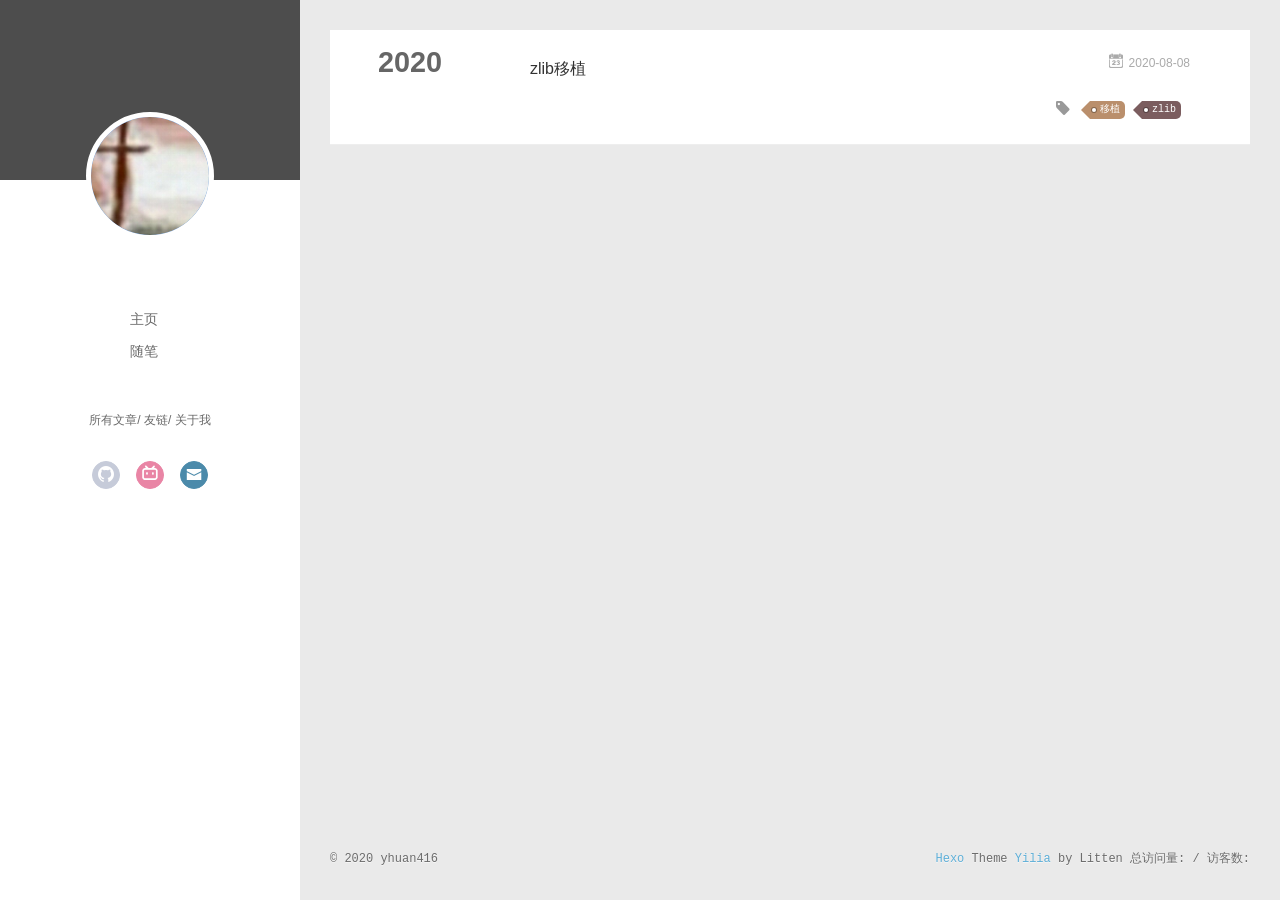
<file: tags/zlib/index.html>
<!DOCTYPE html>
<html>
<head>
  <meta charset="utf-8">
  
<script>
var _hmt = _hmt || [];
(function() {
  var hm = document.createElement("script");
  hm.src = "https://hm.baidu.com/hm.js?85e80de7c28f6a222207e1ec0d5699f9";
  var s = document.getElementsByTagName("script")[0]; 
  s.parentNode.insertBefore(hm, s);
})();
</script>


  
  <meta name="renderer" content="webkit">
  <meta http-equiv="X-UA-Compatible" content="IE=edge" >
  <link rel="dns-prefetch" href="https://blog.yhuan.top">
  <title>Tag: zlib | yHuan Personal Blog</title>
  <meta name="viewport" content="width=device-width, initial-scale=1, maximum-scale=1">
  <meta property="og:type" content="website">
<meta property="og:title" content="yHuan Personal Blog">
<meta property="og:url" content="https://blog.yhuan.top/tags/zlib/index.html">
<meta property="og:site_name" content="yHuan Personal Blog">
<meta property="og:locale" content="zh_CN">
<meta property="article:author" content="yhuan416">
<meta name="twitter:card" content="summary">
  
    <link rel="alternative" href="/atom.xml" title="yHuan Personal Blog" type="application/atom+xml">
  
  
    <link rel="icon" href="/favicon.png">
  
  <link rel="stylesheet" type="text/css" href="/./main.0cf68a.css">
  <style type="text/css">
  
    #container.show {
      background: linear-gradient(200deg,#a0cfe4,#e8c37e);
    }
  </style>
  

  
<script>
var _hmt = _hmt || [];
(function() {
  var hm = document.createElement("script");
  hm.src = "https://hm.baidu.com/hm.js?85e80de7c28f6a222207e1ec0d5699f9";
  var s = document.getElementsByTagName("script")[0]; 
  s.parentNode.insertBefore(hm, s);
})();
</script>


<meta name="generator" content="Hexo 5.0.0"></head>

<body>
  <div id="container" q-class="show:isCtnShow">
    <canvas id="anm-canvas" class="anm-canvas"></canvas>
    <div class="left-col" q-class="show:isShow">
      
<div class="overlay" style="background: #4d4d4d"></div>
<div class="intrude-less">
	<header id="header" class="inner">
		<a href="/" class="profilepic">
			<img src="/img/头像.jpg" class="js-avatar">
		</a>
		<hgroup>
		  <h1 class="header-author"><a href="/"></a></h1>
		</hgroup>
		

		<nav class="header-menu">
			<ul>
			
				<li><a href="/">主页</a></li>
	        
				<li><a href="/tags/%E9%9A%8F%E7%AC%94/">随笔</a></li>
	        
			</ul>
		</nav>
		<nav class="header-smart-menu">
    		
    			
    			<a q-on="click: openSlider(e, 'innerArchive')" href="javascript:void(0)">所有文章</a>
    			
            
    			
    			<a q-on="click: openSlider(e, 'friends')" href="javascript:void(0)">友链</a>
    			
            
    			
    			<a q-on="click: openSlider(e, 'aboutme')" href="javascript:void(0)">关于我</a>
    			
            
		</nav>
		<nav class="header-nav">
			<div class="social">
				
					<a class="github" target="_blank" href="https://github.com/yhuan416" title="github"><i class="icon-github"></i></a>
		        
					<a class="bilibili" target="_blank" href="https://space.bilibili.com/25813269" title="bilibili"><i class="icon-bilibili"></i></a>
		        
					<a class="mail" target="_blank" href="mailto:1290635392@qq.com" title="mail"><i class="icon-mail"></i></a>
		        
			</div>
		</nav>
	</header>		
</div>

    </div>
    <div class="mid-col" q-class="show:isShow,hide:isShow|isFalse">
      
<nav id="mobile-nav">
  	<div class="overlay js-overlay" style="background: #4d4d4d"></div>
	<div class="btnctn js-mobile-btnctn">
  		<div class="slider-trigger list" q-on="click: openSlider(e)"><i class="icon icon-sort"></i></div>
	</div>
	<div class="intrude-less">
		<header id="header" class="inner">
			<div class="profilepic">
				<img src="/img/头像.jpg" class="js-avatar">
			</div>
			<hgroup>
			  <h1 class="header-author js-header-author"></h1>
			</hgroup>
			
			
			
				
			
				
			
			
			
			<nav class="header-nav">
				<div class="social">
					
						<a class="github" target="_blank" href="https://github.com/yhuan416" title="github"><i class="icon-github"></i></a>
			        
						<a class="bilibili" target="_blank" href="https://space.bilibili.com/25813269" title="bilibili"><i class="icon-bilibili"></i></a>
			        
						<a class="mail" target="_blank" href="mailto:1290635392@qq.com" title="mail"><i class="icon-mail"></i></a>
			        
				</div>
			</nav>

			<nav class="header-menu js-header-menu">
				<ul style="width: 50%">
				
				
					<li style="width: 50%"><a href="/">主页</a></li>
		        
					<li style="width: 50%"><a href="/tags/%E9%9A%8F%E7%AC%94/">随笔</a></li>
		        
				</ul>
			</nav>
		</header>				
	</div>
	<div class="mobile-mask" style="display:none" q-show="isShow"></div>
</nav>

      <div id="wrapper" class="body-wrap">
        <div class="menu-l">
          <div class="canvas-wrap">
            <canvas data-colors="#eaeaea" data-sectionHeight="100" data-contentId="js-content" id="myCanvas1" class="anm-canvas"></canvas>
          </div>
          <div id="js-content" class="content-ll">
            
  
  
    
    
      
      
      <section class="archives-wrap">
        <div class="archive-year-wrap">
          <a href="/archives/2020" class="archive-year">2020</a>
        </div>
        <div class="archives">
    
    <article class="archive-article archive-type-post">
  <div class="archive-article-inner">
    <header class="archive-article-header">
      	<div class="article-meta">
	      	<a href="/2020/08/08/zlib%E7%A7%BB%E6%A4%8D/" class="archive-article-date">
  	<time datetime="2020-08-08T15:39:25.000Z" itemprop="datePublished"><i class="icon-calendar icon"></i>2020-08-08</time>
</a>
        </div>
    	 
  
    <h1 itemprop="name">
      <a class="archive-article-title" href="/2020/08/08/zlib%E7%A7%BB%E6%A4%8D/">zlib移植</a>
    </h1>
  

        <div class="article-info info-on-right">
          
	<div class="article-tag tagcloud">
		<i class="icon-price-tags icon"></i>
		<ul class="article-tag-list">
			 
        		<li class="article-tag-list-item">
        			<a href="javascript:void(0)" class="js-tag article-tag-list-link color3">移植</a>
        		</li>
      		 
        		<li class="article-tag-list-item">
        			<a href="javascript:void(0)" class="js-tag article-tag-list-link color5">zlib</a>
        		</li>
      		
		</ul>
	</div>

          

        </div>
        <div class="clearfix"></div>
    </header>
  </div>
</article>
  
  
    </div></section>
  

    


          </div>
        </div>
      </div>
      <footer id="footer">
  <div class="outer">
    <div id="footer-info">
    	<div class="footer-left">
    		&copy; 2020 yhuan416
    	</div>
      	<div class="footer-right">
      		<a href="http://hexo.io/" target="_blank">Hexo</a>  Theme <a href="https://github.com/litten/hexo-theme-yilia" target="_blank">Yilia</a> by Litten
			<!-- # PV方式，单个用户连续点击 n 篇，记录 n 次记录值 -->
			<span id="busuanzi_container_site_pv"> 总访问量: <span id="busuanzi_value_site_pv"></span> /</span>
			<!-- # UV方式，单个用户连续点击 n 篇，记录 1 次记录值 -->
			<span id="busuanzi_container_site_uv">  访客数:<span id="busuanzi_value_site_uv"></span></span>
		</div>
    </div>
  </div>
</footer>
    </div>
    <script>
	var yiliaConfig = {
		mathjax: false,
		isHome: false,
		isPost: false,
		isArchive: false,
		isTag: true,
		isCategory: false,
		open_in_new: false,
		toc_hide_index: true,
		root: "/",
		innerArchive: true,
		showTags: false
	}
</script>

<script async src="//busuanzi.ibruce.info/busuanzi/2.3/busuanzi.pure.mini.js"></script>


<script>!function(t){function n(e){if(r[e])return r[e].exports;var i=r[e]={exports:{},id:e,loaded:!1};return t[e].call(i.exports,i,i.exports,n),i.loaded=!0,i.exports}var r={};n.m=t,n.c=r,n.p="./",n(0)}([function(t,n,r){r(195),t.exports=r(191)},function(t,n,r){var e=r(3),i=r(52),o=r(27),u=r(28),c=r(53),f="prototype",a=function(t,n,r){var s,l,h,v,p=t&a.F,d=t&a.G,y=t&a.S,g=t&a.P,b=t&a.B,m=d?e:y?e[n]||(e[n]={}):(e[n]||{})[f],x=d?i:i[n]||(i[n]={}),w=x[f]||(x[f]={});d&&(r=n);for(s in r)l=!p&&m&&void 0!==m[s],h=(l?m:r)[s],v=b&&l?c(h,e):g&&"function"==typeof h?c(Function.call,h):h,m&&u(m,s,h,t&a.U),x[s]!=h&&o(x,s,v),g&&w[s]!=h&&(w[s]=h)};e.core=i,a.F=1,a.G=2,a.S=4,a.P=8,a.B=16,a.W=32,a.U=64,a.R=128,t.exports=a},function(t,n,r){var e=r(6);t.exports=function(t){if(!e(t))throw TypeError(t+" is not an object!");return t}},function(t,n){var r=t.exports="undefined"!=typeof window&&window.Math==Math?window:"undefined"!=typeof self&&self.Math==Math?self:Function("return this")();"number"==typeof __g&&(__g=r)},function(t,n){t.exports=function(t){try{return!!t()}catch(t){return!0}}},function(t,n){var r=t.exports="undefined"!=typeof window&&window.Math==Math?window:"undefined"!=typeof self&&self.Math==Math?self:Function("return this")();"number"==typeof __g&&(__g=r)},function(t,n){t.exports=function(t){return"object"==typeof t?null!==t:"function"==typeof t}},function(t,n,r){var e=r(126)("wks"),i=r(76),o=r(3).Symbol,u="function"==typeof o;(t.exports=function(t){return e[t]||(e[t]=u&&o[t]||(u?o:i)("Symbol."+t))}).store=e},function(t,n){var r={}.hasOwnProperty;t.exports=function(t,n){return r.call(t,n)}},function(t,n,r){var e=r(94),i=r(33);t.exports=function(t){return e(i(t))}},function(t,n,r){t.exports=!r(4)(function(){return 7!=Object.defineProperty({},"a",{get:function(){return 7}}).a})},function(t,n,r){var e=r(2),i=r(167),o=r(50),u=Object.defineProperty;n.f=r(10)?Object.defineProperty:function(t,n,r){if(e(t),n=o(n,!0),e(r),i)try{return u(t,n,r)}catch(t){}if("get"in r||"set"in r)throw TypeError("Accessors not supported!");return"value"in r&&(t[n]=r.value),t}},function(t,n,r){t.exports=!r(18)(function(){return 7!=Object.defineProperty({},"a",{get:function(){return 7}}).a})},function(t,n,r){var e=r(14),i=r(22);t.exports=r(12)?function(t,n,r){return e.f(t,n,i(1,r))}:function(t,n,r){return t[n]=r,t}},function(t,n,r){var e=r(20),i=r(58),o=r(42),u=Object.defineProperty;n.f=r(12)?Object.defineProperty:function(t,n,r){if(e(t),n=o(n,!0),e(r),i)try{return u(t,n,r)}catch(t){}if("get"in r||"set"in r)throw TypeError("Accessors not supported!");return"value"in r&&(t[n]=r.value),t}},function(t,n,r){var e=r(40)("wks"),i=r(23),o=r(5).Symbol,u="function"==typeof o;(t.exports=function(t){return e[t]||(e[t]=u&&o[t]||(u?o:i)("Symbol."+t))}).store=e},function(t,n,r){var e=r(67),i=Math.min;t.exports=function(t){return t>0?i(e(t),9007199254740991):0}},function(t,n,r){var e=r(46);t.exports=function(t){return Object(e(t))}},function(t,n){t.exports=function(t){try{return!!t()}catch(t){return!0}}},function(t,n,r){var e=r(63),i=r(34);t.exports=Object.keys||function(t){return e(t,i)}},function(t,n,r){var e=r(21);t.exports=function(t){if(!e(t))throw TypeError(t+" is not an object!");return t}},function(t,n){t.exports=function(t){return"object"==typeof t?null!==t:"function"==typeof t}},function(t,n){t.exports=function(t,n){return{enumerable:!(1&t),configurable:!(2&t),writable:!(4&t),value:n}}},function(t,n){var r=0,e=Math.random();t.exports=function(t){return"Symbol(".concat(void 0===t?"":t,")_",(++r+e).toString(36))}},function(t,n){var r={}.hasOwnProperty;t.exports=function(t,n){return r.call(t,n)}},function(t,n){var r=t.exports={version:"2.4.0"};"number"==typeof __e&&(__e=r)},function(t,n){t.exports=function(t){if("function"!=typeof t)throw TypeError(t+" is not a function!");return t}},function(t,n,r){var e=r(11),i=r(66);t.exports=r(10)?function(t,n,r){return e.f(t,n,i(1,r))}:function(t,n,r){return t[n]=r,t}},function(t,n,r){var e=r(3),i=r(27),o=r(24),u=r(76)("src"),c="toString",f=Function[c],a=(""+f).split(c);r(52).inspectSource=function(t){return f.call(t)},(t.exports=function(t,n,r,c){var f="function"==typeof r;f&&(o(r,"name")||i(r,"name",n)),t[n]!==r&&(f&&(o(r,u)||i(r,u,t[n]?""+t[n]:a.join(String(n)))),t===e?t[n]=r:c?t[n]?t[n]=r:i(t,n,r):(delete t[n],i(t,n,r)))})(Function.prototype,c,function(){return"function"==typeof this&&this[u]||f.call(this)})},function(t,n,r){var e=r(1),i=r(4),o=r(46),u=function(t,n,r,e){var i=String(o(t)),u="<"+n;return""!==r&&(u+=" "+r+'="'+String(e).replace(/"/g,"&quot;")+'"'),u+">"+i+"</"+n+">"};t.exports=function(t,n){var r={};r[t]=n(u),e(e.P+e.F*i(function(){var n=""[t]('"');return n!==n.toLowerCase()||n.split('"').length>3}),"String",r)}},function(t,n,r){var e=r(115),i=r(46);t.exports=function(t){return e(i(t))}},function(t,n,r){var e=r(116),i=r(66),o=r(30),u=r(50),c=r(24),f=r(167),a=Object.getOwnPropertyDescriptor;n.f=r(10)?a:function(t,n){if(t=o(t),n=u(n,!0),f)try{return a(t,n)}catch(t){}if(c(t,n))return i(!e.f.call(t,n),t[n])}},function(t,n,r){var e=r(24),i=r(17),o=r(145)("IE_PROTO"),u=Object.prototype;t.exports=Object.getPrototypeOf||function(t){return t=i(t),e(t,o)?t[o]:"function"==typeof t.constructor&&t instanceof t.constructor?t.constructor.prototype:t instanceof Object?u:null}},function(t,n){t.exports=function(t){if(void 0==t)throw TypeError("Can't call method on  "+t);return t}},function(t,n){t.exports="constructor,hasOwnProperty,isPrototypeOf,propertyIsEnumerable,toLocaleString,toString,valueOf".split(",")},function(t,n){t.exports={}},function(t,n){t.exports=!0},function(t,n){n.f={}.propertyIsEnumerable},function(t,n,r){var e=r(14).f,i=r(8),o=r(15)("toStringTag");t.exports=function(t,n,r){t&&!i(t=r?t:t.prototype,o)&&e(t,o,{configurable:!0,value:n})}},function(t,n,r){var e=r(40)("keys"),i=r(23);t.exports=function(t){return e[t]||(e[t]=i(t))}},function(t,n,r){var e=r(5),i="__core-js_shared__",o=e[i]||(e[i]={});t.exports=function(t){return o[t]||(o[t]={})}},function(t,n){var r=Math.ceil,e=Math.floor;t.exports=function(t){return isNaN(t=+t)?0:(t>0?e:r)(t)}},function(t,n,r){var e=r(21);t.exports=function(t,n){if(!e(t))return t;var r,i;if(n&&"function"==typeof(r=t.toString)&&!e(i=r.call(t)))return i;if("function"==typeof(r=t.valueOf)&&!e(i=r.call(t)))return i;if(!n&&"function"==typeof(r=t.toString)&&!e(i=r.call(t)))return i;throw TypeError("Can't convert object to primitive value")}},function(t,n,r){var e=r(5),i=r(25),o=r(36),u=r(44),c=r(14).f;t.exports=function(t){var n=i.Symbol||(i.Symbol=o?{}:e.Symbol||{});"_"==t.charAt(0)||t in n||c(n,t,{value:u.f(t)})}},function(t,n,r){n.f=r(15)},function(t,n){var r={}.toString;t.exports=function(t){return r.call(t).slice(8,-1)}},function(t,n){t.exports=function(t){if(void 0==t)throw TypeError("Can't call method on  "+t);return t}},function(t,n,r){var e=r(4);t.exports=function(t,n){return!!t&&e(function(){n?t.call(null,function(){},1):t.call(null)})}},function(t,n,r){var e=r(53),i=r(115),o=r(17),u=r(16),c=r(203);t.exports=function(t,n){var r=1==t,f=2==t,a=3==t,s=4==t,l=6==t,h=5==t||l,v=n||c;return function(n,c,p){for(var d,y,g=o(n),b=i(g),m=e(c,p,3),x=u(b.length),w=0,S=r?v(n,x):f?v(n,0):void 0;x>w;w++)if((h||w in b)&&(d=b[w],y=m(d,w,g),t))if(r)S[w]=y;else if(y)switch(t){case 3:return!0;case 5:return d;case 6:return w;case 2:S.push(d)}else if(s)return!1;return l?-1:a||s?s:S}}},function(t,n,r){var e=r(1),i=r(52),o=r(4);t.exports=function(t,n){var r=(i.Object||{})[t]||Object[t],u={};u[t]=n(r),e(e.S+e.F*o(function(){r(1)}),"Object",u)}},function(t,n,r){var e=r(6);t.exports=function(t,n){if(!e(t))return t;var r,i;if(n&&"function"==typeof(r=t.toString)&&!e(i=r.call(t)))return i;if("function"==typeof(r=t.valueOf)&&!e(i=r.call(t)))return i;if(!n&&"function"==typeof(r=t.toString)&&!e(i=r.call(t)))return i;throw TypeError("Can't convert object to primitive value")}},function(t,n,r){var e=r(5),i=r(25),o=r(91),u=r(13),c="prototype",f=function(t,n,r){var a,s,l,h=t&f.F,v=t&f.G,p=t&f.S,d=t&f.P,y=t&f.B,g=t&f.W,b=v?i:i[n]||(i[n]={}),m=b[c],x=v?e:p?e[n]:(e[n]||{})[c];v&&(r=n);for(a in r)(s=!h&&x&&void 0!==x[a])&&a in b||(l=s?x[a]:r[a],b[a]=v&&"function"!=typeof x[a]?r[a]:y&&s?o(l,e):g&&x[a]==l?function(t){var n=function(n,r,e){if(this instanceof t){switch(arguments.length){case 0:return new t;case 1:return new t(n);case 2:return new t(n,r)}return new t(n,r,e)}return t.apply(this,arguments)};return n[c]=t[c],n}(l):d&&"function"==typeof l?o(Function.call,l):l,d&&((b.virtual||(b.virtual={}))[a]=l,t&f.R&&m&&!m[a]&&u(m,a,l)))};f.F=1,f.G=2,f.S=4,f.P=8,f.B=16,f.W=32,f.U=64,f.R=128,t.exports=f},function(t,n){var r=t.exports={version:"2.4.0"};"number"==typeof __e&&(__e=r)},function(t,n,r){var e=r(26);t.exports=function(t,n,r){if(e(t),void 0===n)return t;switch(r){case 1:return function(r){return t.call(n,r)};case 2:return function(r,e){return t.call(n,r,e)};case 3:return function(r,e,i){return t.call(n,r,e,i)}}return function(){return t.apply(n,arguments)}}},function(t,n,r){var e=r(183),i=r(1),o=r(126)("metadata"),u=o.store||(o.store=new(r(186))),c=function(t,n,r){var i=u.get(t);if(!i){if(!r)return;u.set(t,i=new e)}var o=i.get(n);if(!o){if(!r)return;i.set(n,o=new e)}return o},f=function(t,n,r){var e=c(n,r,!1);return void 0!==e&&e.has(t)},a=function(t,n,r){var e=c(n,r,!1);return void 0===e?void 0:e.get(t)},s=function(t,n,r,e){c(r,e,!0).set(t,n)},l=function(t,n){var r=c(t,n,!1),e=[];return r&&r.forEach(function(t,n){e.push(n)}),e},h=function(t){return void 0===t||"symbol"==typeof t?t:String(t)},v=function(t){i(i.S,"Reflect",t)};t.exports={store:u,map:c,has:f,get:a,set:s,keys:l,key:h,exp:v}},function(t,n,r){"use strict";if(r(10)){var e=r(69),i=r(3),o=r(4),u=r(1),c=r(127),f=r(152),a=r(53),s=r(68),l=r(66),h=r(27),v=r(73),p=r(67),d=r(16),y=r(75),g=r(50),b=r(24),m=r(180),x=r(114),w=r(6),S=r(17),_=r(137),O=r(70),E=r(32),P=r(71).f,j=r(154),F=r(76),M=r(7),A=r(48),N=r(117),T=r(146),I=r(155),k=r(80),L=r(123),R=r(74),C=r(130),D=r(160),U=r(11),W=r(31),G=U.f,B=W.f,V=i.RangeError,z=i.TypeError,q=i.Uint8Array,K="ArrayBuffer",J="Shared"+K,Y="BYTES_PER_ELEMENT",H="prototype",$=Array[H],X=f.ArrayBuffer,Q=f.DataView,Z=A(0),tt=A(2),nt=A(3),rt=A(4),et=A(5),it=A(6),ot=N(!0),ut=N(!1),ct=I.values,ft=I.keys,at=I.entries,st=$.lastIndexOf,lt=$.reduce,ht=$.reduceRight,vt=$.join,pt=$.sort,dt=$.slice,yt=$.toString,gt=$.toLocaleString,bt=M("iterator"),mt=M("toStringTag"),xt=F("typed_constructor"),wt=F("def_constructor"),St=c.CONSTR,_t=c.TYPED,Ot=c.VIEW,Et="Wrong length!",Pt=A(1,function(t,n){return Tt(T(t,t[wt]),n)}),jt=o(function(){return 1===new q(new Uint16Array([1]).buffer)[0]}),Ft=!!q&&!!q[H].set&&o(function(){new q(1).set({})}),Mt=function(t,n){if(void 0===t)throw z(Et);var r=+t,e=d(t);if(n&&!m(r,e))throw V(Et);return e},At=function(t,n){var r=p(t);if(r<0||r%n)throw V("Wrong offset!");return r},Nt=function(t){if(w(t)&&_t in t)return t;throw z(t+" is not a typed array!")},Tt=function(t,n){if(!(w(t)&&xt in t))throw z("It is not a typed array constructor!");return new t(n)},It=function(t,n){return kt(T(t,t[wt]),n)},kt=function(t,n){for(var r=0,e=n.length,i=Tt(t,e);e>r;)i[r]=n[r++];return i},Lt=function(t,n,r){G(t,n,{get:function(){return this._d[r]}})},Rt=function(t){var n,r,e,i,o,u,c=S(t),f=arguments.length,s=f>1?arguments[1]:void 0,l=void 0!==s,h=j(c);if(void 0!=h&&!_(h)){for(u=h.call(c),e=[],n=0;!(o=u.next()).done;n++)e.push(o.value);c=e}for(l&&f>2&&(s=a(s,arguments[2],2)),n=0,r=d(c.length),i=Tt(this,r);r>n;n++)i[n]=l?s(c[n],n):c[n];return i},Ct=function(){for(var t=0,n=arguments.length,r=Tt(this,n);n>t;)r[t]=arguments[t++];return r},Dt=!!q&&o(function(){gt.call(new q(1))}),Ut=function(){return gt.apply(Dt?dt.call(Nt(this)):Nt(this),arguments)},Wt={copyWithin:function(t,n){return D.call(Nt(this),t,n,arguments.length>2?arguments[2]:void 0)},every:function(t){return rt(Nt(this),t,arguments.length>1?arguments[1]:void 0)},fill:function(t){return C.apply(Nt(this),arguments)},filter:function(t){return It(this,tt(Nt(this),t,arguments.length>1?arguments[1]:void 0))},find:function(t){return et(Nt(this),t,arguments.length>1?arguments[1]:void 0)},findIndex:function(t){return it(Nt(this),t,arguments.length>1?arguments[1]:void 0)},forEach:function(t){Z(Nt(this),t,arguments.length>1?arguments[1]:void 0)},indexOf:function(t){return ut(Nt(this),t,arguments.length>1?arguments[1]:void 0)},includes:function(t){return ot(Nt(this),t,arguments.length>1?arguments[1]:void 0)},join:function(t){return vt.apply(Nt(this),arguments)},lastIndexOf:function(t){return st.apply(Nt(this),arguments)},map:function(t){return Pt(Nt(this),t,arguments.length>1?arguments[1]:void 0)},reduce:function(t){return lt.apply(Nt(this),arguments)},reduceRight:function(t){return ht.apply(Nt(this),arguments)},reverse:function(){for(var t,n=this,r=Nt(n).length,e=Math.floor(r/2),i=0;i<e;)t=n[i],n[i++]=n[--r],n[r]=t;return n},some:function(t){return nt(Nt(this),t,arguments.length>1?arguments[1]:void 0)},sort:function(t){return pt.call(Nt(this),t)},subarray:function(t,n){var r=Nt(this),e=r.length,i=y(t,e);return new(T(r,r[wt]))(r.buffer,r.byteOffset+i*r.BYTES_PER_ELEMENT,d((void 0===n?e:y(n,e))-i))}},Gt=function(t,n){return It(this,dt.call(Nt(this),t,n))},Bt=function(t){Nt(this);var n=At(arguments[1],1),r=this.length,e=S(t),i=d(e.length),o=0;if(i+n>r)throw V(Et);for(;o<i;)this[n+o]=e[o++]},Vt={entries:function(){return at.call(Nt(this))},keys:function(){return ft.call(Nt(this))},values:function(){return ct.call(Nt(this))}},zt=function(t,n){return w(t)&&t[_t]&&"symbol"!=typeof n&&n in t&&String(+n)==String(n)},qt=function(t,n){return zt(t,n=g(n,!0))?l(2,t[n]):B(t,n)},Kt=function(t,n,r){return!(zt(t,n=g(n,!0))&&w(r)&&b(r,"value"))||b(r,"get")||b(r,"set")||r.configurable||b(r,"writable")&&!r.writable||b(r,"enumerable")&&!r.enumerable?G(t,n,r):(t[n]=r.value,t)};St||(W.f=qt,U.f=Kt),u(u.S+u.F*!St,"Object",{getOwnPropertyDescriptor:qt,defineProperty:Kt}),o(function(){yt.call({})})&&(yt=gt=function(){return vt.call(this)});var Jt=v({},Wt);v(Jt,Vt),h(Jt,bt,Vt.values),v(Jt,{slice:Gt,set:Bt,constructor:function(){},toString:yt,toLocaleString:Ut}),Lt(Jt,"buffer","b"),Lt(Jt,"byteOffset","o"),Lt(Jt,"byteLength","l"),Lt(Jt,"length","e"),G(Jt,mt,{get:function(){return this[_t]}}),t.exports=function(t,n,r,f){f=!!f;var a=t+(f?"Clamped":"")+"Array",l="Uint8Array"!=a,v="get"+t,p="set"+t,y=i[a],g=y||{},b=y&&E(y),m=!y||!c.ABV,S={},_=y&&y[H],j=function(t,r){var e=t._d;return e.v[v](r*n+e.o,jt)},F=function(t,r,e){var i=t._d;f&&(e=(e=Math.round(e))<0?0:e>255?255:255&e),i.v[p](r*n+i.o,e,jt)},M=function(t,n){G(t,n,{get:function(){return j(this,n)},set:function(t){return F(this,n,t)},enumerable:!0})};m?(y=r(function(t,r,e,i){s(t,y,a,"_d");var o,u,c,f,l=0,v=0;if(w(r)){if(!(r instanceof X||(f=x(r))==K||f==J))return _t in r?kt(y,r):Rt.call(y,r);o=r,v=At(e,n);var p=r.byteLength;if(void 0===i){if(p%n)throw V(Et);if((u=p-v)<0)throw V(Et)}else if((u=d(i)*n)+v>p)throw V(Et);c=u/n}else c=Mt(r,!0),u=c*n,o=new X(u);for(h(t,"_d",{b:o,o:v,l:u,e:c,v:new Q(o)});l<c;)M(t,l++)}),_=y[H]=O(Jt),h(_,"constructor",y)):L(function(t){new y(null),new y(t)},!0)||(y=r(function(t,r,e,i){s(t,y,a);var o;return w(r)?r instanceof X||(o=x(r))==K||o==J?void 0!==i?new g(r,At(e,n),i):void 0!==e?new g(r,At(e,n)):new g(r):_t in r?kt(y,r):Rt.call(y,r):new g(Mt(r,l))}),Z(b!==Function.prototype?P(g).concat(P(b)):P(g),function(t){t in y||h(y,t,g[t])}),y[H]=_,e||(_.constructor=y));var A=_[bt],N=!!A&&("values"==A.name||void 0==A.name),T=Vt.values;h(y,xt,!0),h(_,_t,a),h(_,Ot,!0),h(_,wt,y),(f?new y(1)[mt]==a:mt in _)||G(_,mt,{get:function(){return a}}),S[a]=y,u(u.G+u.W+u.F*(y!=g),S),u(u.S,a,{BYTES_PER_ELEMENT:n,from:Rt,of:Ct}),Y in _||h(_,Y,n),u(u.P,a,Wt),R(a),u(u.P+u.F*Ft,a,{set:Bt}),u(u.P+u.F*!N,a,Vt),u(u.P+u.F*(_.toString!=yt),a,{toString:yt}),u(u.P+u.F*o(function(){new y(1).slice()}),a,{slice:Gt}),u(u.P+u.F*(o(function(){return[1,2].toLocaleString()!=new y([1,2]).toLocaleString()})||!o(function(){_.toLocaleString.call([1,2])})),a,{toLocaleString:Ut}),k[a]=N?A:T,e||N||h(_,bt,T)}}else t.exports=function(){}},function(t,n){var r={}.toString;t.exports=function(t){return r.call(t).slice(8,-1)}},function(t,n,r){var e=r(21),i=r(5).document,o=e(i)&&e(i.createElement);t.exports=function(t){return o?i.createElement(t):{}}},function(t,n,r){t.exports=!r(12)&&!r(18)(function(){return 7!=Object.defineProperty(r(57)("div"),"a",{get:function(){return 7}}).a})},function(t,n,r){"use strict";var e=r(36),i=r(51),o=r(64),u=r(13),c=r(8),f=r(35),a=r(96),s=r(38),l=r(103),h=r(15)("iterator"),v=!([].keys&&"next"in[].keys()),p="keys",d="values",y=function(){return this};t.exports=function(t,n,r,g,b,m,x){a(r,n,g);var w,S,_,O=function(t){if(!v&&t in F)return F[t];switch(t){case p:case d:return function(){return new r(this,t)}}return function(){return new r(this,t)}},E=n+" Iterator",P=b==d,j=!1,F=t.prototype,M=F[h]||F["@@iterator"]||b&&F[b],A=M||O(b),N=b?P?O("entries"):A:void 0,T="Array"==n?F.entries||M:M;if(T&&(_=l(T.call(new t)))!==Object.prototype&&(s(_,E,!0),e||c(_,h)||u(_,h,y)),P&&M&&M.name!==d&&(j=!0,A=function(){return M.call(this)}),e&&!x||!v&&!j&&F[h]||u(F,h,A),f[n]=A,f[E]=y,b)if(w={values:P?A:O(d),keys:m?A:O(p),entries:N},x)for(S in w)S in F||o(F,S,w[S]);else i(i.P+i.F*(v||j),n,w);return w}},function(t,n,r){var e=r(20),i=r(100),o=r(34),u=r(39)("IE_PROTO"),c=function(){},f="prototype",a=function(){var t,n=r(57)("iframe"),e=o.length;for(n.style.display="none",r(93).appendChild(n),n.src="javascript:",t=n.contentWindow.document,t.open(),t.write("<script>document.F=Object<\/script>"),t.close(),a=t.F;e--;)delete a[f][o[e]];return a()};t.exports=Object.create||function(t,n){var r;return null!==t?(c[f]=e(t),r=new c,c[f]=null,r[u]=t):r=a(),void 0===n?r:i(r,n)}},function(t,n,r){var e=r(63),i=r(34).concat("length","prototype");n.f=Object.getOwnPropertyNames||function(t){return e(t,i)}},function(t,n){n.f=Object.getOwnPropertySymbols},function(t,n,r){var e=r(8),i=r(9),o=r(90)(!1),u=r(39)("IE_PROTO");t.exports=function(t,n){var r,c=i(t),f=0,a=[];for(r in c)r!=u&&e(c,r)&&a.push(r);for(;n.length>f;)e(c,r=n[f++])&&(~o(a,r)||a.push(r));return a}},function(t,n,r){t.exports=r(13)},function(t,n,r){var e=r(76)("meta"),i=r(6),o=r(24),u=r(11).f,c=0,f=Object.isExtensible||function(){return!0},a=!r(4)(function(){return f(Object.preventExtensions({}))}),s=function(t){u(t,e,{value:{i:"O"+ ++c,w:{}}})},l=function(t,n){if(!i(t))return"symbol"==typeof t?t:("string"==typeof t?"S":"P")+t;if(!o(t,e)){if(!f(t))return"F";if(!n)return"E";s(t)}return t[e].i},h=function(t,n){if(!o(t,e)){if(!f(t))return!0;if(!n)return!1;s(t)}return t[e].w},v=function(t){return a&&p.NEED&&f(t)&&!o(t,e)&&s(t),t},p=t.exports={KEY:e,NEED:!1,fastKey:l,getWeak:h,onFreeze:v}},function(t,n){t.exports=function(t,n){return{enumerable:!(1&t),configurable:!(2&t),writable:!(4&t),value:n}}},function(t,n){var r=Math.ceil,e=Math.floor;t.exports=function(t){return isNaN(t=+t)?0:(t>0?e:r)(t)}},function(t,n){t.exports=function(t,n,r,e){if(!(t instanceof n)||void 0!==e&&e in t)throw TypeError(r+": incorrect invocation!");return t}},function(t,n){t.exports=!1},function(t,n,r){var e=r(2),i=r(173),o=r(133),u=r(145)("IE_PROTO"),c=function(){},f="prototype",a=function(){var t,n=r(132)("iframe"),e=o.length;for(n.style.display="none",r(135).appendChild(n),n.src="javascript:",t=n.contentWindow.document,t.open(),t.write("<script>document.F=Object<\/script>"),t.close(),a=t.F;e--;)delete a[f][o[e]];return a()};t.exports=Object.create||function(t,n){var r;return null!==t?(c[f]=e(t),r=new c,c[f]=null,r[u]=t):r=a(),void 0===n?r:i(r,n)}},function(t,n,r){var e=r(175),i=r(133).concat("length","prototype");n.f=Object.getOwnPropertyNames||function(t){return e(t,i)}},function(t,n,r){var e=r(175),i=r(133);t.exports=Object.keys||function(t){return e(t,i)}},function(t,n,r){var e=r(28);t.exports=function(t,n,r){for(var i in n)e(t,i,n[i],r);return t}},function(t,n,r){"use strict";var e=r(3),i=r(11),o=r(10),u=r(7)("species");t.exports=function(t){var n=e[t];o&&n&&!n[u]&&i.f(n,u,{configurable:!0,get:function(){return this}})}},function(t,n,r){var e=r(67),i=Math.max,o=Math.min;t.exports=function(t,n){return t=e(t),t<0?i(t+n,0):o(t,n)}},function(t,n){var r=0,e=Math.random();t.exports=function(t){return"Symbol(".concat(void 0===t?"":t,")_",(++r+e).toString(36))}},function(t,n,r){var e=r(33);t.exports=function(t){return Object(e(t))}},function(t,n,r){var e=r(7)("unscopables"),i=Array.prototype;void 0==i[e]&&r(27)(i,e,{}),t.exports=function(t){i[e][t]=!0}},function(t,n,r){var e=r(53),i=r(169),o=r(137),u=r(2),c=r(16),f=r(154),a={},s={},n=t.exports=function(t,n,r,l,h){var v,p,d,y,g=h?function(){return t}:f(t),b=e(r,l,n?2:1),m=0;if("function"!=typeof g)throw TypeError(t+" is not iterable!");if(o(g)){for(v=c(t.length);v>m;m++)if((y=n?b(u(p=t[m])[0],p[1]):b(t[m]))===a||y===s)return y}else for(d=g.call(t);!(p=d.next()).done;)if((y=i(d,b,p.value,n))===a||y===s)return y};n.BREAK=a,n.RETURN=s},function(t,n){t.exports={}},function(t,n,r){var e=r(11).f,i=r(24),o=r(7)("toStringTag");t.exports=function(t,n,r){t&&!i(t=r?t:t.prototype,o)&&e(t,o,{configurable:!0,value:n})}},function(t,n,r){var e=r(1),i=r(46),o=r(4),u=r(150),c="["+u+"]",f="​",a=RegExp("^"+c+c+"*"),s=RegExp(c+c+"*$"),l=function(t,n,r){var i={},c=o(function(){return!!u[t]()||f[t]()!=f}),a=i[t]=c?n(h):u[t];r&&(i[r]=a),e(e.P+e.F*c,"String",i)},h=l.trim=function(t,n){return t=String(i(t)),1&n&&(t=t.replace(a,"")),2&n&&(t=t.replace(s,"")),t};t.exports=l},function(t,n,r){t.exports={default:r(86),__esModule:!0}},function(t,n,r){t.exports={default:r(87),__esModule:!0}},function(t,n,r){"use strict";function e(t){return t&&t.__esModule?t:{default:t}}n.__esModule=!0;var i=r(84),o=e(i),u=r(83),c=e(u),f="function"==typeof c.default&&"symbol"==typeof o.default?function(t){return typeof t}:function(t){return t&&"function"==typeof c.default&&t.constructor===c.default&&t!==c.default.prototype?"symbol":typeof t};n.default="function"==typeof c.default&&"symbol"===f(o.default)?function(t){return void 0===t?"undefined":f(t)}:function(t){return t&&"function"==typeof c.default&&t.constructor===c.default&&t!==c.default.prototype?"symbol":void 0===t?"undefined":f(t)}},function(t,n,r){r(110),r(108),r(111),r(112),t.exports=r(25).Symbol},function(t,n,r){r(109),r(113),t.exports=r(44).f("iterator")},function(t,n){t.exports=function(t){if("function"!=typeof t)throw TypeError(t+" is not a function!");return t}},function(t,n){t.exports=function(){}},function(t,n,r){var e=r(9),i=r(106),o=r(105);t.exports=function(t){return function(n,r,u){var c,f=e(n),a=i(f.length),s=o(u,a);if(t&&r!=r){for(;a>s;)if((c=f[s++])!=c)return!0}else for(;a>s;s++)if((t||s in f)&&f[s]===r)return t||s||0;return!t&&-1}}},function(t,n,r){var e=r(88);t.exports=function(t,n,r){if(e(t),void 0===n)return t;switch(r){case 1:return function(r){return t.call(n,r)};case 2:return function(r,e){return t.call(n,r,e)};case 3:return function(r,e,i){return t.call(n,r,e,i)}}return function(){return t.apply(n,arguments)}}},function(t,n,r){var e=r(19),i=r(62),o=r(37);t.exports=function(t){var n=e(t),r=i.f;if(r)for(var u,c=r(t),f=o.f,a=0;c.length>a;)f.call(t,u=c[a++])&&n.push(u);return n}},function(t,n,r){t.exports=r(5).document&&document.documentElement},function(t,n,r){var e=r(56);t.exports=Object("z").propertyIsEnumerable(0)?Object:function(t){return"String"==e(t)?t.split(""):Object(t)}},function(t,n,r){var e=r(56);t.exports=Array.isArray||function(t){return"Array"==e(t)}},function(t,n,r){"use strict";var e=r(60),i=r(22),o=r(38),u={};r(13)(u,r(15)("iterator"),function(){return this}),t.exports=function(t,n,r){t.prototype=e(u,{next:i(1,r)}),o(t,n+" Iterator")}},function(t,n){t.exports=function(t,n){return{value:n,done:!!t}}},function(t,n,r){var e=r(19),i=r(9);t.exports=function(t,n){for(var r,o=i(t),u=e(o),c=u.length,f=0;c>f;)if(o[r=u[f++]]===n)return r}},function(t,n,r){var e=r(23)("meta"),i=r(21),o=r(8),u=r(14).f,c=0,f=Object.isExtensible||function(){return!0},a=!r(18)(function(){return f(Object.preventExtensions({}))}),s=function(t){u(t,e,{value:{i:"O"+ ++c,w:{}}})},l=function(t,n){if(!i(t))return"symbol"==typeof t?t:("string"==typeof t?"S":"P")+t;if(!o(t,e)){if(!f(t))return"F";if(!n)return"E";s(t)}return t[e].i},h=function(t,n){if(!o(t,e)){if(!f(t))return!0;if(!n)return!1;s(t)}return t[e].w},v=function(t){return a&&p.NEED&&f(t)&&!o(t,e)&&s(t),t},p=t.exports={KEY:e,NEED:!1,fastKey:l,getWeak:h,onFreeze:v}},function(t,n,r){var e=r(14),i=r(20),o=r(19);t.exports=r(12)?Object.defineProperties:function(t,n){i(t);for(var r,u=o(n),c=u.length,f=0;c>f;)e.f(t,r=u[f++],n[r]);return t}},function(t,n,r){var e=r(37),i=r(22),o=r(9),u=r(42),c=r(8),f=r(58),a=Object.getOwnPropertyDescriptor;n.f=r(12)?a:function(t,n){if(t=o(t),n=u(n,!0),f)try{return a(t,n)}catch(t){}if(c(t,n))return i(!e.f.call(t,n),t[n])}},function(t,n,r){var e=r(9),i=r(61).f,o={}.toString,u="object"==typeof window&&window&&Object.getOwnPropertyNames?Object.getOwnPropertyNames(window):[],c=function(t){try{return i(t)}catch(t){return u.slice()}};t.exports.f=function(t){return u&&"[object Window]"==o.call(t)?c(t):i(e(t))}},function(t,n,r){var e=r(8),i=r(77),o=r(39)("IE_PROTO"),u=Object.prototype;t.exports=Object.getPrototypeOf||function(t){return t=i(t),e(t,o)?t[o]:"function"==typeof t.constructor&&t instanceof t.constructor?t.constructor.prototype:t instanceof Object?u:null}},function(t,n,r){var e=r(41),i=r(33);t.exports=function(t){return function(n,r){var o,u,c=String(i(n)),f=e(r),a=c.length;return f<0||f>=a?t?"":void 0:(o=c.charCodeAt(f),o<55296||o>56319||f+1===a||(u=c.charCodeAt(f+1))<56320||u>57343?t?c.charAt(f):o:t?c.slice(f,f+2):u-56320+(o-55296<<10)+65536)}}},function(t,n,r){var e=r(41),i=Math.max,o=Math.min;t.exports=function(t,n){return t=e(t),t<0?i(t+n,0):o(t,n)}},function(t,n,r){var e=r(41),i=Math.min;t.exports=function(t){return t>0?i(e(t),9007199254740991):0}},function(t,n,r){"use strict";var e=r(89),i=r(97),o=r(35),u=r(9);t.exports=r(59)(Array,"Array",function(t,n){this._t=u(t),this._i=0,this._k=n},function(){var t=this._t,n=this._k,r=this._i++;return!t||r>=t.length?(this._t=void 0,i(1)):"keys"==n?i(0,r):"values"==n?i(0,t[r]):i(0,[r,t[r]])},"values"),o.Arguments=o.Array,e("keys"),e("values"),e("entries")},function(t,n){},function(t,n,r){"use strict";var e=r(104)(!0);r(59)(String,"String",function(t){this._t=String(t),this._i=0},function(){var t,n=this._t,r=this._i;return r>=n.length?{value:void 0,done:!0}:(t=e(n,r),this._i+=t.length,{value:t,done:!1})})},function(t,n,r){"use strict";var e=r(5),i=r(8),o=r(12),u=r(51),c=r(64),f=r(99).KEY,a=r(18),s=r(40),l=r(38),h=r(23),v=r(15),p=r(44),d=r(43),y=r(98),g=r(92),b=r(95),m=r(20),x=r(9),w=r(42),S=r(22),_=r(60),O=r(102),E=r(101),P=r(14),j=r(19),F=E.f,M=P.f,A=O.f,N=e.Symbol,T=e.JSON,I=T&&T.stringify,k="prototype",L=v("_hidden"),R=v("toPrimitive"),C={}.propertyIsEnumerable,D=s("symbol-registry"),U=s("symbols"),W=s("op-symbols"),G=Object[k],B="function"==typeof N,V=e.QObject,z=!V||!V[k]||!V[k].findChild,q=o&&a(function(){return 7!=_(M({},"a",{get:function(){return M(this,"a",{value:7}).a}})).a})?function(t,n,r){var e=F(G,n);e&&delete G[n],M(t,n,r),e&&t!==G&&M(G,n,e)}:M,K=function(t){var n=U[t]=_(N[k]);return n._k=t,n},J=B&&"symbol"==typeof N.iterator?function(t){return"symbol"==typeof t}:function(t){return t instanceof N},Y=function(t,n,r){return t===G&&Y(W,n,r),m(t),n=w(n,!0),m(r),i(U,n)?(r.enumerable?(i(t,L)&&t[L][n]&&(t[L][n]=!1),r=_(r,{enumerable:S(0,!1)})):(i(t,L)||M(t,L,S(1,{})),t[L][n]=!0),q(t,n,r)):M(t,n,r)},H=function(t,n){m(t);for(var r,e=g(n=x(n)),i=0,o=e.length;o>i;)Y(t,r=e[i++],n[r]);return t},$=function(t,n){return void 0===n?_(t):H(_(t),n)},X=function(t){var n=C.call(this,t=w(t,!0));return!(this===G&&i(U,t)&&!i(W,t))&&(!(n||!i(this,t)||!i(U,t)||i(this,L)&&this[L][t])||n)},Q=function(t,n){if(t=x(t),n=w(n,!0),t!==G||!i(U,n)||i(W,n)){var r=F(t,n);return!r||!i(U,n)||i(t,L)&&t[L][n]||(r.enumerable=!0),r}},Z=function(t){for(var n,r=A(x(t)),e=[],o=0;r.length>o;)i(U,n=r[o++])||n==L||n==f||e.push(n);return e},tt=function(t){for(var n,r=t===G,e=A(r?W:x(t)),o=[],u=0;e.length>u;)!i(U,n=e[u++])||r&&!i(G,n)||o.push(U[n]);return o};B||(N=function(){if(this instanceof N)throw TypeError("Symbol is not a constructor!");var t=h(arguments.length>0?arguments[0]:void 0),n=function(r){this===G&&n.call(W,r),i(this,L)&&i(this[L],t)&&(this[L][t]=!1),q(this,t,S(1,r))};return o&&z&&q(G,t,{configurable:!0,set:n}),K(t)},c(N[k],"toString",function(){return this._k}),E.f=Q,P.f=Y,r(61).f=O.f=Z,r(37).f=X,r(62).f=tt,o&&!r(36)&&c(G,"propertyIsEnumerable",X,!0),p.f=function(t){return K(v(t))}),u(u.G+u.W+u.F*!B,{Symbol:N});for(var nt="hasInstance,isConcatSpreadable,iterator,match,replace,search,species,split,toPrimitive,toStringTag,unscopables".split(","),rt=0;nt.length>rt;)v(nt[rt++]);for(var nt=j(v.store),rt=0;nt.length>rt;)d(nt[rt++]);u(u.S+u.F*!B,"Symbol",{for:function(t){return i(D,t+="")?D[t]:D[t]=N(t)},keyFor:function(t){if(J(t))return y(D,t);throw TypeError(t+" is not a symbol!")},useSetter:function(){z=!0},useSimple:function(){z=!1}}),u(u.S+u.F*!B,"Object",{create:$,defineProperty:Y,defineProperties:H,getOwnPropertyDescriptor:Q,getOwnPropertyNames:Z,getOwnPropertySymbols:tt}),T&&u(u.S+u.F*(!B||a(function(){var t=N();return"[null]"!=I([t])||"{}"!=I({a:t})||"{}"!=I(Object(t))})),"JSON",{stringify:function(t){if(void 0!==t&&!J(t)){for(var n,r,e=[t],i=1;arguments.length>i;)e.push(arguments[i++]);return n=e[1],"function"==typeof n&&(r=n),!r&&b(n)||(n=function(t,n){if(r&&(n=r.call(this,t,n)),!J(n))return n}),e[1]=n,I.apply(T,e)}}}),N[k][R]||r(13)(N[k],R,N[k].valueOf),l(N,"Symbol"),l(Math,"Math",!0),l(e.JSON,"JSON",!0)},function(t,n,r){r(43)("asyncIterator")},function(t,n,r){r(43)("observable")},function(t,n,r){r(107);for(var e=r(5),i=r(13),o=r(35),u=r(15)("toStringTag"),c=["NodeList","DOMTokenList","MediaList","StyleSheetList","CSSRuleList"],f=0;f<5;f++){var a=c[f],s=e[a],l=s&&s.prototype;l&&!l[u]&&i(l,u,a),o[a]=o.Array}},function(t,n,r){var e=r(45),i=r(7)("toStringTag"),o="Arguments"==e(function(){return arguments}()),u=function(t,n){try{return t[n]}catch(t){}};t.exports=function(t){var n,r,c;return void 0===t?"Undefined":null===t?"Null":"string"==typeof(r=u(n=Object(t),i))?r:o?e(n):"Object"==(c=e(n))&&"function"==typeof n.callee?"Arguments":c}},function(t,n,r){var e=r(45);t.exports=Object("z").propertyIsEnumerable(0)?Object:function(t){return"String"==e(t)?t.split(""):Object(t)}},function(t,n){n.f={}.propertyIsEnumerable},function(t,n,r){var e=r(30),i=r(16),o=r(75);t.exports=function(t){return function(n,r,u){var c,f=e(n),a=i(f.length),s=o(u,a);if(t&&r!=r){for(;a>s;)if((c=f[s++])!=c)return!0}else for(;a>s;s++)if((t||s in f)&&f[s]===r)return t||s||0;return!t&&-1}}},function(t,n,r){"use strict";var e=r(3),i=r(1),o=r(28),u=r(73),c=r(65),f=r(79),a=r(68),s=r(6),l=r(4),h=r(123),v=r(81),p=r(136);t.exports=function(t,n,r,d,y,g){var b=e[t],m=b,x=y?"set":"add",w=m&&m.prototype,S={},_=function(t){var n=w[t];o(w,t,"delete"==t?function(t){return!(g&&!s(t))&&n.call(this,0===t?0:t)}:"has"==t?function(t){return!(g&&!s(t))&&n.call(this,0===t?0:t)}:"get"==t?function(t){return g&&!s(t)?void 0:n.call(this,0===t?0:t)}:"add"==t?function(t){return n.call(this,0===t?0:t),this}:function(t,r){return n.call(this,0===t?0:t,r),this})};if("function"==typeof m&&(g||w.forEach&&!l(function(){(new m).entries().next()}))){var O=new m,E=O[x](g?{}:-0,1)!=O,P=l(function(){O.has(1)}),j=h(function(t){new m(t)}),F=!g&&l(function(){for(var t=new m,n=5;n--;)t[x](n,n);return!t.has(-0)});j||(m=n(function(n,r){a(n,m,t);var e=p(new b,n,m);return void 0!=r&&f(r,y,e[x],e),e}),m.prototype=w,w.constructor=m),(P||F)&&(_("delete"),_("has"),y&&_("get")),(F||E)&&_(x),g&&w.clear&&delete w.clear}else m=d.getConstructor(n,t,y,x),u(m.prototype,r),c.NEED=!0;return v(m,t),S[t]=m,i(i.G+i.W+i.F*(m!=b),S),g||d.setStrong(m,t,y),m}},function(t,n,r){"use strict";var e=r(27),i=r(28),o=r(4),u=r(46),c=r(7);t.exports=function(t,n,r){var f=c(t),a=r(u,f,""[t]),s=a[0],l=a[1];o(function(){var n={};return n[f]=function(){return 7},7!=""[t](n)})&&(i(String.prototype,t,s),e(RegExp.prototype,f,2==n?function(t,n){return l.call(t,this,n)}:function(t){return l.call(t,this)}))}
},function(t,n,r){"use strict";var e=r(2);t.exports=function(){var t=e(this),n="";return t.global&&(n+="g"),t.ignoreCase&&(n+="i"),t.multiline&&(n+="m"),t.unicode&&(n+="u"),t.sticky&&(n+="y"),n}},function(t,n){t.exports=function(t,n,r){var e=void 0===r;switch(n.length){case 0:return e?t():t.call(r);case 1:return e?t(n[0]):t.call(r,n[0]);case 2:return e?t(n[0],n[1]):t.call(r,n[0],n[1]);case 3:return e?t(n[0],n[1],n[2]):t.call(r,n[0],n[1],n[2]);case 4:return e?t(n[0],n[1],n[2],n[3]):t.call(r,n[0],n[1],n[2],n[3])}return t.apply(r,n)}},function(t,n,r){var e=r(6),i=r(45),o=r(7)("match");t.exports=function(t){var n;return e(t)&&(void 0!==(n=t[o])?!!n:"RegExp"==i(t))}},function(t,n,r){var e=r(7)("iterator"),i=!1;try{var o=[7][e]();o.return=function(){i=!0},Array.from(o,function(){throw 2})}catch(t){}t.exports=function(t,n){if(!n&&!i)return!1;var r=!1;try{var o=[7],u=o[e]();u.next=function(){return{done:r=!0}},o[e]=function(){return u},t(o)}catch(t){}return r}},function(t,n,r){t.exports=r(69)||!r(4)(function(){var t=Math.random();__defineSetter__.call(null,t,function(){}),delete r(3)[t]})},function(t,n){n.f=Object.getOwnPropertySymbols},function(t,n,r){var e=r(3),i="__core-js_shared__",o=e[i]||(e[i]={});t.exports=function(t){return o[t]||(o[t]={})}},function(t,n,r){for(var e,i=r(3),o=r(27),u=r(76),c=u("typed_array"),f=u("view"),a=!(!i.ArrayBuffer||!i.DataView),s=a,l=0,h="Int8Array,Uint8Array,Uint8ClampedArray,Int16Array,Uint16Array,Int32Array,Uint32Array,Float32Array,Float64Array".split(",");l<9;)(e=i[h[l++]])?(o(e.prototype,c,!0),o(e.prototype,f,!0)):s=!1;t.exports={ABV:a,CONSTR:s,TYPED:c,VIEW:f}},function(t,n){"use strict";var r={versions:function(){var t=window.navigator.userAgent;return{trident:t.indexOf("Trident")>-1,presto:t.indexOf("Presto")>-1,webKit:t.indexOf("AppleWebKit")>-1,gecko:t.indexOf("Gecko")>-1&&-1==t.indexOf("KHTML"),mobile:!!t.match(/AppleWebKit.*Mobile.*/),ios:!!t.match(/\(i[^;]+;( U;)? CPU.+Mac OS X/),android:t.indexOf("Android")>-1||t.indexOf("Linux")>-1,iPhone:t.indexOf("iPhone")>-1||t.indexOf("Mac")>-1,iPad:t.indexOf("iPad")>-1,webApp:-1==t.indexOf("Safari"),weixin:-1==t.indexOf("MicroMessenger")}}()};t.exports=r},function(t,n,r){"use strict";var e=r(85),i=function(t){return t&&t.__esModule?t:{default:t}}(e),o=function(){function t(t,n,e){return n||e?String.fromCharCode(n||e):r[t]||t}function n(t){return e[t]}var r={"&quot;":'"',"&lt;":"<","&gt;":">","&amp;":"&","&nbsp;":" "},e={};for(var u in r)e[r[u]]=u;return r["&apos;"]="'",e["'"]="&#39;",{encode:function(t){return t?(""+t).replace(/['<> "&]/g,n).replace(/\r?\n/g,"<br/>").replace(/\s/g,"&nbsp;"):""},decode:function(n){return n?(""+n).replace(/<br\s*\/?>/gi,"\n").replace(/&quot;|&lt;|&gt;|&amp;|&nbsp;|&apos;|&#(\d+);|&#(\d+)/g,t).replace(/\u00a0/g," "):""},encodeBase16:function(t){if(!t)return t;t+="";for(var n=[],r=0,e=t.length;e>r;r++)n.push(t.charCodeAt(r).toString(16).toUpperCase());return n.join("")},encodeBase16forJSON:function(t){if(!t)return t;t=t.replace(/[\u4E00-\u9FBF]/gi,function(t){return escape(t).replace("%u","\\u")});for(var n=[],r=0,e=t.length;e>r;r++)n.push(t.charCodeAt(r).toString(16).toUpperCase());return n.join("")},decodeBase16:function(t){if(!t)return t;t+="";for(var n=[],r=0,e=t.length;e>r;r+=2)n.push(String.fromCharCode("0x"+t.slice(r,r+2)));return n.join("")},encodeObject:function(t){if(t instanceof Array)for(var n=0,r=t.length;r>n;n++)t[n]=o.encodeObject(t[n]);else if("object"==(void 0===t?"undefined":(0,i.default)(t)))for(var e in t)t[e]=o.encodeObject(t[e]);else if("string"==typeof t)return o.encode(t);return t},loadScript:function(t){var n=document.createElement("script");document.getElementsByTagName("body")[0].appendChild(n),n.setAttribute("src",t)},addLoadEvent:function(t){var n=window.onload;"function"!=typeof window.onload?window.onload=t:window.onload=function(){n(),t()}}}}();t.exports=o},function(t,n,r){"use strict";var e=r(17),i=r(75),o=r(16);t.exports=function(t){for(var n=e(this),r=o(n.length),u=arguments.length,c=i(u>1?arguments[1]:void 0,r),f=u>2?arguments[2]:void 0,a=void 0===f?r:i(f,r);a>c;)n[c++]=t;return n}},function(t,n,r){"use strict";var e=r(11),i=r(66);t.exports=function(t,n,r){n in t?e.f(t,n,i(0,r)):t[n]=r}},function(t,n,r){var e=r(6),i=r(3).document,o=e(i)&&e(i.createElement);t.exports=function(t){return o?i.createElement(t):{}}},function(t,n){t.exports="constructor,hasOwnProperty,isPrototypeOf,propertyIsEnumerable,toLocaleString,toString,valueOf".split(",")},function(t,n,r){var e=r(7)("match");t.exports=function(t){var n=/./;try{"/./"[t](n)}catch(r){try{return n[e]=!1,!"/./"[t](n)}catch(t){}}return!0}},function(t,n,r){t.exports=r(3).document&&document.documentElement},function(t,n,r){var e=r(6),i=r(144).set;t.exports=function(t,n,r){var o,u=n.constructor;return u!==r&&"function"==typeof u&&(o=u.prototype)!==r.prototype&&e(o)&&i&&i(t,o),t}},function(t,n,r){var e=r(80),i=r(7)("iterator"),o=Array.prototype;t.exports=function(t){return void 0!==t&&(e.Array===t||o[i]===t)}},function(t,n,r){var e=r(45);t.exports=Array.isArray||function(t){return"Array"==e(t)}},function(t,n,r){"use strict";var e=r(70),i=r(66),o=r(81),u={};r(27)(u,r(7)("iterator"),function(){return this}),t.exports=function(t,n,r){t.prototype=e(u,{next:i(1,r)}),o(t,n+" Iterator")}},function(t,n,r){"use strict";var e=r(69),i=r(1),o=r(28),u=r(27),c=r(24),f=r(80),a=r(139),s=r(81),l=r(32),h=r(7)("iterator"),v=!([].keys&&"next"in[].keys()),p="keys",d="values",y=function(){return this};t.exports=function(t,n,r,g,b,m,x){a(r,n,g);var w,S,_,O=function(t){if(!v&&t in F)return F[t];switch(t){case p:case d:return function(){return new r(this,t)}}return function(){return new r(this,t)}},E=n+" Iterator",P=b==d,j=!1,F=t.prototype,M=F[h]||F["@@iterator"]||b&&F[b],A=M||O(b),N=b?P?O("entries"):A:void 0,T="Array"==n?F.entries||M:M;if(T&&(_=l(T.call(new t)))!==Object.prototype&&(s(_,E,!0),e||c(_,h)||u(_,h,y)),P&&M&&M.name!==d&&(j=!0,A=function(){return M.call(this)}),e&&!x||!v&&!j&&F[h]||u(F,h,A),f[n]=A,f[E]=y,b)if(w={values:P?A:O(d),keys:m?A:O(p),entries:N},x)for(S in w)S in F||o(F,S,w[S]);else i(i.P+i.F*(v||j),n,w);return w}},function(t,n){var r=Math.expm1;t.exports=!r||r(10)>22025.465794806718||r(10)<22025.465794806718||-2e-17!=r(-2e-17)?function(t){return 0==(t=+t)?t:t>-1e-6&&t<1e-6?t+t*t/2:Math.exp(t)-1}:r},function(t,n){t.exports=Math.sign||function(t){return 0==(t=+t)||t!=t?t:t<0?-1:1}},function(t,n,r){var e=r(3),i=r(151).set,o=e.MutationObserver||e.WebKitMutationObserver,u=e.process,c=e.Promise,f="process"==r(45)(u);t.exports=function(){var t,n,r,a=function(){var e,i;for(f&&(e=u.domain)&&e.exit();t;){i=t.fn,t=t.next;try{i()}catch(e){throw t?r():n=void 0,e}}n=void 0,e&&e.enter()};if(f)r=function(){u.nextTick(a)};else if(o){var s=!0,l=document.createTextNode("");new o(a).observe(l,{characterData:!0}),r=function(){l.data=s=!s}}else if(c&&c.resolve){var h=c.resolve();r=function(){h.then(a)}}else r=function(){i.call(e,a)};return function(e){var i={fn:e,next:void 0};n&&(n.next=i),t||(t=i,r()),n=i}}},function(t,n,r){var e=r(6),i=r(2),o=function(t,n){if(i(t),!e(n)&&null!==n)throw TypeError(n+": can't set as prototype!")};t.exports={set:Object.setPrototypeOf||("__proto__"in{}?function(t,n,e){try{e=r(53)(Function.call,r(31).f(Object.prototype,"__proto__").set,2),e(t,[]),n=!(t instanceof Array)}catch(t){n=!0}return function(t,r){return o(t,r),n?t.__proto__=r:e(t,r),t}}({},!1):void 0),check:o}},function(t,n,r){var e=r(126)("keys"),i=r(76);t.exports=function(t){return e[t]||(e[t]=i(t))}},function(t,n,r){var e=r(2),i=r(26),o=r(7)("species");t.exports=function(t,n){var r,u=e(t).constructor;return void 0===u||void 0==(r=e(u)[o])?n:i(r)}},function(t,n,r){var e=r(67),i=r(46);t.exports=function(t){return function(n,r){var o,u,c=String(i(n)),f=e(r),a=c.length;return f<0||f>=a?t?"":void 0:(o=c.charCodeAt(f),o<55296||o>56319||f+1===a||(u=c.charCodeAt(f+1))<56320||u>57343?t?c.charAt(f):o:t?c.slice(f,f+2):u-56320+(o-55296<<10)+65536)}}},function(t,n,r){var e=r(122),i=r(46);t.exports=function(t,n,r){if(e(n))throw TypeError("String#"+r+" doesn't accept regex!");return String(i(t))}},function(t,n,r){"use strict";var e=r(67),i=r(46);t.exports=function(t){var n=String(i(this)),r="",o=e(t);if(o<0||o==1/0)throw RangeError("Count can't be negative");for(;o>0;(o>>>=1)&&(n+=n))1&o&&(r+=n);return r}},function(t,n){t.exports="\t\n\v\f\r   ᠎             　\u2028\u2029\ufeff"},function(t,n,r){var e,i,o,u=r(53),c=r(121),f=r(135),a=r(132),s=r(3),l=s.process,h=s.setImmediate,v=s.clearImmediate,p=s.MessageChannel,d=0,y={},g="onreadystatechange",b=function(){var t=+this;if(y.hasOwnProperty(t)){var n=y[t];delete y[t],n()}},m=function(t){b.call(t.data)};h&&v||(h=function(t){for(var n=[],r=1;arguments.length>r;)n.push(arguments[r++]);return y[++d]=function(){c("function"==typeof t?t:Function(t),n)},e(d),d},v=function(t){delete y[t]},"process"==r(45)(l)?e=function(t){l.nextTick(u(b,t,1))}:p?(i=new p,o=i.port2,i.port1.onmessage=m,e=u(o.postMessage,o,1)):s.addEventListener&&"function"==typeof postMessage&&!s.importScripts?(e=function(t){s.postMessage(t+"","*")},s.addEventListener("message",m,!1)):e=g in a("script")?function(t){f.appendChild(a("script"))[g]=function(){f.removeChild(this),b.call(t)}}:function(t){setTimeout(u(b,t,1),0)}),t.exports={set:h,clear:v}},function(t,n,r){"use strict";var e=r(3),i=r(10),o=r(69),u=r(127),c=r(27),f=r(73),a=r(4),s=r(68),l=r(67),h=r(16),v=r(71).f,p=r(11).f,d=r(130),y=r(81),g="ArrayBuffer",b="DataView",m="prototype",x="Wrong length!",w="Wrong index!",S=e[g],_=e[b],O=e.Math,E=e.RangeError,P=e.Infinity,j=S,F=O.abs,M=O.pow,A=O.floor,N=O.log,T=O.LN2,I="buffer",k="byteLength",L="byteOffset",R=i?"_b":I,C=i?"_l":k,D=i?"_o":L,U=function(t,n,r){var e,i,o,u=Array(r),c=8*r-n-1,f=(1<<c)-1,a=f>>1,s=23===n?M(2,-24)-M(2,-77):0,l=0,h=t<0||0===t&&1/t<0?1:0;for(t=F(t),t!=t||t===P?(i=t!=t?1:0,e=f):(e=A(N(t)/T),t*(o=M(2,-e))<1&&(e--,o*=2),t+=e+a>=1?s/o:s*M(2,1-a),t*o>=2&&(e++,o/=2),e+a>=f?(i=0,e=f):e+a>=1?(i=(t*o-1)*M(2,n),e+=a):(i=t*M(2,a-1)*M(2,n),e=0));n>=8;u[l++]=255&i,i/=256,n-=8);for(e=e<<n|i,c+=n;c>0;u[l++]=255&e,e/=256,c-=8);return u[--l]|=128*h,u},W=function(t,n,r){var e,i=8*r-n-1,o=(1<<i)-1,u=o>>1,c=i-7,f=r-1,a=t[f--],s=127&a;for(a>>=7;c>0;s=256*s+t[f],f--,c-=8);for(e=s&(1<<-c)-1,s>>=-c,c+=n;c>0;e=256*e+t[f],f--,c-=8);if(0===s)s=1-u;else{if(s===o)return e?NaN:a?-P:P;e+=M(2,n),s-=u}return(a?-1:1)*e*M(2,s-n)},G=function(t){return t[3]<<24|t[2]<<16|t[1]<<8|t[0]},B=function(t){return[255&t]},V=function(t){return[255&t,t>>8&255]},z=function(t){return[255&t,t>>8&255,t>>16&255,t>>24&255]},q=function(t){return U(t,52,8)},K=function(t){return U(t,23,4)},J=function(t,n,r){p(t[m],n,{get:function(){return this[r]}})},Y=function(t,n,r,e){var i=+r,o=l(i);if(i!=o||o<0||o+n>t[C])throw E(w);var u=t[R]._b,c=o+t[D],f=u.slice(c,c+n);return e?f:f.reverse()},H=function(t,n,r,e,i,o){var u=+r,c=l(u);if(u!=c||c<0||c+n>t[C])throw E(w);for(var f=t[R]._b,a=c+t[D],s=e(+i),h=0;h<n;h++)f[a+h]=s[o?h:n-h-1]},$=function(t,n){s(t,S,g);var r=+n,e=h(r);if(r!=e)throw E(x);return e};if(u.ABV){if(!a(function(){new S})||!a(function(){new S(.5)})){S=function(t){return new j($(this,t))};for(var X,Q=S[m]=j[m],Z=v(j),tt=0;Z.length>tt;)(X=Z[tt++])in S||c(S,X,j[X]);o||(Q.constructor=S)}var nt=new _(new S(2)),rt=_[m].setInt8;nt.setInt8(0,2147483648),nt.setInt8(1,2147483649),!nt.getInt8(0)&&nt.getInt8(1)||f(_[m],{setInt8:function(t,n){rt.call(this,t,n<<24>>24)},setUint8:function(t,n){rt.call(this,t,n<<24>>24)}},!0)}else S=function(t){var n=$(this,t);this._b=d.call(Array(n),0),this[C]=n},_=function(t,n,r){s(this,_,b),s(t,S,b);var e=t[C],i=l(n);if(i<0||i>e)throw E("Wrong offset!");if(r=void 0===r?e-i:h(r),i+r>e)throw E(x);this[R]=t,this[D]=i,this[C]=r},i&&(J(S,k,"_l"),J(_,I,"_b"),J(_,k,"_l"),J(_,L,"_o")),f(_[m],{getInt8:function(t){return Y(this,1,t)[0]<<24>>24},getUint8:function(t){return Y(this,1,t)[0]},getInt16:function(t){var n=Y(this,2,t,arguments[1]);return(n[1]<<8|n[0])<<16>>16},getUint16:function(t){var n=Y(this,2,t,arguments[1]);return n[1]<<8|n[0]},getInt32:function(t){return G(Y(this,4,t,arguments[1]))},getUint32:function(t){return G(Y(this,4,t,arguments[1]))>>>0},getFloat32:function(t){return W(Y(this,4,t,arguments[1]),23,4)},getFloat64:function(t){return W(Y(this,8,t,arguments[1]),52,8)},setInt8:function(t,n){H(this,1,t,B,n)},setUint8:function(t,n){H(this,1,t,B,n)},setInt16:function(t,n){H(this,2,t,V,n,arguments[2])},setUint16:function(t,n){H(this,2,t,V,n,arguments[2])},setInt32:function(t,n){H(this,4,t,z,n,arguments[2])},setUint32:function(t,n){H(this,4,t,z,n,arguments[2])},setFloat32:function(t,n){H(this,4,t,K,n,arguments[2])},setFloat64:function(t,n){H(this,8,t,q,n,arguments[2])}});y(S,g),y(_,b),c(_[m],u.VIEW,!0),n[g]=S,n[b]=_},function(t,n,r){var e=r(3),i=r(52),o=r(69),u=r(182),c=r(11).f;t.exports=function(t){var n=i.Symbol||(i.Symbol=o?{}:e.Symbol||{});"_"==t.charAt(0)||t in n||c(n,t,{value:u.f(t)})}},function(t,n,r){var e=r(114),i=r(7)("iterator"),o=r(80);t.exports=r(52).getIteratorMethod=function(t){if(void 0!=t)return t[i]||t["@@iterator"]||o[e(t)]}},function(t,n,r){"use strict";var e=r(78),i=r(170),o=r(80),u=r(30);t.exports=r(140)(Array,"Array",function(t,n){this._t=u(t),this._i=0,this._k=n},function(){var t=this._t,n=this._k,r=this._i++;return!t||r>=t.length?(this._t=void 0,i(1)):"keys"==n?i(0,r):"values"==n?i(0,t[r]):i(0,[r,t[r]])},"values"),o.Arguments=o.Array,e("keys"),e("values"),e("entries")},function(t,n){function r(t,n){t.classList?t.classList.add(n):t.className+=" "+n}t.exports=r},function(t,n){function r(t,n){if(t.classList)t.classList.remove(n);else{var r=new RegExp("(^|\\b)"+n.split(" ").join("|")+"(\\b|$)","gi");t.className=t.className.replace(r," ")}}t.exports=r},function(t,n){function r(){throw new Error("setTimeout has not been defined")}function e(){throw new Error("clearTimeout has not been defined")}function i(t){if(s===setTimeout)return setTimeout(t,0);if((s===r||!s)&&setTimeout)return s=setTimeout,setTimeout(t,0);try{return s(t,0)}catch(n){try{return s.call(null,t,0)}catch(n){return s.call(this,t,0)}}}function o(t){if(l===clearTimeout)return clearTimeout(t);if((l===e||!l)&&clearTimeout)return l=clearTimeout,clearTimeout(t);try{return l(t)}catch(n){try{return l.call(null,t)}catch(n){return l.call(this,t)}}}function u(){d&&v&&(d=!1,v.length?p=v.concat(p):y=-1,p.length&&c())}function c(){if(!d){var t=i(u);d=!0;for(var n=p.length;n;){for(v=p,p=[];++y<n;)v&&v[y].run();y=-1,n=p.length}v=null,d=!1,o(t)}}function f(t,n){this.fun=t,this.array=n}function a(){}var s,l,h=t.exports={};!function(){try{s="function"==typeof setTimeout?setTimeout:r}catch(t){s=r}try{l="function"==typeof clearTimeout?clearTimeout:e}catch(t){l=e}}();var v,p=[],d=!1,y=-1;h.nextTick=function(t){var n=new Array(arguments.length-1);if(arguments.length>1)for(var r=1;r<arguments.length;r++)n[r-1]=arguments[r];p.push(new f(t,n)),1!==p.length||d||i(c)},f.prototype.run=function(){this.fun.apply(null,this.array)},h.title="browser",h.browser=!0,h.env={},h.argv=[],h.version="",h.versions={},h.on=a,h.addListener=a,h.once=a,h.off=a,h.removeListener=a,h.removeAllListeners=a,h.emit=a,h.prependListener=a,h.prependOnceListener=a,h.listeners=function(t){return[]},h.binding=function(t){throw new Error("process.binding is not supported")},h.cwd=function(){return"/"},h.chdir=function(t){throw new Error("process.chdir is not supported")},h.umask=function(){return 0}},function(t,n,r){var e=r(45);t.exports=function(t,n){if("number"!=typeof t&&"Number"!=e(t))throw TypeError(n);return+t}},function(t,n,r){"use strict";var e=r(17),i=r(75),o=r(16);t.exports=[].copyWithin||function(t,n){var r=e(this),u=o(r.length),c=i(t,u),f=i(n,u),a=arguments.length>2?arguments[2]:void 0,s=Math.min((void 0===a?u:i(a,u))-f,u-c),l=1;for(f<c&&c<f+s&&(l=-1,f+=s-1,c+=s-1);s-- >0;)f in r?r[c]=r[f]:delete r[c],c+=l,f+=l;return r}},function(t,n,r){var e=r(79);t.exports=function(t,n){var r=[];return e(t,!1,r.push,r,n),r}},function(t,n,r){var e=r(26),i=r(17),o=r(115),u=r(16);t.exports=function(t,n,r,c,f){e(n);var a=i(t),s=o(a),l=u(a.length),h=f?l-1:0,v=f?-1:1;if(r<2)for(;;){if(h in s){c=s[h],h+=v;break}if(h+=v,f?h<0:l<=h)throw TypeError("Reduce of empty array with no initial value")}for(;f?h>=0:l>h;h+=v)h in s&&(c=n(c,s[h],h,a));return c}},function(t,n,r){"use strict";var e=r(26),i=r(6),o=r(121),u=[].slice,c={},f=function(t,n,r){if(!(n in c)){for(var e=[],i=0;i<n;i++)e[i]="a["+i+"]";c[n]=Function("F,a","return new F("+e.join(",")+")")}return c[n](t,r)};t.exports=Function.bind||function(t){var n=e(this),r=u.call(arguments,1),c=function(){var e=r.concat(u.call(arguments));return this instanceof c?f(n,e.length,e):o(n,e,t)};return i(n.prototype)&&(c.prototype=n.prototype),c}},function(t,n,r){"use strict";var e=r(11).f,i=r(70),o=r(73),u=r(53),c=r(68),f=r(46),a=r(79),s=r(140),l=r(170),h=r(74),v=r(10),p=r(65).fastKey,d=v?"_s":"size",y=function(t,n){var r,e=p(n);if("F"!==e)return t._i[e];for(r=t._f;r;r=r.n)if(r.k==n)return r};t.exports={getConstructor:function(t,n,r,s){var l=t(function(t,e){c(t,l,n,"_i"),t._i=i(null),t._f=void 0,t._l=void 0,t[d]=0,void 0!=e&&a(e,r,t[s],t)});return o(l.prototype,{clear:function(){for(var t=this,n=t._i,r=t._f;r;r=r.n)r.r=!0,r.p&&(r.p=r.p.n=void 0),delete n[r.i];t._f=t._l=void 0,t[d]=0},delete:function(t){var n=this,r=y(n,t);if(r){var e=r.n,i=r.p;delete n._i[r.i],r.r=!0,i&&(i.n=e),e&&(e.p=i),n._f==r&&(n._f=e),n._l==r&&(n._l=i),n[d]--}return!!r},forEach:function(t){c(this,l,"forEach");for(var n,r=u(t,arguments.length>1?arguments[1]:void 0,3);n=n?n.n:this._f;)for(r(n.v,n.k,this);n&&n.r;)n=n.p},has:function(t){return!!y(this,t)}}),v&&e(l.prototype,"size",{get:function(){return f(this[d])}}),l},def:function(t,n,r){var e,i,o=y(t,n);return o?o.v=r:(t._l=o={i:i=p(n,!0),k:n,v:r,p:e=t._l,n:void 0,r:!1},t._f||(t._f=o),e&&(e.n=o),t[d]++,"F"!==i&&(t._i[i]=o)),t},getEntry:y,setStrong:function(t,n,r){s(t,n,function(t,n){this._t=t,this._k=n,this._l=void 0},function(){for(var t=this,n=t._k,r=t._l;r&&r.r;)r=r.p;return t._t&&(t._l=r=r?r.n:t._t._f)?"keys"==n?l(0,r.k):"values"==n?l(0,r.v):l(0,[r.k,r.v]):(t._t=void 0,l(1))},r?"entries":"values",!r,!0),h(n)}}},function(t,n,r){var e=r(114),i=r(161);t.exports=function(t){return function(){if(e(this)!=t)throw TypeError(t+"#toJSON isn't generic");return i(this)}}},function(t,n,r){"use strict";var e=r(73),i=r(65).getWeak,o=r(2),u=r(6),c=r(68),f=r(79),a=r(48),s=r(24),l=a(5),h=a(6),v=0,p=function(t){return t._l||(t._l=new d)},d=function(){this.a=[]},y=function(t,n){return l(t.a,function(t){return t[0]===n})};d.prototype={get:function(t){var n=y(this,t);if(n)return n[1]},has:function(t){return!!y(this,t)},set:function(t,n){var r=y(this,t);r?r[1]=n:this.a.push([t,n])},delete:function(t){var n=h(this.a,function(n){return n[0]===t});return~n&&this.a.splice(n,1),!!~n}},t.exports={getConstructor:function(t,n,r,o){var a=t(function(t,e){c(t,a,n,"_i"),t._i=v++,t._l=void 0,void 0!=e&&f(e,r,t[o],t)});return e(a.prototype,{delete:function(t){if(!u(t))return!1;var n=i(t);return!0===n?p(this).delete(t):n&&s(n,this._i)&&delete n[this._i]},has:function(t){if(!u(t))return!1;var n=i(t);return!0===n?p(this).has(t):n&&s(n,this._i)}}),a},def:function(t,n,r){var e=i(o(n),!0);return!0===e?p(t).set(n,r):e[t._i]=r,t},ufstore:p}},function(t,n,r){t.exports=!r(10)&&!r(4)(function(){return 7!=Object.defineProperty(r(132)("div"),"a",{get:function(){return 7}}).a})},function(t,n,r){var e=r(6),i=Math.floor;t.exports=function(t){return!e(t)&&isFinite(t)&&i(t)===t}},function(t,n,r){var e=r(2);t.exports=function(t,n,r,i){try{return i?n(e(r)[0],r[1]):n(r)}catch(n){var o=t.return;throw void 0!==o&&e(o.call(t)),n}}},function(t,n){t.exports=function(t,n){return{value:n,done:!!t}}},function(t,n){t.exports=Math.log1p||function(t){return(t=+t)>-1e-8&&t<1e-8?t-t*t/2:Math.log(1+t)}},function(t,n,r){"use strict";var e=r(72),i=r(125),o=r(116),u=r(17),c=r(115),f=Object.assign;t.exports=!f||r(4)(function(){var t={},n={},r=Symbol(),e="abcdefghijklmnopqrst";return t[r]=7,e.split("").forEach(function(t){n[t]=t}),7!=f({},t)[r]||Object.keys(f({},n)).join("")!=e})?function(t,n){for(var r=u(t),f=arguments.length,a=1,s=i.f,l=o.f;f>a;)for(var h,v=c(arguments[a++]),p=s?e(v).concat(s(v)):e(v),d=p.length,y=0;d>y;)l.call(v,h=p[y++])&&(r[h]=v[h]);return r}:f},function(t,n,r){var e=r(11),i=r(2),o=r(72);t.exports=r(10)?Object.defineProperties:function(t,n){i(t);for(var r,u=o(n),c=u.length,f=0;c>f;)e.f(t,r=u[f++],n[r]);return t}},function(t,n,r){var e=r(30),i=r(71).f,o={}.toString,u="object"==typeof window&&window&&Object.getOwnPropertyNames?Object.getOwnPropertyNames(window):[],c=function(t){try{return i(t)}catch(t){return u.slice()}};t.exports.f=function(t){return u&&"[object Window]"==o.call(t)?c(t):i(e(t))}},function(t,n,r){var e=r(24),i=r(30),o=r(117)(!1),u=r(145)("IE_PROTO");t.exports=function(t,n){var r,c=i(t),f=0,a=[];for(r in c)r!=u&&e(c,r)&&a.push(r);for(;n.length>f;)e(c,r=n[f++])&&(~o(a,r)||a.push(r));return a}},function(t,n,r){var e=r(72),i=r(30),o=r(116).f;t.exports=function(t){return function(n){for(var r,u=i(n),c=e(u),f=c.length,a=0,s=[];f>a;)o.call(u,r=c[a++])&&s.push(t?[r,u[r]]:u[r]);return s}}},function(t,n,r){var e=r(71),i=r(125),o=r(2),u=r(3).Reflect;t.exports=u&&u.ownKeys||function(t){var n=e.f(o(t)),r=i.f;return r?n.concat(r(t)):n}},function(t,n,r){var e=r(3).parseFloat,i=r(82).trim;t.exports=1/e(r(150)+"-0")!=-1/0?function(t){var n=i(String(t),3),r=e(n);return 0===r&&"-"==n.charAt(0)?-0:r}:e},function(t,n,r){var e=r(3).parseInt,i=r(82).trim,o=r(150),u=/^[\-+]?0[xX]/;t.exports=8!==e(o+"08")||22!==e(o+"0x16")?function(t,n){var r=i(String(t),3);return e(r,n>>>0||(u.test(r)?16:10))}:e},function(t,n){t.exports=Object.is||function(t,n){return t===n?0!==t||1/t==1/n:t!=t&&n!=n}},function(t,n,r){var e=r(16),i=r(149),o=r(46);t.exports=function(t,n,r,u){var c=String(o(t)),f=c.length,a=void 0===r?" ":String(r),s=e(n);if(s<=f||""==a)return c;var l=s-f,h=i.call(a,Math.ceil(l/a.length));return h.length>l&&(h=h.slice(0,l)),u?h+c:c+h}},function(t,n,r){n.f=r(7)},function(t,n,r){"use strict";var e=r(164);t.exports=r(118)("Map",function(t){return function(){return t(this,arguments.length>0?arguments[0]:void 0)}},{get:function(t){var n=e.getEntry(this,t);return n&&n.v},set:function(t,n){return e.def(this,0===t?0:t,n)}},e,!0)},function(t,n,r){r(10)&&"g"!=/./g.flags&&r(11).f(RegExp.prototype,"flags",{configurable:!0,get:r(120)})},function(t,n,r){"use strict";var e=r(164);t.exports=r(118)("Set",function(t){return function(){return t(this,arguments.length>0?arguments[0]:void 0)}},{add:function(t){return e.def(this,t=0===t?0:t,t)}},e)},function(t,n,r){"use strict";var e,i=r(48)(0),o=r(28),u=r(65),c=r(172),f=r(166),a=r(6),s=u.getWeak,l=Object.isExtensible,h=f.ufstore,v={},p=function(t){return function(){return t(this,arguments.length>0?arguments[0]:void 0)}},d={get:function(t){if(a(t)){var n=s(t);return!0===n?h(this).get(t):n?n[this._i]:void 0}},set:function(t,n){return f.def(this,t,n)}},y=t.exports=r(118)("WeakMap",p,d,f,!0,!0);7!=(new y).set((Object.freeze||Object)(v),7).get(v)&&(e=f.getConstructor(p),c(e.prototype,d),u.NEED=!0,i(["delete","has","get","set"],function(t){var n=y.prototype,r=n[t];o(n,t,function(n,i){if(a(n)&&!l(n)){this._f||(this._f=new e);var o=this._f[t](n,i);return"set"==t?this:o}return r.call(this,n,i)})}))},,,,function(t,n){"use strict";function r(){var t=document.querySelector("#page-nav");if(t&&!document.querySelector("#page-nav .extend.prev")&&(t.innerHTML='<a class="extend prev disabled" rel="prev">&laquo; Prev</a>'+t.innerHTML),t&&!document.querySelector("#page-nav .extend.next")&&(t.innerHTML=t.innerHTML+'<a class="extend next disabled" rel="next">Next &raquo;</a>'),yiliaConfig&&yiliaConfig.open_in_new){document.querySelectorAll(".article-entry a:not(.article-more-a)").forEach(function(t){var n=t.getAttribute("target");n&&""!==n||t.setAttribute("target","_blank")})}if(yiliaConfig&&yiliaConfig.toc_hide_index){document.querySelectorAll(".toc-number").forEach(function(t){t.style.display="none"})}var n=document.querySelector("#js-aboutme");n&&0!==n.length&&(n.innerHTML=n.innerText)}t.exports={init:r}},function(t,n,r){"use strict";function e(t){return t&&t.__esModule?t:{default:t}}function i(t,n){var r=/\/|index.html/g;return t.replace(r,"")===n.replace(r,"")}function o(){for(var t=document.querySelectorAll(".js-header-menu li a"),n=window.location.pathname,r=0,e=t.length;r<e;r++){var o=t[r];i(n,o.getAttribute("href"))&&(0,h.default)(o,"active")}}function u(t){for(var n=t.offsetLeft,r=t.offsetParent;null!==r;)n+=r.offsetLeft,r=r.offsetParent;return n}function c(t){for(var n=t.offsetTop,r=t.offsetParent;null!==r;)n+=r.offsetTop,r=r.offsetParent;return n}function f(t,n,r,e,i){var o=u(t),f=c(t)-n;if(f-r<=i){var a=t.$newDom;a||(a=t.cloneNode(!0),(0,d.default)(t,a),t.$newDom=a,a.style.position="fixed",a.style.top=(r||f)+"px",a.style.left=o+"px",a.style.zIndex=e||2,a.style.width="100%",a.style.color="#fff"),a.style.visibility="visible",t.style.visibility="hidden"}else{t.style.visibility="visible";var s=t.$newDom;s&&(s.style.visibility="hidden")}}function a(){var t=document.querySelector(".js-overlay"),n=document.querySelector(".js-header-menu");f(t,document.body.scrollTop,-63,2,0),f(n,document.body.scrollTop,1,3,0)}function s(){document.querySelector("#container").addEventListener("scroll",function(t){a()}),window.addEventListener("scroll",function(t){a()}),a()}var l=r(156),h=e(l),v=r(157),p=(e(v),r(382)),d=e(p),y=r(128),g=e(y),b=r(190),m=e(b),x=r(129);(function(){g.default.versions.mobile&&window.screen.width<800&&(o(),s())})(),(0,x.addLoadEvent)(function(){m.default.init()}),t.exports={}},,,,function(t,n,r){(function(t){"use strict";function n(t,n,r){t[n]||Object[e](t,n,{writable:!0,configurable:!0,value:r})}if(r(381),r(391),r(198),t._babelPolyfill)throw new Error("only one instance of babel-polyfill is allowed");t._babelPolyfill=!0;var e="defineProperty";n(String.prototype,"padLeft","".padStart),n(String.prototype,"padRight","".padEnd),"pop,reverse,shift,keys,values,entries,indexOf,every,some,forEach,map,filter,find,findIndex,includes,join,slice,concat,push,splice,unshift,sort,lastIndexOf,reduce,reduceRight,copyWithin,fill".split(",").forEach(function(t){[][t]&&n(Array,t,Function.call.bind([][t]))})}).call(n,function(){return this}())},,,function(t,n,r){r(210),t.exports=r(52).RegExp.escape},,,,function(t,n,r){var e=r(6),i=r(138),o=r(7)("species");t.exports=function(t){var n;return i(t)&&(n=t.constructor,"function"!=typeof n||n!==Array&&!i(n.prototype)||(n=void 0),e(n)&&null===(n=n[o])&&(n=void 0)),void 0===n?Array:n}},function(t,n,r){var e=r(202);t.exports=function(t,n){return new(e(t))(n)}},function(t,n,r){"use strict";var e=r(2),i=r(50),o="number";t.exports=function(t){if("string"!==t&&t!==o&&"default"!==t)throw TypeError("Incorrect hint");return i(e(this),t!=o)}},function(t,n,r){var e=r(72),i=r(125),o=r(116);t.exports=function(t){var n=e(t),r=i.f;if(r)for(var u,c=r(t),f=o.f,a=0;c.length>a;)f.call(t,u=c[a++])&&n.push(u);return n}},function(t,n,r){var e=r(72),i=r(30);t.exports=function(t,n){for(var r,o=i(t),u=e(o),c=u.length,f=0;c>f;)if(o[r=u[f++]]===n)return r}},function(t,n,r){"use strict";var e=r(208),i=r(121),o=r(26);t.exports=function(){for(var t=o(this),n=arguments.length,r=Array(n),u=0,c=e._,f=!1;n>u;)(r[u]=arguments[u++])===c&&(f=!0);return function(){var e,o=this,u=arguments.length,a=0,s=0;if(!f&&!u)return i(t,r,o);if(e=r.slice(),f)for(;n>a;a++)e[a]===c&&(e[a]=arguments[s++]);for(;u>s;)e.push(arguments[s++]);return i(t,e,o)}}},function(t,n,r){t.exports=r(3)},function(t,n){t.exports=function(t,n){var r=n===Object(n)?function(t){return n[t]}:n;return function(n){return String(n).replace(t,r)}}},function(t,n,r){var e=r(1),i=r(209)(/[\\^$*+?.()|[\]{}]/g,"\\$&");e(e.S,"RegExp",{escape:function(t){return i(t)}})},function(t,n,r){var e=r(1);e(e.P,"Array",{copyWithin:r(160)}),r(78)("copyWithin")},function(t,n,r){"use strict";var e=r(1),i=r(48)(4);e(e.P+e.F*!r(47)([].every,!0),"Array",{every:function(t){return i(this,t,arguments[1])}})},function(t,n,r){var e=r(1);e(e.P,"Array",{fill:r(130)}),r(78)("fill")},function(t,n,r){"use strict";var e=r(1),i=r(48)(2);e(e.P+e.F*!r(47)([].filter,!0),"Array",{filter:function(t){return i(this,t,arguments[1])}})},function(t,n,r){"use strict";var e=r(1),i=r(48)(6),o="findIndex",u=!0;o in[]&&Array(1)[o](function(){u=!1}),e(e.P+e.F*u,"Array",{findIndex:function(t){return i(this,t,arguments.length>1?arguments[1]:void 0)}}),r(78)(o)},function(t,n,r){"use strict";var e=r(1),i=r(48)(5),o="find",u=!0;o in[]&&Array(1)[o](function(){u=!1}),e(e.P+e.F*u,"Array",{find:function(t){return i(this,t,arguments.length>1?arguments[1]:void 0)}}),r(78)(o)},function(t,n,r){"use strict";var e=r(1),i=r(48)(0),o=r(47)([].forEach,!0);e(e.P+e.F*!o,"Array",{forEach:function(t){return i(this,t,arguments[1])}})},function(t,n,r){"use strict";var e=r(53),i=r(1),o=r(17),u=r(169),c=r(137),f=r(16),a=r(131),s=r(154);i(i.S+i.F*!r(123)(function(t){Array.from(t)}),"Array",{from:function(t){var n,r,i,l,h=o(t),v="function"==typeof this?this:Array,p=arguments.length,d=p>1?arguments[1]:void 0,y=void 0!==d,g=0,b=s(h);if(y&&(d=e(d,p>2?arguments[2]:void 0,2)),void 0==b||v==Array&&c(b))for(n=f(h.length),r=new v(n);n>g;g++)a(r,g,y?d(h[g],g):h[g]);else for(l=b.call(h),r=new v;!(i=l.next()).done;g++)a(r,g,y?u(l,d,[i.value,g],!0):i.value);return r.length=g,r}})},function(t,n,r){"use strict";var e=r(1),i=r(117)(!1),o=[].indexOf,u=!!o&&1/[1].indexOf(1,-0)<0;e(e.P+e.F*(u||!r(47)(o)),"Array",{indexOf:function(t){return u?o.apply(this,arguments)||0:i(this,t,arguments[1])}})},function(t,n,r){var e=r(1);e(e.S,"Array",{isArray:r(138)})},function(t,n,r){"use strict";var e=r(1),i=r(30),o=[].join;e(e.P+e.F*(r(115)!=Object||!r(47)(o)),"Array",{join:function(t){return o.call(i(this),void 0===t?",":t)}})},function(t,n,r){"use strict";var e=r(1),i=r(30),o=r(67),u=r(16),c=[].lastIndexOf,f=!!c&&1/[1].lastIndexOf(1,-0)<0;e(e.P+e.F*(f||!r(47)(c)),"Array",{lastIndexOf:function(t){if(f)return c.apply(this,arguments)||0;var n=i(this),r=u(n.length),e=r-1;for(arguments.length>1&&(e=Math.min(e,o(arguments[1]))),e<0&&(e=r+e);e>=0;e--)if(e in n&&n[e]===t)return e||0;return-1}})},function(t,n,r){"use strict";var e=r(1),i=r(48)(1);e(e.P+e.F*!r(47)([].map,!0),"Array",{map:function(t){return i(this,t,arguments[1])}})},function(t,n,r){"use strict";var e=r(1),i=r(131);e(e.S+e.F*r(4)(function(){function t(){}return!(Array.of.call(t)instanceof t)}),"Array",{of:function(){for(var t=0,n=arguments.length,r=new("function"==typeof this?this:Array)(n);n>t;)i(r,t,arguments[t++]);return r.length=n,r}})},function(t,n,r){"use strict";var e=r(1),i=r(162);e(e.P+e.F*!r(47)([].reduceRight,!0),"Array",{reduceRight:function(t){return i(this,t,arguments.length,arguments[1],!0)}})},function(t,n,r){"use strict";var e=r(1),i=r(162);e(e.P+e.F*!r(47)([].reduce,!0),"Array",{reduce:function(t){return i(this,t,arguments.length,arguments[1],!1)}})},function(t,n,r){"use strict";var e=r(1),i=r(135),o=r(45),u=r(75),c=r(16),f=[].slice;e(e.P+e.F*r(4)(function(){i&&f.call(i)}),"Array",{slice:function(t,n){var r=c(this.length),e=o(this);if(n=void 0===n?r:n,"Array"==e)return f.call(this,t,n);for(var i=u(t,r),a=u(n,r),s=c(a-i),l=Array(s),h=0;h<s;h++)l[h]="String"==e?this.charAt(i+h):this[i+h];return l}})},function(t,n,r){"use strict";var e=r(1),i=r(48)(3);e(e.P+e.F*!r(47)([].some,!0),"Array",{some:function(t){return i(this,t,arguments[1])}})},function(t,n,r){"use strict";var e=r(1),i=r(26),o=r(17),u=r(4),c=[].sort,f=[1,2,3];e(e.P+e.F*(u(function(){f.sort(void 0)})||!u(function(){f.sort(null)})||!r(47)(c)),"Array",{sort:function(t){return void 0===t?c.call(o(this)):c.call(o(this),i(t))}})},function(t,n,r){r(74)("Array")},function(t,n,r){var e=r(1);e(e.S,"Date",{now:function(){return(new Date).getTime()}})},function(t,n,r){"use strict";var e=r(1),i=r(4),o=Date.prototype.getTime,u=function(t){return t>9?t:"0"+t};e(e.P+e.F*(i(function(){return"0385-07-25T07:06:39.999Z"!=new Date(-5e13-1).toISOString()})||!i(function(){new Date(NaN).toISOString()})),"Date",{toISOString:function(){
if(!isFinite(o.call(this)))throw RangeError("Invalid time value");var t=this,n=t.getUTCFullYear(),r=t.getUTCMilliseconds(),e=n<0?"-":n>9999?"+":"";return e+("00000"+Math.abs(n)).slice(e?-6:-4)+"-"+u(t.getUTCMonth()+1)+"-"+u(t.getUTCDate())+"T"+u(t.getUTCHours())+":"+u(t.getUTCMinutes())+":"+u(t.getUTCSeconds())+"."+(r>99?r:"0"+u(r))+"Z"}})},function(t,n,r){"use strict";var e=r(1),i=r(17),o=r(50);e(e.P+e.F*r(4)(function(){return null!==new Date(NaN).toJSON()||1!==Date.prototype.toJSON.call({toISOString:function(){return 1}})}),"Date",{toJSON:function(t){var n=i(this),r=o(n);return"number"!=typeof r||isFinite(r)?n.toISOString():null}})},function(t,n,r){var e=r(7)("toPrimitive"),i=Date.prototype;e in i||r(27)(i,e,r(204))},function(t,n,r){var e=Date.prototype,i="Invalid Date",o="toString",u=e[o],c=e.getTime;new Date(NaN)+""!=i&&r(28)(e,o,function(){var t=c.call(this);return t===t?u.call(this):i})},function(t,n,r){var e=r(1);e(e.P,"Function",{bind:r(163)})},function(t,n,r){"use strict";var e=r(6),i=r(32),o=r(7)("hasInstance"),u=Function.prototype;o in u||r(11).f(u,o,{value:function(t){if("function"!=typeof this||!e(t))return!1;if(!e(this.prototype))return t instanceof this;for(;t=i(t);)if(this.prototype===t)return!0;return!1}})},function(t,n,r){var e=r(11).f,i=r(66),o=r(24),u=Function.prototype,c="name",f=Object.isExtensible||function(){return!0};c in u||r(10)&&e(u,c,{configurable:!0,get:function(){try{var t=this,n=(""+t).match(/^\s*function ([^ (]*)/)[1];return o(t,c)||!f(t)||e(t,c,i(5,n)),n}catch(t){return""}}})},function(t,n,r){var e=r(1),i=r(171),o=Math.sqrt,u=Math.acosh;e(e.S+e.F*!(u&&710==Math.floor(u(Number.MAX_VALUE))&&u(1/0)==1/0),"Math",{acosh:function(t){return(t=+t)<1?NaN:t>94906265.62425156?Math.log(t)+Math.LN2:i(t-1+o(t-1)*o(t+1))}})},function(t,n,r){function e(t){return isFinite(t=+t)&&0!=t?t<0?-e(-t):Math.log(t+Math.sqrt(t*t+1)):t}var i=r(1),o=Math.asinh;i(i.S+i.F*!(o&&1/o(0)>0),"Math",{asinh:e})},function(t,n,r){var e=r(1),i=Math.atanh;e(e.S+e.F*!(i&&1/i(-0)<0),"Math",{atanh:function(t){return 0==(t=+t)?t:Math.log((1+t)/(1-t))/2}})},function(t,n,r){var e=r(1),i=r(142);e(e.S,"Math",{cbrt:function(t){return i(t=+t)*Math.pow(Math.abs(t),1/3)}})},function(t,n,r){var e=r(1);e(e.S,"Math",{clz32:function(t){return(t>>>=0)?31-Math.floor(Math.log(t+.5)*Math.LOG2E):32}})},function(t,n,r){var e=r(1),i=Math.exp;e(e.S,"Math",{cosh:function(t){return(i(t=+t)+i(-t))/2}})},function(t,n,r){var e=r(1),i=r(141);e(e.S+e.F*(i!=Math.expm1),"Math",{expm1:i})},function(t,n,r){var e=r(1),i=r(142),o=Math.pow,u=o(2,-52),c=o(2,-23),f=o(2,127)*(2-c),a=o(2,-126),s=function(t){return t+1/u-1/u};e(e.S,"Math",{fround:function(t){var n,r,e=Math.abs(t),o=i(t);return e<a?o*s(e/a/c)*a*c:(n=(1+c/u)*e,r=n-(n-e),r>f||r!=r?o*(1/0):o*r)}})},function(t,n,r){var e=r(1),i=Math.abs;e(e.S,"Math",{hypot:function(t,n){for(var r,e,o=0,u=0,c=arguments.length,f=0;u<c;)r=i(arguments[u++]),f<r?(e=f/r,o=o*e*e+1,f=r):r>0?(e=r/f,o+=e*e):o+=r;return f===1/0?1/0:f*Math.sqrt(o)}})},function(t,n,r){var e=r(1),i=Math.imul;e(e.S+e.F*r(4)(function(){return-5!=i(4294967295,5)||2!=i.length}),"Math",{imul:function(t,n){var r=65535,e=+t,i=+n,o=r&e,u=r&i;return 0|o*u+((r&e>>>16)*u+o*(r&i>>>16)<<16>>>0)}})},function(t,n,r){var e=r(1);e(e.S,"Math",{log10:function(t){return Math.log(t)/Math.LN10}})},function(t,n,r){var e=r(1);e(e.S,"Math",{log1p:r(171)})},function(t,n,r){var e=r(1);e(e.S,"Math",{log2:function(t){return Math.log(t)/Math.LN2}})},function(t,n,r){var e=r(1);e(e.S,"Math",{sign:r(142)})},function(t,n,r){var e=r(1),i=r(141),o=Math.exp;e(e.S+e.F*r(4)(function(){return-2e-17!=!Math.sinh(-2e-17)}),"Math",{sinh:function(t){return Math.abs(t=+t)<1?(i(t)-i(-t))/2:(o(t-1)-o(-t-1))*(Math.E/2)}})},function(t,n,r){var e=r(1),i=r(141),o=Math.exp;e(e.S,"Math",{tanh:function(t){var n=i(t=+t),r=i(-t);return n==1/0?1:r==1/0?-1:(n-r)/(o(t)+o(-t))}})},function(t,n,r){var e=r(1);e(e.S,"Math",{trunc:function(t){return(t>0?Math.floor:Math.ceil)(t)}})},function(t,n,r){"use strict";var e=r(3),i=r(24),o=r(45),u=r(136),c=r(50),f=r(4),a=r(71).f,s=r(31).f,l=r(11).f,h=r(82).trim,v="Number",p=e[v],d=p,y=p.prototype,g=o(r(70)(y))==v,b="trim"in String.prototype,m=function(t){var n=c(t,!1);if("string"==typeof n&&n.length>2){n=b?n.trim():h(n,3);var r,e,i,o=n.charCodeAt(0);if(43===o||45===o){if(88===(r=n.charCodeAt(2))||120===r)return NaN}else if(48===o){switch(n.charCodeAt(1)){case 66:case 98:e=2,i=49;break;case 79:case 111:e=8,i=55;break;default:return+n}for(var u,f=n.slice(2),a=0,s=f.length;a<s;a++)if((u=f.charCodeAt(a))<48||u>i)return NaN;return parseInt(f,e)}}return+n};if(!p(" 0o1")||!p("0b1")||p("+0x1")){p=function(t){var n=arguments.length<1?0:t,r=this;return r instanceof p&&(g?f(function(){y.valueOf.call(r)}):o(r)!=v)?u(new d(m(n)),r,p):m(n)};for(var x,w=r(10)?a(d):"MAX_VALUE,MIN_VALUE,NaN,NEGATIVE_INFINITY,POSITIVE_INFINITY,EPSILON,isFinite,isInteger,isNaN,isSafeInteger,MAX_SAFE_INTEGER,MIN_SAFE_INTEGER,parseFloat,parseInt,isInteger".split(","),S=0;w.length>S;S++)i(d,x=w[S])&&!i(p,x)&&l(p,x,s(d,x));p.prototype=y,y.constructor=p,r(28)(e,v,p)}},function(t,n,r){var e=r(1);e(e.S,"Number",{EPSILON:Math.pow(2,-52)})},function(t,n,r){var e=r(1),i=r(3).isFinite;e(e.S,"Number",{isFinite:function(t){return"number"==typeof t&&i(t)}})},function(t,n,r){var e=r(1);e(e.S,"Number",{isInteger:r(168)})},function(t,n,r){var e=r(1);e(e.S,"Number",{isNaN:function(t){return t!=t}})},function(t,n,r){var e=r(1),i=r(168),o=Math.abs;e(e.S,"Number",{isSafeInteger:function(t){return i(t)&&o(t)<=9007199254740991}})},function(t,n,r){var e=r(1);e(e.S,"Number",{MAX_SAFE_INTEGER:9007199254740991})},function(t,n,r){var e=r(1);e(e.S,"Number",{MIN_SAFE_INTEGER:-9007199254740991})},function(t,n,r){var e=r(1),i=r(178);e(e.S+e.F*(Number.parseFloat!=i),"Number",{parseFloat:i})},function(t,n,r){var e=r(1),i=r(179);e(e.S+e.F*(Number.parseInt!=i),"Number",{parseInt:i})},function(t,n,r){"use strict";var e=r(1),i=r(67),o=r(159),u=r(149),c=1..toFixed,f=Math.floor,a=[0,0,0,0,0,0],s="Number.toFixed: incorrect invocation!",l="0",h=function(t,n){for(var r=-1,e=n;++r<6;)e+=t*a[r],a[r]=e%1e7,e=f(e/1e7)},v=function(t){for(var n=6,r=0;--n>=0;)r+=a[n],a[n]=f(r/t),r=r%t*1e7},p=function(){for(var t=6,n="";--t>=0;)if(""!==n||0===t||0!==a[t]){var r=String(a[t]);n=""===n?r:n+u.call(l,7-r.length)+r}return n},d=function(t,n,r){return 0===n?r:n%2==1?d(t,n-1,r*t):d(t*t,n/2,r)},y=function(t){for(var n=0,r=t;r>=4096;)n+=12,r/=4096;for(;r>=2;)n+=1,r/=2;return n};e(e.P+e.F*(!!c&&("0.000"!==8e-5.toFixed(3)||"1"!==.9.toFixed(0)||"1.25"!==1.255.toFixed(2)||"1000000000000000128"!==(0xde0b6b3a7640080).toFixed(0))||!r(4)(function(){c.call({})})),"Number",{toFixed:function(t){var n,r,e,c,f=o(this,s),a=i(t),g="",b=l;if(a<0||a>20)throw RangeError(s);if(f!=f)return"NaN";if(f<=-1e21||f>=1e21)return String(f);if(f<0&&(g="-",f=-f),f>1e-21)if(n=y(f*d(2,69,1))-69,r=n<0?f*d(2,-n,1):f/d(2,n,1),r*=4503599627370496,(n=52-n)>0){for(h(0,r),e=a;e>=7;)h(1e7,0),e-=7;for(h(d(10,e,1),0),e=n-1;e>=23;)v(1<<23),e-=23;v(1<<e),h(1,1),v(2),b=p()}else h(0,r),h(1<<-n,0),b=p()+u.call(l,a);return a>0?(c=b.length,b=g+(c<=a?"0."+u.call(l,a-c)+b:b.slice(0,c-a)+"."+b.slice(c-a))):b=g+b,b}})},function(t,n,r){"use strict";var e=r(1),i=r(4),o=r(159),u=1..toPrecision;e(e.P+e.F*(i(function(){return"1"!==u.call(1,void 0)})||!i(function(){u.call({})})),"Number",{toPrecision:function(t){var n=o(this,"Number#toPrecision: incorrect invocation!");return void 0===t?u.call(n):u.call(n,t)}})},function(t,n,r){var e=r(1);e(e.S+e.F,"Object",{assign:r(172)})},function(t,n,r){var e=r(1);e(e.S,"Object",{create:r(70)})},function(t,n,r){var e=r(1);e(e.S+e.F*!r(10),"Object",{defineProperties:r(173)})},function(t,n,r){var e=r(1);e(e.S+e.F*!r(10),"Object",{defineProperty:r(11).f})},function(t,n,r){var e=r(6),i=r(65).onFreeze;r(49)("freeze",function(t){return function(n){return t&&e(n)?t(i(n)):n}})},function(t,n,r){var e=r(30),i=r(31).f;r(49)("getOwnPropertyDescriptor",function(){return function(t,n){return i(e(t),n)}})},function(t,n,r){r(49)("getOwnPropertyNames",function(){return r(174).f})},function(t,n,r){var e=r(17),i=r(32);r(49)("getPrototypeOf",function(){return function(t){return i(e(t))}})},function(t,n,r){var e=r(6);r(49)("isExtensible",function(t){return function(n){return!!e(n)&&(!t||t(n))}})},function(t,n,r){var e=r(6);r(49)("isFrozen",function(t){return function(n){return!e(n)||!!t&&t(n)}})},function(t,n,r){var e=r(6);r(49)("isSealed",function(t){return function(n){return!e(n)||!!t&&t(n)}})},function(t,n,r){var e=r(1);e(e.S,"Object",{is:r(180)})},function(t,n,r){var e=r(17),i=r(72);r(49)("keys",function(){return function(t){return i(e(t))}})},function(t,n,r){var e=r(6),i=r(65).onFreeze;r(49)("preventExtensions",function(t){return function(n){return t&&e(n)?t(i(n)):n}})},function(t,n,r){var e=r(6),i=r(65).onFreeze;r(49)("seal",function(t){return function(n){return t&&e(n)?t(i(n)):n}})},function(t,n,r){var e=r(1);e(e.S,"Object",{setPrototypeOf:r(144).set})},function(t,n,r){"use strict";var e=r(114),i={};i[r(7)("toStringTag")]="z",i+""!="[object z]"&&r(28)(Object.prototype,"toString",function(){return"[object "+e(this)+"]"},!0)},function(t,n,r){var e=r(1),i=r(178);e(e.G+e.F*(parseFloat!=i),{parseFloat:i})},function(t,n,r){var e=r(1),i=r(179);e(e.G+e.F*(parseInt!=i),{parseInt:i})},function(t,n,r){"use strict";var e,i,o,u=r(69),c=r(3),f=r(53),a=r(114),s=r(1),l=r(6),h=r(26),v=r(68),p=r(79),d=r(146),y=r(151).set,g=r(143)(),b="Promise",m=c.TypeError,x=c.process,w=c[b],x=c.process,S="process"==a(x),_=function(){},O=!!function(){try{var t=w.resolve(1),n=(t.constructor={})[r(7)("species")]=function(t){t(_,_)};return(S||"function"==typeof PromiseRejectionEvent)&&t.then(_)instanceof n}catch(t){}}(),E=function(t,n){return t===n||t===w&&n===o},P=function(t){var n;return!(!l(t)||"function"!=typeof(n=t.then))&&n},j=function(t){return E(w,t)?new F(t):new i(t)},F=i=function(t){var n,r;this.promise=new t(function(t,e){if(void 0!==n||void 0!==r)throw m("Bad Promise constructor");n=t,r=e}),this.resolve=h(n),this.reject=h(r)},M=function(t){try{t()}catch(t){return{error:t}}},A=function(t,n){if(!t._n){t._n=!0;var r=t._c;g(function(){for(var e=t._v,i=1==t._s,o=0;r.length>o;)!function(n){var r,o,u=i?n.ok:n.fail,c=n.resolve,f=n.reject,a=n.domain;try{u?(i||(2==t._h&&I(t),t._h=1),!0===u?r=e:(a&&a.enter(),r=u(e),a&&a.exit()),r===n.promise?f(m("Promise-chain cycle")):(o=P(r))?o.call(r,c,f):c(r)):f(e)}catch(t){f(t)}}(r[o++]);t._c=[],t._n=!1,n&&!t._h&&N(t)})}},N=function(t){y.call(c,function(){var n,r,e,i=t._v;if(T(t)&&(n=M(function(){S?x.emit("unhandledRejection",i,t):(r=c.onunhandledrejection)?r({promise:t,reason:i}):(e=c.console)&&e.error&&e.error("Unhandled promise rejection",i)}),t._h=S||T(t)?2:1),t._a=void 0,n)throw n.error})},T=function(t){if(1==t._h)return!1;for(var n,r=t._a||t._c,e=0;r.length>e;)if(n=r[e++],n.fail||!T(n.promise))return!1;return!0},I=function(t){y.call(c,function(){var n;S?x.emit("rejectionHandled",t):(n=c.onrejectionhandled)&&n({promise:t,reason:t._v})})},k=function(t){var n=this;n._d||(n._d=!0,n=n._w||n,n._v=t,n._s=2,n._a||(n._a=n._c.slice()),A(n,!0))},L=function(t){var n,r=this;if(!r._d){r._d=!0,r=r._w||r;try{if(r===t)throw m("Promise can't be resolved itself");(n=P(t))?g(function(){var e={_w:r,_d:!1};try{n.call(t,f(L,e,1),f(k,e,1))}catch(t){k.call(e,t)}}):(r._v=t,r._s=1,A(r,!1))}catch(t){k.call({_w:r,_d:!1},t)}}};O||(w=function(t){v(this,w,b,"_h"),h(t),e.call(this);try{t(f(L,this,1),f(k,this,1))}catch(t){k.call(this,t)}},e=function(t){this._c=[],this._a=void 0,this._s=0,this._d=!1,this._v=void 0,this._h=0,this._n=!1},e.prototype=r(73)(w.prototype,{then:function(t,n){var r=j(d(this,w));return r.ok="function"!=typeof t||t,r.fail="function"==typeof n&&n,r.domain=S?x.domain:void 0,this._c.push(r),this._a&&this._a.push(r),this._s&&A(this,!1),r.promise},catch:function(t){return this.then(void 0,t)}}),F=function(){var t=new e;this.promise=t,this.resolve=f(L,t,1),this.reject=f(k,t,1)}),s(s.G+s.W+s.F*!O,{Promise:w}),r(81)(w,b),r(74)(b),o=r(52)[b],s(s.S+s.F*!O,b,{reject:function(t){var n=j(this);return(0,n.reject)(t),n.promise}}),s(s.S+s.F*(u||!O),b,{resolve:function(t){if(t instanceof w&&E(t.constructor,this))return t;var n=j(this);return(0,n.resolve)(t),n.promise}}),s(s.S+s.F*!(O&&r(123)(function(t){w.all(t).catch(_)})),b,{all:function(t){var n=this,r=j(n),e=r.resolve,i=r.reject,o=M(function(){var r=[],o=0,u=1;p(t,!1,function(t){var c=o++,f=!1;r.push(void 0),u++,n.resolve(t).then(function(t){f||(f=!0,r[c]=t,--u||e(r))},i)}),--u||e(r)});return o&&i(o.error),r.promise},race:function(t){var n=this,r=j(n),e=r.reject,i=M(function(){p(t,!1,function(t){n.resolve(t).then(r.resolve,e)})});return i&&e(i.error),r.promise}})},function(t,n,r){var e=r(1),i=r(26),o=r(2),u=(r(3).Reflect||{}).apply,c=Function.apply;e(e.S+e.F*!r(4)(function(){u(function(){})}),"Reflect",{apply:function(t,n,r){var e=i(t),f=o(r);return u?u(e,n,f):c.call(e,n,f)}})},function(t,n,r){var e=r(1),i=r(70),o=r(26),u=r(2),c=r(6),f=r(4),a=r(163),s=(r(3).Reflect||{}).construct,l=f(function(){function t(){}return!(s(function(){},[],t)instanceof t)}),h=!f(function(){s(function(){})});e(e.S+e.F*(l||h),"Reflect",{construct:function(t,n){o(t),u(n);var r=arguments.length<3?t:o(arguments[2]);if(h&&!l)return s(t,n,r);if(t==r){switch(n.length){case 0:return new t;case 1:return new t(n[0]);case 2:return new t(n[0],n[1]);case 3:return new t(n[0],n[1],n[2]);case 4:return new t(n[0],n[1],n[2],n[3])}var e=[null];return e.push.apply(e,n),new(a.apply(t,e))}var f=r.prototype,v=i(c(f)?f:Object.prototype),p=Function.apply.call(t,v,n);return c(p)?p:v}})},function(t,n,r){var e=r(11),i=r(1),o=r(2),u=r(50);i(i.S+i.F*r(4)(function(){Reflect.defineProperty(e.f({},1,{value:1}),1,{value:2})}),"Reflect",{defineProperty:function(t,n,r){o(t),n=u(n,!0),o(r);try{return e.f(t,n,r),!0}catch(t){return!1}}})},function(t,n,r){var e=r(1),i=r(31).f,o=r(2);e(e.S,"Reflect",{deleteProperty:function(t,n){var r=i(o(t),n);return!(r&&!r.configurable)&&delete t[n]}})},function(t,n,r){"use strict";var e=r(1),i=r(2),o=function(t){this._t=i(t),this._i=0;var n,r=this._k=[];for(n in t)r.push(n)};r(139)(o,"Object",function(){var t,n=this,r=n._k;do{if(n._i>=r.length)return{value:void 0,done:!0}}while(!((t=r[n._i++])in n._t));return{value:t,done:!1}}),e(e.S,"Reflect",{enumerate:function(t){return new o(t)}})},function(t,n,r){var e=r(31),i=r(1),o=r(2);i(i.S,"Reflect",{getOwnPropertyDescriptor:function(t,n){return e.f(o(t),n)}})},function(t,n,r){var e=r(1),i=r(32),o=r(2);e(e.S,"Reflect",{getPrototypeOf:function(t){return i(o(t))}})},function(t,n,r){function e(t,n){var r,c,s=arguments.length<3?t:arguments[2];return a(t)===s?t[n]:(r=i.f(t,n))?u(r,"value")?r.value:void 0!==r.get?r.get.call(s):void 0:f(c=o(t))?e(c,n,s):void 0}var i=r(31),o=r(32),u=r(24),c=r(1),f=r(6),a=r(2);c(c.S,"Reflect",{get:e})},function(t,n,r){var e=r(1);e(e.S,"Reflect",{has:function(t,n){return n in t}})},function(t,n,r){var e=r(1),i=r(2),o=Object.isExtensible;e(e.S,"Reflect",{isExtensible:function(t){return i(t),!o||o(t)}})},function(t,n,r){var e=r(1);e(e.S,"Reflect",{ownKeys:r(177)})},function(t,n,r){var e=r(1),i=r(2),o=Object.preventExtensions;e(e.S,"Reflect",{preventExtensions:function(t){i(t);try{return o&&o(t),!0}catch(t){return!1}}})},function(t,n,r){var e=r(1),i=r(144);i&&e(e.S,"Reflect",{setPrototypeOf:function(t,n){i.check(t,n);try{return i.set(t,n),!0}catch(t){return!1}}})},function(t,n,r){function e(t,n,r){var f,h,v=arguments.length<4?t:arguments[3],p=o.f(s(t),n);if(!p){if(l(h=u(t)))return e(h,n,r,v);p=a(0)}return c(p,"value")?!(!1===p.writable||!l(v)||(f=o.f(v,n)||a(0),f.value=r,i.f(v,n,f),0)):void 0!==p.set&&(p.set.call(v,r),!0)}var i=r(11),o=r(31),u=r(32),c=r(24),f=r(1),a=r(66),s=r(2),l=r(6);f(f.S,"Reflect",{set:e})},function(t,n,r){var e=r(3),i=r(136),o=r(11).f,u=r(71).f,c=r(122),f=r(120),a=e.RegExp,s=a,l=a.prototype,h=/a/g,v=/a/g,p=new a(h)!==h;if(r(10)&&(!p||r(4)(function(){return v[r(7)("match")]=!1,a(h)!=h||a(v)==v||"/a/i"!=a(h,"i")}))){a=function(t,n){var r=this instanceof a,e=c(t),o=void 0===n;return!r&&e&&t.constructor===a&&o?t:i(p?new s(e&&!o?t.source:t,n):s((e=t instanceof a)?t.source:t,e&&o?f.call(t):n),r?this:l,a)};for(var d=u(s),y=0;d.length>y;)!function(t){t in a||o(a,t,{configurable:!0,get:function(){return s[t]},set:function(n){s[t]=n}})}(d[y++]);l.constructor=a,a.prototype=l,r(28)(e,"RegExp",a)}r(74)("RegExp")},function(t,n,r){r(119)("match",1,function(t,n,r){return[function(r){"use strict";var e=t(this),i=void 0==r?void 0:r[n];return void 0!==i?i.call(r,e):new RegExp(r)[n](String(e))},r]})},function(t,n,r){r(119)("replace",2,function(t,n,r){return[function(e,i){"use strict";var o=t(this),u=void 0==e?void 0:e[n];return void 0!==u?u.call(e,o,i):r.call(String(o),e,i)},r]})},function(t,n,r){r(119)("search",1,function(t,n,r){return[function(r){"use strict";var e=t(this),i=void 0==r?void 0:r[n];return void 0!==i?i.call(r,e):new RegExp(r)[n](String(e))},r]})},function(t,n,r){r(119)("split",2,function(t,n,e){"use strict";var i=r(122),o=e,u=[].push,c="split",f="length",a="lastIndex";if("c"=="abbc"[c](/(b)*/)[1]||4!="test"[c](/(?:)/,-1)[f]||2!="ab"[c](/(?:ab)*/)[f]||4!="."[c](/(.?)(.?)/)[f]||"."[c](/()()/)[f]>1||""[c](/.?/)[f]){var s=void 0===/()??/.exec("")[1];e=function(t,n){var r=String(this);if(void 0===t&&0===n)return[];if(!i(t))return o.call(r,t,n);var e,c,l,h,v,p=[],d=(t.ignoreCase?"i":"")+(t.multiline?"m":"")+(t.unicode?"u":"")+(t.sticky?"y":""),y=0,g=void 0===n?4294967295:n>>>0,b=new RegExp(t.source,d+"g");for(s||(e=new RegExp("^"+b.source+"$(?!\\s)",d));(c=b.exec(r))&&!((l=c.index+c[0][f])>y&&(p.push(r.slice(y,c.index)),!s&&c[f]>1&&c[0].replace(e,function(){for(v=1;v<arguments[f]-2;v++)void 0===arguments[v]&&(c[v]=void 0)}),c[f]>1&&c.index<r[f]&&u.apply(p,c.slice(1)),h=c[0][f],y=l,p[f]>=g));)b[a]===c.index&&b[a]++;return y===r[f]?!h&&b.test("")||p.push(""):p.push(r.slice(y)),p[f]>g?p.slice(0,g):p}}else"0"[c](void 0,0)[f]&&(e=function(t,n){return void 0===t&&0===n?[]:o.call(this,t,n)});return[function(r,i){var o=t(this),u=void 0==r?void 0:r[n];return void 0!==u?u.call(r,o,i):e.call(String(o),r,i)},e]})},function(t,n,r){"use strict";r(184);var e=r(2),i=r(120),o=r(10),u="toString",c=/./[u],f=function(t){r(28)(RegExp.prototype,u,t,!0)};r(4)(function(){return"/a/b"!=c.call({source:"a",flags:"b"})})?f(function(){var t=e(this);return"/".concat(t.source,"/","flags"in t?t.flags:!o&&t instanceof RegExp?i.call(t):void 0)}):c.name!=u&&f(function(){return c.call(this)})},function(t,n,r){"use strict";r(29)("anchor",function(t){return function(n){return t(this,"a","name",n)}})},function(t,n,r){"use strict";r(29)("big",function(t){return function(){return t(this,"big","","")}})},function(t,n,r){"use strict";r(29)("blink",function(t){return function(){return t(this,"blink","","")}})},function(t,n,r){"use strict";r(29)("bold",function(t){return function(){return t(this,"b","","")}})},function(t,n,r){"use strict";var e=r(1),i=r(147)(!1);e(e.P,"String",{codePointAt:function(t){return i(this,t)}})},function(t,n,r){"use strict";var e=r(1),i=r(16),o=r(148),u="endsWith",c=""[u];e(e.P+e.F*r(134)(u),"String",{endsWith:function(t){var n=o(this,t,u),r=arguments.length>1?arguments[1]:void 0,e=i(n.length),f=void 0===r?e:Math.min(i(r),e),a=String(t);return c?c.call(n,a,f):n.slice(f-a.length,f)===a}})},function(t,n,r){"use strict";r(29)("fixed",function(t){return function(){return t(this,"tt","","")}})},function(t,n,r){"use strict";r(29)("fontcolor",function(t){return function(n){return t(this,"font","color",n)}})},function(t,n,r){"use strict";r(29)("fontsize",function(t){return function(n){return t(this,"font","size",n)}})},function(t,n,r){var e=r(1),i=r(75),o=String.fromCharCode,u=String.fromCodePoint;e(e.S+e.F*(!!u&&1!=u.length),"String",{fromCodePoint:function(t){for(var n,r=[],e=arguments.length,u=0;e>u;){if(n=+arguments[u++],i(n,1114111)!==n)throw RangeError(n+" is not a valid code point");r.push(n<65536?o(n):o(55296+((n-=65536)>>10),n%1024+56320))}return r.join("")}})},function(t,n,r){"use strict";var e=r(1),i=r(148),o="includes";e(e.P+e.F*r(134)(o),"String",{includes:function(t){return!!~i(this,t,o).indexOf(t,arguments.length>1?arguments[1]:void 0)}})},function(t,n,r){"use strict";r(29)("italics",function(t){return function(){return t(this,"i","","")}})},function(t,n,r){"use strict";var e=r(147)(!0);r(140)(String,"String",function(t){this._t=String(t),this._i=0},function(){var t,n=this._t,r=this._i;return r>=n.length?{value:void 0,done:!0}:(t=e(n,r),this._i+=t.length,{value:t,done:!1})})},function(t,n,r){"use strict";r(29)("link",function(t){return function(n){return t(this,"a","href",n)}})},function(t,n,r){var e=r(1),i=r(30),o=r(16);e(e.S,"String",{raw:function(t){for(var n=i(t.raw),r=o(n.length),e=arguments.length,u=[],c=0;r>c;)u.push(String(n[c++])),c<e&&u.push(String(arguments[c]));return u.join("")}})},function(t,n,r){var e=r(1);e(e.P,"String",{repeat:r(149)})},function(t,n,r){"use strict";r(29)("small",function(t){return function(){return t(this,"small","","")}})},function(t,n,r){"use strict";var e=r(1),i=r(16),o=r(148),u="startsWith",c=""[u];e(e.P+e.F*r(134)(u),"String",{startsWith:function(t){var n=o(this,t,u),r=i(Math.min(arguments.length>1?arguments[1]:void 0,n.length)),e=String(t);return c?c.call(n,e,r):n.slice(r,r+e.length)===e}})},function(t,n,r){"use strict";r(29)("strike",function(t){return function(){return t(this,"strike","","")}})},function(t,n,r){"use strict";r(29)("sub",function(t){return function(){return t(this,"sub","","")}})},function(t,n,r){"use strict";r(29)("sup",function(t){return function(){return t(this,"sup","","")}})},function(t,n,r){"use strict";r(82)("trim",function(t){return function(){return t(this,3)}})},function(t,n,r){"use strict";var e=r(3),i=r(24),o=r(10),u=r(1),c=r(28),f=r(65).KEY,a=r(4),s=r(126),l=r(81),h=r(76),v=r(7),p=r(182),d=r(153),y=r(206),g=r(205),b=r(138),m=r(2),x=r(30),w=r(50),S=r(66),_=r(70),O=r(174),E=r(31),P=r(11),j=r(72),F=E.f,M=P.f,A=O.f,N=e.Symbol,T=e.JSON,I=T&&T.stringify,k="prototype",L=v("_hidden"),R=v("toPrimitive"),C={}.propertyIsEnumerable,D=s("symbol-registry"),U=s("symbols"),W=s("op-symbols"),G=Object[k],B="function"==typeof N,V=e.QObject,z=!V||!V[k]||!V[k].findChild,q=o&&a(function(){return 7!=_(M({},"a",{get:function(){return M(this,"a",{value:7}).a}})).a})?function(t,n,r){var e=F(G,n);e&&delete G[n],M(t,n,r),e&&t!==G&&M(G,n,e)}:M,K=function(t){var n=U[t]=_(N[k]);return n._k=t,n},J=B&&"symbol"==typeof N.iterator?function(t){return"symbol"==typeof t}:function(t){return t instanceof N},Y=function(t,n,r){return t===G&&Y(W,n,r),m(t),n=w(n,!0),m(r),i(U,n)?(r.enumerable?(i(t,L)&&t[L][n]&&(t[L][n]=!1),r=_(r,{enumerable:S(0,!1)})):(i(t,L)||M(t,L,S(1,{})),t[L][n]=!0),q(t,n,r)):M(t,n,r)},H=function(t,n){m(t);for(var r,e=g(n=x(n)),i=0,o=e.length;o>i;)Y(t,r=e[i++],n[r]);return t},$=function(t,n){return void 0===n?_(t):H(_(t),n)},X=function(t){var n=C.call(this,t=w(t,!0));return!(this===G&&i(U,t)&&!i(W,t))&&(!(n||!i(this,t)||!i(U,t)||i(this,L)&&this[L][t])||n)},Q=function(t,n){if(t=x(t),n=w(n,!0),t!==G||!i(U,n)||i(W,n)){var r=F(t,n);return!r||!i(U,n)||i(t,L)&&t[L][n]||(r.enumerable=!0),r}},Z=function(t){for(var n,r=A(x(t)),e=[],o=0;r.length>o;)i(U,n=r[o++])||n==L||n==f||e.push(n);return e},tt=function(t){for(var n,r=t===G,e=A(r?W:x(t)),o=[],u=0;e.length>u;)!i(U,n=e[u++])||r&&!i(G,n)||o.push(U[n]);return o};B||(N=function(){if(this instanceof N)throw TypeError("Symbol is not a constructor!");var t=h(arguments.length>0?arguments[0]:void 0),n=function(r){this===G&&n.call(W,r),i(this,L)&&i(this[L],t)&&(this[L][t]=!1),q(this,t,S(1,r))};return o&&z&&q(G,t,{configurable:!0,set:n}),K(t)},c(N[k],"toString",function(){return this._k}),E.f=Q,P.f=Y,r(71).f=O.f=Z,r(116).f=X,r(125).f=tt,o&&!r(69)&&c(G,"propertyIsEnumerable",X,!0),p.f=function(t){return K(v(t))}),u(u.G+u.W+u.F*!B,{Symbol:N});for(var nt="hasInstance,isConcatSpreadable,iterator,match,replace,search,species,split,toPrimitive,toStringTag,unscopables".split(","),rt=0;nt.length>rt;)v(nt[rt++]);for(var nt=j(v.store),rt=0;nt.length>rt;)d(nt[rt++]);u(u.S+u.F*!B,"Symbol",{for:function(t){return i(D,t+="")?D[t]:D[t]=N(t)},keyFor:function(t){if(J(t))return y(D,t);throw TypeError(t+" is not a symbol!")},useSetter:function(){z=!0},useSimple:function(){z=!1}}),u(u.S+u.F*!B,"Object",{create:$,defineProperty:Y,defineProperties:H,getOwnPropertyDescriptor:Q,getOwnPropertyNames:Z,getOwnPropertySymbols:tt}),T&&u(u.S+u.F*(!B||a(function(){var t=N();return"[null]"!=I([t])||"{}"!=I({a:t})||"{}"!=I(Object(t))})),"JSON",{stringify:function(t){if(void 0!==t&&!J(t)){for(var n,r,e=[t],i=1;arguments.length>i;)e.push(arguments[i++]);return n=e[1],"function"==typeof n&&(r=n),!r&&b(n)||(n=function(t,n){if(r&&(n=r.call(this,t,n)),!J(n))return n}),e[1]=n,I.apply(T,e)}}}),N[k][R]||r(27)(N[k],R,N[k].valueOf),l(N,"Symbol"),l(Math,"Math",!0),l(e.JSON,"JSON",!0)},function(t,n,r){"use strict";var e=r(1),i=r(127),o=r(152),u=r(2),c=r(75),f=r(16),a=r(6),s=r(3).ArrayBuffer,l=r(146),h=o.ArrayBuffer,v=o.DataView,p=i.ABV&&s.isView,d=h.prototype.slice,y=i.VIEW,g="ArrayBuffer";e(e.G+e.W+e.F*(s!==h),{ArrayBuffer:h}),e(e.S+e.F*!i.CONSTR,g,{isView:function(t){return p&&p(t)||a(t)&&y in t}}),e(e.P+e.U+e.F*r(4)(function(){return!new h(2).slice(1,void 0).byteLength}),g,{slice:function(t,n){if(void 0!==d&&void 0===n)return d.call(u(this),t);for(var r=u(this).byteLength,e=c(t,r),i=c(void 0===n?r:n,r),o=new(l(this,h))(f(i-e)),a=new v(this),s=new v(o),p=0;e<i;)s.setUint8(p++,a.getUint8(e++));return o}}),r(74)(g)},function(t,n,r){var e=r(1);e(e.G+e.W+e.F*!r(127).ABV,{DataView:r(152).DataView})},function(t,n,r){r(55)("Float32",4,function(t){return function(n,r,e){return t(this,n,r,e)}})},function(t,n,r){r(55)("Float64",8,function(t){return function(n,r,e){return t(this,n,r,e)}})},function(t,n,r){r(55)("Int16",2,function(t){return function(n,r,e){return t(this,n,r,e)}})},function(t,n,r){r(55)("Int32",4,function(t){return function(n,r,e){return t(this,n,r,e)}})},function(t,n,r){r(55)("Int8",1,function(t){return function(n,r,e){return t(this,n,r,e)}})},function(t,n,r){r(55)("Uint16",2,function(t){return function(n,r,e){return t(this,n,r,e)}})},function(t,n,r){r(55)("Uint32",4,function(t){return function(n,r,e){return t(this,n,r,e)}})},function(t,n,r){r(55)("Uint8",1,function(t){return function(n,r,e){return t(this,n,r,e)}})},function(t,n,r){r(55)("Uint8",1,function(t){return function(n,r,e){return t(this,n,r,e)}},!0)},function(t,n,r){"use strict";var e=r(166);r(118)("WeakSet",function(t){return function(){return t(this,arguments.length>0?arguments[0]:void 0)}},{add:function(t){return e.def(this,t,!0)}},e,!1,!0)},function(t,n,r){"use strict";var e=r(1),i=r(117)(!0);e(e.P,"Array",{includes:function(t){return i(this,t,arguments.length>1?arguments[1]:void 0)}}),r(78)("includes")},function(t,n,r){var e=r(1),i=r(143)(),o=r(3).process,u="process"==r(45)(o);e(e.G,{asap:function(t){var n=u&&o.domain;i(n?n.bind(t):t)}})},function(t,n,r){var e=r(1),i=r(45);e(e.S,"Error",{isError:function(t){return"Error"===i(t)}})},function(t,n,r){var e=r(1);e(e.P+e.R,"Map",{toJSON:r(165)("Map")})},function(t,n,r){var e=r(1);e(e.S,"Math",{iaddh:function(t,n,r,e){var i=t>>>0,o=n>>>0,u=r>>>0;return o+(e>>>0)+((i&u|(i|u)&~(i+u>>>0))>>>31)|0}})},function(t,n,r){var e=r(1);e(e.S,"Math",{imulh:function(t,n){var r=65535,e=+t,i=+n,o=e&r,u=i&r,c=e>>16,f=i>>16,a=(c*u>>>0)+(o*u>>>16);return c*f+(a>>16)+((o*f>>>0)+(a&r)>>16)}})},function(t,n,r){var e=r(1);e(e.S,"Math",{isubh:function(t,n,r,e){var i=t>>>0,o=n>>>0,u=r>>>0;return o-(e>>>0)-((~i&u|~(i^u)&i-u>>>0)>>>31)|0}})},function(t,n,r){var e=r(1);e(e.S,"Math",{umulh:function(t,n){var r=65535,e=+t,i=+n,o=e&r,u=i&r,c=e>>>16,f=i>>>16,a=(c*u>>>0)+(o*u>>>16);return c*f+(a>>>16)+((o*f>>>0)+(a&r)>>>16)}})},function(t,n,r){"use strict";var e=r(1),i=r(17),o=r(26),u=r(11);r(10)&&e(e.P+r(124),"Object",{__defineGetter__:function(t,n){u.f(i(this),t,{get:o(n),enumerable:!0,configurable:!0})}})},function(t,n,r){"use strict";var e=r(1),i=r(17),o=r(26),u=r(11);r(10)&&e(e.P+r(124),"Object",{__defineSetter__:function(t,n){u.f(i(this),t,{set:o(n),enumerable:!0,configurable:!0})}})},function(t,n,r){var e=r(1),i=r(176)(!0);e(e.S,"Object",{entries:function(t){return i(t)}})},function(t,n,r){var e=r(1),i=r(177),o=r(30),u=r(31),c=r(131);e(e.S,"Object",{getOwnPropertyDescriptors:function(t){for(var n,r=o(t),e=u.f,f=i(r),a={},s=0;f.length>s;)c(a,n=f[s++],e(r,n));return a}})},function(t,n,r){"use strict";var e=r(1),i=r(17),o=r(50),u=r(32),c=r(31).f;r(10)&&e(e.P+r(124),"Object",{__lookupGetter__:function(t){var n,r=i(this),e=o(t,!0);do{if(n=c(r,e))return n.get}while(r=u(r))}})},function(t,n,r){"use strict";var e=r(1),i=r(17),o=r(50),u=r(32),c=r(31).f;r(10)&&e(e.P+r(124),"Object",{__lookupSetter__:function(t){var n,r=i(this),e=o(t,!0);do{if(n=c(r,e))return n.set}while(r=u(r))}})},function(t,n,r){var e=r(1),i=r(176)(!1);e(e.S,"Object",{values:function(t){return i(t)}})},function(t,n,r){"use strict";var e=r(1),i=r(3),o=r(52),u=r(143)(),c=r(7)("observable"),f=r(26),a=r(2),s=r(68),l=r(73),h=r(27),v=r(79),p=v.RETURN,d=function(t){return null==t?void 0:f(t)},y=function(t){var n=t._c;n&&(t._c=void 0,n())},g=function(t){return void 0===t._o},b=function(t){g(t)||(t._o=void 0,y(t))},m=function(t,n){a(t),this._c=void 0,this._o=t,t=new x(this);try{var r=n(t),e=r;null!=r&&("function"==typeof r.unsubscribe?r=function(){e.unsubscribe()}:f(r),this._c=r)}catch(n){return void t.error(n)}g(this)&&y(this)};m.prototype=l({},{unsubscribe:function(){b(this)}});var x=function(t){this._s=t};x.prototype=l({},{next:function(t){var n=this._s;if(!g(n)){var r=n._o;try{var e=d(r.next);if(e)return e.call(r,t)}catch(t){try{b(n)}finally{throw t}}}},error:function(t){var n=this._s;if(g(n))throw t;var r=n._o;n._o=void 0;try{var e=d(r.error);if(!e)throw t;t=e.call(r,t)}catch(t){try{y(n)}finally{throw t}}return y(n),t},complete:function(t){var n=this._s;if(!g(n)){var r=n._o;n._o=void 0;try{var e=d(r.complete);t=e?e.call(r,t):void 0}catch(t){try{y(n)}finally{throw t}}return y(n),t}}});var w=function(t){s(this,w,"Observable","_f")._f=f(t)};l(w.prototype,{subscribe:function(t){return new m(t,this._f)},forEach:function(t){var n=this;return new(o.Promise||i.Promise)(function(r,e){f(t);var i=n.subscribe({next:function(n){try{return t(n)}catch(t){e(t),i.unsubscribe()}},error:e,complete:r})})}}),l(w,{from:function(t){var n="function"==typeof this?this:w,r=d(a(t)[c]);if(r){var e=a(r.call(t));return e.constructor===n?e:new n(function(t){return e.subscribe(t)})}return new n(function(n){var r=!1;return u(function(){if(!r){try{if(v(t,!1,function(t){if(n.next(t),r)return p})===p)return}catch(t){if(r)throw t;return void n.error(t)}n.complete()}}),function(){r=!0}})},of:function(){for(var t=0,n=arguments.length,r=Array(n);t<n;)r[t]=arguments[t++];return new("function"==typeof this?this:w)(function(t){var n=!1;return u(function(){if(!n){for(var e=0;e<r.length;++e)if(t.next(r[e]),n)return;t.complete()}}),function(){n=!0}})}}),h(w.prototype,c,function(){return this}),e(e.G,{Observable:w}),r(74)("Observable")},function(t,n,r){var e=r(54),i=r(2),o=e.key,u=e.set;e.exp({defineMetadata:function(t,n,r,e){u(t,n,i(r),o(e))}})},function(t,n,r){var e=r(54),i=r(2),o=e.key,u=e.map,c=e.store;e.exp({deleteMetadata:function(t,n){var r=arguments.length<3?void 0:o(arguments[2]),e=u(i(n),r,!1);if(void 0===e||!e.delete(t))return!1;if(e.size)return!0;var f=c.get(n);return f.delete(r),!!f.size||c.delete(n)}})},function(t,n,r){var e=r(185),i=r(161),o=r(54),u=r(2),c=r(32),f=o.keys,a=o.key,s=function(t,n){var r=f(t,n),o=c(t);if(null===o)return r;var u=s(o,n);return u.length?r.length?i(new e(r.concat(u))):u:r};o.exp({getMetadataKeys:function(t){return s(u(t),arguments.length<2?void 0:a(arguments[1]))}})},function(t,n,r){var e=r(54),i=r(2),o=r(32),u=e.has,c=e.get,f=e.key,a=function(t,n,r){if(u(t,n,r))return c(t,n,r);var e=o(n);return null!==e?a(t,e,r):void 0};e.exp({getMetadata:function(t,n){return a(t,i(n),arguments.length<3?void 0:f(arguments[2]))}})},function(t,n,r){var e=r(54),i=r(2),o=e.keys,u=e.key;e.exp({getOwnMetadataKeys:function(t){
return o(i(t),arguments.length<2?void 0:u(arguments[1]))}})},function(t,n,r){var e=r(54),i=r(2),o=e.get,u=e.key;e.exp({getOwnMetadata:function(t,n){return o(t,i(n),arguments.length<3?void 0:u(arguments[2]))}})},function(t,n,r){var e=r(54),i=r(2),o=r(32),u=e.has,c=e.key,f=function(t,n,r){if(u(t,n,r))return!0;var e=o(n);return null!==e&&f(t,e,r)};e.exp({hasMetadata:function(t,n){return f(t,i(n),arguments.length<3?void 0:c(arguments[2]))}})},function(t,n,r){var e=r(54),i=r(2),o=e.has,u=e.key;e.exp({hasOwnMetadata:function(t,n){return o(t,i(n),arguments.length<3?void 0:u(arguments[2]))}})},function(t,n,r){var e=r(54),i=r(2),o=r(26),u=e.key,c=e.set;e.exp({metadata:function(t,n){return function(r,e){c(t,n,(void 0!==e?i:o)(r),u(e))}}})},function(t,n,r){var e=r(1);e(e.P+e.R,"Set",{toJSON:r(165)("Set")})},function(t,n,r){"use strict";var e=r(1),i=r(147)(!0);e(e.P,"String",{at:function(t){return i(this,t)}})},function(t,n,r){"use strict";var e=r(1),i=r(46),o=r(16),u=r(122),c=r(120),f=RegExp.prototype,a=function(t,n){this._r=t,this._s=n};r(139)(a,"RegExp String",function(){var t=this._r.exec(this._s);return{value:t,done:null===t}}),e(e.P,"String",{matchAll:function(t){if(i(this),!u(t))throw TypeError(t+" is not a regexp!");var n=String(this),r="flags"in f?String(t.flags):c.call(t),e=new RegExp(t.source,~r.indexOf("g")?r:"g"+r);return e.lastIndex=o(t.lastIndex),new a(e,n)}})},function(t,n,r){"use strict";var e=r(1),i=r(181);e(e.P,"String",{padEnd:function(t){return i(this,t,arguments.length>1?arguments[1]:void 0,!1)}})},function(t,n,r){"use strict";var e=r(1),i=r(181);e(e.P,"String",{padStart:function(t){return i(this,t,arguments.length>1?arguments[1]:void 0,!0)}})},function(t,n,r){"use strict";r(82)("trimLeft",function(t){return function(){return t(this,1)}},"trimStart")},function(t,n,r){"use strict";r(82)("trimRight",function(t){return function(){return t(this,2)}},"trimEnd")},function(t,n,r){r(153)("asyncIterator")},function(t,n,r){r(153)("observable")},function(t,n,r){var e=r(1);e(e.S,"System",{global:r(3)})},function(t,n,r){for(var e=r(155),i=r(28),o=r(3),u=r(27),c=r(80),f=r(7),a=f("iterator"),s=f("toStringTag"),l=c.Array,h=["NodeList","DOMTokenList","MediaList","StyleSheetList","CSSRuleList"],v=0;v<5;v++){var p,d=h[v],y=o[d],g=y&&y.prototype;if(g){g[a]||u(g,a,l),g[s]||u(g,s,d),c[d]=l;for(p in e)g[p]||i(g,p,e[p],!0)}}},function(t,n,r){var e=r(1),i=r(151);e(e.G+e.B,{setImmediate:i.set,clearImmediate:i.clear})},function(t,n,r){var e=r(3),i=r(1),o=r(121),u=r(207),c=e.navigator,f=!!c&&/MSIE .\./.test(c.userAgent),a=function(t){return f?function(n,r){return t(o(u,[].slice.call(arguments,2),"function"==typeof n?n:Function(n)),r)}:t};i(i.G+i.B+i.F*f,{setTimeout:a(e.setTimeout),setInterval:a(e.setInterval)})},function(t,n,r){r(330),r(269),r(271),r(270),r(273),r(275),r(280),r(274),r(272),r(282),r(281),r(277),r(278),r(276),r(268),r(279),r(283),r(284),r(236),r(238),r(237),r(286),r(285),r(256),r(266),r(267),r(257),r(258),r(259),r(260),r(261),r(262),r(263),r(264),r(265),r(239),r(240),r(241),r(242),r(243),r(244),r(245),r(246),r(247),r(248),r(249),r(250),r(251),r(252),r(253),r(254),r(255),r(317),r(322),r(329),r(320),r(312),r(313),r(318),r(323),r(325),r(308),r(309),r(310),r(311),r(314),r(315),r(316),r(319),r(321),r(324),r(326),r(327),r(328),r(231),r(233),r(232),r(235),r(234),r(220),r(218),r(224),r(221),r(227),r(229),r(217),r(223),r(214),r(228),r(212),r(226),r(225),r(219),r(222),r(211),r(213),r(216),r(215),r(230),r(155),r(302),r(307),r(184),r(303),r(304),r(305),r(306),r(287),r(183),r(185),r(186),r(342),r(331),r(332),r(337),r(340),r(341),r(335),r(338),r(336),r(339),r(333),r(334),r(288),r(289),r(290),r(291),r(292),r(295),r(293),r(294),r(296),r(297),r(298),r(299),r(301),r(300),r(343),r(369),r(372),r(371),r(373),r(374),r(370),r(375),r(376),r(354),r(357),r(353),r(351),r(352),r(355),r(356),r(346),r(368),r(377),r(345),r(347),r(349),r(348),r(350),r(359),r(360),r(362),r(361),r(364),r(363),r(365),r(366),r(367),r(344),r(358),r(380),r(379),r(378),t.exports=r(52)},function(t,n){function r(t,n){if("string"==typeof n)return t.insertAdjacentHTML("afterend",n);var r=t.nextSibling;return r?t.parentNode.insertBefore(n,r):t.parentNode.appendChild(n)}t.exports=r},,,,,,,,,function(t,n,r){(function(n,r){!function(n){"use strict";function e(t,n,r,e){var i=n&&n.prototype instanceof o?n:o,u=Object.create(i.prototype),c=new p(e||[]);return u._invoke=s(t,r,c),u}function i(t,n,r){try{return{type:"normal",arg:t.call(n,r)}}catch(t){return{type:"throw",arg:t}}}function o(){}function u(){}function c(){}function f(t){["next","throw","return"].forEach(function(n){t[n]=function(t){return this._invoke(n,t)}})}function a(t){function n(r,e,o,u){var c=i(t[r],t,e);if("throw"!==c.type){var f=c.arg,a=f.value;return a&&"object"==typeof a&&m.call(a,"__await")?Promise.resolve(a.__await).then(function(t){n("next",t,o,u)},function(t){n("throw",t,o,u)}):Promise.resolve(a).then(function(t){f.value=t,o(f)},u)}u(c.arg)}function e(t,r){function e(){return new Promise(function(e,i){n(t,r,e,i)})}return o=o?o.then(e,e):e()}"object"==typeof r&&r.domain&&(n=r.domain.bind(n));var o;this._invoke=e}function s(t,n,r){var e=P;return function(o,u){if(e===F)throw new Error("Generator is already running");if(e===M){if("throw"===o)throw u;return y()}for(r.method=o,r.arg=u;;){var c=r.delegate;if(c){var f=l(c,r);if(f){if(f===A)continue;return f}}if("next"===r.method)r.sent=r._sent=r.arg;else if("throw"===r.method){if(e===P)throw e=M,r.arg;r.dispatchException(r.arg)}else"return"===r.method&&r.abrupt("return",r.arg);e=F;var a=i(t,n,r);if("normal"===a.type){if(e=r.done?M:j,a.arg===A)continue;return{value:a.arg,done:r.done}}"throw"===a.type&&(e=M,r.method="throw",r.arg=a.arg)}}}function l(t,n){var r=t.iterator[n.method];if(r===g){if(n.delegate=null,"throw"===n.method){if(t.iterator.return&&(n.method="return",n.arg=g,l(t,n),"throw"===n.method))return A;n.method="throw",n.arg=new TypeError("The iterator does not provide a 'throw' method")}return A}var e=i(r,t.iterator,n.arg);if("throw"===e.type)return n.method="throw",n.arg=e.arg,n.delegate=null,A;var o=e.arg;return o?o.done?(n[t.resultName]=o.value,n.next=t.nextLoc,"return"!==n.method&&(n.method="next",n.arg=g),n.delegate=null,A):o:(n.method="throw",n.arg=new TypeError("iterator result is not an object"),n.delegate=null,A)}function h(t){var n={tryLoc:t[0]};1 in t&&(n.catchLoc=t[1]),2 in t&&(n.finallyLoc=t[2],n.afterLoc=t[3]),this.tryEntries.push(n)}function v(t){var n=t.completion||{};n.type="normal",delete n.arg,t.completion=n}function p(t){this.tryEntries=[{tryLoc:"root"}],t.forEach(h,this),this.reset(!0)}function d(t){if(t){var n=t[w];if(n)return n.call(t);if("function"==typeof t.next)return t;if(!isNaN(t.length)){var r=-1,e=function n(){for(;++r<t.length;)if(m.call(t,r))return n.value=t[r],n.done=!1,n;return n.value=g,n.done=!0,n};return e.next=e}}return{next:y}}function y(){return{value:g,done:!0}}var g,b=Object.prototype,m=b.hasOwnProperty,x="function"==typeof Symbol?Symbol:{},w=x.iterator||"@@iterator",S=x.asyncIterator||"@@asyncIterator",_=x.toStringTag||"@@toStringTag",O="object"==typeof t,E=n.regeneratorRuntime;if(E)return void(O&&(t.exports=E));E=n.regeneratorRuntime=O?t.exports:{},E.wrap=e;var P="suspendedStart",j="suspendedYield",F="executing",M="completed",A={},N={};N[w]=function(){return this};var T=Object.getPrototypeOf,I=T&&T(T(d([])));I&&I!==b&&m.call(I,w)&&(N=I);var k=c.prototype=o.prototype=Object.create(N);u.prototype=k.constructor=c,c.constructor=u,c[_]=u.displayName="GeneratorFunction",E.isGeneratorFunction=function(t){var n="function"==typeof t&&t.constructor;return!!n&&(n===u||"GeneratorFunction"===(n.displayName||n.name))},E.mark=function(t){return Object.setPrototypeOf?Object.setPrototypeOf(t,c):(t.__proto__=c,_ in t||(t[_]="GeneratorFunction")),t.prototype=Object.create(k),t},E.awrap=function(t){return{__await:t}},f(a.prototype),a.prototype[S]=function(){return this},E.AsyncIterator=a,E.async=function(t,n,r,i){var o=new a(e(t,n,r,i));return E.isGeneratorFunction(n)?o:o.next().then(function(t){return t.done?t.value:o.next()})},f(k),k[_]="Generator",k.toString=function(){return"[object Generator]"},E.keys=function(t){var n=[];for(var r in t)n.push(r);return n.reverse(),function r(){for(;n.length;){var e=n.pop();if(e in t)return r.value=e,r.done=!1,r}return r.done=!0,r}},E.values=d,p.prototype={constructor:p,reset:function(t){if(this.prev=0,this.next=0,this.sent=this._sent=g,this.done=!1,this.delegate=null,this.method="next",this.arg=g,this.tryEntries.forEach(v),!t)for(var n in this)"t"===n.charAt(0)&&m.call(this,n)&&!isNaN(+n.slice(1))&&(this[n]=g)},stop:function(){this.done=!0;var t=this.tryEntries[0],n=t.completion;if("throw"===n.type)throw n.arg;return this.rval},dispatchException:function(t){function n(n,e){return o.type="throw",o.arg=t,r.next=n,e&&(r.method="next",r.arg=g),!!e}if(this.done)throw t;for(var r=this,e=this.tryEntries.length-1;e>=0;--e){var i=this.tryEntries[e],o=i.completion;if("root"===i.tryLoc)return n("end");if(i.tryLoc<=this.prev){var u=m.call(i,"catchLoc"),c=m.call(i,"finallyLoc");if(u&&c){if(this.prev<i.catchLoc)return n(i.catchLoc,!0);if(this.prev<i.finallyLoc)return n(i.finallyLoc)}else if(u){if(this.prev<i.catchLoc)return n(i.catchLoc,!0)}else{if(!c)throw new Error("try statement without catch or finally");if(this.prev<i.finallyLoc)return n(i.finallyLoc)}}}},abrupt:function(t,n){for(var r=this.tryEntries.length-1;r>=0;--r){var e=this.tryEntries[r];if(e.tryLoc<=this.prev&&m.call(e,"finallyLoc")&&this.prev<e.finallyLoc){var i=e;break}}i&&("break"===t||"continue"===t)&&i.tryLoc<=n&&n<=i.finallyLoc&&(i=null);var o=i?i.completion:{};return o.type=t,o.arg=n,i?(this.method="next",this.next=i.finallyLoc,A):this.complete(o)},complete:function(t,n){if("throw"===t.type)throw t.arg;return"break"===t.type||"continue"===t.type?this.next=t.arg:"return"===t.type?(this.rval=this.arg=t.arg,this.method="return",this.next="end"):"normal"===t.type&&n&&(this.next=n),A},finish:function(t){for(var n=this.tryEntries.length-1;n>=0;--n){var r=this.tryEntries[n];if(r.finallyLoc===t)return this.complete(r.completion,r.afterLoc),v(r),A}},catch:function(t){for(var n=this.tryEntries.length-1;n>=0;--n){var r=this.tryEntries[n];if(r.tryLoc===t){var e=r.completion;if("throw"===e.type){var i=e.arg;v(r)}return i}}throw new Error("illegal catch attempt")},delegateYield:function(t,n,r){return this.delegate={iterator:d(t),resultName:n,nextLoc:r},"next"===this.method&&(this.arg=g),A}}}("object"==typeof n?n:"object"==typeof window?window:"object"==typeof self?self:this)}).call(n,function(){return this}(),r(158))}])</script><script src="/./main.0cf68a.js"></script><script>!function(){!function(e){var t=document.createElement("script");document.getElementsByTagName("body")[0].appendChild(t),t.setAttribute("src",e)}("/slider.e37972.js")}()</script>


    
<div class="tools-col" q-class="show:isShow,hide:isShow|isFalse" q-on="click:stop(e)">
  <div class="tools-nav header-menu">
    
    
      
      
      
    
      
      
      
    
      
      
      
    
    

    <ul style="width: 70%">
    
    
      
      <li style="width: 33.333333333333336%" q-on="click: openSlider(e, 'innerArchive')"><a href="javascript:void(0)" q-class="active:innerArchive">所有文章</a></li>
      
        
      
      <li style="width: 33.333333333333336%" q-on="click: openSlider(e, 'friends')"><a href="javascript:void(0)" q-class="active:friends">友链</a></li>
      
        
      
      <li style="width: 33.333333333333336%" q-on="click: openSlider(e, 'aboutme')"><a href="javascript:void(0)" q-class="active:aboutme">关于我</a></li>
      
        
    </ul>
  </div>
  <div class="tools-wrap">
    
    	<section class="tools-section tools-section-all" q-show="innerArchive">
        <div class="search-wrap">
          <input class="search-ipt" q-model="search" type="text" placeholder="find something…">
          <i class="icon-search icon" q-show="search|isEmptyStr"></i>
          <i class="icon-close icon" q-show="search|isNotEmptyStr" q-on="click:clearChose(e)"></i>
        </div>
        <div class="widget tagcloud search-tag">
          <p class="search-tag-wording">tag:</p>
          <label class="search-switch">
            <input type="checkbox" q-on="click:toggleTag(e)" q-attr="checked:showTags">
          </label>
          <ul class="article-tag-list" q-show="showTags">
             
              <li class="article-tag-list-item">
                <a href="javascript:void(0)" class="js-tag color3">移植</a>
              </li>
             
              <li class="article-tag-list-item">
                <a href="javascript:void(0)" class="js-tag color3">openssh</a>
              </li>
             
              <li class="article-tag-list-item">
                <a href="javascript:void(0)" class="js-tag color3">openssl</a>
              </li>
             
              <li class="article-tag-list-item">
                <a href="javascript:void(0)" class="js-tag color5">zlib</a>
              </li>
            
            <div class="clearfix"></div>
          </ul>
        </div>
        <ul class="search-ul">
          <p q-show="jsonFail" style="padding: 20px; font-size: 12px;">
            缺失模块。<br/>1、请确保node版本大于6.2<br/>2、在博客根目录（注意不是yilia根目录）执行以下命令：<br/> npm i hexo-generator-json-content --save<br/><br/>
            3、在根目录_config.yml里添加配置：
<pre style="font-size: 12px;" q-show="jsonFail">
  jsonContent:
    meta: false
    pages: false
    posts:
      title: true
      date: true
      path: true
      text: false
      raw: false
      content: false
      slug: false
      updated: false
      comments: false
      link: false
      permalink: false
      excerpt: false
      categories: false
      tags: true
</pre>
          </p>
          <li class="search-li" q-repeat="items" q-show="isShow">
            <a q-attr="href:path|urlformat" class="search-title"><i class="icon-quo-left icon"></i><span q-text="title"></span></a>
            <p class="search-time">
              <i class="icon-calendar icon"></i>
              <span q-text="date|dateformat"></span>
            </p>
            <p class="search-tag">
              <i class="icon-price-tags icon"></i>
              <span q-repeat="tags" q-on="click:choseTag(e, name)" q-text="name|tagformat"></span>
            </p>
          </li>
        </ul>
    	</section>
    

    
    	<section class="tools-section tools-section-friends" q-show="friends">
  		
        <ul class="search-ul">
          
            <li class="search-li">
              <a href="https://github.com/BBIGQ-LYQ" target="_blank" class="search-title"><i class="icon-quo-left icon"></i>BBIGQ-LYQ</a>
            </li>
          
        </ul>
  		
    	</section>
    

    
    	<section class="tools-section tools-section-me" q-show="aboutme">
  	  	
  	  		<div class="aboutme-wrap" id="js-aboutme">IT新人&lt;br&gt;喜欢开发&lt;br&gt;正在努力变强</div>
  	  	
    	</section>
    
  </div>
  
</div>
    <!-- Root element of PhotoSwipe. Must have class pswp. -->
<div class="pswp" tabindex="-1" role="dialog" aria-hidden="true">

    <!-- Background of PhotoSwipe. 
         It's a separate element as animating opacity is faster than rgba(). -->
    <div class="pswp__bg"></div>

    <!-- Slides wrapper with overflow:hidden. -->
    <div class="pswp__scroll-wrap">

        <!-- Container that holds slides. 
            PhotoSwipe keeps only 3 of them in the DOM to save memory.
            Don't modify these 3 pswp__item elements, data is added later on. -->
        <div class="pswp__container">
            <div class="pswp__item"></div>
            <div class="pswp__item"></div>
            <div class="pswp__item"></div>
        </div>

        <!-- Default (PhotoSwipeUI_Default) interface on top of sliding area. Can be changed. -->
        <div class="pswp__ui pswp__ui--hidden">

            <div class="pswp__top-bar">

                <!--  Controls are self-explanatory. Order can be changed. -->

                <div class="pswp__counter"></div>

                <button class="pswp__button pswp__button--close" title="Close (Esc)"></button>

                <button class="pswp__button pswp__button--share" style="display:none" title="Share"></button>

                <button class="pswp__button pswp__button--fs" title="Toggle fullscreen"></button>

                <button class="pswp__button pswp__button--zoom" title="Zoom in/out"></button>

                <!-- Preloader demo http://codepen.io/dimsemenov/pen/yyBWoR -->
                <!-- element will get class pswp__preloader--active when preloader is running -->
                <div class="pswp__preloader">
                    <div class="pswp__preloader__icn">
                      <div class="pswp__preloader__cut">
                        <div class="pswp__preloader__donut"></div>
                      </div>
                    </div>
                </div>
            </div>

            <div class="pswp__share-modal pswp__share-modal--hidden pswp__single-tap">
                <div class="pswp__share-tooltip"></div> 
            </div>

            <button class="pswp__button pswp__button--arrow--left" title="Previous (arrow left)">
            </button>

            <button class="pswp__button pswp__button--arrow--right" title="Next (arrow right)">
            </button>

            <div class="pswp__caption">
                <div class="pswp__caption__center"></div>
            </div>

        </div>

    </div>

</div>
  </div>
</body>
</html>
</file>
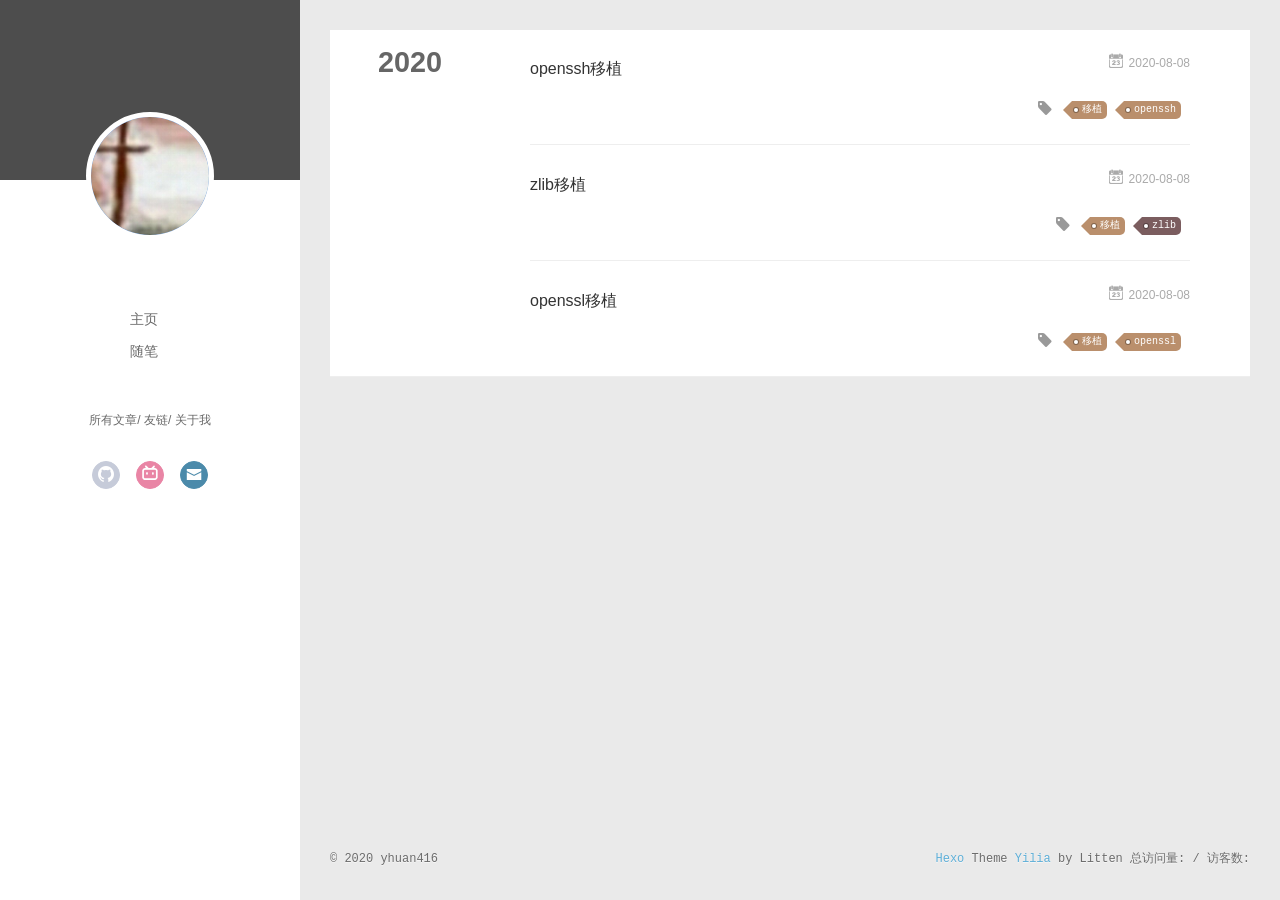
<file: tags/移植/index.html>
<!DOCTYPE html>
<html>
<head>
  <meta charset="utf-8">
  
<script>
var _hmt = _hmt || [];
(function() {
  var hm = document.createElement("script");
  hm.src = "https://hm.baidu.com/hm.js?85e80de7c28f6a222207e1ec0d5699f9";
  var s = document.getElementsByTagName("script")[0]; 
  s.parentNode.insertBefore(hm, s);
})();
</script>


  
  <meta name="renderer" content="webkit">
  <meta http-equiv="X-UA-Compatible" content="IE=edge" >
  <link rel="dns-prefetch" href="https://blog.yhuan.top">
  <title>Tag: 移植 | yHuan Personal Blog</title>
  <meta name="viewport" content="width=device-width, initial-scale=1, maximum-scale=1">
  <meta property="og:type" content="website">
<meta property="og:title" content="yHuan Personal Blog">
<meta property="og:url" content="https://blog.yhuan.top/tags/%E7%A7%BB%E6%A4%8D/index.html">
<meta property="og:site_name" content="yHuan Personal Blog">
<meta property="og:locale" content="zh_CN">
<meta property="article:author" content="yhuan416">
<meta name="twitter:card" content="summary">
  
    <link rel="alternative" href="/atom.xml" title="yHuan Personal Blog" type="application/atom+xml">
  
  
    <link rel="icon" href="/favicon.png">
  
  <link rel="stylesheet" type="text/css" href="/./main.0cf68a.css">
  <style type="text/css">
  
    #container.show {
      background: linear-gradient(200deg,#a0cfe4,#e8c37e);
    }
  </style>
  

  
<script>
var _hmt = _hmt || [];
(function() {
  var hm = document.createElement("script");
  hm.src = "https://hm.baidu.com/hm.js?85e80de7c28f6a222207e1ec0d5699f9";
  var s = document.getElementsByTagName("script")[0]; 
  s.parentNode.insertBefore(hm, s);
})();
</script>


<meta name="generator" content="Hexo 5.0.0"></head>

<body>
  <div id="container" q-class="show:isCtnShow">
    <canvas id="anm-canvas" class="anm-canvas"></canvas>
    <div class="left-col" q-class="show:isShow">
      
<div class="overlay" style="background: #4d4d4d"></div>
<div class="intrude-less">
	<header id="header" class="inner">
		<a href="/" class="profilepic">
			<img src="/img/头像.jpg" class="js-avatar">
		</a>
		<hgroup>
		  <h1 class="header-author"><a href="/"></a></h1>
		</hgroup>
		

		<nav class="header-menu">
			<ul>
			
				<li><a href="/">主页</a></li>
	        
				<li><a href="/tags/%E9%9A%8F%E7%AC%94/">随笔</a></li>
	        
			</ul>
		</nav>
		<nav class="header-smart-menu">
    		
    			
    			<a q-on="click: openSlider(e, 'innerArchive')" href="javascript:void(0)">所有文章</a>
    			
            
    			
    			<a q-on="click: openSlider(e, 'friends')" href="javascript:void(0)">友链</a>
    			
            
    			
    			<a q-on="click: openSlider(e, 'aboutme')" href="javascript:void(0)">关于我</a>
    			
            
		</nav>
		<nav class="header-nav">
			<div class="social">
				
					<a class="github" target="_blank" href="https://github.com/yhuan416" title="github"><i class="icon-github"></i></a>
		        
					<a class="bilibili" target="_blank" href="https://space.bilibili.com/25813269" title="bilibili"><i class="icon-bilibili"></i></a>
		        
					<a class="mail" target="_blank" href="mailto:1290635392@qq.com" title="mail"><i class="icon-mail"></i></a>
		        
			</div>
		</nav>
	</header>		
</div>

    </div>
    <div class="mid-col" q-class="show:isShow,hide:isShow|isFalse">
      
<nav id="mobile-nav">
  	<div class="overlay js-overlay" style="background: #4d4d4d"></div>
	<div class="btnctn js-mobile-btnctn">
  		<div class="slider-trigger list" q-on="click: openSlider(e)"><i class="icon icon-sort"></i></div>
	</div>
	<div class="intrude-less">
		<header id="header" class="inner">
			<div class="profilepic">
				<img src="/img/头像.jpg" class="js-avatar">
			</div>
			<hgroup>
			  <h1 class="header-author js-header-author"></h1>
			</hgroup>
			
			
			
				
			
				
			
			
			
			<nav class="header-nav">
				<div class="social">
					
						<a class="github" target="_blank" href="https://github.com/yhuan416" title="github"><i class="icon-github"></i></a>
			        
						<a class="bilibili" target="_blank" href="https://space.bilibili.com/25813269" title="bilibili"><i class="icon-bilibili"></i></a>
			        
						<a class="mail" target="_blank" href="mailto:1290635392@qq.com" title="mail"><i class="icon-mail"></i></a>
			        
				</div>
			</nav>

			<nav class="header-menu js-header-menu">
				<ul style="width: 50%">
				
				
					<li style="width: 50%"><a href="/">主页</a></li>
		        
					<li style="width: 50%"><a href="/tags/%E9%9A%8F%E7%AC%94/">随笔</a></li>
		        
				</ul>
			</nav>
		</header>				
	</div>
	<div class="mobile-mask" style="display:none" q-show="isShow"></div>
</nav>

      <div id="wrapper" class="body-wrap">
        <div class="menu-l">
          <div class="canvas-wrap">
            <canvas data-colors="#eaeaea" data-sectionHeight="100" data-contentId="js-content" id="myCanvas1" class="anm-canvas"></canvas>
          </div>
          <div id="js-content" class="content-ll">
            
  
  
    
    
      
      
      <section class="archives-wrap">
        <div class="archive-year-wrap">
          <a href="/archives/2020" class="archive-year">2020</a>
        </div>
        <div class="archives">
    
    <article class="archive-article archive-type-post">
  <div class="archive-article-inner">
    <header class="archive-article-header">
      	<div class="article-meta">
	      	<a href="/2020/08/08/openssh%E7%A7%BB%E6%A4%8D/" class="archive-article-date">
  	<time datetime="2020-08-08T15:58:29.000Z" itemprop="datePublished"><i class="icon-calendar icon"></i>2020-08-08</time>
</a>
        </div>
    	 
  
    <h1 itemprop="name">
      <a class="archive-article-title" href="/2020/08/08/openssh%E7%A7%BB%E6%A4%8D/">openssh移植</a>
    </h1>
  

        <div class="article-info info-on-right">
          
	<div class="article-tag tagcloud">
		<i class="icon-price-tags icon"></i>
		<ul class="article-tag-list">
			 
        		<li class="article-tag-list-item">
        			<a href="javascript:void(0)" class="js-tag article-tag-list-link color3">移植</a>
        		</li>
      		 
        		<li class="article-tag-list-item">
        			<a href="javascript:void(0)" class="js-tag article-tag-list-link color3">openssh</a>
        		</li>
      		
		</ul>
	</div>

          

        </div>
        <div class="clearfix"></div>
    </header>
  </div>
</article>
  
    
    
    <article class="archive-article archive-type-post">
  <div class="archive-article-inner">
    <header class="archive-article-header">
      	<div class="article-meta">
	      	<a href="/2020/08/08/zlib%E7%A7%BB%E6%A4%8D/" class="archive-article-date">
  	<time datetime="2020-08-08T15:39:25.000Z" itemprop="datePublished"><i class="icon-calendar icon"></i>2020-08-08</time>
</a>
        </div>
    	 
  
    <h1 itemprop="name">
      <a class="archive-article-title" href="/2020/08/08/zlib%E7%A7%BB%E6%A4%8D/">zlib移植</a>
    </h1>
  

        <div class="article-info info-on-right">
          
	<div class="article-tag tagcloud">
		<i class="icon-price-tags icon"></i>
		<ul class="article-tag-list">
			 
        		<li class="article-tag-list-item">
        			<a href="javascript:void(0)" class="js-tag article-tag-list-link color3">移植</a>
        		</li>
      		 
        		<li class="article-tag-list-item">
        			<a href="javascript:void(0)" class="js-tag article-tag-list-link color5">zlib</a>
        		</li>
      		
		</ul>
	</div>

          

        </div>
        <div class="clearfix"></div>
    </header>
  </div>
</article>
  
    
    
    <article class="archive-article archive-type-post">
  <div class="archive-article-inner">
    <header class="archive-article-header">
      	<div class="article-meta">
	      	<a href="/2020/08/08/openssl%E7%A7%BB%E6%A4%8D/" class="archive-article-date">
  	<time datetime="2020-08-08T15:10:01.000Z" itemprop="datePublished"><i class="icon-calendar icon"></i>2020-08-08</time>
</a>
        </div>
    	 
  
    <h1 itemprop="name">
      <a class="archive-article-title" href="/2020/08/08/openssl%E7%A7%BB%E6%A4%8D/">openssl移植</a>
    </h1>
  

        <div class="article-info info-on-right">
          
	<div class="article-tag tagcloud">
		<i class="icon-price-tags icon"></i>
		<ul class="article-tag-list">
			 
        		<li class="article-tag-list-item">
        			<a href="javascript:void(0)" class="js-tag article-tag-list-link color3">移植</a>
        		</li>
      		 
        		<li class="article-tag-list-item">
        			<a href="javascript:void(0)" class="js-tag article-tag-list-link color3">openssl</a>
        		</li>
      		
		</ul>
	</div>

          

        </div>
        <div class="clearfix"></div>
    </header>
  </div>
</article>
  
  
    </div></section>
  

    


          </div>
        </div>
      </div>
      <footer id="footer">
  <div class="outer">
    <div id="footer-info">
    	<div class="footer-left">
    		&copy; 2020 yhuan416
    	</div>
      	<div class="footer-right">
      		<a href="http://hexo.io/" target="_blank">Hexo</a>  Theme <a href="https://github.com/litten/hexo-theme-yilia" target="_blank">Yilia</a> by Litten
			<!-- # PV方式，单个用户连续点击 n 篇，记录 n 次记录值 -->
			<span id="busuanzi_container_site_pv"> 总访问量: <span id="busuanzi_value_site_pv"></span> /</span>
			<!-- # UV方式，单个用户连续点击 n 篇，记录 1 次记录值 -->
			<span id="busuanzi_container_site_uv">  访客数:<span id="busuanzi_value_site_uv"></span></span>
		</div>
    </div>
  </div>
</footer>
    </div>
    <script>
	var yiliaConfig = {
		mathjax: false,
		isHome: false,
		isPost: false,
		isArchive: false,
		isTag: true,
		isCategory: false,
		open_in_new: false,
		toc_hide_index: true,
		root: "/",
		innerArchive: true,
		showTags: false
	}
</script>

<script async src="//busuanzi.ibruce.info/busuanzi/2.3/busuanzi.pure.mini.js"></script>


<script>!function(t){function n(e){if(r[e])return r[e].exports;var i=r[e]={exports:{},id:e,loaded:!1};return t[e].call(i.exports,i,i.exports,n),i.loaded=!0,i.exports}var r={};n.m=t,n.c=r,n.p="./",n(0)}([function(t,n,r){r(195),t.exports=r(191)},function(t,n,r){var e=r(3),i=r(52),o=r(27),u=r(28),c=r(53),f="prototype",a=function(t,n,r){var s,l,h,v,p=t&a.F,d=t&a.G,y=t&a.S,g=t&a.P,b=t&a.B,m=d?e:y?e[n]||(e[n]={}):(e[n]||{})[f],x=d?i:i[n]||(i[n]={}),w=x[f]||(x[f]={});d&&(r=n);for(s in r)l=!p&&m&&void 0!==m[s],h=(l?m:r)[s],v=b&&l?c(h,e):g&&"function"==typeof h?c(Function.call,h):h,m&&u(m,s,h,t&a.U),x[s]!=h&&o(x,s,v),g&&w[s]!=h&&(w[s]=h)};e.core=i,a.F=1,a.G=2,a.S=4,a.P=8,a.B=16,a.W=32,a.U=64,a.R=128,t.exports=a},function(t,n,r){var e=r(6);t.exports=function(t){if(!e(t))throw TypeError(t+" is not an object!");return t}},function(t,n){var r=t.exports="undefined"!=typeof window&&window.Math==Math?window:"undefined"!=typeof self&&self.Math==Math?self:Function("return this")();"number"==typeof __g&&(__g=r)},function(t,n){t.exports=function(t){try{return!!t()}catch(t){return!0}}},function(t,n){var r=t.exports="undefined"!=typeof window&&window.Math==Math?window:"undefined"!=typeof self&&self.Math==Math?self:Function("return this")();"number"==typeof __g&&(__g=r)},function(t,n){t.exports=function(t){return"object"==typeof t?null!==t:"function"==typeof t}},function(t,n,r){var e=r(126)("wks"),i=r(76),o=r(3).Symbol,u="function"==typeof o;(t.exports=function(t){return e[t]||(e[t]=u&&o[t]||(u?o:i)("Symbol."+t))}).store=e},function(t,n){var r={}.hasOwnProperty;t.exports=function(t,n){return r.call(t,n)}},function(t,n,r){var e=r(94),i=r(33);t.exports=function(t){return e(i(t))}},function(t,n,r){t.exports=!r(4)(function(){return 7!=Object.defineProperty({},"a",{get:function(){return 7}}).a})},function(t,n,r){var e=r(2),i=r(167),o=r(50),u=Object.defineProperty;n.f=r(10)?Object.defineProperty:function(t,n,r){if(e(t),n=o(n,!0),e(r),i)try{return u(t,n,r)}catch(t){}if("get"in r||"set"in r)throw TypeError("Accessors not supported!");return"value"in r&&(t[n]=r.value),t}},function(t,n,r){t.exports=!r(18)(function(){return 7!=Object.defineProperty({},"a",{get:function(){return 7}}).a})},function(t,n,r){var e=r(14),i=r(22);t.exports=r(12)?function(t,n,r){return e.f(t,n,i(1,r))}:function(t,n,r){return t[n]=r,t}},function(t,n,r){var e=r(20),i=r(58),o=r(42),u=Object.defineProperty;n.f=r(12)?Object.defineProperty:function(t,n,r){if(e(t),n=o(n,!0),e(r),i)try{return u(t,n,r)}catch(t){}if("get"in r||"set"in r)throw TypeError("Accessors not supported!");return"value"in r&&(t[n]=r.value),t}},function(t,n,r){var e=r(40)("wks"),i=r(23),o=r(5).Symbol,u="function"==typeof o;(t.exports=function(t){return e[t]||(e[t]=u&&o[t]||(u?o:i)("Symbol."+t))}).store=e},function(t,n,r){var e=r(67),i=Math.min;t.exports=function(t){return t>0?i(e(t),9007199254740991):0}},function(t,n,r){var e=r(46);t.exports=function(t){return Object(e(t))}},function(t,n){t.exports=function(t){try{return!!t()}catch(t){return!0}}},function(t,n,r){var e=r(63),i=r(34);t.exports=Object.keys||function(t){return e(t,i)}},function(t,n,r){var e=r(21);t.exports=function(t){if(!e(t))throw TypeError(t+" is not an object!");return t}},function(t,n){t.exports=function(t){return"object"==typeof t?null!==t:"function"==typeof t}},function(t,n){t.exports=function(t,n){return{enumerable:!(1&t),configurable:!(2&t),writable:!(4&t),value:n}}},function(t,n){var r=0,e=Math.random();t.exports=function(t){return"Symbol(".concat(void 0===t?"":t,")_",(++r+e).toString(36))}},function(t,n){var r={}.hasOwnProperty;t.exports=function(t,n){return r.call(t,n)}},function(t,n){var r=t.exports={version:"2.4.0"};"number"==typeof __e&&(__e=r)},function(t,n){t.exports=function(t){if("function"!=typeof t)throw TypeError(t+" is not a function!");return t}},function(t,n,r){var e=r(11),i=r(66);t.exports=r(10)?function(t,n,r){return e.f(t,n,i(1,r))}:function(t,n,r){return t[n]=r,t}},function(t,n,r){var e=r(3),i=r(27),o=r(24),u=r(76)("src"),c="toString",f=Function[c],a=(""+f).split(c);r(52).inspectSource=function(t){return f.call(t)},(t.exports=function(t,n,r,c){var f="function"==typeof r;f&&(o(r,"name")||i(r,"name",n)),t[n]!==r&&(f&&(o(r,u)||i(r,u,t[n]?""+t[n]:a.join(String(n)))),t===e?t[n]=r:c?t[n]?t[n]=r:i(t,n,r):(delete t[n],i(t,n,r)))})(Function.prototype,c,function(){return"function"==typeof this&&this[u]||f.call(this)})},function(t,n,r){var e=r(1),i=r(4),o=r(46),u=function(t,n,r,e){var i=String(o(t)),u="<"+n;return""!==r&&(u+=" "+r+'="'+String(e).replace(/"/g,"&quot;")+'"'),u+">"+i+"</"+n+">"};t.exports=function(t,n){var r={};r[t]=n(u),e(e.P+e.F*i(function(){var n=""[t]('"');return n!==n.toLowerCase()||n.split('"').length>3}),"String",r)}},function(t,n,r){var e=r(115),i=r(46);t.exports=function(t){return e(i(t))}},function(t,n,r){var e=r(116),i=r(66),o=r(30),u=r(50),c=r(24),f=r(167),a=Object.getOwnPropertyDescriptor;n.f=r(10)?a:function(t,n){if(t=o(t),n=u(n,!0),f)try{return a(t,n)}catch(t){}if(c(t,n))return i(!e.f.call(t,n),t[n])}},function(t,n,r){var e=r(24),i=r(17),o=r(145)("IE_PROTO"),u=Object.prototype;t.exports=Object.getPrototypeOf||function(t){return t=i(t),e(t,o)?t[o]:"function"==typeof t.constructor&&t instanceof t.constructor?t.constructor.prototype:t instanceof Object?u:null}},function(t,n){t.exports=function(t){if(void 0==t)throw TypeError("Can't call method on  "+t);return t}},function(t,n){t.exports="constructor,hasOwnProperty,isPrototypeOf,propertyIsEnumerable,toLocaleString,toString,valueOf".split(",")},function(t,n){t.exports={}},function(t,n){t.exports=!0},function(t,n){n.f={}.propertyIsEnumerable},function(t,n,r){var e=r(14).f,i=r(8),o=r(15)("toStringTag");t.exports=function(t,n,r){t&&!i(t=r?t:t.prototype,o)&&e(t,o,{configurable:!0,value:n})}},function(t,n,r){var e=r(40)("keys"),i=r(23);t.exports=function(t){return e[t]||(e[t]=i(t))}},function(t,n,r){var e=r(5),i="__core-js_shared__",o=e[i]||(e[i]={});t.exports=function(t){return o[t]||(o[t]={})}},function(t,n){var r=Math.ceil,e=Math.floor;t.exports=function(t){return isNaN(t=+t)?0:(t>0?e:r)(t)}},function(t,n,r){var e=r(21);t.exports=function(t,n){if(!e(t))return t;var r,i;if(n&&"function"==typeof(r=t.toString)&&!e(i=r.call(t)))return i;if("function"==typeof(r=t.valueOf)&&!e(i=r.call(t)))return i;if(!n&&"function"==typeof(r=t.toString)&&!e(i=r.call(t)))return i;throw TypeError("Can't convert object to primitive value")}},function(t,n,r){var e=r(5),i=r(25),o=r(36),u=r(44),c=r(14).f;t.exports=function(t){var n=i.Symbol||(i.Symbol=o?{}:e.Symbol||{});"_"==t.charAt(0)||t in n||c(n,t,{value:u.f(t)})}},function(t,n,r){n.f=r(15)},function(t,n){var r={}.toString;t.exports=function(t){return r.call(t).slice(8,-1)}},function(t,n){t.exports=function(t){if(void 0==t)throw TypeError("Can't call method on  "+t);return t}},function(t,n,r){var e=r(4);t.exports=function(t,n){return!!t&&e(function(){n?t.call(null,function(){},1):t.call(null)})}},function(t,n,r){var e=r(53),i=r(115),o=r(17),u=r(16),c=r(203);t.exports=function(t,n){var r=1==t,f=2==t,a=3==t,s=4==t,l=6==t,h=5==t||l,v=n||c;return function(n,c,p){for(var d,y,g=o(n),b=i(g),m=e(c,p,3),x=u(b.length),w=0,S=r?v(n,x):f?v(n,0):void 0;x>w;w++)if((h||w in b)&&(d=b[w],y=m(d,w,g),t))if(r)S[w]=y;else if(y)switch(t){case 3:return!0;case 5:return d;case 6:return w;case 2:S.push(d)}else if(s)return!1;return l?-1:a||s?s:S}}},function(t,n,r){var e=r(1),i=r(52),o=r(4);t.exports=function(t,n){var r=(i.Object||{})[t]||Object[t],u={};u[t]=n(r),e(e.S+e.F*o(function(){r(1)}),"Object",u)}},function(t,n,r){var e=r(6);t.exports=function(t,n){if(!e(t))return t;var r,i;if(n&&"function"==typeof(r=t.toString)&&!e(i=r.call(t)))return i;if("function"==typeof(r=t.valueOf)&&!e(i=r.call(t)))return i;if(!n&&"function"==typeof(r=t.toString)&&!e(i=r.call(t)))return i;throw TypeError("Can't convert object to primitive value")}},function(t,n,r){var e=r(5),i=r(25),o=r(91),u=r(13),c="prototype",f=function(t,n,r){var a,s,l,h=t&f.F,v=t&f.G,p=t&f.S,d=t&f.P,y=t&f.B,g=t&f.W,b=v?i:i[n]||(i[n]={}),m=b[c],x=v?e:p?e[n]:(e[n]||{})[c];v&&(r=n);for(a in r)(s=!h&&x&&void 0!==x[a])&&a in b||(l=s?x[a]:r[a],b[a]=v&&"function"!=typeof x[a]?r[a]:y&&s?o(l,e):g&&x[a]==l?function(t){var n=function(n,r,e){if(this instanceof t){switch(arguments.length){case 0:return new t;case 1:return new t(n);case 2:return new t(n,r)}return new t(n,r,e)}return t.apply(this,arguments)};return n[c]=t[c],n}(l):d&&"function"==typeof l?o(Function.call,l):l,d&&((b.virtual||(b.virtual={}))[a]=l,t&f.R&&m&&!m[a]&&u(m,a,l)))};f.F=1,f.G=2,f.S=4,f.P=8,f.B=16,f.W=32,f.U=64,f.R=128,t.exports=f},function(t,n){var r=t.exports={version:"2.4.0"};"number"==typeof __e&&(__e=r)},function(t,n,r){var e=r(26);t.exports=function(t,n,r){if(e(t),void 0===n)return t;switch(r){case 1:return function(r){return t.call(n,r)};case 2:return function(r,e){return t.call(n,r,e)};case 3:return function(r,e,i){return t.call(n,r,e,i)}}return function(){return t.apply(n,arguments)}}},function(t,n,r){var e=r(183),i=r(1),o=r(126)("metadata"),u=o.store||(o.store=new(r(186))),c=function(t,n,r){var i=u.get(t);if(!i){if(!r)return;u.set(t,i=new e)}var o=i.get(n);if(!o){if(!r)return;i.set(n,o=new e)}return o},f=function(t,n,r){var e=c(n,r,!1);return void 0!==e&&e.has(t)},a=function(t,n,r){var e=c(n,r,!1);return void 0===e?void 0:e.get(t)},s=function(t,n,r,e){c(r,e,!0).set(t,n)},l=function(t,n){var r=c(t,n,!1),e=[];return r&&r.forEach(function(t,n){e.push(n)}),e},h=function(t){return void 0===t||"symbol"==typeof t?t:String(t)},v=function(t){i(i.S,"Reflect",t)};t.exports={store:u,map:c,has:f,get:a,set:s,keys:l,key:h,exp:v}},function(t,n,r){"use strict";if(r(10)){var e=r(69),i=r(3),o=r(4),u=r(1),c=r(127),f=r(152),a=r(53),s=r(68),l=r(66),h=r(27),v=r(73),p=r(67),d=r(16),y=r(75),g=r(50),b=r(24),m=r(180),x=r(114),w=r(6),S=r(17),_=r(137),O=r(70),E=r(32),P=r(71).f,j=r(154),F=r(76),M=r(7),A=r(48),N=r(117),T=r(146),I=r(155),k=r(80),L=r(123),R=r(74),C=r(130),D=r(160),U=r(11),W=r(31),G=U.f,B=W.f,V=i.RangeError,z=i.TypeError,q=i.Uint8Array,K="ArrayBuffer",J="Shared"+K,Y="BYTES_PER_ELEMENT",H="prototype",$=Array[H],X=f.ArrayBuffer,Q=f.DataView,Z=A(0),tt=A(2),nt=A(3),rt=A(4),et=A(5),it=A(6),ot=N(!0),ut=N(!1),ct=I.values,ft=I.keys,at=I.entries,st=$.lastIndexOf,lt=$.reduce,ht=$.reduceRight,vt=$.join,pt=$.sort,dt=$.slice,yt=$.toString,gt=$.toLocaleString,bt=M("iterator"),mt=M("toStringTag"),xt=F("typed_constructor"),wt=F("def_constructor"),St=c.CONSTR,_t=c.TYPED,Ot=c.VIEW,Et="Wrong length!",Pt=A(1,function(t,n){return Tt(T(t,t[wt]),n)}),jt=o(function(){return 1===new q(new Uint16Array([1]).buffer)[0]}),Ft=!!q&&!!q[H].set&&o(function(){new q(1).set({})}),Mt=function(t,n){if(void 0===t)throw z(Et);var r=+t,e=d(t);if(n&&!m(r,e))throw V(Et);return e},At=function(t,n){var r=p(t);if(r<0||r%n)throw V("Wrong offset!");return r},Nt=function(t){if(w(t)&&_t in t)return t;throw z(t+" is not a typed array!")},Tt=function(t,n){if(!(w(t)&&xt in t))throw z("It is not a typed array constructor!");return new t(n)},It=function(t,n){return kt(T(t,t[wt]),n)},kt=function(t,n){for(var r=0,e=n.length,i=Tt(t,e);e>r;)i[r]=n[r++];return i},Lt=function(t,n,r){G(t,n,{get:function(){return this._d[r]}})},Rt=function(t){var n,r,e,i,o,u,c=S(t),f=arguments.length,s=f>1?arguments[1]:void 0,l=void 0!==s,h=j(c);if(void 0!=h&&!_(h)){for(u=h.call(c),e=[],n=0;!(o=u.next()).done;n++)e.push(o.value);c=e}for(l&&f>2&&(s=a(s,arguments[2],2)),n=0,r=d(c.length),i=Tt(this,r);r>n;n++)i[n]=l?s(c[n],n):c[n];return i},Ct=function(){for(var t=0,n=arguments.length,r=Tt(this,n);n>t;)r[t]=arguments[t++];return r},Dt=!!q&&o(function(){gt.call(new q(1))}),Ut=function(){return gt.apply(Dt?dt.call(Nt(this)):Nt(this),arguments)},Wt={copyWithin:function(t,n){return D.call(Nt(this),t,n,arguments.length>2?arguments[2]:void 0)},every:function(t){return rt(Nt(this),t,arguments.length>1?arguments[1]:void 0)},fill:function(t){return C.apply(Nt(this),arguments)},filter:function(t){return It(this,tt(Nt(this),t,arguments.length>1?arguments[1]:void 0))},find:function(t){return et(Nt(this),t,arguments.length>1?arguments[1]:void 0)},findIndex:function(t){return it(Nt(this),t,arguments.length>1?arguments[1]:void 0)},forEach:function(t){Z(Nt(this),t,arguments.length>1?arguments[1]:void 0)},indexOf:function(t){return ut(Nt(this),t,arguments.length>1?arguments[1]:void 0)},includes:function(t){return ot(Nt(this),t,arguments.length>1?arguments[1]:void 0)},join:function(t){return vt.apply(Nt(this),arguments)},lastIndexOf:function(t){return st.apply(Nt(this),arguments)},map:function(t){return Pt(Nt(this),t,arguments.length>1?arguments[1]:void 0)},reduce:function(t){return lt.apply(Nt(this),arguments)},reduceRight:function(t){return ht.apply(Nt(this),arguments)},reverse:function(){for(var t,n=this,r=Nt(n).length,e=Math.floor(r/2),i=0;i<e;)t=n[i],n[i++]=n[--r],n[r]=t;return n},some:function(t){return nt(Nt(this),t,arguments.length>1?arguments[1]:void 0)},sort:function(t){return pt.call(Nt(this),t)},subarray:function(t,n){var r=Nt(this),e=r.length,i=y(t,e);return new(T(r,r[wt]))(r.buffer,r.byteOffset+i*r.BYTES_PER_ELEMENT,d((void 0===n?e:y(n,e))-i))}},Gt=function(t,n){return It(this,dt.call(Nt(this),t,n))},Bt=function(t){Nt(this);var n=At(arguments[1],1),r=this.length,e=S(t),i=d(e.length),o=0;if(i+n>r)throw V(Et);for(;o<i;)this[n+o]=e[o++]},Vt={entries:function(){return at.call(Nt(this))},keys:function(){return ft.call(Nt(this))},values:function(){return ct.call(Nt(this))}},zt=function(t,n){return w(t)&&t[_t]&&"symbol"!=typeof n&&n in t&&String(+n)==String(n)},qt=function(t,n){return zt(t,n=g(n,!0))?l(2,t[n]):B(t,n)},Kt=function(t,n,r){return!(zt(t,n=g(n,!0))&&w(r)&&b(r,"value"))||b(r,"get")||b(r,"set")||r.configurable||b(r,"writable")&&!r.writable||b(r,"enumerable")&&!r.enumerable?G(t,n,r):(t[n]=r.value,t)};St||(W.f=qt,U.f=Kt),u(u.S+u.F*!St,"Object",{getOwnPropertyDescriptor:qt,defineProperty:Kt}),o(function(){yt.call({})})&&(yt=gt=function(){return vt.call(this)});var Jt=v({},Wt);v(Jt,Vt),h(Jt,bt,Vt.values),v(Jt,{slice:Gt,set:Bt,constructor:function(){},toString:yt,toLocaleString:Ut}),Lt(Jt,"buffer","b"),Lt(Jt,"byteOffset","o"),Lt(Jt,"byteLength","l"),Lt(Jt,"length","e"),G(Jt,mt,{get:function(){return this[_t]}}),t.exports=function(t,n,r,f){f=!!f;var a=t+(f?"Clamped":"")+"Array",l="Uint8Array"!=a,v="get"+t,p="set"+t,y=i[a],g=y||{},b=y&&E(y),m=!y||!c.ABV,S={},_=y&&y[H],j=function(t,r){var e=t._d;return e.v[v](r*n+e.o,jt)},F=function(t,r,e){var i=t._d;f&&(e=(e=Math.round(e))<0?0:e>255?255:255&e),i.v[p](r*n+i.o,e,jt)},M=function(t,n){G(t,n,{get:function(){return j(this,n)},set:function(t){return F(this,n,t)},enumerable:!0})};m?(y=r(function(t,r,e,i){s(t,y,a,"_d");var o,u,c,f,l=0,v=0;if(w(r)){if(!(r instanceof X||(f=x(r))==K||f==J))return _t in r?kt(y,r):Rt.call(y,r);o=r,v=At(e,n);var p=r.byteLength;if(void 0===i){if(p%n)throw V(Et);if((u=p-v)<0)throw V(Et)}else if((u=d(i)*n)+v>p)throw V(Et);c=u/n}else c=Mt(r,!0),u=c*n,o=new X(u);for(h(t,"_d",{b:o,o:v,l:u,e:c,v:new Q(o)});l<c;)M(t,l++)}),_=y[H]=O(Jt),h(_,"constructor",y)):L(function(t){new y(null),new y(t)},!0)||(y=r(function(t,r,e,i){s(t,y,a);var o;return w(r)?r instanceof X||(o=x(r))==K||o==J?void 0!==i?new g(r,At(e,n),i):void 0!==e?new g(r,At(e,n)):new g(r):_t in r?kt(y,r):Rt.call(y,r):new g(Mt(r,l))}),Z(b!==Function.prototype?P(g).concat(P(b)):P(g),function(t){t in y||h(y,t,g[t])}),y[H]=_,e||(_.constructor=y));var A=_[bt],N=!!A&&("values"==A.name||void 0==A.name),T=Vt.values;h(y,xt,!0),h(_,_t,a),h(_,Ot,!0),h(_,wt,y),(f?new y(1)[mt]==a:mt in _)||G(_,mt,{get:function(){return a}}),S[a]=y,u(u.G+u.W+u.F*(y!=g),S),u(u.S,a,{BYTES_PER_ELEMENT:n,from:Rt,of:Ct}),Y in _||h(_,Y,n),u(u.P,a,Wt),R(a),u(u.P+u.F*Ft,a,{set:Bt}),u(u.P+u.F*!N,a,Vt),u(u.P+u.F*(_.toString!=yt),a,{toString:yt}),u(u.P+u.F*o(function(){new y(1).slice()}),a,{slice:Gt}),u(u.P+u.F*(o(function(){return[1,2].toLocaleString()!=new y([1,2]).toLocaleString()})||!o(function(){_.toLocaleString.call([1,2])})),a,{toLocaleString:Ut}),k[a]=N?A:T,e||N||h(_,bt,T)}}else t.exports=function(){}},function(t,n){var r={}.toString;t.exports=function(t){return r.call(t).slice(8,-1)}},function(t,n,r){var e=r(21),i=r(5).document,o=e(i)&&e(i.createElement);t.exports=function(t){return o?i.createElement(t):{}}},function(t,n,r){t.exports=!r(12)&&!r(18)(function(){return 7!=Object.defineProperty(r(57)("div"),"a",{get:function(){return 7}}).a})},function(t,n,r){"use strict";var e=r(36),i=r(51),o=r(64),u=r(13),c=r(8),f=r(35),a=r(96),s=r(38),l=r(103),h=r(15)("iterator"),v=!([].keys&&"next"in[].keys()),p="keys",d="values",y=function(){return this};t.exports=function(t,n,r,g,b,m,x){a(r,n,g);var w,S,_,O=function(t){if(!v&&t in F)return F[t];switch(t){case p:case d:return function(){return new r(this,t)}}return function(){return new r(this,t)}},E=n+" Iterator",P=b==d,j=!1,F=t.prototype,M=F[h]||F["@@iterator"]||b&&F[b],A=M||O(b),N=b?P?O("entries"):A:void 0,T="Array"==n?F.entries||M:M;if(T&&(_=l(T.call(new t)))!==Object.prototype&&(s(_,E,!0),e||c(_,h)||u(_,h,y)),P&&M&&M.name!==d&&(j=!0,A=function(){return M.call(this)}),e&&!x||!v&&!j&&F[h]||u(F,h,A),f[n]=A,f[E]=y,b)if(w={values:P?A:O(d),keys:m?A:O(p),entries:N},x)for(S in w)S in F||o(F,S,w[S]);else i(i.P+i.F*(v||j),n,w);return w}},function(t,n,r){var e=r(20),i=r(100),o=r(34),u=r(39)("IE_PROTO"),c=function(){},f="prototype",a=function(){var t,n=r(57)("iframe"),e=o.length;for(n.style.display="none",r(93).appendChild(n),n.src="javascript:",t=n.contentWindow.document,t.open(),t.write("<script>document.F=Object<\/script>"),t.close(),a=t.F;e--;)delete a[f][o[e]];return a()};t.exports=Object.create||function(t,n){var r;return null!==t?(c[f]=e(t),r=new c,c[f]=null,r[u]=t):r=a(),void 0===n?r:i(r,n)}},function(t,n,r){var e=r(63),i=r(34).concat("length","prototype");n.f=Object.getOwnPropertyNames||function(t){return e(t,i)}},function(t,n){n.f=Object.getOwnPropertySymbols},function(t,n,r){var e=r(8),i=r(9),o=r(90)(!1),u=r(39)("IE_PROTO");t.exports=function(t,n){var r,c=i(t),f=0,a=[];for(r in c)r!=u&&e(c,r)&&a.push(r);for(;n.length>f;)e(c,r=n[f++])&&(~o(a,r)||a.push(r));return a}},function(t,n,r){t.exports=r(13)},function(t,n,r){var e=r(76)("meta"),i=r(6),o=r(24),u=r(11).f,c=0,f=Object.isExtensible||function(){return!0},a=!r(4)(function(){return f(Object.preventExtensions({}))}),s=function(t){u(t,e,{value:{i:"O"+ ++c,w:{}}})},l=function(t,n){if(!i(t))return"symbol"==typeof t?t:("string"==typeof t?"S":"P")+t;if(!o(t,e)){if(!f(t))return"F";if(!n)return"E";s(t)}return t[e].i},h=function(t,n){if(!o(t,e)){if(!f(t))return!0;if(!n)return!1;s(t)}return t[e].w},v=function(t){return a&&p.NEED&&f(t)&&!o(t,e)&&s(t),t},p=t.exports={KEY:e,NEED:!1,fastKey:l,getWeak:h,onFreeze:v}},function(t,n){t.exports=function(t,n){return{enumerable:!(1&t),configurable:!(2&t),writable:!(4&t),value:n}}},function(t,n){var r=Math.ceil,e=Math.floor;t.exports=function(t){return isNaN(t=+t)?0:(t>0?e:r)(t)}},function(t,n){t.exports=function(t,n,r,e){if(!(t instanceof n)||void 0!==e&&e in t)throw TypeError(r+": incorrect invocation!");return t}},function(t,n){t.exports=!1},function(t,n,r){var e=r(2),i=r(173),o=r(133),u=r(145)("IE_PROTO"),c=function(){},f="prototype",a=function(){var t,n=r(132)("iframe"),e=o.length;for(n.style.display="none",r(135).appendChild(n),n.src="javascript:",t=n.contentWindow.document,t.open(),t.write("<script>document.F=Object<\/script>"),t.close(),a=t.F;e--;)delete a[f][o[e]];return a()};t.exports=Object.create||function(t,n){var r;return null!==t?(c[f]=e(t),r=new c,c[f]=null,r[u]=t):r=a(),void 0===n?r:i(r,n)}},function(t,n,r){var e=r(175),i=r(133).concat("length","prototype");n.f=Object.getOwnPropertyNames||function(t){return e(t,i)}},function(t,n,r){var e=r(175),i=r(133);t.exports=Object.keys||function(t){return e(t,i)}},function(t,n,r){var e=r(28);t.exports=function(t,n,r){for(var i in n)e(t,i,n[i],r);return t}},function(t,n,r){"use strict";var e=r(3),i=r(11),o=r(10),u=r(7)("species");t.exports=function(t){var n=e[t];o&&n&&!n[u]&&i.f(n,u,{configurable:!0,get:function(){return this}})}},function(t,n,r){var e=r(67),i=Math.max,o=Math.min;t.exports=function(t,n){return t=e(t),t<0?i(t+n,0):o(t,n)}},function(t,n){var r=0,e=Math.random();t.exports=function(t){return"Symbol(".concat(void 0===t?"":t,")_",(++r+e).toString(36))}},function(t,n,r){var e=r(33);t.exports=function(t){return Object(e(t))}},function(t,n,r){var e=r(7)("unscopables"),i=Array.prototype;void 0==i[e]&&r(27)(i,e,{}),t.exports=function(t){i[e][t]=!0}},function(t,n,r){var e=r(53),i=r(169),o=r(137),u=r(2),c=r(16),f=r(154),a={},s={},n=t.exports=function(t,n,r,l,h){var v,p,d,y,g=h?function(){return t}:f(t),b=e(r,l,n?2:1),m=0;if("function"!=typeof g)throw TypeError(t+" is not iterable!");if(o(g)){for(v=c(t.length);v>m;m++)if((y=n?b(u(p=t[m])[0],p[1]):b(t[m]))===a||y===s)return y}else for(d=g.call(t);!(p=d.next()).done;)if((y=i(d,b,p.value,n))===a||y===s)return y};n.BREAK=a,n.RETURN=s},function(t,n){t.exports={}},function(t,n,r){var e=r(11).f,i=r(24),o=r(7)("toStringTag");t.exports=function(t,n,r){t&&!i(t=r?t:t.prototype,o)&&e(t,o,{configurable:!0,value:n})}},function(t,n,r){var e=r(1),i=r(46),o=r(4),u=r(150),c="["+u+"]",f="​",a=RegExp("^"+c+c+"*"),s=RegExp(c+c+"*$"),l=function(t,n,r){var i={},c=o(function(){return!!u[t]()||f[t]()!=f}),a=i[t]=c?n(h):u[t];r&&(i[r]=a),e(e.P+e.F*c,"String",i)},h=l.trim=function(t,n){return t=String(i(t)),1&n&&(t=t.replace(a,"")),2&n&&(t=t.replace(s,"")),t};t.exports=l},function(t,n,r){t.exports={default:r(86),__esModule:!0}},function(t,n,r){t.exports={default:r(87),__esModule:!0}},function(t,n,r){"use strict";function e(t){return t&&t.__esModule?t:{default:t}}n.__esModule=!0;var i=r(84),o=e(i),u=r(83),c=e(u),f="function"==typeof c.default&&"symbol"==typeof o.default?function(t){return typeof t}:function(t){return t&&"function"==typeof c.default&&t.constructor===c.default&&t!==c.default.prototype?"symbol":typeof t};n.default="function"==typeof c.default&&"symbol"===f(o.default)?function(t){return void 0===t?"undefined":f(t)}:function(t){return t&&"function"==typeof c.default&&t.constructor===c.default&&t!==c.default.prototype?"symbol":void 0===t?"undefined":f(t)}},function(t,n,r){r(110),r(108),r(111),r(112),t.exports=r(25).Symbol},function(t,n,r){r(109),r(113),t.exports=r(44).f("iterator")},function(t,n){t.exports=function(t){if("function"!=typeof t)throw TypeError(t+" is not a function!");return t}},function(t,n){t.exports=function(){}},function(t,n,r){var e=r(9),i=r(106),o=r(105);t.exports=function(t){return function(n,r,u){var c,f=e(n),a=i(f.length),s=o(u,a);if(t&&r!=r){for(;a>s;)if((c=f[s++])!=c)return!0}else for(;a>s;s++)if((t||s in f)&&f[s]===r)return t||s||0;return!t&&-1}}},function(t,n,r){var e=r(88);t.exports=function(t,n,r){if(e(t),void 0===n)return t;switch(r){case 1:return function(r){return t.call(n,r)};case 2:return function(r,e){return t.call(n,r,e)};case 3:return function(r,e,i){return t.call(n,r,e,i)}}return function(){return t.apply(n,arguments)}}},function(t,n,r){var e=r(19),i=r(62),o=r(37);t.exports=function(t){var n=e(t),r=i.f;if(r)for(var u,c=r(t),f=o.f,a=0;c.length>a;)f.call(t,u=c[a++])&&n.push(u);return n}},function(t,n,r){t.exports=r(5).document&&document.documentElement},function(t,n,r){var e=r(56);t.exports=Object("z").propertyIsEnumerable(0)?Object:function(t){return"String"==e(t)?t.split(""):Object(t)}},function(t,n,r){var e=r(56);t.exports=Array.isArray||function(t){return"Array"==e(t)}},function(t,n,r){"use strict";var e=r(60),i=r(22),o=r(38),u={};r(13)(u,r(15)("iterator"),function(){return this}),t.exports=function(t,n,r){t.prototype=e(u,{next:i(1,r)}),o(t,n+" Iterator")}},function(t,n){t.exports=function(t,n){return{value:n,done:!!t}}},function(t,n,r){var e=r(19),i=r(9);t.exports=function(t,n){for(var r,o=i(t),u=e(o),c=u.length,f=0;c>f;)if(o[r=u[f++]]===n)return r}},function(t,n,r){var e=r(23)("meta"),i=r(21),o=r(8),u=r(14).f,c=0,f=Object.isExtensible||function(){return!0},a=!r(18)(function(){return f(Object.preventExtensions({}))}),s=function(t){u(t,e,{value:{i:"O"+ ++c,w:{}}})},l=function(t,n){if(!i(t))return"symbol"==typeof t?t:("string"==typeof t?"S":"P")+t;if(!o(t,e)){if(!f(t))return"F";if(!n)return"E";s(t)}return t[e].i},h=function(t,n){if(!o(t,e)){if(!f(t))return!0;if(!n)return!1;s(t)}return t[e].w},v=function(t){return a&&p.NEED&&f(t)&&!o(t,e)&&s(t),t},p=t.exports={KEY:e,NEED:!1,fastKey:l,getWeak:h,onFreeze:v}},function(t,n,r){var e=r(14),i=r(20),o=r(19);t.exports=r(12)?Object.defineProperties:function(t,n){i(t);for(var r,u=o(n),c=u.length,f=0;c>f;)e.f(t,r=u[f++],n[r]);return t}},function(t,n,r){var e=r(37),i=r(22),o=r(9),u=r(42),c=r(8),f=r(58),a=Object.getOwnPropertyDescriptor;n.f=r(12)?a:function(t,n){if(t=o(t),n=u(n,!0),f)try{return a(t,n)}catch(t){}if(c(t,n))return i(!e.f.call(t,n),t[n])}},function(t,n,r){var e=r(9),i=r(61).f,o={}.toString,u="object"==typeof window&&window&&Object.getOwnPropertyNames?Object.getOwnPropertyNames(window):[],c=function(t){try{return i(t)}catch(t){return u.slice()}};t.exports.f=function(t){return u&&"[object Window]"==o.call(t)?c(t):i(e(t))}},function(t,n,r){var e=r(8),i=r(77),o=r(39)("IE_PROTO"),u=Object.prototype;t.exports=Object.getPrototypeOf||function(t){return t=i(t),e(t,o)?t[o]:"function"==typeof t.constructor&&t instanceof t.constructor?t.constructor.prototype:t instanceof Object?u:null}},function(t,n,r){var e=r(41),i=r(33);t.exports=function(t){return function(n,r){var o,u,c=String(i(n)),f=e(r),a=c.length;return f<0||f>=a?t?"":void 0:(o=c.charCodeAt(f),o<55296||o>56319||f+1===a||(u=c.charCodeAt(f+1))<56320||u>57343?t?c.charAt(f):o:t?c.slice(f,f+2):u-56320+(o-55296<<10)+65536)}}},function(t,n,r){var e=r(41),i=Math.max,o=Math.min;t.exports=function(t,n){return t=e(t),t<0?i(t+n,0):o(t,n)}},function(t,n,r){var e=r(41),i=Math.min;t.exports=function(t){return t>0?i(e(t),9007199254740991):0}},function(t,n,r){"use strict";var e=r(89),i=r(97),o=r(35),u=r(9);t.exports=r(59)(Array,"Array",function(t,n){this._t=u(t),this._i=0,this._k=n},function(){var t=this._t,n=this._k,r=this._i++;return!t||r>=t.length?(this._t=void 0,i(1)):"keys"==n?i(0,r):"values"==n?i(0,t[r]):i(0,[r,t[r]])},"values"),o.Arguments=o.Array,e("keys"),e("values"),e("entries")},function(t,n){},function(t,n,r){"use strict";var e=r(104)(!0);r(59)(String,"String",function(t){this._t=String(t),this._i=0},function(){var t,n=this._t,r=this._i;return r>=n.length?{value:void 0,done:!0}:(t=e(n,r),this._i+=t.length,{value:t,done:!1})})},function(t,n,r){"use strict";var e=r(5),i=r(8),o=r(12),u=r(51),c=r(64),f=r(99).KEY,a=r(18),s=r(40),l=r(38),h=r(23),v=r(15),p=r(44),d=r(43),y=r(98),g=r(92),b=r(95),m=r(20),x=r(9),w=r(42),S=r(22),_=r(60),O=r(102),E=r(101),P=r(14),j=r(19),F=E.f,M=P.f,A=O.f,N=e.Symbol,T=e.JSON,I=T&&T.stringify,k="prototype",L=v("_hidden"),R=v("toPrimitive"),C={}.propertyIsEnumerable,D=s("symbol-registry"),U=s("symbols"),W=s("op-symbols"),G=Object[k],B="function"==typeof N,V=e.QObject,z=!V||!V[k]||!V[k].findChild,q=o&&a(function(){return 7!=_(M({},"a",{get:function(){return M(this,"a",{value:7}).a}})).a})?function(t,n,r){var e=F(G,n);e&&delete G[n],M(t,n,r),e&&t!==G&&M(G,n,e)}:M,K=function(t){var n=U[t]=_(N[k]);return n._k=t,n},J=B&&"symbol"==typeof N.iterator?function(t){return"symbol"==typeof t}:function(t){return t instanceof N},Y=function(t,n,r){return t===G&&Y(W,n,r),m(t),n=w(n,!0),m(r),i(U,n)?(r.enumerable?(i(t,L)&&t[L][n]&&(t[L][n]=!1),r=_(r,{enumerable:S(0,!1)})):(i(t,L)||M(t,L,S(1,{})),t[L][n]=!0),q(t,n,r)):M(t,n,r)},H=function(t,n){m(t);for(var r,e=g(n=x(n)),i=0,o=e.length;o>i;)Y(t,r=e[i++],n[r]);return t},$=function(t,n){return void 0===n?_(t):H(_(t),n)},X=function(t){var n=C.call(this,t=w(t,!0));return!(this===G&&i(U,t)&&!i(W,t))&&(!(n||!i(this,t)||!i(U,t)||i(this,L)&&this[L][t])||n)},Q=function(t,n){if(t=x(t),n=w(n,!0),t!==G||!i(U,n)||i(W,n)){var r=F(t,n);return!r||!i(U,n)||i(t,L)&&t[L][n]||(r.enumerable=!0),r}},Z=function(t){for(var n,r=A(x(t)),e=[],o=0;r.length>o;)i(U,n=r[o++])||n==L||n==f||e.push(n);return e},tt=function(t){for(var n,r=t===G,e=A(r?W:x(t)),o=[],u=0;e.length>u;)!i(U,n=e[u++])||r&&!i(G,n)||o.push(U[n]);return o};B||(N=function(){if(this instanceof N)throw TypeError("Symbol is not a constructor!");var t=h(arguments.length>0?arguments[0]:void 0),n=function(r){this===G&&n.call(W,r),i(this,L)&&i(this[L],t)&&(this[L][t]=!1),q(this,t,S(1,r))};return o&&z&&q(G,t,{configurable:!0,set:n}),K(t)},c(N[k],"toString",function(){return this._k}),E.f=Q,P.f=Y,r(61).f=O.f=Z,r(37).f=X,r(62).f=tt,o&&!r(36)&&c(G,"propertyIsEnumerable",X,!0),p.f=function(t){return K(v(t))}),u(u.G+u.W+u.F*!B,{Symbol:N});for(var nt="hasInstance,isConcatSpreadable,iterator,match,replace,search,species,split,toPrimitive,toStringTag,unscopables".split(","),rt=0;nt.length>rt;)v(nt[rt++]);for(var nt=j(v.store),rt=0;nt.length>rt;)d(nt[rt++]);u(u.S+u.F*!B,"Symbol",{for:function(t){return i(D,t+="")?D[t]:D[t]=N(t)},keyFor:function(t){if(J(t))return y(D,t);throw TypeError(t+" is not a symbol!")},useSetter:function(){z=!0},useSimple:function(){z=!1}}),u(u.S+u.F*!B,"Object",{create:$,defineProperty:Y,defineProperties:H,getOwnPropertyDescriptor:Q,getOwnPropertyNames:Z,getOwnPropertySymbols:tt}),T&&u(u.S+u.F*(!B||a(function(){var t=N();return"[null]"!=I([t])||"{}"!=I({a:t})||"{}"!=I(Object(t))})),"JSON",{stringify:function(t){if(void 0!==t&&!J(t)){for(var n,r,e=[t],i=1;arguments.length>i;)e.push(arguments[i++]);return n=e[1],"function"==typeof n&&(r=n),!r&&b(n)||(n=function(t,n){if(r&&(n=r.call(this,t,n)),!J(n))return n}),e[1]=n,I.apply(T,e)}}}),N[k][R]||r(13)(N[k],R,N[k].valueOf),l(N,"Symbol"),l(Math,"Math",!0),l(e.JSON,"JSON",!0)},function(t,n,r){r(43)("asyncIterator")},function(t,n,r){r(43)("observable")},function(t,n,r){r(107);for(var e=r(5),i=r(13),o=r(35),u=r(15)("toStringTag"),c=["NodeList","DOMTokenList","MediaList","StyleSheetList","CSSRuleList"],f=0;f<5;f++){var a=c[f],s=e[a],l=s&&s.prototype;l&&!l[u]&&i(l,u,a),o[a]=o.Array}},function(t,n,r){var e=r(45),i=r(7)("toStringTag"),o="Arguments"==e(function(){return arguments}()),u=function(t,n){try{return t[n]}catch(t){}};t.exports=function(t){var n,r,c;return void 0===t?"Undefined":null===t?"Null":"string"==typeof(r=u(n=Object(t),i))?r:o?e(n):"Object"==(c=e(n))&&"function"==typeof n.callee?"Arguments":c}},function(t,n,r){var e=r(45);t.exports=Object("z").propertyIsEnumerable(0)?Object:function(t){return"String"==e(t)?t.split(""):Object(t)}},function(t,n){n.f={}.propertyIsEnumerable},function(t,n,r){var e=r(30),i=r(16),o=r(75);t.exports=function(t){return function(n,r,u){var c,f=e(n),a=i(f.length),s=o(u,a);if(t&&r!=r){for(;a>s;)if((c=f[s++])!=c)return!0}else for(;a>s;s++)if((t||s in f)&&f[s]===r)return t||s||0;return!t&&-1}}},function(t,n,r){"use strict";var e=r(3),i=r(1),o=r(28),u=r(73),c=r(65),f=r(79),a=r(68),s=r(6),l=r(4),h=r(123),v=r(81),p=r(136);t.exports=function(t,n,r,d,y,g){var b=e[t],m=b,x=y?"set":"add",w=m&&m.prototype,S={},_=function(t){var n=w[t];o(w,t,"delete"==t?function(t){return!(g&&!s(t))&&n.call(this,0===t?0:t)}:"has"==t?function(t){return!(g&&!s(t))&&n.call(this,0===t?0:t)}:"get"==t?function(t){return g&&!s(t)?void 0:n.call(this,0===t?0:t)}:"add"==t?function(t){return n.call(this,0===t?0:t),this}:function(t,r){return n.call(this,0===t?0:t,r),this})};if("function"==typeof m&&(g||w.forEach&&!l(function(){(new m).entries().next()}))){var O=new m,E=O[x](g?{}:-0,1)!=O,P=l(function(){O.has(1)}),j=h(function(t){new m(t)}),F=!g&&l(function(){for(var t=new m,n=5;n--;)t[x](n,n);return!t.has(-0)});j||(m=n(function(n,r){a(n,m,t);var e=p(new b,n,m);return void 0!=r&&f(r,y,e[x],e),e}),m.prototype=w,w.constructor=m),(P||F)&&(_("delete"),_("has"),y&&_("get")),(F||E)&&_(x),g&&w.clear&&delete w.clear}else m=d.getConstructor(n,t,y,x),u(m.prototype,r),c.NEED=!0;return v(m,t),S[t]=m,i(i.G+i.W+i.F*(m!=b),S),g||d.setStrong(m,t,y),m}},function(t,n,r){"use strict";var e=r(27),i=r(28),o=r(4),u=r(46),c=r(7);t.exports=function(t,n,r){var f=c(t),a=r(u,f,""[t]),s=a[0],l=a[1];o(function(){var n={};return n[f]=function(){return 7},7!=""[t](n)})&&(i(String.prototype,t,s),e(RegExp.prototype,f,2==n?function(t,n){return l.call(t,this,n)}:function(t){return l.call(t,this)}))}
},function(t,n,r){"use strict";var e=r(2);t.exports=function(){var t=e(this),n="";return t.global&&(n+="g"),t.ignoreCase&&(n+="i"),t.multiline&&(n+="m"),t.unicode&&(n+="u"),t.sticky&&(n+="y"),n}},function(t,n){t.exports=function(t,n,r){var e=void 0===r;switch(n.length){case 0:return e?t():t.call(r);case 1:return e?t(n[0]):t.call(r,n[0]);case 2:return e?t(n[0],n[1]):t.call(r,n[0],n[1]);case 3:return e?t(n[0],n[1],n[2]):t.call(r,n[0],n[1],n[2]);case 4:return e?t(n[0],n[1],n[2],n[3]):t.call(r,n[0],n[1],n[2],n[3])}return t.apply(r,n)}},function(t,n,r){var e=r(6),i=r(45),o=r(7)("match");t.exports=function(t){var n;return e(t)&&(void 0!==(n=t[o])?!!n:"RegExp"==i(t))}},function(t,n,r){var e=r(7)("iterator"),i=!1;try{var o=[7][e]();o.return=function(){i=!0},Array.from(o,function(){throw 2})}catch(t){}t.exports=function(t,n){if(!n&&!i)return!1;var r=!1;try{var o=[7],u=o[e]();u.next=function(){return{done:r=!0}},o[e]=function(){return u},t(o)}catch(t){}return r}},function(t,n,r){t.exports=r(69)||!r(4)(function(){var t=Math.random();__defineSetter__.call(null,t,function(){}),delete r(3)[t]})},function(t,n){n.f=Object.getOwnPropertySymbols},function(t,n,r){var e=r(3),i="__core-js_shared__",o=e[i]||(e[i]={});t.exports=function(t){return o[t]||(o[t]={})}},function(t,n,r){for(var e,i=r(3),o=r(27),u=r(76),c=u("typed_array"),f=u("view"),a=!(!i.ArrayBuffer||!i.DataView),s=a,l=0,h="Int8Array,Uint8Array,Uint8ClampedArray,Int16Array,Uint16Array,Int32Array,Uint32Array,Float32Array,Float64Array".split(",");l<9;)(e=i[h[l++]])?(o(e.prototype,c,!0),o(e.prototype,f,!0)):s=!1;t.exports={ABV:a,CONSTR:s,TYPED:c,VIEW:f}},function(t,n){"use strict";var r={versions:function(){var t=window.navigator.userAgent;return{trident:t.indexOf("Trident")>-1,presto:t.indexOf("Presto")>-1,webKit:t.indexOf("AppleWebKit")>-1,gecko:t.indexOf("Gecko")>-1&&-1==t.indexOf("KHTML"),mobile:!!t.match(/AppleWebKit.*Mobile.*/),ios:!!t.match(/\(i[^;]+;( U;)? CPU.+Mac OS X/),android:t.indexOf("Android")>-1||t.indexOf("Linux")>-1,iPhone:t.indexOf("iPhone")>-1||t.indexOf("Mac")>-1,iPad:t.indexOf("iPad")>-1,webApp:-1==t.indexOf("Safari"),weixin:-1==t.indexOf("MicroMessenger")}}()};t.exports=r},function(t,n,r){"use strict";var e=r(85),i=function(t){return t&&t.__esModule?t:{default:t}}(e),o=function(){function t(t,n,e){return n||e?String.fromCharCode(n||e):r[t]||t}function n(t){return e[t]}var r={"&quot;":'"',"&lt;":"<","&gt;":">","&amp;":"&","&nbsp;":" "},e={};for(var u in r)e[r[u]]=u;return r["&apos;"]="'",e["'"]="&#39;",{encode:function(t){return t?(""+t).replace(/['<> "&]/g,n).replace(/\r?\n/g,"<br/>").replace(/\s/g,"&nbsp;"):""},decode:function(n){return n?(""+n).replace(/<br\s*\/?>/gi,"\n").replace(/&quot;|&lt;|&gt;|&amp;|&nbsp;|&apos;|&#(\d+);|&#(\d+)/g,t).replace(/\u00a0/g," "):""},encodeBase16:function(t){if(!t)return t;t+="";for(var n=[],r=0,e=t.length;e>r;r++)n.push(t.charCodeAt(r).toString(16).toUpperCase());return n.join("")},encodeBase16forJSON:function(t){if(!t)return t;t=t.replace(/[\u4E00-\u9FBF]/gi,function(t){return escape(t).replace("%u","\\u")});for(var n=[],r=0,e=t.length;e>r;r++)n.push(t.charCodeAt(r).toString(16).toUpperCase());return n.join("")},decodeBase16:function(t){if(!t)return t;t+="";for(var n=[],r=0,e=t.length;e>r;r+=2)n.push(String.fromCharCode("0x"+t.slice(r,r+2)));return n.join("")},encodeObject:function(t){if(t instanceof Array)for(var n=0,r=t.length;r>n;n++)t[n]=o.encodeObject(t[n]);else if("object"==(void 0===t?"undefined":(0,i.default)(t)))for(var e in t)t[e]=o.encodeObject(t[e]);else if("string"==typeof t)return o.encode(t);return t},loadScript:function(t){var n=document.createElement("script");document.getElementsByTagName("body")[0].appendChild(n),n.setAttribute("src",t)},addLoadEvent:function(t){var n=window.onload;"function"!=typeof window.onload?window.onload=t:window.onload=function(){n(),t()}}}}();t.exports=o},function(t,n,r){"use strict";var e=r(17),i=r(75),o=r(16);t.exports=function(t){for(var n=e(this),r=o(n.length),u=arguments.length,c=i(u>1?arguments[1]:void 0,r),f=u>2?arguments[2]:void 0,a=void 0===f?r:i(f,r);a>c;)n[c++]=t;return n}},function(t,n,r){"use strict";var e=r(11),i=r(66);t.exports=function(t,n,r){n in t?e.f(t,n,i(0,r)):t[n]=r}},function(t,n,r){var e=r(6),i=r(3).document,o=e(i)&&e(i.createElement);t.exports=function(t){return o?i.createElement(t):{}}},function(t,n){t.exports="constructor,hasOwnProperty,isPrototypeOf,propertyIsEnumerable,toLocaleString,toString,valueOf".split(",")},function(t,n,r){var e=r(7)("match");t.exports=function(t){var n=/./;try{"/./"[t](n)}catch(r){try{return n[e]=!1,!"/./"[t](n)}catch(t){}}return!0}},function(t,n,r){t.exports=r(3).document&&document.documentElement},function(t,n,r){var e=r(6),i=r(144).set;t.exports=function(t,n,r){var o,u=n.constructor;return u!==r&&"function"==typeof u&&(o=u.prototype)!==r.prototype&&e(o)&&i&&i(t,o),t}},function(t,n,r){var e=r(80),i=r(7)("iterator"),o=Array.prototype;t.exports=function(t){return void 0!==t&&(e.Array===t||o[i]===t)}},function(t,n,r){var e=r(45);t.exports=Array.isArray||function(t){return"Array"==e(t)}},function(t,n,r){"use strict";var e=r(70),i=r(66),o=r(81),u={};r(27)(u,r(7)("iterator"),function(){return this}),t.exports=function(t,n,r){t.prototype=e(u,{next:i(1,r)}),o(t,n+" Iterator")}},function(t,n,r){"use strict";var e=r(69),i=r(1),o=r(28),u=r(27),c=r(24),f=r(80),a=r(139),s=r(81),l=r(32),h=r(7)("iterator"),v=!([].keys&&"next"in[].keys()),p="keys",d="values",y=function(){return this};t.exports=function(t,n,r,g,b,m,x){a(r,n,g);var w,S,_,O=function(t){if(!v&&t in F)return F[t];switch(t){case p:case d:return function(){return new r(this,t)}}return function(){return new r(this,t)}},E=n+" Iterator",P=b==d,j=!1,F=t.prototype,M=F[h]||F["@@iterator"]||b&&F[b],A=M||O(b),N=b?P?O("entries"):A:void 0,T="Array"==n?F.entries||M:M;if(T&&(_=l(T.call(new t)))!==Object.prototype&&(s(_,E,!0),e||c(_,h)||u(_,h,y)),P&&M&&M.name!==d&&(j=!0,A=function(){return M.call(this)}),e&&!x||!v&&!j&&F[h]||u(F,h,A),f[n]=A,f[E]=y,b)if(w={values:P?A:O(d),keys:m?A:O(p),entries:N},x)for(S in w)S in F||o(F,S,w[S]);else i(i.P+i.F*(v||j),n,w);return w}},function(t,n){var r=Math.expm1;t.exports=!r||r(10)>22025.465794806718||r(10)<22025.465794806718||-2e-17!=r(-2e-17)?function(t){return 0==(t=+t)?t:t>-1e-6&&t<1e-6?t+t*t/2:Math.exp(t)-1}:r},function(t,n){t.exports=Math.sign||function(t){return 0==(t=+t)||t!=t?t:t<0?-1:1}},function(t,n,r){var e=r(3),i=r(151).set,o=e.MutationObserver||e.WebKitMutationObserver,u=e.process,c=e.Promise,f="process"==r(45)(u);t.exports=function(){var t,n,r,a=function(){var e,i;for(f&&(e=u.domain)&&e.exit();t;){i=t.fn,t=t.next;try{i()}catch(e){throw t?r():n=void 0,e}}n=void 0,e&&e.enter()};if(f)r=function(){u.nextTick(a)};else if(o){var s=!0,l=document.createTextNode("");new o(a).observe(l,{characterData:!0}),r=function(){l.data=s=!s}}else if(c&&c.resolve){var h=c.resolve();r=function(){h.then(a)}}else r=function(){i.call(e,a)};return function(e){var i={fn:e,next:void 0};n&&(n.next=i),t||(t=i,r()),n=i}}},function(t,n,r){var e=r(6),i=r(2),o=function(t,n){if(i(t),!e(n)&&null!==n)throw TypeError(n+": can't set as prototype!")};t.exports={set:Object.setPrototypeOf||("__proto__"in{}?function(t,n,e){try{e=r(53)(Function.call,r(31).f(Object.prototype,"__proto__").set,2),e(t,[]),n=!(t instanceof Array)}catch(t){n=!0}return function(t,r){return o(t,r),n?t.__proto__=r:e(t,r),t}}({},!1):void 0),check:o}},function(t,n,r){var e=r(126)("keys"),i=r(76);t.exports=function(t){return e[t]||(e[t]=i(t))}},function(t,n,r){var e=r(2),i=r(26),o=r(7)("species");t.exports=function(t,n){var r,u=e(t).constructor;return void 0===u||void 0==(r=e(u)[o])?n:i(r)}},function(t,n,r){var e=r(67),i=r(46);t.exports=function(t){return function(n,r){var o,u,c=String(i(n)),f=e(r),a=c.length;return f<0||f>=a?t?"":void 0:(o=c.charCodeAt(f),o<55296||o>56319||f+1===a||(u=c.charCodeAt(f+1))<56320||u>57343?t?c.charAt(f):o:t?c.slice(f,f+2):u-56320+(o-55296<<10)+65536)}}},function(t,n,r){var e=r(122),i=r(46);t.exports=function(t,n,r){if(e(n))throw TypeError("String#"+r+" doesn't accept regex!");return String(i(t))}},function(t,n,r){"use strict";var e=r(67),i=r(46);t.exports=function(t){var n=String(i(this)),r="",o=e(t);if(o<0||o==1/0)throw RangeError("Count can't be negative");for(;o>0;(o>>>=1)&&(n+=n))1&o&&(r+=n);return r}},function(t,n){t.exports="\t\n\v\f\r   ᠎             　\u2028\u2029\ufeff"},function(t,n,r){var e,i,o,u=r(53),c=r(121),f=r(135),a=r(132),s=r(3),l=s.process,h=s.setImmediate,v=s.clearImmediate,p=s.MessageChannel,d=0,y={},g="onreadystatechange",b=function(){var t=+this;if(y.hasOwnProperty(t)){var n=y[t];delete y[t],n()}},m=function(t){b.call(t.data)};h&&v||(h=function(t){for(var n=[],r=1;arguments.length>r;)n.push(arguments[r++]);return y[++d]=function(){c("function"==typeof t?t:Function(t),n)},e(d),d},v=function(t){delete y[t]},"process"==r(45)(l)?e=function(t){l.nextTick(u(b,t,1))}:p?(i=new p,o=i.port2,i.port1.onmessage=m,e=u(o.postMessage,o,1)):s.addEventListener&&"function"==typeof postMessage&&!s.importScripts?(e=function(t){s.postMessage(t+"","*")},s.addEventListener("message",m,!1)):e=g in a("script")?function(t){f.appendChild(a("script"))[g]=function(){f.removeChild(this),b.call(t)}}:function(t){setTimeout(u(b,t,1),0)}),t.exports={set:h,clear:v}},function(t,n,r){"use strict";var e=r(3),i=r(10),o=r(69),u=r(127),c=r(27),f=r(73),a=r(4),s=r(68),l=r(67),h=r(16),v=r(71).f,p=r(11).f,d=r(130),y=r(81),g="ArrayBuffer",b="DataView",m="prototype",x="Wrong length!",w="Wrong index!",S=e[g],_=e[b],O=e.Math,E=e.RangeError,P=e.Infinity,j=S,F=O.abs,M=O.pow,A=O.floor,N=O.log,T=O.LN2,I="buffer",k="byteLength",L="byteOffset",R=i?"_b":I,C=i?"_l":k,D=i?"_o":L,U=function(t,n,r){var e,i,o,u=Array(r),c=8*r-n-1,f=(1<<c)-1,a=f>>1,s=23===n?M(2,-24)-M(2,-77):0,l=0,h=t<0||0===t&&1/t<0?1:0;for(t=F(t),t!=t||t===P?(i=t!=t?1:0,e=f):(e=A(N(t)/T),t*(o=M(2,-e))<1&&(e--,o*=2),t+=e+a>=1?s/o:s*M(2,1-a),t*o>=2&&(e++,o/=2),e+a>=f?(i=0,e=f):e+a>=1?(i=(t*o-1)*M(2,n),e+=a):(i=t*M(2,a-1)*M(2,n),e=0));n>=8;u[l++]=255&i,i/=256,n-=8);for(e=e<<n|i,c+=n;c>0;u[l++]=255&e,e/=256,c-=8);return u[--l]|=128*h,u},W=function(t,n,r){var e,i=8*r-n-1,o=(1<<i)-1,u=o>>1,c=i-7,f=r-1,a=t[f--],s=127&a;for(a>>=7;c>0;s=256*s+t[f],f--,c-=8);for(e=s&(1<<-c)-1,s>>=-c,c+=n;c>0;e=256*e+t[f],f--,c-=8);if(0===s)s=1-u;else{if(s===o)return e?NaN:a?-P:P;e+=M(2,n),s-=u}return(a?-1:1)*e*M(2,s-n)},G=function(t){return t[3]<<24|t[2]<<16|t[1]<<8|t[0]},B=function(t){return[255&t]},V=function(t){return[255&t,t>>8&255]},z=function(t){return[255&t,t>>8&255,t>>16&255,t>>24&255]},q=function(t){return U(t,52,8)},K=function(t){return U(t,23,4)},J=function(t,n,r){p(t[m],n,{get:function(){return this[r]}})},Y=function(t,n,r,e){var i=+r,o=l(i);if(i!=o||o<0||o+n>t[C])throw E(w);var u=t[R]._b,c=o+t[D],f=u.slice(c,c+n);return e?f:f.reverse()},H=function(t,n,r,e,i,o){var u=+r,c=l(u);if(u!=c||c<0||c+n>t[C])throw E(w);for(var f=t[R]._b,a=c+t[D],s=e(+i),h=0;h<n;h++)f[a+h]=s[o?h:n-h-1]},$=function(t,n){s(t,S,g);var r=+n,e=h(r);if(r!=e)throw E(x);return e};if(u.ABV){if(!a(function(){new S})||!a(function(){new S(.5)})){S=function(t){return new j($(this,t))};for(var X,Q=S[m]=j[m],Z=v(j),tt=0;Z.length>tt;)(X=Z[tt++])in S||c(S,X,j[X]);o||(Q.constructor=S)}var nt=new _(new S(2)),rt=_[m].setInt8;nt.setInt8(0,2147483648),nt.setInt8(1,2147483649),!nt.getInt8(0)&&nt.getInt8(1)||f(_[m],{setInt8:function(t,n){rt.call(this,t,n<<24>>24)},setUint8:function(t,n){rt.call(this,t,n<<24>>24)}},!0)}else S=function(t){var n=$(this,t);this._b=d.call(Array(n),0),this[C]=n},_=function(t,n,r){s(this,_,b),s(t,S,b);var e=t[C],i=l(n);if(i<0||i>e)throw E("Wrong offset!");if(r=void 0===r?e-i:h(r),i+r>e)throw E(x);this[R]=t,this[D]=i,this[C]=r},i&&(J(S,k,"_l"),J(_,I,"_b"),J(_,k,"_l"),J(_,L,"_o")),f(_[m],{getInt8:function(t){return Y(this,1,t)[0]<<24>>24},getUint8:function(t){return Y(this,1,t)[0]},getInt16:function(t){var n=Y(this,2,t,arguments[1]);return(n[1]<<8|n[0])<<16>>16},getUint16:function(t){var n=Y(this,2,t,arguments[1]);return n[1]<<8|n[0]},getInt32:function(t){return G(Y(this,4,t,arguments[1]))},getUint32:function(t){return G(Y(this,4,t,arguments[1]))>>>0},getFloat32:function(t){return W(Y(this,4,t,arguments[1]),23,4)},getFloat64:function(t){return W(Y(this,8,t,arguments[1]),52,8)},setInt8:function(t,n){H(this,1,t,B,n)},setUint8:function(t,n){H(this,1,t,B,n)},setInt16:function(t,n){H(this,2,t,V,n,arguments[2])},setUint16:function(t,n){H(this,2,t,V,n,arguments[2])},setInt32:function(t,n){H(this,4,t,z,n,arguments[2])},setUint32:function(t,n){H(this,4,t,z,n,arguments[2])},setFloat32:function(t,n){H(this,4,t,K,n,arguments[2])},setFloat64:function(t,n){H(this,8,t,q,n,arguments[2])}});y(S,g),y(_,b),c(_[m],u.VIEW,!0),n[g]=S,n[b]=_},function(t,n,r){var e=r(3),i=r(52),o=r(69),u=r(182),c=r(11).f;t.exports=function(t){var n=i.Symbol||(i.Symbol=o?{}:e.Symbol||{});"_"==t.charAt(0)||t in n||c(n,t,{value:u.f(t)})}},function(t,n,r){var e=r(114),i=r(7)("iterator"),o=r(80);t.exports=r(52).getIteratorMethod=function(t){if(void 0!=t)return t[i]||t["@@iterator"]||o[e(t)]}},function(t,n,r){"use strict";var e=r(78),i=r(170),o=r(80),u=r(30);t.exports=r(140)(Array,"Array",function(t,n){this._t=u(t),this._i=0,this._k=n},function(){var t=this._t,n=this._k,r=this._i++;return!t||r>=t.length?(this._t=void 0,i(1)):"keys"==n?i(0,r):"values"==n?i(0,t[r]):i(0,[r,t[r]])},"values"),o.Arguments=o.Array,e("keys"),e("values"),e("entries")},function(t,n){function r(t,n){t.classList?t.classList.add(n):t.className+=" "+n}t.exports=r},function(t,n){function r(t,n){if(t.classList)t.classList.remove(n);else{var r=new RegExp("(^|\\b)"+n.split(" ").join("|")+"(\\b|$)","gi");t.className=t.className.replace(r," ")}}t.exports=r},function(t,n){function r(){throw new Error("setTimeout has not been defined")}function e(){throw new Error("clearTimeout has not been defined")}function i(t){if(s===setTimeout)return setTimeout(t,0);if((s===r||!s)&&setTimeout)return s=setTimeout,setTimeout(t,0);try{return s(t,0)}catch(n){try{return s.call(null,t,0)}catch(n){return s.call(this,t,0)}}}function o(t){if(l===clearTimeout)return clearTimeout(t);if((l===e||!l)&&clearTimeout)return l=clearTimeout,clearTimeout(t);try{return l(t)}catch(n){try{return l.call(null,t)}catch(n){return l.call(this,t)}}}function u(){d&&v&&(d=!1,v.length?p=v.concat(p):y=-1,p.length&&c())}function c(){if(!d){var t=i(u);d=!0;for(var n=p.length;n;){for(v=p,p=[];++y<n;)v&&v[y].run();y=-1,n=p.length}v=null,d=!1,o(t)}}function f(t,n){this.fun=t,this.array=n}function a(){}var s,l,h=t.exports={};!function(){try{s="function"==typeof setTimeout?setTimeout:r}catch(t){s=r}try{l="function"==typeof clearTimeout?clearTimeout:e}catch(t){l=e}}();var v,p=[],d=!1,y=-1;h.nextTick=function(t){var n=new Array(arguments.length-1);if(arguments.length>1)for(var r=1;r<arguments.length;r++)n[r-1]=arguments[r];p.push(new f(t,n)),1!==p.length||d||i(c)},f.prototype.run=function(){this.fun.apply(null,this.array)},h.title="browser",h.browser=!0,h.env={},h.argv=[],h.version="",h.versions={},h.on=a,h.addListener=a,h.once=a,h.off=a,h.removeListener=a,h.removeAllListeners=a,h.emit=a,h.prependListener=a,h.prependOnceListener=a,h.listeners=function(t){return[]},h.binding=function(t){throw new Error("process.binding is not supported")},h.cwd=function(){return"/"},h.chdir=function(t){throw new Error("process.chdir is not supported")},h.umask=function(){return 0}},function(t,n,r){var e=r(45);t.exports=function(t,n){if("number"!=typeof t&&"Number"!=e(t))throw TypeError(n);return+t}},function(t,n,r){"use strict";var e=r(17),i=r(75),o=r(16);t.exports=[].copyWithin||function(t,n){var r=e(this),u=o(r.length),c=i(t,u),f=i(n,u),a=arguments.length>2?arguments[2]:void 0,s=Math.min((void 0===a?u:i(a,u))-f,u-c),l=1;for(f<c&&c<f+s&&(l=-1,f+=s-1,c+=s-1);s-- >0;)f in r?r[c]=r[f]:delete r[c],c+=l,f+=l;return r}},function(t,n,r){var e=r(79);t.exports=function(t,n){var r=[];return e(t,!1,r.push,r,n),r}},function(t,n,r){var e=r(26),i=r(17),o=r(115),u=r(16);t.exports=function(t,n,r,c,f){e(n);var a=i(t),s=o(a),l=u(a.length),h=f?l-1:0,v=f?-1:1;if(r<2)for(;;){if(h in s){c=s[h],h+=v;break}if(h+=v,f?h<0:l<=h)throw TypeError("Reduce of empty array with no initial value")}for(;f?h>=0:l>h;h+=v)h in s&&(c=n(c,s[h],h,a));return c}},function(t,n,r){"use strict";var e=r(26),i=r(6),o=r(121),u=[].slice,c={},f=function(t,n,r){if(!(n in c)){for(var e=[],i=0;i<n;i++)e[i]="a["+i+"]";c[n]=Function("F,a","return new F("+e.join(",")+")")}return c[n](t,r)};t.exports=Function.bind||function(t){var n=e(this),r=u.call(arguments,1),c=function(){var e=r.concat(u.call(arguments));return this instanceof c?f(n,e.length,e):o(n,e,t)};return i(n.prototype)&&(c.prototype=n.prototype),c}},function(t,n,r){"use strict";var e=r(11).f,i=r(70),o=r(73),u=r(53),c=r(68),f=r(46),a=r(79),s=r(140),l=r(170),h=r(74),v=r(10),p=r(65).fastKey,d=v?"_s":"size",y=function(t,n){var r,e=p(n);if("F"!==e)return t._i[e];for(r=t._f;r;r=r.n)if(r.k==n)return r};t.exports={getConstructor:function(t,n,r,s){var l=t(function(t,e){c(t,l,n,"_i"),t._i=i(null),t._f=void 0,t._l=void 0,t[d]=0,void 0!=e&&a(e,r,t[s],t)});return o(l.prototype,{clear:function(){for(var t=this,n=t._i,r=t._f;r;r=r.n)r.r=!0,r.p&&(r.p=r.p.n=void 0),delete n[r.i];t._f=t._l=void 0,t[d]=0},delete:function(t){var n=this,r=y(n,t);if(r){var e=r.n,i=r.p;delete n._i[r.i],r.r=!0,i&&(i.n=e),e&&(e.p=i),n._f==r&&(n._f=e),n._l==r&&(n._l=i),n[d]--}return!!r},forEach:function(t){c(this,l,"forEach");for(var n,r=u(t,arguments.length>1?arguments[1]:void 0,3);n=n?n.n:this._f;)for(r(n.v,n.k,this);n&&n.r;)n=n.p},has:function(t){return!!y(this,t)}}),v&&e(l.prototype,"size",{get:function(){return f(this[d])}}),l},def:function(t,n,r){var e,i,o=y(t,n);return o?o.v=r:(t._l=o={i:i=p(n,!0),k:n,v:r,p:e=t._l,n:void 0,r:!1},t._f||(t._f=o),e&&(e.n=o),t[d]++,"F"!==i&&(t._i[i]=o)),t},getEntry:y,setStrong:function(t,n,r){s(t,n,function(t,n){this._t=t,this._k=n,this._l=void 0},function(){for(var t=this,n=t._k,r=t._l;r&&r.r;)r=r.p;return t._t&&(t._l=r=r?r.n:t._t._f)?"keys"==n?l(0,r.k):"values"==n?l(0,r.v):l(0,[r.k,r.v]):(t._t=void 0,l(1))},r?"entries":"values",!r,!0),h(n)}}},function(t,n,r){var e=r(114),i=r(161);t.exports=function(t){return function(){if(e(this)!=t)throw TypeError(t+"#toJSON isn't generic");return i(this)}}},function(t,n,r){"use strict";var e=r(73),i=r(65).getWeak,o=r(2),u=r(6),c=r(68),f=r(79),a=r(48),s=r(24),l=a(5),h=a(6),v=0,p=function(t){return t._l||(t._l=new d)},d=function(){this.a=[]},y=function(t,n){return l(t.a,function(t){return t[0]===n})};d.prototype={get:function(t){var n=y(this,t);if(n)return n[1]},has:function(t){return!!y(this,t)},set:function(t,n){var r=y(this,t);r?r[1]=n:this.a.push([t,n])},delete:function(t){var n=h(this.a,function(n){return n[0]===t});return~n&&this.a.splice(n,1),!!~n}},t.exports={getConstructor:function(t,n,r,o){var a=t(function(t,e){c(t,a,n,"_i"),t._i=v++,t._l=void 0,void 0!=e&&f(e,r,t[o],t)});return e(a.prototype,{delete:function(t){if(!u(t))return!1;var n=i(t);return!0===n?p(this).delete(t):n&&s(n,this._i)&&delete n[this._i]},has:function(t){if(!u(t))return!1;var n=i(t);return!0===n?p(this).has(t):n&&s(n,this._i)}}),a},def:function(t,n,r){var e=i(o(n),!0);return!0===e?p(t).set(n,r):e[t._i]=r,t},ufstore:p}},function(t,n,r){t.exports=!r(10)&&!r(4)(function(){return 7!=Object.defineProperty(r(132)("div"),"a",{get:function(){return 7}}).a})},function(t,n,r){var e=r(6),i=Math.floor;t.exports=function(t){return!e(t)&&isFinite(t)&&i(t)===t}},function(t,n,r){var e=r(2);t.exports=function(t,n,r,i){try{return i?n(e(r)[0],r[1]):n(r)}catch(n){var o=t.return;throw void 0!==o&&e(o.call(t)),n}}},function(t,n){t.exports=function(t,n){return{value:n,done:!!t}}},function(t,n){t.exports=Math.log1p||function(t){return(t=+t)>-1e-8&&t<1e-8?t-t*t/2:Math.log(1+t)}},function(t,n,r){"use strict";var e=r(72),i=r(125),o=r(116),u=r(17),c=r(115),f=Object.assign;t.exports=!f||r(4)(function(){var t={},n={},r=Symbol(),e="abcdefghijklmnopqrst";return t[r]=7,e.split("").forEach(function(t){n[t]=t}),7!=f({},t)[r]||Object.keys(f({},n)).join("")!=e})?function(t,n){for(var r=u(t),f=arguments.length,a=1,s=i.f,l=o.f;f>a;)for(var h,v=c(arguments[a++]),p=s?e(v).concat(s(v)):e(v),d=p.length,y=0;d>y;)l.call(v,h=p[y++])&&(r[h]=v[h]);return r}:f},function(t,n,r){var e=r(11),i=r(2),o=r(72);t.exports=r(10)?Object.defineProperties:function(t,n){i(t);for(var r,u=o(n),c=u.length,f=0;c>f;)e.f(t,r=u[f++],n[r]);return t}},function(t,n,r){var e=r(30),i=r(71).f,o={}.toString,u="object"==typeof window&&window&&Object.getOwnPropertyNames?Object.getOwnPropertyNames(window):[],c=function(t){try{return i(t)}catch(t){return u.slice()}};t.exports.f=function(t){return u&&"[object Window]"==o.call(t)?c(t):i(e(t))}},function(t,n,r){var e=r(24),i=r(30),o=r(117)(!1),u=r(145)("IE_PROTO");t.exports=function(t,n){var r,c=i(t),f=0,a=[];for(r in c)r!=u&&e(c,r)&&a.push(r);for(;n.length>f;)e(c,r=n[f++])&&(~o(a,r)||a.push(r));return a}},function(t,n,r){var e=r(72),i=r(30),o=r(116).f;t.exports=function(t){return function(n){for(var r,u=i(n),c=e(u),f=c.length,a=0,s=[];f>a;)o.call(u,r=c[a++])&&s.push(t?[r,u[r]]:u[r]);return s}}},function(t,n,r){var e=r(71),i=r(125),o=r(2),u=r(3).Reflect;t.exports=u&&u.ownKeys||function(t){var n=e.f(o(t)),r=i.f;return r?n.concat(r(t)):n}},function(t,n,r){var e=r(3).parseFloat,i=r(82).trim;t.exports=1/e(r(150)+"-0")!=-1/0?function(t){var n=i(String(t),3),r=e(n);return 0===r&&"-"==n.charAt(0)?-0:r}:e},function(t,n,r){var e=r(3).parseInt,i=r(82).trim,o=r(150),u=/^[\-+]?0[xX]/;t.exports=8!==e(o+"08")||22!==e(o+"0x16")?function(t,n){var r=i(String(t),3);return e(r,n>>>0||(u.test(r)?16:10))}:e},function(t,n){t.exports=Object.is||function(t,n){return t===n?0!==t||1/t==1/n:t!=t&&n!=n}},function(t,n,r){var e=r(16),i=r(149),o=r(46);t.exports=function(t,n,r,u){var c=String(o(t)),f=c.length,a=void 0===r?" ":String(r),s=e(n);if(s<=f||""==a)return c;var l=s-f,h=i.call(a,Math.ceil(l/a.length));return h.length>l&&(h=h.slice(0,l)),u?h+c:c+h}},function(t,n,r){n.f=r(7)},function(t,n,r){"use strict";var e=r(164);t.exports=r(118)("Map",function(t){return function(){return t(this,arguments.length>0?arguments[0]:void 0)}},{get:function(t){var n=e.getEntry(this,t);return n&&n.v},set:function(t,n){return e.def(this,0===t?0:t,n)}},e,!0)},function(t,n,r){r(10)&&"g"!=/./g.flags&&r(11).f(RegExp.prototype,"flags",{configurable:!0,get:r(120)})},function(t,n,r){"use strict";var e=r(164);t.exports=r(118)("Set",function(t){return function(){return t(this,arguments.length>0?arguments[0]:void 0)}},{add:function(t){return e.def(this,t=0===t?0:t,t)}},e)},function(t,n,r){"use strict";var e,i=r(48)(0),o=r(28),u=r(65),c=r(172),f=r(166),a=r(6),s=u.getWeak,l=Object.isExtensible,h=f.ufstore,v={},p=function(t){return function(){return t(this,arguments.length>0?arguments[0]:void 0)}},d={get:function(t){if(a(t)){var n=s(t);return!0===n?h(this).get(t):n?n[this._i]:void 0}},set:function(t,n){return f.def(this,t,n)}},y=t.exports=r(118)("WeakMap",p,d,f,!0,!0);7!=(new y).set((Object.freeze||Object)(v),7).get(v)&&(e=f.getConstructor(p),c(e.prototype,d),u.NEED=!0,i(["delete","has","get","set"],function(t){var n=y.prototype,r=n[t];o(n,t,function(n,i){if(a(n)&&!l(n)){this._f||(this._f=new e);var o=this._f[t](n,i);return"set"==t?this:o}return r.call(this,n,i)})}))},,,,function(t,n){"use strict";function r(){var t=document.querySelector("#page-nav");if(t&&!document.querySelector("#page-nav .extend.prev")&&(t.innerHTML='<a class="extend prev disabled" rel="prev">&laquo; Prev</a>'+t.innerHTML),t&&!document.querySelector("#page-nav .extend.next")&&(t.innerHTML=t.innerHTML+'<a class="extend next disabled" rel="next">Next &raquo;</a>'),yiliaConfig&&yiliaConfig.open_in_new){document.querySelectorAll(".article-entry a:not(.article-more-a)").forEach(function(t){var n=t.getAttribute("target");n&&""!==n||t.setAttribute("target","_blank")})}if(yiliaConfig&&yiliaConfig.toc_hide_index){document.querySelectorAll(".toc-number").forEach(function(t){t.style.display="none"})}var n=document.querySelector("#js-aboutme");n&&0!==n.length&&(n.innerHTML=n.innerText)}t.exports={init:r}},function(t,n,r){"use strict";function e(t){return t&&t.__esModule?t:{default:t}}function i(t,n){var r=/\/|index.html/g;return t.replace(r,"")===n.replace(r,"")}function o(){for(var t=document.querySelectorAll(".js-header-menu li a"),n=window.location.pathname,r=0,e=t.length;r<e;r++){var o=t[r];i(n,o.getAttribute("href"))&&(0,h.default)(o,"active")}}function u(t){for(var n=t.offsetLeft,r=t.offsetParent;null!==r;)n+=r.offsetLeft,r=r.offsetParent;return n}function c(t){for(var n=t.offsetTop,r=t.offsetParent;null!==r;)n+=r.offsetTop,r=r.offsetParent;return n}function f(t,n,r,e,i){var o=u(t),f=c(t)-n;if(f-r<=i){var a=t.$newDom;a||(a=t.cloneNode(!0),(0,d.default)(t,a),t.$newDom=a,a.style.position="fixed",a.style.top=(r||f)+"px",a.style.left=o+"px",a.style.zIndex=e||2,a.style.width="100%",a.style.color="#fff"),a.style.visibility="visible",t.style.visibility="hidden"}else{t.style.visibility="visible";var s=t.$newDom;s&&(s.style.visibility="hidden")}}function a(){var t=document.querySelector(".js-overlay"),n=document.querySelector(".js-header-menu");f(t,document.body.scrollTop,-63,2,0),f(n,document.body.scrollTop,1,3,0)}function s(){document.querySelector("#container").addEventListener("scroll",function(t){a()}),window.addEventListener("scroll",function(t){a()}),a()}var l=r(156),h=e(l),v=r(157),p=(e(v),r(382)),d=e(p),y=r(128),g=e(y),b=r(190),m=e(b),x=r(129);(function(){g.default.versions.mobile&&window.screen.width<800&&(o(),s())})(),(0,x.addLoadEvent)(function(){m.default.init()}),t.exports={}},,,,function(t,n,r){(function(t){"use strict";function n(t,n,r){t[n]||Object[e](t,n,{writable:!0,configurable:!0,value:r})}if(r(381),r(391),r(198),t._babelPolyfill)throw new Error("only one instance of babel-polyfill is allowed");t._babelPolyfill=!0;var e="defineProperty";n(String.prototype,"padLeft","".padStart),n(String.prototype,"padRight","".padEnd),"pop,reverse,shift,keys,values,entries,indexOf,every,some,forEach,map,filter,find,findIndex,includes,join,slice,concat,push,splice,unshift,sort,lastIndexOf,reduce,reduceRight,copyWithin,fill".split(",").forEach(function(t){[][t]&&n(Array,t,Function.call.bind([][t]))})}).call(n,function(){return this}())},,,function(t,n,r){r(210),t.exports=r(52).RegExp.escape},,,,function(t,n,r){var e=r(6),i=r(138),o=r(7)("species");t.exports=function(t){var n;return i(t)&&(n=t.constructor,"function"!=typeof n||n!==Array&&!i(n.prototype)||(n=void 0),e(n)&&null===(n=n[o])&&(n=void 0)),void 0===n?Array:n}},function(t,n,r){var e=r(202);t.exports=function(t,n){return new(e(t))(n)}},function(t,n,r){"use strict";var e=r(2),i=r(50),o="number";t.exports=function(t){if("string"!==t&&t!==o&&"default"!==t)throw TypeError("Incorrect hint");return i(e(this),t!=o)}},function(t,n,r){var e=r(72),i=r(125),o=r(116);t.exports=function(t){var n=e(t),r=i.f;if(r)for(var u,c=r(t),f=o.f,a=0;c.length>a;)f.call(t,u=c[a++])&&n.push(u);return n}},function(t,n,r){var e=r(72),i=r(30);t.exports=function(t,n){for(var r,o=i(t),u=e(o),c=u.length,f=0;c>f;)if(o[r=u[f++]]===n)return r}},function(t,n,r){"use strict";var e=r(208),i=r(121),o=r(26);t.exports=function(){for(var t=o(this),n=arguments.length,r=Array(n),u=0,c=e._,f=!1;n>u;)(r[u]=arguments[u++])===c&&(f=!0);return function(){var e,o=this,u=arguments.length,a=0,s=0;if(!f&&!u)return i(t,r,o);if(e=r.slice(),f)for(;n>a;a++)e[a]===c&&(e[a]=arguments[s++]);for(;u>s;)e.push(arguments[s++]);return i(t,e,o)}}},function(t,n,r){t.exports=r(3)},function(t,n){t.exports=function(t,n){var r=n===Object(n)?function(t){return n[t]}:n;return function(n){return String(n).replace(t,r)}}},function(t,n,r){var e=r(1),i=r(209)(/[\\^$*+?.()|[\]{}]/g,"\\$&");e(e.S,"RegExp",{escape:function(t){return i(t)}})},function(t,n,r){var e=r(1);e(e.P,"Array",{copyWithin:r(160)}),r(78)("copyWithin")},function(t,n,r){"use strict";var e=r(1),i=r(48)(4);e(e.P+e.F*!r(47)([].every,!0),"Array",{every:function(t){return i(this,t,arguments[1])}})},function(t,n,r){var e=r(1);e(e.P,"Array",{fill:r(130)}),r(78)("fill")},function(t,n,r){"use strict";var e=r(1),i=r(48)(2);e(e.P+e.F*!r(47)([].filter,!0),"Array",{filter:function(t){return i(this,t,arguments[1])}})},function(t,n,r){"use strict";var e=r(1),i=r(48)(6),o="findIndex",u=!0;o in[]&&Array(1)[o](function(){u=!1}),e(e.P+e.F*u,"Array",{findIndex:function(t){return i(this,t,arguments.length>1?arguments[1]:void 0)}}),r(78)(o)},function(t,n,r){"use strict";var e=r(1),i=r(48)(5),o="find",u=!0;o in[]&&Array(1)[o](function(){u=!1}),e(e.P+e.F*u,"Array",{find:function(t){return i(this,t,arguments.length>1?arguments[1]:void 0)}}),r(78)(o)},function(t,n,r){"use strict";var e=r(1),i=r(48)(0),o=r(47)([].forEach,!0);e(e.P+e.F*!o,"Array",{forEach:function(t){return i(this,t,arguments[1])}})},function(t,n,r){"use strict";var e=r(53),i=r(1),o=r(17),u=r(169),c=r(137),f=r(16),a=r(131),s=r(154);i(i.S+i.F*!r(123)(function(t){Array.from(t)}),"Array",{from:function(t){var n,r,i,l,h=o(t),v="function"==typeof this?this:Array,p=arguments.length,d=p>1?arguments[1]:void 0,y=void 0!==d,g=0,b=s(h);if(y&&(d=e(d,p>2?arguments[2]:void 0,2)),void 0==b||v==Array&&c(b))for(n=f(h.length),r=new v(n);n>g;g++)a(r,g,y?d(h[g],g):h[g]);else for(l=b.call(h),r=new v;!(i=l.next()).done;g++)a(r,g,y?u(l,d,[i.value,g],!0):i.value);return r.length=g,r}})},function(t,n,r){"use strict";var e=r(1),i=r(117)(!1),o=[].indexOf,u=!!o&&1/[1].indexOf(1,-0)<0;e(e.P+e.F*(u||!r(47)(o)),"Array",{indexOf:function(t){return u?o.apply(this,arguments)||0:i(this,t,arguments[1])}})},function(t,n,r){var e=r(1);e(e.S,"Array",{isArray:r(138)})},function(t,n,r){"use strict";var e=r(1),i=r(30),o=[].join;e(e.P+e.F*(r(115)!=Object||!r(47)(o)),"Array",{join:function(t){return o.call(i(this),void 0===t?",":t)}})},function(t,n,r){"use strict";var e=r(1),i=r(30),o=r(67),u=r(16),c=[].lastIndexOf,f=!!c&&1/[1].lastIndexOf(1,-0)<0;e(e.P+e.F*(f||!r(47)(c)),"Array",{lastIndexOf:function(t){if(f)return c.apply(this,arguments)||0;var n=i(this),r=u(n.length),e=r-1;for(arguments.length>1&&(e=Math.min(e,o(arguments[1]))),e<0&&(e=r+e);e>=0;e--)if(e in n&&n[e]===t)return e||0;return-1}})},function(t,n,r){"use strict";var e=r(1),i=r(48)(1);e(e.P+e.F*!r(47)([].map,!0),"Array",{map:function(t){return i(this,t,arguments[1])}})},function(t,n,r){"use strict";var e=r(1),i=r(131);e(e.S+e.F*r(4)(function(){function t(){}return!(Array.of.call(t)instanceof t)}),"Array",{of:function(){for(var t=0,n=arguments.length,r=new("function"==typeof this?this:Array)(n);n>t;)i(r,t,arguments[t++]);return r.length=n,r}})},function(t,n,r){"use strict";var e=r(1),i=r(162);e(e.P+e.F*!r(47)([].reduceRight,!0),"Array",{reduceRight:function(t){return i(this,t,arguments.length,arguments[1],!0)}})},function(t,n,r){"use strict";var e=r(1),i=r(162);e(e.P+e.F*!r(47)([].reduce,!0),"Array",{reduce:function(t){return i(this,t,arguments.length,arguments[1],!1)}})},function(t,n,r){"use strict";var e=r(1),i=r(135),o=r(45),u=r(75),c=r(16),f=[].slice;e(e.P+e.F*r(4)(function(){i&&f.call(i)}),"Array",{slice:function(t,n){var r=c(this.length),e=o(this);if(n=void 0===n?r:n,"Array"==e)return f.call(this,t,n);for(var i=u(t,r),a=u(n,r),s=c(a-i),l=Array(s),h=0;h<s;h++)l[h]="String"==e?this.charAt(i+h):this[i+h];return l}})},function(t,n,r){"use strict";var e=r(1),i=r(48)(3);e(e.P+e.F*!r(47)([].some,!0),"Array",{some:function(t){return i(this,t,arguments[1])}})},function(t,n,r){"use strict";var e=r(1),i=r(26),o=r(17),u=r(4),c=[].sort,f=[1,2,3];e(e.P+e.F*(u(function(){f.sort(void 0)})||!u(function(){f.sort(null)})||!r(47)(c)),"Array",{sort:function(t){return void 0===t?c.call(o(this)):c.call(o(this),i(t))}})},function(t,n,r){r(74)("Array")},function(t,n,r){var e=r(1);e(e.S,"Date",{now:function(){return(new Date).getTime()}})},function(t,n,r){"use strict";var e=r(1),i=r(4),o=Date.prototype.getTime,u=function(t){return t>9?t:"0"+t};e(e.P+e.F*(i(function(){return"0385-07-25T07:06:39.999Z"!=new Date(-5e13-1).toISOString()})||!i(function(){new Date(NaN).toISOString()})),"Date",{toISOString:function(){
if(!isFinite(o.call(this)))throw RangeError("Invalid time value");var t=this,n=t.getUTCFullYear(),r=t.getUTCMilliseconds(),e=n<0?"-":n>9999?"+":"";return e+("00000"+Math.abs(n)).slice(e?-6:-4)+"-"+u(t.getUTCMonth()+1)+"-"+u(t.getUTCDate())+"T"+u(t.getUTCHours())+":"+u(t.getUTCMinutes())+":"+u(t.getUTCSeconds())+"."+(r>99?r:"0"+u(r))+"Z"}})},function(t,n,r){"use strict";var e=r(1),i=r(17),o=r(50);e(e.P+e.F*r(4)(function(){return null!==new Date(NaN).toJSON()||1!==Date.prototype.toJSON.call({toISOString:function(){return 1}})}),"Date",{toJSON:function(t){var n=i(this),r=o(n);return"number"!=typeof r||isFinite(r)?n.toISOString():null}})},function(t,n,r){var e=r(7)("toPrimitive"),i=Date.prototype;e in i||r(27)(i,e,r(204))},function(t,n,r){var e=Date.prototype,i="Invalid Date",o="toString",u=e[o],c=e.getTime;new Date(NaN)+""!=i&&r(28)(e,o,function(){var t=c.call(this);return t===t?u.call(this):i})},function(t,n,r){var e=r(1);e(e.P,"Function",{bind:r(163)})},function(t,n,r){"use strict";var e=r(6),i=r(32),o=r(7)("hasInstance"),u=Function.prototype;o in u||r(11).f(u,o,{value:function(t){if("function"!=typeof this||!e(t))return!1;if(!e(this.prototype))return t instanceof this;for(;t=i(t);)if(this.prototype===t)return!0;return!1}})},function(t,n,r){var e=r(11).f,i=r(66),o=r(24),u=Function.prototype,c="name",f=Object.isExtensible||function(){return!0};c in u||r(10)&&e(u,c,{configurable:!0,get:function(){try{var t=this,n=(""+t).match(/^\s*function ([^ (]*)/)[1];return o(t,c)||!f(t)||e(t,c,i(5,n)),n}catch(t){return""}}})},function(t,n,r){var e=r(1),i=r(171),o=Math.sqrt,u=Math.acosh;e(e.S+e.F*!(u&&710==Math.floor(u(Number.MAX_VALUE))&&u(1/0)==1/0),"Math",{acosh:function(t){return(t=+t)<1?NaN:t>94906265.62425156?Math.log(t)+Math.LN2:i(t-1+o(t-1)*o(t+1))}})},function(t,n,r){function e(t){return isFinite(t=+t)&&0!=t?t<0?-e(-t):Math.log(t+Math.sqrt(t*t+1)):t}var i=r(1),o=Math.asinh;i(i.S+i.F*!(o&&1/o(0)>0),"Math",{asinh:e})},function(t,n,r){var e=r(1),i=Math.atanh;e(e.S+e.F*!(i&&1/i(-0)<0),"Math",{atanh:function(t){return 0==(t=+t)?t:Math.log((1+t)/(1-t))/2}})},function(t,n,r){var e=r(1),i=r(142);e(e.S,"Math",{cbrt:function(t){return i(t=+t)*Math.pow(Math.abs(t),1/3)}})},function(t,n,r){var e=r(1);e(e.S,"Math",{clz32:function(t){return(t>>>=0)?31-Math.floor(Math.log(t+.5)*Math.LOG2E):32}})},function(t,n,r){var e=r(1),i=Math.exp;e(e.S,"Math",{cosh:function(t){return(i(t=+t)+i(-t))/2}})},function(t,n,r){var e=r(1),i=r(141);e(e.S+e.F*(i!=Math.expm1),"Math",{expm1:i})},function(t,n,r){var e=r(1),i=r(142),o=Math.pow,u=o(2,-52),c=o(2,-23),f=o(2,127)*(2-c),a=o(2,-126),s=function(t){return t+1/u-1/u};e(e.S,"Math",{fround:function(t){var n,r,e=Math.abs(t),o=i(t);return e<a?o*s(e/a/c)*a*c:(n=(1+c/u)*e,r=n-(n-e),r>f||r!=r?o*(1/0):o*r)}})},function(t,n,r){var e=r(1),i=Math.abs;e(e.S,"Math",{hypot:function(t,n){for(var r,e,o=0,u=0,c=arguments.length,f=0;u<c;)r=i(arguments[u++]),f<r?(e=f/r,o=o*e*e+1,f=r):r>0?(e=r/f,o+=e*e):o+=r;return f===1/0?1/0:f*Math.sqrt(o)}})},function(t,n,r){var e=r(1),i=Math.imul;e(e.S+e.F*r(4)(function(){return-5!=i(4294967295,5)||2!=i.length}),"Math",{imul:function(t,n){var r=65535,e=+t,i=+n,o=r&e,u=r&i;return 0|o*u+((r&e>>>16)*u+o*(r&i>>>16)<<16>>>0)}})},function(t,n,r){var e=r(1);e(e.S,"Math",{log10:function(t){return Math.log(t)/Math.LN10}})},function(t,n,r){var e=r(1);e(e.S,"Math",{log1p:r(171)})},function(t,n,r){var e=r(1);e(e.S,"Math",{log2:function(t){return Math.log(t)/Math.LN2}})},function(t,n,r){var e=r(1);e(e.S,"Math",{sign:r(142)})},function(t,n,r){var e=r(1),i=r(141),o=Math.exp;e(e.S+e.F*r(4)(function(){return-2e-17!=!Math.sinh(-2e-17)}),"Math",{sinh:function(t){return Math.abs(t=+t)<1?(i(t)-i(-t))/2:(o(t-1)-o(-t-1))*(Math.E/2)}})},function(t,n,r){var e=r(1),i=r(141),o=Math.exp;e(e.S,"Math",{tanh:function(t){var n=i(t=+t),r=i(-t);return n==1/0?1:r==1/0?-1:(n-r)/(o(t)+o(-t))}})},function(t,n,r){var e=r(1);e(e.S,"Math",{trunc:function(t){return(t>0?Math.floor:Math.ceil)(t)}})},function(t,n,r){"use strict";var e=r(3),i=r(24),o=r(45),u=r(136),c=r(50),f=r(4),a=r(71).f,s=r(31).f,l=r(11).f,h=r(82).trim,v="Number",p=e[v],d=p,y=p.prototype,g=o(r(70)(y))==v,b="trim"in String.prototype,m=function(t){var n=c(t,!1);if("string"==typeof n&&n.length>2){n=b?n.trim():h(n,3);var r,e,i,o=n.charCodeAt(0);if(43===o||45===o){if(88===(r=n.charCodeAt(2))||120===r)return NaN}else if(48===o){switch(n.charCodeAt(1)){case 66:case 98:e=2,i=49;break;case 79:case 111:e=8,i=55;break;default:return+n}for(var u,f=n.slice(2),a=0,s=f.length;a<s;a++)if((u=f.charCodeAt(a))<48||u>i)return NaN;return parseInt(f,e)}}return+n};if(!p(" 0o1")||!p("0b1")||p("+0x1")){p=function(t){var n=arguments.length<1?0:t,r=this;return r instanceof p&&(g?f(function(){y.valueOf.call(r)}):o(r)!=v)?u(new d(m(n)),r,p):m(n)};for(var x,w=r(10)?a(d):"MAX_VALUE,MIN_VALUE,NaN,NEGATIVE_INFINITY,POSITIVE_INFINITY,EPSILON,isFinite,isInteger,isNaN,isSafeInteger,MAX_SAFE_INTEGER,MIN_SAFE_INTEGER,parseFloat,parseInt,isInteger".split(","),S=0;w.length>S;S++)i(d,x=w[S])&&!i(p,x)&&l(p,x,s(d,x));p.prototype=y,y.constructor=p,r(28)(e,v,p)}},function(t,n,r){var e=r(1);e(e.S,"Number",{EPSILON:Math.pow(2,-52)})},function(t,n,r){var e=r(1),i=r(3).isFinite;e(e.S,"Number",{isFinite:function(t){return"number"==typeof t&&i(t)}})},function(t,n,r){var e=r(1);e(e.S,"Number",{isInteger:r(168)})},function(t,n,r){var e=r(1);e(e.S,"Number",{isNaN:function(t){return t!=t}})},function(t,n,r){var e=r(1),i=r(168),o=Math.abs;e(e.S,"Number",{isSafeInteger:function(t){return i(t)&&o(t)<=9007199254740991}})},function(t,n,r){var e=r(1);e(e.S,"Number",{MAX_SAFE_INTEGER:9007199254740991})},function(t,n,r){var e=r(1);e(e.S,"Number",{MIN_SAFE_INTEGER:-9007199254740991})},function(t,n,r){var e=r(1),i=r(178);e(e.S+e.F*(Number.parseFloat!=i),"Number",{parseFloat:i})},function(t,n,r){var e=r(1),i=r(179);e(e.S+e.F*(Number.parseInt!=i),"Number",{parseInt:i})},function(t,n,r){"use strict";var e=r(1),i=r(67),o=r(159),u=r(149),c=1..toFixed,f=Math.floor,a=[0,0,0,0,0,0],s="Number.toFixed: incorrect invocation!",l="0",h=function(t,n){for(var r=-1,e=n;++r<6;)e+=t*a[r],a[r]=e%1e7,e=f(e/1e7)},v=function(t){for(var n=6,r=0;--n>=0;)r+=a[n],a[n]=f(r/t),r=r%t*1e7},p=function(){for(var t=6,n="";--t>=0;)if(""!==n||0===t||0!==a[t]){var r=String(a[t]);n=""===n?r:n+u.call(l,7-r.length)+r}return n},d=function(t,n,r){return 0===n?r:n%2==1?d(t,n-1,r*t):d(t*t,n/2,r)},y=function(t){for(var n=0,r=t;r>=4096;)n+=12,r/=4096;for(;r>=2;)n+=1,r/=2;return n};e(e.P+e.F*(!!c&&("0.000"!==8e-5.toFixed(3)||"1"!==.9.toFixed(0)||"1.25"!==1.255.toFixed(2)||"1000000000000000128"!==(0xde0b6b3a7640080).toFixed(0))||!r(4)(function(){c.call({})})),"Number",{toFixed:function(t){var n,r,e,c,f=o(this,s),a=i(t),g="",b=l;if(a<0||a>20)throw RangeError(s);if(f!=f)return"NaN";if(f<=-1e21||f>=1e21)return String(f);if(f<0&&(g="-",f=-f),f>1e-21)if(n=y(f*d(2,69,1))-69,r=n<0?f*d(2,-n,1):f/d(2,n,1),r*=4503599627370496,(n=52-n)>0){for(h(0,r),e=a;e>=7;)h(1e7,0),e-=7;for(h(d(10,e,1),0),e=n-1;e>=23;)v(1<<23),e-=23;v(1<<e),h(1,1),v(2),b=p()}else h(0,r),h(1<<-n,0),b=p()+u.call(l,a);return a>0?(c=b.length,b=g+(c<=a?"0."+u.call(l,a-c)+b:b.slice(0,c-a)+"."+b.slice(c-a))):b=g+b,b}})},function(t,n,r){"use strict";var e=r(1),i=r(4),o=r(159),u=1..toPrecision;e(e.P+e.F*(i(function(){return"1"!==u.call(1,void 0)})||!i(function(){u.call({})})),"Number",{toPrecision:function(t){var n=o(this,"Number#toPrecision: incorrect invocation!");return void 0===t?u.call(n):u.call(n,t)}})},function(t,n,r){var e=r(1);e(e.S+e.F,"Object",{assign:r(172)})},function(t,n,r){var e=r(1);e(e.S,"Object",{create:r(70)})},function(t,n,r){var e=r(1);e(e.S+e.F*!r(10),"Object",{defineProperties:r(173)})},function(t,n,r){var e=r(1);e(e.S+e.F*!r(10),"Object",{defineProperty:r(11).f})},function(t,n,r){var e=r(6),i=r(65).onFreeze;r(49)("freeze",function(t){return function(n){return t&&e(n)?t(i(n)):n}})},function(t,n,r){var e=r(30),i=r(31).f;r(49)("getOwnPropertyDescriptor",function(){return function(t,n){return i(e(t),n)}})},function(t,n,r){r(49)("getOwnPropertyNames",function(){return r(174).f})},function(t,n,r){var e=r(17),i=r(32);r(49)("getPrototypeOf",function(){return function(t){return i(e(t))}})},function(t,n,r){var e=r(6);r(49)("isExtensible",function(t){return function(n){return!!e(n)&&(!t||t(n))}})},function(t,n,r){var e=r(6);r(49)("isFrozen",function(t){return function(n){return!e(n)||!!t&&t(n)}})},function(t,n,r){var e=r(6);r(49)("isSealed",function(t){return function(n){return!e(n)||!!t&&t(n)}})},function(t,n,r){var e=r(1);e(e.S,"Object",{is:r(180)})},function(t,n,r){var e=r(17),i=r(72);r(49)("keys",function(){return function(t){return i(e(t))}})},function(t,n,r){var e=r(6),i=r(65).onFreeze;r(49)("preventExtensions",function(t){return function(n){return t&&e(n)?t(i(n)):n}})},function(t,n,r){var e=r(6),i=r(65).onFreeze;r(49)("seal",function(t){return function(n){return t&&e(n)?t(i(n)):n}})},function(t,n,r){var e=r(1);e(e.S,"Object",{setPrototypeOf:r(144).set})},function(t,n,r){"use strict";var e=r(114),i={};i[r(7)("toStringTag")]="z",i+""!="[object z]"&&r(28)(Object.prototype,"toString",function(){return"[object "+e(this)+"]"},!0)},function(t,n,r){var e=r(1),i=r(178);e(e.G+e.F*(parseFloat!=i),{parseFloat:i})},function(t,n,r){var e=r(1),i=r(179);e(e.G+e.F*(parseInt!=i),{parseInt:i})},function(t,n,r){"use strict";var e,i,o,u=r(69),c=r(3),f=r(53),a=r(114),s=r(1),l=r(6),h=r(26),v=r(68),p=r(79),d=r(146),y=r(151).set,g=r(143)(),b="Promise",m=c.TypeError,x=c.process,w=c[b],x=c.process,S="process"==a(x),_=function(){},O=!!function(){try{var t=w.resolve(1),n=(t.constructor={})[r(7)("species")]=function(t){t(_,_)};return(S||"function"==typeof PromiseRejectionEvent)&&t.then(_)instanceof n}catch(t){}}(),E=function(t,n){return t===n||t===w&&n===o},P=function(t){var n;return!(!l(t)||"function"!=typeof(n=t.then))&&n},j=function(t){return E(w,t)?new F(t):new i(t)},F=i=function(t){var n,r;this.promise=new t(function(t,e){if(void 0!==n||void 0!==r)throw m("Bad Promise constructor");n=t,r=e}),this.resolve=h(n),this.reject=h(r)},M=function(t){try{t()}catch(t){return{error:t}}},A=function(t,n){if(!t._n){t._n=!0;var r=t._c;g(function(){for(var e=t._v,i=1==t._s,o=0;r.length>o;)!function(n){var r,o,u=i?n.ok:n.fail,c=n.resolve,f=n.reject,a=n.domain;try{u?(i||(2==t._h&&I(t),t._h=1),!0===u?r=e:(a&&a.enter(),r=u(e),a&&a.exit()),r===n.promise?f(m("Promise-chain cycle")):(o=P(r))?o.call(r,c,f):c(r)):f(e)}catch(t){f(t)}}(r[o++]);t._c=[],t._n=!1,n&&!t._h&&N(t)})}},N=function(t){y.call(c,function(){var n,r,e,i=t._v;if(T(t)&&(n=M(function(){S?x.emit("unhandledRejection",i,t):(r=c.onunhandledrejection)?r({promise:t,reason:i}):(e=c.console)&&e.error&&e.error("Unhandled promise rejection",i)}),t._h=S||T(t)?2:1),t._a=void 0,n)throw n.error})},T=function(t){if(1==t._h)return!1;for(var n,r=t._a||t._c,e=0;r.length>e;)if(n=r[e++],n.fail||!T(n.promise))return!1;return!0},I=function(t){y.call(c,function(){var n;S?x.emit("rejectionHandled",t):(n=c.onrejectionhandled)&&n({promise:t,reason:t._v})})},k=function(t){var n=this;n._d||(n._d=!0,n=n._w||n,n._v=t,n._s=2,n._a||(n._a=n._c.slice()),A(n,!0))},L=function(t){var n,r=this;if(!r._d){r._d=!0,r=r._w||r;try{if(r===t)throw m("Promise can't be resolved itself");(n=P(t))?g(function(){var e={_w:r,_d:!1};try{n.call(t,f(L,e,1),f(k,e,1))}catch(t){k.call(e,t)}}):(r._v=t,r._s=1,A(r,!1))}catch(t){k.call({_w:r,_d:!1},t)}}};O||(w=function(t){v(this,w,b,"_h"),h(t),e.call(this);try{t(f(L,this,1),f(k,this,1))}catch(t){k.call(this,t)}},e=function(t){this._c=[],this._a=void 0,this._s=0,this._d=!1,this._v=void 0,this._h=0,this._n=!1},e.prototype=r(73)(w.prototype,{then:function(t,n){var r=j(d(this,w));return r.ok="function"!=typeof t||t,r.fail="function"==typeof n&&n,r.domain=S?x.domain:void 0,this._c.push(r),this._a&&this._a.push(r),this._s&&A(this,!1),r.promise},catch:function(t){return this.then(void 0,t)}}),F=function(){var t=new e;this.promise=t,this.resolve=f(L,t,1),this.reject=f(k,t,1)}),s(s.G+s.W+s.F*!O,{Promise:w}),r(81)(w,b),r(74)(b),o=r(52)[b],s(s.S+s.F*!O,b,{reject:function(t){var n=j(this);return(0,n.reject)(t),n.promise}}),s(s.S+s.F*(u||!O),b,{resolve:function(t){if(t instanceof w&&E(t.constructor,this))return t;var n=j(this);return(0,n.resolve)(t),n.promise}}),s(s.S+s.F*!(O&&r(123)(function(t){w.all(t).catch(_)})),b,{all:function(t){var n=this,r=j(n),e=r.resolve,i=r.reject,o=M(function(){var r=[],o=0,u=1;p(t,!1,function(t){var c=o++,f=!1;r.push(void 0),u++,n.resolve(t).then(function(t){f||(f=!0,r[c]=t,--u||e(r))},i)}),--u||e(r)});return o&&i(o.error),r.promise},race:function(t){var n=this,r=j(n),e=r.reject,i=M(function(){p(t,!1,function(t){n.resolve(t).then(r.resolve,e)})});return i&&e(i.error),r.promise}})},function(t,n,r){var e=r(1),i=r(26),o=r(2),u=(r(3).Reflect||{}).apply,c=Function.apply;e(e.S+e.F*!r(4)(function(){u(function(){})}),"Reflect",{apply:function(t,n,r){var e=i(t),f=o(r);return u?u(e,n,f):c.call(e,n,f)}})},function(t,n,r){var e=r(1),i=r(70),o=r(26),u=r(2),c=r(6),f=r(4),a=r(163),s=(r(3).Reflect||{}).construct,l=f(function(){function t(){}return!(s(function(){},[],t)instanceof t)}),h=!f(function(){s(function(){})});e(e.S+e.F*(l||h),"Reflect",{construct:function(t,n){o(t),u(n);var r=arguments.length<3?t:o(arguments[2]);if(h&&!l)return s(t,n,r);if(t==r){switch(n.length){case 0:return new t;case 1:return new t(n[0]);case 2:return new t(n[0],n[1]);case 3:return new t(n[0],n[1],n[2]);case 4:return new t(n[0],n[1],n[2],n[3])}var e=[null];return e.push.apply(e,n),new(a.apply(t,e))}var f=r.prototype,v=i(c(f)?f:Object.prototype),p=Function.apply.call(t,v,n);return c(p)?p:v}})},function(t,n,r){var e=r(11),i=r(1),o=r(2),u=r(50);i(i.S+i.F*r(4)(function(){Reflect.defineProperty(e.f({},1,{value:1}),1,{value:2})}),"Reflect",{defineProperty:function(t,n,r){o(t),n=u(n,!0),o(r);try{return e.f(t,n,r),!0}catch(t){return!1}}})},function(t,n,r){var e=r(1),i=r(31).f,o=r(2);e(e.S,"Reflect",{deleteProperty:function(t,n){var r=i(o(t),n);return!(r&&!r.configurable)&&delete t[n]}})},function(t,n,r){"use strict";var e=r(1),i=r(2),o=function(t){this._t=i(t),this._i=0;var n,r=this._k=[];for(n in t)r.push(n)};r(139)(o,"Object",function(){var t,n=this,r=n._k;do{if(n._i>=r.length)return{value:void 0,done:!0}}while(!((t=r[n._i++])in n._t));return{value:t,done:!1}}),e(e.S,"Reflect",{enumerate:function(t){return new o(t)}})},function(t,n,r){var e=r(31),i=r(1),o=r(2);i(i.S,"Reflect",{getOwnPropertyDescriptor:function(t,n){return e.f(o(t),n)}})},function(t,n,r){var e=r(1),i=r(32),o=r(2);e(e.S,"Reflect",{getPrototypeOf:function(t){return i(o(t))}})},function(t,n,r){function e(t,n){var r,c,s=arguments.length<3?t:arguments[2];return a(t)===s?t[n]:(r=i.f(t,n))?u(r,"value")?r.value:void 0!==r.get?r.get.call(s):void 0:f(c=o(t))?e(c,n,s):void 0}var i=r(31),o=r(32),u=r(24),c=r(1),f=r(6),a=r(2);c(c.S,"Reflect",{get:e})},function(t,n,r){var e=r(1);e(e.S,"Reflect",{has:function(t,n){return n in t}})},function(t,n,r){var e=r(1),i=r(2),o=Object.isExtensible;e(e.S,"Reflect",{isExtensible:function(t){return i(t),!o||o(t)}})},function(t,n,r){var e=r(1);e(e.S,"Reflect",{ownKeys:r(177)})},function(t,n,r){var e=r(1),i=r(2),o=Object.preventExtensions;e(e.S,"Reflect",{preventExtensions:function(t){i(t);try{return o&&o(t),!0}catch(t){return!1}}})},function(t,n,r){var e=r(1),i=r(144);i&&e(e.S,"Reflect",{setPrototypeOf:function(t,n){i.check(t,n);try{return i.set(t,n),!0}catch(t){return!1}}})},function(t,n,r){function e(t,n,r){var f,h,v=arguments.length<4?t:arguments[3],p=o.f(s(t),n);if(!p){if(l(h=u(t)))return e(h,n,r,v);p=a(0)}return c(p,"value")?!(!1===p.writable||!l(v)||(f=o.f(v,n)||a(0),f.value=r,i.f(v,n,f),0)):void 0!==p.set&&(p.set.call(v,r),!0)}var i=r(11),o=r(31),u=r(32),c=r(24),f=r(1),a=r(66),s=r(2),l=r(6);f(f.S,"Reflect",{set:e})},function(t,n,r){var e=r(3),i=r(136),o=r(11).f,u=r(71).f,c=r(122),f=r(120),a=e.RegExp,s=a,l=a.prototype,h=/a/g,v=/a/g,p=new a(h)!==h;if(r(10)&&(!p||r(4)(function(){return v[r(7)("match")]=!1,a(h)!=h||a(v)==v||"/a/i"!=a(h,"i")}))){a=function(t,n){var r=this instanceof a,e=c(t),o=void 0===n;return!r&&e&&t.constructor===a&&o?t:i(p?new s(e&&!o?t.source:t,n):s((e=t instanceof a)?t.source:t,e&&o?f.call(t):n),r?this:l,a)};for(var d=u(s),y=0;d.length>y;)!function(t){t in a||o(a,t,{configurable:!0,get:function(){return s[t]},set:function(n){s[t]=n}})}(d[y++]);l.constructor=a,a.prototype=l,r(28)(e,"RegExp",a)}r(74)("RegExp")},function(t,n,r){r(119)("match",1,function(t,n,r){return[function(r){"use strict";var e=t(this),i=void 0==r?void 0:r[n];return void 0!==i?i.call(r,e):new RegExp(r)[n](String(e))},r]})},function(t,n,r){r(119)("replace",2,function(t,n,r){return[function(e,i){"use strict";var o=t(this),u=void 0==e?void 0:e[n];return void 0!==u?u.call(e,o,i):r.call(String(o),e,i)},r]})},function(t,n,r){r(119)("search",1,function(t,n,r){return[function(r){"use strict";var e=t(this),i=void 0==r?void 0:r[n];return void 0!==i?i.call(r,e):new RegExp(r)[n](String(e))},r]})},function(t,n,r){r(119)("split",2,function(t,n,e){"use strict";var i=r(122),o=e,u=[].push,c="split",f="length",a="lastIndex";if("c"=="abbc"[c](/(b)*/)[1]||4!="test"[c](/(?:)/,-1)[f]||2!="ab"[c](/(?:ab)*/)[f]||4!="."[c](/(.?)(.?)/)[f]||"."[c](/()()/)[f]>1||""[c](/.?/)[f]){var s=void 0===/()??/.exec("")[1];e=function(t,n){var r=String(this);if(void 0===t&&0===n)return[];if(!i(t))return o.call(r,t,n);var e,c,l,h,v,p=[],d=(t.ignoreCase?"i":"")+(t.multiline?"m":"")+(t.unicode?"u":"")+(t.sticky?"y":""),y=0,g=void 0===n?4294967295:n>>>0,b=new RegExp(t.source,d+"g");for(s||(e=new RegExp("^"+b.source+"$(?!\\s)",d));(c=b.exec(r))&&!((l=c.index+c[0][f])>y&&(p.push(r.slice(y,c.index)),!s&&c[f]>1&&c[0].replace(e,function(){for(v=1;v<arguments[f]-2;v++)void 0===arguments[v]&&(c[v]=void 0)}),c[f]>1&&c.index<r[f]&&u.apply(p,c.slice(1)),h=c[0][f],y=l,p[f]>=g));)b[a]===c.index&&b[a]++;return y===r[f]?!h&&b.test("")||p.push(""):p.push(r.slice(y)),p[f]>g?p.slice(0,g):p}}else"0"[c](void 0,0)[f]&&(e=function(t,n){return void 0===t&&0===n?[]:o.call(this,t,n)});return[function(r,i){var o=t(this),u=void 0==r?void 0:r[n];return void 0!==u?u.call(r,o,i):e.call(String(o),r,i)},e]})},function(t,n,r){"use strict";r(184);var e=r(2),i=r(120),o=r(10),u="toString",c=/./[u],f=function(t){r(28)(RegExp.prototype,u,t,!0)};r(4)(function(){return"/a/b"!=c.call({source:"a",flags:"b"})})?f(function(){var t=e(this);return"/".concat(t.source,"/","flags"in t?t.flags:!o&&t instanceof RegExp?i.call(t):void 0)}):c.name!=u&&f(function(){return c.call(this)})},function(t,n,r){"use strict";r(29)("anchor",function(t){return function(n){return t(this,"a","name",n)}})},function(t,n,r){"use strict";r(29)("big",function(t){return function(){return t(this,"big","","")}})},function(t,n,r){"use strict";r(29)("blink",function(t){return function(){return t(this,"blink","","")}})},function(t,n,r){"use strict";r(29)("bold",function(t){return function(){return t(this,"b","","")}})},function(t,n,r){"use strict";var e=r(1),i=r(147)(!1);e(e.P,"String",{codePointAt:function(t){return i(this,t)}})},function(t,n,r){"use strict";var e=r(1),i=r(16),o=r(148),u="endsWith",c=""[u];e(e.P+e.F*r(134)(u),"String",{endsWith:function(t){var n=o(this,t,u),r=arguments.length>1?arguments[1]:void 0,e=i(n.length),f=void 0===r?e:Math.min(i(r),e),a=String(t);return c?c.call(n,a,f):n.slice(f-a.length,f)===a}})},function(t,n,r){"use strict";r(29)("fixed",function(t){return function(){return t(this,"tt","","")}})},function(t,n,r){"use strict";r(29)("fontcolor",function(t){return function(n){return t(this,"font","color",n)}})},function(t,n,r){"use strict";r(29)("fontsize",function(t){return function(n){return t(this,"font","size",n)}})},function(t,n,r){var e=r(1),i=r(75),o=String.fromCharCode,u=String.fromCodePoint;e(e.S+e.F*(!!u&&1!=u.length),"String",{fromCodePoint:function(t){for(var n,r=[],e=arguments.length,u=0;e>u;){if(n=+arguments[u++],i(n,1114111)!==n)throw RangeError(n+" is not a valid code point");r.push(n<65536?o(n):o(55296+((n-=65536)>>10),n%1024+56320))}return r.join("")}})},function(t,n,r){"use strict";var e=r(1),i=r(148),o="includes";e(e.P+e.F*r(134)(o),"String",{includes:function(t){return!!~i(this,t,o).indexOf(t,arguments.length>1?arguments[1]:void 0)}})},function(t,n,r){"use strict";r(29)("italics",function(t){return function(){return t(this,"i","","")}})},function(t,n,r){"use strict";var e=r(147)(!0);r(140)(String,"String",function(t){this._t=String(t),this._i=0},function(){var t,n=this._t,r=this._i;return r>=n.length?{value:void 0,done:!0}:(t=e(n,r),this._i+=t.length,{value:t,done:!1})})},function(t,n,r){"use strict";r(29)("link",function(t){return function(n){return t(this,"a","href",n)}})},function(t,n,r){var e=r(1),i=r(30),o=r(16);e(e.S,"String",{raw:function(t){for(var n=i(t.raw),r=o(n.length),e=arguments.length,u=[],c=0;r>c;)u.push(String(n[c++])),c<e&&u.push(String(arguments[c]));return u.join("")}})},function(t,n,r){var e=r(1);e(e.P,"String",{repeat:r(149)})},function(t,n,r){"use strict";r(29)("small",function(t){return function(){return t(this,"small","","")}})},function(t,n,r){"use strict";var e=r(1),i=r(16),o=r(148),u="startsWith",c=""[u];e(e.P+e.F*r(134)(u),"String",{startsWith:function(t){var n=o(this,t,u),r=i(Math.min(arguments.length>1?arguments[1]:void 0,n.length)),e=String(t);return c?c.call(n,e,r):n.slice(r,r+e.length)===e}})},function(t,n,r){"use strict";r(29)("strike",function(t){return function(){return t(this,"strike","","")}})},function(t,n,r){"use strict";r(29)("sub",function(t){return function(){return t(this,"sub","","")}})},function(t,n,r){"use strict";r(29)("sup",function(t){return function(){return t(this,"sup","","")}})},function(t,n,r){"use strict";r(82)("trim",function(t){return function(){return t(this,3)}})},function(t,n,r){"use strict";var e=r(3),i=r(24),o=r(10),u=r(1),c=r(28),f=r(65).KEY,a=r(4),s=r(126),l=r(81),h=r(76),v=r(7),p=r(182),d=r(153),y=r(206),g=r(205),b=r(138),m=r(2),x=r(30),w=r(50),S=r(66),_=r(70),O=r(174),E=r(31),P=r(11),j=r(72),F=E.f,M=P.f,A=O.f,N=e.Symbol,T=e.JSON,I=T&&T.stringify,k="prototype",L=v("_hidden"),R=v("toPrimitive"),C={}.propertyIsEnumerable,D=s("symbol-registry"),U=s("symbols"),W=s("op-symbols"),G=Object[k],B="function"==typeof N,V=e.QObject,z=!V||!V[k]||!V[k].findChild,q=o&&a(function(){return 7!=_(M({},"a",{get:function(){return M(this,"a",{value:7}).a}})).a})?function(t,n,r){var e=F(G,n);e&&delete G[n],M(t,n,r),e&&t!==G&&M(G,n,e)}:M,K=function(t){var n=U[t]=_(N[k]);return n._k=t,n},J=B&&"symbol"==typeof N.iterator?function(t){return"symbol"==typeof t}:function(t){return t instanceof N},Y=function(t,n,r){return t===G&&Y(W,n,r),m(t),n=w(n,!0),m(r),i(U,n)?(r.enumerable?(i(t,L)&&t[L][n]&&(t[L][n]=!1),r=_(r,{enumerable:S(0,!1)})):(i(t,L)||M(t,L,S(1,{})),t[L][n]=!0),q(t,n,r)):M(t,n,r)},H=function(t,n){m(t);for(var r,e=g(n=x(n)),i=0,o=e.length;o>i;)Y(t,r=e[i++],n[r]);return t},$=function(t,n){return void 0===n?_(t):H(_(t),n)},X=function(t){var n=C.call(this,t=w(t,!0));return!(this===G&&i(U,t)&&!i(W,t))&&(!(n||!i(this,t)||!i(U,t)||i(this,L)&&this[L][t])||n)},Q=function(t,n){if(t=x(t),n=w(n,!0),t!==G||!i(U,n)||i(W,n)){var r=F(t,n);return!r||!i(U,n)||i(t,L)&&t[L][n]||(r.enumerable=!0),r}},Z=function(t){for(var n,r=A(x(t)),e=[],o=0;r.length>o;)i(U,n=r[o++])||n==L||n==f||e.push(n);return e},tt=function(t){for(var n,r=t===G,e=A(r?W:x(t)),o=[],u=0;e.length>u;)!i(U,n=e[u++])||r&&!i(G,n)||o.push(U[n]);return o};B||(N=function(){if(this instanceof N)throw TypeError("Symbol is not a constructor!");var t=h(arguments.length>0?arguments[0]:void 0),n=function(r){this===G&&n.call(W,r),i(this,L)&&i(this[L],t)&&(this[L][t]=!1),q(this,t,S(1,r))};return o&&z&&q(G,t,{configurable:!0,set:n}),K(t)},c(N[k],"toString",function(){return this._k}),E.f=Q,P.f=Y,r(71).f=O.f=Z,r(116).f=X,r(125).f=tt,o&&!r(69)&&c(G,"propertyIsEnumerable",X,!0),p.f=function(t){return K(v(t))}),u(u.G+u.W+u.F*!B,{Symbol:N});for(var nt="hasInstance,isConcatSpreadable,iterator,match,replace,search,species,split,toPrimitive,toStringTag,unscopables".split(","),rt=0;nt.length>rt;)v(nt[rt++]);for(var nt=j(v.store),rt=0;nt.length>rt;)d(nt[rt++]);u(u.S+u.F*!B,"Symbol",{for:function(t){return i(D,t+="")?D[t]:D[t]=N(t)},keyFor:function(t){if(J(t))return y(D,t);throw TypeError(t+" is not a symbol!")},useSetter:function(){z=!0},useSimple:function(){z=!1}}),u(u.S+u.F*!B,"Object",{create:$,defineProperty:Y,defineProperties:H,getOwnPropertyDescriptor:Q,getOwnPropertyNames:Z,getOwnPropertySymbols:tt}),T&&u(u.S+u.F*(!B||a(function(){var t=N();return"[null]"!=I([t])||"{}"!=I({a:t})||"{}"!=I(Object(t))})),"JSON",{stringify:function(t){if(void 0!==t&&!J(t)){for(var n,r,e=[t],i=1;arguments.length>i;)e.push(arguments[i++]);return n=e[1],"function"==typeof n&&(r=n),!r&&b(n)||(n=function(t,n){if(r&&(n=r.call(this,t,n)),!J(n))return n}),e[1]=n,I.apply(T,e)}}}),N[k][R]||r(27)(N[k],R,N[k].valueOf),l(N,"Symbol"),l(Math,"Math",!0),l(e.JSON,"JSON",!0)},function(t,n,r){"use strict";var e=r(1),i=r(127),o=r(152),u=r(2),c=r(75),f=r(16),a=r(6),s=r(3).ArrayBuffer,l=r(146),h=o.ArrayBuffer,v=o.DataView,p=i.ABV&&s.isView,d=h.prototype.slice,y=i.VIEW,g="ArrayBuffer";e(e.G+e.W+e.F*(s!==h),{ArrayBuffer:h}),e(e.S+e.F*!i.CONSTR,g,{isView:function(t){return p&&p(t)||a(t)&&y in t}}),e(e.P+e.U+e.F*r(4)(function(){return!new h(2).slice(1,void 0).byteLength}),g,{slice:function(t,n){if(void 0!==d&&void 0===n)return d.call(u(this),t);for(var r=u(this).byteLength,e=c(t,r),i=c(void 0===n?r:n,r),o=new(l(this,h))(f(i-e)),a=new v(this),s=new v(o),p=0;e<i;)s.setUint8(p++,a.getUint8(e++));return o}}),r(74)(g)},function(t,n,r){var e=r(1);e(e.G+e.W+e.F*!r(127).ABV,{DataView:r(152).DataView})},function(t,n,r){r(55)("Float32",4,function(t){return function(n,r,e){return t(this,n,r,e)}})},function(t,n,r){r(55)("Float64",8,function(t){return function(n,r,e){return t(this,n,r,e)}})},function(t,n,r){r(55)("Int16",2,function(t){return function(n,r,e){return t(this,n,r,e)}})},function(t,n,r){r(55)("Int32",4,function(t){return function(n,r,e){return t(this,n,r,e)}})},function(t,n,r){r(55)("Int8",1,function(t){return function(n,r,e){return t(this,n,r,e)}})},function(t,n,r){r(55)("Uint16",2,function(t){return function(n,r,e){return t(this,n,r,e)}})},function(t,n,r){r(55)("Uint32",4,function(t){return function(n,r,e){return t(this,n,r,e)}})},function(t,n,r){r(55)("Uint8",1,function(t){return function(n,r,e){return t(this,n,r,e)}})},function(t,n,r){r(55)("Uint8",1,function(t){return function(n,r,e){return t(this,n,r,e)}},!0)},function(t,n,r){"use strict";var e=r(166);r(118)("WeakSet",function(t){return function(){return t(this,arguments.length>0?arguments[0]:void 0)}},{add:function(t){return e.def(this,t,!0)}},e,!1,!0)},function(t,n,r){"use strict";var e=r(1),i=r(117)(!0);e(e.P,"Array",{includes:function(t){return i(this,t,arguments.length>1?arguments[1]:void 0)}}),r(78)("includes")},function(t,n,r){var e=r(1),i=r(143)(),o=r(3).process,u="process"==r(45)(o);e(e.G,{asap:function(t){var n=u&&o.domain;i(n?n.bind(t):t)}})},function(t,n,r){var e=r(1),i=r(45);e(e.S,"Error",{isError:function(t){return"Error"===i(t)}})},function(t,n,r){var e=r(1);e(e.P+e.R,"Map",{toJSON:r(165)("Map")})},function(t,n,r){var e=r(1);e(e.S,"Math",{iaddh:function(t,n,r,e){var i=t>>>0,o=n>>>0,u=r>>>0;return o+(e>>>0)+((i&u|(i|u)&~(i+u>>>0))>>>31)|0}})},function(t,n,r){var e=r(1);e(e.S,"Math",{imulh:function(t,n){var r=65535,e=+t,i=+n,o=e&r,u=i&r,c=e>>16,f=i>>16,a=(c*u>>>0)+(o*u>>>16);return c*f+(a>>16)+((o*f>>>0)+(a&r)>>16)}})},function(t,n,r){var e=r(1);e(e.S,"Math",{isubh:function(t,n,r,e){var i=t>>>0,o=n>>>0,u=r>>>0;return o-(e>>>0)-((~i&u|~(i^u)&i-u>>>0)>>>31)|0}})},function(t,n,r){var e=r(1);e(e.S,"Math",{umulh:function(t,n){var r=65535,e=+t,i=+n,o=e&r,u=i&r,c=e>>>16,f=i>>>16,a=(c*u>>>0)+(o*u>>>16);return c*f+(a>>>16)+((o*f>>>0)+(a&r)>>>16)}})},function(t,n,r){"use strict";var e=r(1),i=r(17),o=r(26),u=r(11);r(10)&&e(e.P+r(124),"Object",{__defineGetter__:function(t,n){u.f(i(this),t,{get:o(n),enumerable:!0,configurable:!0})}})},function(t,n,r){"use strict";var e=r(1),i=r(17),o=r(26),u=r(11);r(10)&&e(e.P+r(124),"Object",{__defineSetter__:function(t,n){u.f(i(this),t,{set:o(n),enumerable:!0,configurable:!0})}})},function(t,n,r){var e=r(1),i=r(176)(!0);e(e.S,"Object",{entries:function(t){return i(t)}})},function(t,n,r){var e=r(1),i=r(177),o=r(30),u=r(31),c=r(131);e(e.S,"Object",{getOwnPropertyDescriptors:function(t){for(var n,r=o(t),e=u.f,f=i(r),a={},s=0;f.length>s;)c(a,n=f[s++],e(r,n));return a}})},function(t,n,r){"use strict";var e=r(1),i=r(17),o=r(50),u=r(32),c=r(31).f;r(10)&&e(e.P+r(124),"Object",{__lookupGetter__:function(t){var n,r=i(this),e=o(t,!0);do{if(n=c(r,e))return n.get}while(r=u(r))}})},function(t,n,r){"use strict";var e=r(1),i=r(17),o=r(50),u=r(32),c=r(31).f;r(10)&&e(e.P+r(124),"Object",{__lookupSetter__:function(t){var n,r=i(this),e=o(t,!0);do{if(n=c(r,e))return n.set}while(r=u(r))}})},function(t,n,r){var e=r(1),i=r(176)(!1);e(e.S,"Object",{values:function(t){return i(t)}})},function(t,n,r){"use strict";var e=r(1),i=r(3),o=r(52),u=r(143)(),c=r(7)("observable"),f=r(26),a=r(2),s=r(68),l=r(73),h=r(27),v=r(79),p=v.RETURN,d=function(t){return null==t?void 0:f(t)},y=function(t){var n=t._c;n&&(t._c=void 0,n())},g=function(t){return void 0===t._o},b=function(t){g(t)||(t._o=void 0,y(t))},m=function(t,n){a(t),this._c=void 0,this._o=t,t=new x(this);try{var r=n(t),e=r;null!=r&&("function"==typeof r.unsubscribe?r=function(){e.unsubscribe()}:f(r),this._c=r)}catch(n){return void t.error(n)}g(this)&&y(this)};m.prototype=l({},{unsubscribe:function(){b(this)}});var x=function(t){this._s=t};x.prototype=l({},{next:function(t){var n=this._s;if(!g(n)){var r=n._o;try{var e=d(r.next);if(e)return e.call(r,t)}catch(t){try{b(n)}finally{throw t}}}},error:function(t){var n=this._s;if(g(n))throw t;var r=n._o;n._o=void 0;try{var e=d(r.error);if(!e)throw t;t=e.call(r,t)}catch(t){try{y(n)}finally{throw t}}return y(n),t},complete:function(t){var n=this._s;if(!g(n)){var r=n._o;n._o=void 0;try{var e=d(r.complete);t=e?e.call(r,t):void 0}catch(t){try{y(n)}finally{throw t}}return y(n),t}}});var w=function(t){s(this,w,"Observable","_f")._f=f(t)};l(w.prototype,{subscribe:function(t){return new m(t,this._f)},forEach:function(t){var n=this;return new(o.Promise||i.Promise)(function(r,e){f(t);var i=n.subscribe({next:function(n){try{return t(n)}catch(t){e(t),i.unsubscribe()}},error:e,complete:r})})}}),l(w,{from:function(t){var n="function"==typeof this?this:w,r=d(a(t)[c]);if(r){var e=a(r.call(t));return e.constructor===n?e:new n(function(t){return e.subscribe(t)})}return new n(function(n){var r=!1;return u(function(){if(!r){try{if(v(t,!1,function(t){if(n.next(t),r)return p})===p)return}catch(t){if(r)throw t;return void n.error(t)}n.complete()}}),function(){r=!0}})},of:function(){for(var t=0,n=arguments.length,r=Array(n);t<n;)r[t]=arguments[t++];return new("function"==typeof this?this:w)(function(t){var n=!1;return u(function(){if(!n){for(var e=0;e<r.length;++e)if(t.next(r[e]),n)return;t.complete()}}),function(){n=!0}})}}),h(w.prototype,c,function(){return this}),e(e.G,{Observable:w}),r(74)("Observable")},function(t,n,r){var e=r(54),i=r(2),o=e.key,u=e.set;e.exp({defineMetadata:function(t,n,r,e){u(t,n,i(r),o(e))}})},function(t,n,r){var e=r(54),i=r(2),o=e.key,u=e.map,c=e.store;e.exp({deleteMetadata:function(t,n){var r=arguments.length<3?void 0:o(arguments[2]),e=u(i(n),r,!1);if(void 0===e||!e.delete(t))return!1;if(e.size)return!0;var f=c.get(n);return f.delete(r),!!f.size||c.delete(n)}})},function(t,n,r){var e=r(185),i=r(161),o=r(54),u=r(2),c=r(32),f=o.keys,a=o.key,s=function(t,n){var r=f(t,n),o=c(t);if(null===o)return r;var u=s(o,n);return u.length?r.length?i(new e(r.concat(u))):u:r};o.exp({getMetadataKeys:function(t){return s(u(t),arguments.length<2?void 0:a(arguments[1]))}})},function(t,n,r){var e=r(54),i=r(2),o=r(32),u=e.has,c=e.get,f=e.key,a=function(t,n,r){if(u(t,n,r))return c(t,n,r);var e=o(n);return null!==e?a(t,e,r):void 0};e.exp({getMetadata:function(t,n){return a(t,i(n),arguments.length<3?void 0:f(arguments[2]))}})},function(t,n,r){var e=r(54),i=r(2),o=e.keys,u=e.key;e.exp({getOwnMetadataKeys:function(t){
return o(i(t),arguments.length<2?void 0:u(arguments[1]))}})},function(t,n,r){var e=r(54),i=r(2),o=e.get,u=e.key;e.exp({getOwnMetadata:function(t,n){return o(t,i(n),arguments.length<3?void 0:u(arguments[2]))}})},function(t,n,r){var e=r(54),i=r(2),o=r(32),u=e.has,c=e.key,f=function(t,n,r){if(u(t,n,r))return!0;var e=o(n);return null!==e&&f(t,e,r)};e.exp({hasMetadata:function(t,n){return f(t,i(n),arguments.length<3?void 0:c(arguments[2]))}})},function(t,n,r){var e=r(54),i=r(2),o=e.has,u=e.key;e.exp({hasOwnMetadata:function(t,n){return o(t,i(n),arguments.length<3?void 0:u(arguments[2]))}})},function(t,n,r){var e=r(54),i=r(2),o=r(26),u=e.key,c=e.set;e.exp({metadata:function(t,n){return function(r,e){c(t,n,(void 0!==e?i:o)(r),u(e))}}})},function(t,n,r){var e=r(1);e(e.P+e.R,"Set",{toJSON:r(165)("Set")})},function(t,n,r){"use strict";var e=r(1),i=r(147)(!0);e(e.P,"String",{at:function(t){return i(this,t)}})},function(t,n,r){"use strict";var e=r(1),i=r(46),o=r(16),u=r(122),c=r(120),f=RegExp.prototype,a=function(t,n){this._r=t,this._s=n};r(139)(a,"RegExp String",function(){var t=this._r.exec(this._s);return{value:t,done:null===t}}),e(e.P,"String",{matchAll:function(t){if(i(this),!u(t))throw TypeError(t+" is not a regexp!");var n=String(this),r="flags"in f?String(t.flags):c.call(t),e=new RegExp(t.source,~r.indexOf("g")?r:"g"+r);return e.lastIndex=o(t.lastIndex),new a(e,n)}})},function(t,n,r){"use strict";var e=r(1),i=r(181);e(e.P,"String",{padEnd:function(t){return i(this,t,arguments.length>1?arguments[1]:void 0,!1)}})},function(t,n,r){"use strict";var e=r(1),i=r(181);e(e.P,"String",{padStart:function(t){return i(this,t,arguments.length>1?arguments[1]:void 0,!0)}})},function(t,n,r){"use strict";r(82)("trimLeft",function(t){return function(){return t(this,1)}},"trimStart")},function(t,n,r){"use strict";r(82)("trimRight",function(t){return function(){return t(this,2)}},"trimEnd")},function(t,n,r){r(153)("asyncIterator")},function(t,n,r){r(153)("observable")},function(t,n,r){var e=r(1);e(e.S,"System",{global:r(3)})},function(t,n,r){for(var e=r(155),i=r(28),o=r(3),u=r(27),c=r(80),f=r(7),a=f("iterator"),s=f("toStringTag"),l=c.Array,h=["NodeList","DOMTokenList","MediaList","StyleSheetList","CSSRuleList"],v=0;v<5;v++){var p,d=h[v],y=o[d],g=y&&y.prototype;if(g){g[a]||u(g,a,l),g[s]||u(g,s,d),c[d]=l;for(p in e)g[p]||i(g,p,e[p],!0)}}},function(t,n,r){var e=r(1),i=r(151);e(e.G+e.B,{setImmediate:i.set,clearImmediate:i.clear})},function(t,n,r){var e=r(3),i=r(1),o=r(121),u=r(207),c=e.navigator,f=!!c&&/MSIE .\./.test(c.userAgent),a=function(t){return f?function(n,r){return t(o(u,[].slice.call(arguments,2),"function"==typeof n?n:Function(n)),r)}:t};i(i.G+i.B+i.F*f,{setTimeout:a(e.setTimeout),setInterval:a(e.setInterval)})},function(t,n,r){r(330),r(269),r(271),r(270),r(273),r(275),r(280),r(274),r(272),r(282),r(281),r(277),r(278),r(276),r(268),r(279),r(283),r(284),r(236),r(238),r(237),r(286),r(285),r(256),r(266),r(267),r(257),r(258),r(259),r(260),r(261),r(262),r(263),r(264),r(265),r(239),r(240),r(241),r(242),r(243),r(244),r(245),r(246),r(247),r(248),r(249),r(250),r(251),r(252),r(253),r(254),r(255),r(317),r(322),r(329),r(320),r(312),r(313),r(318),r(323),r(325),r(308),r(309),r(310),r(311),r(314),r(315),r(316),r(319),r(321),r(324),r(326),r(327),r(328),r(231),r(233),r(232),r(235),r(234),r(220),r(218),r(224),r(221),r(227),r(229),r(217),r(223),r(214),r(228),r(212),r(226),r(225),r(219),r(222),r(211),r(213),r(216),r(215),r(230),r(155),r(302),r(307),r(184),r(303),r(304),r(305),r(306),r(287),r(183),r(185),r(186),r(342),r(331),r(332),r(337),r(340),r(341),r(335),r(338),r(336),r(339),r(333),r(334),r(288),r(289),r(290),r(291),r(292),r(295),r(293),r(294),r(296),r(297),r(298),r(299),r(301),r(300),r(343),r(369),r(372),r(371),r(373),r(374),r(370),r(375),r(376),r(354),r(357),r(353),r(351),r(352),r(355),r(356),r(346),r(368),r(377),r(345),r(347),r(349),r(348),r(350),r(359),r(360),r(362),r(361),r(364),r(363),r(365),r(366),r(367),r(344),r(358),r(380),r(379),r(378),t.exports=r(52)},function(t,n){function r(t,n){if("string"==typeof n)return t.insertAdjacentHTML("afterend",n);var r=t.nextSibling;return r?t.parentNode.insertBefore(n,r):t.parentNode.appendChild(n)}t.exports=r},,,,,,,,,function(t,n,r){(function(n,r){!function(n){"use strict";function e(t,n,r,e){var i=n&&n.prototype instanceof o?n:o,u=Object.create(i.prototype),c=new p(e||[]);return u._invoke=s(t,r,c),u}function i(t,n,r){try{return{type:"normal",arg:t.call(n,r)}}catch(t){return{type:"throw",arg:t}}}function o(){}function u(){}function c(){}function f(t){["next","throw","return"].forEach(function(n){t[n]=function(t){return this._invoke(n,t)}})}function a(t){function n(r,e,o,u){var c=i(t[r],t,e);if("throw"!==c.type){var f=c.arg,a=f.value;return a&&"object"==typeof a&&m.call(a,"__await")?Promise.resolve(a.__await).then(function(t){n("next",t,o,u)},function(t){n("throw",t,o,u)}):Promise.resolve(a).then(function(t){f.value=t,o(f)},u)}u(c.arg)}function e(t,r){function e(){return new Promise(function(e,i){n(t,r,e,i)})}return o=o?o.then(e,e):e()}"object"==typeof r&&r.domain&&(n=r.domain.bind(n));var o;this._invoke=e}function s(t,n,r){var e=P;return function(o,u){if(e===F)throw new Error("Generator is already running");if(e===M){if("throw"===o)throw u;return y()}for(r.method=o,r.arg=u;;){var c=r.delegate;if(c){var f=l(c,r);if(f){if(f===A)continue;return f}}if("next"===r.method)r.sent=r._sent=r.arg;else if("throw"===r.method){if(e===P)throw e=M,r.arg;r.dispatchException(r.arg)}else"return"===r.method&&r.abrupt("return",r.arg);e=F;var a=i(t,n,r);if("normal"===a.type){if(e=r.done?M:j,a.arg===A)continue;return{value:a.arg,done:r.done}}"throw"===a.type&&(e=M,r.method="throw",r.arg=a.arg)}}}function l(t,n){var r=t.iterator[n.method];if(r===g){if(n.delegate=null,"throw"===n.method){if(t.iterator.return&&(n.method="return",n.arg=g,l(t,n),"throw"===n.method))return A;n.method="throw",n.arg=new TypeError("The iterator does not provide a 'throw' method")}return A}var e=i(r,t.iterator,n.arg);if("throw"===e.type)return n.method="throw",n.arg=e.arg,n.delegate=null,A;var o=e.arg;return o?o.done?(n[t.resultName]=o.value,n.next=t.nextLoc,"return"!==n.method&&(n.method="next",n.arg=g),n.delegate=null,A):o:(n.method="throw",n.arg=new TypeError("iterator result is not an object"),n.delegate=null,A)}function h(t){var n={tryLoc:t[0]};1 in t&&(n.catchLoc=t[1]),2 in t&&(n.finallyLoc=t[2],n.afterLoc=t[3]),this.tryEntries.push(n)}function v(t){var n=t.completion||{};n.type="normal",delete n.arg,t.completion=n}function p(t){this.tryEntries=[{tryLoc:"root"}],t.forEach(h,this),this.reset(!0)}function d(t){if(t){var n=t[w];if(n)return n.call(t);if("function"==typeof t.next)return t;if(!isNaN(t.length)){var r=-1,e=function n(){for(;++r<t.length;)if(m.call(t,r))return n.value=t[r],n.done=!1,n;return n.value=g,n.done=!0,n};return e.next=e}}return{next:y}}function y(){return{value:g,done:!0}}var g,b=Object.prototype,m=b.hasOwnProperty,x="function"==typeof Symbol?Symbol:{},w=x.iterator||"@@iterator",S=x.asyncIterator||"@@asyncIterator",_=x.toStringTag||"@@toStringTag",O="object"==typeof t,E=n.regeneratorRuntime;if(E)return void(O&&(t.exports=E));E=n.regeneratorRuntime=O?t.exports:{},E.wrap=e;var P="suspendedStart",j="suspendedYield",F="executing",M="completed",A={},N={};N[w]=function(){return this};var T=Object.getPrototypeOf,I=T&&T(T(d([])));I&&I!==b&&m.call(I,w)&&(N=I);var k=c.prototype=o.prototype=Object.create(N);u.prototype=k.constructor=c,c.constructor=u,c[_]=u.displayName="GeneratorFunction",E.isGeneratorFunction=function(t){var n="function"==typeof t&&t.constructor;return!!n&&(n===u||"GeneratorFunction"===(n.displayName||n.name))},E.mark=function(t){return Object.setPrototypeOf?Object.setPrototypeOf(t,c):(t.__proto__=c,_ in t||(t[_]="GeneratorFunction")),t.prototype=Object.create(k),t},E.awrap=function(t){return{__await:t}},f(a.prototype),a.prototype[S]=function(){return this},E.AsyncIterator=a,E.async=function(t,n,r,i){var o=new a(e(t,n,r,i));return E.isGeneratorFunction(n)?o:o.next().then(function(t){return t.done?t.value:o.next()})},f(k),k[_]="Generator",k.toString=function(){return"[object Generator]"},E.keys=function(t){var n=[];for(var r in t)n.push(r);return n.reverse(),function r(){for(;n.length;){var e=n.pop();if(e in t)return r.value=e,r.done=!1,r}return r.done=!0,r}},E.values=d,p.prototype={constructor:p,reset:function(t){if(this.prev=0,this.next=0,this.sent=this._sent=g,this.done=!1,this.delegate=null,this.method="next",this.arg=g,this.tryEntries.forEach(v),!t)for(var n in this)"t"===n.charAt(0)&&m.call(this,n)&&!isNaN(+n.slice(1))&&(this[n]=g)},stop:function(){this.done=!0;var t=this.tryEntries[0],n=t.completion;if("throw"===n.type)throw n.arg;return this.rval},dispatchException:function(t){function n(n,e){return o.type="throw",o.arg=t,r.next=n,e&&(r.method="next",r.arg=g),!!e}if(this.done)throw t;for(var r=this,e=this.tryEntries.length-1;e>=0;--e){var i=this.tryEntries[e],o=i.completion;if("root"===i.tryLoc)return n("end");if(i.tryLoc<=this.prev){var u=m.call(i,"catchLoc"),c=m.call(i,"finallyLoc");if(u&&c){if(this.prev<i.catchLoc)return n(i.catchLoc,!0);if(this.prev<i.finallyLoc)return n(i.finallyLoc)}else if(u){if(this.prev<i.catchLoc)return n(i.catchLoc,!0)}else{if(!c)throw new Error("try statement without catch or finally");if(this.prev<i.finallyLoc)return n(i.finallyLoc)}}}},abrupt:function(t,n){for(var r=this.tryEntries.length-1;r>=0;--r){var e=this.tryEntries[r];if(e.tryLoc<=this.prev&&m.call(e,"finallyLoc")&&this.prev<e.finallyLoc){var i=e;break}}i&&("break"===t||"continue"===t)&&i.tryLoc<=n&&n<=i.finallyLoc&&(i=null);var o=i?i.completion:{};return o.type=t,o.arg=n,i?(this.method="next",this.next=i.finallyLoc,A):this.complete(o)},complete:function(t,n){if("throw"===t.type)throw t.arg;return"break"===t.type||"continue"===t.type?this.next=t.arg:"return"===t.type?(this.rval=this.arg=t.arg,this.method="return",this.next="end"):"normal"===t.type&&n&&(this.next=n),A},finish:function(t){for(var n=this.tryEntries.length-1;n>=0;--n){var r=this.tryEntries[n];if(r.finallyLoc===t)return this.complete(r.completion,r.afterLoc),v(r),A}},catch:function(t){for(var n=this.tryEntries.length-1;n>=0;--n){var r=this.tryEntries[n];if(r.tryLoc===t){var e=r.completion;if("throw"===e.type){var i=e.arg;v(r)}return i}}throw new Error("illegal catch attempt")},delegateYield:function(t,n,r){return this.delegate={iterator:d(t),resultName:n,nextLoc:r},"next"===this.method&&(this.arg=g),A}}}("object"==typeof n?n:"object"==typeof window?window:"object"==typeof self?self:this)}).call(n,function(){return this}(),r(158))}])</script><script src="/./main.0cf68a.js"></script><script>!function(){!function(e){var t=document.createElement("script");document.getElementsByTagName("body")[0].appendChild(t),t.setAttribute("src",e)}("/slider.e37972.js")}()</script>


    
<div class="tools-col" q-class="show:isShow,hide:isShow|isFalse" q-on="click:stop(e)">
  <div class="tools-nav header-menu">
    
    
      
      
      
    
      
      
      
    
      
      
      
    
    

    <ul style="width: 70%">
    
    
      
      <li style="width: 33.333333333333336%" q-on="click: openSlider(e, 'innerArchive')"><a href="javascript:void(0)" q-class="active:innerArchive">所有文章</a></li>
      
        
      
      <li style="width: 33.333333333333336%" q-on="click: openSlider(e, 'friends')"><a href="javascript:void(0)" q-class="active:friends">友链</a></li>
      
        
      
      <li style="width: 33.333333333333336%" q-on="click: openSlider(e, 'aboutme')"><a href="javascript:void(0)" q-class="active:aboutme">关于我</a></li>
      
        
    </ul>
  </div>
  <div class="tools-wrap">
    
    	<section class="tools-section tools-section-all" q-show="innerArchive">
        <div class="search-wrap">
          <input class="search-ipt" q-model="search" type="text" placeholder="find something…">
          <i class="icon-search icon" q-show="search|isEmptyStr"></i>
          <i class="icon-close icon" q-show="search|isNotEmptyStr" q-on="click:clearChose(e)"></i>
        </div>
        <div class="widget tagcloud search-tag">
          <p class="search-tag-wording">tag:</p>
          <label class="search-switch">
            <input type="checkbox" q-on="click:toggleTag(e)" q-attr="checked:showTags">
          </label>
          <ul class="article-tag-list" q-show="showTags">
             
              <li class="article-tag-list-item">
                <a href="javascript:void(0)" class="js-tag color3">移植</a>
              </li>
             
              <li class="article-tag-list-item">
                <a href="javascript:void(0)" class="js-tag color3">openssh</a>
              </li>
             
              <li class="article-tag-list-item">
                <a href="javascript:void(0)" class="js-tag color3">openssl</a>
              </li>
             
              <li class="article-tag-list-item">
                <a href="javascript:void(0)" class="js-tag color5">zlib</a>
              </li>
            
            <div class="clearfix"></div>
          </ul>
        </div>
        <ul class="search-ul">
          <p q-show="jsonFail" style="padding: 20px; font-size: 12px;">
            缺失模块。<br/>1、请确保node版本大于6.2<br/>2、在博客根目录（注意不是yilia根目录）执行以下命令：<br/> npm i hexo-generator-json-content --save<br/><br/>
            3、在根目录_config.yml里添加配置：
<pre style="font-size: 12px;" q-show="jsonFail">
  jsonContent:
    meta: false
    pages: false
    posts:
      title: true
      date: true
      path: true
      text: false
      raw: false
      content: false
      slug: false
      updated: false
      comments: false
      link: false
      permalink: false
      excerpt: false
      categories: false
      tags: true
</pre>
          </p>
          <li class="search-li" q-repeat="items" q-show="isShow">
            <a q-attr="href:path|urlformat" class="search-title"><i class="icon-quo-left icon"></i><span q-text="title"></span></a>
            <p class="search-time">
              <i class="icon-calendar icon"></i>
              <span q-text="date|dateformat"></span>
            </p>
            <p class="search-tag">
              <i class="icon-price-tags icon"></i>
              <span q-repeat="tags" q-on="click:choseTag(e, name)" q-text="name|tagformat"></span>
            </p>
          </li>
        </ul>
    	</section>
    

    
    	<section class="tools-section tools-section-friends" q-show="friends">
  		
        <ul class="search-ul">
          
            <li class="search-li">
              <a href="https://github.com/BBIGQ-LYQ" target="_blank" class="search-title"><i class="icon-quo-left icon"></i>BBIGQ-LYQ</a>
            </li>
          
        </ul>
  		
    	</section>
    

    
    	<section class="tools-section tools-section-me" q-show="aboutme">
  	  	
  	  		<div class="aboutme-wrap" id="js-aboutme">IT新人&lt;br&gt;喜欢开发&lt;br&gt;正在努力变强</div>
  	  	
    	</section>
    
  </div>
  
</div>
    <!-- Root element of PhotoSwipe. Must have class pswp. -->
<div class="pswp" tabindex="-1" role="dialog" aria-hidden="true">

    <!-- Background of PhotoSwipe. 
         It's a separate element as animating opacity is faster than rgba(). -->
    <div class="pswp__bg"></div>

    <!-- Slides wrapper with overflow:hidden. -->
    <div class="pswp__scroll-wrap">

        <!-- Container that holds slides. 
            PhotoSwipe keeps only 3 of them in the DOM to save memory.
            Don't modify these 3 pswp__item elements, data is added later on. -->
        <div class="pswp__container">
            <div class="pswp__item"></div>
            <div class="pswp__item"></div>
            <div class="pswp__item"></div>
        </div>

        <!-- Default (PhotoSwipeUI_Default) interface on top of sliding area. Can be changed. -->
        <div class="pswp__ui pswp__ui--hidden">

            <div class="pswp__top-bar">

                <!--  Controls are self-explanatory. Order can be changed. -->

                <div class="pswp__counter"></div>

                <button class="pswp__button pswp__button--close" title="Close (Esc)"></button>

                <button class="pswp__button pswp__button--share" style="display:none" title="Share"></button>

                <button class="pswp__button pswp__button--fs" title="Toggle fullscreen"></button>

                <button class="pswp__button pswp__button--zoom" title="Zoom in/out"></button>

                <!-- Preloader demo http://codepen.io/dimsemenov/pen/yyBWoR -->
                <!-- element will get class pswp__preloader--active when preloader is running -->
                <div class="pswp__preloader">
                    <div class="pswp__preloader__icn">
                      <div class="pswp__preloader__cut">
                        <div class="pswp__preloader__donut"></div>
                      </div>
                    </div>
                </div>
            </div>

            <div class="pswp__share-modal pswp__share-modal--hidden pswp__single-tap">
                <div class="pswp__share-tooltip"></div> 
            </div>

            <button class="pswp__button pswp__button--arrow--left" title="Previous (arrow left)">
            </button>

            <button class="pswp__button pswp__button--arrow--right" title="Next (arrow right)">
            </button>

            <div class="pswp__caption">
                <div class="pswp__caption__center"></div>
            </div>

        </div>

    </div>

</div>
  </div>
</body>
</html>
</file>
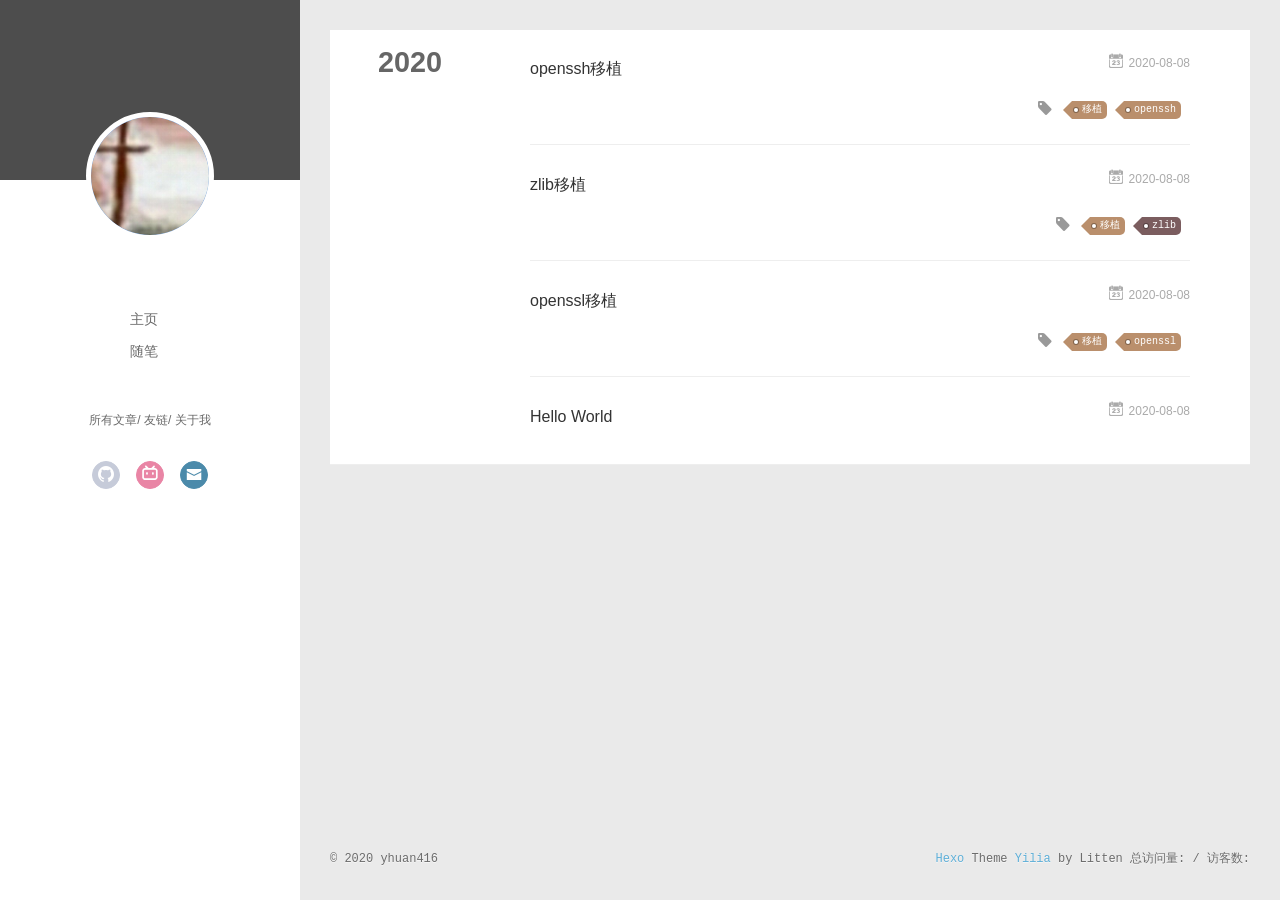
<file: archives/2020/08/index.html>
<!DOCTYPE html>
<html>
<head>
  <meta charset="utf-8">
  
<script>
var _hmt = _hmt || [];
(function() {
  var hm = document.createElement("script");
  hm.src = "https://hm.baidu.com/hm.js?85e80de7c28f6a222207e1ec0d5699f9";
  var s = document.getElementsByTagName("script")[0]; 
  s.parentNode.insertBefore(hm, s);
})();
</script>


  
  <meta name="renderer" content="webkit">
  <meta http-equiv="X-UA-Compatible" content="IE=edge" >
  <link rel="dns-prefetch" href="https://blog.yhuan.top">
  <title>Archives: 2020/8 | yHuan Personal Blog</title>
  <meta name="viewport" content="width=device-width, initial-scale=1, maximum-scale=1">
  <meta property="og:type" content="website">
<meta property="og:title" content="yHuan Personal Blog">
<meta property="og:url" content="https://blog.yhuan.top/archives/2020/08/index.html">
<meta property="og:site_name" content="yHuan Personal Blog">
<meta property="og:locale" content="zh_CN">
<meta property="article:author" content="yhuan416">
<meta name="twitter:card" content="summary">
  
    <link rel="alternative" href="/atom.xml" title="yHuan Personal Blog" type="application/atom+xml">
  
  
    <link rel="icon" href="/favicon.png">
  
  <link rel="stylesheet" type="text/css" href="/./main.0cf68a.css">
  <style type="text/css">
  
    #container.show {
      background: linear-gradient(200deg,#a0cfe4,#e8c37e);
    }
  </style>
  

  
<script>
var _hmt = _hmt || [];
(function() {
  var hm = document.createElement("script");
  hm.src = "https://hm.baidu.com/hm.js?85e80de7c28f6a222207e1ec0d5699f9";
  var s = document.getElementsByTagName("script")[0]; 
  s.parentNode.insertBefore(hm, s);
})();
</script>


<meta name="generator" content="Hexo 5.0.0"></head>

<body>
  <div id="container" q-class="show:isCtnShow">
    <canvas id="anm-canvas" class="anm-canvas"></canvas>
    <div class="left-col" q-class="show:isShow">
      
<div class="overlay" style="background: #4d4d4d"></div>
<div class="intrude-less">
	<header id="header" class="inner">
		<a href="/" class="profilepic">
			<img src="/img/头像.jpg" class="js-avatar">
		</a>
		<hgroup>
		  <h1 class="header-author"><a href="/"></a></h1>
		</hgroup>
		

		<nav class="header-menu">
			<ul>
			
				<li><a href="/">主页</a></li>
	        
				<li><a href="/tags/%E9%9A%8F%E7%AC%94/">随笔</a></li>
	        
			</ul>
		</nav>
		<nav class="header-smart-menu">
    		
    			
    			<a q-on="click: openSlider(e, 'innerArchive')" href="javascript:void(0)">所有文章</a>
    			
            
    			
    			<a q-on="click: openSlider(e, 'friends')" href="javascript:void(0)">友链</a>
    			
            
    			
    			<a q-on="click: openSlider(e, 'aboutme')" href="javascript:void(0)">关于我</a>
    			
            
		</nav>
		<nav class="header-nav">
			<div class="social">
				
					<a class="github" target="_blank" href="https://github.com/yhuan416" title="github"><i class="icon-github"></i></a>
		        
					<a class="bilibili" target="_blank" href="https://space.bilibili.com/25813269" title="bilibili"><i class="icon-bilibili"></i></a>
		        
					<a class="mail" target="_blank" href="mailto:1290635392@qq.com" title="mail"><i class="icon-mail"></i></a>
		        
			</div>
		</nav>
	</header>		
</div>

    </div>
    <div class="mid-col" q-class="show:isShow,hide:isShow|isFalse">
      
<nav id="mobile-nav">
  	<div class="overlay js-overlay" style="background: #4d4d4d"></div>
	<div class="btnctn js-mobile-btnctn">
  		<div class="slider-trigger list" q-on="click: openSlider(e)"><i class="icon icon-sort"></i></div>
	</div>
	<div class="intrude-less">
		<header id="header" class="inner">
			<div class="profilepic">
				<img src="/img/头像.jpg" class="js-avatar">
			</div>
			<hgroup>
			  <h1 class="header-author js-header-author"></h1>
			</hgroup>
			
			
			
				
			
				
			
			
			
			<nav class="header-nav">
				<div class="social">
					
						<a class="github" target="_blank" href="https://github.com/yhuan416" title="github"><i class="icon-github"></i></a>
			        
						<a class="bilibili" target="_blank" href="https://space.bilibili.com/25813269" title="bilibili"><i class="icon-bilibili"></i></a>
			        
						<a class="mail" target="_blank" href="mailto:1290635392@qq.com" title="mail"><i class="icon-mail"></i></a>
			        
				</div>
			</nav>

			<nav class="header-menu js-header-menu">
				<ul style="width: 50%">
				
				
					<li style="width: 50%"><a href="/">主页</a></li>
		        
					<li style="width: 50%"><a href="/tags/%E9%9A%8F%E7%AC%94/">随笔</a></li>
		        
				</ul>
			</nav>
		</header>				
	</div>
	<div class="mobile-mask" style="display:none" q-show="isShow"></div>
</nav>

      <div id="wrapper" class="body-wrap">
        <div class="menu-l">
          <div class="canvas-wrap">
            <canvas data-colors="#eaeaea" data-sectionHeight="100" data-contentId="js-content" id="myCanvas1" class="anm-canvas"></canvas>
          </div>
          <div id="js-content" class="content-ll">
            
  
  
    
    
      
      
      <section class="archives-wrap">
        <div class="archive-year-wrap">
          <a href="/archives/2020" class="archive-year">2020</a>
        </div>
        <div class="archives">
    
    <article class="archive-article archive-type-post">
  <div class="archive-article-inner">
    <header class="archive-article-header">
      	<div class="article-meta">
	      	<a href="/2020/08/08/openssh%E7%A7%BB%E6%A4%8D/" class="archive-article-date">
  	<time datetime="2020-08-08T15:58:29.000Z" itemprop="datePublished"><i class="icon-calendar icon"></i>2020-08-08</time>
</a>
        </div>
    	 
  
    <h1 itemprop="name">
      <a class="archive-article-title" href="/2020/08/08/openssh%E7%A7%BB%E6%A4%8D/">openssh移植</a>
    </h1>
  

        <div class="article-info info-on-right">
          
	<div class="article-tag tagcloud">
		<i class="icon-price-tags icon"></i>
		<ul class="article-tag-list">
			 
        		<li class="article-tag-list-item">
        			<a href="javascript:void(0)" class="js-tag article-tag-list-link color3">移植</a>
        		</li>
      		 
        		<li class="article-tag-list-item">
        			<a href="javascript:void(0)" class="js-tag article-tag-list-link color3">openssh</a>
        		</li>
      		
		</ul>
	</div>

          

        </div>
        <div class="clearfix"></div>
    </header>
  </div>
</article>
  
    
    
    <article class="archive-article archive-type-post">
  <div class="archive-article-inner">
    <header class="archive-article-header">
      	<div class="article-meta">
	      	<a href="/2020/08/08/zlib%E7%A7%BB%E6%A4%8D/" class="archive-article-date">
  	<time datetime="2020-08-08T15:39:25.000Z" itemprop="datePublished"><i class="icon-calendar icon"></i>2020-08-08</time>
</a>
        </div>
    	 
  
    <h1 itemprop="name">
      <a class="archive-article-title" href="/2020/08/08/zlib%E7%A7%BB%E6%A4%8D/">zlib移植</a>
    </h1>
  

        <div class="article-info info-on-right">
          
	<div class="article-tag tagcloud">
		<i class="icon-price-tags icon"></i>
		<ul class="article-tag-list">
			 
        		<li class="article-tag-list-item">
        			<a href="javascript:void(0)" class="js-tag article-tag-list-link color3">移植</a>
        		</li>
      		 
        		<li class="article-tag-list-item">
        			<a href="javascript:void(0)" class="js-tag article-tag-list-link color5">zlib</a>
        		</li>
      		
		</ul>
	</div>

          

        </div>
        <div class="clearfix"></div>
    </header>
  </div>
</article>
  
    
    
    <article class="archive-article archive-type-post">
  <div class="archive-article-inner">
    <header class="archive-article-header">
      	<div class="article-meta">
	      	<a href="/2020/08/08/openssl%E7%A7%BB%E6%A4%8D/" class="archive-article-date">
  	<time datetime="2020-08-08T15:10:01.000Z" itemprop="datePublished"><i class="icon-calendar icon"></i>2020-08-08</time>
</a>
        </div>
    	 
  
    <h1 itemprop="name">
      <a class="archive-article-title" href="/2020/08/08/openssl%E7%A7%BB%E6%A4%8D/">openssl移植</a>
    </h1>
  

        <div class="article-info info-on-right">
          
	<div class="article-tag tagcloud">
		<i class="icon-price-tags icon"></i>
		<ul class="article-tag-list">
			 
        		<li class="article-tag-list-item">
        			<a href="javascript:void(0)" class="js-tag article-tag-list-link color3">移植</a>
        		</li>
      		 
        		<li class="article-tag-list-item">
        			<a href="javascript:void(0)" class="js-tag article-tag-list-link color3">openssl</a>
        		</li>
      		
		</ul>
	</div>

          

        </div>
        <div class="clearfix"></div>
    </header>
  </div>
</article>
  
    
    
    <article class="archive-article archive-type-post">
  <div class="archive-article-inner">
    <header class="archive-article-header">
      	<div class="article-meta">
	      	<a href="/2020/08/08/hello-world/" class="archive-article-date">
  	<time datetime="2020-08-08T14:23:38.701Z" itemprop="datePublished"><i class="icon-calendar icon"></i>2020-08-08</time>
</a>
        </div>
    	 
  
    <h1 itemprop="name">
      <a class="archive-article-title" href="/2020/08/08/hello-world/">Hello World</a>
    </h1>
  

        <div class="article-info info-on-right">
          
          

        </div>
        <div class="clearfix"></div>
    </header>
  </div>
</article>
  
  
    </div></section>
  

    


          </div>
        </div>
      </div>
      <footer id="footer">
  <div class="outer">
    <div id="footer-info">
    	<div class="footer-left">
    		&copy; 2020 yhuan416
    	</div>
      	<div class="footer-right">
      		<a href="http://hexo.io/" target="_blank">Hexo</a>  Theme <a href="https://github.com/litten/hexo-theme-yilia" target="_blank">Yilia</a> by Litten
			<!-- # PV方式，单个用户连续点击 n 篇，记录 n 次记录值 -->
			<span id="busuanzi_container_site_pv"> 总访问量: <span id="busuanzi_value_site_pv"></span> /</span>
			<!-- # UV方式，单个用户连续点击 n 篇，记录 1 次记录值 -->
			<span id="busuanzi_container_site_uv">  访客数:<span id="busuanzi_value_site_uv"></span></span>
		</div>
    </div>
  </div>
</footer>
    </div>
    <script>
	var yiliaConfig = {
		mathjax: false,
		isHome: false,
		isPost: false,
		isArchive: true,
		isTag: false,
		isCategory: false,
		open_in_new: false,
		toc_hide_index: true,
		root: "/",
		innerArchive: true,
		showTags: false
	}
</script>

<script async src="//busuanzi.ibruce.info/busuanzi/2.3/busuanzi.pure.mini.js"></script>


<script>!function(t){function n(e){if(r[e])return r[e].exports;var i=r[e]={exports:{},id:e,loaded:!1};return t[e].call(i.exports,i,i.exports,n),i.loaded=!0,i.exports}var r={};n.m=t,n.c=r,n.p="./",n(0)}([function(t,n,r){r(195),t.exports=r(191)},function(t,n,r){var e=r(3),i=r(52),o=r(27),u=r(28),c=r(53),f="prototype",a=function(t,n,r){var s,l,h,v,p=t&a.F,d=t&a.G,y=t&a.S,g=t&a.P,b=t&a.B,m=d?e:y?e[n]||(e[n]={}):(e[n]||{})[f],x=d?i:i[n]||(i[n]={}),w=x[f]||(x[f]={});d&&(r=n);for(s in r)l=!p&&m&&void 0!==m[s],h=(l?m:r)[s],v=b&&l?c(h,e):g&&"function"==typeof h?c(Function.call,h):h,m&&u(m,s,h,t&a.U),x[s]!=h&&o(x,s,v),g&&w[s]!=h&&(w[s]=h)};e.core=i,a.F=1,a.G=2,a.S=4,a.P=8,a.B=16,a.W=32,a.U=64,a.R=128,t.exports=a},function(t,n,r){var e=r(6);t.exports=function(t){if(!e(t))throw TypeError(t+" is not an object!");return t}},function(t,n){var r=t.exports="undefined"!=typeof window&&window.Math==Math?window:"undefined"!=typeof self&&self.Math==Math?self:Function("return this")();"number"==typeof __g&&(__g=r)},function(t,n){t.exports=function(t){try{return!!t()}catch(t){return!0}}},function(t,n){var r=t.exports="undefined"!=typeof window&&window.Math==Math?window:"undefined"!=typeof self&&self.Math==Math?self:Function("return this")();"number"==typeof __g&&(__g=r)},function(t,n){t.exports=function(t){return"object"==typeof t?null!==t:"function"==typeof t}},function(t,n,r){var e=r(126)("wks"),i=r(76),o=r(3).Symbol,u="function"==typeof o;(t.exports=function(t){return e[t]||(e[t]=u&&o[t]||(u?o:i)("Symbol."+t))}).store=e},function(t,n){var r={}.hasOwnProperty;t.exports=function(t,n){return r.call(t,n)}},function(t,n,r){var e=r(94),i=r(33);t.exports=function(t){return e(i(t))}},function(t,n,r){t.exports=!r(4)(function(){return 7!=Object.defineProperty({},"a",{get:function(){return 7}}).a})},function(t,n,r){var e=r(2),i=r(167),o=r(50),u=Object.defineProperty;n.f=r(10)?Object.defineProperty:function(t,n,r){if(e(t),n=o(n,!0),e(r),i)try{return u(t,n,r)}catch(t){}if("get"in r||"set"in r)throw TypeError("Accessors not supported!");return"value"in r&&(t[n]=r.value),t}},function(t,n,r){t.exports=!r(18)(function(){return 7!=Object.defineProperty({},"a",{get:function(){return 7}}).a})},function(t,n,r){var e=r(14),i=r(22);t.exports=r(12)?function(t,n,r){return e.f(t,n,i(1,r))}:function(t,n,r){return t[n]=r,t}},function(t,n,r){var e=r(20),i=r(58),o=r(42),u=Object.defineProperty;n.f=r(12)?Object.defineProperty:function(t,n,r){if(e(t),n=o(n,!0),e(r),i)try{return u(t,n,r)}catch(t){}if("get"in r||"set"in r)throw TypeError("Accessors not supported!");return"value"in r&&(t[n]=r.value),t}},function(t,n,r){var e=r(40)("wks"),i=r(23),o=r(5).Symbol,u="function"==typeof o;(t.exports=function(t){return e[t]||(e[t]=u&&o[t]||(u?o:i)("Symbol."+t))}).store=e},function(t,n,r){var e=r(67),i=Math.min;t.exports=function(t){return t>0?i(e(t),9007199254740991):0}},function(t,n,r){var e=r(46);t.exports=function(t){return Object(e(t))}},function(t,n){t.exports=function(t){try{return!!t()}catch(t){return!0}}},function(t,n,r){var e=r(63),i=r(34);t.exports=Object.keys||function(t){return e(t,i)}},function(t,n,r){var e=r(21);t.exports=function(t){if(!e(t))throw TypeError(t+" is not an object!");return t}},function(t,n){t.exports=function(t){return"object"==typeof t?null!==t:"function"==typeof t}},function(t,n){t.exports=function(t,n){return{enumerable:!(1&t),configurable:!(2&t),writable:!(4&t),value:n}}},function(t,n){var r=0,e=Math.random();t.exports=function(t){return"Symbol(".concat(void 0===t?"":t,")_",(++r+e).toString(36))}},function(t,n){var r={}.hasOwnProperty;t.exports=function(t,n){return r.call(t,n)}},function(t,n){var r=t.exports={version:"2.4.0"};"number"==typeof __e&&(__e=r)},function(t,n){t.exports=function(t){if("function"!=typeof t)throw TypeError(t+" is not a function!");return t}},function(t,n,r){var e=r(11),i=r(66);t.exports=r(10)?function(t,n,r){return e.f(t,n,i(1,r))}:function(t,n,r){return t[n]=r,t}},function(t,n,r){var e=r(3),i=r(27),o=r(24),u=r(76)("src"),c="toString",f=Function[c],a=(""+f).split(c);r(52).inspectSource=function(t){return f.call(t)},(t.exports=function(t,n,r,c){var f="function"==typeof r;f&&(o(r,"name")||i(r,"name",n)),t[n]!==r&&(f&&(o(r,u)||i(r,u,t[n]?""+t[n]:a.join(String(n)))),t===e?t[n]=r:c?t[n]?t[n]=r:i(t,n,r):(delete t[n],i(t,n,r)))})(Function.prototype,c,function(){return"function"==typeof this&&this[u]||f.call(this)})},function(t,n,r){var e=r(1),i=r(4),o=r(46),u=function(t,n,r,e){var i=String(o(t)),u="<"+n;return""!==r&&(u+=" "+r+'="'+String(e).replace(/"/g,"&quot;")+'"'),u+">"+i+"</"+n+">"};t.exports=function(t,n){var r={};r[t]=n(u),e(e.P+e.F*i(function(){var n=""[t]('"');return n!==n.toLowerCase()||n.split('"').length>3}),"String",r)}},function(t,n,r){var e=r(115),i=r(46);t.exports=function(t){return e(i(t))}},function(t,n,r){var e=r(116),i=r(66),o=r(30),u=r(50),c=r(24),f=r(167),a=Object.getOwnPropertyDescriptor;n.f=r(10)?a:function(t,n){if(t=o(t),n=u(n,!0),f)try{return a(t,n)}catch(t){}if(c(t,n))return i(!e.f.call(t,n),t[n])}},function(t,n,r){var e=r(24),i=r(17),o=r(145)("IE_PROTO"),u=Object.prototype;t.exports=Object.getPrototypeOf||function(t){return t=i(t),e(t,o)?t[o]:"function"==typeof t.constructor&&t instanceof t.constructor?t.constructor.prototype:t instanceof Object?u:null}},function(t,n){t.exports=function(t){if(void 0==t)throw TypeError("Can't call method on  "+t);return t}},function(t,n){t.exports="constructor,hasOwnProperty,isPrototypeOf,propertyIsEnumerable,toLocaleString,toString,valueOf".split(",")},function(t,n){t.exports={}},function(t,n){t.exports=!0},function(t,n){n.f={}.propertyIsEnumerable},function(t,n,r){var e=r(14).f,i=r(8),o=r(15)("toStringTag");t.exports=function(t,n,r){t&&!i(t=r?t:t.prototype,o)&&e(t,o,{configurable:!0,value:n})}},function(t,n,r){var e=r(40)("keys"),i=r(23);t.exports=function(t){return e[t]||(e[t]=i(t))}},function(t,n,r){var e=r(5),i="__core-js_shared__",o=e[i]||(e[i]={});t.exports=function(t){return o[t]||(o[t]={})}},function(t,n){var r=Math.ceil,e=Math.floor;t.exports=function(t){return isNaN(t=+t)?0:(t>0?e:r)(t)}},function(t,n,r){var e=r(21);t.exports=function(t,n){if(!e(t))return t;var r,i;if(n&&"function"==typeof(r=t.toString)&&!e(i=r.call(t)))return i;if("function"==typeof(r=t.valueOf)&&!e(i=r.call(t)))return i;if(!n&&"function"==typeof(r=t.toString)&&!e(i=r.call(t)))return i;throw TypeError("Can't convert object to primitive value")}},function(t,n,r){var e=r(5),i=r(25),o=r(36),u=r(44),c=r(14).f;t.exports=function(t){var n=i.Symbol||(i.Symbol=o?{}:e.Symbol||{});"_"==t.charAt(0)||t in n||c(n,t,{value:u.f(t)})}},function(t,n,r){n.f=r(15)},function(t,n){var r={}.toString;t.exports=function(t){return r.call(t).slice(8,-1)}},function(t,n){t.exports=function(t){if(void 0==t)throw TypeError("Can't call method on  "+t);return t}},function(t,n,r){var e=r(4);t.exports=function(t,n){return!!t&&e(function(){n?t.call(null,function(){},1):t.call(null)})}},function(t,n,r){var e=r(53),i=r(115),o=r(17),u=r(16),c=r(203);t.exports=function(t,n){var r=1==t,f=2==t,a=3==t,s=4==t,l=6==t,h=5==t||l,v=n||c;return function(n,c,p){for(var d,y,g=o(n),b=i(g),m=e(c,p,3),x=u(b.length),w=0,S=r?v(n,x):f?v(n,0):void 0;x>w;w++)if((h||w in b)&&(d=b[w],y=m(d,w,g),t))if(r)S[w]=y;else if(y)switch(t){case 3:return!0;case 5:return d;case 6:return w;case 2:S.push(d)}else if(s)return!1;return l?-1:a||s?s:S}}},function(t,n,r){var e=r(1),i=r(52),o=r(4);t.exports=function(t,n){var r=(i.Object||{})[t]||Object[t],u={};u[t]=n(r),e(e.S+e.F*o(function(){r(1)}),"Object",u)}},function(t,n,r){var e=r(6);t.exports=function(t,n){if(!e(t))return t;var r,i;if(n&&"function"==typeof(r=t.toString)&&!e(i=r.call(t)))return i;if("function"==typeof(r=t.valueOf)&&!e(i=r.call(t)))return i;if(!n&&"function"==typeof(r=t.toString)&&!e(i=r.call(t)))return i;throw TypeError("Can't convert object to primitive value")}},function(t,n,r){var e=r(5),i=r(25),o=r(91),u=r(13),c="prototype",f=function(t,n,r){var a,s,l,h=t&f.F,v=t&f.G,p=t&f.S,d=t&f.P,y=t&f.B,g=t&f.W,b=v?i:i[n]||(i[n]={}),m=b[c],x=v?e:p?e[n]:(e[n]||{})[c];v&&(r=n);for(a in r)(s=!h&&x&&void 0!==x[a])&&a in b||(l=s?x[a]:r[a],b[a]=v&&"function"!=typeof x[a]?r[a]:y&&s?o(l,e):g&&x[a]==l?function(t){var n=function(n,r,e){if(this instanceof t){switch(arguments.length){case 0:return new t;case 1:return new t(n);case 2:return new t(n,r)}return new t(n,r,e)}return t.apply(this,arguments)};return n[c]=t[c],n}(l):d&&"function"==typeof l?o(Function.call,l):l,d&&((b.virtual||(b.virtual={}))[a]=l,t&f.R&&m&&!m[a]&&u(m,a,l)))};f.F=1,f.G=2,f.S=4,f.P=8,f.B=16,f.W=32,f.U=64,f.R=128,t.exports=f},function(t,n){var r=t.exports={version:"2.4.0"};"number"==typeof __e&&(__e=r)},function(t,n,r){var e=r(26);t.exports=function(t,n,r){if(e(t),void 0===n)return t;switch(r){case 1:return function(r){return t.call(n,r)};case 2:return function(r,e){return t.call(n,r,e)};case 3:return function(r,e,i){return t.call(n,r,e,i)}}return function(){return t.apply(n,arguments)}}},function(t,n,r){var e=r(183),i=r(1),o=r(126)("metadata"),u=o.store||(o.store=new(r(186))),c=function(t,n,r){var i=u.get(t);if(!i){if(!r)return;u.set(t,i=new e)}var o=i.get(n);if(!o){if(!r)return;i.set(n,o=new e)}return o},f=function(t,n,r){var e=c(n,r,!1);return void 0!==e&&e.has(t)},a=function(t,n,r){var e=c(n,r,!1);return void 0===e?void 0:e.get(t)},s=function(t,n,r,e){c(r,e,!0).set(t,n)},l=function(t,n){var r=c(t,n,!1),e=[];return r&&r.forEach(function(t,n){e.push(n)}),e},h=function(t){return void 0===t||"symbol"==typeof t?t:String(t)},v=function(t){i(i.S,"Reflect",t)};t.exports={store:u,map:c,has:f,get:a,set:s,keys:l,key:h,exp:v}},function(t,n,r){"use strict";if(r(10)){var e=r(69),i=r(3),o=r(4),u=r(1),c=r(127),f=r(152),a=r(53),s=r(68),l=r(66),h=r(27),v=r(73),p=r(67),d=r(16),y=r(75),g=r(50),b=r(24),m=r(180),x=r(114),w=r(6),S=r(17),_=r(137),O=r(70),E=r(32),P=r(71).f,j=r(154),F=r(76),M=r(7),A=r(48),N=r(117),T=r(146),I=r(155),k=r(80),L=r(123),R=r(74),C=r(130),D=r(160),U=r(11),W=r(31),G=U.f,B=W.f,V=i.RangeError,z=i.TypeError,q=i.Uint8Array,K="ArrayBuffer",J="Shared"+K,Y="BYTES_PER_ELEMENT",H="prototype",$=Array[H],X=f.ArrayBuffer,Q=f.DataView,Z=A(0),tt=A(2),nt=A(3),rt=A(4),et=A(5),it=A(6),ot=N(!0),ut=N(!1),ct=I.values,ft=I.keys,at=I.entries,st=$.lastIndexOf,lt=$.reduce,ht=$.reduceRight,vt=$.join,pt=$.sort,dt=$.slice,yt=$.toString,gt=$.toLocaleString,bt=M("iterator"),mt=M("toStringTag"),xt=F("typed_constructor"),wt=F("def_constructor"),St=c.CONSTR,_t=c.TYPED,Ot=c.VIEW,Et="Wrong length!",Pt=A(1,function(t,n){return Tt(T(t,t[wt]),n)}),jt=o(function(){return 1===new q(new Uint16Array([1]).buffer)[0]}),Ft=!!q&&!!q[H].set&&o(function(){new q(1).set({})}),Mt=function(t,n){if(void 0===t)throw z(Et);var r=+t,e=d(t);if(n&&!m(r,e))throw V(Et);return e},At=function(t,n){var r=p(t);if(r<0||r%n)throw V("Wrong offset!");return r},Nt=function(t){if(w(t)&&_t in t)return t;throw z(t+" is not a typed array!")},Tt=function(t,n){if(!(w(t)&&xt in t))throw z("It is not a typed array constructor!");return new t(n)},It=function(t,n){return kt(T(t,t[wt]),n)},kt=function(t,n){for(var r=0,e=n.length,i=Tt(t,e);e>r;)i[r]=n[r++];return i},Lt=function(t,n,r){G(t,n,{get:function(){return this._d[r]}})},Rt=function(t){var n,r,e,i,o,u,c=S(t),f=arguments.length,s=f>1?arguments[1]:void 0,l=void 0!==s,h=j(c);if(void 0!=h&&!_(h)){for(u=h.call(c),e=[],n=0;!(o=u.next()).done;n++)e.push(o.value);c=e}for(l&&f>2&&(s=a(s,arguments[2],2)),n=0,r=d(c.length),i=Tt(this,r);r>n;n++)i[n]=l?s(c[n],n):c[n];return i},Ct=function(){for(var t=0,n=arguments.length,r=Tt(this,n);n>t;)r[t]=arguments[t++];return r},Dt=!!q&&o(function(){gt.call(new q(1))}),Ut=function(){return gt.apply(Dt?dt.call(Nt(this)):Nt(this),arguments)},Wt={copyWithin:function(t,n){return D.call(Nt(this),t,n,arguments.length>2?arguments[2]:void 0)},every:function(t){return rt(Nt(this),t,arguments.length>1?arguments[1]:void 0)},fill:function(t){return C.apply(Nt(this),arguments)},filter:function(t){return It(this,tt(Nt(this),t,arguments.length>1?arguments[1]:void 0))},find:function(t){return et(Nt(this),t,arguments.length>1?arguments[1]:void 0)},findIndex:function(t){return it(Nt(this),t,arguments.length>1?arguments[1]:void 0)},forEach:function(t){Z(Nt(this),t,arguments.length>1?arguments[1]:void 0)},indexOf:function(t){return ut(Nt(this),t,arguments.length>1?arguments[1]:void 0)},includes:function(t){return ot(Nt(this),t,arguments.length>1?arguments[1]:void 0)},join:function(t){return vt.apply(Nt(this),arguments)},lastIndexOf:function(t){return st.apply(Nt(this),arguments)},map:function(t){return Pt(Nt(this),t,arguments.length>1?arguments[1]:void 0)},reduce:function(t){return lt.apply(Nt(this),arguments)},reduceRight:function(t){return ht.apply(Nt(this),arguments)},reverse:function(){for(var t,n=this,r=Nt(n).length,e=Math.floor(r/2),i=0;i<e;)t=n[i],n[i++]=n[--r],n[r]=t;return n},some:function(t){return nt(Nt(this),t,arguments.length>1?arguments[1]:void 0)},sort:function(t){return pt.call(Nt(this),t)},subarray:function(t,n){var r=Nt(this),e=r.length,i=y(t,e);return new(T(r,r[wt]))(r.buffer,r.byteOffset+i*r.BYTES_PER_ELEMENT,d((void 0===n?e:y(n,e))-i))}},Gt=function(t,n){return It(this,dt.call(Nt(this),t,n))},Bt=function(t){Nt(this);var n=At(arguments[1],1),r=this.length,e=S(t),i=d(e.length),o=0;if(i+n>r)throw V(Et);for(;o<i;)this[n+o]=e[o++]},Vt={entries:function(){return at.call(Nt(this))},keys:function(){return ft.call(Nt(this))},values:function(){return ct.call(Nt(this))}},zt=function(t,n){return w(t)&&t[_t]&&"symbol"!=typeof n&&n in t&&String(+n)==String(n)},qt=function(t,n){return zt(t,n=g(n,!0))?l(2,t[n]):B(t,n)},Kt=function(t,n,r){return!(zt(t,n=g(n,!0))&&w(r)&&b(r,"value"))||b(r,"get")||b(r,"set")||r.configurable||b(r,"writable")&&!r.writable||b(r,"enumerable")&&!r.enumerable?G(t,n,r):(t[n]=r.value,t)};St||(W.f=qt,U.f=Kt),u(u.S+u.F*!St,"Object",{getOwnPropertyDescriptor:qt,defineProperty:Kt}),o(function(){yt.call({})})&&(yt=gt=function(){return vt.call(this)});var Jt=v({},Wt);v(Jt,Vt),h(Jt,bt,Vt.values),v(Jt,{slice:Gt,set:Bt,constructor:function(){},toString:yt,toLocaleString:Ut}),Lt(Jt,"buffer","b"),Lt(Jt,"byteOffset","o"),Lt(Jt,"byteLength","l"),Lt(Jt,"length","e"),G(Jt,mt,{get:function(){return this[_t]}}),t.exports=function(t,n,r,f){f=!!f;var a=t+(f?"Clamped":"")+"Array",l="Uint8Array"!=a,v="get"+t,p="set"+t,y=i[a],g=y||{},b=y&&E(y),m=!y||!c.ABV,S={},_=y&&y[H],j=function(t,r){var e=t._d;return e.v[v](r*n+e.o,jt)},F=function(t,r,e){var i=t._d;f&&(e=(e=Math.round(e))<0?0:e>255?255:255&e),i.v[p](r*n+i.o,e,jt)},M=function(t,n){G(t,n,{get:function(){return j(this,n)},set:function(t){return F(this,n,t)},enumerable:!0})};m?(y=r(function(t,r,e,i){s(t,y,a,"_d");var o,u,c,f,l=0,v=0;if(w(r)){if(!(r instanceof X||(f=x(r))==K||f==J))return _t in r?kt(y,r):Rt.call(y,r);o=r,v=At(e,n);var p=r.byteLength;if(void 0===i){if(p%n)throw V(Et);if((u=p-v)<0)throw V(Et)}else if((u=d(i)*n)+v>p)throw V(Et);c=u/n}else c=Mt(r,!0),u=c*n,o=new X(u);for(h(t,"_d",{b:o,o:v,l:u,e:c,v:new Q(o)});l<c;)M(t,l++)}),_=y[H]=O(Jt),h(_,"constructor",y)):L(function(t){new y(null),new y(t)},!0)||(y=r(function(t,r,e,i){s(t,y,a);var o;return w(r)?r instanceof X||(o=x(r))==K||o==J?void 0!==i?new g(r,At(e,n),i):void 0!==e?new g(r,At(e,n)):new g(r):_t in r?kt(y,r):Rt.call(y,r):new g(Mt(r,l))}),Z(b!==Function.prototype?P(g).concat(P(b)):P(g),function(t){t in y||h(y,t,g[t])}),y[H]=_,e||(_.constructor=y));var A=_[bt],N=!!A&&("values"==A.name||void 0==A.name),T=Vt.values;h(y,xt,!0),h(_,_t,a),h(_,Ot,!0),h(_,wt,y),(f?new y(1)[mt]==a:mt in _)||G(_,mt,{get:function(){return a}}),S[a]=y,u(u.G+u.W+u.F*(y!=g),S),u(u.S,a,{BYTES_PER_ELEMENT:n,from:Rt,of:Ct}),Y in _||h(_,Y,n),u(u.P,a,Wt),R(a),u(u.P+u.F*Ft,a,{set:Bt}),u(u.P+u.F*!N,a,Vt),u(u.P+u.F*(_.toString!=yt),a,{toString:yt}),u(u.P+u.F*o(function(){new y(1).slice()}),a,{slice:Gt}),u(u.P+u.F*(o(function(){return[1,2].toLocaleString()!=new y([1,2]).toLocaleString()})||!o(function(){_.toLocaleString.call([1,2])})),a,{toLocaleString:Ut}),k[a]=N?A:T,e||N||h(_,bt,T)}}else t.exports=function(){}},function(t,n){var r={}.toString;t.exports=function(t){return r.call(t).slice(8,-1)}},function(t,n,r){var e=r(21),i=r(5).document,o=e(i)&&e(i.createElement);t.exports=function(t){return o?i.createElement(t):{}}},function(t,n,r){t.exports=!r(12)&&!r(18)(function(){return 7!=Object.defineProperty(r(57)("div"),"a",{get:function(){return 7}}).a})},function(t,n,r){"use strict";var e=r(36),i=r(51),o=r(64),u=r(13),c=r(8),f=r(35),a=r(96),s=r(38),l=r(103),h=r(15)("iterator"),v=!([].keys&&"next"in[].keys()),p="keys",d="values",y=function(){return this};t.exports=function(t,n,r,g,b,m,x){a(r,n,g);var w,S,_,O=function(t){if(!v&&t in F)return F[t];switch(t){case p:case d:return function(){return new r(this,t)}}return function(){return new r(this,t)}},E=n+" Iterator",P=b==d,j=!1,F=t.prototype,M=F[h]||F["@@iterator"]||b&&F[b],A=M||O(b),N=b?P?O("entries"):A:void 0,T="Array"==n?F.entries||M:M;if(T&&(_=l(T.call(new t)))!==Object.prototype&&(s(_,E,!0),e||c(_,h)||u(_,h,y)),P&&M&&M.name!==d&&(j=!0,A=function(){return M.call(this)}),e&&!x||!v&&!j&&F[h]||u(F,h,A),f[n]=A,f[E]=y,b)if(w={values:P?A:O(d),keys:m?A:O(p),entries:N},x)for(S in w)S in F||o(F,S,w[S]);else i(i.P+i.F*(v||j),n,w);return w}},function(t,n,r){var e=r(20),i=r(100),o=r(34),u=r(39)("IE_PROTO"),c=function(){},f="prototype",a=function(){var t,n=r(57)("iframe"),e=o.length;for(n.style.display="none",r(93).appendChild(n),n.src="javascript:",t=n.contentWindow.document,t.open(),t.write("<script>document.F=Object<\/script>"),t.close(),a=t.F;e--;)delete a[f][o[e]];return a()};t.exports=Object.create||function(t,n){var r;return null!==t?(c[f]=e(t),r=new c,c[f]=null,r[u]=t):r=a(),void 0===n?r:i(r,n)}},function(t,n,r){var e=r(63),i=r(34).concat("length","prototype");n.f=Object.getOwnPropertyNames||function(t){return e(t,i)}},function(t,n){n.f=Object.getOwnPropertySymbols},function(t,n,r){var e=r(8),i=r(9),o=r(90)(!1),u=r(39)("IE_PROTO");t.exports=function(t,n){var r,c=i(t),f=0,a=[];for(r in c)r!=u&&e(c,r)&&a.push(r);for(;n.length>f;)e(c,r=n[f++])&&(~o(a,r)||a.push(r));return a}},function(t,n,r){t.exports=r(13)},function(t,n,r){var e=r(76)("meta"),i=r(6),o=r(24),u=r(11).f,c=0,f=Object.isExtensible||function(){return!0},a=!r(4)(function(){return f(Object.preventExtensions({}))}),s=function(t){u(t,e,{value:{i:"O"+ ++c,w:{}}})},l=function(t,n){if(!i(t))return"symbol"==typeof t?t:("string"==typeof t?"S":"P")+t;if(!o(t,e)){if(!f(t))return"F";if(!n)return"E";s(t)}return t[e].i},h=function(t,n){if(!o(t,e)){if(!f(t))return!0;if(!n)return!1;s(t)}return t[e].w},v=function(t){return a&&p.NEED&&f(t)&&!o(t,e)&&s(t),t},p=t.exports={KEY:e,NEED:!1,fastKey:l,getWeak:h,onFreeze:v}},function(t,n){t.exports=function(t,n){return{enumerable:!(1&t),configurable:!(2&t),writable:!(4&t),value:n}}},function(t,n){var r=Math.ceil,e=Math.floor;t.exports=function(t){return isNaN(t=+t)?0:(t>0?e:r)(t)}},function(t,n){t.exports=function(t,n,r,e){if(!(t instanceof n)||void 0!==e&&e in t)throw TypeError(r+": incorrect invocation!");return t}},function(t,n){t.exports=!1},function(t,n,r){var e=r(2),i=r(173),o=r(133),u=r(145)("IE_PROTO"),c=function(){},f="prototype",a=function(){var t,n=r(132)("iframe"),e=o.length;for(n.style.display="none",r(135).appendChild(n),n.src="javascript:",t=n.contentWindow.document,t.open(),t.write("<script>document.F=Object<\/script>"),t.close(),a=t.F;e--;)delete a[f][o[e]];return a()};t.exports=Object.create||function(t,n){var r;return null!==t?(c[f]=e(t),r=new c,c[f]=null,r[u]=t):r=a(),void 0===n?r:i(r,n)}},function(t,n,r){var e=r(175),i=r(133).concat("length","prototype");n.f=Object.getOwnPropertyNames||function(t){return e(t,i)}},function(t,n,r){var e=r(175),i=r(133);t.exports=Object.keys||function(t){return e(t,i)}},function(t,n,r){var e=r(28);t.exports=function(t,n,r){for(var i in n)e(t,i,n[i],r);return t}},function(t,n,r){"use strict";var e=r(3),i=r(11),o=r(10),u=r(7)("species");t.exports=function(t){var n=e[t];o&&n&&!n[u]&&i.f(n,u,{configurable:!0,get:function(){return this}})}},function(t,n,r){var e=r(67),i=Math.max,o=Math.min;t.exports=function(t,n){return t=e(t),t<0?i(t+n,0):o(t,n)}},function(t,n){var r=0,e=Math.random();t.exports=function(t){return"Symbol(".concat(void 0===t?"":t,")_",(++r+e).toString(36))}},function(t,n,r){var e=r(33);t.exports=function(t){return Object(e(t))}},function(t,n,r){var e=r(7)("unscopables"),i=Array.prototype;void 0==i[e]&&r(27)(i,e,{}),t.exports=function(t){i[e][t]=!0}},function(t,n,r){var e=r(53),i=r(169),o=r(137),u=r(2),c=r(16),f=r(154),a={},s={},n=t.exports=function(t,n,r,l,h){var v,p,d,y,g=h?function(){return t}:f(t),b=e(r,l,n?2:1),m=0;if("function"!=typeof g)throw TypeError(t+" is not iterable!");if(o(g)){for(v=c(t.length);v>m;m++)if((y=n?b(u(p=t[m])[0],p[1]):b(t[m]))===a||y===s)return y}else for(d=g.call(t);!(p=d.next()).done;)if((y=i(d,b,p.value,n))===a||y===s)return y};n.BREAK=a,n.RETURN=s},function(t,n){t.exports={}},function(t,n,r){var e=r(11).f,i=r(24),o=r(7)("toStringTag");t.exports=function(t,n,r){t&&!i(t=r?t:t.prototype,o)&&e(t,o,{configurable:!0,value:n})}},function(t,n,r){var e=r(1),i=r(46),o=r(4),u=r(150),c="["+u+"]",f="​",a=RegExp("^"+c+c+"*"),s=RegExp(c+c+"*$"),l=function(t,n,r){var i={},c=o(function(){return!!u[t]()||f[t]()!=f}),a=i[t]=c?n(h):u[t];r&&(i[r]=a),e(e.P+e.F*c,"String",i)},h=l.trim=function(t,n){return t=String(i(t)),1&n&&(t=t.replace(a,"")),2&n&&(t=t.replace(s,"")),t};t.exports=l},function(t,n,r){t.exports={default:r(86),__esModule:!0}},function(t,n,r){t.exports={default:r(87),__esModule:!0}},function(t,n,r){"use strict";function e(t){return t&&t.__esModule?t:{default:t}}n.__esModule=!0;var i=r(84),o=e(i),u=r(83),c=e(u),f="function"==typeof c.default&&"symbol"==typeof o.default?function(t){return typeof t}:function(t){return t&&"function"==typeof c.default&&t.constructor===c.default&&t!==c.default.prototype?"symbol":typeof t};n.default="function"==typeof c.default&&"symbol"===f(o.default)?function(t){return void 0===t?"undefined":f(t)}:function(t){return t&&"function"==typeof c.default&&t.constructor===c.default&&t!==c.default.prototype?"symbol":void 0===t?"undefined":f(t)}},function(t,n,r){r(110),r(108),r(111),r(112),t.exports=r(25).Symbol},function(t,n,r){r(109),r(113),t.exports=r(44).f("iterator")},function(t,n){t.exports=function(t){if("function"!=typeof t)throw TypeError(t+" is not a function!");return t}},function(t,n){t.exports=function(){}},function(t,n,r){var e=r(9),i=r(106),o=r(105);t.exports=function(t){return function(n,r,u){var c,f=e(n),a=i(f.length),s=o(u,a);if(t&&r!=r){for(;a>s;)if((c=f[s++])!=c)return!0}else for(;a>s;s++)if((t||s in f)&&f[s]===r)return t||s||0;return!t&&-1}}},function(t,n,r){var e=r(88);t.exports=function(t,n,r){if(e(t),void 0===n)return t;switch(r){case 1:return function(r){return t.call(n,r)};case 2:return function(r,e){return t.call(n,r,e)};case 3:return function(r,e,i){return t.call(n,r,e,i)}}return function(){return t.apply(n,arguments)}}},function(t,n,r){var e=r(19),i=r(62),o=r(37);t.exports=function(t){var n=e(t),r=i.f;if(r)for(var u,c=r(t),f=o.f,a=0;c.length>a;)f.call(t,u=c[a++])&&n.push(u);return n}},function(t,n,r){t.exports=r(5).document&&document.documentElement},function(t,n,r){var e=r(56);t.exports=Object("z").propertyIsEnumerable(0)?Object:function(t){return"String"==e(t)?t.split(""):Object(t)}},function(t,n,r){var e=r(56);t.exports=Array.isArray||function(t){return"Array"==e(t)}},function(t,n,r){"use strict";var e=r(60),i=r(22),o=r(38),u={};r(13)(u,r(15)("iterator"),function(){return this}),t.exports=function(t,n,r){t.prototype=e(u,{next:i(1,r)}),o(t,n+" Iterator")}},function(t,n){t.exports=function(t,n){return{value:n,done:!!t}}},function(t,n,r){var e=r(19),i=r(9);t.exports=function(t,n){for(var r,o=i(t),u=e(o),c=u.length,f=0;c>f;)if(o[r=u[f++]]===n)return r}},function(t,n,r){var e=r(23)("meta"),i=r(21),o=r(8),u=r(14).f,c=0,f=Object.isExtensible||function(){return!0},a=!r(18)(function(){return f(Object.preventExtensions({}))}),s=function(t){u(t,e,{value:{i:"O"+ ++c,w:{}}})},l=function(t,n){if(!i(t))return"symbol"==typeof t?t:("string"==typeof t?"S":"P")+t;if(!o(t,e)){if(!f(t))return"F";if(!n)return"E";s(t)}return t[e].i},h=function(t,n){if(!o(t,e)){if(!f(t))return!0;if(!n)return!1;s(t)}return t[e].w},v=function(t){return a&&p.NEED&&f(t)&&!o(t,e)&&s(t),t},p=t.exports={KEY:e,NEED:!1,fastKey:l,getWeak:h,onFreeze:v}},function(t,n,r){var e=r(14),i=r(20),o=r(19);t.exports=r(12)?Object.defineProperties:function(t,n){i(t);for(var r,u=o(n),c=u.length,f=0;c>f;)e.f(t,r=u[f++],n[r]);return t}},function(t,n,r){var e=r(37),i=r(22),o=r(9),u=r(42),c=r(8),f=r(58),a=Object.getOwnPropertyDescriptor;n.f=r(12)?a:function(t,n){if(t=o(t),n=u(n,!0),f)try{return a(t,n)}catch(t){}if(c(t,n))return i(!e.f.call(t,n),t[n])}},function(t,n,r){var e=r(9),i=r(61).f,o={}.toString,u="object"==typeof window&&window&&Object.getOwnPropertyNames?Object.getOwnPropertyNames(window):[],c=function(t){try{return i(t)}catch(t){return u.slice()}};t.exports.f=function(t){return u&&"[object Window]"==o.call(t)?c(t):i(e(t))}},function(t,n,r){var e=r(8),i=r(77),o=r(39)("IE_PROTO"),u=Object.prototype;t.exports=Object.getPrototypeOf||function(t){return t=i(t),e(t,o)?t[o]:"function"==typeof t.constructor&&t instanceof t.constructor?t.constructor.prototype:t instanceof Object?u:null}},function(t,n,r){var e=r(41),i=r(33);t.exports=function(t){return function(n,r){var o,u,c=String(i(n)),f=e(r),a=c.length;return f<0||f>=a?t?"":void 0:(o=c.charCodeAt(f),o<55296||o>56319||f+1===a||(u=c.charCodeAt(f+1))<56320||u>57343?t?c.charAt(f):o:t?c.slice(f,f+2):u-56320+(o-55296<<10)+65536)}}},function(t,n,r){var e=r(41),i=Math.max,o=Math.min;t.exports=function(t,n){return t=e(t),t<0?i(t+n,0):o(t,n)}},function(t,n,r){var e=r(41),i=Math.min;t.exports=function(t){return t>0?i(e(t),9007199254740991):0}},function(t,n,r){"use strict";var e=r(89),i=r(97),o=r(35),u=r(9);t.exports=r(59)(Array,"Array",function(t,n){this._t=u(t),this._i=0,this._k=n},function(){var t=this._t,n=this._k,r=this._i++;return!t||r>=t.length?(this._t=void 0,i(1)):"keys"==n?i(0,r):"values"==n?i(0,t[r]):i(0,[r,t[r]])},"values"),o.Arguments=o.Array,e("keys"),e("values"),e("entries")},function(t,n){},function(t,n,r){"use strict";var e=r(104)(!0);r(59)(String,"String",function(t){this._t=String(t),this._i=0},function(){var t,n=this._t,r=this._i;return r>=n.length?{value:void 0,done:!0}:(t=e(n,r),this._i+=t.length,{value:t,done:!1})})},function(t,n,r){"use strict";var e=r(5),i=r(8),o=r(12),u=r(51),c=r(64),f=r(99).KEY,a=r(18),s=r(40),l=r(38),h=r(23),v=r(15),p=r(44),d=r(43),y=r(98),g=r(92),b=r(95),m=r(20),x=r(9),w=r(42),S=r(22),_=r(60),O=r(102),E=r(101),P=r(14),j=r(19),F=E.f,M=P.f,A=O.f,N=e.Symbol,T=e.JSON,I=T&&T.stringify,k="prototype",L=v("_hidden"),R=v("toPrimitive"),C={}.propertyIsEnumerable,D=s("symbol-registry"),U=s("symbols"),W=s("op-symbols"),G=Object[k],B="function"==typeof N,V=e.QObject,z=!V||!V[k]||!V[k].findChild,q=o&&a(function(){return 7!=_(M({},"a",{get:function(){return M(this,"a",{value:7}).a}})).a})?function(t,n,r){var e=F(G,n);e&&delete G[n],M(t,n,r),e&&t!==G&&M(G,n,e)}:M,K=function(t){var n=U[t]=_(N[k]);return n._k=t,n},J=B&&"symbol"==typeof N.iterator?function(t){return"symbol"==typeof t}:function(t){return t instanceof N},Y=function(t,n,r){return t===G&&Y(W,n,r),m(t),n=w(n,!0),m(r),i(U,n)?(r.enumerable?(i(t,L)&&t[L][n]&&(t[L][n]=!1),r=_(r,{enumerable:S(0,!1)})):(i(t,L)||M(t,L,S(1,{})),t[L][n]=!0),q(t,n,r)):M(t,n,r)},H=function(t,n){m(t);for(var r,e=g(n=x(n)),i=0,o=e.length;o>i;)Y(t,r=e[i++],n[r]);return t},$=function(t,n){return void 0===n?_(t):H(_(t),n)},X=function(t){var n=C.call(this,t=w(t,!0));return!(this===G&&i(U,t)&&!i(W,t))&&(!(n||!i(this,t)||!i(U,t)||i(this,L)&&this[L][t])||n)},Q=function(t,n){if(t=x(t),n=w(n,!0),t!==G||!i(U,n)||i(W,n)){var r=F(t,n);return!r||!i(U,n)||i(t,L)&&t[L][n]||(r.enumerable=!0),r}},Z=function(t){for(var n,r=A(x(t)),e=[],o=0;r.length>o;)i(U,n=r[o++])||n==L||n==f||e.push(n);return e},tt=function(t){for(var n,r=t===G,e=A(r?W:x(t)),o=[],u=0;e.length>u;)!i(U,n=e[u++])||r&&!i(G,n)||o.push(U[n]);return o};B||(N=function(){if(this instanceof N)throw TypeError("Symbol is not a constructor!");var t=h(arguments.length>0?arguments[0]:void 0),n=function(r){this===G&&n.call(W,r),i(this,L)&&i(this[L],t)&&(this[L][t]=!1),q(this,t,S(1,r))};return o&&z&&q(G,t,{configurable:!0,set:n}),K(t)},c(N[k],"toString",function(){return this._k}),E.f=Q,P.f=Y,r(61).f=O.f=Z,r(37).f=X,r(62).f=tt,o&&!r(36)&&c(G,"propertyIsEnumerable",X,!0),p.f=function(t){return K(v(t))}),u(u.G+u.W+u.F*!B,{Symbol:N});for(var nt="hasInstance,isConcatSpreadable,iterator,match,replace,search,species,split,toPrimitive,toStringTag,unscopables".split(","),rt=0;nt.length>rt;)v(nt[rt++]);for(var nt=j(v.store),rt=0;nt.length>rt;)d(nt[rt++]);u(u.S+u.F*!B,"Symbol",{for:function(t){return i(D,t+="")?D[t]:D[t]=N(t)},keyFor:function(t){if(J(t))return y(D,t);throw TypeError(t+" is not a symbol!")},useSetter:function(){z=!0},useSimple:function(){z=!1}}),u(u.S+u.F*!B,"Object",{create:$,defineProperty:Y,defineProperties:H,getOwnPropertyDescriptor:Q,getOwnPropertyNames:Z,getOwnPropertySymbols:tt}),T&&u(u.S+u.F*(!B||a(function(){var t=N();return"[null]"!=I([t])||"{}"!=I({a:t})||"{}"!=I(Object(t))})),"JSON",{stringify:function(t){if(void 0!==t&&!J(t)){for(var n,r,e=[t],i=1;arguments.length>i;)e.push(arguments[i++]);return n=e[1],"function"==typeof n&&(r=n),!r&&b(n)||(n=function(t,n){if(r&&(n=r.call(this,t,n)),!J(n))return n}),e[1]=n,I.apply(T,e)}}}),N[k][R]||r(13)(N[k],R,N[k].valueOf),l(N,"Symbol"),l(Math,"Math",!0),l(e.JSON,"JSON",!0)},function(t,n,r){r(43)("asyncIterator")},function(t,n,r){r(43)("observable")},function(t,n,r){r(107);for(var e=r(5),i=r(13),o=r(35),u=r(15)("toStringTag"),c=["NodeList","DOMTokenList","MediaList","StyleSheetList","CSSRuleList"],f=0;f<5;f++){var a=c[f],s=e[a],l=s&&s.prototype;l&&!l[u]&&i(l,u,a),o[a]=o.Array}},function(t,n,r){var e=r(45),i=r(7)("toStringTag"),o="Arguments"==e(function(){return arguments}()),u=function(t,n){try{return t[n]}catch(t){}};t.exports=function(t){var n,r,c;return void 0===t?"Undefined":null===t?"Null":"string"==typeof(r=u(n=Object(t),i))?r:o?e(n):"Object"==(c=e(n))&&"function"==typeof n.callee?"Arguments":c}},function(t,n,r){var e=r(45);t.exports=Object("z").propertyIsEnumerable(0)?Object:function(t){return"String"==e(t)?t.split(""):Object(t)}},function(t,n){n.f={}.propertyIsEnumerable},function(t,n,r){var e=r(30),i=r(16),o=r(75);t.exports=function(t){return function(n,r,u){var c,f=e(n),a=i(f.length),s=o(u,a);if(t&&r!=r){for(;a>s;)if((c=f[s++])!=c)return!0}else for(;a>s;s++)if((t||s in f)&&f[s]===r)return t||s||0;return!t&&-1}}},function(t,n,r){"use strict";var e=r(3),i=r(1),o=r(28),u=r(73),c=r(65),f=r(79),a=r(68),s=r(6),l=r(4),h=r(123),v=r(81),p=r(136);t.exports=function(t,n,r,d,y,g){var b=e[t],m=b,x=y?"set":"add",w=m&&m.prototype,S={},_=function(t){var n=w[t];o(w,t,"delete"==t?function(t){return!(g&&!s(t))&&n.call(this,0===t?0:t)}:"has"==t?function(t){return!(g&&!s(t))&&n.call(this,0===t?0:t)}:"get"==t?function(t){return g&&!s(t)?void 0:n.call(this,0===t?0:t)}:"add"==t?function(t){return n.call(this,0===t?0:t),this}:function(t,r){return n.call(this,0===t?0:t,r),this})};if("function"==typeof m&&(g||w.forEach&&!l(function(){(new m).entries().next()}))){var O=new m,E=O[x](g?{}:-0,1)!=O,P=l(function(){O.has(1)}),j=h(function(t){new m(t)}),F=!g&&l(function(){for(var t=new m,n=5;n--;)t[x](n,n);return!t.has(-0)});j||(m=n(function(n,r){a(n,m,t);var e=p(new b,n,m);return void 0!=r&&f(r,y,e[x],e),e}),m.prototype=w,w.constructor=m),(P||F)&&(_("delete"),_("has"),y&&_("get")),(F||E)&&_(x),g&&w.clear&&delete w.clear}else m=d.getConstructor(n,t,y,x),u(m.prototype,r),c.NEED=!0;return v(m,t),S[t]=m,i(i.G+i.W+i.F*(m!=b),S),g||d.setStrong(m,t,y),m}},function(t,n,r){"use strict";var e=r(27),i=r(28),o=r(4),u=r(46),c=r(7);t.exports=function(t,n,r){var f=c(t),a=r(u,f,""[t]),s=a[0],l=a[1];o(function(){var n={};return n[f]=function(){return 7},7!=""[t](n)})&&(i(String.prototype,t,s),e(RegExp.prototype,f,2==n?function(t,n){return l.call(t,this,n)}:function(t){return l.call(t,this)}))}
},function(t,n,r){"use strict";var e=r(2);t.exports=function(){var t=e(this),n="";return t.global&&(n+="g"),t.ignoreCase&&(n+="i"),t.multiline&&(n+="m"),t.unicode&&(n+="u"),t.sticky&&(n+="y"),n}},function(t,n){t.exports=function(t,n,r){var e=void 0===r;switch(n.length){case 0:return e?t():t.call(r);case 1:return e?t(n[0]):t.call(r,n[0]);case 2:return e?t(n[0],n[1]):t.call(r,n[0],n[1]);case 3:return e?t(n[0],n[1],n[2]):t.call(r,n[0],n[1],n[2]);case 4:return e?t(n[0],n[1],n[2],n[3]):t.call(r,n[0],n[1],n[2],n[3])}return t.apply(r,n)}},function(t,n,r){var e=r(6),i=r(45),o=r(7)("match");t.exports=function(t){var n;return e(t)&&(void 0!==(n=t[o])?!!n:"RegExp"==i(t))}},function(t,n,r){var e=r(7)("iterator"),i=!1;try{var o=[7][e]();o.return=function(){i=!0},Array.from(o,function(){throw 2})}catch(t){}t.exports=function(t,n){if(!n&&!i)return!1;var r=!1;try{var o=[7],u=o[e]();u.next=function(){return{done:r=!0}},o[e]=function(){return u},t(o)}catch(t){}return r}},function(t,n,r){t.exports=r(69)||!r(4)(function(){var t=Math.random();__defineSetter__.call(null,t,function(){}),delete r(3)[t]})},function(t,n){n.f=Object.getOwnPropertySymbols},function(t,n,r){var e=r(3),i="__core-js_shared__",o=e[i]||(e[i]={});t.exports=function(t){return o[t]||(o[t]={})}},function(t,n,r){for(var e,i=r(3),o=r(27),u=r(76),c=u("typed_array"),f=u("view"),a=!(!i.ArrayBuffer||!i.DataView),s=a,l=0,h="Int8Array,Uint8Array,Uint8ClampedArray,Int16Array,Uint16Array,Int32Array,Uint32Array,Float32Array,Float64Array".split(",");l<9;)(e=i[h[l++]])?(o(e.prototype,c,!0),o(e.prototype,f,!0)):s=!1;t.exports={ABV:a,CONSTR:s,TYPED:c,VIEW:f}},function(t,n){"use strict";var r={versions:function(){var t=window.navigator.userAgent;return{trident:t.indexOf("Trident")>-1,presto:t.indexOf("Presto")>-1,webKit:t.indexOf("AppleWebKit")>-1,gecko:t.indexOf("Gecko")>-1&&-1==t.indexOf("KHTML"),mobile:!!t.match(/AppleWebKit.*Mobile.*/),ios:!!t.match(/\(i[^;]+;( U;)? CPU.+Mac OS X/),android:t.indexOf("Android")>-1||t.indexOf("Linux")>-1,iPhone:t.indexOf("iPhone")>-1||t.indexOf("Mac")>-1,iPad:t.indexOf("iPad")>-1,webApp:-1==t.indexOf("Safari"),weixin:-1==t.indexOf("MicroMessenger")}}()};t.exports=r},function(t,n,r){"use strict";var e=r(85),i=function(t){return t&&t.__esModule?t:{default:t}}(e),o=function(){function t(t,n,e){return n||e?String.fromCharCode(n||e):r[t]||t}function n(t){return e[t]}var r={"&quot;":'"',"&lt;":"<","&gt;":">","&amp;":"&","&nbsp;":" "},e={};for(var u in r)e[r[u]]=u;return r["&apos;"]="'",e["'"]="&#39;",{encode:function(t){return t?(""+t).replace(/['<> "&]/g,n).replace(/\r?\n/g,"<br/>").replace(/\s/g,"&nbsp;"):""},decode:function(n){return n?(""+n).replace(/<br\s*\/?>/gi,"\n").replace(/&quot;|&lt;|&gt;|&amp;|&nbsp;|&apos;|&#(\d+);|&#(\d+)/g,t).replace(/\u00a0/g," "):""},encodeBase16:function(t){if(!t)return t;t+="";for(var n=[],r=0,e=t.length;e>r;r++)n.push(t.charCodeAt(r).toString(16).toUpperCase());return n.join("")},encodeBase16forJSON:function(t){if(!t)return t;t=t.replace(/[\u4E00-\u9FBF]/gi,function(t){return escape(t).replace("%u","\\u")});for(var n=[],r=0,e=t.length;e>r;r++)n.push(t.charCodeAt(r).toString(16).toUpperCase());return n.join("")},decodeBase16:function(t){if(!t)return t;t+="";for(var n=[],r=0,e=t.length;e>r;r+=2)n.push(String.fromCharCode("0x"+t.slice(r,r+2)));return n.join("")},encodeObject:function(t){if(t instanceof Array)for(var n=0,r=t.length;r>n;n++)t[n]=o.encodeObject(t[n]);else if("object"==(void 0===t?"undefined":(0,i.default)(t)))for(var e in t)t[e]=o.encodeObject(t[e]);else if("string"==typeof t)return o.encode(t);return t},loadScript:function(t){var n=document.createElement("script");document.getElementsByTagName("body")[0].appendChild(n),n.setAttribute("src",t)},addLoadEvent:function(t){var n=window.onload;"function"!=typeof window.onload?window.onload=t:window.onload=function(){n(),t()}}}}();t.exports=o},function(t,n,r){"use strict";var e=r(17),i=r(75),o=r(16);t.exports=function(t){for(var n=e(this),r=o(n.length),u=arguments.length,c=i(u>1?arguments[1]:void 0,r),f=u>2?arguments[2]:void 0,a=void 0===f?r:i(f,r);a>c;)n[c++]=t;return n}},function(t,n,r){"use strict";var e=r(11),i=r(66);t.exports=function(t,n,r){n in t?e.f(t,n,i(0,r)):t[n]=r}},function(t,n,r){var e=r(6),i=r(3).document,o=e(i)&&e(i.createElement);t.exports=function(t){return o?i.createElement(t):{}}},function(t,n){t.exports="constructor,hasOwnProperty,isPrototypeOf,propertyIsEnumerable,toLocaleString,toString,valueOf".split(",")},function(t,n,r){var e=r(7)("match");t.exports=function(t){var n=/./;try{"/./"[t](n)}catch(r){try{return n[e]=!1,!"/./"[t](n)}catch(t){}}return!0}},function(t,n,r){t.exports=r(3).document&&document.documentElement},function(t,n,r){var e=r(6),i=r(144).set;t.exports=function(t,n,r){var o,u=n.constructor;return u!==r&&"function"==typeof u&&(o=u.prototype)!==r.prototype&&e(o)&&i&&i(t,o),t}},function(t,n,r){var e=r(80),i=r(7)("iterator"),o=Array.prototype;t.exports=function(t){return void 0!==t&&(e.Array===t||o[i]===t)}},function(t,n,r){var e=r(45);t.exports=Array.isArray||function(t){return"Array"==e(t)}},function(t,n,r){"use strict";var e=r(70),i=r(66),o=r(81),u={};r(27)(u,r(7)("iterator"),function(){return this}),t.exports=function(t,n,r){t.prototype=e(u,{next:i(1,r)}),o(t,n+" Iterator")}},function(t,n,r){"use strict";var e=r(69),i=r(1),o=r(28),u=r(27),c=r(24),f=r(80),a=r(139),s=r(81),l=r(32),h=r(7)("iterator"),v=!([].keys&&"next"in[].keys()),p="keys",d="values",y=function(){return this};t.exports=function(t,n,r,g,b,m,x){a(r,n,g);var w,S,_,O=function(t){if(!v&&t in F)return F[t];switch(t){case p:case d:return function(){return new r(this,t)}}return function(){return new r(this,t)}},E=n+" Iterator",P=b==d,j=!1,F=t.prototype,M=F[h]||F["@@iterator"]||b&&F[b],A=M||O(b),N=b?P?O("entries"):A:void 0,T="Array"==n?F.entries||M:M;if(T&&(_=l(T.call(new t)))!==Object.prototype&&(s(_,E,!0),e||c(_,h)||u(_,h,y)),P&&M&&M.name!==d&&(j=!0,A=function(){return M.call(this)}),e&&!x||!v&&!j&&F[h]||u(F,h,A),f[n]=A,f[E]=y,b)if(w={values:P?A:O(d),keys:m?A:O(p),entries:N},x)for(S in w)S in F||o(F,S,w[S]);else i(i.P+i.F*(v||j),n,w);return w}},function(t,n){var r=Math.expm1;t.exports=!r||r(10)>22025.465794806718||r(10)<22025.465794806718||-2e-17!=r(-2e-17)?function(t){return 0==(t=+t)?t:t>-1e-6&&t<1e-6?t+t*t/2:Math.exp(t)-1}:r},function(t,n){t.exports=Math.sign||function(t){return 0==(t=+t)||t!=t?t:t<0?-1:1}},function(t,n,r){var e=r(3),i=r(151).set,o=e.MutationObserver||e.WebKitMutationObserver,u=e.process,c=e.Promise,f="process"==r(45)(u);t.exports=function(){var t,n,r,a=function(){var e,i;for(f&&(e=u.domain)&&e.exit();t;){i=t.fn,t=t.next;try{i()}catch(e){throw t?r():n=void 0,e}}n=void 0,e&&e.enter()};if(f)r=function(){u.nextTick(a)};else if(o){var s=!0,l=document.createTextNode("");new o(a).observe(l,{characterData:!0}),r=function(){l.data=s=!s}}else if(c&&c.resolve){var h=c.resolve();r=function(){h.then(a)}}else r=function(){i.call(e,a)};return function(e){var i={fn:e,next:void 0};n&&(n.next=i),t||(t=i,r()),n=i}}},function(t,n,r){var e=r(6),i=r(2),o=function(t,n){if(i(t),!e(n)&&null!==n)throw TypeError(n+": can't set as prototype!")};t.exports={set:Object.setPrototypeOf||("__proto__"in{}?function(t,n,e){try{e=r(53)(Function.call,r(31).f(Object.prototype,"__proto__").set,2),e(t,[]),n=!(t instanceof Array)}catch(t){n=!0}return function(t,r){return o(t,r),n?t.__proto__=r:e(t,r),t}}({},!1):void 0),check:o}},function(t,n,r){var e=r(126)("keys"),i=r(76);t.exports=function(t){return e[t]||(e[t]=i(t))}},function(t,n,r){var e=r(2),i=r(26),o=r(7)("species");t.exports=function(t,n){var r,u=e(t).constructor;return void 0===u||void 0==(r=e(u)[o])?n:i(r)}},function(t,n,r){var e=r(67),i=r(46);t.exports=function(t){return function(n,r){var o,u,c=String(i(n)),f=e(r),a=c.length;return f<0||f>=a?t?"":void 0:(o=c.charCodeAt(f),o<55296||o>56319||f+1===a||(u=c.charCodeAt(f+1))<56320||u>57343?t?c.charAt(f):o:t?c.slice(f,f+2):u-56320+(o-55296<<10)+65536)}}},function(t,n,r){var e=r(122),i=r(46);t.exports=function(t,n,r){if(e(n))throw TypeError("String#"+r+" doesn't accept regex!");return String(i(t))}},function(t,n,r){"use strict";var e=r(67),i=r(46);t.exports=function(t){var n=String(i(this)),r="",o=e(t);if(o<0||o==1/0)throw RangeError("Count can't be negative");for(;o>0;(o>>>=1)&&(n+=n))1&o&&(r+=n);return r}},function(t,n){t.exports="\t\n\v\f\r   ᠎             　\u2028\u2029\ufeff"},function(t,n,r){var e,i,o,u=r(53),c=r(121),f=r(135),a=r(132),s=r(3),l=s.process,h=s.setImmediate,v=s.clearImmediate,p=s.MessageChannel,d=0,y={},g="onreadystatechange",b=function(){var t=+this;if(y.hasOwnProperty(t)){var n=y[t];delete y[t],n()}},m=function(t){b.call(t.data)};h&&v||(h=function(t){for(var n=[],r=1;arguments.length>r;)n.push(arguments[r++]);return y[++d]=function(){c("function"==typeof t?t:Function(t),n)},e(d),d},v=function(t){delete y[t]},"process"==r(45)(l)?e=function(t){l.nextTick(u(b,t,1))}:p?(i=new p,o=i.port2,i.port1.onmessage=m,e=u(o.postMessage,o,1)):s.addEventListener&&"function"==typeof postMessage&&!s.importScripts?(e=function(t){s.postMessage(t+"","*")},s.addEventListener("message",m,!1)):e=g in a("script")?function(t){f.appendChild(a("script"))[g]=function(){f.removeChild(this),b.call(t)}}:function(t){setTimeout(u(b,t,1),0)}),t.exports={set:h,clear:v}},function(t,n,r){"use strict";var e=r(3),i=r(10),o=r(69),u=r(127),c=r(27),f=r(73),a=r(4),s=r(68),l=r(67),h=r(16),v=r(71).f,p=r(11).f,d=r(130),y=r(81),g="ArrayBuffer",b="DataView",m="prototype",x="Wrong length!",w="Wrong index!",S=e[g],_=e[b],O=e.Math,E=e.RangeError,P=e.Infinity,j=S,F=O.abs,M=O.pow,A=O.floor,N=O.log,T=O.LN2,I="buffer",k="byteLength",L="byteOffset",R=i?"_b":I,C=i?"_l":k,D=i?"_o":L,U=function(t,n,r){var e,i,o,u=Array(r),c=8*r-n-1,f=(1<<c)-1,a=f>>1,s=23===n?M(2,-24)-M(2,-77):0,l=0,h=t<0||0===t&&1/t<0?1:0;for(t=F(t),t!=t||t===P?(i=t!=t?1:0,e=f):(e=A(N(t)/T),t*(o=M(2,-e))<1&&(e--,o*=2),t+=e+a>=1?s/o:s*M(2,1-a),t*o>=2&&(e++,o/=2),e+a>=f?(i=0,e=f):e+a>=1?(i=(t*o-1)*M(2,n),e+=a):(i=t*M(2,a-1)*M(2,n),e=0));n>=8;u[l++]=255&i,i/=256,n-=8);for(e=e<<n|i,c+=n;c>0;u[l++]=255&e,e/=256,c-=8);return u[--l]|=128*h,u},W=function(t,n,r){var e,i=8*r-n-1,o=(1<<i)-1,u=o>>1,c=i-7,f=r-1,a=t[f--],s=127&a;for(a>>=7;c>0;s=256*s+t[f],f--,c-=8);for(e=s&(1<<-c)-1,s>>=-c,c+=n;c>0;e=256*e+t[f],f--,c-=8);if(0===s)s=1-u;else{if(s===o)return e?NaN:a?-P:P;e+=M(2,n),s-=u}return(a?-1:1)*e*M(2,s-n)},G=function(t){return t[3]<<24|t[2]<<16|t[1]<<8|t[0]},B=function(t){return[255&t]},V=function(t){return[255&t,t>>8&255]},z=function(t){return[255&t,t>>8&255,t>>16&255,t>>24&255]},q=function(t){return U(t,52,8)},K=function(t){return U(t,23,4)},J=function(t,n,r){p(t[m],n,{get:function(){return this[r]}})},Y=function(t,n,r,e){var i=+r,o=l(i);if(i!=o||o<0||o+n>t[C])throw E(w);var u=t[R]._b,c=o+t[D],f=u.slice(c,c+n);return e?f:f.reverse()},H=function(t,n,r,e,i,o){var u=+r,c=l(u);if(u!=c||c<0||c+n>t[C])throw E(w);for(var f=t[R]._b,a=c+t[D],s=e(+i),h=0;h<n;h++)f[a+h]=s[o?h:n-h-1]},$=function(t,n){s(t,S,g);var r=+n,e=h(r);if(r!=e)throw E(x);return e};if(u.ABV){if(!a(function(){new S})||!a(function(){new S(.5)})){S=function(t){return new j($(this,t))};for(var X,Q=S[m]=j[m],Z=v(j),tt=0;Z.length>tt;)(X=Z[tt++])in S||c(S,X,j[X]);o||(Q.constructor=S)}var nt=new _(new S(2)),rt=_[m].setInt8;nt.setInt8(0,2147483648),nt.setInt8(1,2147483649),!nt.getInt8(0)&&nt.getInt8(1)||f(_[m],{setInt8:function(t,n){rt.call(this,t,n<<24>>24)},setUint8:function(t,n){rt.call(this,t,n<<24>>24)}},!0)}else S=function(t){var n=$(this,t);this._b=d.call(Array(n),0),this[C]=n},_=function(t,n,r){s(this,_,b),s(t,S,b);var e=t[C],i=l(n);if(i<0||i>e)throw E("Wrong offset!");if(r=void 0===r?e-i:h(r),i+r>e)throw E(x);this[R]=t,this[D]=i,this[C]=r},i&&(J(S,k,"_l"),J(_,I,"_b"),J(_,k,"_l"),J(_,L,"_o")),f(_[m],{getInt8:function(t){return Y(this,1,t)[0]<<24>>24},getUint8:function(t){return Y(this,1,t)[0]},getInt16:function(t){var n=Y(this,2,t,arguments[1]);return(n[1]<<8|n[0])<<16>>16},getUint16:function(t){var n=Y(this,2,t,arguments[1]);return n[1]<<8|n[0]},getInt32:function(t){return G(Y(this,4,t,arguments[1]))},getUint32:function(t){return G(Y(this,4,t,arguments[1]))>>>0},getFloat32:function(t){return W(Y(this,4,t,arguments[1]),23,4)},getFloat64:function(t){return W(Y(this,8,t,arguments[1]),52,8)},setInt8:function(t,n){H(this,1,t,B,n)},setUint8:function(t,n){H(this,1,t,B,n)},setInt16:function(t,n){H(this,2,t,V,n,arguments[2])},setUint16:function(t,n){H(this,2,t,V,n,arguments[2])},setInt32:function(t,n){H(this,4,t,z,n,arguments[2])},setUint32:function(t,n){H(this,4,t,z,n,arguments[2])},setFloat32:function(t,n){H(this,4,t,K,n,arguments[2])},setFloat64:function(t,n){H(this,8,t,q,n,arguments[2])}});y(S,g),y(_,b),c(_[m],u.VIEW,!0),n[g]=S,n[b]=_},function(t,n,r){var e=r(3),i=r(52),o=r(69),u=r(182),c=r(11).f;t.exports=function(t){var n=i.Symbol||(i.Symbol=o?{}:e.Symbol||{});"_"==t.charAt(0)||t in n||c(n,t,{value:u.f(t)})}},function(t,n,r){var e=r(114),i=r(7)("iterator"),o=r(80);t.exports=r(52).getIteratorMethod=function(t){if(void 0!=t)return t[i]||t["@@iterator"]||o[e(t)]}},function(t,n,r){"use strict";var e=r(78),i=r(170),o=r(80),u=r(30);t.exports=r(140)(Array,"Array",function(t,n){this._t=u(t),this._i=0,this._k=n},function(){var t=this._t,n=this._k,r=this._i++;return!t||r>=t.length?(this._t=void 0,i(1)):"keys"==n?i(0,r):"values"==n?i(0,t[r]):i(0,[r,t[r]])},"values"),o.Arguments=o.Array,e("keys"),e("values"),e("entries")},function(t,n){function r(t,n){t.classList?t.classList.add(n):t.className+=" "+n}t.exports=r},function(t,n){function r(t,n){if(t.classList)t.classList.remove(n);else{var r=new RegExp("(^|\\b)"+n.split(" ").join("|")+"(\\b|$)","gi");t.className=t.className.replace(r," ")}}t.exports=r},function(t,n){function r(){throw new Error("setTimeout has not been defined")}function e(){throw new Error("clearTimeout has not been defined")}function i(t){if(s===setTimeout)return setTimeout(t,0);if((s===r||!s)&&setTimeout)return s=setTimeout,setTimeout(t,0);try{return s(t,0)}catch(n){try{return s.call(null,t,0)}catch(n){return s.call(this,t,0)}}}function o(t){if(l===clearTimeout)return clearTimeout(t);if((l===e||!l)&&clearTimeout)return l=clearTimeout,clearTimeout(t);try{return l(t)}catch(n){try{return l.call(null,t)}catch(n){return l.call(this,t)}}}function u(){d&&v&&(d=!1,v.length?p=v.concat(p):y=-1,p.length&&c())}function c(){if(!d){var t=i(u);d=!0;for(var n=p.length;n;){for(v=p,p=[];++y<n;)v&&v[y].run();y=-1,n=p.length}v=null,d=!1,o(t)}}function f(t,n){this.fun=t,this.array=n}function a(){}var s,l,h=t.exports={};!function(){try{s="function"==typeof setTimeout?setTimeout:r}catch(t){s=r}try{l="function"==typeof clearTimeout?clearTimeout:e}catch(t){l=e}}();var v,p=[],d=!1,y=-1;h.nextTick=function(t){var n=new Array(arguments.length-1);if(arguments.length>1)for(var r=1;r<arguments.length;r++)n[r-1]=arguments[r];p.push(new f(t,n)),1!==p.length||d||i(c)},f.prototype.run=function(){this.fun.apply(null,this.array)},h.title="browser",h.browser=!0,h.env={},h.argv=[],h.version="",h.versions={},h.on=a,h.addListener=a,h.once=a,h.off=a,h.removeListener=a,h.removeAllListeners=a,h.emit=a,h.prependListener=a,h.prependOnceListener=a,h.listeners=function(t){return[]},h.binding=function(t){throw new Error("process.binding is not supported")},h.cwd=function(){return"/"},h.chdir=function(t){throw new Error("process.chdir is not supported")},h.umask=function(){return 0}},function(t,n,r){var e=r(45);t.exports=function(t,n){if("number"!=typeof t&&"Number"!=e(t))throw TypeError(n);return+t}},function(t,n,r){"use strict";var e=r(17),i=r(75),o=r(16);t.exports=[].copyWithin||function(t,n){var r=e(this),u=o(r.length),c=i(t,u),f=i(n,u),a=arguments.length>2?arguments[2]:void 0,s=Math.min((void 0===a?u:i(a,u))-f,u-c),l=1;for(f<c&&c<f+s&&(l=-1,f+=s-1,c+=s-1);s-- >0;)f in r?r[c]=r[f]:delete r[c],c+=l,f+=l;return r}},function(t,n,r){var e=r(79);t.exports=function(t,n){var r=[];return e(t,!1,r.push,r,n),r}},function(t,n,r){var e=r(26),i=r(17),o=r(115),u=r(16);t.exports=function(t,n,r,c,f){e(n);var a=i(t),s=o(a),l=u(a.length),h=f?l-1:0,v=f?-1:1;if(r<2)for(;;){if(h in s){c=s[h],h+=v;break}if(h+=v,f?h<0:l<=h)throw TypeError("Reduce of empty array with no initial value")}for(;f?h>=0:l>h;h+=v)h in s&&(c=n(c,s[h],h,a));return c}},function(t,n,r){"use strict";var e=r(26),i=r(6),o=r(121),u=[].slice,c={},f=function(t,n,r){if(!(n in c)){for(var e=[],i=0;i<n;i++)e[i]="a["+i+"]";c[n]=Function("F,a","return new F("+e.join(",")+")")}return c[n](t,r)};t.exports=Function.bind||function(t){var n=e(this),r=u.call(arguments,1),c=function(){var e=r.concat(u.call(arguments));return this instanceof c?f(n,e.length,e):o(n,e,t)};return i(n.prototype)&&(c.prototype=n.prototype),c}},function(t,n,r){"use strict";var e=r(11).f,i=r(70),o=r(73),u=r(53),c=r(68),f=r(46),a=r(79),s=r(140),l=r(170),h=r(74),v=r(10),p=r(65).fastKey,d=v?"_s":"size",y=function(t,n){var r,e=p(n);if("F"!==e)return t._i[e];for(r=t._f;r;r=r.n)if(r.k==n)return r};t.exports={getConstructor:function(t,n,r,s){var l=t(function(t,e){c(t,l,n,"_i"),t._i=i(null),t._f=void 0,t._l=void 0,t[d]=0,void 0!=e&&a(e,r,t[s],t)});return o(l.prototype,{clear:function(){for(var t=this,n=t._i,r=t._f;r;r=r.n)r.r=!0,r.p&&(r.p=r.p.n=void 0),delete n[r.i];t._f=t._l=void 0,t[d]=0},delete:function(t){var n=this,r=y(n,t);if(r){var e=r.n,i=r.p;delete n._i[r.i],r.r=!0,i&&(i.n=e),e&&(e.p=i),n._f==r&&(n._f=e),n._l==r&&(n._l=i),n[d]--}return!!r},forEach:function(t){c(this,l,"forEach");for(var n,r=u(t,arguments.length>1?arguments[1]:void 0,3);n=n?n.n:this._f;)for(r(n.v,n.k,this);n&&n.r;)n=n.p},has:function(t){return!!y(this,t)}}),v&&e(l.prototype,"size",{get:function(){return f(this[d])}}),l},def:function(t,n,r){var e,i,o=y(t,n);return o?o.v=r:(t._l=o={i:i=p(n,!0),k:n,v:r,p:e=t._l,n:void 0,r:!1},t._f||(t._f=o),e&&(e.n=o),t[d]++,"F"!==i&&(t._i[i]=o)),t},getEntry:y,setStrong:function(t,n,r){s(t,n,function(t,n){this._t=t,this._k=n,this._l=void 0},function(){for(var t=this,n=t._k,r=t._l;r&&r.r;)r=r.p;return t._t&&(t._l=r=r?r.n:t._t._f)?"keys"==n?l(0,r.k):"values"==n?l(0,r.v):l(0,[r.k,r.v]):(t._t=void 0,l(1))},r?"entries":"values",!r,!0),h(n)}}},function(t,n,r){var e=r(114),i=r(161);t.exports=function(t){return function(){if(e(this)!=t)throw TypeError(t+"#toJSON isn't generic");return i(this)}}},function(t,n,r){"use strict";var e=r(73),i=r(65).getWeak,o=r(2),u=r(6),c=r(68),f=r(79),a=r(48),s=r(24),l=a(5),h=a(6),v=0,p=function(t){return t._l||(t._l=new d)},d=function(){this.a=[]},y=function(t,n){return l(t.a,function(t){return t[0]===n})};d.prototype={get:function(t){var n=y(this,t);if(n)return n[1]},has:function(t){return!!y(this,t)},set:function(t,n){var r=y(this,t);r?r[1]=n:this.a.push([t,n])},delete:function(t){var n=h(this.a,function(n){return n[0]===t});return~n&&this.a.splice(n,1),!!~n}},t.exports={getConstructor:function(t,n,r,o){var a=t(function(t,e){c(t,a,n,"_i"),t._i=v++,t._l=void 0,void 0!=e&&f(e,r,t[o],t)});return e(a.prototype,{delete:function(t){if(!u(t))return!1;var n=i(t);return!0===n?p(this).delete(t):n&&s(n,this._i)&&delete n[this._i]},has:function(t){if(!u(t))return!1;var n=i(t);return!0===n?p(this).has(t):n&&s(n,this._i)}}),a},def:function(t,n,r){var e=i(o(n),!0);return!0===e?p(t).set(n,r):e[t._i]=r,t},ufstore:p}},function(t,n,r){t.exports=!r(10)&&!r(4)(function(){return 7!=Object.defineProperty(r(132)("div"),"a",{get:function(){return 7}}).a})},function(t,n,r){var e=r(6),i=Math.floor;t.exports=function(t){return!e(t)&&isFinite(t)&&i(t)===t}},function(t,n,r){var e=r(2);t.exports=function(t,n,r,i){try{return i?n(e(r)[0],r[1]):n(r)}catch(n){var o=t.return;throw void 0!==o&&e(o.call(t)),n}}},function(t,n){t.exports=function(t,n){return{value:n,done:!!t}}},function(t,n){t.exports=Math.log1p||function(t){return(t=+t)>-1e-8&&t<1e-8?t-t*t/2:Math.log(1+t)}},function(t,n,r){"use strict";var e=r(72),i=r(125),o=r(116),u=r(17),c=r(115),f=Object.assign;t.exports=!f||r(4)(function(){var t={},n={},r=Symbol(),e="abcdefghijklmnopqrst";return t[r]=7,e.split("").forEach(function(t){n[t]=t}),7!=f({},t)[r]||Object.keys(f({},n)).join("")!=e})?function(t,n){for(var r=u(t),f=arguments.length,a=1,s=i.f,l=o.f;f>a;)for(var h,v=c(arguments[a++]),p=s?e(v).concat(s(v)):e(v),d=p.length,y=0;d>y;)l.call(v,h=p[y++])&&(r[h]=v[h]);return r}:f},function(t,n,r){var e=r(11),i=r(2),o=r(72);t.exports=r(10)?Object.defineProperties:function(t,n){i(t);for(var r,u=o(n),c=u.length,f=0;c>f;)e.f(t,r=u[f++],n[r]);return t}},function(t,n,r){var e=r(30),i=r(71).f,o={}.toString,u="object"==typeof window&&window&&Object.getOwnPropertyNames?Object.getOwnPropertyNames(window):[],c=function(t){try{return i(t)}catch(t){return u.slice()}};t.exports.f=function(t){return u&&"[object Window]"==o.call(t)?c(t):i(e(t))}},function(t,n,r){var e=r(24),i=r(30),o=r(117)(!1),u=r(145)("IE_PROTO");t.exports=function(t,n){var r,c=i(t),f=0,a=[];for(r in c)r!=u&&e(c,r)&&a.push(r);for(;n.length>f;)e(c,r=n[f++])&&(~o(a,r)||a.push(r));return a}},function(t,n,r){var e=r(72),i=r(30),o=r(116).f;t.exports=function(t){return function(n){for(var r,u=i(n),c=e(u),f=c.length,a=0,s=[];f>a;)o.call(u,r=c[a++])&&s.push(t?[r,u[r]]:u[r]);return s}}},function(t,n,r){var e=r(71),i=r(125),o=r(2),u=r(3).Reflect;t.exports=u&&u.ownKeys||function(t){var n=e.f(o(t)),r=i.f;return r?n.concat(r(t)):n}},function(t,n,r){var e=r(3).parseFloat,i=r(82).trim;t.exports=1/e(r(150)+"-0")!=-1/0?function(t){var n=i(String(t),3),r=e(n);return 0===r&&"-"==n.charAt(0)?-0:r}:e},function(t,n,r){var e=r(3).parseInt,i=r(82).trim,o=r(150),u=/^[\-+]?0[xX]/;t.exports=8!==e(o+"08")||22!==e(o+"0x16")?function(t,n){var r=i(String(t),3);return e(r,n>>>0||(u.test(r)?16:10))}:e},function(t,n){t.exports=Object.is||function(t,n){return t===n?0!==t||1/t==1/n:t!=t&&n!=n}},function(t,n,r){var e=r(16),i=r(149),o=r(46);t.exports=function(t,n,r,u){var c=String(o(t)),f=c.length,a=void 0===r?" ":String(r),s=e(n);if(s<=f||""==a)return c;var l=s-f,h=i.call(a,Math.ceil(l/a.length));return h.length>l&&(h=h.slice(0,l)),u?h+c:c+h}},function(t,n,r){n.f=r(7)},function(t,n,r){"use strict";var e=r(164);t.exports=r(118)("Map",function(t){return function(){return t(this,arguments.length>0?arguments[0]:void 0)}},{get:function(t){var n=e.getEntry(this,t);return n&&n.v},set:function(t,n){return e.def(this,0===t?0:t,n)}},e,!0)},function(t,n,r){r(10)&&"g"!=/./g.flags&&r(11).f(RegExp.prototype,"flags",{configurable:!0,get:r(120)})},function(t,n,r){"use strict";var e=r(164);t.exports=r(118)("Set",function(t){return function(){return t(this,arguments.length>0?arguments[0]:void 0)}},{add:function(t){return e.def(this,t=0===t?0:t,t)}},e)},function(t,n,r){"use strict";var e,i=r(48)(0),o=r(28),u=r(65),c=r(172),f=r(166),a=r(6),s=u.getWeak,l=Object.isExtensible,h=f.ufstore,v={},p=function(t){return function(){return t(this,arguments.length>0?arguments[0]:void 0)}},d={get:function(t){if(a(t)){var n=s(t);return!0===n?h(this).get(t):n?n[this._i]:void 0}},set:function(t,n){return f.def(this,t,n)}},y=t.exports=r(118)("WeakMap",p,d,f,!0,!0);7!=(new y).set((Object.freeze||Object)(v),7).get(v)&&(e=f.getConstructor(p),c(e.prototype,d),u.NEED=!0,i(["delete","has","get","set"],function(t){var n=y.prototype,r=n[t];o(n,t,function(n,i){if(a(n)&&!l(n)){this._f||(this._f=new e);var o=this._f[t](n,i);return"set"==t?this:o}return r.call(this,n,i)})}))},,,,function(t,n){"use strict";function r(){var t=document.querySelector("#page-nav");if(t&&!document.querySelector("#page-nav .extend.prev")&&(t.innerHTML='<a class="extend prev disabled" rel="prev">&laquo; Prev</a>'+t.innerHTML),t&&!document.querySelector("#page-nav .extend.next")&&(t.innerHTML=t.innerHTML+'<a class="extend next disabled" rel="next">Next &raquo;</a>'),yiliaConfig&&yiliaConfig.open_in_new){document.querySelectorAll(".article-entry a:not(.article-more-a)").forEach(function(t){var n=t.getAttribute("target");n&&""!==n||t.setAttribute("target","_blank")})}if(yiliaConfig&&yiliaConfig.toc_hide_index){document.querySelectorAll(".toc-number").forEach(function(t){t.style.display="none"})}var n=document.querySelector("#js-aboutme");n&&0!==n.length&&(n.innerHTML=n.innerText)}t.exports={init:r}},function(t,n,r){"use strict";function e(t){return t&&t.__esModule?t:{default:t}}function i(t,n){var r=/\/|index.html/g;return t.replace(r,"")===n.replace(r,"")}function o(){for(var t=document.querySelectorAll(".js-header-menu li a"),n=window.location.pathname,r=0,e=t.length;r<e;r++){var o=t[r];i(n,o.getAttribute("href"))&&(0,h.default)(o,"active")}}function u(t){for(var n=t.offsetLeft,r=t.offsetParent;null!==r;)n+=r.offsetLeft,r=r.offsetParent;return n}function c(t){for(var n=t.offsetTop,r=t.offsetParent;null!==r;)n+=r.offsetTop,r=r.offsetParent;return n}function f(t,n,r,e,i){var o=u(t),f=c(t)-n;if(f-r<=i){var a=t.$newDom;a||(a=t.cloneNode(!0),(0,d.default)(t,a),t.$newDom=a,a.style.position="fixed",a.style.top=(r||f)+"px",a.style.left=o+"px",a.style.zIndex=e||2,a.style.width="100%",a.style.color="#fff"),a.style.visibility="visible",t.style.visibility="hidden"}else{t.style.visibility="visible";var s=t.$newDom;s&&(s.style.visibility="hidden")}}function a(){var t=document.querySelector(".js-overlay"),n=document.querySelector(".js-header-menu");f(t,document.body.scrollTop,-63,2,0),f(n,document.body.scrollTop,1,3,0)}function s(){document.querySelector("#container").addEventListener("scroll",function(t){a()}),window.addEventListener("scroll",function(t){a()}),a()}var l=r(156),h=e(l),v=r(157),p=(e(v),r(382)),d=e(p),y=r(128),g=e(y),b=r(190),m=e(b),x=r(129);(function(){g.default.versions.mobile&&window.screen.width<800&&(o(),s())})(),(0,x.addLoadEvent)(function(){m.default.init()}),t.exports={}},,,,function(t,n,r){(function(t){"use strict";function n(t,n,r){t[n]||Object[e](t,n,{writable:!0,configurable:!0,value:r})}if(r(381),r(391),r(198),t._babelPolyfill)throw new Error("only one instance of babel-polyfill is allowed");t._babelPolyfill=!0;var e="defineProperty";n(String.prototype,"padLeft","".padStart),n(String.prototype,"padRight","".padEnd),"pop,reverse,shift,keys,values,entries,indexOf,every,some,forEach,map,filter,find,findIndex,includes,join,slice,concat,push,splice,unshift,sort,lastIndexOf,reduce,reduceRight,copyWithin,fill".split(",").forEach(function(t){[][t]&&n(Array,t,Function.call.bind([][t]))})}).call(n,function(){return this}())},,,function(t,n,r){r(210),t.exports=r(52).RegExp.escape},,,,function(t,n,r){var e=r(6),i=r(138),o=r(7)("species");t.exports=function(t){var n;return i(t)&&(n=t.constructor,"function"!=typeof n||n!==Array&&!i(n.prototype)||(n=void 0),e(n)&&null===(n=n[o])&&(n=void 0)),void 0===n?Array:n}},function(t,n,r){var e=r(202);t.exports=function(t,n){return new(e(t))(n)}},function(t,n,r){"use strict";var e=r(2),i=r(50),o="number";t.exports=function(t){if("string"!==t&&t!==o&&"default"!==t)throw TypeError("Incorrect hint");return i(e(this),t!=o)}},function(t,n,r){var e=r(72),i=r(125),o=r(116);t.exports=function(t){var n=e(t),r=i.f;if(r)for(var u,c=r(t),f=o.f,a=0;c.length>a;)f.call(t,u=c[a++])&&n.push(u);return n}},function(t,n,r){var e=r(72),i=r(30);t.exports=function(t,n){for(var r,o=i(t),u=e(o),c=u.length,f=0;c>f;)if(o[r=u[f++]]===n)return r}},function(t,n,r){"use strict";var e=r(208),i=r(121),o=r(26);t.exports=function(){for(var t=o(this),n=arguments.length,r=Array(n),u=0,c=e._,f=!1;n>u;)(r[u]=arguments[u++])===c&&(f=!0);return function(){var e,o=this,u=arguments.length,a=0,s=0;if(!f&&!u)return i(t,r,o);if(e=r.slice(),f)for(;n>a;a++)e[a]===c&&(e[a]=arguments[s++]);for(;u>s;)e.push(arguments[s++]);return i(t,e,o)}}},function(t,n,r){t.exports=r(3)},function(t,n){t.exports=function(t,n){var r=n===Object(n)?function(t){return n[t]}:n;return function(n){return String(n).replace(t,r)}}},function(t,n,r){var e=r(1),i=r(209)(/[\\^$*+?.()|[\]{}]/g,"\\$&");e(e.S,"RegExp",{escape:function(t){return i(t)}})},function(t,n,r){var e=r(1);e(e.P,"Array",{copyWithin:r(160)}),r(78)("copyWithin")},function(t,n,r){"use strict";var e=r(1),i=r(48)(4);e(e.P+e.F*!r(47)([].every,!0),"Array",{every:function(t){return i(this,t,arguments[1])}})},function(t,n,r){var e=r(1);e(e.P,"Array",{fill:r(130)}),r(78)("fill")},function(t,n,r){"use strict";var e=r(1),i=r(48)(2);e(e.P+e.F*!r(47)([].filter,!0),"Array",{filter:function(t){return i(this,t,arguments[1])}})},function(t,n,r){"use strict";var e=r(1),i=r(48)(6),o="findIndex",u=!0;o in[]&&Array(1)[o](function(){u=!1}),e(e.P+e.F*u,"Array",{findIndex:function(t){return i(this,t,arguments.length>1?arguments[1]:void 0)}}),r(78)(o)},function(t,n,r){"use strict";var e=r(1),i=r(48)(5),o="find",u=!0;o in[]&&Array(1)[o](function(){u=!1}),e(e.P+e.F*u,"Array",{find:function(t){return i(this,t,arguments.length>1?arguments[1]:void 0)}}),r(78)(o)},function(t,n,r){"use strict";var e=r(1),i=r(48)(0),o=r(47)([].forEach,!0);e(e.P+e.F*!o,"Array",{forEach:function(t){return i(this,t,arguments[1])}})},function(t,n,r){"use strict";var e=r(53),i=r(1),o=r(17),u=r(169),c=r(137),f=r(16),a=r(131),s=r(154);i(i.S+i.F*!r(123)(function(t){Array.from(t)}),"Array",{from:function(t){var n,r,i,l,h=o(t),v="function"==typeof this?this:Array,p=arguments.length,d=p>1?arguments[1]:void 0,y=void 0!==d,g=0,b=s(h);if(y&&(d=e(d,p>2?arguments[2]:void 0,2)),void 0==b||v==Array&&c(b))for(n=f(h.length),r=new v(n);n>g;g++)a(r,g,y?d(h[g],g):h[g]);else for(l=b.call(h),r=new v;!(i=l.next()).done;g++)a(r,g,y?u(l,d,[i.value,g],!0):i.value);return r.length=g,r}})},function(t,n,r){"use strict";var e=r(1),i=r(117)(!1),o=[].indexOf,u=!!o&&1/[1].indexOf(1,-0)<0;e(e.P+e.F*(u||!r(47)(o)),"Array",{indexOf:function(t){return u?o.apply(this,arguments)||0:i(this,t,arguments[1])}})},function(t,n,r){var e=r(1);e(e.S,"Array",{isArray:r(138)})},function(t,n,r){"use strict";var e=r(1),i=r(30),o=[].join;e(e.P+e.F*(r(115)!=Object||!r(47)(o)),"Array",{join:function(t){return o.call(i(this),void 0===t?",":t)}})},function(t,n,r){"use strict";var e=r(1),i=r(30),o=r(67),u=r(16),c=[].lastIndexOf,f=!!c&&1/[1].lastIndexOf(1,-0)<0;e(e.P+e.F*(f||!r(47)(c)),"Array",{lastIndexOf:function(t){if(f)return c.apply(this,arguments)||0;var n=i(this),r=u(n.length),e=r-1;for(arguments.length>1&&(e=Math.min(e,o(arguments[1]))),e<0&&(e=r+e);e>=0;e--)if(e in n&&n[e]===t)return e||0;return-1}})},function(t,n,r){"use strict";var e=r(1),i=r(48)(1);e(e.P+e.F*!r(47)([].map,!0),"Array",{map:function(t){return i(this,t,arguments[1])}})},function(t,n,r){"use strict";var e=r(1),i=r(131);e(e.S+e.F*r(4)(function(){function t(){}return!(Array.of.call(t)instanceof t)}),"Array",{of:function(){for(var t=0,n=arguments.length,r=new("function"==typeof this?this:Array)(n);n>t;)i(r,t,arguments[t++]);return r.length=n,r}})},function(t,n,r){"use strict";var e=r(1),i=r(162);e(e.P+e.F*!r(47)([].reduceRight,!0),"Array",{reduceRight:function(t){return i(this,t,arguments.length,arguments[1],!0)}})},function(t,n,r){"use strict";var e=r(1),i=r(162);e(e.P+e.F*!r(47)([].reduce,!0),"Array",{reduce:function(t){return i(this,t,arguments.length,arguments[1],!1)}})},function(t,n,r){"use strict";var e=r(1),i=r(135),o=r(45),u=r(75),c=r(16),f=[].slice;e(e.P+e.F*r(4)(function(){i&&f.call(i)}),"Array",{slice:function(t,n){var r=c(this.length),e=o(this);if(n=void 0===n?r:n,"Array"==e)return f.call(this,t,n);for(var i=u(t,r),a=u(n,r),s=c(a-i),l=Array(s),h=0;h<s;h++)l[h]="String"==e?this.charAt(i+h):this[i+h];return l}})},function(t,n,r){"use strict";var e=r(1),i=r(48)(3);e(e.P+e.F*!r(47)([].some,!0),"Array",{some:function(t){return i(this,t,arguments[1])}})},function(t,n,r){"use strict";var e=r(1),i=r(26),o=r(17),u=r(4),c=[].sort,f=[1,2,3];e(e.P+e.F*(u(function(){f.sort(void 0)})||!u(function(){f.sort(null)})||!r(47)(c)),"Array",{sort:function(t){return void 0===t?c.call(o(this)):c.call(o(this),i(t))}})},function(t,n,r){r(74)("Array")},function(t,n,r){var e=r(1);e(e.S,"Date",{now:function(){return(new Date).getTime()}})},function(t,n,r){"use strict";var e=r(1),i=r(4),o=Date.prototype.getTime,u=function(t){return t>9?t:"0"+t};e(e.P+e.F*(i(function(){return"0385-07-25T07:06:39.999Z"!=new Date(-5e13-1).toISOString()})||!i(function(){new Date(NaN).toISOString()})),"Date",{toISOString:function(){
if(!isFinite(o.call(this)))throw RangeError("Invalid time value");var t=this,n=t.getUTCFullYear(),r=t.getUTCMilliseconds(),e=n<0?"-":n>9999?"+":"";return e+("00000"+Math.abs(n)).slice(e?-6:-4)+"-"+u(t.getUTCMonth()+1)+"-"+u(t.getUTCDate())+"T"+u(t.getUTCHours())+":"+u(t.getUTCMinutes())+":"+u(t.getUTCSeconds())+"."+(r>99?r:"0"+u(r))+"Z"}})},function(t,n,r){"use strict";var e=r(1),i=r(17),o=r(50);e(e.P+e.F*r(4)(function(){return null!==new Date(NaN).toJSON()||1!==Date.prototype.toJSON.call({toISOString:function(){return 1}})}),"Date",{toJSON:function(t){var n=i(this),r=o(n);return"number"!=typeof r||isFinite(r)?n.toISOString():null}})},function(t,n,r){var e=r(7)("toPrimitive"),i=Date.prototype;e in i||r(27)(i,e,r(204))},function(t,n,r){var e=Date.prototype,i="Invalid Date",o="toString",u=e[o],c=e.getTime;new Date(NaN)+""!=i&&r(28)(e,o,function(){var t=c.call(this);return t===t?u.call(this):i})},function(t,n,r){var e=r(1);e(e.P,"Function",{bind:r(163)})},function(t,n,r){"use strict";var e=r(6),i=r(32),o=r(7)("hasInstance"),u=Function.prototype;o in u||r(11).f(u,o,{value:function(t){if("function"!=typeof this||!e(t))return!1;if(!e(this.prototype))return t instanceof this;for(;t=i(t);)if(this.prototype===t)return!0;return!1}})},function(t,n,r){var e=r(11).f,i=r(66),o=r(24),u=Function.prototype,c="name",f=Object.isExtensible||function(){return!0};c in u||r(10)&&e(u,c,{configurable:!0,get:function(){try{var t=this,n=(""+t).match(/^\s*function ([^ (]*)/)[1];return o(t,c)||!f(t)||e(t,c,i(5,n)),n}catch(t){return""}}})},function(t,n,r){var e=r(1),i=r(171),o=Math.sqrt,u=Math.acosh;e(e.S+e.F*!(u&&710==Math.floor(u(Number.MAX_VALUE))&&u(1/0)==1/0),"Math",{acosh:function(t){return(t=+t)<1?NaN:t>94906265.62425156?Math.log(t)+Math.LN2:i(t-1+o(t-1)*o(t+1))}})},function(t,n,r){function e(t){return isFinite(t=+t)&&0!=t?t<0?-e(-t):Math.log(t+Math.sqrt(t*t+1)):t}var i=r(1),o=Math.asinh;i(i.S+i.F*!(o&&1/o(0)>0),"Math",{asinh:e})},function(t,n,r){var e=r(1),i=Math.atanh;e(e.S+e.F*!(i&&1/i(-0)<0),"Math",{atanh:function(t){return 0==(t=+t)?t:Math.log((1+t)/(1-t))/2}})},function(t,n,r){var e=r(1),i=r(142);e(e.S,"Math",{cbrt:function(t){return i(t=+t)*Math.pow(Math.abs(t),1/3)}})},function(t,n,r){var e=r(1);e(e.S,"Math",{clz32:function(t){return(t>>>=0)?31-Math.floor(Math.log(t+.5)*Math.LOG2E):32}})},function(t,n,r){var e=r(1),i=Math.exp;e(e.S,"Math",{cosh:function(t){return(i(t=+t)+i(-t))/2}})},function(t,n,r){var e=r(1),i=r(141);e(e.S+e.F*(i!=Math.expm1),"Math",{expm1:i})},function(t,n,r){var e=r(1),i=r(142),o=Math.pow,u=o(2,-52),c=o(2,-23),f=o(2,127)*(2-c),a=o(2,-126),s=function(t){return t+1/u-1/u};e(e.S,"Math",{fround:function(t){var n,r,e=Math.abs(t),o=i(t);return e<a?o*s(e/a/c)*a*c:(n=(1+c/u)*e,r=n-(n-e),r>f||r!=r?o*(1/0):o*r)}})},function(t,n,r){var e=r(1),i=Math.abs;e(e.S,"Math",{hypot:function(t,n){for(var r,e,o=0,u=0,c=arguments.length,f=0;u<c;)r=i(arguments[u++]),f<r?(e=f/r,o=o*e*e+1,f=r):r>0?(e=r/f,o+=e*e):o+=r;return f===1/0?1/0:f*Math.sqrt(o)}})},function(t,n,r){var e=r(1),i=Math.imul;e(e.S+e.F*r(4)(function(){return-5!=i(4294967295,5)||2!=i.length}),"Math",{imul:function(t,n){var r=65535,e=+t,i=+n,o=r&e,u=r&i;return 0|o*u+((r&e>>>16)*u+o*(r&i>>>16)<<16>>>0)}})},function(t,n,r){var e=r(1);e(e.S,"Math",{log10:function(t){return Math.log(t)/Math.LN10}})},function(t,n,r){var e=r(1);e(e.S,"Math",{log1p:r(171)})},function(t,n,r){var e=r(1);e(e.S,"Math",{log2:function(t){return Math.log(t)/Math.LN2}})},function(t,n,r){var e=r(1);e(e.S,"Math",{sign:r(142)})},function(t,n,r){var e=r(1),i=r(141),o=Math.exp;e(e.S+e.F*r(4)(function(){return-2e-17!=!Math.sinh(-2e-17)}),"Math",{sinh:function(t){return Math.abs(t=+t)<1?(i(t)-i(-t))/2:(o(t-1)-o(-t-1))*(Math.E/2)}})},function(t,n,r){var e=r(1),i=r(141),o=Math.exp;e(e.S,"Math",{tanh:function(t){var n=i(t=+t),r=i(-t);return n==1/0?1:r==1/0?-1:(n-r)/(o(t)+o(-t))}})},function(t,n,r){var e=r(1);e(e.S,"Math",{trunc:function(t){return(t>0?Math.floor:Math.ceil)(t)}})},function(t,n,r){"use strict";var e=r(3),i=r(24),o=r(45),u=r(136),c=r(50),f=r(4),a=r(71).f,s=r(31).f,l=r(11).f,h=r(82).trim,v="Number",p=e[v],d=p,y=p.prototype,g=o(r(70)(y))==v,b="trim"in String.prototype,m=function(t){var n=c(t,!1);if("string"==typeof n&&n.length>2){n=b?n.trim():h(n,3);var r,e,i,o=n.charCodeAt(0);if(43===o||45===o){if(88===(r=n.charCodeAt(2))||120===r)return NaN}else if(48===o){switch(n.charCodeAt(1)){case 66:case 98:e=2,i=49;break;case 79:case 111:e=8,i=55;break;default:return+n}for(var u,f=n.slice(2),a=0,s=f.length;a<s;a++)if((u=f.charCodeAt(a))<48||u>i)return NaN;return parseInt(f,e)}}return+n};if(!p(" 0o1")||!p("0b1")||p("+0x1")){p=function(t){var n=arguments.length<1?0:t,r=this;return r instanceof p&&(g?f(function(){y.valueOf.call(r)}):o(r)!=v)?u(new d(m(n)),r,p):m(n)};for(var x,w=r(10)?a(d):"MAX_VALUE,MIN_VALUE,NaN,NEGATIVE_INFINITY,POSITIVE_INFINITY,EPSILON,isFinite,isInteger,isNaN,isSafeInteger,MAX_SAFE_INTEGER,MIN_SAFE_INTEGER,parseFloat,parseInt,isInteger".split(","),S=0;w.length>S;S++)i(d,x=w[S])&&!i(p,x)&&l(p,x,s(d,x));p.prototype=y,y.constructor=p,r(28)(e,v,p)}},function(t,n,r){var e=r(1);e(e.S,"Number",{EPSILON:Math.pow(2,-52)})},function(t,n,r){var e=r(1),i=r(3).isFinite;e(e.S,"Number",{isFinite:function(t){return"number"==typeof t&&i(t)}})},function(t,n,r){var e=r(1);e(e.S,"Number",{isInteger:r(168)})},function(t,n,r){var e=r(1);e(e.S,"Number",{isNaN:function(t){return t!=t}})},function(t,n,r){var e=r(1),i=r(168),o=Math.abs;e(e.S,"Number",{isSafeInteger:function(t){return i(t)&&o(t)<=9007199254740991}})},function(t,n,r){var e=r(1);e(e.S,"Number",{MAX_SAFE_INTEGER:9007199254740991})},function(t,n,r){var e=r(1);e(e.S,"Number",{MIN_SAFE_INTEGER:-9007199254740991})},function(t,n,r){var e=r(1),i=r(178);e(e.S+e.F*(Number.parseFloat!=i),"Number",{parseFloat:i})},function(t,n,r){var e=r(1),i=r(179);e(e.S+e.F*(Number.parseInt!=i),"Number",{parseInt:i})},function(t,n,r){"use strict";var e=r(1),i=r(67),o=r(159),u=r(149),c=1..toFixed,f=Math.floor,a=[0,0,0,0,0,0],s="Number.toFixed: incorrect invocation!",l="0",h=function(t,n){for(var r=-1,e=n;++r<6;)e+=t*a[r],a[r]=e%1e7,e=f(e/1e7)},v=function(t){for(var n=6,r=0;--n>=0;)r+=a[n],a[n]=f(r/t),r=r%t*1e7},p=function(){for(var t=6,n="";--t>=0;)if(""!==n||0===t||0!==a[t]){var r=String(a[t]);n=""===n?r:n+u.call(l,7-r.length)+r}return n},d=function(t,n,r){return 0===n?r:n%2==1?d(t,n-1,r*t):d(t*t,n/2,r)},y=function(t){for(var n=0,r=t;r>=4096;)n+=12,r/=4096;for(;r>=2;)n+=1,r/=2;return n};e(e.P+e.F*(!!c&&("0.000"!==8e-5.toFixed(3)||"1"!==.9.toFixed(0)||"1.25"!==1.255.toFixed(2)||"1000000000000000128"!==(0xde0b6b3a7640080).toFixed(0))||!r(4)(function(){c.call({})})),"Number",{toFixed:function(t){var n,r,e,c,f=o(this,s),a=i(t),g="",b=l;if(a<0||a>20)throw RangeError(s);if(f!=f)return"NaN";if(f<=-1e21||f>=1e21)return String(f);if(f<0&&(g="-",f=-f),f>1e-21)if(n=y(f*d(2,69,1))-69,r=n<0?f*d(2,-n,1):f/d(2,n,1),r*=4503599627370496,(n=52-n)>0){for(h(0,r),e=a;e>=7;)h(1e7,0),e-=7;for(h(d(10,e,1),0),e=n-1;e>=23;)v(1<<23),e-=23;v(1<<e),h(1,1),v(2),b=p()}else h(0,r),h(1<<-n,0),b=p()+u.call(l,a);return a>0?(c=b.length,b=g+(c<=a?"0."+u.call(l,a-c)+b:b.slice(0,c-a)+"."+b.slice(c-a))):b=g+b,b}})},function(t,n,r){"use strict";var e=r(1),i=r(4),o=r(159),u=1..toPrecision;e(e.P+e.F*(i(function(){return"1"!==u.call(1,void 0)})||!i(function(){u.call({})})),"Number",{toPrecision:function(t){var n=o(this,"Number#toPrecision: incorrect invocation!");return void 0===t?u.call(n):u.call(n,t)}})},function(t,n,r){var e=r(1);e(e.S+e.F,"Object",{assign:r(172)})},function(t,n,r){var e=r(1);e(e.S,"Object",{create:r(70)})},function(t,n,r){var e=r(1);e(e.S+e.F*!r(10),"Object",{defineProperties:r(173)})},function(t,n,r){var e=r(1);e(e.S+e.F*!r(10),"Object",{defineProperty:r(11).f})},function(t,n,r){var e=r(6),i=r(65).onFreeze;r(49)("freeze",function(t){return function(n){return t&&e(n)?t(i(n)):n}})},function(t,n,r){var e=r(30),i=r(31).f;r(49)("getOwnPropertyDescriptor",function(){return function(t,n){return i(e(t),n)}})},function(t,n,r){r(49)("getOwnPropertyNames",function(){return r(174).f})},function(t,n,r){var e=r(17),i=r(32);r(49)("getPrototypeOf",function(){return function(t){return i(e(t))}})},function(t,n,r){var e=r(6);r(49)("isExtensible",function(t){return function(n){return!!e(n)&&(!t||t(n))}})},function(t,n,r){var e=r(6);r(49)("isFrozen",function(t){return function(n){return!e(n)||!!t&&t(n)}})},function(t,n,r){var e=r(6);r(49)("isSealed",function(t){return function(n){return!e(n)||!!t&&t(n)}})},function(t,n,r){var e=r(1);e(e.S,"Object",{is:r(180)})},function(t,n,r){var e=r(17),i=r(72);r(49)("keys",function(){return function(t){return i(e(t))}})},function(t,n,r){var e=r(6),i=r(65).onFreeze;r(49)("preventExtensions",function(t){return function(n){return t&&e(n)?t(i(n)):n}})},function(t,n,r){var e=r(6),i=r(65).onFreeze;r(49)("seal",function(t){return function(n){return t&&e(n)?t(i(n)):n}})},function(t,n,r){var e=r(1);e(e.S,"Object",{setPrototypeOf:r(144).set})},function(t,n,r){"use strict";var e=r(114),i={};i[r(7)("toStringTag")]="z",i+""!="[object z]"&&r(28)(Object.prototype,"toString",function(){return"[object "+e(this)+"]"},!0)},function(t,n,r){var e=r(1),i=r(178);e(e.G+e.F*(parseFloat!=i),{parseFloat:i})},function(t,n,r){var e=r(1),i=r(179);e(e.G+e.F*(parseInt!=i),{parseInt:i})},function(t,n,r){"use strict";var e,i,o,u=r(69),c=r(3),f=r(53),a=r(114),s=r(1),l=r(6),h=r(26),v=r(68),p=r(79),d=r(146),y=r(151).set,g=r(143)(),b="Promise",m=c.TypeError,x=c.process,w=c[b],x=c.process,S="process"==a(x),_=function(){},O=!!function(){try{var t=w.resolve(1),n=(t.constructor={})[r(7)("species")]=function(t){t(_,_)};return(S||"function"==typeof PromiseRejectionEvent)&&t.then(_)instanceof n}catch(t){}}(),E=function(t,n){return t===n||t===w&&n===o},P=function(t){var n;return!(!l(t)||"function"!=typeof(n=t.then))&&n},j=function(t){return E(w,t)?new F(t):new i(t)},F=i=function(t){var n,r;this.promise=new t(function(t,e){if(void 0!==n||void 0!==r)throw m("Bad Promise constructor");n=t,r=e}),this.resolve=h(n),this.reject=h(r)},M=function(t){try{t()}catch(t){return{error:t}}},A=function(t,n){if(!t._n){t._n=!0;var r=t._c;g(function(){for(var e=t._v,i=1==t._s,o=0;r.length>o;)!function(n){var r,o,u=i?n.ok:n.fail,c=n.resolve,f=n.reject,a=n.domain;try{u?(i||(2==t._h&&I(t),t._h=1),!0===u?r=e:(a&&a.enter(),r=u(e),a&&a.exit()),r===n.promise?f(m("Promise-chain cycle")):(o=P(r))?o.call(r,c,f):c(r)):f(e)}catch(t){f(t)}}(r[o++]);t._c=[],t._n=!1,n&&!t._h&&N(t)})}},N=function(t){y.call(c,function(){var n,r,e,i=t._v;if(T(t)&&(n=M(function(){S?x.emit("unhandledRejection",i,t):(r=c.onunhandledrejection)?r({promise:t,reason:i}):(e=c.console)&&e.error&&e.error("Unhandled promise rejection",i)}),t._h=S||T(t)?2:1),t._a=void 0,n)throw n.error})},T=function(t){if(1==t._h)return!1;for(var n,r=t._a||t._c,e=0;r.length>e;)if(n=r[e++],n.fail||!T(n.promise))return!1;return!0},I=function(t){y.call(c,function(){var n;S?x.emit("rejectionHandled",t):(n=c.onrejectionhandled)&&n({promise:t,reason:t._v})})},k=function(t){var n=this;n._d||(n._d=!0,n=n._w||n,n._v=t,n._s=2,n._a||(n._a=n._c.slice()),A(n,!0))},L=function(t){var n,r=this;if(!r._d){r._d=!0,r=r._w||r;try{if(r===t)throw m("Promise can't be resolved itself");(n=P(t))?g(function(){var e={_w:r,_d:!1};try{n.call(t,f(L,e,1),f(k,e,1))}catch(t){k.call(e,t)}}):(r._v=t,r._s=1,A(r,!1))}catch(t){k.call({_w:r,_d:!1},t)}}};O||(w=function(t){v(this,w,b,"_h"),h(t),e.call(this);try{t(f(L,this,1),f(k,this,1))}catch(t){k.call(this,t)}},e=function(t){this._c=[],this._a=void 0,this._s=0,this._d=!1,this._v=void 0,this._h=0,this._n=!1},e.prototype=r(73)(w.prototype,{then:function(t,n){var r=j(d(this,w));return r.ok="function"!=typeof t||t,r.fail="function"==typeof n&&n,r.domain=S?x.domain:void 0,this._c.push(r),this._a&&this._a.push(r),this._s&&A(this,!1),r.promise},catch:function(t){return this.then(void 0,t)}}),F=function(){var t=new e;this.promise=t,this.resolve=f(L,t,1),this.reject=f(k,t,1)}),s(s.G+s.W+s.F*!O,{Promise:w}),r(81)(w,b),r(74)(b),o=r(52)[b],s(s.S+s.F*!O,b,{reject:function(t){var n=j(this);return(0,n.reject)(t),n.promise}}),s(s.S+s.F*(u||!O),b,{resolve:function(t){if(t instanceof w&&E(t.constructor,this))return t;var n=j(this);return(0,n.resolve)(t),n.promise}}),s(s.S+s.F*!(O&&r(123)(function(t){w.all(t).catch(_)})),b,{all:function(t){var n=this,r=j(n),e=r.resolve,i=r.reject,o=M(function(){var r=[],o=0,u=1;p(t,!1,function(t){var c=o++,f=!1;r.push(void 0),u++,n.resolve(t).then(function(t){f||(f=!0,r[c]=t,--u||e(r))},i)}),--u||e(r)});return o&&i(o.error),r.promise},race:function(t){var n=this,r=j(n),e=r.reject,i=M(function(){p(t,!1,function(t){n.resolve(t).then(r.resolve,e)})});return i&&e(i.error),r.promise}})},function(t,n,r){var e=r(1),i=r(26),o=r(2),u=(r(3).Reflect||{}).apply,c=Function.apply;e(e.S+e.F*!r(4)(function(){u(function(){})}),"Reflect",{apply:function(t,n,r){var e=i(t),f=o(r);return u?u(e,n,f):c.call(e,n,f)}})},function(t,n,r){var e=r(1),i=r(70),o=r(26),u=r(2),c=r(6),f=r(4),a=r(163),s=(r(3).Reflect||{}).construct,l=f(function(){function t(){}return!(s(function(){},[],t)instanceof t)}),h=!f(function(){s(function(){})});e(e.S+e.F*(l||h),"Reflect",{construct:function(t,n){o(t),u(n);var r=arguments.length<3?t:o(arguments[2]);if(h&&!l)return s(t,n,r);if(t==r){switch(n.length){case 0:return new t;case 1:return new t(n[0]);case 2:return new t(n[0],n[1]);case 3:return new t(n[0],n[1],n[2]);case 4:return new t(n[0],n[1],n[2],n[3])}var e=[null];return e.push.apply(e,n),new(a.apply(t,e))}var f=r.prototype,v=i(c(f)?f:Object.prototype),p=Function.apply.call(t,v,n);return c(p)?p:v}})},function(t,n,r){var e=r(11),i=r(1),o=r(2),u=r(50);i(i.S+i.F*r(4)(function(){Reflect.defineProperty(e.f({},1,{value:1}),1,{value:2})}),"Reflect",{defineProperty:function(t,n,r){o(t),n=u(n,!0),o(r);try{return e.f(t,n,r),!0}catch(t){return!1}}})},function(t,n,r){var e=r(1),i=r(31).f,o=r(2);e(e.S,"Reflect",{deleteProperty:function(t,n){var r=i(o(t),n);return!(r&&!r.configurable)&&delete t[n]}})},function(t,n,r){"use strict";var e=r(1),i=r(2),o=function(t){this._t=i(t),this._i=0;var n,r=this._k=[];for(n in t)r.push(n)};r(139)(o,"Object",function(){var t,n=this,r=n._k;do{if(n._i>=r.length)return{value:void 0,done:!0}}while(!((t=r[n._i++])in n._t));return{value:t,done:!1}}),e(e.S,"Reflect",{enumerate:function(t){return new o(t)}})},function(t,n,r){var e=r(31),i=r(1),o=r(2);i(i.S,"Reflect",{getOwnPropertyDescriptor:function(t,n){return e.f(o(t),n)}})},function(t,n,r){var e=r(1),i=r(32),o=r(2);e(e.S,"Reflect",{getPrototypeOf:function(t){return i(o(t))}})},function(t,n,r){function e(t,n){var r,c,s=arguments.length<3?t:arguments[2];return a(t)===s?t[n]:(r=i.f(t,n))?u(r,"value")?r.value:void 0!==r.get?r.get.call(s):void 0:f(c=o(t))?e(c,n,s):void 0}var i=r(31),o=r(32),u=r(24),c=r(1),f=r(6),a=r(2);c(c.S,"Reflect",{get:e})},function(t,n,r){var e=r(1);e(e.S,"Reflect",{has:function(t,n){return n in t}})},function(t,n,r){var e=r(1),i=r(2),o=Object.isExtensible;e(e.S,"Reflect",{isExtensible:function(t){return i(t),!o||o(t)}})},function(t,n,r){var e=r(1);e(e.S,"Reflect",{ownKeys:r(177)})},function(t,n,r){var e=r(1),i=r(2),o=Object.preventExtensions;e(e.S,"Reflect",{preventExtensions:function(t){i(t);try{return o&&o(t),!0}catch(t){return!1}}})},function(t,n,r){var e=r(1),i=r(144);i&&e(e.S,"Reflect",{setPrototypeOf:function(t,n){i.check(t,n);try{return i.set(t,n),!0}catch(t){return!1}}})},function(t,n,r){function e(t,n,r){var f,h,v=arguments.length<4?t:arguments[3],p=o.f(s(t),n);if(!p){if(l(h=u(t)))return e(h,n,r,v);p=a(0)}return c(p,"value")?!(!1===p.writable||!l(v)||(f=o.f(v,n)||a(0),f.value=r,i.f(v,n,f),0)):void 0!==p.set&&(p.set.call(v,r),!0)}var i=r(11),o=r(31),u=r(32),c=r(24),f=r(1),a=r(66),s=r(2),l=r(6);f(f.S,"Reflect",{set:e})},function(t,n,r){var e=r(3),i=r(136),o=r(11).f,u=r(71).f,c=r(122),f=r(120),a=e.RegExp,s=a,l=a.prototype,h=/a/g,v=/a/g,p=new a(h)!==h;if(r(10)&&(!p||r(4)(function(){return v[r(7)("match")]=!1,a(h)!=h||a(v)==v||"/a/i"!=a(h,"i")}))){a=function(t,n){var r=this instanceof a,e=c(t),o=void 0===n;return!r&&e&&t.constructor===a&&o?t:i(p?new s(e&&!o?t.source:t,n):s((e=t instanceof a)?t.source:t,e&&o?f.call(t):n),r?this:l,a)};for(var d=u(s),y=0;d.length>y;)!function(t){t in a||o(a,t,{configurable:!0,get:function(){return s[t]},set:function(n){s[t]=n}})}(d[y++]);l.constructor=a,a.prototype=l,r(28)(e,"RegExp",a)}r(74)("RegExp")},function(t,n,r){r(119)("match",1,function(t,n,r){return[function(r){"use strict";var e=t(this),i=void 0==r?void 0:r[n];return void 0!==i?i.call(r,e):new RegExp(r)[n](String(e))},r]})},function(t,n,r){r(119)("replace",2,function(t,n,r){return[function(e,i){"use strict";var o=t(this),u=void 0==e?void 0:e[n];return void 0!==u?u.call(e,o,i):r.call(String(o),e,i)},r]})},function(t,n,r){r(119)("search",1,function(t,n,r){return[function(r){"use strict";var e=t(this),i=void 0==r?void 0:r[n];return void 0!==i?i.call(r,e):new RegExp(r)[n](String(e))},r]})},function(t,n,r){r(119)("split",2,function(t,n,e){"use strict";var i=r(122),o=e,u=[].push,c="split",f="length",a="lastIndex";if("c"=="abbc"[c](/(b)*/)[1]||4!="test"[c](/(?:)/,-1)[f]||2!="ab"[c](/(?:ab)*/)[f]||4!="."[c](/(.?)(.?)/)[f]||"."[c](/()()/)[f]>1||""[c](/.?/)[f]){var s=void 0===/()??/.exec("")[1];e=function(t,n){var r=String(this);if(void 0===t&&0===n)return[];if(!i(t))return o.call(r,t,n);var e,c,l,h,v,p=[],d=(t.ignoreCase?"i":"")+(t.multiline?"m":"")+(t.unicode?"u":"")+(t.sticky?"y":""),y=0,g=void 0===n?4294967295:n>>>0,b=new RegExp(t.source,d+"g");for(s||(e=new RegExp("^"+b.source+"$(?!\\s)",d));(c=b.exec(r))&&!((l=c.index+c[0][f])>y&&(p.push(r.slice(y,c.index)),!s&&c[f]>1&&c[0].replace(e,function(){for(v=1;v<arguments[f]-2;v++)void 0===arguments[v]&&(c[v]=void 0)}),c[f]>1&&c.index<r[f]&&u.apply(p,c.slice(1)),h=c[0][f],y=l,p[f]>=g));)b[a]===c.index&&b[a]++;return y===r[f]?!h&&b.test("")||p.push(""):p.push(r.slice(y)),p[f]>g?p.slice(0,g):p}}else"0"[c](void 0,0)[f]&&(e=function(t,n){return void 0===t&&0===n?[]:o.call(this,t,n)});return[function(r,i){var o=t(this),u=void 0==r?void 0:r[n];return void 0!==u?u.call(r,o,i):e.call(String(o),r,i)},e]})},function(t,n,r){"use strict";r(184);var e=r(2),i=r(120),o=r(10),u="toString",c=/./[u],f=function(t){r(28)(RegExp.prototype,u,t,!0)};r(4)(function(){return"/a/b"!=c.call({source:"a",flags:"b"})})?f(function(){var t=e(this);return"/".concat(t.source,"/","flags"in t?t.flags:!o&&t instanceof RegExp?i.call(t):void 0)}):c.name!=u&&f(function(){return c.call(this)})},function(t,n,r){"use strict";r(29)("anchor",function(t){return function(n){return t(this,"a","name",n)}})},function(t,n,r){"use strict";r(29)("big",function(t){return function(){return t(this,"big","","")}})},function(t,n,r){"use strict";r(29)("blink",function(t){return function(){return t(this,"blink","","")}})},function(t,n,r){"use strict";r(29)("bold",function(t){return function(){return t(this,"b","","")}})},function(t,n,r){"use strict";var e=r(1),i=r(147)(!1);e(e.P,"String",{codePointAt:function(t){return i(this,t)}})},function(t,n,r){"use strict";var e=r(1),i=r(16),o=r(148),u="endsWith",c=""[u];e(e.P+e.F*r(134)(u),"String",{endsWith:function(t){var n=o(this,t,u),r=arguments.length>1?arguments[1]:void 0,e=i(n.length),f=void 0===r?e:Math.min(i(r),e),a=String(t);return c?c.call(n,a,f):n.slice(f-a.length,f)===a}})},function(t,n,r){"use strict";r(29)("fixed",function(t){return function(){return t(this,"tt","","")}})},function(t,n,r){"use strict";r(29)("fontcolor",function(t){return function(n){return t(this,"font","color",n)}})},function(t,n,r){"use strict";r(29)("fontsize",function(t){return function(n){return t(this,"font","size",n)}})},function(t,n,r){var e=r(1),i=r(75),o=String.fromCharCode,u=String.fromCodePoint;e(e.S+e.F*(!!u&&1!=u.length),"String",{fromCodePoint:function(t){for(var n,r=[],e=arguments.length,u=0;e>u;){if(n=+arguments[u++],i(n,1114111)!==n)throw RangeError(n+" is not a valid code point");r.push(n<65536?o(n):o(55296+((n-=65536)>>10),n%1024+56320))}return r.join("")}})},function(t,n,r){"use strict";var e=r(1),i=r(148),o="includes";e(e.P+e.F*r(134)(o),"String",{includes:function(t){return!!~i(this,t,o).indexOf(t,arguments.length>1?arguments[1]:void 0)}})},function(t,n,r){"use strict";r(29)("italics",function(t){return function(){return t(this,"i","","")}})},function(t,n,r){"use strict";var e=r(147)(!0);r(140)(String,"String",function(t){this._t=String(t),this._i=0},function(){var t,n=this._t,r=this._i;return r>=n.length?{value:void 0,done:!0}:(t=e(n,r),this._i+=t.length,{value:t,done:!1})})},function(t,n,r){"use strict";r(29)("link",function(t){return function(n){return t(this,"a","href",n)}})},function(t,n,r){var e=r(1),i=r(30),o=r(16);e(e.S,"String",{raw:function(t){for(var n=i(t.raw),r=o(n.length),e=arguments.length,u=[],c=0;r>c;)u.push(String(n[c++])),c<e&&u.push(String(arguments[c]));return u.join("")}})},function(t,n,r){var e=r(1);e(e.P,"String",{repeat:r(149)})},function(t,n,r){"use strict";r(29)("small",function(t){return function(){return t(this,"small","","")}})},function(t,n,r){"use strict";var e=r(1),i=r(16),o=r(148),u="startsWith",c=""[u];e(e.P+e.F*r(134)(u),"String",{startsWith:function(t){var n=o(this,t,u),r=i(Math.min(arguments.length>1?arguments[1]:void 0,n.length)),e=String(t);return c?c.call(n,e,r):n.slice(r,r+e.length)===e}})},function(t,n,r){"use strict";r(29)("strike",function(t){return function(){return t(this,"strike","","")}})},function(t,n,r){"use strict";r(29)("sub",function(t){return function(){return t(this,"sub","","")}})},function(t,n,r){"use strict";r(29)("sup",function(t){return function(){return t(this,"sup","","")}})},function(t,n,r){"use strict";r(82)("trim",function(t){return function(){return t(this,3)}})},function(t,n,r){"use strict";var e=r(3),i=r(24),o=r(10),u=r(1),c=r(28),f=r(65).KEY,a=r(4),s=r(126),l=r(81),h=r(76),v=r(7),p=r(182),d=r(153),y=r(206),g=r(205),b=r(138),m=r(2),x=r(30),w=r(50),S=r(66),_=r(70),O=r(174),E=r(31),P=r(11),j=r(72),F=E.f,M=P.f,A=O.f,N=e.Symbol,T=e.JSON,I=T&&T.stringify,k="prototype",L=v("_hidden"),R=v("toPrimitive"),C={}.propertyIsEnumerable,D=s("symbol-registry"),U=s("symbols"),W=s("op-symbols"),G=Object[k],B="function"==typeof N,V=e.QObject,z=!V||!V[k]||!V[k].findChild,q=o&&a(function(){return 7!=_(M({},"a",{get:function(){return M(this,"a",{value:7}).a}})).a})?function(t,n,r){var e=F(G,n);e&&delete G[n],M(t,n,r),e&&t!==G&&M(G,n,e)}:M,K=function(t){var n=U[t]=_(N[k]);return n._k=t,n},J=B&&"symbol"==typeof N.iterator?function(t){return"symbol"==typeof t}:function(t){return t instanceof N},Y=function(t,n,r){return t===G&&Y(W,n,r),m(t),n=w(n,!0),m(r),i(U,n)?(r.enumerable?(i(t,L)&&t[L][n]&&(t[L][n]=!1),r=_(r,{enumerable:S(0,!1)})):(i(t,L)||M(t,L,S(1,{})),t[L][n]=!0),q(t,n,r)):M(t,n,r)},H=function(t,n){m(t);for(var r,e=g(n=x(n)),i=0,o=e.length;o>i;)Y(t,r=e[i++],n[r]);return t},$=function(t,n){return void 0===n?_(t):H(_(t),n)},X=function(t){var n=C.call(this,t=w(t,!0));return!(this===G&&i(U,t)&&!i(W,t))&&(!(n||!i(this,t)||!i(U,t)||i(this,L)&&this[L][t])||n)},Q=function(t,n){if(t=x(t),n=w(n,!0),t!==G||!i(U,n)||i(W,n)){var r=F(t,n);return!r||!i(U,n)||i(t,L)&&t[L][n]||(r.enumerable=!0),r}},Z=function(t){for(var n,r=A(x(t)),e=[],o=0;r.length>o;)i(U,n=r[o++])||n==L||n==f||e.push(n);return e},tt=function(t){for(var n,r=t===G,e=A(r?W:x(t)),o=[],u=0;e.length>u;)!i(U,n=e[u++])||r&&!i(G,n)||o.push(U[n]);return o};B||(N=function(){if(this instanceof N)throw TypeError("Symbol is not a constructor!");var t=h(arguments.length>0?arguments[0]:void 0),n=function(r){this===G&&n.call(W,r),i(this,L)&&i(this[L],t)&&(this[L][t]=!1),q(this,t,S(1,r))};return o&&z&&q(G,t,{configurable:!0,set:n}),K(t)},c(N[k],"toString",function(){return this._k}),E.f=Q,P.f=Y,r(71).f=O.f=Z,r(116).f=X,r(125).f=tt,o&&!r(69)&&c(G,"propertyIsEnumerable",X,!0),p.f=function(t){return K(v(t))}),u(u.G+u.W+u.F*!B,{Symbol:N});for(var nt="hasInstance,isConcatSpreadable,iterator,match,replace,search,species,split,toPrimitive,toStringTag,unscopables".split(","),rt=0;nt.length>rt;)v(nt[rt++]);for(var nt=j(v.store),rt=0;nt.length>rt;)d(nt[rt++]);u(u.S+u.F*!B,"Symbol",{for:function(t){return i(D,t+="")?D[t]:D[t]=N(t)},keyFor:function(t){if(J(t))return y(D,t);throw TypeError(t+" is not a symbol!")},useSetter:function(){z=!0},useSimple:function(){z=!1}}),u(u.S+u.F*!B,"Object",{create:$,defineProperty:Y,defineProperties:H,getOwnPropertyDescriptor:Q,getOwnPropertyNames:Z,getOwnPropertySymbols:tt}),T&&u(u.S+u.F*(!B||a(function(){var t=N();return"[null]"!=I([t])||"{}"!=I({a:t})||"{}"!=I(Object(t))})),"JSON",{stringify:function(t){if(void 0!==t&&!J(t)){for(var n,r,e=[t],i=1;arguments.length>i;)e.push(arguments[i++]);return n=e[1],"function"==typeof n&&(r=n),!r&&b(n)||(n=function(t,n){if(r&&(n=r.call(this,t,n)),!J(n))return n}),e[1]=n,I.apply(T,e)}}}),N[k][R]||r(27)(N[k],R,N[k].valueOf),l(N,"Symbol"),l(Math,"Math",!0),l(e.JSON,"JSON",!0)},function(t,n,r){"use strict";var e=r(1),i=r(127),o=r(152),u=r(2),c=r(75),f=r(16),a=r(6),s=r(3).ArrayBuffer,l=r(146),h=o.ArrayBuffer,v=o.DataView,p=i.ABV&&s.isView,d=h.prototype.slice,y=i.VIEW,g="ArrayBuffer";e(e.G+e.W+e.F*(s!==h),{ArrayBuffer:h}),e(e.S+e.F*!i.CONSTR,g,{isView:function(t){return p&&p(t)||a(t)&&y in t}}),e(e.P+e.U+e.F*r(4)(function(){return!new h(2).slice(1,void 0).byteLength}),g,{slice:function(t,n){if(void 0!==d&&void 0===n)return d.call(u(this),t);for(var r=u(this).byteLength,e=c(t,r),i=c(void 0===n?r:n,r),o=new(l(this,h))(f(i-e)),a=new v(this),s=new v(o),p=0;e<i;)s.setUint8(p++,a.getUint8(e++));return o}}),r(74)(g)},function(t,n,r){var e=r(1);e(e.G+e.W+e.F*!r(127).ABV,{DataView:r(152).DataView})},function(t,n,r){r(55)("Float32",4,function(t){return function(n,r,e){return t(this,n,r,e)}})},function(t,n,r){r(55)("Float64",8,function(t){return function(n,r,e){return t(this,n,r,e)}})},function(t,n,r){r(55)("Int16",2,function(t){return function(n,r,e){return t(this,n,r,e)}})},function(t,n,r){r(55)("Int32",4,function(t){return function(n,r,e){return t(this,n,r,e)}})},function(t,n,r){r(55)("Int8",1,function(t){return function(n,r,e){return t(this,n,r,e)}})},function(t,n,r){r(55)("Uint16",2,function(t){return function(n,r,e){return t(this,n,r,e)}})},function(t,n,r){r(55)("Uint32",4,function(t){return function(n,r,e){return t(this,n,r,e)}})},function(t,n,r){r(55)("Uint8",1,function(t){return function(n,r,e){return t(this,n,r,e)}})},function(t,n,r){r(55)("Uint8",1,function(t){return function(n,r,e){return t(this,n,r,e)}},!0)},function(t,n,r){"use strict";var e=r(166);r(118)("WeakSet",function(t){return function(){return t(this,arguments.length>0?arguments[0]:void 0)}},{add:function(t){return e.def(this,t,!0)}},e,!1,!0)},function(t,n,r){"use strict";var e=r(1),i=r(117)(!0);e(e.P,"Array",{includes:function(t){return i(this,t,arguments.length>1?arguments[1]:void 0)}}),r(78)("includes")},function(t,n,r){var e=r(1),i=r(143)(),o=r(3).process,u="process"==r(45)(o);e(e.G,{asap:function(t){var n=u&&o.domain;i(n?n.bind(t):t)}})},function(t,n,r){var e=r(1),i=r(45);e(e.S,"Error",{isError:function(t){return"Error"===i(t)}})},function(t,n,r){var e=r(1);e(e.P+e.R,"Map",{toJSON:r(165)("Map")})},function(t,n,r){var e=r(1);e(e.S,"Math",{iaddh:function(t,n,r,e){var i=t>>>0,o=n>>>0,u=r>>>0;return o+(e>>>0)+((i&u|(i|u)&~(i+u>>>0))>>>31)|0}})},function(t,n,r){var e=r(1);e(e.S,"Math",{imulh:function(t,n){var r=65535,e=+t,i=+n,o=e&r,u=i&r,c=e>>16,f=i>>16,a=(c*u>>>0)+(o*u>>>16);return c*f+(a>>16)+((o*f>>>0)+(a&r)>>16)}})},function(t,n,r){var e=r(1);e(e.S,"Math",{isubh:function(t,n,r,e){var i=t>>>0,o=n>>>0,u=r>>>0;return o-(e>>>0)-((~i&u|~(i^u)&i-u>>>0)>>>31)|0}})},function(t,n,r){var e=r(1);e(e.S,"Math",{umulh:function(t,n){var r=65535,e=+t,i=+n,o=e&r,u=i&r,c=e>>>16,f=i>>>16,a=(c*u>>>0)+(o*u>>>16);return c*f+(a>>>16)+((o*f>>>0)+(a&r)>>>16)}})},function(t,n,r){"use strict";var e=r(1),i=r(17),o=r(26),u=r(11);r(10)&&e(e.P+r(124),"Object",{__defineGetter__:function(t,n){u.f(i(this),t,{get:o(n),enumerable:!0,configurable:!0})}})},function(t,n,r){"use strict";var e=r(1),i=r(17),o=r(26),u=r(11);r(10)&&e(e.P+r(124),"Object",{__defineSetter__:function(t,n){u.f(i(this),t,{set:o(n),enumerable:!0,configurable:!0})}})},function(t,n,r){var e=r(1),i=r(176)(!0);e(e.S,"Object",{entries:function(t){return i(t)}})},function(t,n,r){var e=r(1),i=r(177),o=r(30),u=r(31),c=r(131);e(e.S,"Object",{getOwnPropertyDescriptors:function(t){for(var n,r=o(t),e=u.f,f=i(r),a={},s=0;f.length>s;)c(a,n=f[s++],e(r,n));return a}})},function(t,n,r){"use strict";var e=r(1),i=r(17),o=r(50),u=r(32),c=r(31).f;r(10)&&e(e.P+r(124),"Object",{__lookupGetter__:function(t){var n,r=i(this),e=o(t,!0);do{if(n=c(r,e))return n.get}while(r=u(r))}})},function(t,n,r){"use strict";var e=r(1),i=r(17),o=r(50),u=r(32),c=r(31).f;r(10)&&e(e.P+r(124),"Object",{__lookupSetter__:function(t){var n,r=i(this),e=o(t,!0);do{if(n=c(r,e))return n.set}while(r=u(r))}})},function(t,n,r){var e=r(1),i=r(176)(!1);e(e.S,"Object",{values:function(t){return i(t)}})},function(t,n,r){"use strict";var e=r(1),i=r(3),o=r(52),u=r(143)(),c=r(7)("observable"),f=r(26),a=r(2),s=r(68),l=r(73),h=r(27),v=r(79),p=v.RETURN,d=function(t){return null==t?void 0:f(t)},y=function(t){var n=t._c;n&&(t._c=void 0,n())},g=function(t){return void 0===t._o},b=function(t){g(t)||(t._o=void 0,y(t))},m=function(t,n){a(t),this._c=void 0,this._o=t,t=new x(this);try{var r=n(t),e=r;null!=r&&("function"==typeof r.unsubscribe?r=function(){e.unsubscribe()}:f(r),this._c=r)}catch(n){return void t.error(n)}g(this)&&y(this)};m.prototype=l({},{unsubscribe:function(){b(this)}});var x=function(t){this._s=t};x.prototype=l({},{next:function(t){var n=this._s;if(!g(n)){var r=n._o;try{var e=d(r.next);if(e)return e.call(r,t)}catch(t){try{b(n)}finally{throw t}}}},error:function(t){var n=this._s;if(g(n))throw t;var r=n._o;n._o=void 0;try{var e=d(r.error);if(!e)throw t;t=e.call(r,t)}catch(t){try{y(n)}finally{throw t}}return y(n),t},complete:function(t){var n=this._s;if(!g(n)){var r=n._o;n._o=void 0;try{var e=d(r.complete);t=e?e.call(r,t):void 0}catch(t){try{y(n)}finally{throw t}}return y(n),t}}});var w=function(t){s(this,w,"Observable","_f")._f=f(t)};l(w.prototype,{subscribe:function(t){return new m(t,this._f)},forEach:function(t){var n=this;return new(o.Promise||i.Promise)(function(r,e){f(t);var i=n.subscribe({next:function(n){try{return t(n)}catch(t){e(t),i.unsubscribe()}},error:e,complete:r})})}}),l(w,{from:function(t){var n="function"==typeof this?this:w,r=d(a(t)[c]);if(r){var e=a(r.call(t));return e.constructor===n?e:new n(function(t){return e.subscribe(t)})}return new n(function(n){var r=!1;return u(function(){if(!r){try{if(v(t,!1,function(t){if(n.next(t),r)return p})===p)return}catch(t){if(r)throw t;return void n.error(t)}n.complete()}}),function(){r=!0}})},of:function(){for(var t=0,n=arguments.length,r=Array(n);t<n;)r[t]=arguments[t++];return new("function"==typeof this?this:w)(function(t){var n=!1;return u(function(){if(!n){for(var e=0;e<r.length;++e)if(t.next(r[e]),n)return;t.complete()}}),function(){n=!0}})}}),h(w.prototype,c,function(){return this}),e(e.G,{Observable:w}),r(74)("Observable")},function(t,n,r){var e=r(54),i=r(2),o=e.key,u=e.set;e.exp({defineMetadata:function(t,n,r,e){u(t,n,i(r),o(e))}})},function(t,n,r){var e=r(54),i=r(2),o=e.key,u=e.map,c=e.store;e.exp({deleteMetadata:function(t,n){var r=arguments.length<3?void 0:o(arguments[2]),e=u(i(n),r,!1);if(void 0===e||!e.delete(t))return!1;if(e.size)return!0;var f=c.get(n);return f.delete(r),!!f.size||c.delete(n)}})},function(t,n,r){var e=r(185),i=r(161),o=r(54),u=r(2),c=r(32),f=o.keys,a=o.key,s=function(t,n){var r=f(t,n),o=c(t);if(null===o)return r;var u=s(o,n);return u.length?r.length?i(new e(r.concat(u))):u:r};o.exp({getMetadataKeys:function(t){return s(u(t),arguments.length<2?void 0:a(arguments[1]))}})},function(t,n,r){var e=r(54),i=r(2),o=r(32),u=e.has,c=e.get,f=e.key,a=function(t,n,r){if(u(t,n,r))return c(t,n,r);var e=o(n);return null!==e?a(t,e,r):void 0};e.exp({getMetadata:function(t,n){return a(t,i(n),arguments.length<3?void 0:f(arguments[2]))}})},function(t,n,r){var e=r(54),i=r(2),o=e.keys,u=e.key;e.exp({getOwnMetadataKeys:function(t){
return o(i(t),arguments.length<2?void 0:u(arguments[1]))}})},function(t,n,r){var e=r(54),i=r(2),o=e.get,u=e.key;e.exp({getOwnMetadata:function(t,n){return o(t,i(n),arguments.length<3?void 0:u(arguments[2]))}})},function(t,n,r){var e=r(54),i=r(2),o=r(32),u=e.has,c=e.key,f=function(t,n,r){if(u(t,n,r))return!0;var e=o(n);return null!==e&&f(t,e,r)};e.exp({hasMetadata:function(t,n){return f(t,i(n),arguments.length<3?void 0:c(arguments[2]))}})},function(t,n,r){var e=r(54),i=r(2),o=e.has,u=e.key;e.exp({hasOwnMetadata:function(t,n){return o(t,i(n),arguments.length<3?void 0:u(arguments[2]))}})},function(t,n,r){var e=r(54),i=r(2),o=r(26),u=e.key,c=e.set;e.exp({metadata:function(t,n){return function(r,e){c(t,n,(void 0!==e?i:o)(r),u(e))}}})},function(t,n,r){var e=r(1);e(e.P+e.R,"Set",{toJSON:r(165)("Set")})},function(t,n,r){"use strict";var e=r(1),i=r(147)(!0);e(e.P,"String",{at:function(t){return i(this,t)}})},function(t,n,r){"use strict";var e=r(1),i=r(46),o=r(16),u=r(122),c=r(120),f=RegExp.prototype,a=function(t,n){this._r=t,this._s=n};r(139)(a,"RegExp String",function(){var t=this._r.exec(this._s);return{value:t,done:null===t}}),e(e.P,"String",{matchAll:function(t){if(i(this),!u(t))throw TypeError(t+" is not a regexp!");var n=String(this),r="flags"in f?String(t.flags):c.call(t),e=new RegExp(t.source,~r.indexOf("g")?r:"g"+r);return e.lastIndex=o(t.lastIndex),new a(e,n)}})},function(t,n,r){"use strict";var e=r(1),i=r(181);e(e.P,"String",{padEnd:function(t){return i(this,t,arguments.length>1?arguments[1]:void 0,!1)}})},function(t,n,r){"use strict";var e=r(1),i=r(181);e(e.P,"String",{padStart:function(t){return i(this,t,arguments.length>1?arguments[1]:void 0,!0)}})},function(t,n,r){"use strict";r(82)("trimLeft",function(t){return function(){return t(this,1)}},"trimStart")},function(t,n,r){"use strict";r(82)("trimRight",function(t){return function(){return t(this,2)}},"trimEnd")},function(t,n,r){r(153)("asyncIterator")},function(t,n,r){r(153)("observable")},function(t,n,r){var e=r(1);e(e.S,"System",{global:r(3)})},function(t,n,r){for(var e=r(155),i=r(28),o=r(3),u=r(27),c=r(80),f=r(7),a=f("iterator"),s=f("toStringTag"),l=c.Array,h=["NodeList","DOMTokenList","MediaList","StyleSheetList","CSSRuleList"],v=0;v<5;v++){var p,d=h[v],y=o[d],g=y&&y.prototype;if(g){g[a]||u(g,a,l),g[s]||u(g,s,d),c[d]=l;for(p in e)g[p]||i(g,p,e[p],!0)}}},function(t,n,r){var e=r(1),i=r(151);e(e.G+e.B,{setImmediate:i.set,clearImmediate:i.clear})},function(t,n,r){var e=r(3),i=r(1),o=r(121),u=r(207),c=e.navigator,f=!!c&&/MSIE .\./.test(c.userAgent),a=function(t){return f?function(n,r){return t(o(u,[].slice.call(arguments,2),"function"==typeof n?n:Function(n)),r)}:t};i(i.G+i.B+i.F*f,{setTimeout:a(e.setTimeout),setInterval:a(e.setInterval)})},function(t,n,r){r(330),r(269),r(271),r(270),r(273),r(275),r(280),r(274),r(272),r(282),r(281),r(277),r(278),r(276),r(268),r(279),r(283),r(284),r(236),r(238),r(237),r(286),r(285),r(256),r(266),r(267),r(257),r(258),r(259),r(260),r(261),r(262),r(263),r(264),r(265),r(239),r(240),r(241),r(242),r(243),r(244),r(245),r(246),r(247),r(248),r(249),r(250),r(251),r(252),r(253),r(254),r(255),r(317),r(322),r(329),r(320),r(312),r(313),r(318),r(323),r(325),r(308),r(309),r(310),r(311),r(314),r(315),r(316),r(319),r(321),r(324),r(326),r(327),r(328),r(231),r(233),r(232),r(235),r(234),r(220),r(218),r(224),r(221),r(227),r(229),r(217),r(223),r(214),r(228),r(212),r(226),r(225),r(219),r(222),r(211),r(213),r(216),r(215),r(230),r(155),r(302),r(307),r(184),r(303),r(304),r(305),r(306),r(287),r(183),r(185),r(186),r(342),r(331),r(332),r(337),r(340),r(341),r(335),r(338),r(336),r(339),r(333),r(334),r(288),r(289),r(290),r(291),r(292),r(295),r(293),r(294),r(296),r(297),r(298),r(299),r(301),r(300),r(343),r(369),r(372),r(371),r(373),r(374),r(370),r(375),r(376),r(354),r(357),r(353),r(351),r(352),r(355),r(356),r(346),r(368),r(377),r(345),r(347),r(349),r(348),r(350),r(359),r(360),r(362),r(361),r(364),r(363),r(365),r(366),r(367),r(344),r(358),r(380),r(379),r(378),t.exports=r(52)},function(t,n){function r(t,n){if("string"==typeof n)return t.insertAdjacentHTML("afterend",n);var r=t.nextSibling;return r?t.parentNode.insertBefore(n,r):t.parentNode.appendChild(n)}t.exports=r},,,,,,,,,function(t,n,r){(function(n,r){!function(n){"use strict";function e(t,n,r,e){var i=n&&n.prototype instanceof o?n:o,u=Object.create(i.prototype),c=new p(e||[]);return u._invoke=s(t,r,c),u}function i(t,n,r){try{return{type:"normal",arg:t.call(n,r)}}catch(t){return{type:"throw",arg:t}}}function o(){}function u(){}function c(){}function f(t){["next","throw","return"].forEach(function(n){t[n]=function(t){return this._invoke(n,t)}})}function a(t){function n(r,e,o,u){var c=i(t[r],t,e);if("throw"!==c.type){var f=c.arg,a=f.value;return a&&"object"==typeof a&&m.call(a,"__await")?Promise.resolve(a.__await).then(function(t){n("next",t,o,u)},function(t){n("throw",t,o,u)}):Promise.resolve(a).then(function(t){f.value=t,o(f)},u)}u(c.arg)}function e(t,r){function e(){return new Promise(function(e,i){n(t,r,e,i)})}return o=o?o.then(e,e):e()}"object"==typeof r&&r.domain&&(n=r.domain.bind(n));var o;this._invoke=e}function s(t,n,r){var e=P;return function(o,u){if(e===F)throw new Error("Generator is already running");if(e===M){if("throw"===o)throw u;return y()}for(r.method=o,r.arg=u;;){var c=r.delegate;if(c){var f=l(c,r);if(f){if(f===A)continue;return f}}if("next"===r.method)r.sent=r._sent=r.arg;else if("throw"===r.method){if(e===P)throw e=M,r.arg;r.dispatchException(r.arg)}else"return"===r.method&&r.abrupt("return",r.arg);e=F;var a=i(t,n,r);if("normal"===a.type){if(e=r.done?M:j,a.arg===A)continue;return{value:a.arg,done:r.done}}"throw"===a.type&&(e=M,r.method="throw",r.arg=a.arg)}}}function l(t,n){var r=t.iterator[n.method];if(r===g){if(n.delegate=null,"throw"===n.method){if(t.iterator.return&&(n.method="return",n.arg=g,l(t,n),"throw"===n.method))return A;n.method="throw",n.arg=new TypeError("The iterator does not provide a 'throw' method")}return A}var e=i(r,t.iterator,n.arg);if("throw"===e.type)return n.method="throw",n.arg=e.arg,n.delegate=null,A;var o=e.arg;return o?o.done?(n[t.resultName]=o.value,n.next=t.nextLoc,"return"!==n.method&&(n.method="next",n.arg=g),n.delegate=null,A):o:(n.method="throw",n.arg=new TypeError("iterator result is not an object"),n.delegate=null,A)}function h(t){var n={tryLoc:t[0]};1 in t&&(n.catchLoc=t[1]),2 in t&&(n.finallyLoc=t[2],n.afterLoc=t[3]),this.tryEntries.push(n)}function v(t){var n=t.completion||{};n.type="normal",delete n.arg,t.completion=n}function p(t){this.tryEntries=[{tryLoc:"root"}],t.forEach(h,this),this.reset(!0)}function d(t){if(t){var n=t[w];if(n)return n.call(t);if("function"==typeof t.next)return t;if(!isNaN(t.length)){var r=-1,e=function n(){for(;++r<t.length;)if(m.call(t,r))return n.value=t[r],n.done=!1,n;return n.value=g,n.done=!0,n};return e.next=e}}return{next:y}}function y(){return{value:g,done:!0}}var g,b=Object.prototype,m=b.hasOwnProperty,x="function"==typeof Symbol?Symbol:{},w=x.iterator||"@@iterator",S=x.asyncIterator||"@@asyncIterator",_=x.toStringTag||"@@toStringTag",O="object"==typeof t,E=n.regeneratorRuntime;if(E)return void(O&&(t.exports=E));E=n.regeneratorRuntime=O?t.exports:{},E.wrap=e;var P="suspendedStart",j="suspendedYield",F="executing",M="completed",A={},N={};N[w]=function(){return this};var T=Object.getPrototypeOf,I=T&&T(T(d([])));I&&I!==b&&m.call(I,w)&&(N=I);var k=c.prototype=o.prototype=Object.create(N);u.prototype=k.constructor=c,c.constructor=u,c[_]=u.displayName="GeneratorFunction",E.isGeneratorFunction=function(t){var n="function"==typeof t&&t.constructor;return!!n&&(n===u||"GeneratorFunction"===(n.displayName||n.name))},E.mark=function(t){return Object.setPrototypeOf?Object.setPrototypeOf(t,c):(t.__proto__=c,_ in t||(t[_]="GeneratorFunction")),t.prototype=Object.create(k),t},E.awrap=function(t){return{__await:t}},f(a.prototype),a.prototype[S]=function(){return this},E.AsyncIterator=a,E.async=function(t,n,r,i){var o=new a(e(t,n,r,i));return E.isGeneratorFunction(n)?o:o.next().then(function(t){return t.done?t.value:o.next()})},f(k),k[_]="Generator",k.toString=function(){return"[object Generator]"},E.keys=function(t){var n=[];for(var r in t)n.push(r);return n.reverse(),function r(){for(;n.length;){var e=n.pop();if(e in t)return r.value=e,r.done=!1,r}return r.done=!0,r}},E.values=d,p.prototype={constructor:p,reset:function(t){if(this.prev=0,this.next=0,this.sent=this._sent=g,this.done=!1,this.delegate=null,this.method="next",this.arg=g,this.tryEntries.forEach(v),!t)for(var n in this)"t"===n.charAt(0)&&m.call(this,n)&&!isNaN(+n.slice(1))&&(this[n]=g)},stop:function(){this.done=!0;var t=this.tryEntries[0],n=t.completion;if("throw"===n.type)throw n.arg;return this.rval},dispatchException:function(t){function n(n,e){return o.type="throw",o.arg=t,r.next=n,e&&(r.method="next",r.arg=g),!!e}if(this.done)throw t;for(var r=this,e=this.tryEntries.length-1;e>=0;--e){var i=this.tryEntries[e],o=i.completion;if("root"===i.tryLoc)return n("end");if(i.tryLoc<=this.prev){var u=m.call(i,"catchLoc"),c=m.call(i,"finallyLoc");if(u&&c){if(this.prev<i.catchLoc)return n(i.catchLoc,!0);if(this.prev<i.finallyLoc)return n(i.finallyLoc)}else if(u){if(this.prev<i.catchLoc)return n(i.catchLoc,!0)}else{if(!c)throw new Error("try statement without catch or finally");if(this.prev<i.finallyLoc)return n(i.finallyLoc)}}}},abrupt:function(t,n){for(var r=this.tryEntries.length-1;r>=0;--r){var e=this.tryEntries[r];if(e.tryLoc<=this.prev&&m.call(e,"finallyLoc")&&this.prev<e.finallyLoc){var i=e;break}}i&&("break"===t||"continue"===t)&&i.tryLoc<=n&&n<=i.finallyLoc&&(i=null);var o=i?i.completion:{};return o.type=t,o.arg=n,i?(this.method="next",this.next=i.finallyLoc,A):this.complete(o)},complete:function(t,n){if("throw"===t.type)throw t.arg;return"break"===t.type||"continue"===t.type?this.next=t.arg:"return"===t.type?(this.rval=this.arg=t.arg,this.method="return",this.next="end"):"normal"===t.type&&n&&(this.next=n),A},finish:function(t){for(var n=this.tryEntries.length-1;n>=0;--n){var r=this.tryEntries[n];if(r.finallyLoc===t)return this.complete(r.completion,r.afterLoc),v(r),A}},catch:function(t){for(var n=this.tryEntries.length-1;n>=0;--n){var r=this.tryEntries[n];if(r.tryLoc===t){var e=r.completion;if("throw"===e.type){var i=e.arg;v(r)}return i}}throw new Error("illegal catch attempt")},delegateYield:function(t,n,r){return this.delegate={iterator:d(t),resultName:n,nextLoc:r},"next"===this.method&&(this.arg=g),A}}}("object"==typeof n?n:"object"==typeof window?window:"object"==typeof self?self:this)}).call(n,function(){return this}(),r(158))}])</script><script src="/./main.0cf68a.js"></script><script>!function(){!function(e){var t=document.createElement("script");document.getElementsByTagName("body")[0].appendChild(t),t.setAttribute("src",e)}("/slider.e37972.js")}()</script>


    
<div class="tools-col" q-class="show:isShow,hide:isShow|isFalse" q-on="click:stop(e)">
  <div class="tools-nav header-menu">
    
    
      
      
      
    
      
      
      
    
      
      
      
    
    

    <ul style="width: 70%">
    
    
      
      <li style="width: 33.333333333333336%" q-on="click: openSlider(e, 'innerArchive')"><a href="javascript:void(0)" q-class="active:innerArchive">所有文章</a></li>
      
        
      
      <li style="width: 33.333333333333336%" q-on="click: openSlider(e, 'friends')"><a href="javascript:void(0)" q-class="active:friends">友链</a></li>
      
        
      
      <li style="width: 33.333333333333336%" q-on="click: openSlider(e, 'aboutme')"><a href="javascript:void(0)" q-class="active:aboutme">关于我</a></li>
      
        
    </ul>
  </div>
  <div class="tools-wrap">
    
    	<section class="tools-section tools-section-all" q-show="innerArchive">
        <div class="search-wrap">
          <input class="search-ipt" q-model="search" type="text" placeholder="find something…">
          <i class="icon-search icon" q-show="search|isEmptyStr"></i>
          <i class="icon-close icon" q-show="search|isNotEmptyStr" q-on="click:clearChose(e)"></i>
        </div>
        <div class="widget tagcloud search-tag">
          <p class="search-tag-wording">tag:</p>
          <label class="search-switch">
            <input type="checkbox" q-on="click:toggleTag(e)" q-attr="checked:showTags">
          </label>
          <ul class="article-tag-list" q-show="showTags">
             
              <li class="article-tag-list-item">
                <a href="javascript:void(0)" class="js-tag color3">移植</a>
              </li>
             
              <li class="article-tag-list-item">
                <a href="javascript:void(0)" class="js-tag color3">openssh</a>
              </li>
             
              <li class="article-tag-list-item">
                <a href="javascript:void(0)" class="js-tag color3">openssl</a>
              </li>
             
              <li class="article-tag-list-item">
                <a href="javascript:void(0)" class="js-tag color5">zlib</a>
              </li>
            
            <div class="clearfix"></div>
          </ul>
        </div>
        <ul class="search-ul">
          <p q-show="jsonFail" style="padding: 20px; font-size: 12px;">
            缺失模块。<br/>1、请确保node版本大于6.2<br/>2、在博客根目录（注意不是yilia根目录）执行以下命令：<br/> npm i hexo-generator-json-content --save<br/><br/>
            3、在根目录_config.yml里添加配置：
<pre style="font-size: 12px;" q-show="jsonFail">
  jsonContent:
    meta: false
    pages: false
    posts:
      title: true
      date: true
      path: true
      text: false
      raw: false
      content: false
      slug: false
      updated: false
      comments: false
      link: false
      permalink: false
      excerpt: false
      categories: false
      tags: true
</pre>
          </p>
          <li class="search-li" q-repeat="items" q-show="isShow">
            <a q-attr="href:path|urlformat" class="search-title"><i class="icon-quo-left icon"></i><span q-text="title"></span></a>
            <p class="search-time">
              <i class="icon-calendar icon"></i>
              <span q-text="date|dateformat"></span>
            </p>
            <p class="search-tag">
              <i class="icon-price-tags icon"></i>
              <span q-repeat="tags" q-on="click:choseTag(e, name)" q-text="name|tagformat"></span>
            </p>
          </li>
        </ul>
    	</section>
    

    
    	<section class="tools-section tools-section-friends" q-show="friends">
  		
        <ul class="search-ul">
          
            <li class="search-li">
              <a href="https://github.com/BBIGQ-LYQ" target="_blank" class="search-title"><i class="icon-quo-left icon"></i>BBIGQ-LYQ</a>
            </li>
          
        </ul>
  		
    	</section>
    

    
    	<section class="tools-section tools-section-me" q-show="aboutme">
  	  	
  	  		<div class="aboutme-wrap" id="js-aboutme">IT新人&lt;br&gt;喜欢开发&lt;br&gt;正在努力变强</div>
  	  	
    	</section>
    
  </div>
  
</div>
    <!-- Root element of PhotoSwipe. Must have class pswp. -->
<div class="pswp" tabindex="-1" role="dialog" aria-hidden="true">

    <!-- Background of PhotoSwipe. 
         It's a separate element as animating opacity is faster than rgba(). -->
    <div class="pswp__bg"></div>

    <!-- Slides wrapper with overflow:hidden. -->
    <div class="pswp__scroll-wrap">

        <!-- Container that holds slides. 
            PhotoSwipe keeps only 3 of them in the DOM to save memory.
            Don't modify these 3 pswp__item elements, data is added later on. -->
        <div class="pswp__container">
            <div class="pswp__item"></div>
            <div class="pswp__item"></div>
            <div class="pswp__item"></div>
        </div>

        <!-- Default (PhotoSwipeUI_Default) interface on top of sliding area. Can be changed. -->
        <div class="pswp__ui pswp__ui--hidden">

            <div class="pswp__top-bar">

                <!--  Controls are self-explanatory. Order can be changed. -->

                <div class="pswp__counter"></div>

                <button class="pswp__button pswp__button--close" title="Close (Esc)"></button>

                <button class="pswp__button pswp__button--share" style="display:none" title="Share"></button>

                <button class="pswp__button pswp__button--fs" title="Toggle fullscreen"></button>

                <button class="pswp__button pswp__button--zoom" title="Zoom in/out"></button>

                <!-- Preloader demo http://codepen.io/dimsemenov/pen/yyBWoR -->
                <!-- element will get class pswp__preloader--active when preloader is running -->
                <div class="pswp__preloader">
                    <div class="pswp__preloader__icn">
                      <div class="pswp__preloader__cut">
                        <div class="pswp__preloader__donut"></div>
                      </div>
                    </div>
                </div>
            </div>

            <div class="pswp__share-modal pswp__share-modal--hidden pswp__single-tap">
                <div class="pswp__share-tooltip"></div> 
            </div>

            <button class="pswp__button pswp__button--arrow--left" title="Previous (arrow left)">
            </button>

            <button class="pswp__button pswp__button--arrow--right" title="Next (arrow right)">
            </button>

            <div class="pswp__caption">
                <div class="pswp__caption__center"></div>
            </div>

        </div>

    </div>

</div>
  </div>
</body>
</html>
</file>
<file: main.0cf68a.css>
.clearfix:after,.clearfix:before{content:"";display:table}.clearfix:after{clear:both}.left-col.show{box-shadow:0 0 6px 0 rgba(0,0,0,.75)}.mid-col,.mid-col.show .article,.tools-col,.tools-col .tools-section .search-tag.tagcloud .article-tag-list,.tools-col .tools-section .search-ul .search-tag span:hover,.tools-col .tools-section .search-ul .search-time span:hover,.tools-col .tools-section .search-ul .search-title:hover,.tools-col .tools-section .search-wrap .icon{transition:all .2s ease-in;-ms-transition:all .2s ease-in}@-webkit-keyframes leftIn{0%,60%,75%,90%,to{-webkit-animation-timing-function:cubic-bezier(.215,.61,.355,1);animation-timing-function:cubic-bezier(.215,.61,.355,1)}0%{-webkit-transform:translateZ(0);transform:translateZ(0)}60%{-webkit-transform:translate3d(358px,0,0);transform:translate3d(358px,0,0)}75%{-webkit-transform:translate3d(323px,0,0);transform:translate3d(323px,0,0)}90%{-webkit-transform:translate3d(338px,0,0);transform:translate3d(338px,0,0)}to{-webkit-transform:translate3d(333px,0,0);transform:translate3d(333px,0,0)}}@keyframes leftIn{0%,60%,75%,90%,to{-webkit-animation-timing-function:cubic-bezier(.215,.61,.355,1);animation-timing-function:cubic-bezier(.215,.61,.355,1)}0%{-webkit-transform:translateZ(0);transform:translateZ(0)}60%{-webkit-transform:translate3d(358px,0,0);transform:translate3d(358px,0,0)}75%{-webkit-transform:translate3d(323px,0,0);transform:translate3d(323px,0,0)}90%{-webkit-transform:translate3d(338px,0,0);transform:translate3d(338px,0,0)}to{-webkit-transform:translate3d(333px,0,0);transform:translate3d(333px,0,0)}}.mid-col.show{-webkit-animation-duration:.8s;animation-duration:.8s;-webkit-animation-fill-mode:both;animation-fill-mode:both;-webkit-animation-name:leftIn;animation-name:leftIn}@-webkit-keyframes leftOut{0%,60%,75%,90%,to{-webkit-animation-timing-function:cubic-bezier(.215,.61,.355,1);animation-timing-function:cubic-bezier(.215,.61,.355,1)}0%{-webkit-transform:translate3d(333px,0,0);transform:translate3d(333px,0,0)}60%{-webkit-transform:translate3d(-25px,0,0);transform:translate3d(-25px,0,0)}75%{-webkit-transform:translate3d(10px,0,0);transform:translate3d(10px,0,0)}90%{-webkit-transform:translate3d(-5px,0,0);transform:translate3d(-5px,0,0)}to{-webkit-transform:translateZ(0);transform:translateZ(0)}}@keyframes leftOut{0%,60%,75%,90%,to{-webkit-animation-timing-function:cubic-bezier(.215,.61,.355,1);animation-timing-function:cubic-bezier(.215,.61,.355,1)}0%{-webkit-transform:translate3d(333px,0,0);transform:translate3d(333px,0,0)}60%{-webkit-transform:translate3d(-25px,0,0);transform:translate3d(-25px,0,0)}75%{-webkit-transform:translate3d(10px,0,0);transform:translate3d(10px,0,0)}90%{-webkit-transform:translate3d(-5px,0,0);transform:translate3d(-5px,0,0)}to{-webkit-transform:translateZ(0);transform:translateZ(0)}}.mid-col.hide{-webkit-animation-duration:.8s;animation-duration:.8s;-webkit-animation-name:leftOut;animation-name:leftOut}@-webkit-keyframes smallLeftIn{0%,60%,75%,90%,to{-webkit-animation-timing-function:cubic-bezier(.215,.61,.355,1);animation-timing-function:cubic-bezier(.215,.61,.355,1)}0%{-webkit-transform:translateZ(0);transform:translateZ(0)}60%{-webkit-transform:translate3d(325px,0,0);transform:translate3d(325px,0,0)}75%{-webkit-transform:translate3d(290px,0,0);transform:translate3d(290px,0,0)}90%{-webkit-transform:translate3d(305px,0,0);transform:translate3d(305px,0,0)}to{-webkit-transform:translate3d(300px,0,0);transform:translate3d(300px,0,0)}}@keyframes smallLeftIn{0%,60%,75%,90%,to{-webkit-animation-timing-function:cubic-bezier(.215,.61,.355,1);animation-timing-function:cubic-bezier(.215,.61,.355,1)}0%{-webkit-transform:translateZ(0);transform:translateZ(0)}60%{-webkit-transform:translate3d(325px,0,0);transform:translate3d(325px,0,0)}75%{-webkit-transform:translate3d(290px,0,0);transform:translate3d(290px,0,0)}90%{-webkit-transform:translate3d(305px,0,0);transform:translate3d(305px,0,0)}to{-webkit-transform:translate3d(300px,0,0);transform:translate3d(300px,0,0)}}.tools-col.show{-webkit-animation-duration:.8s;animation-duration:.8s;-webkit-animation-fill-mode:both;animation-fill-mode:both;-webkit-animation-name:smallLeftIn;animation-name:smallLeftIn}@-webkit-keyframes smallleftOut{0%,60%,75%,90%,to{-webkit-animation-timing-function:cubic-bezier(.215,.61,.355,1);animation-timing-function:cubic-bezier(.215,.61,.355,1)}0%{-webkit-transform:translate3d(333px,0,0);transform:translate3d(333px,0,0)}60%{-webkit-transform:translate3d(-25px,0,0);transform:translate3d(-25px,0,0)}75%{-webkit-transform:translate3d(10px,0,0);transform:translate3d(10px,0,0)}90%{-webkit-transform:translate3d(-5px,0,0);transform:translate3d(-5px,0,0)}to{-webkit-transform:translateZ(0);transform:translateZ(0)}}@keyframes smallleftOut{0%,60%,75%,90%,to{-webkit-animation-timing-function:cubic-bezier(.215,.61,.355,1);animation-timing-function:cubic-bezier(.215,.61,.355,1)}0%{-webkit-transform:translate3d(333px,0,0);transform:translate3d(333px,0,0)}60%{-webkit-transform:translate3d(-25px,0,0);transform:translate3d(-25px,0,0)}75%{-webkit-transform:translate3d(10px,0,0);transform:translate3d(10px,0,0)}90%{-webkit-transform:translate3d(-5px,0,0);transform:translate3d(-5px,0,0)}to{-webkit-transform:translateZ(0);transform:translateZ(0)}}.tools-col.hide{-webkit-animation-duration:.8s;animation-duration:.8s;-webkit-animation-fill-mode:both;animation-fill-mode:both;-webkit-animation-name:smallleftOut;animation-name:smallleftOut}html{-ms-text-size-adjust:100%;-webkit-text-size-adjust:100%;-webkit-tap-highlight-color:transparent;height:100%}body{margin:0;font-size:14px;font-family:Helvetica Neue,Helvetica,STHeiTi,Arial,sans-serif;line-height:1.5;color:#333;background-color:#fff;min-height:100%}article,aside,details,figcaption,figure,footer,header,hgroup,main,menu,nav,section,summary{display:block}audio,canvas,progress,video{display:inline-block}audio:not([controls]){display:none;height:0}progress{vertical-align:baseline}[hidden],template{display:none}a{background:transparent;text-decoration:none;color:#08c}a:active{outline:0}abbr[title]{border-bottom:1px dotted}b,strong{font-weight:700}dfn{font-style:italic}mark{background:#ff0;color:#000}small{font-size:80%}sub,sup{font-size:75%;line-height:0;position:relative;vertical-align:baseline}sup{top:-.5em}sub{bottom:-.25em}img{border:0;vertical-align:middle;max-width:100%}svg:not(:root){overflow:hidden}pre{overflow:auto;white-space:pre;white-space:pre-wrap;word-wrap:break-word}code,kbd,pre,samp{font-family:monospace,monospace;font-size:1em}button,input,optgroup,select,textarea{color:inherit;font:inherit;margin:0;vertical-align:middle}button,input,select{overflow:visible}button,select{text-transform:none}button,html input[type=button],input[type=reset],input[type=submit]{-webkit-appearance:button;cursor:pointer}[disabled]{cursor:default}button::-moz-focus-inner,input::-moz-focus-inner{border:0;padding:0}input{line-height:normal}input[type=checkbox],input[type=radio]{box-sizing:border-box;padding:0}input[type=number]::-webkit-inner-spin-button,input[type=number]::-webkit-outer-spin-button{height:auto}input[type=search]{-webkit-appearance:textfield;box-sizing:border-box}input[type=search]::-webkit-search-cancel-button,input[type=search]::-webkit-search-decoration{-webkit-appearance:none}fieldset{border:1px solid silver;margin:0 2px;padding:.35em .625em .75em}legend{border:0;padding:0}textarea{overflow:auto;resize:vertical;vertical-align:top}optgroup{font-weight:700}button,input,select,textarea{outline:0}input,textarea{-webkit-user-modify:read-write-plaintext-only}input::-ms-clear,input::-ms-reveal{display:none}input::-moz-placeholder,textarea::-moz-placeholder{color:#999}input:-ms-input-placeholder,textarea:-ms-input-placeholder{color:#999}input::-webkit-input-placeholder,textarea::-webkit-input-placeholder{color:#999}.placeholder{color:#999}table{border-collapse:collapse;border-spacing:0}td,th{padding:0}blockquote,figure,form,h1,h2,h3,h4,h5,h6,p{margin:0}dd,dl,li,ol,ul{margin:0;padding:0}ol,ul{list-style:none outside none}h1,h2,h3{line-height:2;font-weight:400}h1{font-size:18px}h2{font-size:16px}h3{font-size:14px}i{font-style:normal}*{box-sizing:border-box}@font-face{font-family:iconfont;src:url(./fonts/iconfont.b322fa.eot);src:url(./fonts/iconfont.b322fa.eot#iefix) format("embedded-opentype"),url(./fonts/iconfont.8c627f.woff) format("woff"),url(./fonts/iconfont.16acc2.ttf) format("truetype"),url(./fonts/iconfont.45d7ee.svg#iconfont) format("svg")}[class*=" icon-"],[class^=icon-]{font-family:iconfont!important;speak:none;font-size:16px;font-style:normal;font-weight:400;font-variant:normal;text-transform:none;line-height:1;-webkit-font-smoothing:antialiased;-moz-osx-font-smoothing:grayscale}.icon-twitter:before{content:"\E600"}.icon-facebook:before{content:"\E601"}.icon-clock:before{content:"\E602"}.icon-mail:before{content:"\E609"}.icon-link:before{content:"\E6AB"}.icon-search:before{content:"\E65B"}.icon-smile:before{content:"\E64A"}.icon-roundrightfill:before{content:"\E65A"}.icon-list:before{content:"\E682"}.icon-book:before{content:"\E6FE"}.icon-home:before{content:"\E6BB"}.icon-share:before{content:"\E618"}.icon-back:before{content:"\E625"}.icon-qq:before{content:"\E62D"}.icon-weibo:before{content:"\E619"}.icon-segmentfault:before{content:"\E603"}.icon-sort:before{content:"\E700"}.icon-jianshu:before{content:"\E613"}.icon-circle-left:before{content:"\E71F"}.icon-circle-right:before{content:"\E720"}.icon-loading:before{content:"\E614"}.icon-acfun:before{content:"\E604"}.icon-close:before{content:"\E60C"}.icon-tumblr:before{content:"\E6B0"}.icon-calendar:before{content:"\E667"}.icon-rss:before{content:"\E877"}.icon-price-tags:before{content:"\E6F9"}.icon-quo-left:before{content:"\E7F5"}.icon-quo-right:before{content:"\E7F6"}.icon-back1:before{content:"\E64E"}.icon-github:before{content:"\E735"}.icon-film:before{content:"\E7B7"}.icon-weixin:before{content:"\E61F"}.icon-qzone:before{content:"\E680"}.icon-category:before{content:"\E605"}.icon-douban:before{content:"\E64C"}.icon-roundleftfill:before{content:"\E799"}.icon-tuding:before{content:"\E651"}.icon-zhihu:before{content:"\E61B"}.icon-linkedin:before{content:"\E6D4"}.icon-google:before{content:"\E635"}.icon-plane:before{content:"\E62F"}.icon-bilibili:before{content:"\E622"}.icon-psn:before{content:"\E6C7"}body,button,input,select,textarea{color:#1a1a1a;font-family:lucida grande,lucida sans unicode,lucida,helvetica,Hiragino Sans GB,Microsoft YaHei,WenQuanYi Micro Hei,sans-serif;font-size:16px;font-size:1rem;line-height:1.75}body{overflow-y:hidden;background:#eaeaea}#container,body,html{height:100%;overflow-x:hidden;overflow-y:auto}#mobile-nav{display:none}#container{position:relative;min-height:100%}#container .anm-canvas{display:none}#container.show .anm-canvas{display:block;position:fixed}.body-wrap{margin-bottom:80px}.mid-col{position:absolute;right:0;min-height:100%;background:#eaeaea;left:300px;width:auto}.mid-col.show{background:none;opacity:.9}.mid-col.show .article{background:hsla(0,0%,100%,.3)}.left-col{background:#fff;width:300px;position:fixed;opacity:1;transition:all .2s ease-in;height:100%;z-index:999}.left-col .overlay{width:100%;height:180px;position:absolute}.left-col .intrude-less{width:76%;text-align:center;margin:112px auto 0}.left-col #header{width:100%;height:300px;position:relative;border-bottom:1px solid color-border}.left-col #header a{color:#696969}.left-col #header a:hover{color:#b0a0aa}.left-col #header .header-subtitle{text-align:center;color:#999;font-size:14px;line-height:25px;overflow:hidden;text-overflow:ellipsis;display:-webkit-box;-webkit-line-clamp:2;-webkit-box-orient:vertical}.left-col #header .header-menu{font-weight:300;line-height:31px;text-transform:uppercase;float:none;min-height:150px;margin-left:-12px;text-align:center;display:-webkit-box;-webkit-box-orient:horizontal;-webkit-box-pack:center;-webkit-box-align:center}.left-col #header .header-menu li{cursor:default}.left-col #header .header-menu li a{font-size:14px;min-width:300px}.left-col #header .header-smart-menu{font-size:12px;margin-bottom:20px}.left-col #header .header-smart-menu a:after{content:"/"}.left-col #header .header-smart-menu a:last-child:after{content:""}.left-col #header .profilepic{display:block;border:5px solid #fff;border-radius:300px;width:128px;height:128px;margin:0 auto;position:relative;overflow:hidden;background:#88acdb;-webkit-transition:all .2s ease-in;display:-webkit-box;-webkit-box-orient:horizontal;-webkit-box-pack:center;-webkit-box-align:center;text-align:center}.left-col #header .profilepic img{border-radius:300px;opacity:1;-webkit-transition:all .2s ease-in}.left-col #header .profilepic img.show{width:100%;height:100%;opacity:1}.left-col #header .header-author{text-align:center;margin:.67em 0;font-family:Roboto,serif;font-size:30px;transition:.3s}::-webkit-scrollbar{width:10px;height:10px}::-webkit-scrollbar-button{width:0;height:0}::-webkit-scrollbar-button:end:decrement,::-webkit-scrollbar-button:start:increment{display:none}::-webkit-scrollbar-corner{display:block}::-webkit-scrollbar-thumb{border-radius:8px;background-color:rgba(0,0,0,.2)}::-webkit-scrollbar-thumb:hover{border-radius:8px;background-color:rgba(0,0,0,.5)}::-webkit-scrollbar-thumb,::-webkit-scrollbar-track{border-right:1px solid transparent;border-left:1px solid transparent}::-webkit-scrollbar-track:hover{background-color:rgba(0,0,0,.15)}::-webkit-scrollbar-button:start{width:10px;height:10px;background:url(./img/scrollbar_arrow.png) no-repeat 0 0}::-webkit-scrollbar-button:start:hover{background:url(./img/scrollbar_arrow.png) no-repeat -15px 0}::-webkit-scrollbar-button:start:active{background:url(./img/scrollbar_arrow.png) no-repeat -30px 0}::-webkit-scrollbar-button:end{width:10px;height:10px;background:url(./img/scrollbar_arrow.png) no-repeat 0 -18px}::-webkit-scrollbar-button:end:hover{background:url(./img/scrollbar_arrow.png) no-repeat -15px -18px}::-webkit-scrollbar-button:end:active{background:url(./img/scrollbar_arrow.png) no-repeat -30px -18px}.article-entry .highlight,.article-entry pre{background:#272822;margin:10px 0;padding:10px;overflow:auto;color:#fff;font-size:.9em;line-height:22.400000000000002px}.article-entry .gist .gist-file .gist-data .line-numbers,.article-entry .highlight .gutter pre,.article-entry .highlight .gutter pre .line{color:#666}.article-entry code,.article-entry pre{font-family:Source Code Pro,Consolas,Monaco,Menlo,monospace}.article-entry code{background:#eee;padding:0 .3em;border:none}.article-entry pre code{background:none;text-shadow:none;padding:0;color:#fff}.article-entry .highlight{border-radius:4px}.article-entry .highlight pre{border:none;margin:0;padding:0}.article-entry .highlight table{margin:0;width:auto}.article-entry .highlight td{border:none;padding:0}.article-entry .highlight figcaption{color:highlight-comment;line-height:1em;margin-bottom:1em}.article-entry .highlight figcaption:after,.article-entry .highlight figcaption:before{content:"";display:table}.article-entry .highlight figcaption:after{clear:both}.article-entry .highlight figcaption a{float:right}.article-entry .highlight .gutter pre{text-align:right;padding-right:20px}.article-entry .highlight .gutter pre .line{text-shadow:none}.article-entry .highlight .line{color:#fff;min-height:19px}.article-entry .gist{margin:0 -20px;border-style:solid;border-color:#ddd;border-width:1px 0;background:#272822;padding:15px 20px 15px 0}.article-entry .gist .gist-file{border:none;font-family:Source Code Pro,Consolas,Monaco,Menlo,monospace;margin:0}.article-entry .gist .gist-file .gist-data{background:none;border:none}.article-entry .gist .gist-file .gist-data .line-numbers{background:none;border:none;padding:0 20px 0 0}.article-entry .gist .gist-file .gist-data .line-data{padding:0!important}.article-entry .gist .gist-file .highlight{margin:0;padding:0;border:none}.article-entry .gist .gist-file .gist-meta{background:#272822;color:highlight-comment;font:.85em Helvetica Neue,Helvetica,Arial,sans-serif;text-shadow:0 0;padding:0;margin-top:1em;margin-left:20px}.article-entry .gist .gist-file .gist-meta a{color:#258fb8;font-weight:400}.article-entry .gist .gist-file .gist-meta a:hover{text-decoration:underline}pre .comment{color:#75715e}pre .class .params,pre .function .keyword,pre .keyword{color:#66d9ef}pre .css .value,pre .doctype,pre .function,pre .params,pre .tag{color:#fff}pre .at_rule,pre .at_rule .keyword,pre .css~* .tag,pre .preprocessor,pre .preprocessor .keyword,pre .title{color:#f92672}pre .attribute,pre .built_in,pre .class,pre .css~* .class,pre .function .title{color:#a6e22e}pre .string,pre .value{color:#e6db74}pre .number{color:#7163d7}pre .css~* .id,pre .id{color:#fd971f}#header .tagcloud a{color:#fff}.tagcloud a{display:inline-block;text-decoration:none;font-weight:400;font-size:10px;color:#fff;height:18px;line-height:18px;float:left;padding:0 5px 0 10px;position:relative;border-radius:0 5px 5px 0;margin:5px 9px 5px 8px;font-family:Menlo,Monaco,Andale Mono,lucida console,Courier New,monospace}.tagcloud a:hover{opacity:.8}.tagcloud a:before{content:" ";width:0;height:0;position:absolute;top:0;left:-18px;border:9px solid transparent}.tagcloud a:after{content:" ";width:4px;height:4px;background-color:#fff;border-radius:4px;box-shadow:0 0 0 1px rgba(0,0,0,.3);position:absolute;top:7px;left:2px}.tagcloud a.color1{background:#ff945c}.tagcloud a.color1:before{border-right-color:#ff945c}.tagcloud a.color2{background:#cc8167}.tagcloud a.color2:before{border-right-color:#cc8167}.tagcloud a.color3{background:#ba8f6c}.tagcloud a.color3:before{border-right-color:#ba8f6c}.tagcloud a.color4{background:#94635c}.tagcloud a.color4:before{border-right-color:#94635c}.tagcloud a.color5{background:#7b5d5f}.tagcloud a.color5:before{border-right-color:#7b5d5f}.article-tag-list .article-tag-list-item{float:left}.article-pop-out .icon-tuding{color:#999;float:left;margin-right:10px;margin-top:6px}.article-category,.article-category .article-tag-list,.article-tag,.article-tag .article-tag-list{float:left}.article-category .icon,.article-tag .icon{color:#999;float:left;margin-right:10px;margin-top:6px}.article-pop-out{float:left}.archive-article-date{color:#999;margin-right:7.6923%;float:right}.archive-article-date .icon{margin:5px 5px 5px 0}.glass{background-color:rgba(54,70,93,.9);z-index:998;transition:opacity .15s;width:100%;height:100%;display:none}.glass,.tagcloud-ctn{left:0;opacity:1;bottom:0;position:fixed;right:0;top:0}.tagcloud-ctn{z-index:90120;background-size:100% 100%}.tagcloud-ctn .tagcloud-global{position:fixed;top:50%;left:50%;margin-top:-115px;margin-left:-315px;width:630px}.tagcloud-ctn .tagcloud-global a{width:80px;height:80px;border-radius:50%;background:#f2992e;color:#fff;display:block;float:left;line-height:80px;text-align:center}.tagcloud-ctn .tagcloud-global .tab-post-types .tab-post-type:first-child .post-type-icon{background:#f2992e}.tagcloud-ctn .tagcloud-global .tab-post-types .tab-post-type:nth-child(2) .post-type-icon{background:#56bc8a}.tagcloud-ctn .tagcloud-global .tab-post-types .tab-post-type:nth-child(3) .post-type-icon{background:#4aa8d8}.tagcloud-ctn .tagcloud-global .tab-post-types .tab-post-type:nth-child(4) .post-type-icon{background:#a77dc2}.tagcloud-ctn .tagcloud-global .tab-post-types .tab-post-type:nth-child(5) .post-type-icon{background:#dd765d}#header .header-nav{width:100%;position:absolute;transition:-webkit-transform .3s ease-in;transition:transform .3s ease-in;transition:transform .3s ease-in,-webkit-transform .3s ease-in}#header .header-nav .social{margin-top:10px;text-align:center;display:-webkit-box;display:-ms-flexbox;display:flex;-ms-flex-wrap:wrap;flex-wrap:wrap;-webkit-box-pack:center;-ms-flex-pack:center;justify-content:center}#header .header-nav .social a{border-radius:50%;display:-moz-inline-stack;display:inline-block;vertical-align:middle;*vertical-align:auto;zoom:1;*display:inline;margin:0 8px 15px;transition:.3s;text-align:center;color:#fff;opacity:.7;width:28px;height:28px;line-height:26px}#header .header-nav .social a:hover{opacity:1}#header .header-nav .social a.weibo{background:#aaf;border:1px solid #aaf}#header .header-nav .social a.weibo:hover{border:1px solid #aaf}#header .header-nav .social a.segmentfault{background:#009a61;border:1px solid #009a61}#header .header-nav .social a.segmentfault:hover{border:1px solid #009a61}#header .header-nav .social a.rss{background:#ef7522;border:1px solid #ef7522}#header .header-nav .social a.rss:hover{border:1px solid #cf5d0f}#header .header-nav .social a.github{background:#afb6ca;border:1px solid #afb6ca}#header .header-nav .social a.github:hover{border:1px solid #909ab6}#header .header-nav .social a.facebook{background:#3b5998;border:1px solid #3b5998}#header .header-nav .social a.facebook:hover{border:1px solid #2d4373}#header .header-nav .social a.google{background:#c83d20;border:1px solid #c83d20}#header .header-nav .social a.google:hover{border:1px solid #9c3019}#header .header-nav .social a.twitter{background:#55cff8;border:1px solid #55cff8}#header .header-nav .social a.twitter:hover{border:1px solid #24c1f6}#header .header-nav .social a.linkedin{background:#005a87;border:1px solid #005a87}#header .header-nav .social a.linkedin:hover{border:1px solid #006b98}#header .header-nav .social a.acfun{background:#fd4c5d;border:1px solid #fd4c5d}#header .header-nav .social a.acfun:hover{border:1px solid #fd4c5d}#header .header-nav .social a.bilibili{background:#e15280;border:1px solid #e15280}#header .header-nav .social a.bilibili:hover{border:1px solid #e15280}#header .header-nav .social a.zhihu{background:#0078d8;border:1px solid #0078d8}#header .header-nav .social a.zhihu:hover{border:1px solid #0078d8}#header .header-nav .social a.douban{background:#06c611;border:1px solid #06c611}#header .header-nav .social a.douban:hover{border:1px solid #06c611}#header .header-nav .social a.mail{background:#005a87;border:1px solid #005a87}#header .header-nav .social a.mail:hover{border:1px solid #006b98}#header .header-nav .social a.jianshu{background:#ff5722;border:1px solid #ff5722}#header .header-nav .social a.jianshu:hover{border:1px solid #ff5722}#header .header-nav .social a.weixin{background:#4caf50;border:1px solid #4caf50}#header .header-nav .social a.weixin:hover{border:1px solid #4caf50}#header .header-nav .social a.qq{background:#34baad;border:1px solid #34baad}#header .header-nav .social a.qq:hover{border:1px solid #34baad}#header .header-nav .social a.psn{background:#086ef6;border:1px solid #086ef6}#header .header-nav .social a.psn:hover{border:1px solid #086ef6}#page-nav{text-align:center;margin-top:30px}#page-nav .page-number{width:20px;height:25px;background:#4d4d4d;display:inline-block;color:#fff;line-height:25px;font-size:12px;margin:0 5px 30px;border-radius:2px}#page-nav .page-number:hover{background:#5e5e5e}#page-nav .current{background:#88acdb;cursor:default}#page-nav .current:hover{background:#88acdb}#page-nav .extend{color:#4d4d4d;margin:0 27px;opacity:1}#page-nav .extend:hover{color:#5e5e5e}#page-nav:hover .extend{opacity:1}.archives-wrap{position:relative;margin:0 30px;padding-right:60px;border-bottom:1px solid #eee;background:#fff}.archives-wrap:first-child{margin-top:30px}.archives-wrap:last-child{margin-bottom:80px}.archives-wrap .archive-year-wrap{line-height:35px;width:200px;position:absolute;padding-top:15px;font-size:1.8em;z-index:1}.archives-wrap .archive-year-wrap a{color:#666;font-weight:700;padding-left:48px}.archives{position:relative}.archives .article-info{border:none}.archives .archive-article{margin-left:200px;padding:20px 0;border-bottom:1px solid #eee;border-top:1px solid #fff;position:relative}.archives .archive-article:first-child{border-top:none}.archives .archive-article:last-child{border-bottom:none}.archives .archive-article-title{font-size:16px;color:#333;transition:color .3s}.archives .archive-article-title:hover{color:#657b83}.archives .archive-article-title span{display:block;color:#a8a8a8;font-size:12px;line-height:14px;height:7px;padding-left:2px}.archives .archive-article-title span:before{display:inline-block;content:"\201C";font-family:serif;font-size:30px;float:left;margin:4px 4px 0 -12px;color:#c8c8c8}.archive-article-inner .icon-clock{margin-right:5px}.archive-article-inner .archive-article-header{position:relative;min-height:36px}.archive-article-inner .article-meta{position:relative;float:right;margin-top:-10px;color:#555;background:none;text-align:right;width:auto}.archive-article-inner .article-meta .article-date time{color:#aaa}.archive-article-inner .article-meta .archive-article-date,.archive-article-inner .article-meta .article-tag-list{margin-right:30px;display:-moz-inline-stack;display:inline-block;vertical-align:middle;zoom:1;color:#666;font-size:14px}.archive-article-inner .article-meta .archive-article-date{cursor:default;font-size:12px;margin-bottom:5px;margin-top:-10px;margin-right:0}.archive-article-inner .article-meta .article-category:before{float:left;margin-top:1px;left:15px}.archive-article-inner .article-meta .article-category .article-category-link{width:auto;max-width:83px;padding-left:10px}.archive-article-inner .article-meta .article-tag-list{margin-top:0}.archive-article-inner .article-meta .article-tag-list:before{left:15px}.archive-article-inner .article-meta .article-tag-list .article-tag-list-item{display:inline-block;width:auto;max-width:83px;padding-left:8px;font-size:12px}.tools-col{width:300px;height:100%;position:fixed;left:0;top:0;z-index:0;padding:0;opacity:0;-webkit-overflow-scrolling:touch;overflow-scrolling:touch}.tools-col.show{opacity:1}.tools-col.hide{z-index:0}.tools-col .tools-nav{display:none}.tools-col .tools-section,.tools-col .tools-wrap{height:100%;color:#e5e5e5;width:360px;overflow:hidden;overflow-y:auto}.tools-col .tools-section ::-webkit-scrollbar,.tools-col .tools-wrap ::-webkit-scrollbar{display:none}.tools-col .tools-section .search-wrap{width:310px;margin:20px 20px 10px;position:relative}.tools-col .tools-section .search-wrap .search-ipt{width:310px;color:#fff;background:none;border:none;border-bottom:2px solid #fff;font-family:Roboto,serif}.tools-col .tools-section .search-wrap .icon{position:absolute;right:0;top:7px;color:#fff;cursor:pointer}.tools-col .tools-section .search-wrap .icon:hover{-webkit-transform:scale(1.2);transform:scale(1.2)}.tools-col .tools-section .search-wrap ::-webkit-input-placeholder{color:#ededed}.tools-col .tools-section .search-tag.tagcloud{text-align:center;position:relative}.tools-col .tools-section .search-tag.tagcloud .search-tag-wording{font-size:12px;float:right;margin:4px 75px 0 0}.tools-col .tools-section .search-tag.tagcloud .search-switch{width:40px;height:25px;display:block}.tools-col .tools-section .search-tag.tagcloud .search-switch input{width:40px;height:14px;position:absolute;top:0;right:30px;z-index:2;border:0;background:0 0;-webkit-appearance:none;outline:0}.tools-col .tools-section .search-tag.tagcloud .search-switch input:before{content:"";width:40px;height:14px;border:1px solid #bdcabc;background-color:#fdfdfd;border-radius:20px;cursor:pointer;display:inline-block;position:relative;vertical-align:middle;box-sizing:content-box;box-shadow:inset 0 0 0 0 #dfdfdf;transition:border .4s,box-shadow .4s;background-clip:content-box}.tools-col .tools-section .search-tag.tagcloud .search-switch input:checked:before{border-color:#64bd63;box-shadow:inset 0 0 0 .16rem #64bd63;background-color:#64bd63;transition:border .4s,box-shadow .4s,background-color 1.2s}.tools-col .tools-section .search-tag.tagcloud .search-switch input:checked:after{left:27px;background:#fff}.tools-col .tools-section .search-tag.tagcloud .search-switch input:after{content:"";width:14px;height:14px;position:absolute;top:16px;left:2px;-webkit-transform:translateY(-50%);border-radius:100%;background-color:#91c0f1;box-shadow:0 1px 1px rgba(0,0,0,.4);transition:left .2s;cursor:pointer}.tools-col .tools-section .search-tag.tagcloud .article-tag-list{display:none;margin:15px 10px 0;padding:10px;background:hsla(0,0%,100%,.2)}.tools-col .tools-section .search-tag.tagcloud .article-tag-list.show{display:block}.tools-col .tools-section .search-tag.tagcloud .a{float:none}.tools-col .tools-section .search-ul{margin-top:10px;color:rgba(77,77,77,.75);-webkit-overflow-scrolling:touch;overflow-scrolling:touch;overflow-y:auto}.tools-col .tools-section .search-ul .search-li{padding:10px 20px;border-bottom:1px dotted #dcdcdc}.tools-col .tools-section .search-ul .search-li:hover{background:hsla(0,0%,100%,.2)}.tools-col .tools-section .search-ul .search-title{overflow:hidden;white-space:nowrap;text-overflow:ellipsis;display:block;color:#fffff8;text-shadow:1px 1px rgba(77,77,77,.25)}.tools-col .tools-section .search-ul .search-title .icon{margin-right:10px;color:#fffdd8}.tools-col .tools-section .search-ul .search-title:hover{color:#fff}.tools-col .tools-section .search-ul .search-tag,.tools-col .tools-section .search-ul .search-time{font-size:12px;color:#fffdd8;margin-right:10px}.tools-col .tools-section .search-ul .search-tag .icon,.tools-col .tools-section .search-ul .search-time .icon{margin-right:0}.tools-col .tools-section .search-ul .search-tag span,.tools-col .tools-section .search-ul .search-time span{cursor:pointer}.tools-col .tools-section .search-ul .search-tag span:hover,.tools-col .tools-section .search-ul .search-time span:hover{color:#fff}.tools-col .tools-section .search-ul .search-time{float:left}.tools-col .tools-section .search-ul .search-tag span{margin-right:5px}.tools-col .tools-section-friends{padding-top:30px}.tools-col .aboutme-wrap{display:-webkit-box;display:-ms-flexbox;display:flex;-webkit-box-align:center;-ms-flex-align:center;align-items:center;-webkit-box-pack:center;-ms-flex-pack:center;justify-content:center;width:100%;height:100%;color:#fffdd8;text-shadow:1px 1px rgba(77,77,77,.45)}.body-wrap>article{position:relative}@-webkit-keyframes cd-bounce-1{0%{opacity:0;-webkit-transform:scale(1)}60%{opacity:1;-webkit-transform:scale(1.01)}to{-webkit-transform:scale(1)}}@keyframes cd-bounce-1{0%{opacity:0;-webkit-transform:scale(1);transform:scale(1)}60%{opacity:1;-webkit-transform:scale(1.01);transform:scale(1.01)}to{-webkit-transform:scale(1);transform:scale(1)}}.article{margin:30px;position:relative;border:1px solid #ddd;border-top:1px solid #fff;border-bottom:1px solid #fff;background:#fff;transition:all .2s ease-in}.article img{max-width:100%}.article-inner h1.article-title,.article-title{color:#696969;margin-left:0;font-weight:300;line-height:35px;margin-bottom:20px;font-size:26px;transition:color .3s}.article-header{border-left:5px solid #4d4d4d;padding:30px 0 15px 25px;padding-left:7.6923%}.article-meta{width:150px;font-size:14;text-align:right;position:absolute;right:0;top:23px;text-align:center;z-index:1}.article-meta time{color:#aaa}.article-meta time .icon-clock{margin-right:8px;font-size:16px}.article-more-link{margin-top:0;text-align:left;float:right}.article-more-link a{background:#4d4d4d;color:#fff;font-size:12px;padding:5px 8px;line-height:16px;border-radius:2px;transition:background .3s}.article-more-link a:hover{background:#3c3c3c}.article-more-link a.hidden{visibility:hidden}.article-info.info-on-right{margin:10px 0 0;float:right}.article-info-index.article-info{padding-top:20px;margin:30px 7.6923% 0;min-height:72px;border-top:1px solid #ddd}.article-info-post.article-info{padding:0;border:none;margin:-30px 0 20px 7.6923%}.article-inner p{margin:0 0 1.75em}.article-inner{border-color:#d1d1d1}.article-inner h1{font-size:28px;font-size:1.75rem;line-height:1.25;margin-top:2em;margin-bottom:1em}.article-inner h2{font-size:23px;font-size:1.4375rem;line-height:1.2173913043;margin-top:2.4347826087em;margin-bottom:1.2173913043em}.article-inner h3{font-size:19px;font-size:1.1875rem;line-height:1.1052631579;margin-top:2.9473684211em;margin-bottom:1.4736842105em}.article-inner h4,.article-inner h5,.article-inner h6{font-size:16px;font-size:1rem;line-height:1.3125;margin-top:3.5em;margin-bottom:1.75em}.article-inner h4{letter-spacing:.140625em;text-transform:uppercase}.article-inner h6{font-style:italic}.article-inner h1,.article-inner h2,.article-inner h3,.article-inner h4,.article-inner h5,.article-inner h6{font-weight:900}.article-inner h1:first-child,.article-inner h2:first-child,.article-inner h3:first-child,.article-inner h4:first-child,.article-inner h5:first-child,.article-inner h6:first-child{margin-top:0}.article-inner h1:first-child{margin-bottom:10px;display:inline}.article-entry{line-height:1.8em;padding-right:7.6923%;padding-left:7.6923%}.article-entry p{margin-top:10px}.article-entry li code,.article-entry p code{padding:1px 3px;margin:0 3px;background:#ddd;border:1px solid #ccc;font-family:Menlo,Monaco,Andale Mono,lucida console,Courier New,monospace;word-wrap:break-word;font-size:14px}.article-entry blockquote{background:#ddd;border-left:5px solid #ccc;padding:15px 20px;margin-top:10px;border-left:5px solid #657b83;background:#f6f6f6}.article-entry blockquote p{margin-top:0;margin-bottom:0}.article-entry em{font-style:italic}.article-entry ul li:before{content:"";width:6px;height:6px;border:1px solid #999;border-radius:10px;background:#aaa;display:inline-block;margin-right:10px;float:left;margin-top:10px}.article-entry ol{counter-reset:item}.article-entry ol li:before{counter-increment:item;content:counter(item) ".";margin-right:10px}.article-entry ol,.article-entry ul{font-size:14px;margin:10px 0}.article-entry li ol,.article-entry li ul{margin-left:30px}.article-entry li ol li:before,.article-entry li ul li:before{content:"";background:#dedede}.article-entry h1{margin-top:30px}.article-entry h2,.article-entry h3,.article-entry h4,.article-entry h5,.article-entry h6{margin-top:20px;font-weight:700;color:#574c4c;padding-bottom:5px;border-bottom:1px solid #ddd}.article-entry video{max-width:100%}.article-entry strong{font-weight:700}.article-entry .caption{display:block;font-size:.8em;color:#aaa}.article-entry hr{height:0;margin-top:20px;margin-bottom:20px;border-left:0;border-right:0;border-top:1px solid #ddd;border-bottom:1px solid #fff}.article-entry pre{line-height:1.5;margin-top:10px;padding:5px 15px;overflow-x:auto;color:#657b83;border:1px solid #ccc;text-shadow:0 1px #444;font-family:Menlo,Monaco,Andale Mono,lucida console,Courier New,monospace}.article-entry pre code{font-size:14px}.article-entry table{width:100%;border:1px solid #dedede;margin:15px 0;border-collapse:collapse}.article-entry table td,.article-entry table tr{height:35px}.article-entry table thead tr{background:#f8f8f8}.article-entry table tbody tr:hover{background:#efefef}.article-entry table td,.article-entry table th{border:1px solid #dedede;padding:0 10px}.article-entry figure table{border:none;width:auto;margin:0}.article-entry figure table tbody tr:hover{background:none}#article-nav{margin:0 0 20px;padding:0 32px 10px;min-height:30px}#article-nav .article-nav-link-wrap{font-size:14px}#article-nav .article-nav-link-wrap .article-nav-title{display:inline-block;font-size:16px;transition:color .3s}#article-nav .article-nav-link-wrap:hover .article-nav-title,#article-nav .article-nav-link-wrap:hover i{color:#4d4d4d}#article-nav #article-nav-older{float:right}#disqus_thread,#gitment-ctn,#SOHUCS,.cloud-tie-wrapper,.duoshuo{padding:0 30px!important;min-height:20px}#SOHUCS #SOHU_MAIN .module-cmt-list .block-cont-gw{border-bottom:1px dashed #c8c8c8!important}.share-wrap{min-height:20px}.share-btn{float:right;position:relative}.share-icons{display:-webkit-box;display:-ms-flexbox;display:flex;-webkit-box-pack:center;-ms-flex-pack:center;justify-content:center;-webkit-box-align:center;-ms-flex-align:center;align-items:center;-ms-flex-wrap:wrap;flex-wrap:wrap}.share-icons a{border:1px solid #fff;border-radius:50%;display:-moz-inline-stack;display:inline-block;vertical-align:middle;zoom:1;margin:10px;transition:.3s;text-align:center;color:#fff;opacity:.7;width:28px;height:28px;line-height:26px;text-shadow:1px 1px 1px #509eb7}.share-icons a:active{color:#fff}.share-icons a:hover{-webkit-transform:scale(1.2);transform:scale(1.2)}.share-icons a.share-outer{border:none;color:#fff;background:#4d4d4d;text-shadow:none}.page-modal{position:fixed;top:24%;left:50%;z-index:1001;padding:20px;text-align:center;color:#727272;background:#fff;border-radius:4px;box-shadow:0 2px 5px 0 rgba(0,0,0,.16),0 2px 10px 0 rgba(0,0,0,.12);opacity:0;-webkit-transform:translate(-50%,-200%);transform:translate(-50%,-200%)}.page-modal p{margin-bottom:10px}.page-modal.ready{visibility:hidden;display:block;-webkit-transform:translate(-50%,-100%);transform:translate(-50%,-100%);transition:.3s}.page-modal.in{visibility:visible;opacity:1;-webkit-transform:translate(-50%);transform:translate(-50%)}.page-modal .close{position:absolute;right:15px;top:15px;color:rgba(0,0,0,.2);font-size:16px;line-height:20px}.page-modal .close:active,.page-modal .close:hover{color:rgba(0,0,0,.4)}.mask{visibility:hidden;position:fixed;top:0;left:0;bottom:0;z-index:1000;width:100%;height:100%;background:#000;opacity:0;filter:alpha(opacity=0);pointer-events:none;transition:.3s ease-in-out}.mask.in{visibility:visible;pointer-events:auto;opacity:.3}.page-reward{margin:60px 0;text-align:center}.page-reward .page-reward-btn{position:relative;display:inline-block;width:56px;height:56px;line-height:56px;font-size:20px;color:#fff;background:#f44336;border-radius:50%;box-shadow:0 2px 5px 0 rgba(0,0,0,.16),0 2px 10px 0 rgba(0,0,0,.12);transition:.4s ease-in-out}.page-reward .page-reward-btn:active,.page-reward .page-reward-btn:hover{box-shadow:0 6px 12px rgba(0,0,0,.2),0 4px 15px rgba(0,0,0,.2)}.page-reward .page-reward-btn .tooltip-item{display:block;width:56px;height:56px}.page-reward .reward-box{display:-webkit-box;display:-ms-flexbox;display:flex;-ms-flex-pack:distribute;justify-content:space-around}.page-reward .reward-p{color:#fff;font-weight:700;text-shadow:1px 1px 1px #45b9e0}.page-reward .reward-p .icon{margin:0 10px;color:#ddd}.page-reward .reward-type{font-size:16px;display:block;color:#4d4d4d;margin:20px 0 0}.page-reward .reward-img{width:130px;height:130px;border:6px solid #fff;border-radius:3px}.wrap-side-operation{position:fixed;right:40px;bottom:50px;z-index:999;font-size:14px}.wrap-side-operation .icon-plane{color:#fff;text-shadow:1px 1px 1px #509eb7;opacity:.7;font-size:52px;line-height:40px;width:40px;text-align:center;display:block}.mod-side-operation{width:40px;text-align:center}.jump-container:hover .icon-back{background:rgba(36,193,246,.9)}.jump-container,.toc-container{position:relative;cursor:pointer;width:40px;height:40px;opacity:.8}.jump-plan-container{position:absolute;top:-11px;left:-4px;width:50px;height:61px;overflow:hidden}.jump-plan-container .jump-plane{display:block;position:absolute;width:42px;height:66px;-webkit-transform:translateY(68px);transform:translateY(68px);left:-2px}.mod-side-operation__jump-to-top .icon-back{transition:.3s;color:#fff;background:#ccc;-webkit-transform:rotate(90deg);transform:rotate(90deg);font-size:32px;line-height:40px;width:40px;text-align:center;display:block}.mod-side-operation__jump-to-top .icon-back:hover{background:#24c1f6;color:#24c1f6}.toc-container.tooltip-left{background:#ccc;margin-top:10px;transition:.3s}.toc-container.tooltip-left:hover{background:rgba(36,193,246,.9)}.toc-container.tooltip-left .icon-font{font-size:22px;line-height:40px;color:#fff}.toc-container.tooltip-left .tooltip{width:40px;height:40px;top:0;left:0}.toc-container.tooltip-left .tooltip-east .tooltip-content{min-height:100px;text-align:left;padding:5px 0 5px 20px;right:4.7em;min-width:200px;width:auto;font-size:14px;text-shadow:1px 1px 1px #398199;bottom:-10px;-webkit-transform-origin:100% 100%;transform-origin:100% 100%;-webkit-transform:translate3d(0,-10px,0) rotate3d(1,1,1,-30deg);transform:translate3d(0,-10px,0) rotate3d(1,1,1,-30deg)}.toc-container.tooltip-left .tooltip-east .tooltip-content a{color:#fff}.toc-container.tooltip-left .tooltip-east .tooltip-content:after{top:auto;bottom:23px}.toc-container.tooltip-left .tooltip-east .tooltip-content .toc-article{max-height:500px;overflow-x:hidden;overflow-y:auto}.toc-container.tooltip-left .tooltip-east .tooltip-content .toc-article li ol,.toc-container.tooltip-left .tooltip-east .tooltip-content .toc-article li ul{margin-left:30px}.toc-container.tooltip-left .tooltip-east .tooltip-content .toc-article li{white-space:nowrap}.toc-container.tooltip-left .tooltip:hover .tooltip-content{bottom:-10px;-webkit-transform:translate(0);transform:translate(0)}.tooltip-left .tooltip{position:absolute;z-index:999;cursor:pointer;width:28px;height:28px;top:-10px;right:10px}.tooltip-left .tooltip:hover a.share-outer{background:#24c1f6}@-webkit-keyframes pulse{0%{-webkit-transform:scale3d(.5,.5,1)}to{-webkit-transform:scaleX(1)}}@keyframes pulse{0%{-webkit-transform:scale3d(.5,.5,1);transform:scale3d(.5,.5,1)}to{-webkit-transform:scaleX(1);transform:scaleX(1)}}.tooltip-left .tooltip-content{position:absolute;background:rgba(36,193,246,.9);z-index:9999;width:200px;bottom:50%;margin-bottom:-10px;border-radius:20px;font-size:1.1em;text-align:center;color:#fff;opacity:0;cursor:default;pointer-events:none;-webkit-font-smoothing:antialiased;transition:opacity .3s,-webkit-transform .3s;transition:opacity .3s,transform .3s;transition:opacity .3s,transform .3s,-webkit-transform .3s}.tooltip-left .tooltip-west .tooltip-content{left:3.5em;-webkit-transform-origin:-2em 50%;transform-origin:-2em 50%;-webkit-transform:translate3d(0,50%,0) rotate3d(1,1,1,30deg);transform:translate3d(0,50%,0) rotate3d(1,1,1,30deg)}.tooltip-left .tooltip-east .tooltip-content{right:3.5em;-webkit-transform-origin:calc(100% + 2em) 50%;transform-origin:calc(100% + 2em) 50%;-webkit-transform:translate3d(0,50%,0) rotate3d(1,1,1,-30deg);transform:translate3d(0,50%,0) rotate3d(1,1,1,-30deg)}.tooltip-left .tooltip:hover .tooltip-content{opacity:1;-webkit-transform:translate3d(0,50%,0) rotate3d(0,0,0,0);transform:translate3d(0,50%,0) rotate3d(0,0,0,0);pointer-events:auto}.tooltip-left .tooltip-content:after,.tooltip-left .tooltip-content:before{content:"";position:absolute}.tooltip-left .tooltip-content:before{height:100%;width:3em}.tooltip-left .tooltip-content:after{width:2em;height:2em;top:50%;margin:-1em 0 0;background:url(./fonts/tooltip.4004ff.svg) no-repeat 50%;background-size:100%}.tooltip-left .tooltip-west .tooltip-content:after,.tooltip-left .tooltip-west .tooltip-content:before{right:99%}.tooltip-left .tooltip-east .tooltip-content:after,.tooltip-left .tooltip-east .tooltip-content:before{left:99%}.tooltip-left .tooltip-east .tooltip-content:after{-webkit-transform:scaleX(-1);transform:scaleX(-1)}.tooltip-top .tooltip{display:inline;position:relative;z-index:999}.tooltip-top .tooltip:after{content:"";position:absolute;width:100%;height:20px;bottom:100%;left:50%;pointer-events:none;-webkit-transform:translateX(-50%);transform:translateX(-50%)}.tooltip-top .tooltip:hover:after{pointer-events:auto}.tooltip-top .tooltip-content{position:absolute;z-index:9999;width:370px;left:50%;bottom:100%;font-size:20px;line-height:1.4;text-align:center;font-weight:400;color:#4d4d4d;background:transparent;opacity:0;margin:0 0 -10px -185px;cursor:default;pointer-events:none;font-family:Satisfy,cursive;-webkit-font-smoothing:antialiased;transition:opacity .3s .3s;padding-bottom:80px}.tooltip-top .tooltip:hover .tooltip-content{opacity:1;pointer-events:auto;transition-delay:0s}.tooltip-top .tooltip-content span{display:block}.tooltip-top .tooltip-text{border-bottom:10px solid #4d4d4d;overflow:hidden;-webkit-transform:scaleX(0);transform:scaleX(0);transition:-webkit-transform .3s .3s;transition:transform .3s .3s;transition:transform .3s .3s,-webkit-transform .3s .3s}.tooltip-top .tooltip:hover .tooltip-text{transition-delay:0s;-webkit-transform:scaleX(1);transform:scaleX(1)}.tooltip-top .tooltip-inner{background:rgba(36,193,246,.9);padding:40px;-webkit-transform:translate3d(0,100%,0);transform:translate3d(0,100%,0);webkit-transition:-webkit-transform .3s;transition:-webkit-transform .3s;transition:transform .3s;transition:transform .3s,-webkit-transform .3s}.tooltip-top .tooltip:hover .tooltip-inner{transition-delay:.3s;-webkit-transform:translateZ(0);transform:translateZ(0)}.tooltip-top .tooltip-content:after{content:"";left:50%;border:solid transparent;height:0;width:0;position:absolute;pointer-events:none;border-color:transparent;border-top-color:#4d4d4d;border-width:10px;margin-left:-10px}#footer{font-size:12px;font-family:Menlo,Monaco,Andale Mono,lucida console,Courier New,monospace;text-shadow:0 1px #fff;position:absolute;bottom:30px;opacity:.6;width:100%;text-align:center}#footer .outer{padding:0 30px}.footer-left{float:left}.footer-right{float:right}@media screen and (max-width:800px){#container,body,html{height:auto;overflow-x:hidden;overflow-y:auto}#mobile-nav{display:block}.body-wrap{margin-bottom:0}.left-col{display:none}.mid-col{left:0}#header .header-nav,.mid-col{position:relative}.wrap-side-operation{display:none}.cloud-tie-wrapper{padding:0;min-height:20px}.tools-col{left:-300px;width:300px}.tools-col .tools-wrap{padding-top:48px}.tools-col .tools-section,.tools-col .tools-wrap{width:300px}.tools-col .tools-section .search-wrap,.tools-col .tools-wrap .search-wrap{width:280px}.tools-col .tools-section .search-tag.tagcloud,.tools-col .tools-wrap .search-tag.tagcloud{margin-right:-30px}.tools-col .tools-section .search-ul .search-li,.tools-col .tools-wrap .search-ul .search-li{padding:5px 20px}.tools-col.show .header-menu.tools-nav{display:block}#container .header-author.fixed{position:fixed;top:-29px;width:100%;color:#ddd}.mobile-mask{width:100%;height:100%;position:fixed;top:0;left:0;background:rgba(0,0,0,.85);z-index:999}.btnctn{position:fixed;width:50px;height:50px;top:-5px;z-index:4}.btnctn .slider-trigger{position:absolute;z-index:101;width:42px;height:42px;text-align:center;line-height:50px}.btnctn .slider-trigger.back{top:0;left:0}.btnctn .slider-trigger.list{bottom:0;left:0}.btnctn .slider-trigger:hover{background:#444}.btnctn .slider-trigger .icon{font-size:24px;color:#fff}.article-header{border-left:none;padding:0;border-bottom:1px dotted #ddd}.article-header h1{margin-bottom:10px}.article-header .archive-article-date{float:none}.header-subtitle .icon{margin:0 10px;color:#d0d0d0}.article-info-index.article-info{min-height:40px;padding-top:10px;margin:0;border-top:1px solid #ddd}.article-info-post.article-info{margin:0;padding-top:10px;border:none}#viewer-box .viewer-box-l{font-size:14px}.article-nav-link-wrap{margin:5px 0;display:block;clear:both}.article-nav-link-wrap .icon-circle-right{float:left;margin:6px 4px 0 0}.article{padding:10px;margin:10px 0;border:0;font-size:16px;color:#555}.article .article-more-link{margin:0}.article .article-entry{padding:10px 0 30px}.article .article-inner h1.article-title,.article .article-title{font-size:18px;font-weight:300;display:block;margin:0}.article .article-meta{width:auto;height:30px;margin-top:-5px;position:ralative}.article .article-meta .article-date{font-size:12px;border-radius:0;color:#666;background:none;height:auto;padding:0;margin:0;width:100%;text-align:left;margin-left:10px}.article .article-meta .article-date time{width:auto;float:right;margin-right:10px}.article .article-meta .article-tag-list{margin-top:7px;position:absolute;right:10px;top:0}.article .article-meta .article-tag-list:before{float:left;margin-top:1px;left:0}.article .article-meta .article-tag-list .article-tag-list-item{float:left;padding-left:0;width:auto;max-width:83px}.article .article-meta .article-category{margin-top:7px;position:absolute;right:10px;top:-30px}.article .article-meta .article-category:before{float:left;margin-top:1px;left:15px}.article .article-meta .article-category .article-category-link{max-width:83px;width:auto;padding-left:10px}.article #article-nav-older{float:none;display:block}.share{padding:3px 10px}#disqus_thread,.duoshuo{padding:0 13px}#article-nav{margin:0;padding:5px 10px 10px}#article-nav #article-nav-older{float:none}#article-nav .article-nav-link-wrap .article-nav-title{font-size:16px}#page-nav .extend{opacity:1}.instagram .open-ins{left:2px;top:-30px;color:#aaa}.info-on-right{float:none}.archives-wrap{margin:10px 10px 0;padding:10px}.archives-wrap .archive-article-title{font-size:16px}.archives-wrap .archive-year-wrap{position:relative;padding:0}.archives-wrap .archive-year-wrap a{padding:0}.archives-wrap .article-meta .archive-article-date{font-size:12px;margin-right:10px;margin-top:-5px}.archives-wrap .article-meta .article-tag-list-link{font-size:12px}.archives .archive-article{padding:10px 0;margin-left:0}#footer{position:relative;bottom:0}#footer .footer-left{float:none;margin-bottom:10px}#footer .footer-right{float:none}#mobile-nav .header-author{margin:0;position:relative;z-index:2;color:#424242}#mobile-nav .overlay{height:110px;position:absolute;width:100%;z-index:2;background:#4d4d4d}#mobile-nav #header{padding:10px 0 0}#mobile-nav #header .profilepic{display:block;position:relative;z-index:100}.header-menu{height:auto;margin:10px 0 20px}.header-menu.tools-nav{display:none;position:fixed;left:0;width:100%;z-index:9999}.header-menu.tools-nav ul{margin-right:28px}.header-menu.tools-nav li,.header-menu.tools-nav ul{border-color:#fff}.header-menu.tools-nav li a,.header-menu.tools-nav ul a{color:#fff}.header-menu.tools-nav li a.active,.header-menu.tools-nav ul a.active{background:#81b5cc}.header-menu ul{text-align:center;cursor:default;display:-webkit-box;display:-ms-flexbox;display:flex;margin:0 auto;-webkit-box-align:center;-ms-flex-align:center;align-items:center;-ms-flex-pack:distribute;justify-content:space-around;position:relative;z-index:1;border:1px solid #a0a0a0;border-radius:3px}.header-menu li{border-left:1px solid #a0a0a0}.header-menu li:first-child{border-left:0}.header-menu li:last-child{border-right:0}.header-menu li a{font-size:14px;overflow:hidden;text-overflow:ellipsis;white-space:nowrap;display:block;color:#a0a0a0}.header-menu li a.active{color:#eaeaea;background:#a0a0a0}.profilepic{display:block;border:5px solid #fff;border-radius:300px;width:128px;height:128px;margin:0 auto;position:relative;overflow:hidden;background:#88acdb;-webkit-transition:all .2s ease-in;display:-webkit-box;-webkit-box-orient:horizontal;-webkit-box-pack:center;-webkit-box-align:center;text-align:center}.header-author{text-align:center;margin:.67em 0;font-family:Roboto,serif;font-size:30px;transition:.3s}.header-subtitle{text-align:center;color:#999;font-size:14px;line-height:25px;overflow:hidden;text-overflow:ellipsis;display:-webkit-box;-webkit-line-clamp:2;-webkit-box-orient:vertical;padding:0 24px}}/*! PhotoSwipe Default UI CSS by Dmitry Semenov | photoswipe.com | MIT license */.pswp__button{width:44px;height:44px;position:relative;background:none;cursor:pointer;overflow:visible;-webkit-appearance:none;display:block;border:0;padding:0;margin:0;float:right;opacity:.75;transition:opacity .2s;box-shadow:none}.pswp__button:focus,.pswp__button:hover{opacity:1}.pswp__button:active{outline:none;opacity:.9}.pswp__button::-moz-focus-inner{padding:0;border:0}.pswp__ui--over-close .pswp__button--close{opacity:1}.pswp__button,.pswp__button--arrow--left:before,.pswp__button--arrow--right:before{background:url(./img/default-skin.png) 0 0 no-repeat;background-size:264px 88px;width:44px;height:44px}@media (-webkit-min-device-pixel-ratio:1.1),(-webkit-min-device-pixel-ratio:1.09375),(min-resolution:1.1dppx),(min-resolution:105dpi){.pswp--svg .pswp__button,.pswp--svg .pswp__button--arrow--left:before,.pswp--svg .pswp__button--arrow--right:before{background-image:url(./fonts/default-skin.b257fa.svg)}.pswp--svg .pswp__button--arrow--left,.pswp--svg .pswp__button--arrow--right{background:none}}.pswp__button--close{background-position:0 -44px}.pswp__button--share{background-position:-44px -44px}.pswp__button--fs{display:none}.pswp--supports-fs .pswp__button--fs{display:block}.pswp--fs .pswp__button--fs{background-position:-44px 0}.pswp__button--zoom{display:none;background-position:-88px 0}.pswp--zoom-allowed .pswp__button--zoom{display:block}.pswp--zoomed-in .pswp__button--zoom{background-position:-132px 0}.pswp--touch .pswp__button--arrow--left,.pswp--touch .pswp__button--arrow--right{visibility:hidden}.pswp__button--arrow--left,.pswp__button--arrow--right{background:none;top:50%;margin-top:-50px;width:70px;height:100px;position:absolute}.pswp__button--arrow--left{left:0}.pswp__button--arrow--right{right:0}.pswp__button--arrow--left:before,.pswp__button--arrow--right:before{content:"";top:35px;background-color:rgba(0,0,0,.3);height:30px;width:32px;position:absolute}.pswp__button--arrow--left:before{left:6px;background-position:-138px -44px}.pswp__button--arrow--right:before{right:6px;background-position:-94px -44px}.pswp__counter,.pswp__share-modal{-webkit-user-select:none;-moz-user-select:none;-ms-user-select:none;user-select:none}.pswp__share-modal{display:block;background:rgba(0,0,0,.5);width:100%;height:100%;top:0;left:0;padding:10px;position:absolute;z-index:1600;opacity:0;transition:opacity .25s ease-out;-webkit-backface-visibility:hidden;will-change:opacity}.pswp__share-modal--hidden{display:none}.pswp__share-tooltip{z-index:1620;position:absolute;background:#fff;top:56px;border-radius:2px;display:block;width:auto;right:44px;box-shadow:0 2px 5px rgba(0,0,0,.25);-webkit-transform:translateY(6px);transform:translateY(6px);transition:-webkit-transform .25s;transition:transform .25s;transition:transform .25s,-webkit-transform .25s;-webkit-backface-visibility:hidden;will-change:transform}.pswp__share-tooltip a{display:block;padding:8px 12px;font-size:14px;line-height:18px}.pswp__share-tooltip a,.pswp__share-tooltip a:hover{color:#000;text-decoration:none}.pswp__share-tooltip a:first-child{border-radius:2px 2px 0 0}.pswp__share-tooltip a:last-child{border-radius:0 0 2px 2px}.pswp__share-modal--fade-in{opacity:1}.pswp__share-modal--fade-in .pswp__share-tooltip{-webkit-transform:translateY(0);transform:translateY(0)}.pswp--touch .pswp__share-tooltip a{padding:16px 12px}a.pswp__share--facebook:before{content:"";display:block;width:0;height:0;position:absolute;top:-12px;right:15px;border:6px solid transparent;border-bottom-color:#fff;-webkit-pointer-events:none;-moz-pointer-events:none;pointer-events:none}a.pswp__share--facebook:hover{background:#3e5c9a;color:#fff}a.pswp__share--facebook:hover:before{border-bottom-color:#3e5c9a}a.pswp__share--twitter:hover{background:#55acee;color:#fff}a.pswp__share--pinterest:hover{background:#ccc;color:#ce272d}a.pswp__share--download:hover{background:#ddd}.pswp__counter{position:absolute;left:0;top:0;height:44px;font-size:13px;line-height:44px;color:#fff;opacity:.75;padding:0 10px}.pswp__caption{position:absolute;left:0;bottom:0;width:100%;min-height:44px}.pswp__caption small{font-size:11px;color:#bbb}.pswp__caption__center{text-align:left;max-width:420px;margin:0 auto;font-size:13px;padding:10px;line-height:20px;color:#ccc}.pswp__caption--empty{display:none}.pswp__caption--fake{visibility:hidden}.pswp__preloader{width:44px;height:44px;position:absolute;top:0;left:50%;margin-left:-22px;opacity:0;transition:opacity .25s ease-out;will-change:opacity;direction:ltr}.pswp__preloader__icn{width:20px;height:20px;margin:12px}.pswp__preloader--active{opacity:1}.pswp__preloader--active .pswp__preloader__icn{background:url(./img/preloader.gif) 0 0 no-repeat}.pswp--css_animation .pswp__preloader--active{opacity:1}.pswp--css_animation .pswp__preloader--active .pswp__preloader__icn{-webkit-animation:clockwise .5s linear infinite;animation:clockwise .5s linear infinite}.pswp--css_animation .pswp__preloader--active .pswp__preloader__donut{-webkit-animation:donut-rotate 1s cubic-bezier(.4,0,.22,1) infinite;animation:donut-rotate 1s cubic-bezier(.4,0,.22,1) infinite}.pswp--css_animation .pswp__preloader__icn{background:none;opacity:.75;width:14px;height:14px;position:absolute;left:15px;top:15px;margin:0}.pswp--css_animation .pswp__preloader__cut{position:relative;width:7px;height:14px;overflow:hidden}.pswp--css_animation .pswp__preloader__donut{box-sizing:border-box;width:14px;height:14px;border:2px solid #fff;border-radius:50%;border-left-color:transparent;border-bottom-color:transparent;position:absolute;top:0;left:0;background:none;margin:0}@media screen and (max-width:1024px){.pswp__preloader{position:relative;left:auto;top:auto;margin:0;float:right}}@-webkit-keyframes clockwise{0%{-webkit-transform:rotate(0deg);transform:rotate(0deg)}to{-webkit-transform:rotate(1turn);transform:rotate(1turn)}}@keyframes clockwise{0%{-webkit-transform:rotate(0deg);transform:rotate(0deg)}to{-webkit-transform:rotate(1turn);transform:rotate(1turn)}}@-webkit-keyframes donut-rotate{0%{-webkit-transform:rotate(0);transform:rotate(0)}50%{-webkit-transform:rotate(-140deg);transform:rotate(-140deg)}to{-webkit-transform:rotate(0);transform:rotate(0)}}@keyframes donut-rotate{0%{-webkit-transform:rotate(0);transform:rotate(0)}50%{-webkit-transform:rotate(-140deg);transform:rotate(-140deg)}to{-webkit-transform:rotate(0);transform:rotate(0)}}.pswp__ui{-webkit-font-smoothing:auto;visibility:visible;opacity:1;z-index:1550}.pswp__top-bar{position:absolute;left:0;top:0;height:44px;width:100%}.pswp--has_mouse .pswp__button--arrow--left,.pswp--has_mouse .pswp__button--arrow--right,.pswp__caption,.pswp__top-bar{-webkit-backface-visibility:hidden;will-change:opacity;transition:opacity 333ms cubic-bezier(.4,0,.22,1)}.pswp--has_mouse .pswp__button--arrow--left,.pswp--has_mouse .pswp__button--arrow--right{visibility:visible}.pswp__caption,.pswp__top-bar{background-color:rgba(0,0,0,.5)}.pswp__ui--fit .pswp__caption,.pswp__ui--fit .pswp__top-bar{background-color:rgba(0,0,0,.3)}.pswp__ui--idle .pswp__button--arrow--left,.pswp__ui--idle .pswp__button--arrow--right,.pswp__ui--idle .pswp__top-bar{opacity:0}.pswp__ui--hidden .pswp__button--arrow--left,.pswp__ui--hidden .pswp__button--arrow--right,.pswp__ui--hidden .pswp__caption,.pswp__ui--hidden .pswp__top-bar{opacity:.001}.pswp__ui--one-slide .pswp__button--arrow--left,.pswp__ui--one-slide .pswp__button--arrow--right,.pswp__ui--one-slide .pswp__counter{display:none}.pswp__element--disabled{display:none!important}.pswp--minimal--dark .pswp__top-bar{background:none}/*! PhotoSwipe main CSS by Dmitry Semenov | photoswipe.com | MIT license */.pswp{display:none;position:absolute;width:100%;height:100%;left:0;top:0;overflow:hidden;-ms-touch-action:none;touch-action:none;z-index:1500;-webkit-text-size-adjust:100%;-webkit-backface-visibility:hidden;outline:none}.pswp *{box-sizing:border-box}.pswp img{max-width:none}.pswp--animate_opacity{opacity:.001;will-change:opacity;transition:opacity 333ms cubic-bezier(.4,0,.22,1)}.pswp--open{display:block}.pswp--zoom-allowed .pswp__img{cursor:zoom-in}.pswp--zoomed-in .pswp__img{cursor:-webkit-grab;cursor:grab}.pswp--dragging .pswp__img{cursor:-webkit-grabbing;cursor:grabbing}.pswp__bg{background:#000;opacity:0;-webkit-transform:translateZ(0);transform:translateZ(0);-webkit-backface-visibility:hidden}.pswp__bg,.pswp__scroll-wrap{position:absolute;left:0;top:0;width:100%;height:100%}.pswp__scroll-wrap{overflow:hidden}.pswp__container,.pswp__zoom-wrap{-ms-touch-action:none;touch-action:none;position:absolute;left:0;right:0;top:0;bottom:0}.pswp__container,.pswp__img{-webkit-user-select:none;-moz-user-select:none;-ms-user-select:none;user-select:none;-webkit-tap-highlight-color:transparent;-webkit-touch-callout:none}.pswp__zoom-wrap{position:absolute;width:100%;-webkit-transform-origin:left top;transform-origin:left top;transition:-webkit-transform 333ms cubic-bezier(.4,0,.22,1);transition:transform 333ms cubic-bezier(.4,0,.22,1);transition:transform 333ms cubic-bezier(.4,0,.22,1),-webkit-transform 333ms cubic-bezier(.4,0,.22,1)}.pswp__bg{will-change:opacity;transition:opacity 333ms cubic-bezier(.4,0,.22,1)}.pswp--animated-in .pswp__bg,.pswp--animated-in .pswp__zoom-wrap{transition:none}.pswp__container,.pswp__zoom-wrap{-webkit-backface-visibility:hidden}.pswp__item{right:0;bottom:0;overflow:hidden}.pswp__img,.pswp__item{position:absolute;left:0;top:0}.pswp__img{width:auto;height:auto}.pswp__img--placeholder{-webkit-backface-visibility:hidden}.pswp__img--placeholder--blank{background:#222}.pswp--ie .pswp__img{width:100%!important;height:auto!important;left:0;top:0}.pswp__error-msg{position:absolute;left:0;top:50%;width:100%;text-align:center;font-size:14px;line-height:16px;margin-top:-8px;color:#ccc}.pswp__error-msg a{color:#ccc;text-decoration:underline}
</file>
